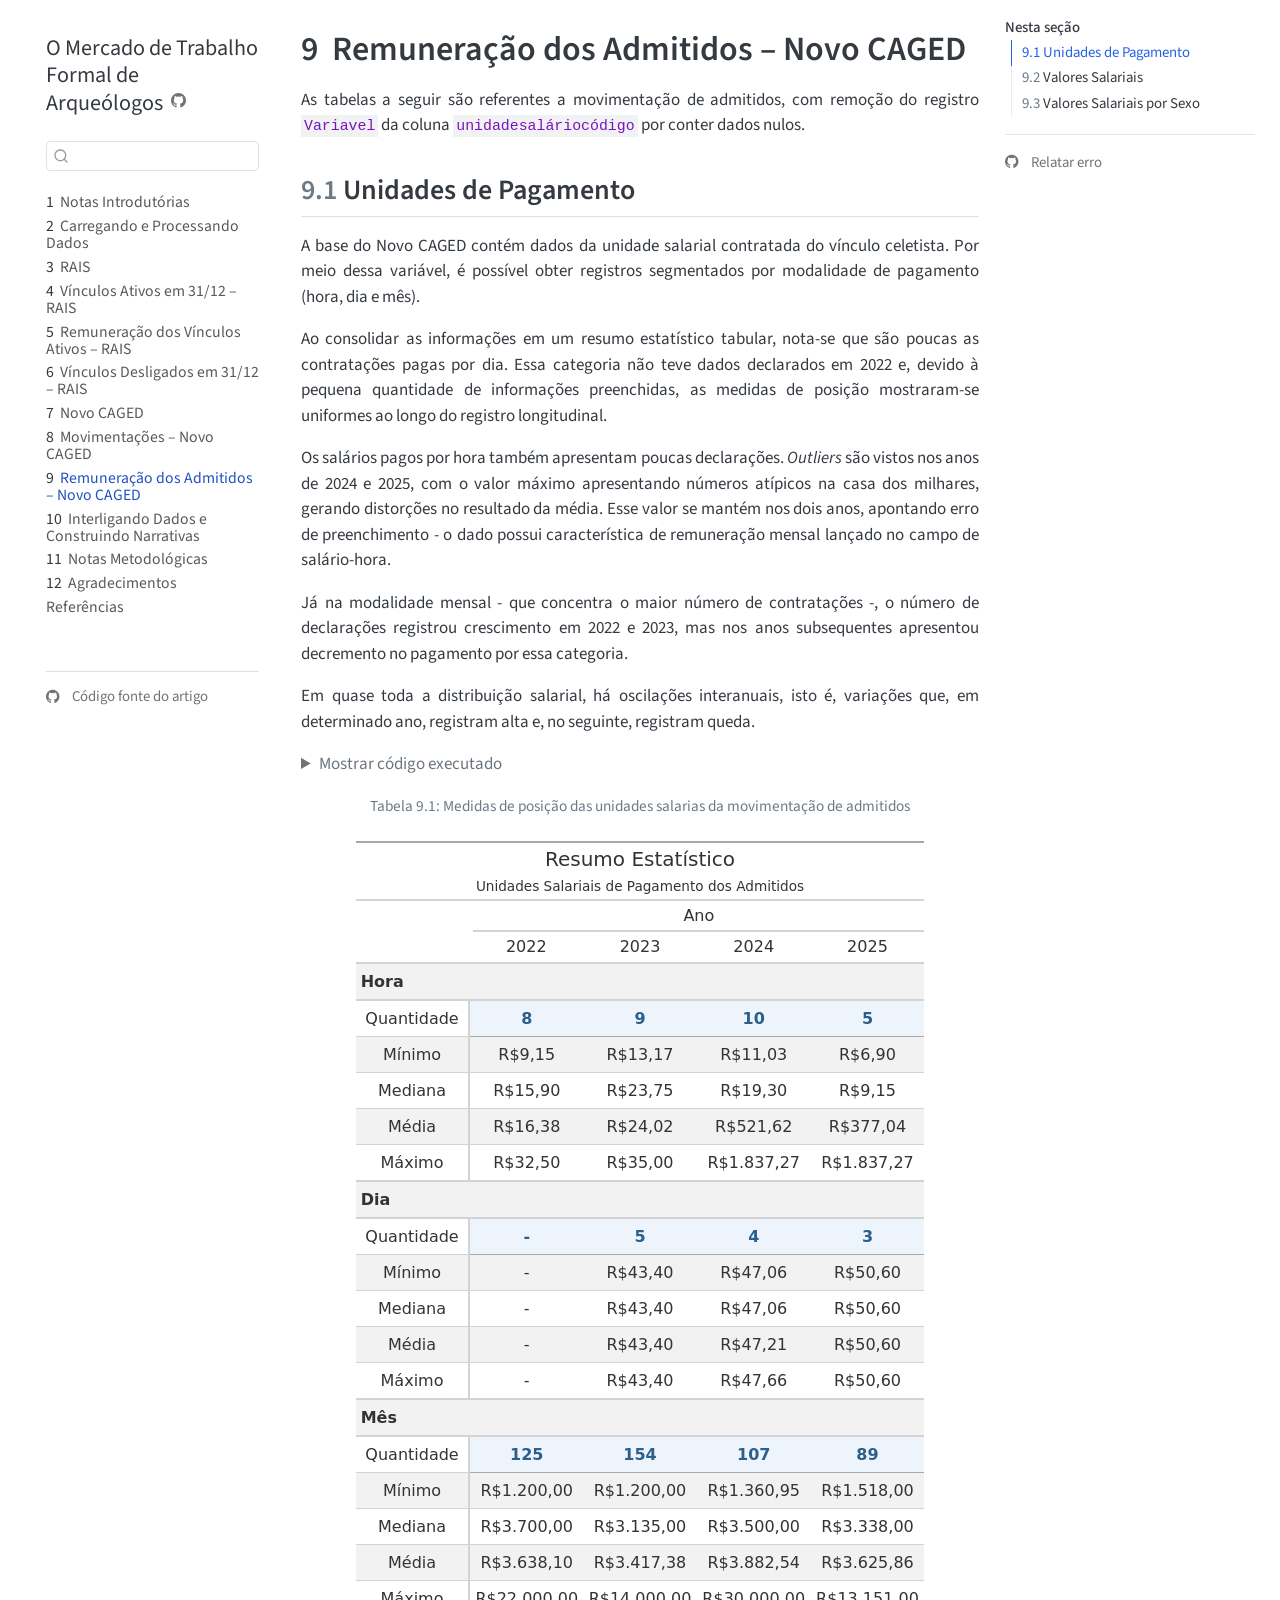
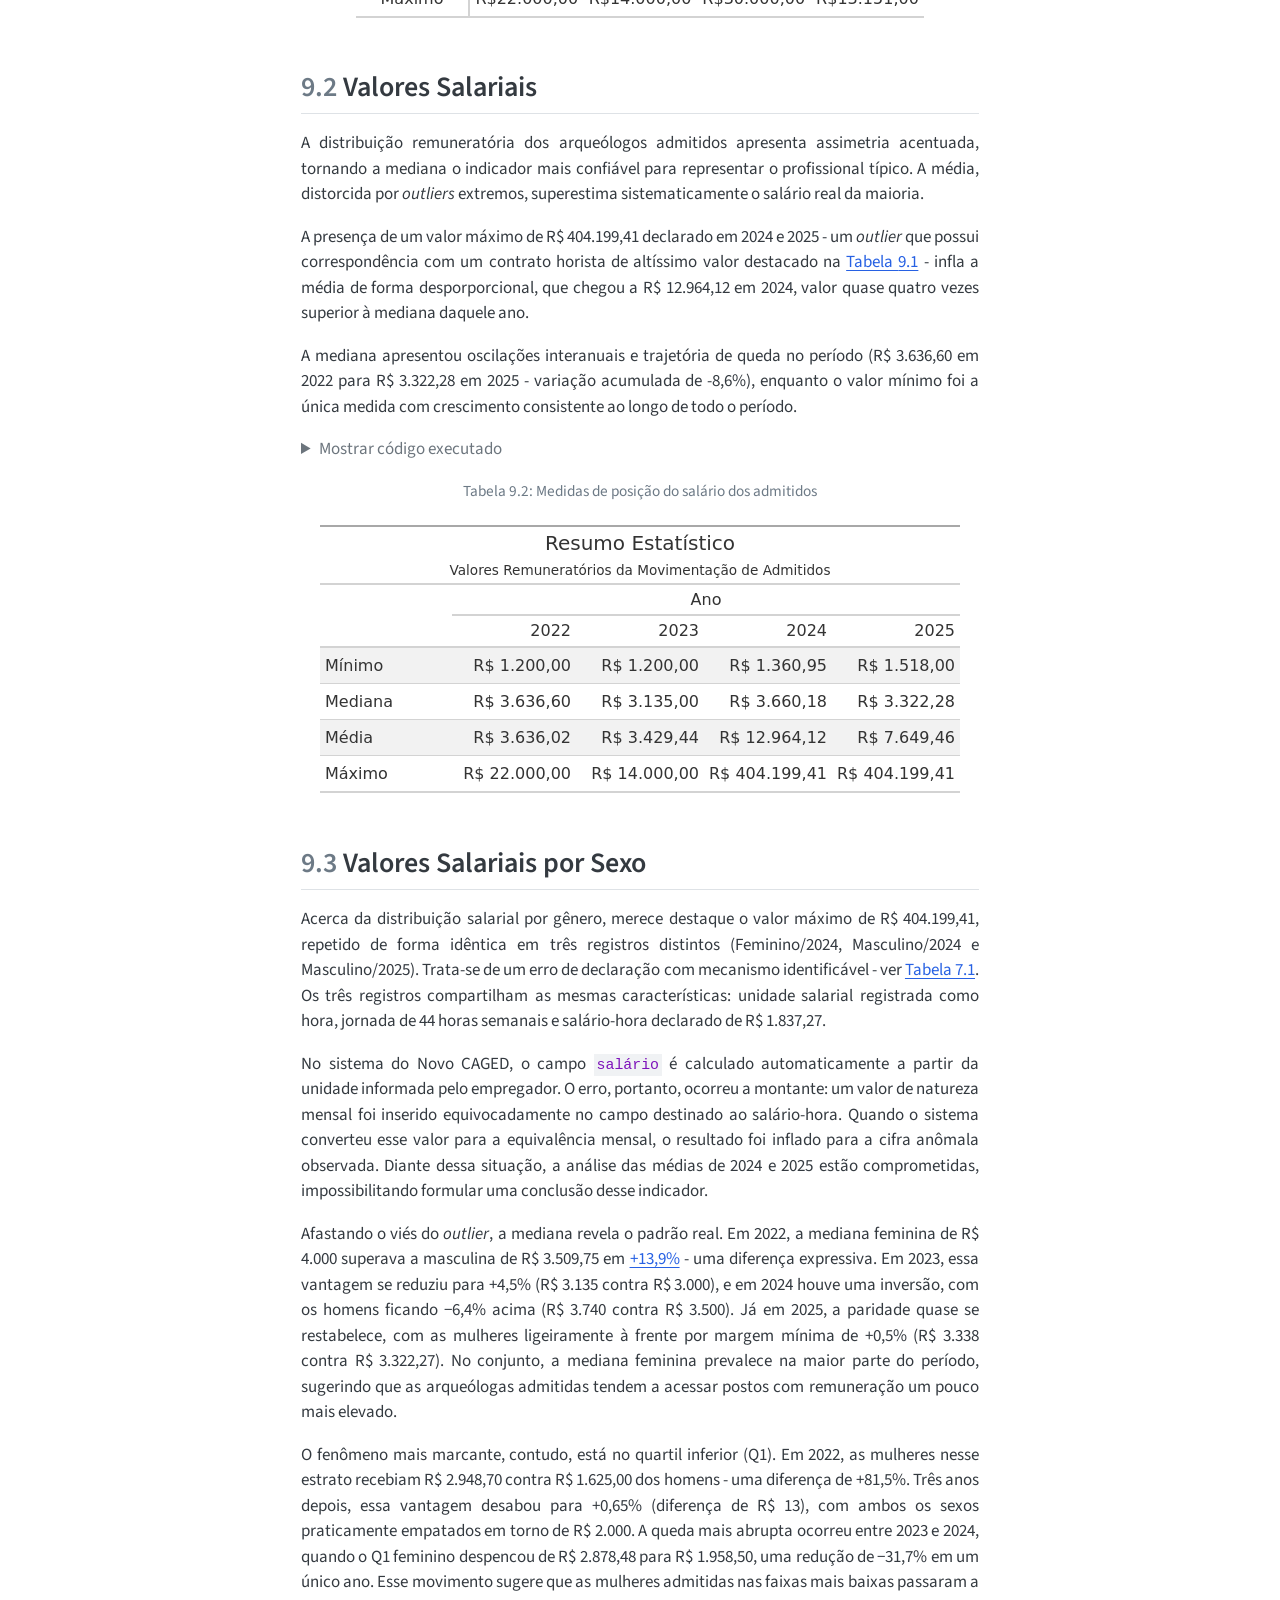
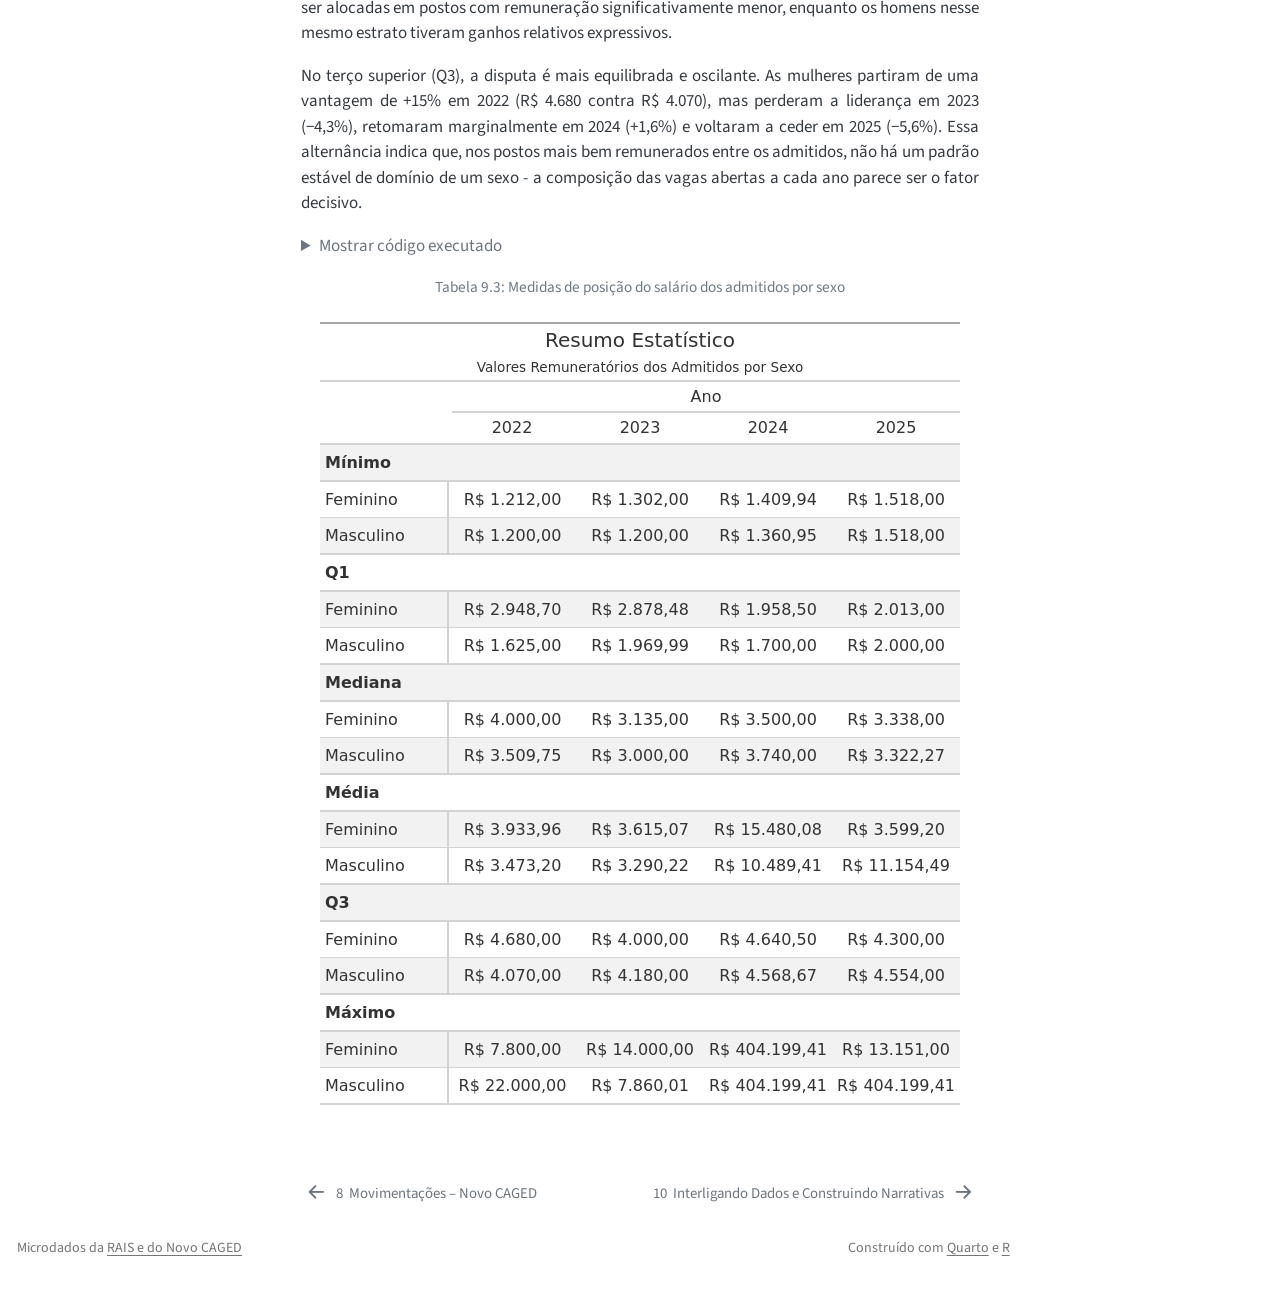
<file: docs/admitidos.html>
<!DOCTYPE html>
<html xmlns="http://www.w3.org/1999/xhtml" lang="pt-BR" xml:lang="pt-BR"><head>

<meta charset="utf-8">
<meta name="generator" content="quarto-1.8.27">

<meta name="viewport" content="width=device-width, initial-scale=1.0, user-scalable=yes">


<title>9&nbsp; Remuneração dos Admitidos – Novo CAGED – O Mercado de Trabalho Formal de Arqueólogos</title>
<style>
code{white-space: pre-wrap;}
span.smallcaps{font-variant: small-caps;}
div.columns{display: flex; gap: min(4vw, 1.5em);}
div.column{flex: auto; overflow-x: auto;}
div.hanging-indent{margin-left: 1.5em; text-indent: -1.5em;}
ul.task-list{list-style: none;}
ul.task-list li input[type="checkbox"] {
  width: 0.8em;
  margin: 0 0.8em 0.2em -1em; /* quarto-specific, see https://github.com/quarto-dev/quarto-cli/issues/4556 */ 
  vertical-align: middle;
}
/* CSS for syntax highlighting */
html { -webkit-text-size-adjust: 100%; }
pre > code.sourceCode { white-space: pre; position: relative; }
pre > code.sourceCode > span { display: inline-block; line-height: 1.25; }
pre > code.sourceCode > span:empty { height: 1.2em; }
.sourceCode { overflow: visible; }
code.sourceCode > span { color: inherit; text-decoration: inherit; }
div.sourceCode { margin: 1em 0; }
pre.sourceCode { margin: 0; }
@media screen {
div.sourceCode { overflow: auto; }
}
@media print {
pre > code.sourceCode { white-space: pre-wrap; }
pre > code.sourceCode > span { text-indent: -5em; padding-left: 5em; }
}
pre.numberSource code
  { counter-reset: source-line 0; }
pre.numberSource code > span
  { position: relative; left: -4em; counter-increment: source-line; }
pre.numberSource code > span > a:first-child::before
  { content: counter(source-line);
    position: relative; left: -1em; text-align: right; vertical-align: baseline;
    border: none; display: inline-block;
    -webkit-touch-callout: none; -webkit-user-select: none;
    -khtml-user-select: none; -moz-user-select: none;
    -ms-user-select: none; user-select: none;
    padding: 0 4px; width: 4em;
  }
pre.numberSource { margin-left: 3em;  padding-left: 4px; }
div.sourceCode
  {   }
@media screen {
pre > code.sourceCode > span > a:first-child::before { text-decoration: underline; }
}
/* CSS for citations */
div.csl-bib-body { }
div.csl-entry {
  clear: both;
  margin-bottom: 1em;
}
.hanging-indent div.csl-entry {
  margin-left:2em;
  text-indent:-2em;
}
div.csl-left-margin {
  min-width:2em;
  float:left;
}
div.csl-right-inline {
  margin-left:2em;
  padding-left:1em;
}
div.csl-indent {
  margin-left: 2em;
}</style>


<script src="site_libs/quarto-nav/quarto-nav.js"></script>
<script src="site_libs/quarto-nav/headroom.min.js"></script>
<script src="site_libs/clipboard/clipboard.min.js"></script>
<script src="site_libs/quarto-search/autocomplete.umd.js"></script>
<script src="site_libs/quarto-search/fuse.min.js"></script>
<script src="site_libs/quarto-search/quarto-search.js"></script>
<meta name="quarto:offset" content="./">
<link href="./narrativas.html" rel="next">
<link href="./movimentacoes.html" rel="prev">
<script src="site_libs/quarto-html/quarto.js" type="module"></script>
<script src="site_libs/quarto-html/tabsets/tabsets.js" type="module"></script>
<script src="site_libs/quarto-html/axe/axe-check.js" type="module"></script>
<script src="site_libs/quarto-html/popper.min.js"></script>
<script src="site_libs/quarto-html/tippy.umd.min.js"></script>
<script src="site_libs/quarto-html/anchor.min.js"></script>
<link href="site_libs/quarto-html/tippy.css" rel="stylesheet">
<link href="site_libs/quarto-html/quarto-syntax-highlighting-8b4baf804e461d9b72633f0de59a0cac.css" rel="stylesheet" id="quarto-text-highlighting-styles">
<script src="site_libs/bootstrap/bootstrap.min.js"></script>
<link href="site_libs/bootstrap/bootstrap-icons.css" rel="stylesheet">
<link href="site_libs/bootstrap/bootstrap-377ea77c6c8207fca55e2638f7d4a50d.min.css" rel="stylesheet" append-hash="true" id="quarto-bootstrap" data-mode="light">
<script id="quarto-search-options" type="application/json">{
  "location": "sidebar",
  "copy-button": false,
  "collapse-after": 3,
  "panel-placement": "start",
  "type": "textbox",
  "limit": 50,
  "keyboard-shortcut": [
    "f",
    "/",
    "s"
  ],
  "show-item-context": false,
  "language": {
    "search-no-results-text": "Nenhum resultado",
    "search-matching-documents-text": "documentos correspondentes",
    "search-copy-link-title": "Copiar link para a busca",
    "search-hide-matches-text": "Esconder correspondências adicionais",
    "search-more-match-text": "mais correspondência neste documento",
    "search-more-matches-text": "mais correspondências neste documento",
    "search-clear-button-title": "Limpar",
    "search-text-placeholder": "",
    "search-detached-cancel-button-title": "Cancelar",
    "search-submit-button-title": "Procurar",
    "search-label": "Procurar"
  }
}</script>


<link rel="stylesheet" href="styles.css">
</head>

<body class="nav-sidebar floating quarto-light">

<div id="quarto-search-results"></div>
  <header id="quarto-header" class="headroom fixed-top">
  <nav class="quarto-secondary-nav">
    <div class="container-fluid d-flex">
      <button type="button" class="quarto-btn-toggle btn" data-bs-toggle="collapse" role="button" data-bs-target=".quarto-sidebar-collapse-item" aria-controls="quarto-sidebar" aria-expanded="false" aria-label="Alternar barra lateral" onclick="if (window.quartoToggleHeadroom) { window.quartoToggleHeadroom(); }">
        <i class="bi bi-layout-text-sidebar-reverse"></i>
      </button>
        <nav class="quarto-page-breadcrumbs" aria-label="breadcrumb"><ol class="breadcrumb"><li class="breadcrumb-item"><a href="./admitidos.html"><span class="chapter-number">9</span>&nbsp; <span class="chapter-title">Remuneração dos Admitidos – Novo CAGED</span></a></li></ol></nav>
        <a class="flex-grow-1" role="navigation" data-bs-toggle="collapse" data-bs-target=".quarto-sidebar-collapse-item" aria-controls="quarto-sidebar" aria-expanded="false" aria-label="Alternar barra lateral" onclick="if (window.quartoToggleHeadroom) { window.quartoToggleHeadroom(); }">      
        </a>
      <button type="button" class="btn quarto-search-button" aria-label="Procurar" onclick="window.quartoOpenSearch();">
        <i class="bi bi-search"></i>
      </button>
    </div>
  </nav>
</header>
<!-- content -->
<div id="quarto-content" class="quarto-container page-columns page-rows-contents page-layout-article">
<!-- sidebar -->
  <nav id="quarto-sidebar" class="sidebar collapse collapse-horizontal quarto-sidebar-collapse-item sidebar-navigation floating overflow-auto">
    <div class="pt-lg-2 mt-2 text-left sidebar-header">
    <div class="sidebar-title mb-0 py-0">
      <a href="./">O Mercado de Trabalho Formal de Arqueólogos</a> 
        <div class="sidebar-tools-main">
    <a href="https://github.com/machadotm/Novos_Dados_MTE_Arqueo" title="Repositório dos dados tratados da RAIS e do Novo CAGED" class="quarto-navigation-tool px-1" aria-label="Repositório dos dados tratados da RAIS e do Novo CAGED"><i class="bi bi-github"></i></a>
    <a href="https://github.com/machadotm/dados_mte_rais_arqueo_22-24" title="Código fonte" class="quarto-navigation-tool px-1" aria-label="Código fonte"><i class="bi bi-github"></i></a>
</div>
    </div>
      </div>
        <div class="mt-2 flex-shrink-0 align-items-center">
        <div class="sidebar-search">
        <div id="quarto-search" class="" title="Procurar"></div>
        </div>
        </div>
    <div class="sidebar-menu-container"> 
    <ul class="list-unstyled mt-1">
        <li class="sidebar-item">
  <div class="sidebar-item-container"> 
  <a href="./index.html" class="sidebar-item-text sidebar-link">
 <span class="menu-text"><span class="chapter-number">1</span>&nbsp; <span class="chapter-title">Notas Introdutórias</span></span></a>
  </div>
</li>
        <li class="sidebar-item">
  <div class="sidebar-item-container"> 
  <a href="./dados.html" class="sidebar-item-text sidebar-link">
 <span class="menu-text"><span class="chapter-number">2</span>&nbsp; <span class="chapter-title">Carregando e Processando Dados</span></span></a>
  </div>
</li>
        <li class="sidebar-item">
  <div class="sidebar-item-container"> 
  <a href="./rais.html" class="sidebar-item-text sidebar-link">
 <span class="menu-text"><span class="chapter-number">3</span>&nbsp; <span class="chapter-title">RAIS</span></span></a>
  </div>
</li>
        <li class="sidebar-item">
  <div class="sidebar-item-container"> 
  <a href="./vinculos.html" class="sidebar-item-text sidebar-link">
 <span class="menu-text"><span class="chapter-number">4</span>&nbsp; <span class="chapter-title">Vínculos Ativos em 31/12 – RAIS</span></span></a>
  </div>
</li>
        <li class="sidebar-item">
  <div class="sidebar-item-container"> 
  <a href="./remuneracao.html" class="sidebar-item-text sidebar-link">
 <span class="menu-text"><span class="chapter-number">5</span>&nbsp; <span class="chapter-title">Remuneração dos Vínculos Ativos – RAIS</span></span></a>
  </div>
</li>
        <li class="sidebar-item">
  <div class="sidebar-item-container"> 
  <a href="./desligamentos.html" class="sidebar-item-text sidebar-link">
 <span class="menu-text"><span class="chapter-number">6</span>&nbsp; <span class="chapter-title">Vínculos Desligados em 31/12 – RAIS</span></span></a>
  </div>
</li>
        <li class="sidebar-item">
  <div class="sidebar-item-container"> 
  <a href="./caged.html" class="sidebar-item-text sidebar-link">
 <span class="menu-text"><span class="chapter-number">7</span>&nbsp; <span class="chapter-title">Novo CAGED</span></span></a>
  </div>
</li>
        <li class="sidebar-item">
  <div class="sidebar-item-container"> 
  <a href="./movimentacoes.html" class="sidebar-item-text sidebar-link">
 <span class="menu-text"><span class="chapter-number">8</span>&nbsp; <span class="chapter-title">Movimentações – Novo CAGED</span></span></a>
  </div>
</li>
        <li class="sidebar-item">
  <div class="sidebar-item-container"> 
  <a href="./admitidos.html" class="sidebar-item-text sidebar-link active">
 <span class="menu-text"><span class="chapter-number">9</span>&nbsp; <span class="chapter-title">Remuneração dos Admitidos – Novo CAGED</span></span></a>
  </div>
</li>
        <li class="sidebar-item">
  <div class="sidebar-item-container"> 
  <a href="./narrativas.html" class="sidebar-item-text sidebar-link">
 <span class="menu-text"><span class="chapter-number">10</span>&nbsp; <span class="chapter-title">Interligando Dados e Construindo Narrativas</span></span></a>
  </div>
</li>
        <li class="sidebar-item">
  <div class="sidebar-item-container"> 
  <a href="./notas.html" class="sidebar-item-text sidebar-link">
 <span class="menu-text"><span class="chapter-number">11</span>&nbsp; <span class="chapter-title">Notas Metodológicas</span></span></a>
  </div>
</li>
        <li class="sidebar-item">
  <div class="sidebar-item-container"> 
  <a href="./agradecimentos.html" class="sidebar-item-text sidebar-link">
 <span class="menu-text"><span class="chapter-number">12</span>&nbsp; <span class="chapter-title">Agradecimentos</span></span></a>
  </div>
</li>
        <li class="sidebar-item">
  <div class="sidebar-item-container"> 
  <a href="./referencias.html" class="sidebar-item-text sidebar-link">
 <span class="menu-text">Referências</span></a>
  </div>
</li>
    </ul>
    </div>
</nav>
<div id="quarto-sidebar-glass" class="quarto-sidebar-collapse-item" data-bs-toggle="collapse" data-bs-target=".quarto-sidebar-collapse-item"></div>
<!-- margin-sidebar -->
    <div id="quarto-margin-sidebar" class="sidebar margin-sidebar">
        <nav id="TOC" role="doc-toc" class="toc-active">
    <h2 id="toc-title">Nesta seção</h2>
   
  <ul>
  <li><a href="#unidades-de-pagamento" id="toc-unidades-de-pagamento" class="nav-link active" data-scroll-target="#unidades-de-pagamento"><span class="header-section-number">9.1</span> Unidades de Pagamento</a></li>
  <li><a href="#valores-salariais" id="toc-valores-salariais" class="nav-link" data-scroll-target="#valores-salariais"><span class="header-section-number">9.2</span> Valores Salariais</a></li>
  <li><a href="#valores-salariais-por-sexo" id="toc-valores-salariais-por-sexo" class="nav-link" data-scroll-target="#valores-salariais-por-sexo"><span class="header-section-number">9.3</span> Valores Salariais por Sexo</a></li>
  </ul>
<div class="toc-actions"><ul><li><a href="https://github.com/machadotm/dados_mte_rais_arqueo_22-24/blob/main/admitidos.qmd" class="toc-action"><i class="bi bi-github"></i>Código fonte do artigo</a></li><li><a href="https://github.com/machadotm/dados_mte_rais_arqueo_22-24/issues/new" class="toc-action"><i class="bi empty"></i>Relatar erro</a></li></ul></div></nav>
    </div>
<!-- main -->
<main class="content" id="quarto-document-content">

<header id="title-block-header" class="quarto-title-block default">
<div class="quarto-title">
<h1 class="title"><span class="chapter-number">9</span>&nbsp; <span class="chapter-title">Remuneração dos Admitidos – Novo CAGED</span></h1>
</div>



<div class="quarto-title-meta">

    
  
    
  </div>
  


</header>


<p>As tabelas a seguir são referentes a movimentação de admitidos, com remoção do registro <code>Variavel</code> da coluna <code>unidadesaláriocódigo</code> por conter dados nulos.</p>
<section id="unidades-de-pagamento" class="level2" data-number="9.1">
<h2 data-number="9.1" class="anchored" data-anchor-id="unidades-de-pagamento"><span class="header-section-number">9.1</span> Unidades de Pagamento</h2>
<p>A base do Novo CAGED contém dados da unidade salarial contratada do vínculo celetista. Por meio dessa variável, é possível obter registros segmentados por modalidade de pagamento (hora, dia e mês).</p>
<p>Ao consolidar as informações em um resumo estatístico tabular, nota-se que são poucas as contratações pagas por dia. Essa categoria não teve dados declarados em 2022 e, devido à pequena quantidade de informações preenchidas, as medidas de posição mostraram-se uniformes ao longo do registro longitudinal.</p>
<p>Os salários pagos por hora também apresentam poucas declarações. <em>Outliers</em> são vistos nos anos de 2024 e 2025, com o valor máximo apresentando números atípicos na casa dos milhares, gerando distorções no resultado da média. Esse valor se mantém nos dois anos, apontando erro de preenchimento - o dado possui característica de remuneração mensal lançado no campo de salário-hora.</p>
<p>Já na modalidade mensal - que concentra o maior número de contratações -, o número de declarações registrou crescimento em 2022 e 2023, mas nos anos subsequentes apresentou decremento no pagamento por essa categoria.</p>
<p>Em quase toda a distribuição salarial, há oscilações interanuais, isto é, variações que, em determinado ano, registram alta e, no seguinte, registram queda.</p>
<div class="cell">
<details class="code-fold">
<summary>Mostrar código executado</summary>
<div class="code-copy-outer-scaffold"><div class="sourceCode cell-code" id="cb1"><pre class="sourceCode r code-with-copy"><code class="sourceCode r"><span id="cb1-1"><a href="#cb1-1" aria-hidden="true" tabindex="-1"></a>resumo_unidades_salariais <span class="ot">&lt;-</span> Arqueo.CAGED<span class="fl">.2022</span>_2025 <span class="sc">%&gt;%</span> </span>
<span id="cb1-2"><a href="#cb1-2" aria-hidden="true" tabindex="-1"></a>  dplyr<span class="sc">::</span><span class="fu">filter</span>(anocompetênciamov <span class="sc">!=</span> <span class="st">"2021"</span>) <span class="sc">%&gt;%</span> </span>
<span id="cb1-3"><a href="#cb1-3" aria-hidden="true" tabindex="-1"></a>  dplyr<span class="sc">::</span><span class="fu">filter</span>(saldomovimentação <span class="sc">==</span> <span class="st">"Admitido"</span> <span class="sc">&amp;</span> unidadesaláriocódigo <span class="sc">!=</span> <span class="st">"Variavel"</span>) <span class="sc">%&gt;%</span> </span>
<span id="cb1-4"><a href="#cb1-4" aria-hidden="true" tabindex="-1"></a>  <span class="fu">mutate</span>(unidadesaláriocódigo <span class="ot">=</span> <span class="fu">factor</span>(unidadesaláriocódigo,</span>
<span id="cb1-5"><a href="#cb1-5" aria-hidden="true" tabindex="-1"></a>                                       <span class="at">levels =</span> <span class="fu">c</span>(<span class="st">"Hora"</span>, <span class="st">"Dia"</span>, <span class="st">"Mês"</span>))) <span class="sc">%&gt;%</span></span>
<span id="cb1-6"><a href="#cb1-6" aria-hidden="true" tabindex="-1"></a>  <span class="fu">group_by</span>(anocompetênciamov, unidadesaláriocódigo) <span class="sc">%&gt;%</span></span>
<span id="cb1-7"><a href="#cb1-7" aria-hidden="true" tabindex="-1"></a>  <span class="fu">summarise</span>(</span>
<span id="cb1-8"><a href="#cb1-8" aria-hidden="true" tabindex="-1"></a>    <span class="at">Quantidade =</span> <span class="fu">n</span>(),</span>
<span id="cb1-9"><a href="#cb1-9" aria-hidden="true" tabindex="-1"></a>    Mínimo     <span class="ot">=</span> <span class="fu">min</span>(valorsaláriofixo,    <span class="at">na.rm =</span> <span class="cn">TRUE</span>),</span>
<span id="cb1-10"><a href="#cb1-10" aria-hidden="true" tabindex="-1"></a>    <span class="at">Mediana    =</span> <span class="fu">median</span>(valorsaláriofixo, <span class="at">na.rm =</span> <span class="cn">TRUE</span>),</span>
<span id="cb1-11"><a href="#cb1-11" aria-hidden="true" tabindex="-1"></a>    Média      <span class="ot">=</span> <span class="fu">mean</span>(valorsaláriofixo,   <span class="at">na.rm =</span> <span class="cn">TRUE</span>),</span>
<span id="cb1-12"><a href="#cb1-12" aria-hidden="true" tabindex="-1"></a>    Máximo     <span class="ot">=</span> <span class="fu">max</span>(valorsaláriofixo,    <span class="at">na.rm =</span> <span class="cn">TRUE</span>),</span>
<span id="cb1-13"><a href="#cb1-13" aria-hidden="true" tabindex="-1"></a>    <span class="at">.groups =</span> <span class="st">"drop"</span>) <span class="sc">%&gt;%</span></span>
<span id="cb1-14"><a href="#cb1-14" aria-hidden="true" tabindex="-1"></a>  <span class="fu">arrange</span>(anocompetênciamov, unidadesaláriocódigo) <span class="sc">%&gt;%</span></span>
<span id="cb1-15"><a href="#cb1-15" aria-hidden="true" tabindex="-1"></a>  <span class="fu">pivot_longer</span>(</span>
<span id="cb1-16"><a href="#cb1-16" aria-hidden="true" tabindex="-1"></a>    <span class="at">cols      =</span> <span class="fu">c</span>(Quantidade, Mínimo, Mediana, Média, Máximo),</span>
<span id="cb1-17"><a href="#cb1-17" aria-hidden="true" tabindex="-1"></a>    <span class="at">names_to  =</span> <span class="st">"Estatística"</span>,</span>
<span id="cb1-18"><a href="#cb1-18" aria-hidden="true" tabindex="-1"></a>    <span class="at">values_to =</span> <span class="st">"Valor"</span>) <span class="sc">%&gt;%</span></span>
<span id="cb1-19"><a href="#cb1-19" aria-hidden="true" tabindex="-1"></a>  <span class="fu">mutate</span>(Estatística <span class="ot">=</span> <span class="fu">factor</span>(Estatística,</span>
<span id="cb1-20"><a href="#cb1-20" aria-hidden="true" tabindex="-1"></a>                              <span class="at">levels =</span> <span class="fu">c</span>(<span class="st">"Quantidade"</span>, <span class="st">"Mínimo"</span>, <span class="st">"Mediana"</span>,</span>
<span id="cb1-21"><a href="#cb1-21" aria-hidden="true" tabindex="-1"></a>                                         <span class="st">"Média"</span>, <span class="st">"Máximo"</span>))) <span class="sc">%&gt;%</span></span>
<span id="cb1-22"><a href="#cb1-22" aria-hidden="true" tabindex="-1"></a>  <span class="fu">pivot_wider</span>(</span>
<span id="cb1-23"><a href="#cb1-23" aria-hidden="true" tabindex="-1"></a>    <span class="at">names_from  =</span> anocompetênciamov,</span>
<span id="cb1-24"><a href="#cb1-24" aria-hidden="true" tabindex="-1"></a>    <span class="at">values_from =</span> Valor) <span class="sc">%&gt;%</span></span>
<span id="cb1-25"><a href="#cb1-25" aria-hidden="true" tabindex="-1"></a>  <span class="fu">arrange</span>(unidadesaláriocódigo, Estatística)</span>
<span id="cb1-26"><a href="#cb1-26" aria-hidden="true" tabindex="-1"></a></span>
<span id="cb1-27"><a href="#cb1-27" aria-hidden="true" tabindex="-1"></a>colunas_anos <span class="ot">&lt;-</span> resumo_unidades_salariais <span class="sc">%&gt;%</span></span>
<span id="cb1-28"><a href="#cb1-28" aria-hidden="true" tabindex="-1"></a>  <span class="fu">select</span>(<span class="fu">where</span>(is.numeric)) <span class="sc">%&gt;%</span></span>
<span id="cb1-29"><a href="#cb1-29" aria-hidden="true" tabindex="-1"></a>  <span class="fu">names</span>()</span>
<span id="cb1-30"><a href="#cb1-30" aria-hidden="true" tabindex="-1"></a></span>
<span id="cb1-31"><a href="#cb1-31" aria-hidden="true" tabindex="-1"></a>linhas_qtd <span class="ot">&lt;-</span> <span class="fu">which</span>(resumo_unidades_salariais<span class="sc">$</span>Estatística <span class="sc">==</span> <span class="st">"Quantidade"</span>)</span>
<span id="cb1-32"><a href="#cb1-32" aria-hidden="true" tabindex="-1"></a></span>
<span id="cb1-33"><a href="#cb1-33" aria-hidden="true" tabindex="-1"></a>linhas_monetario <span class="ot">&lt;-</span> <span class="fu">which</span>(resumo_unidades_salariais<span class="sc">$</span>Estatística <span class="sc">!=</span> <span class="st">"Quantidade"</span>)</span>
<span id="cb1-34"><a href="#cb1-34" aria-hidden="true" tabindex="-1"></a></span>
<span id="cb1-35"><a href="#cb1-35" aria-hidden="true" tabindex="-1"></a>tabela_unidades_salariais <span class="ot">&lt;-</span> resumo_unidades_salariais <span class="sc">%&gt;%</span></span>
<span id="cb1-36"><a href="#cb1-36" aria-hidden="true" tabindex="-1"></a>  <span class="fu">gt</span>(<span class="at">rowname_col   =</span> <span class="st">"Estatística"</span>,</span>
<span id="cb1-37"><a href="#cb1-37" aria-hidden="true" tabindex="-1"></a>     <span class="at">groupname_col =</span> <span class="st">"unidadesaláriocódigo"</span>) <span class="sc">%&gt;%</span></span>
<span id="cb1-38"><a href="#cb1-38" aria-hidden="true" tabindex="-1"></a>  <span class="fu">tab_header</span>(</span>
<span id="cb1-39"><a href="#cb1-39" aria-hidden="true" tabindex="-1"></a>    <span class="at">title    =</span> <span class="st">"Resumo Estatístico"</span>,</span>
<span id="cb1-40"><a href="#cb1-40" aria-hidden="true" tabindex="-1"></a>    <span class="at">subtitle =</span> <span class="st">"Unidades Salariais de Pagamento dos Admitidos"</span>) <span class="sc">%&gt;%</span></span>
<span id="cb1-41"><a href="#cb1-41" aria-hidden="true" tabindex="-1"></a>  <span class="fu">tab_spanner</span>(</span>
<span id="cb1-42"><a href="#cb1-42" aria-hidden="true" tabindex="-1"></a>    <span class="at">label   =</span> <span class="st">"Ano"</span>,</span>
<span id="cb1-43"><a href="#cb1-43" aria-hidden="true" tabindex="-1"></a>    <span class="at">columns =</span> <span class="fu">all_of</span>(colunas_anos)) <span class="sc">%&gt;%</span></span>
<span id="cb1-44"><a href="#cb1-44" aria-hidden="true" tabindex="-1"></a>  </span>
<span id="cb1-45"><a href="#cb1-45" aria-hidden="true" tabindex="-1"></a>  <span class="fu">fmt_number</span>(</span>
<span id="cb1-46"><a href="#cb1-46" aria-hidden="true" tabindex="-1"></a>    <span class="at">columns  =</span> <span class="fu">all_of</span>(colunas_anos),</span>
<span id="cb1-47"><a href="#cb1-47" aria-hidden="true" tabindex="-1"></a>    <span class="at">rows     =</span> Estatística <span class="sc">%in%</span> <span class="fu">c</span>(<span class="st">"Mínimo"</span>, <span class="st">"Mediana"</span>, <span class="st">"Média"</span>, <span class="st">"Máximo"</span>),</span>
<span id="cb1-48"><a href="#cb1-48" aria-hidden="true" tabindex="-1"></a>    <span class="at">decimals =</span> <span class="dv">2</span>,</span>
<span id="cb1-49"><a href="#cb1-49" aria-hidden="true" tabindex="-1"></a>    <span class="at">sep_mark =</span> <span class="st">"."</span>,</span>
<span id="cb1-50"><a href="#cb1-50" aria-hidden="true" tabindex="-1"></a>    <span class="at">dec_mark =</span> <span class="st">","</span>) <span class="sc">%&gt;%</span></span>
<span id="cb1-51"><a href="#cb1-51" aria-hidden="true" tabindex="-1"></a>  <span class="fu">fmt_currency</span>(</span>
<span id="cb1-52"><a href="#cb1-52" aria-hidden="true" tabindex="-1"></a>    <span class="at">columns  =</span> <span class="fu">all_of</span>(colunas_anos),</span>
<span id="cb1-53"><a href="#cb1-53" aria-hidden="true" tabindex="-1"></a>    <span class="at">rows     =</span> Estatística <span class="sc">%in%</span> <span class="fu">c</span>(<span class="st">"Mínimo"</span>, <span class="st">"Mediana"</span>, <span class="st">"Média"</span>, <span class="st">"Máximo"</span>),</span>
<span id="cb1-54"><a href="#cb1-54" aria-hidden="true" tabindex="-1"></a>    <span class="at">currency =</span> <span class="st">"BRL"</span>,</span>
<span id="cb1-55"><a href="#cb1-55" aria-hidden="true" tabindex="-1"></a>    <span class="at">decimals =</span> <span class="dv">2</span>,</span>
<span id="cb1-56"><a href="#cb1-56" aria-hidden="true" tabindex="-1"></a>    <span class="at">sep_mark =</span> <span class="st">"."</span>,</span>
<span id="cb1-57"><a href="#cb1-57" aria-hidden="true" tabindex="-1"></a>    <span class="at">dec_mark =</span> <span class="st">","</span>) <span class="sc">%&gt;%</span></span>
<span id="cb1-58"><a href="#cb1-58" aria-hidden="true" tabindex="-1"></a>  </span>
<span id="cb1-59"><a href="#cb1-59" aria-hidden="true" tabindex="-1"></a>  <span class="fu">fmt_integer</span>(</span>
<span id="cb1-60"><a href="#cb1-60" aria-hidden="true" tabindex="-1"></a>    <span class="at">columns  =</span> <span class="fu">all_of</span>(colunas_anos),</span>
<span id="cb1-61"><a href="#cb1-61" aria-hidden="true" tabindex="-1"></a>    <span class="at">rows     =</span> Estatística <span class="sc">==</span> <span class="st">"Quantidade"</span>,</span>
<span id="cb1-62"><a href="#cb1-62" aria-hidden="true" tabindex="-1"></a>    <span class="at">sep_mark =</span> <span class="st">"."</span>) <span class="sc">%&gt;%</span></span>
<span id="cb1-63"><a href="#cb1-63" aria-hidden="true" tabindex="-1"></a>  <span class="fu">cols_align</span>(<span class="at">align =</span> <span class="st">"center"</span>, <span class="at">columns =</span> <span class="fu">all_of</span>(colunas_anos)) <span class="sc">%&gt;%</span></span>
<span id="cb1-64"><a href="#cb1-64" aria-hidden="true" tabindex="-1"></a>  </span>
<span id="cb1-65"><a href="#cb1-65" aria-hidden="true" tabindex="-1"></a>  <span class="fu">tab_style</span>(</span>
<span id="cb1-66"><a href="#cb1-66" aria-hidden="true" tabindex="-1"></a>    <span class="at">style     =</span> <span class="fu">cell_text</span>(<span class="at">weight =</span> <span class="st">"bold"</span>),</span>
<span id="cb1-67"><a href="#cb1-67" aria-hidden="true" tabindex="-1"></a>    <span class="at">locations =</span> <span class="fu">cells_row_groups</span>()) <span class="sc">%&gt;%</span></span>
<span id="cb1-68"><a href="#cb1-68" aria-hidden="true" tabindex="-1"></a>  </span>
<span id="cb1-69"><a href="#cb1-69" aria-hidden="true" tabindex="-1"></a>  <span class="fu">tab_style</span>(</span>
<span id="cb1-70"><a href="#cb1-70" aria-hidden="true" tabindex="-1"></a>    <span class="at">style =</span> <span class="fu">list</span>(</span>
<span id="cb1-71"><a href="#cb1-71" aria-hidden="true" tabindex="-1"></a>      <span class="fu">cell_text</span>(<span class="at">weight =</span> <span class="st">"bold"</span>, <span class="at">color =</span> <span class="st">"#2c5f8a"</span>),</span>
<span id="cb1-72"><a href="#cb1-72" aria-hidden="true" tabindex="-1"></a>      <span class="fu">cell_fill</span>(<span class="at">color =</span> <span class="st">"#eef4fb"</span>)),</span>
<span id="cb1-73"><a href="#cb1-73" aria-hidden="true" tabindex="-1"></a>    <span class="at">locations =</span> <span class="fu">cells_body</span>(</span>
<span id="cb1-74"><a href="#cb1-74" aria-hidden="true" tabindex="-1"></a>      <span class="at">columns =</span> <span class="fu">all_of</span>(colunas_anos),</span>
<span id="cb1-75"><a href="#cb1-75" aria-hidden="true" tabindex="-1"></a>      <span class="at">rows    =</span> Estatística <span class="sc">==</span> <span class="st">"Quantidade"</span>)) <span class="sc">%&gt;%</span></span>
<span id="cb1-76"><a href="#cb1-76" aria-hidden="true" tabindex="-1"></a>  </span>
<span id="cb1-77"><a href="#cb1-77" aria-hidden="true" tabindex="-1"></a>  <span class="fu">tab_style</span>(</span>
<span id="cb1-78"><a href="#cb1-78" aria-hidden="true" tabindex="-1"></a>    <span class="at">style =</span> <span class="fu">cell_borders</span>(</span>
<span id="cb1-79"><a href="#cb1-79" aria-hidden="true" tabindex="-1"></a>      <span class="at">sides  =</span> <span class="st">"bottom"</span>,</span>
<span id="cb1-80"><a href="#cb1-80" aria-hidden="true" tabindex="-1"></a>      <span class="at">color  =</span> <span class="st">"#aaaaaa"</span>,</span>
<span id="cb1-81"><a href="#cb1-81" aria-hidden="true" tabindex="-1"></a>      <span class="at">weight =</span> <span class="fu">px</span>(<span class="fl">1.5</span>)),</span>
<span id="cb1-82"><a href="#cb1-82" aria-hidden="true" tabindex="-1"></a>    <span class="at">locations =</span> <span class="fu">cells_body</span>(<span class="at">rows =</span> Estatística <span class="sc">==</span> <span class="st">"Quantidade"</span>)) <span class="sc">%&gt;%</span></span>
<span id="cb1-83"><a href="#cb1-83" aria-hidden="true" tabindex="-1"></a>  <span class="fu">sub_missing</span>(</span>
<span id="cb1-84"><a href="#cb1-84" aria-hidden="true" tabindex="-1"></a>    <span class="at">columns      =</span> <span class="fu">all_of</span>(colunas_anos),</span>
<span id="cb1-85"><a href="#cb1-85" aria-hidden="true" tabindex="-1"></a>    <span class="at">missing_text =</span> <span class="st">"-"</span>)</span>
<span id="cb1-86"><a href="#cb1-86" aria-hidden="true" tabindex="-1"></a></span>
<span id="cb1-87"><a href="#cb1-87" aria-hidden="true" tabindex="-1"></a>tabela_unidades_salariais</span></code></pre></div><button title="Copiar para a área de transferência" class="code-copy-button"><i class="bi"></i></button></div>
</details>
<div id="tbl-resumo-estatistico-unidades-salario" class="cell quarto-float quarto-figure quarto-figure-center anchored">
<figure class="quarto-float quarto-float-tbl figure">
<figcaption class="quarto-float-caption-top quarto-float-caption quarto-float-tbl" id="tbl-resumo-estatistico-unidades-salario-caption-0ceaefa1-69ba-4598-a22c-09a6ac19f8ca">
Tabela&nbsp;9.1: Medidas de posição das unidades salarias da movimentação de admitidos
</figcaption>
<div aria-describedby="tbl-resumo-estatistico-unidades-salario-caption-0ceaefa1-69ba-4598-a22c-09a6ac19f8ca">
<div class="cell-output-display">
<div id="rrdclzmmfi" style="padding-left:0px;padding-right:0px;padding-top:10px;padding-bottom:10px;overflow-x:auto;overflow-y:auto;width:auto;height:auto;">
<style>#rrdclzmmfi table {
  font-family: system-ui, 'Segoe UI', Roboto, Helvetica, Arial, sans-serif, 'Apple Color Emoji', 'Segoe UI Emoji', 'Segoe UI Symbol', 'Noto Color Emoji';
  -webkit-font-smoothing: antialiased;
  -moz-osx-font-smoothing: grayscale;
}

#rrdclzmmfi thead, #rrdclzmmfi tbody, #rrdclzmmfi tfoot, #rrdclzmmfi tr, #rrdclzmmfi td, #rrdclzmmfi th {
  border-style: none;
}

#rrdclzmmfi p {
  margin: 0;
  padding: 0;
}

#rrdclzmmfi .gt_table {
  display: table;
  border-collapse: collapse;
  line-height: normal;
  margin-left: auto;
  margin-right: auto;
  color: #333333;
  font-size: 16px;
  font-weight: normal;
  font-style: normal;
  background-color: #FFFFFF;
  width: auto;
  border-top-style: solid;
  border-top-width: 2px;
  border-top-color: #A8A8A8;
  border-right-style: none;
  border-right-width: 2px;
  border-right-color: #D3D3D3;
  border-bottom-style: solid;
  border-bottom-width: 2px;
  border-bottom-color: #A8A8A8;
  border-left-style: none;
  border-left-width: 2px;
  border-left-color: #D3D3D3;
}

#rrdclzmmfi .gt_caption {
  padding-top: 4px;
  padding-bottom: 4px;
}

#rrdclzmmfi .gt_title {
  color: #333333;
  font-size: 125%;
  font-weight: initial;
  padding-top: 4px;
  padding-bottom: 4px;
  padding-left: 5px;
  padding-right: 5px;
  border-bottom-color: #FFFFFF;
  border-bottom-width: 0;
}

#rrdclzmmfi .gt_subtitle {
  color: #333333;
  font-size: 85%;
  font-weight: initial;
  padding-top: 3px;
  padding-bottom: 5px;
  padding-left: 5px;
  padding-right: 5px;
  border-top-color: #FFFFFF;
  border-top-width: 0;
}

#rrdclzmmfi .gt_heading {
  background-color: #FFFFFF;
  text-align: center;
  border-bottom-color: #FFFFFF;
  border-left-style: none;
  border-left-width: 1px;
  border-left-color: #D3D3D3;
  border-right-style: none;
  border-right-width: 1px;
  border-right-color: #D3D3D3;
}

#rrdclzmmfi .gt_bottom_border {
  border-bottom-style: solid;
  border-bottom-width: 2px;
  border-bottom-color: #D3D3D3;
}

#rrdclzmmfi .gt_col_headings {
  border-top-style: solid;
  border-top-width: 2px;
  border-top-color: #D3D3D3;
  border-bottom-style: solid;
  border-bottom-width: 2px;
  border-bottom-color: #D3D3D3;
  border-left-style: none;
  border-left-width: 1px;
  border-left-color: #D3D3D3;
  border-right-style: none;
  border-right-width: 1px;
  border-right-color: #D3D3D3;
}

#rrdclzmmfi .gt_col_heading {
  color: #333333;
  background-color: #FFFFFF;
  font-size: 100%;
  font-weight: normal;
  text-transform: inherit;
  border-left-style: none;
  border-left-width: 1px;
  border-left-color: #D3D3D3;
  border-right-style: none;
  border-right-width: 1px;
  border-right-color: #D3D3D3;
  vertical-align: bottom;
  padding-top: 5px;
  padding-bottom: 6px;
  padding-left: 5px;
  padding-right: 5px;
  overflow-x: hidden;
}

#rrdclzmmfi .gt_column_spanner_outer {
  color: #333333;
  background-color: #FFFFFF;
  font-size: 100%;
  font-weight: normal;
  text-transform: inherit;
  padding-top: 0;
  padding-bottom: 0;
  padding-left: 4px;
  padding-right: 4px;
}

#rrdclzmmfi .gt_column_spanner_outer:first-child {
  padding-left: 0;
}

#rrdclzmmfi .gt_column_spanner_outer:last-child {
  padding-right: 0;
}

#rrdclzmmfi .gt_column_spanner {
  border-bottom-style: solid;
  border-bottom-width: 2px;
  border-bottom-color: #D3D3D3;
  vertical-align: bottom;
  padding-top: 5px;
  padding-bottom: 5px;
  overflow-x: hidden;
  display: inline-block;
  width: 100%;
}

#rrdclzmmfi .gt_spanner_row {
  border-bottom-style: hidden;
}

#rrdclzmmfi .gt_group_heading {
  padding-top: 8px;
  padding-bottom: 8px;
  padding-left: 5px;
  padding-right: 5px;
  color: #333333;
  background-color: #FFFFFF;
  font-size: 100%;
  font-weight: initial;
  text-transform: inherit;
  border-top-style: solid;
  border-top-width: 2px;
  border-top-color: #D3D3D3;
  border-bottom-style: solid;
  border-bottom-width: 2px;
  border-bottom-color: #D3D3D3;
  border-left-style: none;
  border-left-width: 1px;
  border-left-color: #D3D3D3;
  border-right-style: none;
  border-right-width: 1px;
  border-right-color: #D3D3D3;
  vertical-align: middle;
  text-align: left;
}

#rrdclzmmfi .gt_empty_group_heading {
  padding: 0.5px;
  color: #333333;
  background-color: #FFFFFF;
  font-size: 100%;
  font-weight: initial;
  border-top-style: solid;
  border-top-width: 2px;
  border-top-color: #D3D3D3;
  border-bottom-style: solid;
  border-bottom-width: 2px;
  border-bottom-color: #D3D3D3;
  vertical-align: middle;
}

#rrdclzmmfi .gt_from_md > :first-child {
  margin-top: 0;
}

#rrdclzmmfi .gt_from_md > :last-child {
  margin-bottom: 0;
}

#rrdclzmmfi .gt_row {
  padding-top: 8px;
  padding-bottom: 8px;
  padding-left: 5px;
  padding-right: 5px;
  margin: 10px;
  border-top-style: solid;
  border-top-width: 1px;
  border-top-color: #D3D3D3;
  border-left-style: none;
  border-left-width: 1px;
  border-left-color: #D3D3D3;
  border-right-style: none;
  border-right-width: 1px;
  border-right-color: #D3D3D3;
  vertical-align: middle;
  overflow-x: hidden;
}

#rrdclzmmfi .gt_stub {
  color: #333333;
  background-color: #FFFFFF;
  font-size: 100%;
  font-weight: initial;
  text-transform: inherit;
  border-right-style: solid;
  border-right-width: 2px;
  border-right-color: #D3D3D3;
  padding-left: 5px;
  padding-right: 5px;
}

#rrdclzmmfi .gt_stub_row_group {
  color: #333333;
  background-color: #FFFFFF;
  font-size: 100%;
  font-weight: initial;
  text-transform: inherit;
  border-right-style: solid;
  border-right-width: 2px;
  border-right-color: #D3D3D3;
  padding-left: 5px;
  padding-right: 5px;
  vertical-align: top;
}

#rrdclzmmfi .gt_row_group_first td {
  border-top-width: 2px;
}

#rrdclzmmfi .gt_row_group_first th {
  border-top-width: 2px;
}

#rrdclzmmfi .gt_summary_row {
  color: #333333;
  background-color: #FFFFFF;
  text-transform: inherit;
  padding-top: 8px;
  padding-bottom: 8px;
  padding-left: 5px;
  padding-right: 5px;
}

#rrdclzmmfi .gt_first_summary_row {
  border-top-style: solid;
  border-top-color: #D3D3D3;
}

#rrdclzmmfi .gt_first_summary_row.thick {
  border-top-width: 2px;
}

#rrdclzmmfi .gt_last_summary_row {
  padding-top: 8px;
  padding-bottom: 8px;
  padding-left: 5px;
  padding-right: 5px;
  border-bottom-style: solid;
  border-bottom-width: 2px;
  border-bottom-color: #D3D3D3;
}

#rrdclzmmfi .gt_grand_summary_row {
  color: #333333;
  background-color: #FFFFFF;
  text-transform: inherit;
  padding-top: 8px;
  padding-bottom: 8px;
  padding-left: 5px;
  padding-right: 5px;
}

#rrdclzmmfi .gt_first_grand_summary_row {
  padding-top: 8px;
  padding-bottom: 8px;
  padding-left: 5px;
  padding-right: 5px;
  border-top-style: double;
  border-top-width: 6px;
  border-top-color: #D3D3D3;
}

#rrdclzmmfi .gt_last_grand_summary_row_top {
  padding-top: 8px;
  padding-bottom: 8px;
  padding-left: 5px;
  padding-right: 5px;
  border-bottom-style: double;
  border-bottom-width: 6px;
  border-bottom-color: #D3D3D3;
}

#rrdclzmmfi .gt_striped {
  background-color: rgba(128, 128, 128, 0.05);
}

#rrdclzmmfi .gt_table_body {
  border-top-style: solid;
  border-top-width: 2px;
  border-top-color: #D3D3D3;
  border-bottom-style: solid;
  border-bottom-width: 2px;
  border-bottom-color: #D3D3D3;
}

#rrdclzmmfi .gt_footnotes {
  color: #333333;
  background-color: #FFFFFF;
  border-bottom-style: none;
  border-bottom-width: 2px;
  border-bottom-color: #D3D3D3;
  border-left-style: none;
  border-left-width: 2px;
  border-left-color: #D3D3D3;
  border-right-style: none;
  border-right-width: 2px;
  border-right-color: #D3D3D3;
}

#rrdclzmmfi .gt_footnote {
  margin: 0px;
  font-size: 90%;
  padding-top: 4px;
  padding-bottom: 4px;
  padding-left: 5px;
  padding-right: 5px;
}

#rrdclzmmfi .gt_sourcenotes {
  color: #333333;
  background-color: #FFFFFF;
  border-bottom-style: none;
  border-bottom-width: 2px;
  border-bottom-color: #D3D3D3;
  border-left-style: none;
  border-left-width: 2px;
  border-left-color: #D3D3D3;
  border-right-style: none;
  border-right-width: 2px;
  border-right-color: #D3D3D3;
}

#rrdclzmmfi .gt_sourcenote {
  font-size: 90%;
  padding-top: 4px;
  padding-bottom: 4px;
  padding-left: 5px;
  padding-right: 5px;
}

#rrdclzmmfi .gt_left {
  text-align: left;
}

#rrdclzmmfi .gt_center {
  text-align: center;
}

#rrdclzmmfi .gt_right {
  text-align: right;
  font-variant-numeric: tabular-nums;
}

#rrdclzmmfi .gt_font_normal {
  font-weight: normal;
}

#rrdclzmmfi .gt_font_bold {
  font-weight: bold;
}

#rrdclzmmfi .gt_font_italic {
  font-style: italic;
}

#rrdclzmmfi .gt_super {
  font-size: 65%;
}

#rrdclzmmfi .gt_footnote_marks {
  font-size: 75%;
  vertical-align: 0.4em;
  position: initial;
}

#rrdclzmmfi .gt_asterisk {
  font-size: 100%;
  vertical-align: 0;
}

#rrdclzmmfi .gt_indent_1 {
  text-indent: 5px;
}

#rrdclzmmfi .gt_indent_2 {
  text-indent: 10px;
}

#rrdclzmmfi .gt_indent_3 {
  text-indent: 15px;
}

#rrdclzmmfi .gt_indent_4 {
  text-indent: 20px;
}

#rrdclzmmfi .gt_indent_5 {
  text-indent: 25px;
}

#rrdclzmmfi .katex-display {
  display: inline-flex !important;
  margin-bottom: 0.75em !important;
}

#rrdclzmmfi div.Reactable > div.rt-table > div.rt-thead > div.rt-tr.rt-tr-group-header > div.rt-th-group:after {
  height: 0px !important;
}
</style>

<table class="gt_table do-not-create-environment cell caption-top table table-sm table-striped small" data-quarto-bootstrap="false">
<colgroup>
<col style="width: 20%">
<col style="width: 20%">
<col style="width: 20%">
<col style="width: 20%">
<col style="width: 20%">
</colgroup>
<thead>
<tr class="gt_heading header">
<td colspan="5" class="gt_heading gt_title gt_font_normal">Resumo Estatístico</td>
</tr>
<tr class="gt_heading even">
<td colspan="5" class="gt_heading gt_subtitle gt_font_normal gt_bottom_border">Unidades Salariais de Pagamento dos Admitidos</td>
</tr>
<tr class="gt_col_headings gt_spanner_row header">
<th rowspan="2" id="a::stub" class="gt_col_heading gt_columns_bottom_border gt_left" data-quarto-table-cell-role="th" scope="col"></th>
<th colspan="4" id="Ano" class="gt_center gt_columns_top_border gt_column_spanner_outer" data-quarto-table-cell-role="th" scope="colgroup"><div class="gt_column_spanner">
Ano
</div></th>
</tr>
<tr class="gt_col_headings even">
<th id="a2022" class="gt_col_heading gt_columns_bottom_border gt_center" data-quarto-table-cell-role="th" scope="col">2022</th>
<th id="a2023" class="gt_col_heading gt_columns_bottom_border gt_center" data-quarto-table-cell-role="th" scope="col">2023</th>
<th id="a2024" class="gt_col_heading gt_columns_bottom_border gt_center" data-quarto-table-cell-role="th" scope="col">2024</th>
<th id="a2025" class="gt_col_heading gt_columns_bottom_border gt_center" data-quarto-table-cell-role="th" scope="col">2025</th>
</tr>
</thead>
<tbody class="gt_table_body">
<tr class="gt_group_heading_row odd">
<th colspan="5" id="Hora" class="gt_group_heading" data-quarto-table-cell-role="th" style="font-weight: bold" scope="colgroup">Hora</th>
</tr>
<tr class="gt_row_group_first even">
<th id="stub_1_1" class="gt_row gt_center gt_stub" data-quarto-table-cell-role="th" scope="row">Quantidade</th>
<td class="gt_row gt_center" headers="Hora stub_1_1 2022" style="color: #2C5F8A; font-weight: bold; background-color: #EEF4FB; border-bottom-width: 1.5px; border-bottom-style: solid; border-bottom-color: #aaaaaa">8</td>
<td class="gt_row gt_center" headers="Hora stub_1_1 2023" style="color: #2C5F8A; font-weight: bold; background-color: #EEF4FB; border-bottom-width: 1.5px; border-bottom-style: solid; border-bottom-color: #aaaaaa">9</td>
<td class="gt_row gt_center" headers="Hora stub_1_1 2024" style="color: #2C5F8A; font-weight: bold; background-color: #EEF4FB; border-bottom-width: 1.5px; border-bottom-style: solid; border-bottom-color: #aaaaaa">10</td>
<td class="gt_row gt_center" headers="Hora stub_1_1 2025" style="color: #2C5F8A; font-weight: bold; background-color: #EEF4FB; border-bottom-width: 1.5px; border-bottom-style: solid; border-bottom-color: #aaaaaa">5</td>
</tr>
<tr class="odd">
<th id="stub_1_2" class="gt_row gt_center gt_stub" data-quarto-table-cell-role="th" scope="row">Mínimo</th>
<td class="gt_row gt_center" headers="Hora stub_1_2 2022">R$9,15</td>
<td class="gt_row gt_center" headers="Hora stub_1_2 2023">R$13,17</td>
<td class="gt_row gt_center" headers="Hora stub_1_2 2024">R$11,03</td>
<td class="gt_row gt_center" headers="Hora stub_1_2 2025">R$6,90</td>
</tr>
<tr class="even">
<th id="stub_1_3" class="gt_row gt_center gt_stub" data-quarto-table-cell-role="th" scope="row">Mediana</th>
<td class="gt_row gt_center" headers="Hora stub_1_3 2022">R$15,90</td>
<td class="gt_row gt_center" headers="Hora stub_1_3 2023">R$23,75</td>
<td class="gt_row gt_center" headers="Hora stub_1_3 2024">R$19,30</td>
<td class="gt_row gt_center" headers="Hora stub_1_3 2025">R$9,15</td>
</tr>
<tr class="odd">
<th id="stub_1_4" class="gt_row gt_center gt_stub" data-quarto-table-cell-role="th" scope="row">Média</th>
<td class="gt_row gt_center" headers="Hora stub_1_4 2022">R$16,38</td>
<td class="gt_row gt_center" headers="Hora stub_1_4 2023">R$24,02</td>
<td class="gt_row gt_center" headers="Hora stub_1_4 2024">R$521,62</td>
<td class="gt_row gt_center" headers="Hora stub_1_4 2025">R$377,04</td>
</tr>
<tr class="even">
<th id="stub_1_5" class="gt_row gt_center gt_stub" data-quarto-table-cell-role="th" scope="row">Máximo</th>
<td class="gt_row gt_center" headers="Hora stub_1_5 2022">R$32,50</td>
<td class="gt_row gt_center" headers="Hora stub_1_5 2023">R$35,00</td>
<td class="gt_row gt_center" headers="Hora stub_1_5 2024">R$1.837,27</td>
<td class="gt_row gt_center" headers="Hora stub_1_5 2025">R$1.837,27</td>
</tr>
<tr class="gt_group_heading_row odd">
<th colspan="5" id="Dia" class="gt_group_heading" data-quarto-table-cell-role="th" style="font-weight: bold" scope="colgroup">Dia</th>
</tr>
<tr class="gt_row_group_first even">
<th id="stub_1_6" class="gt_row gt_center gt_stub" data-quarto-table-cell-role="th" scope="row">Quantidade</th>
<td class="gt_row gt_center" headers="Dia stub_1_6 2022" style="color: #2C5F8A; font-weight: bold; background-color: #EEF4FB; border-bottom-width: 1.5px; border-bottom-style: solid; border-bottom-color: #aaaaaa">-</td>
<td class="gt_row gt_center" headers="Dia stub_1_6 2023" style="color: #2C5F8A; font-weight: bold; background-color: #EEF4FB; border-bottom-width: 1.5px; border-bottom-style: solid; border-bottom-color: #aaaaaa">5</td>
<td class="gt_row gt_center" headers="Dia stub_1_6 2024" style="color: #2C5F8A; font-weight: bold; background-color: #EEF4FB; border-bottom-width: 1.5px; border-bottom-style: solid; border-bottom-color: #aaaaaa">4</td>
<td class="gt_row gt_center" headers="Dia stub_1_6 2025" style="color: #2C5F8A; font-weight: bold; background-color: #EEF4FB; border-bottom-width: 1.5px; border-bottom-style: solid; border-bottom-color: #aaaaaa">3</td>
</tr>
<tr class="odd">
<th id="stub_1_7" class="gt_row gt_center gt_stub" data-quarto-table-cell-role="th" scope="row">Mínimo</th>
<td class="gt_row gt_center" headers="Dia stub_1_7 2022">-</td>
<td class="gt_row gt_center" headers="Dia stub_1_7 2023">R$43,40</td>
<td class="gt_row gt_center" headers="Dia stub_1_7 2024">R$47,06</td>
<td class="gt_row gt_center" headers="Dia stub_1_7 2025">R$50,60</td>
</tr>
<tr class="even">
<th id="stub_1_8" class="gt_row gt_center gt_stub" data-quarto-table-cell-role="th" scope="row">Mediana</th>
<td class="gt_row gt_center" headers="Dia stub_1_8 2022">-</td>
<td class="gt_row gt_center" headers="Dia stub_1_8 2023">R$43,40</td>
<td class="gt_row gt_center" headers="Dia stub_1_8 2024">R$47,06</td>
<td class="gt_row gt_center" headers="Dia stub_1_8 2025">R$50,60</td>
</tr>
<tr class="odd">
<th id="stub_1_9" class="gt_row gt_center gt_stub" data-quarto-table-cell-role="th" scope="row">Média</th>
<td class="gt_row gt_center" headers="Dia stub_1_9 2022">-</td>
<td class="gt_row gt_center" headers="Dia stub_1_9 2023">R$43,40</td>
<td class="gt_row gt_center" headers="Dia stub_1_9 2024">R$47,21</td>
<td class="gt_row gt_center" headers="Dia stub_1_9 2025">R$50,60</td>
</tr>
<tr class="even">
<th id="stub_1_10" class="gt_row gt_center gt_stub" data-quarto-table-cell-role="th" scope="row">Máximo</th>
<td class="gt_row gt_center" headers="Dia stub_1_10 2022">-</td>
<td class="gt_row gt_center" headers="Dia stub_1_10 2023">R$43,40</td>
<td class="gt_row gt_center" headers="Dia stub_1_10 2024">R$47,66</td>
<td class="gt_row gt_center" headers="Dia stub_1_10 2025">R$50,60</td>
</tr>
<tr class="gt_group_heading_row odd">
<th colspan="5" id="Mês" class="gt_group_heading" data-quarto-table-cell-role="th" style="font-weight: bold" scope="colgroup">Mês</th>
</tr>
<tr class="gt_row_group_first even">
<th id="stub_1_11" class="gt_row gt_center gt_stub" data-quarto-table-cell-role="th" scope="row">Quantidade</th>
<td class="gt_row gt_center" headers="Mês stub_1_11 2022" style="color: #2C5F8A; font-weight: bold; background-color: #EEF4FB; border-bottom-width: 1.5px; border-bottom-style: solid; border-bottom-color: #aaaaaa">125</td>
<td class="gt_row gt_center" headers="Mês stub_1_11 2023" style="color: #2C5F8A; font-weight: bold; background-color: #EEF4FB; border-bottom-width: 1.5px; border-bottom-style: solid; border-bottom-color: #aaaaaa">154</td>
<td class="gt_row gt_center" headers="Mês stub_1_11 2024" style="color: #2C5F8A; font-weight: bold; background-color: #EEF4FB; border-bottom-width: 1.5px; border-bottom-style: solid; border-bottom-color: #aaaaaa">107</td>
<td class="gt_row gt_center" headers="Mês stub_1_11 2025" style="color: #2C5F8A; font-weight: bold; background-color: #EEF4FB; border-bottom-width: 1.5px; border-bottom-style: solid; border-bottom-color: #aaaaaa">89</td>
</tr>
<tr class="odd">
<th id="stub_1_12" class="gt_row gt_center gt_stub" data-quarto-table-cell-role="th" scope="row">Mínimo</th>
<td class="gt_row gt_center" headers="Mês stub_1_12 2022">R$1.200,00</td>
<td class="gt_row gt_center" headers="Mês stub_1_12 2023">R$1.200,00</td>
<td class="gt_row gt_center" headers="Mês stub_1_12 2024">R$1.360,95</td>
<td class="gt_row gt_center" headers="Mês stub_1_12 2025">R$1.518,00</td>
</tr>
<tr class="even">
<th id="stub_1_13" class="gt_row gt_center gt_stub" data-quarto-table-cell-role="th" scope="row">Mediana</th>
<td class="gt_row gt_center" headers="Mês stub_1_13 2022">R$3.700,00</td>
<td class="gt_row gt_center" headers="Mês stub_1_13 2023">R$3.135,00</td>
<td class="gt_row gt_center" headers="Mês stub_1_13 2024">R$3.500,00</td>
<td class="gt_row gt_center" headers="Mês stub_1_13 2025">R$3.338,00</td>
</tr>
<tr class="odd">
<th id="stub_1_14" class="gt_row gt_center gt_stub" data-quarto-table-cell-role="th" scope="row">Média</th>
<td class="gt_row gt_center" headers="Mês stub_1_14 2022">R$3.638,10</td>
<td class="gt_row gt_center" headers="Mês stub_1_14 2023">R$3.417,38</td>
<td class="gt_row gt_center" headers="Mês stub_1_14 2024">R$3.882,54</td>
<td class="gt_row gt_center" headers="Mês stub_1_14 2025">R$3.625,86</td>
</tr>
<tr class="even">
<th id="stub_1_15" class="gt_row gt_center gt_stub" data-quarto-table-cell-role="th" scope="row">Máximo</th>
<td class="gt_row gt_center" headers="Mês stub_1_15 2022">R$22.000,00</td>
<td class="gt_row gt_center" headers="Mês stub_1_15 2023">R$14.000,00</td>
<td class="gt_row gt_center" headers="Mês stub_1_15 2024">R$30.000,00</td>
<td class="gt_row gt_center" headers="Mês stub_1_15 2025">R$13.151,00</td>
</tr>
</tbody>
</table>

</div>
</div>
</div>
</figure>
</div>
</div>
</section>
<section id="valores-salariais" class="level2" data-number="9.2">
<h2 data-number="9.2" class="anchored" data-anchor-id="valores-salariais"><span class="header-section-number">9.2</span> Valores Salariais</h2>
<p>A distribuição remuneratória dos arqueólogos admitidos apresenta assimetria acentuada, tornando a mediana o indicador mais confiável para representar o profissional típico. A média, distorcida por <em>outliers</em> extremos, superestima sistematicamente o salário real da maioria.</p>
<p>A presença de um valor máximo de R$ 404.199,41 declarado em 2024 e 2025 - um <em>outlier</em> que possui correspondência com um contrato horista de altíssimo valor destacado na <a href="#tbl-resumo-estatistico-unidades-salario" class="quarto-xref">Tabela&nbsp;<span>9.1</span></a> - infla a média de forma desporporcional, que chegou a R$ 12.964,12 em 2024, valor quase quatro vezes superior à mediana daquele ano.</p>
<p>A mediana apresentou oscilações interanuais e trajetória de queda no período (R$ 3.636,60 em 2022 para R$ 3.322,28 em 2025 - variação acumulada de -8,6%), enquanto o valor mínimo foi a única medida com crescimento consistente ao longo de todo o período.</p>
<div class="cell">
<details class="code-fold">
<summary>Mostrar código executado</summary>
<div class="code-copy-outer-scaffold"><div class="sourceCode cell-code" id="cb2"><pre class="sourceCode r code-with-copy"><code class="sourceCode r"><span id="cb2-1"><a href="#cb2-1" aria-hidden="true" tabindex="-1"></a>resumo_remunera_caged <span class="ot">&lt;-</span> Arqueo.CAGED<span class="fl">.2022</span>_2025 <span class="sc">%&gt;%</span> </span>
<span id="cb2-2"><a href="#cb2-2" aria-hidden="true" tabindex="-1"></a>     dplyr<span class="sc">::</span><span class="fu">filter</span>(anocompetênciamov <span class="sc">!=</span> <span class="st">"2021"</span>) <span class="sc">%&gt;%</span></span>
<span id="cb2-3"><a href="#cb2-3" aria-hidden="true" tabindex="-1"></a>     dplyr<span class="sc">::</span><span class="fu">filter</span>(saldomovimentação <span class="sc">==</span> <span class="st">"Admitido"</span> <span class="sc">&amp;</span> unidadesaláriocódigo <span class="sc">!=</span> <span class="st">"Variavel"</span>) <span class="sc">%&gt;%</span> </span>
<span id="cb2-4"><a href="#cb2-4" aria-hidden="true" tabindex="-1"></a>     <span class="fu">group_by</span>(anocompetênciamov) <span class="sc">%&gt;%</span></span>
<span id="cb2-5"><a href="#cb2-5" aria-hidden="true" tabindex="-1"></a>     <span class="fu">summarise</span>(</span>
<span id="cb2-6"><a href="#cb2-6" aria-hidden="true" tabindex="-1"></a>       Mínimo <span class="ot">=</span> <span class="fu">min</span>(salário, <span class="at">na.rm =</span> <span class="cn">TRUE</span>),</span>
<span id="cb2-7"><a href="#cb2-7" aria-hidden="true" tabindex="-1"></a>       <span class="at">Mediana =</span> <span class="fu">median</span>(salário, <span class="at">na.rm =</span> <span class="cn">TRUE</span>),</span>
<span id="cb2-8"><a href="#cb2-8" aria-hidden="true" tabindex="-1"></a>       Média <span class="ot">=</span> <span class="fu">mean</span>(salário, <span class="at">na.rm =</span> <span class="cn">TRUE</span>),</span>
<span id="cb2-9"><a href="#cb2-9" aria-hidden="true" tabindex="-1"></a>       Máximo <span class="ot">=</span> <span class="fu">max</span>(salário, <span class="at">na.rm =</span> <span class="cn">TRUE</span>)) <span class="sc">%&gt;%</span></span>
<span id="cb2-10"><a href="#cb2-10" aria-hidden="true" tabindex="-1"></a>      <span class="fu">mutate</span>(<span class="fu">across</span>(<span class="fu">where</span>(is.numeric), <span class="sc">~</span> <span class="fu">round</span>(., <span class="dv">2</span>)))</span>
<span id="cb2-11"><a href="#cb2-11" aria-hidden="true" tabindex="-1"></a></span>
<span id="cb2-12"><a href="#cb2-12" aria-hidden="true" tabindex="-1"></a>tabela_remunera_caged <span class="ot">&lt;-</span> resumo_remunera_caged <span class="sc">%&gt;%</span></span>
<span id="cb2-13"><a href="#cb2-13" aria-hidden="true" tabindex="-1"></a>  <span class="fu">pivot_longer</span>(<span class="sc">-</span>anocompetênciamov, <span class="at">names_to =</span> <span class="st">"Estatística"</span>, <span class="at">values_to =</span> <span class="st">"Valor"</span>) <span class="sc">%&gt;%</span></span>
<span id="cb2-14"><a href="#cb2-14" aria-hidden="true" tabindex="-1"></a>  <span class="fu">pivot_wider</span>(<span class="at">names_from =</span> anocompetênciamov, <span class="at">values_from =</span> Valor)</span>
<span id="cb2-15"><a href="#cb2-15" aria-hidden="true" tabindex="-1"></a></span>
<span id="cb2-16"><a href="#cb2-16" aria-hidden="true" tabindex="-1"></a>tabela_remunera_caged2 <span class="ot">&lt;-</span> tabela_remunera_caged <span class="sc">%&gt;%</span></span>
<span id="cb2-17"><a href="#cb2-17" aria-hidden="true" tabindex="-1"></a>  <span class="fu">gt</span>() <span class="sc">%&gt;%</span></span>
<span id="cb2-18"><a href="#cb2-18" aria-hidden="true" tabindex="-1"></a>  <span class="fu">tab_header</span>(</span>
<span id="cb2-19"><a href="#cb2-19" aria-hidden="true" tabindex="-1"></a>    <span class="at">title =</span> <span class="st">"Resumo Estatístico"</span>,</span>
<span id="cb2-20"><a href="#cb2-20" aria-hidden="true" tabindex="-1"></a>    <span class="at">subtitle =</span> <span class="st">"Valores Remuneratórios da Movimentação de Admitidos"</span></span>
<span id="cb2-21"><a href="#cb2-21" aria-hidden="true" tabindex="-1"></a>  ) <span class="sc">%&gt;%</span></span>
<span id="cb2-22"><a href="#cb2-22" aria-hidden="true" tabindex="-1"></a>  <span class="fu">fmt_number</span>(<span class="at">columns =</span> <span class="fu">where</span>(is.numeric), <span class="at">decimals =</span> <span class="dv">2</span>, </span>
<span id="cb2-23"><a href="#cb2-23" aria-hidden="true" tabindex="-1"></a>             <span class="at">sep_mark =</span> <span class="st">"."</span>, <span class="at">dec_mark =</span> <span class="st">","</span>, <span class="at">pattern =</span> <span class="st">"R$ {x}"</span>) <span class="sc">%&gt;%</span></span>
<span id="cb2-24"><a href="#cb2-24" aria-hidden="true" tabindex="-1"></a>  <span class="fu">cols_label</span>(</span>
<span id="cb2-25"><a href="#cb2-25" aria-hidden="true" tabindex="-1"></a>    Estatística <span class="ot">=</span> <span class="st">""</span></span>
<span id="cb2-26"><a href="#cb2-26" aria-hidden="true" tabindex="-1"></a>  ) <span class="sc">%&gt;%</span></span>
<span id="cb2-27"><a href="#cb2-27" aria-hidden="true" tabindex="-1"></a>  <span class="fu">tab_spanner</span>(</span>
<span id="cb2-28"><a href="#cb2-28" aria-hidden="true" tabindex="-1"></a>    <span class="at">label =</span> <span class="st">"Ano"</span>,</span>
<span id="cb2-29"><a href="#cb2-29" aria-hidden="true" tabindex="-1"></a>    <span class="at">columns =</span> <span class="fu">where</span>(is.numeric))</span>
<span id="cb2-30"><a href="#cb2-30" aria-hidden="true" tabindex="-1"></a></span>
<span id="cb2-31"><a href="#cb2-31" aria-hidden="true" tabindex="-1"></a>tabela_remunera_caged2</span></code></pre></div><button title="Copiar para a área de transferência" class="code-copy-button"><i class="bi"></i></button></div>
</details>
<div id="tbl-resumo-estatistico-remunera-admitidos" class="cell quarto-float quarto-figure quarto-figure-center anchored">
<figure class="quarto-float quarto-float-tbl figure">
<figcaption class="quarto-float-caption-top quarto-float-caption quarto-float-tbl" id="tbl-resumo-estatistico-remunera-admitidos-caption-0ceaefa1-69ba-4598-a22c-09a6ac19f8ca">
Tabela&nbsp;9.2: Medidas de posição do salário dos admitidos
</figcaption>
<div aria-describedby="tbl-resumo-estatistico-remunera-admitidos-caption-0ceaefa1-69ba-4598-a22c-09a6ac19f8ca">
<div class="cell-output-display">
<div id="rxkliffohv" style="padding-left:0px;padding-right:0px;padding-top:10px;padding-bottom:10px;overflow-x:auto;overflow-y:auto;width:auto;height:auto;">
<style>#rxkliffohv table {
  font-family: system-ui, 'Segoe UI', Roboto, Helvetica, Arial, sans-serif, 'Apple Color Emoji', 'Segoe UI Emoji', 'Segoe UI Symbol', 'Noto Color Emoji';
  -webkit-font-smoothing: antialiased;
  -moz-osx-font-smoothing: grayscale;
}

#rxkliffohv thead, #rxkliffohv tbody, #rxkliffohv tfoot, #rxkliffohv tr, #rxkliffohv td, #rxkliffohv th {
  border-style: none;
}

#rxkliffohv p {
  margin: 0;
  padding: 0;
}

#rxkliffohv .gt_table {
  display: table;
  border-collapse: collapse;
  line-height: normal;
  margin-left: auto;
  margin-right: auto;
  color: #333333;
  font-size: 16px;
  font-weight: normal;
  font-style: normal;
  background-color: #FFFFFF;
  width: auto;
  border-top-style: solid;
  border-top-width: 2px;
  border-top-color: #A8A8A8;
  border-right-style: none;
  border-right-width: 2px;
  border-right-color: #D3D3D3;
  border-bottom-style: solid;
  border-bottom-width: 2px;
  border-bottom-color: #A8A8A8;
  border-left-style: none;
  border-left-width: 2px;
  border-left-color: #D3D3D3;
}

#rxkliffohv .gt_caption {
  padding-top: 4px;
  padding-bottom: 4px;
}

#rxkliffohv .gt_title {
  color: #333333;
  font-size: 125%;
  font-weight: initial;
  padding-top: 4px;
  padding-bottom: 4px;
  padding-left: 5px;
  padding-right: 5px;
  border-bottom-color: #FFFFFF;
  border-bottom-width: 0;
}

#rxkliffohv .gt_subtitle {
  color: #333333;
  font-size: 85%;
  font-weight: initial;
  padding-top: 3px;
  padding-bottom: 5px;
  padding-left: 5px;
  padding-right: 5px;
  border-top-color: #FFFFFF;
  border-top-width: 0;
}

#rxkliffohv .gt_heading {
  background-color: #FFFFFF;
  text-align: center;
  border-bottom-color: #FFFFFF;
  border-left-style: none;
  border-left-width: 1px;
  border-left-color: #D3D3D3;
  border-right-style: none;
  border-right-width: 1px;
  border-right-color: #D3D3D3;
}

#rxkliffohv .gt_bottom_border {
  border-bottom-style: solid;
  border-bottom-width: 2px;
  border-bottom-color: #D3D3D3;
}

#rxkliffohv .gt_col_headings {
  border-top-style: solid;
  border-top-width: 2px;
  border-top-color: #D3D3D3;
  border-bottom-style: solid;
  border-bottom-width: 2px;
  border-bottom-color: #D3D3D3;
  border-left-style: none;
  border-left-width: 1px;
  border-left-color: #D3D3D3;
  border-right-style: none;
  border-right-width: 1px;
  border-right-color: #D3D3D3;
}

#rxkliffohv .gt_col_heading {
  color: #333333;
  background-color: #FFFFFF;
  font-size: 100%;
  font-weight: normal;
  text-transform: inherit;
  border-left-style: none;
  border-left-width: 1px;
  border-left-color: #D3D3D3;
  border-right-style: none;
  border-right-width: 1px;
  border-right-color: #D3D3D3;
  vertical-align: bottom;
  padding-top: 5px;
  padding-bottom: 6px;
  padding-left: 5px;
  padding-right: 5px;
  overflow-x: hidden;
}

#rxkliffohv .gt_column_spanner_outer {
  color: #333333;
  background-color: #FFFFFF;
  font-size: 100%;
  font-weight: normal;
  text-transform: inherit;
  padding-top: 0;
  padding-bottom: 0;
  padding-left: 4px;
  padding-right: 4px;
}

#rxkliffohv .gt_column_spanner_outer:first-child {
  padding-left: 0;
}

#rxkliffohv .gt_column_spanner_outer:last-child {
  padding-right: 0;
}

#rxkliffohv .gt_column_spanner {
  border-bottom-style: solid;
  border-bottom-width: 2px;
  border-bottom-color: #D3D3D3;
  vertical-align: bottom;
  padding-top: 5px;
  padding-bottom: 5px;
  overflow-x: hidden;
  display: inline-block;
  width: 100%;
}

#rxkliffohv .gt_spanner_row {
  border-bottom-style: hidden;
}

#rxkliffohv .gt_group_heading {
  padding-top: 8px;
  padding-bottom: 8px;
  padding-left: 5px;
  padding-right: 5px;
  color: #333333;
  background-color: #FFFFFF;
  font-size: 100%;
  font-weight: initial;
  text-transform: inherit;
  border-top-style: solid;
  border-top-width: 2px;
  border-top-color: #D3D3D3;
  border-bottom-style: solid;
  border-bottom-width: 2px;
  border-bottom-color: #D3D3D3;
  border-left-style: none;
  border-left-width: 1px;
  border-left-color: #D3D3D3;
  border-right-style: none;
  border-right-width: 1px;
  border-right-color: #D3D3D3;
  vertical-align: middle;
  text-align: left;
}

#rxkliffohv .gt_empty_group_heading {
  padding: 0.5px;
  color: #333333;
  background-color: #FFFFFF;
  font-size: 100%;
  font-weight: initial;
  border-top-style: solid;
  border-top-width: 2px;
  border-top-color: #D3D3D3;
  border-bottom-style: solid;
  border-bottom-width: 2px;
  border-bottom-color: #D3D3D3;
  vertical-align: middle;
}

#rxkliffohv .gt_from_md > :first-child {
  margin-top: 0;
}

#rxkliffohv .gt_from_md > :last-child {
  margin-bottom: 0;
}

#rxkliffohv .gt_row {
  padding-top: 8px;
  padding-bottom: 8px;
  padding-left: 5px;
  padding-right: 5px;
  margin: 10px;
  border-top-style: solid;
  border-top-width: 1px;
  border-top-color: #D3D3D3;
  border-left-style: none;
  border-left-width: 1px;
  border-left-color: #D3D3D3;
  border-right-style: none;
  border-right-width: 1px;
  border-right-color: #D3D3D3;
  vertical-align: middle;
  overflow-x: hidden;
}

#rxkliffohv .gt_stub {
  color: #333333;
  background-color: #FFFFFF;
  font-size: 100%;
  font-weight: initial;
  text-transform: inherit;
  border-right-style: solid;
  border-right-width: 2px;
  border-right-color: #D3D3D3;
  padding-left: 5px;
  padding-right: 5px;
}

#rxkliffohv .gt_stub_row_group {
  color: #333333;
  background-color: #FFFFFF;
  font-size: 100%;
  font-weight: initial;
  text-transform: inherit;
  border-right-style: solid;
  border-right-width: 2px;
  border-right-color: #D3D3D3;
  padding-left: 5px;
  padding-right: 5px;
  vertical-align: top;
}

#rxkliffohv .gt_row_group_first td {
  border-top-width: 2px;
}

#rxkliffohv .gt_row_group_first th {
  border-top-width: 2px;
}

#rxkliffohv .gt_summary_row {
  color: #333333;
  background-color: #FFFFFF;
  text-transform: inherit;
  padding-top: 8px;
  padding-bottom: 8px;
  padding-left: 5px;
  padding-right: 5px;
}

#rxkliffohv .gt_first_summary_row {
  border-top-style: solid;
  border-top-color: #D3D3D3;
}

#rxkliffohv .gt_first_summary_row.thick {
  border-top-width: 2px;
}

#rxkliffohv .gt_last_summary_row {
  padding-top: 8px;
  padding-bottom: 8px;
  padding-left: 5px;
  padding-right: 5px;
  border-bottom-style: solid;
  border-bottom-width: 2px;
  border-bottom-color: #D3D3D3;
}

#rxkliffohv .gt_grand_summary_row {
  color: #333333;
  background-color: #FFFFFF;
  text-transform: inherit;
  padding-top: 8px;
  padding-bottom: 8px;
  padding-left: 5px;
  padding-right: 5px;
}

#rxkliffohv .gt_first_grand_summary_row {
  padding-top: 8px;
  padding-bottom: 8px;
  padding-left: 5px;
  padding-right: 5px;
  border-top-style: double;
  border-top-width: 6px;
  border-top-color: #D3D3D3;
}

#rxkliffohv .gt_last_grand_summary_row_top {
  padding-top: 8px;
  padding-bottom: 8px;
  padding-left: 5px;
  padding-right: 5px;
  border-bottom-style: double;
  border-bottom-width: 6px;
  border-bottom-color: #D3D3D3;
}

#rxkliffohv .gt_striped {
  background-color: rgba(128, 128, 128, 0.05);
}

#rxkliffohv .gt_table_body {
  border-top-style: solid;
  border-top-width: 2px;
  border-top-color: #D3D3D3;
  border-bottom-style: solid;
  border-bottom-width: 2px;
  border-bottom-color: #D3D3D3;
}

#rxkliffohv .gt_footnotes {
  color: #333333;
  background-color: #FFFFFF;
  border-bottom-style: none;
  border-bottom-width: 2px;
  border-bottom-color: #D3D3D3;
  border-left-style: none;
  border-left-width: 2px;
  border-left-color: #D3D3D3;
  border-right-style: none;
  border-right-width: 2px;
  border-right-color: #D3D3D3;
}

#rxkliffohv .gt_footnote {
  margin: 0px;
  font-size: 90%;
  padding-top: 4px;
  padding-bottom: 4px;
  padding-left: 5px;
  padding-right: 5px;
}

#rxkliffohv .gt_sourcenotes {
  color: #333333;
  background-color: #FFFFFF;
  border-bottom-style: none;
  border-bottom-width: 2px;
  border-bottom-color: #D3D3D3;
  border-left-style: none;
  border-left-width: 2px;
  border-left-color: #D3D3D3;
  border-right-style: none;
  border-right-width: 2px;
  border-right-color: #D3D3D3;
}

#rxkliffohv .gt_sourcenote {
  font-size: 90%;
  padding-top: 4px;
  padding-bottom: 4px;
  padding-left: 5px;
  padding-right: 5px;
}

#rxkliffohv .gt_left {
  text-align: left;
}

#rxkliffohv .gt_center {
  text-align: center;
}

#rxkliffohv .gt_right {
  text-align: right;
  font-variant-numeric: tabular-nums;
}

#rxkliffohv .gt_font_normal {
  font-weight: normal;
}

#rxkliffohv .gt_font_bold {
  font-weight: bold;
}

#rxkliffohv .gt_font_italic {
  font-style: italic;
}

#rxkliffohv .gt_super {
  font-size: 65%;
}

#rxkliffohv .gt_footnote_marks {
  font-size: 75%;
  vertical-align: 0.4em;
  position: initial;
}

#rxkliffohv .gt_asterisk {
  font-size: 100%;
  vertical-align: 0;
}

#rxkliffohv .gt_indent_1 {
  text-indent: 5px;
}

#rxkliffohv .gt_indent_2 {
  text-indent: 10px;
}

#rxkliffohv .gt_indent_3 {
  text-indent: 15px;
}

#rxkliffohv .gt_indent_4 {
  text-indent: 20px;
}

#rxkliffohv .gt_indent_5 {
  text-indent: 25px;
}

#rxkliffohv .katex-display {
  display: inline-flex !important;
  margin-bottom: 0.75em !important;
}

#rxkliffohv div.Reactable > div.rt-table > div.rt-thead > div.rt-tr.rt-tr-group-header > div.rt-th-group:after {
  height: 0px !important;
}
</style>

<table class="gt_table do-not-create-environment cell caption-top table table-sm table-striped small" data-quarto-bootstrap="false">
<colgroup>
<col style="width: 20%">
<col style="width: 20%">
<col style="width: 20%">
<col style="width: 20%">
<col style="width: 20%">
</colgroup>
<thead>
<tr class="gt_heading header">
<td colspan="5" class="gt_heading gt_title gt_font_normal">Resumo Estatístico</td>
</tr>
<tr class="gt_heading even">
<td colspan="5" class="gt_heading gt_subtitle gt_font_normal gt_bottom_border">Valores Remuneratórios da Movimentação de Admitidos</td>
</tr>
<tr class="gt_col_headings gt_spanner_row header">
<th rowspan="2" id="Estatística" class="gt_col_heading gt_columns_bottom_border gt_left" data-quarto-table-cell-role="th" scope="col"></th>
<th colspan="4" id="Ano" class="gt_center gt_columns_top_border gt_column_spanner_outer" data-quarto-table-cell-role="th" scope="colgroup"><div class="gt_column_spanner">
Ano
</div></th>
</tr>
<tr class="gt_col_headings even">
<th id="a2022" class="gt_col_heading gt_columns_bottom_border gt_right" data-quarto-table-cell-role="th" scope="col">2022</th>
<th id="a2023" class="gt_col_heading gt_columns_bottom_border gt_right" data-quarto-table-cell-role="th" scope="col">2023</th>
<th id="a2024" class="gt_col_heading gt_columns_bottom_border gt_right" data-quarto-table-cell-role="th" scope="col">2024</th>
<th id="a2025" class="gt_col_heading gt_columns_bottom_border gt_right" data-quarto-table-cell-role="th" scope="col">2025</th>
</tr>
</thead>
<tbody class="gt_table_body">
<tr class="odd">
<td class="gt_row gt_left" headers="Estatística">Mínimo</td>
<td class="gt_row gt_right" headers="2022">R$ 1.200,00</td>
<td class="gt_row gt_right" headers="2023">R$ 1.200,00</td>
<td class="gt_row gt_right" headers="2024">R$ 1.360,95</td>
<td class="gt_row gt_right" headers="2025">R$ 1.518,00</td>
</tr>
<tr class="even">
<td class="gt_row gt_left" headers="Estatística">Mediana</td>
<td class="gt_row gt_right" headers="2022">R$ 3.636,60</td>
<td class="gt_row gt_right" headers="2023">R$ 3.135,00</td>
<td class="gt_row gt_right" headers="2024">R$ 3.660,18</td>
<td class="gt_row gt_right" headers="2025">R$ 3.322,28</td>
</tr>
<tr class="odd">
<td class="gt_row gt_left" headers="Estatística">Média</td>
<td class="gt_row gt_right" headers="2022">R$ 3.636,02</td>
<td class="gt_row gt_right" headers="2023">R$ 3.429,44</td>
<td class="gt_row gt_right" headers="2024">R$ 12.964,12</td>
<td class="gt_row gt_right" headers="2025">R$ 7.649,46</td>
</tr>
<tr class="even">
<td class="gt_row gt_left" headers="Estatística">Máximo</td>
<td class="gt_row gt_right" headers="2022">R$ 22.000,00</td>
<td class="gt_row gt_right" headers="2023">R$ 14.000,00</td>
<td class="gt_row gt_right" headers="2024">R$ 404.199,41</td>
<td class="gt_row gt_right" headers="2025">R$ 404.199,41</td>
</tr>
</tbody>
</table>

</div>
</div>
</div>
</figure>
</div>
</div>
</section>
<section id="valores-salariais-por-sexo" class="level2" data-number="9.3">
<h2 data-number="9.3" class="anchored" data-anchor-id="valores-salariais-por-sexo"><span class="header-section-number">9.3</span> Valores Salariais por Sexo</h2>
<p>Acerca da distribuição salarial por gênero, merece destaque o valor máximo de R$ 404.199,41, repetido de forma idêntica em três registros distintos (Feminino/2024, Masculino/2024 e Masculino/2025). Trata-se de um erro de declaração com mecanismo identificável - ver <a href="caged.html#tbl-tabela-geral-caged" class="quarto-xref">Tabela&nbsp;<span>7.1</span></a>. Os três registros compartilham as mesmas características: unidade salarial registrada como hora, jornada de 44 horas semanais e salário-hora declarado de R$ 1.837,27.</p>
<p>No sistema do Novo CAGED, o campo <code>salário</code> é calculado automaticamente a partir da unidade informada pelo empregador. O erro, portanto, ocorreu a montante: um valor de natureza mensal foi inserido equivocadamente no campo destinado ao salário-hora. Quando o sistema converteu esse valor para a equivalência mensal, o resultado foi inflado para a cifra anômala observada. Diante dessa situação, a análise das médias de 2024 e 2025 estão comprometidas, impossibilitando formular uma conclusão desse indicador.</p>
<p>Afastando o viés do <em>outlier</em>, a mediana revela o padrão real. Em 2022, a mediana feminina de R$ 4.000 superava a masculina de R$ 3.509,75 em <a href="notas.html#sec-nota-diferenca" title="diferença (%) = (valor do grupo A ÷ valor do grupo B − 1) × 100">+13,9%</a> - uma diferença expressiva. Em 2023, essa vantagem se reduziu para +4,5% (R$ 3.135 contra R$ 3.000), e em 2024 houve uma inversão, com os homens ficando −6,4% acima (R$ 3.740 contra R$ 3.500). Já em 2025, a paridade quase se restabelece, com as mulheres ligeiramente à frente por margem mínima de +0,5% (R$ 3.338 contra R$ 3.322,27). No conjunto, a mediana feminina prevalece na maior parte do período, sugerindo que as arqueólogas admitidas tendem a acessar postos com remuneração um pouco mais elevado.</p>
<p>O fenômeno mais marcante, contudo, está no quartil inferior (Q1). Em 2022, as mulheres nesse estrato recebiam R$ 2.948,70 contra R$ 1.625,00 dos homens - uma diferença de +81,5%. Três anos depois, essa vantagem desabou para +0,65% (diferença de R$ 13), com ambos os sexos praticamente empatados em torno de R$ 2.000. A queda mais abrupta ocorreu entre 2023 e 2024, quando o Q1 feminino despencou de R$ 2.878,48 para R$ 1.958,50, uma redução de −31,7% em um único ano. Esse movimento sugere que as mulheres admitidas nas faixas mais baixas passaram a ser alocadas em postos com remuneração significativamente menor, enquanto os homens nesse mesmo estrato tiveram ganhos relativos expressivos.</p>
<p>No terço superior (Q3), a disputa é mais equilibrada e oscilante. As mulheres partiram de uma vantagem de +15% em 2022 (R$ 4.680 contra R$ 4.070), mas perderam a liderança em 2023 (−4,3%), retomaram marginalmente em 2024 (+1,6%) e voltaram a ceder em 2025 (−5,6%). Essa alternância indica que, nos postos mais bem remunerados entre os admitidos, não há um padrão estável de domínio de um sexo - a composição das vagas abertas a cada ano parece ser o fator decisivo.</p>
<div class="cell">
<details class="code-fold">
<summary>Mostrar código executado</summary>
<div class="code-copy-outer-scaffold"><div class="sourceCode cell-code" id="cb3"><pre class="sourceCode r code-with-copy"><code class="sourceCode r"><span id="cb3-1"><a href="#cb3-1" aria-hidden="true" tabindex="-1"></a>resumo_salario_sexo_caged <span class="ot">&lt;-</span> Arqueo.CAGED<span class="fl">.2022</span>_2025 <span class="sc">%&gt;%</span></span>
<span id="cb3-2"><a href="#cb3-2" aria-hidden="true" tabindex="-1"></a>  dplyr<span class="sc">::</span><span class="fu">filter</span>(anocompetênciamov <span class="sc">!=</span> <span class="st">"2021"</span>) <span class="sc">%&gt;%</span></span>
<span id="cb3-3"><a href="#cb3-3" aria-hidden="true" tabindex="-1"></a>  dplyr<span class="sc">::</span><span class="fu">filter</span>(saldomovimentação <span class="sc">==</span> <span class="st">"Admitido"</span> <span class="sc">&amp;</span> unidadesaláriocódigo <span class="sc">!=</span> <span class="st">"Variavel"</span>) <span class="sc">%&gt;%</span> </span>
<span id="cb3-4"><a href="#cb3-4" aria-hidden="true" tabindex="-1"></a>  <span class="fu">mutate</span>(<span class="at">sexo =</span> <span class="fu">recode</span>(sexo,</span>
<span id="cb3-5"><a href="#cb3-5" aria-hidden="true" tabindex="-1"></a>                       <span class="st">"Mulher"</span> <span class="ot">=</span> <span class="st">"Feminino"</span>,</span>
<span id="cb3-6"><a href="#cb3-6" aria-hidden="true" tabindex="-1"></a>                       <span class="st">"Homem"</span> <span class="ot">=</span> <span class="st">"Masculino"</span>)) <span class="sc">%&gt;%</span> </span>
<span id="cb3-7"><a href="#cb3-7" aria-hidden="true" tabindex="-1"></a>  <span class="fu">group_by</span>(anocompetênciamov, sexo) <span class="sc">%&gt;%</span></span>
<span id="cb3-8"><a href="#cb3-8" aria-hidden="true" tabindex="-1"></a>  <span class="fu">summarise</span>(</span>
<span id="cb3-9"><a href="#cb3-9" aria-hidden="true" tabindex="-1"></a>    Mínimo <span class="ot">=</span> <span class="fu">min</span>(salário, <span class="at">na.rm =</span> <span class="cn">TRUE</span>),</span>
<span id="cb3-10"><a href="#cb3-10" aria-hidden="true" tabindex="-1"></a>    <span class="at">Q1 =</span> <span class="fu">quantile</span>(salário, <span class="fl">0.25</span>, <span class="at">na.rm =</span> <span class="cn">TRUE</span>),</span>
<span id="cb3-11"><a href="#cb3-11" aria-hidden="true" tabindex="-1"></a>    <span class="at">Mediana =</span> <span class="fu">median</span>(salário, <span class="at">na.rm =</span> <span class="cn">TRUE</span>),</span>
<span id="cb3-12"><a href="#cb3-12" aria-hidden="true" tabindex="-1"></a>    Média <span class="ot">=</span> <span class="fu">mean</span>(salário, <span class="at">na.rm =</span> <span class="cn">TRUE</span>),</span>
<span id="cb3-13"><a href="#cb3-13" aria-hidden="true" tabindex="-1"></a>    <span class="at">Q3 =</span> <span class="fu">quantile</span>(salário, <span class="fl">0.75</span>, <span class="at">na.rm =</span> <span class="cn">TRUE</span>),</span>
<span id="cb3-14"><a href="#cb3-14" aria-hidden="true" tabindex="-1"></a>    Máximo <span class="ot">=</span> <span class="fu">max</span>(salário, <span class="at">na.rm =</span> <span class="cn">TRUE</span>),</span>
<span id="cb3-15"><a href="#cb3-15" aria-hidden="true" tabindex="-1"></a>    <span class="at">.groups =</span> <span class="st">"drop"</span></span>
<span id="cb3-16"><a href="#cb3-16" aria-hidden="true" tabindex="-1"></a>  ) <span class="sc">%&gt;%</span></span>
<span id="cb3-17"><a href="#cb3-17" aria-hidden="true" tabindex="-1"></a>  <span class="fu">mutate</span>(<span class="fu">across</span>(<span class="fu">where</span>(is.numeric), <span class="sc">~</span> <span class="fu">round</span>(., <span class="dv">2</span>))) <span class="sc">%&gt;%</span></span>
<span id="cb3-18"><a href="#cb3-18" aria-hidden="true" tabindex="-1"></a>  <span class="fu">pivot_longer</span>(</span>
<span id="cb3-19"><a href="#cb3-19" aria-hidden="true" tabindex="-1"></a>    <span class="at">cols =</span> <span class="fu">c</span>(Mínimo, Q1, Mediana, Média, Q3, Máximo),</span>
<span id="cb3-20"><a href="#cb3-20" aria-hidden="true" tabindex="-1"></a>    <span class="at">names_to =</span> <span class="st">"Estatística"</span>,</span>
<span id="cb3-21"><a href="#cb3-21" aria-hidden="true" tabindex="-1"></a>    <span class="at">values_to =</span> <span class="st">"Valor"</span>) <span class="sc">%&gt;%</span></span>
<span id="cb3-22"><a href="#cb3-22" aria-hidden="true" tabindex="-1"></a>  <span class="fu">pivot_wider</span>(</span>
<span id="cb3-23"><a href="#cb3-23" aria-hidden="true" tabindex="-1"></a>    <span class="at">names_from =</span> anocompetênciamov,</span>
<span id="cb3-24"><a href="#cb3-24" aria-hidden="true" tabindex="-1"></a>    <span class="at">values_from =</span> Valor)</span>
<span id="cb3-25"><a href="#cb3-25" aria-hidden="true" tabindex="-1"></a></span>
<span id="cb3-26"><a href="#cb3-26" aria-hidden="true" tabindex="-1"></a></span>
<span id="cb3-27"><a href="#cb3-27" aria-hidden="true" tabindex="-1"></a>tabela_sexos_salario_caged <span class="ot">&lt;-</span> resumo_salario_sexo_caged <span class="sc">%&gt;%</span></span>
<span id="cb3-28"><a href="#cb3-28" aria-hidden="true" tabindex="-1"></a>  <span class="fu">gt</span>(</span>
<span id="cb3-29"><a href="#cb3-29" aria-hidden="true" tabindex="-1"></a>    <span class="at">rowname_col =</span> <span class="st">"sexo"</span>,</span>
<span id="cb3-30"><a href="#cb3-30" aria-hidden="true" tabindex="-1"></a>    <span class="at">groupname_col =</span> <span class="st">"Estatística"</span>) <span class="sc">%&gt;%</span></span>
<span id="cb3-31"><a href="#cb3-31" aria-hidden="true" tabindex="-1"></a>  <span class="fu">tab_header</span>(</span>
<span id="cb3-32"><a href="#cb3-32" aria-hidden="true" tabindex="-1"></a>    <span class="at">title =</span> <span class="st">"Resumo Estatístico"</span>,</span>
<span id="cb3-33"><a href="#cb3-33" aria-hidden="true" tabindex="-1"></a>    <span class="at">subtitle =</span> <span class="st">"Valores Remuneratórios dos Admitidos por Sexo"</span>) <span class="sc">%&gt;%</span></span>
<span id="cb3-34"><a href="#cb3-34" aria-hidden="true" tabindex="-1"></a>  <span class="fu">fmt_number</span>(</span>
<span id="cb3-35"><a href="#cb3-35" aria-hidden="true" tabindex="-1"></a>    <span class="at">columns =</span> <span class="fu">where</span>(is.numeric),</span>
<span id="cb3-36"><a href="#cb3-36" aria-hidden="true" tabindex="-1"></a>    <span class="at">decimals =</span> <span class="dv">2</span>,</span>
<span id="cb3-37"><a href="#cb3-37" aria-hidden="true" tabindex="-1"></a>    <span class="at">sep_mark =</span> <span class="st">"."</span>,</span>
<span id="cb3-38"><a href="#cb3-38" aria-hidden="true" tabindex="-1"></a>    <span class="at">dec_mark =</span> <span class="st">","</span>,</span>
<span id="cb3-39"><a href="#cb3-39" aria-hidden="true" tabindex="-1"></a>    <span class="at">pattern =</span> <span class="st">"R$ {x}"</span></span>
<span id="cb3-40"><a href="#cb3-40" aria-hidden="true" tabindex="-1"></a>  ) <span class="sc">%&gt;%</span></span>
<span id="cb3-41"><a href="#cb3-41" aria-hidden="true" tabindex="-1"></a>  <span class="fu">tab_spanner</span>(</span>
<span id="cb3-42"><a href="#cb3-42" aria-hidden="true" tabindex="-1"></a>    <span class="at">label =</span> <span class="st">"Ano"</span>,</span>
<span id="cb3-43"><a href="#cb3-43" aria-hidden="true" tabindex="-1"></a>    <span class="at">columns =</span> <span class="fu">where</span>(is.numeric)) <span class="sc">%&gt;%</span></span>
<span id="cb3-44"><a href="#cb3-44" aria-hidden="true" tabindex="-1"></a>  <span class="fu">cols_align</span>(</span>
<span id="cb3-45"><a href="#cb3-45" aria-hidden="true" tabindex="-1"></a>    <span class="at">align =</span> <span class="st">"center"</span>,</span>
<span id="cb3-46"><a href="#cb3-46" aria-hidden="true" tabindex="-1"></a>    <span class="at">columns =</span> <span class="fu">where</span>(is.numeric)) <span class="sc">%&gt;%</span></span>
<span id="cb3-47"><a href="#cb3-47" aria-hidden="true" tabindex="-1"></a>  <span class="fu">tab_style</span>(</span>
<span id="cb3-48"><a href="#cb3-48" aria-hidden="true" tabindex="-1"></a>    <span class="at">style =</span> <span class="fu">cell_text</span>(<span class="at">weight =</span> <span class="st">"bold"</span>),</span>
<span id="cb3-49"><a href="#cb3-49" aria-hidden="true" tabindex="-1"></a>    <span class="at">locations =</span> <span class="fu">cells_row_groups</span>())</span>
<span id="cb3-50"><a href="#cb3-50" aria-hidden="true" tabindex="-1"></a></span>
<span id="cb3-51"><a href="#cb3-51" aria-hidden="true" tabindex="-1"></a>tabela_sexos_salario_caged</span></code></pre></div><button title="Copiar para a área de transferência" class="code-copy-button"><i class="bi"></i></button></div>
</details>
<div id="tbl-resumo-estatistico-remunera-admitidos-sexo" class="cell quarto-float quarto-figure quarto-figure-center anchored">
<figure class="quarto-float quarto-float-tbl figure">
<figcaption class="quarto-float-caption-top quarto-float-caption quarto-float-tbl" id="tbl-resumo-estatistico-remunera-admitidos-sexo-caption-0ceaefa1-69ba-4598-a22c-09a6ac19f8ca">
Tabela&nbsp;9.3: Medidas de posição do salário dos admitidos por sexo
</figcaption>
<div aria-describedby="tbl-resumo-estatistico-remunera-admitidos-sexo-caption-0ceaefa1-69ba-4598-a22c-09a6ac19f8ca">
<div class="cell-output-display">
<div id="jvfetvhzsf" style="padding-left:0px;padding-right:0px;padding-top:10px;padding-bottom:10px;overflow-x:auto;overflow-y:auto;width:auto;height:auto;">
<style>#jvfetvhzsf table {
  font-family: system-ui, 'Segoe UI', Roboto, Helvetica, Arial, sans-serif, 'Apple Color Emoji', 'Segoe UI Emoji', 'Segoe UI Symbol', 'Noto Color Emoji';
  -webkit-font-smoothing: antialiased;
  -moz-osx-font-smoothing: grayscale;
}

#jvfetvhzsf thead, #jvfetvhzsf tbody, #jvfetvhzsf tfoot, #jvfetvhzsf tr, #jvfetvhzsf td, #jvfetvhzsf th {
  border-style: none;
}

#jvfetvhzsf p {
  margin: 0;
  padding: 0;
}

#jvfetvhzsf .gt_table {
  display: table;
  border-collapse: collapse;
  line-height: normal;
  margin-left: auto;
  margin-right: auto;
  color: #333333;
  font-size: 16px;
  font-weight: normal;
  font-style: normal;
  background-color: #FFFFFF;
  width: auto;
  border-top-style: solid;
  border-top-width: 2px;
  border-top-color: #A8A8A8;
  border-right-style: none;
  border-right-width: 2px;
  border-right-color: #D3D3D3;
  border-bottom-style: solid;
  border-bottom-width: 2px;
  border-bottom-color: #A8A8A8;
  border-left-style: none;
  border-left-width: 2px;
  border-left-color: #D3D3D3;
}

#jvfetvhzsf .gt_caption {
  padding-top: 4px;
  padding-bottom: 4px;
}

#jvfetvhzsf .gt_title {
  color: #333333;
  font-size: 125%;
  font-weight: initial;
  padding-top: 4px;
  padding-bottom: 4px;
  padding-left: 5px;
  padding-right: 5px;
  border-bottom-color: #FFFFFF;
  border-bottom-width: 0;
}

#jvfetvhzsf .gt_subtitle {
  color: #333333;
  font-size: 85%;
  font-weight: initial;
  padding-top: 3px;
  padding-bottom: 5px;
  padding-left: 5px;
  padding-right: 5px;
  border-top-color: #FFFFFF;
  border-top-width: 0;
}

#jvfetvhzsf .gt_heading {
  background-color: #FFFFFF;
  text-align: center;
  border-bottom-color: #FFFFFF;
  border-left-style: none;
  border-left-width: 1px;
  border-left-color: #D3D3D3;
  border-right-style: none;
  border-right-width: 1px;
  border-right-color: #D3D3D3;
}

#jvfetvhzsf .gt_bottom_border {
  border-bottom-style: solid;
  border-bottom-width: 2px;
  border-bottom-color: #D3D3D3;
}

#jvfetvhzsf .gt_col_headings {
  border-top-style: solid;
  border-top-width: 2px;
  border-top-color: #D3D3D3;
  border-bottom-style: solid;
  border-bottom-width: 2px;
  border-bottom-color: #D3D3D3;
  border-left-style: none;
  border-left-width: 1px;
  border-left-color: #D3D3D3;
  border-right-style: none;
  border-right-width: 1px;
  border-right-color: #D3D3D3;
}

#jvfetvhzsf .gt_col_heading {
  color: #333333;
  background-color: #FFFFFF;
  font-size: 100%;
  font-weight: normal;
  text-transform: inherit;
  border-left-style: none;
  border-left-width: 1px;
  border-left-color: #D3D3D3;
  border-right-style: none;
  border-right-width: 1px;
  border-right-color: #D3D3D3;
  vertical-align: bottom;
  padding-top: 5px;
  padding-bottom: 6px;
  padding-left: 5px;
  padding-right: 5px;
  overflow-x: hidden;
}

#jvfetvhzsf .gt_column_spanner_outer {
  color: #333333;
  background-color: #FFFFFF;
  font-size: 100%;
  font-weight: normal;
  text-transform: inherit;
  padding-top: 0;
  padding-bottom: 0;
  padding-left: 4px;
  padding-right: 4px;
}

#jvfetvhzsf .gt_column_spanner_outer:first-child {
  padding-left: 0;
}

#jvfetvhzsf .gt_column_spanner_outer:last-child {
  padding-right: 0;
}

#jvfetvhzsf .gt_column_spanner {
  border-bottom-style: solid;
  border-bottom-width: 2px;
  border-bottom-color: #D3D3D3;
  vertical-align: bottom;
  padding-top: 5px;
  padding-bottom: 5px;
  overflow-x: hidden;
  display: inline-block;
  width: 100%;
}

#jvfetvhzsf .gt_spanner_row {
  border-bottom-style: hidden;
}

#jvfetvhzsf .gt_group_heading {
  padding-top: 8px;
  padding-bottom: 8px;
  padding-left: 5px;
  padding-right: 5px;
  color: #333333;
  background-color: #FFFFFF;
  font-size: 100%;
  font-weight: initial;
  text-transform: inherit;
  border-top-style: solid;
  border-top-width: 2px;
  border-top-color: #D3D3D3;
  border-bottom-style: solid;
  border-bottom-width: 2px;
  border-bottom-color: #D3D3D3;
  border-left-style: none;
  border-left-width: 1px;
  border-left-color: #D3D3D3;
  border-right-style: none;
  border-right-width: 1px;
  border-right-color: #D3D3D3;
  vertical-align: middle;
  text-align: left;
}

#jvfetvhzsf .gt_empty_group_heading {
  padding: 0.5px;
  color: #333333;
  background-color: #FFFFFF;
  font-size: 100%;
  font-weight: initial;
  border-top-style: solid;
  border-top-width: 2px;
  border-top-color: #D3D3D3;
  border-bottom-style: solid;
  border-bottom-width: 2px;
  border-bottom-color: #D3D3D3;
  vertical-align: middle;
}

#jvfetvhzsf .gt_from_md > :first-child {
  margin-top: 0;
}

#jvfetvhzsf .gt_from_md > :last-child {
  margin-bottom: 0;
}

#jvfetvhzsf .gt_row {
  padding-top: 8px;
  padding-bottom: 8px;
  padding-left: 5px;
  padding-right: 5px;
  margin: 10px;
  border-top-style: solid;
  border-top-width: 1px;
  border-top-color: #D3D3D3;
  border-left-style: none;
  border-left-width: 1px;
  border-left-color: #D3D3D3;
  border-right-style: none;
  border-right-width: 1px;
  border-right-color: #D3D3D3;
  vertical-align: middle;
  overflow-x: hidden;
}

#jvfetvhzsf .gt_stub {
  color: #333333;
  background-color: #FFFFFF;
  font-size: 100%;
  font-weight: initial;
  text-transform: inherit;
  border-right-style: solid;
  border-right-width: 2px;
  border-right-color: #D3D3D3;
  padding-left: 5px;
  padding-right: 5px;
}

#jvfetvhzsf .gt_stub_row_group {
  color: #333333;
  background-color: #FFFFFF;
  font-size: 100%;
  font-weight: initial;
  text-transform: inherit;
  border-right-style: solid;
  border-right-width: 2px;
  border-right-color: #D3D3D3;
  padding-left: 5px;
  padding-right: 5px;
  vertical-align: top;
}

#jvfetvhzsf .gt_row_group_first td {
  border-top-width: 2px;
}

#jvfetvhzsf .gt_row_group_first th {
  border-top-width: 2px;
}

#jvfetvhzsf .gt_summary_row {
  color: #333333;
  background-color: #FFFFFF;
  text-transform: inherit;
  padding-top: 8px;
  padding-bottom: 8px;
  padding-left: 5px;
  padding-right: 5px;
}

#jvfetvhzsf .gt_first_summary_row {
  border-top-style: solid;
  border-top-color: #D3D3D3;
}

#jvfetvhzsf .gt_first_summary_row.thick {
  border-top-width: 2px;
}

#jvfetvhzsf .gt_last_summary_row {
  padding-top: 8px;
  padding-bottom: 8px;
  padding-left: 5px;
  padding-right: 5px;
  border-bottom-style: solid;
  border-bottom-width: 2px;
  border-bottom-color: #D3D3D3;
}

#jvfetvhzsf .gt_grand_summary_row {
  color: #333333;
  background-color: #FFFFFF;
  text-transform: inherit;
  padding-top: 8px;
  padding-bottom: 8px;
  padding-left: 5px;
  padding-right: 5px;
}

#jvfetvhzsf .gt_first_grand_summary_row {
  padding-top: 8px;
  padding-bottom: 8px;
  padding-left: 5px;
  padding-right: 5px;
  border-top-style: double;
  border-top-width: 6px;
  border-top-color: #D3D3D3;
}

#jvfetvhzsf .gt_last_grand_summary_row_top {
  padding-top: 8px;
  padding-bottom: 8px;
  padding-left: 5px;
  padding-right: 5px;
  border-bottom-style: double;
  border-bottom-width: 6px;
  border-bottom-color: #D3D3D3;
}

#jvfetvhzsf .gt_striped {
  background-color: rgba(128, 128, 128, 0.05);
}

#jvfetvhzsf .gt_table_body {
  border-top-style: solid;
  border-top-width: 2px;
  border-top-color: #D3D3D3;
  border-bottom-style: solid;
  border-bottom-width: 2px;
  border-bottom-color: #D3D3D3;
}

#jvfetvhzsf .gt_footnotes {
  color: #333333;
  background-color: #FFFFFF;
  border-bottom-style: none;
  border-bottom-width: 2px;
  border-bottom-color: #D3D3D3;
  border-left-style: none;
  border-left-width: 2px;
  border-left-color: #D3D3D3;
  border-right-style: none;
  border-right-width: 2px;
  border-right-color: #D3D3D3;
}

#jvfetvhzsf .gt_footnote {
  margin: 0px;
  font-size: 90%;
  padding-top: 4px;
  padding-bottom: 4px;
  padding-left: 5px;
  padding-right: 5px;
}

#jvfetvhzsf .gt_sourcenotes {
  color: #333333;
  background-color: #FFFFFF;
  border-bottom-style: none;
  border-bottom-width: 2px;
  border-bottom-color: #D3D3D3;
  border-left-style: none;
  border-left-width: 2px;
  border-left-color: #D3D3D3;
  border-right-style: none;
  border-right-width: 2px;
  border-right-color: #D3D3D3;
}

#jvfetvhzsf .gt_sourcenote {
  font-size: 90%;
  padding-top: 4px;
  padding-bottom: 4px;
  padding-left: 5px;
  padding-right: 5px;
}

#jvfetvhzsf .gt_left {
  text-align: left;
}

#jvfetvhzsf .gt_center {
  text-align: center;
}

#jvfetvhzsf .gt_right {
  text-align: right;
  font-variant-numeric: tabular-nums;
}

#jvfetvhzsf .gt_font_normal {
  font-weight: normal;
}

#jvfetvhzsf .gt_font_bold {
  font-weight: bold;
}

#jvfetvhzsf .gt_font_italic {
  font-style: italic;
}

#jvfetvhzsf .gt_super {
  font-size: 65%;
}

#jvfetvhzsf .gt_footnote_marks {
  font-size: 75%;
  vertical-align: 0.4em;
  position: initial;
}

#jvfetvhzsf .gt_asterisk {
  font-size: 100%;
  vertical-align: 0;
}

#jvfetvhzsf .gt_indent_1 {
  text-indent: 5px;
}

#jvfetvhzsf .gt_indent_2 {
  text-indent: 10px;
}

#jvfetvhzsf .gt_indent_3 {
  text-indent: 15px;
}

#jvfetvhzsf .gt_indent_4 {
  text-indent: 20px;
}

#jvfetvhzsf .gt_indent_5 {
  text-indent: 25px;
}

#jvfetvhzsf .katex-display {
  display: inline-flex !important;
  margin-bottom: 0.75em !important;
}

#jvfetvhzsf div.Reactable > div.rt-table > div.rt-thead > div.rt-tr.rt-tr-group-header > div.rt-th-group:after {
  height: 0px !important;
}
</style>

<table class="gt_table do-not-create-environment cell caption-top table table-sm table-striped small" data-quarto-bootstrap="false">
<colgroup>
<col style="width: 20%">
<col style="width: 20%">
<col style="width: 20%">
<col style="width: 20%">
<col style="width: 20%">
</colgroup>
<thead>
<tr class="gt_heading header">
<td colspan="5" class="gt_heading gt_title gt_font_normal">Resumo Estatístico</td>
</tr>
<tr class="gt_heading even">
<td colspan="5" class="gt_heading gt_subtitle gt_font_normal gt_bottom_border">Valores Remuneratórios dos Admitidos por Sexo</td>
</tr>
<tr class="gt_col_headings gt_spanner_row header">
<th rowspan="2" id="a::stub" class="gt_col_heading gt_columns_bottom_border gt_left" data-quarto-table-cell-role="th" scope="col"></th>
<th colspan="4" id="Ano" class="gt_center gt_columns_top_border gt_column_spanner_outer" data-quarto-table-cell-role="th" scope="colgroup"><div class="gt_column_spanner">
Ano
</div></th>
</tr>
<tr class="gt_col_headings even">
<th id="a2022" class="gt_col_heading gt_columns_bottom_border gt_center" data-quarto-table-cell-role="th" scope="col">2022</th>
<th id="a2023" class="gt_col_heading gt_columns_bottom_border gt_center" data-quarto-table-cell-role="th" scope="col">2023</th>
<th id="a2024" class="gt_col_heading gt_columns_bottom_border gt_center" data-quarto-table-cell-role="th" scope="col">2024</th>
<th id="a2025" class="gt_col_heading gt_columns_bottom_border gt_center" data-quarto-table-cell-role="th" scope="col">2025</th>
</tr>
</thead>
<tbody class="gt_table_body">
<tr class="gt_group_heading_row odd">
<th colspan="5" id="Mínimo" class="gt_group_heading" data-quarto-table-cell-role="th" style="font-weight: bold" scope="colgroup">Mínimo</th>
</tr>
<tr class="gt_row_group_first even">
<th id="stub_1_1" class="gt_row gt_left gt_stub" data-quarto-table-cell-role="th" scope="row">Feminino</th>
<td class="gt_row gt_center" headers="Mínimo stub_1_1 2022">R$ 1.212,00</td>
<td class="gt_row gt_center" headers="Mínimo stub_1_1 2023">R$ 1.302,00</td>
<td class="gt_row gt_center" headers="Mínimo stub_1_1 2024">R$ 1.409,94</td>
<td class="gt_row gt_center" headers="Mínimo stub_1_1 2025">R$ 1.518,00</td>
</tr>
<tr class="odd">
<th id="stub_1_2" class="gt_row gt_left gt_stub" data-quarto-table-cell-role="th" scope="row">Masculino</th>
<td class="gt_row gt_center" headers="Mínimo stub_1_2 2022">R$ 1.200,00</td>
<td class="gt_row gt_center" headers="Mínimo stub_1_2 2023">R$ 1.200,00</td>
<td class="gt_row gt_center" headers="Mínimo stub_1_2 2024">R$ 1.360,95</td>
<td class="gt_row gt_center" headers="Mínimo stub_1_2 2025">R$ 1.518,00</td>
</tr>
<tr class="gt_group_heading_row even">
<th colspan="5" id="Q1" class="gt_group_heading" data-quarto-table-cell-role="th" style="font-weight: bold" scope="colgroup">Q1</th>
</tr>
<tr class="gt_row_group_first odd">
<th id="stub_1_3" class="gt_row gt_left gt_stub" data-quarto-table-cell-role="th" scope="row">Feminino</th>
<td class="gt_row gt_center" headers="Q1 stub_1_3 2022">R$ 2.948,70</td>
<td class="gt_row gt_center" headers="Q1 stub_1_3 2023">R$ 2.878,48</td>
<td class="gt_row gt_center" headers="Q1 stub_1_3 2024">R$ 1.958,50</td>
<td class="gt_row gt_center" headers="Q1 stub_1_3 2025">R$ 2.013,00</td>
</tr>
<tr class="even">
<th id="stub_1_4" class="gt_row gt_left gt_stub" data-quarto-table-cell-role="th" scope="row">Masculino</th>
<td class="gt_row gt_center" headers="Q1 stub_1_4 2022">R$ 1.625,00</td>
<td class="gt_row gt_center" headers="Q1 stub_1_4 2023">R$ 1.969,99</td>
<td class="gt_row gt_center" headers="Q1 stub_1_4 2024">R$ 1.700,00</td>
<td class="gt_row gt_center" headers="Q1 stub_1_4 2025">R$ 2.000,00</td>
</tr>
<tr class="gt_group_heading_row odd">
<th colspan="5" id="Mediana" class="gt_group_heading" data-quarto-table-cell-role="th" style="font-weight: bold" scope="colgroup">Mediana</th>
</tr>
<tr class="gt_row_group_first even">
<th id="stub_1_5" class="gt_row gt_left gt_stub" data-quarto-table-cell-role="th" scope="row">Feminino</th>
<td class="gt_row gt_center" headers="Mediana stub_1_5 2022">R$ 4.000,00</td>
<td class="gt_row gt_center" headers="Mediana stub_1_5 2023">R$ 3.135,00</td>
<td class="gt_row gt_center" headers="Mediana stub_1_5 2024">R$ 3.500,00</td>
<td class="gt_row gt_center" headers="Mediana stub_1_5 2025">R$ 3.338,00</td>
</tr>
<tr class="odd">
<th id="stub_1_6" class="gt_row gt_left gt_stub" data-quarto-table-cell-role="th" scope="row">Masculino</th>
<td class="gt_row gt_center" headers="Mediana stub_1_6 2022">R$ 3.509,75</td>
<td class="gt_row gt_center" headers="Mediana stub_1_6 2023">R$ 3.000,00</td>
<td class="gt_row gt_center" headers="Mediana stub_1_6 2024">R$ 3.740,00</td>
<td class="gt_row gt_center" headers="Mediana stub_1_6 2025">R$ 3.322,27</td>
</tr>
<tr class="gt_group_heading_row even">
<th colspan="5" id="Média" class="gt_group_heading" data-quarto-table-cell-role="th" style="font-weight: bold" scope="colgroup">Média</th>
</tr>
<tr class="gt_row_group_first odd">
<th id="stub_1_7" class="gt_row gt_left gt_stub" data-quarto-table-cell-role="th" scope="row">Feminino</th>
<td class="gt_row gt_center" headers="Média stub_1_7 2022">R$ 3.933,96</td>
<td class="gt_row gt_center" headers="Média stub_1_7 2023">R$ 3.615,07</td>
<td class="gt_row gt_center" headers="Média stub_1_7 2024">R$ 15.480,08</td>
<td class="gt_row gt_center" headers="Média stub_1_7 2025">R$ 3.599,20</td>
</tr>
<tr class="even">
<th id="stub_1_8" class="gt_row gt_left gt_stub" data-quarto-table-cell-role="th" scope="row">Masculino</th>
<td class="gt_row gt_center" headers="Média stub_1_8 2022">R$ 3.473,20</td>
<td class="gt_row gt_center" headers="Média stub_1_8 2023">R$ 3.290,22</td>
<td class="gt_row gt_center" headers="Média stub_1_8 2024">R$ 10.489,41</td>
<td class="gt_row gt_center" headers="Média stub_1_8 2025">R$ 11.154,49</td>
</tr>
<tr class="gt_group_heading_row odd">
<th colspan="5" id="Q3" class="gt_group_heading" data-quarto-table-cell-role="th" style="font-weight: bold" scope="colgroup">Q3</th>
</tr>
<tr class="gt_row_group_first even">
<th id="stub_1_9" class="gt_row gt_left gt_stub" data-quarto-table-cell-role="th" scope="row">Feminino</th>
<td class="gt_row gt_center" headers="Q3 stub_1_9 2022">R$ 4.680,00</td>
<td class="gt_row gt_center" headers="Q3 stub_1_9 2023">R$ 4.000,00</td>
<td class="gt_row gt_center" headers="Q3 stub_1_9 2024">R$ 4.640,50</td>
<td class="gt_row gt_center" headers="Q3 stub_1_9 2025">R$ 4.300,00</td>
</tr>
<tr class="odd">
<th id="stub_1_10" class="gt_row gt_left gt_stub" data-quarto-table-cell-role="th" scope="row">Masculino</th>
<td class="gt_row gt_center" headers="Q3 stub_1_10 2022">R$ 4.070,00</td>
<td class="gt_row gt_center" headers="Q3 stub_1_10 2023">R$ 4.180,00</td>
<td class="gt_row gt_center" headers="Q3 stub_1_10 2024">R$ 4.568,67</td>
<td class="gt_row gt_center" headers="Q3 stub_1_10 2025">R$ 4.554,00</td>
</tr>
<tr class="gt_group_heading_row even">
<th colspan="5" id="Máximo" class="gt_group_heading" data-quarto-table-cell-role="th" style="font-weight: bold" scope="colgroup">Máximo</th>
</tr>
<tr class="gt_row_group_first odd">
<th id="stub_1_11" class="gt_row gt_left gt_stub" data-quarto-table-cell-role="th" scope="row">Feminino</th>
<td class="gt_row gt_center" headers="Máximo stub_1_11 2022">R$ 7.800,00</td>
<td class="gt_row gt_center" headers="Máximo stub_1_11 2023">R$ 14.000,00</td>
<td class="gt_row gt_center" headers="Máximo stub_1_11 2024">R$ 404.199,41</td>
<td class="gt_row gt_center" headers="Máximo stub_1_11 2025">R$ 13.151,00</td>
</tr>
<tr class="even">
<th id="stub_1_12" class="gt_row gt_left gt_stub" data-quarto-table-cell-role="th" scope="row">Masculino</th>
<td class="gt_row gt_center" headers="Máximo stub_1_12 2022">R$ 22.000,00</td>
<td class="gt_row gt_center" headers="Máximo stub_1_12 2023">R$ 7.860,01</td>
<td class="gt_row gt_center" headers="Máximo stub_1_12 2024">R$ 404.199,41</td>
<td class="gt_row gt_center" headers="Máximo stub_1_12 2025">R$ 404.199,41</td>
</tr>
</tbody>
</table>

</div>
</div>
</div>
</figure>
</div>
</div>


<div id="refs" class="references csl-bib-body" data-entry-spacing="1" role="list" style="display: none">
<div id="ref-allaire2026quarto" class="csl-entry" role="listitem">
ALLAIRE, J. J. <em>et al.</em> <strong>Quarto</strong>. Software de publicação técnica, 2026. Disponível em: &lt;<a href="https://quarto.org/">https://quarto.org/</a>&gt;. Acesso em: 27 ago. 2026
</div>
<div id="ref-nomefantasia" class="csl-entry" role="listitem">
BRASIL. EMPRESAS &amp; NEGÓCIOS. <strong>Posso cadastrar <span>Nome</span> <span>Fantasia</span> no meu <span>CNPJ</span>?</strong> Disponível em: &lt;<a href="https://www.gov.br/empresas-e-negocios/pt-br/empreendedor/perguntas-frequentes/como-e-feita-a-formalizacao-do-mei/posso-cadastrar-no-nome-fantasia">https://www.gov.br/empresas-e-negocios/pt-br/empreendedor/perguntas-frequentes/como-e-feita-a-formalizacao-do-mei/posso-cadastrar-no-nome-fantasia</a>&gt;. Acesso em: 27 ago. 2026.
</div>
<div id="ref-esocial2026" class="csl-entry" role="listitem">
BRASIL. GOVERNO FEDERAL. <strong><span>eSocial</span>: <span>Sistema</span> de <span>Escrituração</span> <span>Digital</span> das <span>Obrigações</span> <span>Previdenciárias</span>, <span>Trabalhistas</span> e <span>Fiscais</span></strong>. Disponível em: &lt;<a href="https://www.gov.br/esocial/pt-br">https://www.gov.br/esocial/pt-br</a>&gt;. Acesso em: 27 ago. 2026.
</div>
<div id="ref-mtemicrodados" class="csl-entry" role="listitem">
BRASIL. MINISTÉRIO DO TRABALHO E EMPREGO. <strong>Microdados <span>RAIS</span> e <span>CAGED</span></strong>. Disponível em: &lt;<a href="https://www.gov.br/trabalho-e-emprego/pt-br/acesso-a-informacao/acoes-e-programas/programas-projetos-acoes-obras-e-atividades/estatisticas-trabalho/microdados-rais-e-caged">https://www.gov.br/trabalho-e-emprego/pt-br/acesso-a-informacao/acoes-e-programas/programas-projetos-acoes-obras-e-atividades/estatisticas-trabalho/microdados-rais-e-caged</a>&gt;. Acesso em: 16 ago. 2026b.
</div>
<div id="ref-mtepdet" class="csl-entry" role="listitem">
BRASIL. MINISTÉRIO DO TRABALHO E EMPREGO. <strong>Programa de Disseminação das Estatísticas do Trabalho — <span>PDET</span></strong>. Disponível em: &lt;<a href="https://www.gov.br/trabalho-e-emprego/pt-br/acesso-a-informacao/acoes-e-programas/programas-projetos-acoes-obras-e-atividades/estatisticas-trabalho">https://www.gov.br/trabalho-e-emprego/pt-br/acesso-a-informacao/acoes-e-programas/programas-projetos-acoes-obras-e-atividades/estatisticas-trabalho</a>&gt;. Acesso em: 27 ago. 2026c.
</div>
<div id="ref-mte2026cbo" class="csl-entry" role="listitem">
BRASIL. MINISTÉRIO DO TRABALHO E EMPREGO. <strong>Classificação <span>Brasileira</span> de <span>Ocupações</span> — (<span>CBO</span>)</strong>. Disponível em: &lt;<a href="https://www.gov.br/trabalho-e-emprego/pt-br/assuntos/cbo">https://www.gov.br/trabalho-e-emprego/pt-br/assuntos/cbo</a>&gt;. Acesso em: 27 ago. 2026a.
</div>
<div id="ref-ibge2026cnae" class="csl-entry" role="listitem">
INSTITUTO BRASILEIRO DE GEOGRAFIA E ESTATÍSTICA (IBGE). <strong>Classificação <span>Nacional</span> de <span>Atividades</span> <span>Econômicas</span> — <span>CNAE</span> 2.0</strong>. Disponível em: &lt;<a href="https://concla.ibge.gov.br/classificacoes/por-tema/atividades-economicas/classificacao-nacional-de-atividades-economicas">https://concla.ibge.gov.br/classificacoes/por-tema/atividades-economicas/classificacao-nacional-de-atividades-economicas</a>&gt;. Acesso em: 27 ago. 2026.
</div>
<div id="ref-iphan2024edital" class="csl-entry" role="listitem">
INSTITUTO DO PATRIMÔNIO HISTÓRICO E ARTÍSTICO NACIONAL (IPHAN). <strong>Edital nº 1, de 3 de dezembro de 2024: Processo Seletivo Simplificado (PSS/IPHAN)</strong>. Diário Oficial da União (DOU), 2024. Disponível em: &lt;<a href="https://www.in.gov.br/web/dou/-/edital-n-1-de-3-de-dezembro-de-2024-599671293">https://www.in.gov.br/web/dou/-/edital-n-1-de-3-de-dezembro-de-2024-599671293</a>&gt;. Acesso em: 27 ago. 2026
</div>
<div id="ref-rcore2026" class="csl-entry" role="listitem">
R CORE TEAM. <strong><a href="https://www.R-project.org/">R: A Language and Environment for Statistical Computing</a></strong>. Vienna, Austria: R Foundation for Statistical Computing, 2026.
</div>
</div>
</section>

</main> <!-- /main -->
<script>
// ───────────────────────────────────────────────────────────────────────────
//  Ações do repositório distribuídas entre as duas colunas:
//
//    esquerda, no pé da lista de capítulos → "Ver o código fonte"
//                                            (encurtado para a raiz do repo)
//    direita, ao fim de "Nesta seção"      → as demais ações (issue, edit…)
//
//  Também: remove do cabeçalho o ícone duplicado gerado por repo-url,
//  dá ícone às ações que o Quarto deixa sem, abre os links externos em nova
//  aba e preserva a cópia do rodapé que serve às telas estreitas.
// ───────────────────────────────────────────────────────────────────────────
(function () {

  var ABRIR_EM_NOVA_ABA = true;   // false para navegar na mesma aba

  function externo(a) {
    return a.protocol && /^https?:$/.test(a.protocol) &&
           a.hostname && a.hostname !== window.location.hostname;
  }
  function novaAba(a) {
    if (!ABRIR_EM_NOVA_ABA || !a || !externo(a)) return;
    a.setAttribute('target', '_blank');
    a.setAttribute('rel', 'noopener');
  }

  function ajustar() {
    var barra  = document.getElementById('quarto-sidebar');
    var margem = document.getElementById('quarto-margin-sidebar');
    var blocos = Array.prototype.slice.call(document.querySelectorAll('.toc-actions'));
    if (!barra || !blocos.length) return;

    // ── 1. encurta o link do código fonte em TODAS as cópias e tira o
    //       ícone duplicado do cabeçalho ─────────────────────────────────
    var base = null;
    blocos.forEach(function (bloco) {
      var f = bloco.querySelector('a[href*="/blob/"]');
      if (!f) return;
      base = base || f.getAttribute('href').split('/blob/')[0];
      f.setAttribute('href', base);
    });
    if (base) {
      var icone = document.querySelector(
        '.sidebar-tools-main a.quarto-navigation-tool[href="' + base + '"]'
      );
      if (icone) icone.remove();
    }

    // ── 2. o Quarto só decora a primeira ação; copia o ícone para as demais
    var modelo = document.querySelector('.toc-actions i.bi:not(.empty)');
    var classe = 'bi-github';
    if (modelo) {
      Array.prototype.forEach.call(modelo.classList, function (c) {
        if (c !== 'bi') classe = c;
      });
    }
    Array.prototype.forEach.call(
      document.querySelectorAll('.toc-actions i.bi.empty'),
      function (i) { i.classList.remove('empty'); i.classList.add(classe); }
    );

    // ── 3. define qual bloco é o da coluna da direita ────────────────────
    var principal = null;
    blocos.forEach(function (b) { if (margem && margem.contains(b)) principal = b; });

    if (!principal && margem) {
      // Capítulos sem subtítulos não têm sumário: o Quarto põe o bloco só no
      // rodapé. Clonamos para a margem e deixamos o original no rodapé,
      // restrito às telas estreitas — que é como o Quarto faz nas demais
      // páginas. Mover em vez de clonar sumiria com as ações no celular.
      var origem = blocos[0];
      principal = origem.cloneNode(true);
      principal.classList.add('toc-actions-soltas');
      origem.classList.add('d-sm-block', 'd-md-none');

      // a margem vazia vem com "zindex-bottom" (z-index: -1): o conteúdo
      // ficaria visível, porém atrás do contêiner da página e sem receber
      // clique. A classe sai junto.
      margem.classList.remove('zindex-bottom');
      margem.appendChild(principal);
    }

    // ── 4. move o item do código fonte para o pé da barra esquerda ───────
    if (principal) {
      var fonte = principal.querySelector('a[href$="' + (base || '###') + '"]');
      if (fonte) {
        var caixa = document.createElement('div');
        caixa.className = 'toc-actions';
        var lista = document.createElement('ul');
        lista.appendChild(fonte.closest('li'));
        caixa.appendChild(lista);

        var rodape = document.createElement('div');
        rodape.className = 'sidebar-fonte';
        rodape.appendChild(document.createElement('hr'));
        rodape.appendChild(caixa);
        barra.appendChild(rodape);
      }
      if (!principal.querySelectorAll('li').length) principal.remove();
    }

    Array.prototype.forEach.call(
      document.querySelectorAll('.sidebar-tools-main a, .toc-actions a, .nav-footer a'),
      novaAba
    );
  }

  if (document.readyState === 'loading') {
    document.addEventListener('DOMContentLoaded', ajustar);
  } else { ajustar(); }
})();
</script>
<script id="quarto-html-after-body" type="application/javascript">
  window.document.addEventListener("DOMContentLoaded", function (event) {
    const icon = "";
    const anchorJS = new window.AnchorJS();
    anchorJS.options = {
      placement: 'right',
      icon: icon
    };
    anchorJS.add('.anchored');
    const isCodeAnnotation = (el) => {
      for (const clz of el.classList) {
        if (clz.startsWith('code-annotation-')) {                     
          return true;
        }
      }
      return false;
    }
    const onCopySuccess = function(e) {
      // button target
      const button = e.trigger;
      // don't keep focus
      button.blur();
      // flash "checked"
      button.classList.add('code-copy-button-checked');
      var currentTitle = button.getAttribute("title");
      button.setAttribute("title", "Copiada");
      let tooltip;
      if (window.bootstrap) {
        button.setAttribute("data-bs-toggle", "tooltip");
        button.setAttribute("data-bs-placement", "left");
        button.setAttribute("data-bs-title", "Copiada");
        tooltip = new bootstrap.Tooltip(button, 
          { trigger: "manual", 
            customClass: "code-copy-button-tooltip",
            offset: [0, -8]});
        tooltip.show();    
      }
      setTimeout(function() {
        if (tooltip) {
          tooltip.hide();
          button.removeAttribute("data-bs-title");
          button.removeAttribute("data-bs-toggle");
          button.removeAttribute("data-bs-placement");
        }
        button.setAttribute("title", currentTitle);
        button.classList.remove('code-copy-button-checked');
      }, 1000);
      // clear code selection
      e.clearSelection();
    }
    const getTextToCopy = function(trigger) {
      const outerScaffold = trigger.parentElement.cloneNode(true);
      const codeEl = outerScaffold.querySelector('code');
      for (const childEl of codeEl.children) {
        if (isCodeAnnotation(childEl)) {
          childEl.remove();
        }
      }
      return codeEl.innerText;
    }
    const clipboard = new window.ClipboardJS('.code-copy-button:not([data-in-quarto-modal])', {
      text: getTextToCopy
    });
    clipboard.on('success', onCopySuccess);
    if (window.document.getElementById('quarto-embedded-source-code-modal')) {
      const clipboardModal = new window.ClipboardJS('.code-copy-button[data-in-quarto-modal]', {
        text: getTextToCopy,
        container: window.document.getElementById('quarto-embedded-source-code-modal')
      });
      clipboardModal.on('success', onCopySuccess);
    }
      var localhostRegex = new RegExp(/^(?:http|https):\/\/localhost\:?[0-9]*\//);
      var mailtoRegex = new RegExp(/^mailto:/);
        var filterRegex = new RegExp('/' + window.location.host + '/');
      var isInternal = (href) => {
          return filterRegex.test(href) || localhostRegex.test(href) || mailtoRegex.test(href);
      }
      // Inspect non-navigation links and adorn them if external
     var links = window.document.querySelectorAll('a[href]:not(.nav-link):not(.navbar-brand):not(.toc-action):not(.sidebar-link):not(.sidebar-item-toggle):not(.pagination-link):not(.no-external):not([aria-hidden]):not(.dropdown-item):not(.quarto-navigation-tool):not(.about-link)');
      for (var i=0; i<links.length; i++) {
        const link = links[i];
        if (!isInternal(link.href)) {
          // undo the damage that might have been done by quarto-nav.js in the case of
          // links that we want to consider external
          if (link.dataset.originalHref !== undefined) {
            link.href = link.dataset.originalHref;
          }
            // target, if specified
            link.setAttribute("target", "_blank");
            if (link.getAttribute("rel") === null) {
              link.setAttribute("rel", "noopener");
            }
        }
      }
    function tippyHover(el, contentFn, onTriggerFn, onUntriggerFn) {
      const config = {
        allowHTML: true,
        maxWidth: 500,
        delay: 100,
        arrow: false,
        appendTo: function(el) {
            return el.parentElement;
        },
        interactive: true,
        interactiveBorder: 10,
        theme: 'quarto',
        placement: 'bottom-start',
      };
      if (contentFn) {
        config.content = contentFn;
      }
      if (onTriggerFn) {
        config.onTrigger = onTriggerFn;
      }
      if (onUntriggerFn) {
        config.onUntrigger = onUntriggerFn;
      }
      window.tippy(el, config); 
    }
    const noterefs = window.document.querySelectorAll('a[role="doc-noteref"]');
    for (var i=0; i<noterefs.length; i++) {
      const ref = noterefs[i];
      tippyHover(ref, function() {
        // use id or data attribute instead here
        let href = ref.getAttribute('data-footnote-href') || ref.getAttribute('href');
        try { href = new URL(href).hash; } catch {}
        const id = href.replace(/^#\/?/, "");
        const note = window.document.getElementById(id);
        if (note) {
          return note.innerHTML;
        } else {
          return "";
        }
      });
    }
    const xrefs = window.document.querySelectorAll('a.quarto-xref');
    const processXRef = (id, note) => {
      // Strip column container classes
      const stripColumnClz = (el) => {
        el.classList.remove("page-full", "page-columns");
        if (el.children) {
          for (const child of el.children) {
            stripColumnClz(child);
          }
        }
      }
      stripColumnClz(note)
      if (id === null || id.startsWith('sec-')) {
        // Special case sections, only their first couple elements
        const container = document.createElement("div");
        if (note.children && note.children.length > 2) {
          container.appendChild(note.children[0].cloneNode(true));
          for (let i = 1; i < note.children.length; i++) {
            const child = note.children[i];
            if (child.tagName === "P" && child.innerText === "") {
              continue;
            } else {
              container.appendChild(child.cloneNode(true));
              break;
            }
          }
          if (window.Quarto?.typesetMath) {
            window.Quarto.typesetMath(container);
          }
          return container.innerHTML
        } else {
          if (window.Quarto?.typesetMath) {
            window.Quarto.typesetMath(note);
          }
          return note.innerHTML;
        }
      } else {
        // Remove any anchor links if they are present
        const anchorLink = note.querySelector('a.anchorjs-link');
        if (anchorLink) {
          anchorLink.remove();
        }
        if (window.Quarto?.typesetMath) {
          window.Quarto.typesetMath(note);
        }
        if (note.classList.contains("callout")) {
          return note.outerHTML;
        } else {
          return note.innerHTML;
        }
      }
    }
    for (var i=0; i<xrefs.length; i++) {
      const xref = xrefs[i];
      tippyHover(xref, undefined, function(instance) {
        instance.disable();
        let url = xref.getAttribute('href');
        let hash = undefined; 
        if (url.startsWith('#')) {
          hash = url;
        } else {
          try { hash = new URL(url).hash; } catch {}
        }
        if (hash) {
          const id = hash.replace(/^#\/?/, "");
          const note = window.document.getElementById(id);
          if (note !== null) {
            try {
              const html = processXRef(id, note.cloneNode(true));
              instance.setContent(html);
            } finally {
              instance.enable();
              instance.show();
            }
          } else {
            // See if we can fetch this
            fetch(url.split('#')[0])
            .then(res => res.text())
            .then(html => {
              const parser = new DOMParser();
              const htmlDoc = parser.parseFromString(html, "text/html");
              const note = htmlDoc.getElementById(id);
              if (note !== null) {
                const html = processXRef(id, note);
                instance.setContent(html);
              } 
            }).finally(() => {
              instance.enable();
              instance.show();
            });
          }
        } else {
          // See if we can fetch a full url (with no hash to target)
          // This is a special case and we should probably do some content thinning / targeting
          fetch(url)
          .then(res => res.text())
          .then(html => {
            const parser = new DOMParser();
            const htmlDoc = parser.parseFromString(html, "text/html");
            const note = htmlDoc.querySelector('main.content');
            if (note !== null) {
              // This should only happen for chapter cross references
              // (since there is no id in the URL)
              // remove the first header
              if (note.children.length > 0 && note.children[0].tagName === "HEADER") {
                note.children[0].remove();
              }
              const html = processXRef(null, note);
              instance.setContent(html);
            } 
          }).finally(() => {
            instance.enable();
            instance.show();
          });
        }
      }, function(instance) {
      });
    }
        let selectedAnnoteEl;
        const selectorForAnnotation = ( cell, annotation) => {
          let cellAttr = 'data-code-cell="' + cell + '"';
          let lineAttr = 'data-code-annotation="' +  annotation + '"';
          const selector = 'span[' + cellAttr + '][' + lineAttr + ']';
          return selector;
        }
        const selectCodeLines = (annoteEl) => {
          const doc = window.document;
          const targetCell = annoteEl.getAttribute("data-target-cell");
          const targetAnnotation = annoteEl.getAttribute("data-target-annotation");
          const annoteSpan = window.document.querySelector(selectorForAnnotation(targetCell, targetAnnotation));
          const lines = annoteSpan.getAttribute("data-code-lines").split(",");
          const lineIds = lines.map((line) => {
            return targetCell + "-" + line;
          })
          let top = null;
          let height = null;
          let parent = null;
          if (lineIds.length > 0) {
              //compute the position of the single el (top and bottom and make a div)
              const el = window.document.getElementById(lineIds[0]);
              top = el.offsetTop;
              height = el.offsetHeight;
              parent = el.parentElement.parentElement;
            if (lineIds.length > 1) {
              const lastEl = window.document.getElementById(lineIds[lineIds.length - 1]);
              const bottom = lastEl.offsetTop + lastEl.offsetHeight;
              height = bottom - top;
            }
            if (top !== null && height !== null && parent !== null) {
              // cook up a div (if necessary) and position it 
              let div = window.document.getElementById("code-annotation-line-highlight");
              if (div === null) {
                div = window.document.createElement("div");
                div.setAttribute("id", "code-annotation-line-highlight");
                div.style.position = 'absolute';
                parent.appendChild(div);
              }
              div.style.top = top - 2 + "px";
              div.style.height = height + 4 + "px";
              div.style.left = 0;
              let gutterDiv = window.document.getElementById("code-annotation-line-highlight-gutter");
              if (gutterDiv === null) {
                gutterDiv = window.document.createElement("div");
                gutterDiv.setAttribute("id", "code-annotation-line-highlight-gutter");
                gutterDiv.style.position = 'absolute';
                const codeCell = window.document.getElementById(targetCell);
                const gutter = codeCell.querySelector('.code-annotation-gutter');
                gutter.appendChild(gutterDiv);
              }
              gutterDiv.style.top = top - 2 + "px";
              gutterDiv.style.height = height + 4 + "px";
            }
            selectedAnnoteEl = annoteEl;
          }
        };
        const unselectCodeLines = () => {
          const elementsIds = ["code-annotation-line-highlight", "code-annotation-line-highlight-gutter"];
          elementsIds.forEach((elId) => {
            const div = window.document.getElementById(elId);
            if (div) {
              div.remove();
            }
          });
          selectedAnnoteEl = undefined;
        };
          // Handle positioning of the toggle
      window.addEventListener(
        "resize",
        throttle(() => {
          elRect = undefined;
          if (selectedAnnoteEl) {
            selectCodeLines(selectedAnnoteEl);
          }
        }, 10)
      );
      function throttle(fn, ms) {
      let throttle = false;
      let timer;
        return (...args) => {
          if(!throttle) { // first call gets through
              fn.apply(this, args);
              throttle = true;
          } else { // all the others get throttled
              if(timer) clearTimeout(timer); // cancel #2
              timer = setTimeout(() => {
                fn.apply(this, args);
                timer = throttle = false;
              }, ms);
          }
        };
      }
        // Attach click handler to the DT
        const annoteDls = window.document.querySelectorAll('dt[data-target-cell]');
        for (const annoteDlNode of annoteDls) {
          annoteDlNode.addEventListener('click', (event) => {
            const clickedEl = event.target;
            if (clickedEl !== selectedAnnoteEl) {
              unselectCodeLines();
              const activeEl = window.document.querySelector('dt[data-target-cell].code-annotation-active');
              if (activeEl) {
                activeEl.classList.remove('code-annotation-active');
              }
              selectCodeLines(clickedEl);
              clickedEl.classList.add('code-annotation-active');
            } else {
              // Unselect the line
              unselectCodeLines();
              clickedEl.classList.remove('code-annotation-active');
            }
          });
        }
    const findCites = (el) => {
      const parentEl = el.parentElement;
      if (parentEl) {
        const cites = parentEl.dataset.cites;
        if (cites) {
          return {
            el,
            cites: cites.split(' ')
          };
        } else {
          return findCites(el.parentElement)
        }
      } else {
        return undefined;
      }
    };
    var bibliorefs = window.document.querySelectorAll('a[role="doc-biblioref"]');
    for (var i=0; i<bibliorefs.length; i++) {
      const ref = bibliorefs[i];
      const citeInfo = findCites(ref);
      if (citeInfo) {
        tippyHover(citeInfo.el, function() {
          var popup = window.document.createElement('div');
          citeInfo.cites.forEach(function(cite) {
            var citeDiv = window.document.createElement('div');
            citeDiv.classList.add('hanging-indent');
            citeDiv.classList.add('csl-entry');
            var biblioDiv = window.document.getElementById('ref-' + cite);
            if (biblioDiv) {
              citeDiv.innerHTML = biblioDiv.innerHTML;
            }
            popup.appendChild(citeDiv);
          });
          return popup.innerHTML;
        });
      }
    }
  });
  </script>
<nav class="page-navigation">
  <div class="nav-page nav-page-previous">
      <a href="./movimentacoes.html" class="pagination-link" aria-label="Movimentações -- Novo CAGED">
        <i class="bi bi-arrow-left-short"></i> <span class="nav-page-text"><span class="chapter-number">8</span>&nbsp; <span class="chapter-title">Movimentações – Novo CAGED</span></span>
      </a>          
  </div>
  <div class="nav-page nav-page-next">
      <a href="./narrativas.html" class="pagination-link" aria-label="Interligando Dados e Construindo Narrativas">
        <span class="nav-page-text"><span class="chapter-number">10</span>&nbsp; <span class="chapter-title">Interligando Dados e Construindo Narrativas</span></span> <i class="bi bi-arrow-right-short"></i>
      </a>
  </div>
</nav>
</div> <!-- /content -->
<footer class="footer">
  <div class="nav-footer">
    <div class="nav-footer-left">
<p>Microdados da <a href="https://www.gov.br/trabalho-e-emprego/pt-br/acesso-a-informacao/acoes-e-programas/programas-projetos-acoes-obras-e-atividades/estatisticas-trabalho/microdados-rais-e-caged">RAIS e do Novo CAGED</a></p>
</div>   
    <div class="nav-footer-center">
      &nbsp;
    <div class="toc-actions d-sm-block d-md-none"><ul><li><a href="https://github.com/machadotm/dados_mte_rais_arqueo_22-24/blob/main/admitidos.qmd" class="toc-action"><i class="bi bi-github"></i>Código fonte do artigo</a></li><li><a href="https://github.com/machadotm/dados_mte_rais_arqueo_22-24/issues/new" class="toc-action"><i class="bi empty"></i>Relatar erro</a></li></ul></div></div>
    <div class="nav-footer-right">
<p>Construído com <a href="https://quarto.org/">Quarto</a> e <a href="https://www.R-project.org/">R</a></p>
</div>
  </div>
</footer>




</body></html>
</file>
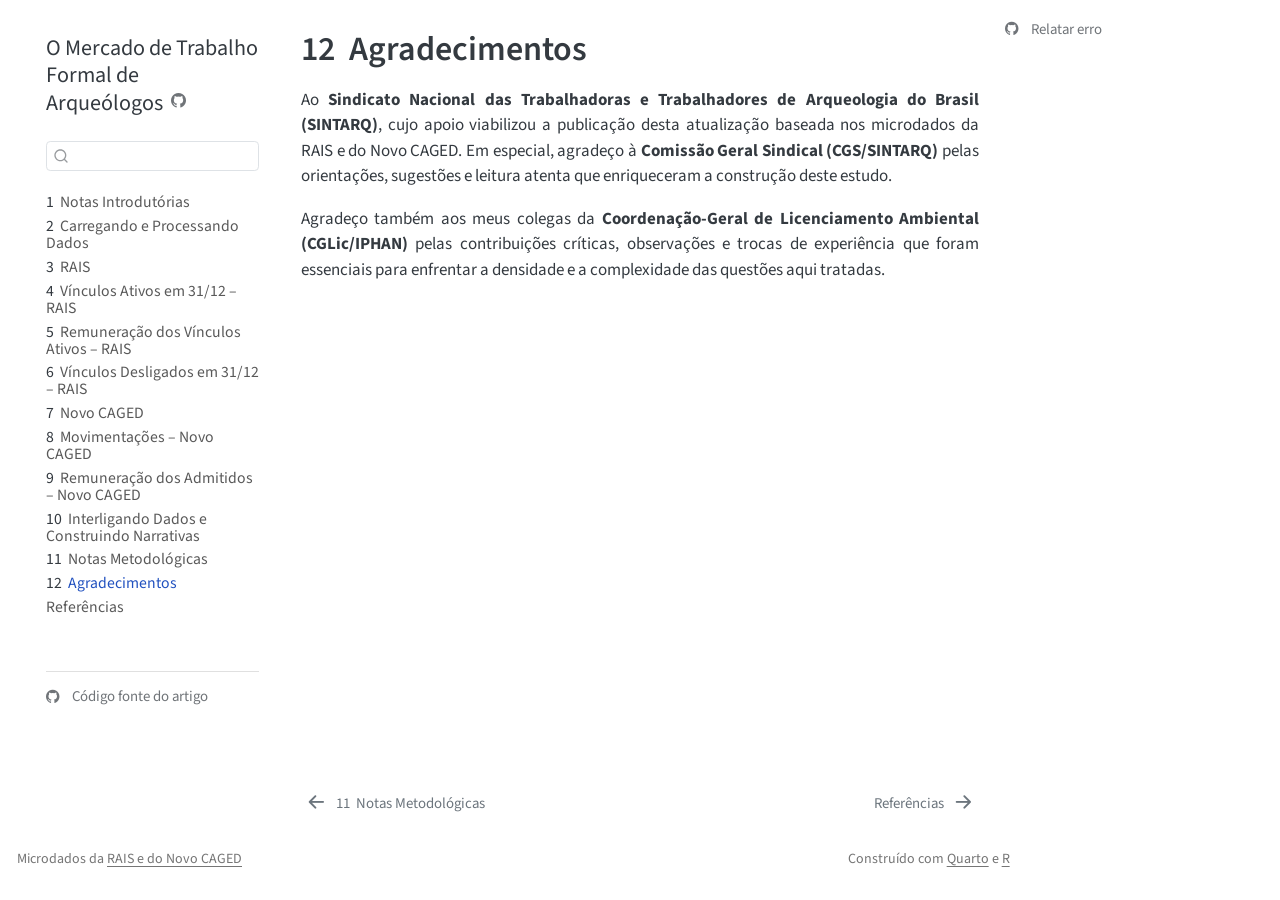
<file: docs/agradecimentos.html>
<!DOCTYPE html>
<html xmlns="http://www.w3.org/1999/xhtml" lang="pt-BR" xml:lang="pt-BR"><head>

<meta charset="utf-8">
<meta name="generator" content="quarto-1.8.27">

<meta name="viewport" content="width=device-width, initial-scale=1.0, user-scalable=yes">


<title>12&nbsp; Agradecimentos – O Mercado de Trabalho Formal de Arqueólogos</title>
<style>
code{white-space: pre-wrap;}
span.smallcaps{font-variant: small-caps;}
div.columns{display: flex; gap: min(4vw, 1.5em);}
div.column{flex: auto; overflow-x: auto;}
div.hanging-indent{margin-left: 1.5em; text-indent: -1.5em;}
ul.task-list{list-style: none;}
ul.task-list li input[type="checkbox"] {
  width: 0.8em;
  margin: 0 0.8em 0.2em -1em; /* quarto-specific, see https://github.com/quarto-dev/quarto-cli/issues/4556 */ 
  vertical-align: middle;
}
/* CSS for citations */
div.csl-bib-body { }
div.csl-entry {
  clear: both;
  margin-bottom: 1em;
}
.hanging-indent div.csl-entry {
  margin-left:2em;
  text-indent:-2em;
}
div.csl-left-margin {
  min-width:2em;
  float:left;
}
div.csl-right-inline {
  margin-left:2em;
  padding-left:1em;
}
div.csl-indent {
  margin-left: 2em;
}</style>


<script src="site_libs/quarto-nav/quarto-nav.js"></script>
<script src="site_libs/quarto-nav/headroom.min.js"></script>
<script src="site_libs/clipboard/clipboard.min.js"></script>
<script src="site_libs/quarto-search/autocomplete.umd.js"></script>
<script src="site_libs/quarto-search/fuse.min.js"></script>
<script src="site_libs/quarto-search/quarto-search.js"></script>
<meta name="quarto:offset" content="./">
<link href="./referencias.html" rel="next">
<link href="./notas.html" rel="prev">
<script src="site_libs/quarto-html/quarto.js" type="module"></script>
<script src="site_libs/quarto-html/tabsets/tabsets.js" type="module"></script>
<script src="site_libs/quarto-html/axe/axe-check.js" type="module"></script>
<script src="site_libs/quarto-html/popper.min.js"></script>
<script src="site_libs/quarto-html/tippy.umd.min.js"></script>
<script src="site_libs/quarto-html/anchor.min.js"></script>
<link href="site_libs/quarto-html/tippy.css" rel="stylesheet">
<link href="site_libs/quarto-html/quarto-syntax-highlighting-8b4baf804e461d9b72633f0de59a0cac.css" rel="stylesheet" id="quarto-text-highlighting-styles">
<script src="site_libs/bootstrap/bootstrap.min.js"></script>
<link href="site_libs/bootstrap/bootstrap-icons.css" rel="stylesheet">
<link href="site_libs/bootstrap/bootstrap-377ea77c6c8207fca55e2638f7d4a50d.min.css" rel="stylesheet" append-hash="true" id="quarto-bootstrap" data-mode="light">
<script id="quarto-search-options" type="application/json">{
  "location": "sidebar",
  "copy-button": false,
  "collapse-after": 3,
  "panel-placement": "start",
  "type": "textbox",
  "limit": 50,
  "keyboard-shortcut": [
    "f",
    "/",
    "s"
  ],
  "show-item-context": false,
  "language": {
    "search-no-results-text": "Nenhum resultado",
    "search-matching-documents-text": "documentos correspondentes",
    "search-copy-link-title": "Copiar link para a busca",
    "search-hide-matches-text": "Esconder correspondências adicionais",
    "search-more-match-text": "mais correspondência neste documento",
    "search-more-matches-text": "mais correspondências neste documento",
    "search-clear-button-title": "Limpar",
    "search-text-placeholder": "",
    "search-detached-cancel-button-title": "Cancelar",
    "search-submit-button-title": "Procurar",
    "search-label": "Procurar"
  }
}</script>


<link rel="stylesheet" href="styles.css">
</head>

<body class="nav-sidebar floating quarto-light">

<div id="quarto-search-results"></div>
  <header id="quarto-header" class="headroom fixed-top">
  <nav class="quarto-secondary-nav">
    <div class="container-fluid d-flex">
      <button type="button" class="quarto-btn-toggle btn" data-bs-toggle="collapse" role="button" data-bs-target=".quarto-sidebar-collapse-item" aria-controls="quarto-sidebar" aria-expanded="false" aria-label="Alternar barra lateral" onclick="if (window.quartoToggleHeadroom) { window.quartoToggleHeadroom(); }">
        <i class="bi bi-layout-text-sidebar-reverse"></i>
      </button>
        <nav class="quarto-page-breadcrumbs" aria-label="breadcrumb"><ol class="breadcrumb"><li class="breadcrumb-item"><a href="./agradecimentos.html"><span class="chapter-number">12</span>&nbsp; <span class="chapter-title">Agradecimentos</span></a></li></ol></nav>
        <a class="flex-grow-1" role="navigation" data-bs-toggle="collapse" data-bs-target=".quarto-sidebar-collapse-item" aria-controls="quarto-sidebar" aria-expanded="false" aria-label="Alternar barra lateral" onclick="if (window.quartoToggleHeadroom) { window.quartoToggleHeadroom(); }">      
        </a>
      <button type="button" class="btn quarto-search-button" aria-label="Procurar" onclick="window.quartoOpenSearch();">
        <i class="bi bi-search"></i>
      </button>
    </div>
  </nav>
</header>
<!-- content -->
<div id="quarto-content" class="quarto-container page-columns page-rows-contents page-layout-article">
<!-- sidebar -->
  <nav id="quarto-sidebar" class="sidebar collapse collapse-horizontal quarto-sidebar-collapse-item sidebar-navigation floating overflow-auto">
    <div class="pt-lg-2 mt-2 text-left sidebar-header">
    <div class="sidebar-title mb-0 py-0">
      <a href="./">O Mercado de Trabalho Formal de Arqueólogos</a> 
        <div class="sidebar-tools-main">
    <a href="https://github.com/machadotm/Novos_Dados_MTE_Arqueo" title="Repositório dos dados tratados da RAIS e do Novo CAGED" class="quarto-navigation-tool px-1" aria-label="Repositório dos dados tratados da RAIS e do Novo CAGED"><i class="bi bi-github"></i></a>
    <a href="https://github.com/machadotm/dados_mte_rais_arqueo_22-24" title="Código fonte" class="quarto-navigation-tool px-1" aria-label="Código fonte"><i class="bi bi-github"></i></a>
</div>
    </div>
      </div>
        <div class="mt-2 flex-shrink-0 align-items-center">
        <div class="sidebar-search">
        <div id="quarto-search" class="" title="Procurar"></div>
        </div>
        </div>
    <div class="sidebar-menu-container"> 
    <ul class="list-unstyled mt-1">
        <li class="sidebar-item">
  <div class="sidebar-item-container"> 
  <a href="./index.html" class="sidebar-item-text sidebar-link">
 <span class="menu-text"><span class="chapter-number">1</span>&nbsp; <span class="chapter-title">Notas Introdutórias</span></span></a>
  </div>
</li>
        <li class="sidebar-item">
  <div class="sidebar-item-container"> 
  <a href="./dados.html" class="sidebar-item-text sidebar-link">
 <span class="menu-text"><span class="chapter-number">2</span>&nbsp; <span class="chapter-title">Carregando e Processando Dados</span></span></a>
  </div>
</li>
        <li class="sidebar-item">
  <div class="sidebar-item-container"> 
  <a href="./rais.html" class="sidebar-item-text sidebar-link">
 <span class="menu-text"><span class="chapter-number">3</span>&nbsp; <span class="chapter-title">RAIS</span></span></a>
  </div>
</li>
        <li class="sidebar-item">
  <div class="sidebar-item-container"> 
  <a href="./vinculos.html" class="sidebar-item-text sidebar-link">
 <span class="menu-text"><span class="chapter-number">4</span>&nbsp; <span class="chapter-title">Vínculos Ativos em 31/12 – RAIS</span></span></a>
  </div>
</li>
        <li class="sidebar-item">
  <div class="sidebar-item-container"> 
  <a href="./remuneracao.html" class="sidebar-item-text sidebar-link">
 <span class="menu-text"><span class="chapter-number">5</span>&nbsp; <span class="chapter-title">Remuneração dos Vínculos Ativos – RAIS</span></span></a>
  </div>
</li>
        <li class="sidebar-item">
  <div class="sidebar-item-container"> 
  <a href="./desligamentos.html" class="sidebar-item-text sidebar-link">
 <span class="menu-text"><span class="chapter-number">6</span>&nbsp; <span class="chapter-title">Vínculos Desligados em 31/12 – RAIS</span></span></a>
  </div>
</li>
        <li class="sidebar-item">
  <div class="sidebar-item-container"> 
  <a href="./caged.html" class="sidebar-item-text sidebar-link">
 <span class="menu-text"><span class="chapter-number">7</span>&nbsp; <span class="chapter-title">Novo CAGED</span></span></a>
  </div>
</li>
        <li class="sidebar-item">
  <div class="sidebar-item-container"> 
  <a href="./movimentacoes.html" class="sidebar-item-text sidebar-link">
 <span class="menu-text"><span class="chapter-number">8</span>&nbsp; <span class="chapter-title">Movimentações – Novo CAGED</span></span></a>
  </div>
</li>
        <li class="sidebar-item">
  <div class="sidebar-item-container"> 
  <a href="./admitidos.html" class="sidebar-item-text sidebar-link">
 <span class="menu-text"><span class="chapter-number">9</span>&nbsp; <span class="chapter-title">Remuneração dos Admitidos – Novo CAGED</span></span></a>
  </div>
</li>
        <li class="sidebar-item">
  <div class="sidebar-item-container"> 
  <a href="./narrativas.html" class="sidebar-item-text sidebar-link">
 <span class="menu-text"><span class="chapter-number">10</span>&nbsp; <span class="chapter-title">Interligando Dados e Construindo Narrativas</span></span></a>
  </div>
</li>
        <li class="sidebar-item">
  <div class="sidebar-item-container"> 
  <a href="./notas.html" class="sidebar-item-text sidebar-link">
 <span class="menu-text"><span class="chapter-number">11</span>&nbsp; <span class="chapter-title">Notas Metodológicas</span></span></a>
  </div>
</li>
        <li class="sidebar-item">
  <div class="sidebar-item-container"> 
  <a href="./agradecimentos.html" class="sidebar-item-text sidebar-link active">
 <span class="menu-text"><span class="chapter-number">12</span>&nbsp; <span class="chapter-title">Agradecimentos</span></span></a>
  </div>
</li>
        <li class="sidebar-item">
  <div class="sidebar-item-container"> 
  <a href="./referencias.html" class="sidebar-item-text sidebar-link">
 <span class="menu-text">Referências</span></a>
  </div>
</li>
    </ul>
    </div>
</nav>
<div id="quarto-sidebar-glass" class="quarto-sidebar-collapse-item" data-bs-toggle="collapse" data-bs-target=".quarto-sidebar-collapse-item"></div>
<!-- margin-sidebar -->
    <div id="quarto-margin-sidebar" class="sidebar margin-sidebar zindex-bottom">
        
    </div>
<!-- main -->
<main class="content" id="quarto-document-content">

<header id="title-block-header" class="quarto-title-block default">
<div class="quarto-title">
<h1 class="title"><span class="chapter-number">12</span>&nbsp; <span class="chapter-title">Agradecimentos</span></h1>
</div>



<div class="quarto-title-meta">

    
  
    
  </div>
  


</header>


<p>Ao <strong>Sindicato Nacional das Trabalhadoras e Trabalhadores de Arqueologia do Brasil (SINTARQ)</strong>, cujo apoio viabilizou a publicação desta atualização baseada nos microdados da RAIS e do Novo CAGED. Em especial, agradeço à <strong>Comissão Geral Sindical (CGS/SINTARQ)</strong> pelas orientações, sugestões e leitura atenta que enriqueceram a construção deste estudo.</p>
<p>Agradeço também aos meus colegas da <strong>Coordenação-Geral de Licenciamento Ambiental (CGLic/IPHAN)</strong> pelas contribuições críticas, observações e trocas de experiência que foram essenciais para enfrentar a densidade e a complexidade das questões aqui tratadas.</p>


<div id="refs" class="references csl-bib-body" data-entry-spacing="1" role="list" style="display: none">
<div id="ref-allaire2026quarto" class="csl-entry" role="listitem">
ALLAIRE, J. J. <em>et al.</em> <strong>Quarto</strong>. Software de publicação técnica, 2026. Disponível em: &lt;<a href="https://quarto.org/">https://quarto.org/</a>&gt;. Acesso em: 27 ago. 2026
</div>
<div id="ref-nomefantasia" class="csl-entry" role="listitem">
BRASIL. EMPRESAS &amp; NEGÓCIOS. <strong>Posso cadastrar <span>Nome</span> <span>Fantasia</span> no meu <span>CNPJ</span>?</strong> Disponível em: &lt;<a href="https://www.gov.br/empresas-e-negocios/pt-br/empreendedor/perguntas-frequentes/como-e-feita-a-formalizacao-do-mei/posso-cadastrar-no-nome-fantasia">https://www.gov.br/empresas-e-negocios/pt-br/empreendedor/perguntas-frequentes/como-e-feita-a-formalizacao-do-mei/posso-cadastrar-no-nome-fantasia</a>&gt;. Acesso em: 27 ago. 2026.
</div>
<div id="ref-esocial2026" class="csl-entry" role="listitem">
BRASIL. GOVERNO FEDERAL. <strong><span>eSocial</span>: <span>Sistema</span> de <span>Escrituração</span> <span>Digital</span> das <span>Obrigações</span> <span>Previdenciárias</span>, <span>Trabalhistas</span> e <span>Fiscais</span></strong>. Disponível em: &lt;<a href="https://www.gov.br/esocial/pt-br">https://www.gov.br/esocial/pt-br</a>&gt;. Acesso em: 27 ago. 2026.
</div>
<div id="ref-mtemicrodados" class="csl-entry" role="listitem">
BRASIL. MINISTÉRIO DO TRABALHO E EMPREGO. <strong>Microdados <span>RAIS</span> e <span>CAGED</span></strong>. Disponível em: &lt;<a href="https://www.gov.br/trabalho-e-emprego/pt-br/acesso-a-informacao/acoes-e-programas/programas-projetos-acoes-obras-e-atividades/estatisticas-trabalho/microdados-rais-e-caged">https://www.gov.br/trabalho-e-emprego/pt-br/acesso-a-informacao/acoes-e-programas/programas-projetos-acoes-obras-e-atividades/estatisticas-trabalho/microdados-rais-e-caged</a>&gt;. Acesso em: 16 ago. 2026b.
</div>
<div id="ref-mtepdet" class="csl-entry" role="listitem">
BRASIL. MINISTÉRIO DO TRABALHO E EMPREGO. <strong>Programa de Disseminação das Estatísticas do Trabalho — <span>PDET</span></strong>. Disponível em: &lt;<a href="https://www.gov.br/trabalho-e-emprego/pt-br/acesso-a-informacao/acoes-e-programas/programas-projetos-acoes-obras-e-atividades/estatisticas-trabalho">https://www.gov.br/trabalho-e-emprego/pt-br/acesso-a-informacao/acoes-e-programas/programas-projetos-acoes-obras-e-atividades/estatisticas-trabalho</a>&gt;. Acesso em: 27 ago. 2026c.
</div>
<div id="ref-mte2026cbo" class="csl-entry" role="listitem">
BRASIL. MINISTÉRIO DO TRABALHO E EMPREGO. <strong>Classificação <span>Brasileira</span> de <span>Ocupações</span> — (<span>CBO</span>)</strong>. Disponível em: &lt;<a href="https://www.gov.br/trabalho-e-emprego/pt-br/assuntos/cbo">https://www.gov.br/trabalho-e-emprego/pt-br/assuntos/cbo</a>&gt;. Acesso em: 27 ago. 2026a.
</div>
<div id="ref-ibge2026cnae" class="csl-entry" role="listitem">
INSTITUTO BRASILEIRO DE GEOGRAFIA E ESTATÍSTICA (IBGE). <strong>Classificação <span>Nacional</span> de <span>Atividades</span> <span>Econômicas</span> — <span>CNAE</span> 2.0</strong>. Disponível em: &lt;<a href="https://concla.ibge.gov.br/classificacoes/por-tema/atividades-economicas/classificacao-nacional-de-atividades-economicas">https://concla.ibge.gov.br/classificacoes/por-tema/atividades-economicas/classificacao-nacional-de-atividades-economicas</a>&gt;. Acesso em: 27 ago. 2026.
</div>
<div id="ref-iphan2024edital" class="csl-entry" role="listitem">
INSTITUTO DO PATRIMÔNIO HISTÓRICO E ARTÍSTICO NACIONAL (IPHAN). <strong>Edital nº 1, de 3 de dezembro de 2024: Processo Seletivo Simplificado (PSS/IPHAN)</strong>. Diário Oficial da União (DOU), 2024. Disponível em: &lt;<a href="https://www.in.gov.br/web/dou/-/edital-n-1-de-3-de-dezembro-de-2024-599671293">https://www.in.gov.br/web/dou/-/edital-n-1-de-3-de-dezembro-de-2024-599671293</a>&gt;. Acesso em: 27 ago. 2026
</div>
<div id="ref-rcore2026" class="csl-entry" role="listitem">
R CORE TEAM. <strong><a href="https://www.R-project.org/">R: A Language and Environment for Statistical Computing</a></strong>. Vienna, Austria: R Foundation for Statistical Computing, 2026.
</div>
</div>

</main> <!-- /main -->
<script>
// ───────────────────────────────────────────────────────────────────────────
//  Ações do repositório distribuídas entre as duas colunas:
//
//    esquerda, no pé da lista de capítulos → "Ver o código fonte"
//                                            (encurtado para a raiz do repo)
//    direita, ao fim de "Nesta seção"      → as demais ações (issue, edit…)
//
//  Também: remove do cabeçalho o ícone duplicado gerado por repo-url,
//  dá ícone às ações que o Quarto deixa sem, abre os links externos em nova
//  aba e preserva a cópia do rodapé que serve às telas estreitas.
// ───────────────────────────────────────────────────────────────────────────
(function () {

  var ABRIR_EM_NOVA_ABA = true;   // false para navegar na mesma aba

  function externo(a) {
    return a.protocol && /^https?:$/.test(a.protocol) &&
           a.hostname && a.hostname !== window.location.hostname;
  }
  function novaAba(a) {
    if (!ABRIR_EM_NOVA_ABA || !a || !externo(a)) return;
    a.setAttribute('target', '_blank');
    a.setAttribute('rel', 'noopener');
  }

  function ajustar() {
    var barra  = document.getElementById('quarto-sidebar');
    var margem = document.getElementById('quarto-margin-sidebar');
    var blocos = Array.prototype.slice.call(document.querySelectorAll('.toc-actions'));
    if (!barra || !blocos.length) return;

    // ── 1. encurta o link do código fonte em TODAS as cópias e tira o
    //       ícone duplicado do cabeçalho ─────────────────────────────────
    var base = null;
    blocos.forEach(function (bloco) {
      var f = bloco.querySelector('a[href*="/blob/"]');
      if (!f) return;
      base = base || f.getAttribute('href').split('/blob/')[0];
      f.setAttribute('href', base);
    });
    if (base) {
      var icone = document.querySelector(
        '.sidebar-tools-main a.quarto-navigation-tool[href="' + base + '"]'
      );
      if (icone) icone.remove();
    }

    // ── 2. o Quarto só decora a primeira ação; copia o ícone para as demais
    var modelo = document.querySelector('.toc-actions i.bi:not(.empty)');
    var classe = 'bi-github';
    if (modelo) {
      Array.prototype.forEach.call(modelo.classList, function (c) {
        if (c !== 'bi') classe = c;
      });
    }
    Array.prototype.forEach.call(
      document.querySelectorAll('.toc-actions i.bi.empty'),
      function (i) { i.classList.remove('empty'); i.classList.add(classe); }
    );

    // ── 3. define qual bloco é o da coluna da direita ────────────────────
    var principal = null;
    blocos.forEach(function (b) { if (margem && margem.contains(b)) principal = b; });

    if (!principal && margem) {
      // Capítulos sem subtítulos não têm sumário: o Quarto põe o bloco só no
      // rodapé. Clonamos para a margem e deixamos o original no rodapé,
      // restrito às telas estreitas — que é como o Quarto faz nas demais
      // páginas. Mover em vez de clonar sumiria com as ações no celular.
      var origem = blocos[0];
      principal = origem.cloneNode(true);
      principal.classList.add('toc-actions-soltas');
      origem.classList.add('d-sm-block', 'd-md-none');

      // a margem vazia vem com "zindex-bottom" (z-index: -1): o conteúdo
      // ficaria visível, porém atrás do contêiner da página e sem receber
      // clique. A classe sai junto.
      margem.classList.remove('zindex-bottom');
      margem.appendChild(principal);
    }

    // ── 4. move o item do código fonte para o pé da barra esquerda ───────
    if (principal) {
      var fonte = principal.querySelector('a[href$="' + (base || '###') + '"]');
      if (fonte) {
        var caixa = document.createElement('div');
        caixa.className = 'toc-actions';
        var lista = document.createElement('ul');
        lista.appendChild(fonte.closest('li'));
        caixa.appendChild(lista);

        var rodape = document.createElement('div');
        rodape.className = 'sidebar-fonte';
        rodape.appendChild(document.createElement('hr'));
        rodape.appendChild(caixa);
        barra.appendChild(rodape);
      }
      if (!principal.querySelectorAll('li').length) principal.remove();
    }

    Array.prototype.forEach.call(
      document.querySelectorAll('.sidebar-tools-main a, .toc-actions a, .nav-footer a'),
      novaAba
    );
  }

  if (document.readyState === 'loading') {
    document.addEventListener('DOMContentLoaded', ajustar);
  } else { ajustar(); }
})();
</script>
<script id="quarto-html-after-body" type="application/javascript">
  window.document.addEventListener("DOMContentLoaded", function (event) {
    const icon = "";
    const anchorJS = new window.AnchorJS();
    anchorJS.options = {
      placement: 'right',
      icon: icon
    };
    anchorJS.add('.anchored');
    const isCodeAnnotation = (el) => {
      for (const clz of el.classList) {
        if (clz.startsWith('code-annotation-')) {                     
          return true;
        }
      }
      return false;
    }
    const onCopySuccess = function(e) {
      // button target
      const button = e.trigger;
      // don't keep focus
      button.blur();
      // flash "checked"
      button.classList.add('code-copy-button-checked');
      var currentTitle = button.getAttribute("title");
      button.setAttribute("title", "Copiada");
      let tooltip;
      if (window.bootstrap) {
        button.setAttribute("data-bs-toggle", "tooltip");
        button.setAttribute("data-bs-placement", "left");
        button.setAttribute("data-bs-title", "Copiada");
        tooltip = new bootstrap.Tooltip(button, 
          { trigger: "manual", 
            customClass: "code-copy-button-tooltip",
            offset: [0, -8]});
        tooltip.show();    
      }
      setTimeout(function() {
        if (tooltip) {
          tooltip.hide();
          button.removeAttribute("data-bs-title");
          button.removeAttribute("data-bs-toggle");
          button.removeAttribute("data-bs-placement");
        }
        button.setAttribute("title", currentTitle);
        button.classList.remove('code-copy-button-checked');
      }, 1000);
      // clear code selection
      e.clearSelection();
    }
    const getTextToCopy = function(trigger) {
      const outerScaffold = trigger.parentElement.cloneNode(true);
      const codeEl = outerScaffold.querySelector('code');
      for (const childEl of codeEl.children) {
        if (isCodeAnnotation(childEl)) {
          childEl.remove();
        }
      }
      return codeEl.innerText;
    }
    const clipboard = new window.ClipboardJS('.code-copy-button:not([data-in-quarto-modal])', {
      text: getTextToCopy
    });
    clipboard.on('success', onCopySuccess);
    if (window.document.getElementById('quarto-embedded-source-code-modal')) {
      const clipboardModal = new window.ClipboardJS('.code-copy-button[data-in-quarto-modal]', {
        text: getTextToCopy,
        container: window.document.getElementById('quarto-embedded-source-code-modal')
      });
      clipboardModal.on('success', onCopySuccess);
    }
      var localhostRegex = new RegExp(/^(?:http|https):\/\/localhost\:?[0-9]*\//);
      var mailtoRegex = new RegExp(/^mailto:/);
        var filterRegex = new RegExp('/' + window.location.host + '/');
      var isInternal = (href) => {
          return filterRegex.test(href) || localhostRegex.test(href) || mailtoRegex.test(href);
      }
      // Inspect non-navigation links and adorn them if external
     var links = window.document.querySelectorAll('a[href]:not(.nav-link):not(.navbar-brand):not(.toc-action):not(.sidebar-link):not(.sidebar-item-toggle):not(.pagination-link):not(.no-external):not([aria-hidden]):not(.dropdown-item):not(.quarto-navigation-tool):not(.about-link)');
      for (var i=0; i<links.length; i++) {
        const link = links[i];
        if (!isInternal(link.href)) {
          // undo the damage that might have been done by quarto-nav.js in the case of
          // links that we want to consider external
          if (link.dataset.originalHref !== undefined) {
            link.href = link.dataset.originalHref;
          }
            // target, if specified
            link.setAttribute("target", "_blank");
            if (link.getAttribute("rel") === null) {
              link.setAttribute("rel", "noopener");
            }
        }
      }
    function tippyHover(el, contentFn, onTriggerFn, onUntriggerFn) {
      const config = {
        allowHTML: true,
        maxWidth: 500,
        delay: 100,
        arrow: false,
        appendTo: function(el) {
            return el.parentElement;
        },
        interactive: true,
        interactiveBorder: 10,
        theme: 'quarto',
        placement: 'bottom-start',
      };
      if (contentFn) {
        config.content = contentFn;
      }
      if (onTriggerFn) {
        config.onTrigger = onTriggerFn;
      }
      if (onUntriggerFn) {
        config.onUntrigger = onUntriggerFn;
      }
      window.tippy(el, config); 
    }
    const noterefs = window.document.querySelectorAll('a[role="doc-noteref"]');
    for (var i=0; i<noterefs.length; i++) {
      const ref = noterefs[i];
      tippyHover(ref, function() {
        // use id or data attribute instead here
        let href = ref.getAttribute('data-footnote-href') || ref.getAttribute('href');
        try { href = new URL(href).hash; } catch {}
        const id = href.replace(/^#\/?/, "");
        const note = window.document.getElementById(id);
        if (note) {
          return note.innerHTML;
        } else {
          return "";
        }
      });
    }
    const xrefs = window.document.querySelectorAll('a.quarto-xref');
    const processXRef = (id, note) => {
      // Strip column container classes
      const stripColumnClz = (el) => {
        el.classList.remove("page-full", "page-columns");
        if (el.children) {
          for (const child of el.children) {
            stripColumnClz(child);
          }
        }
      }
      stripColumnClz(note)
      if (id === null || id.startsWith('sec-')) {
        // Special case sections, only their first couple elements
        const container = document.createElement("div");
        if (note.children && note.children.length > 2) {
          container.appendChild(note.children[0].cloneNode(true));
          for (let i = 1; i < note.children.length; i++) {
            const child = note.children[i];
            if (child.tagName === "P" && child.innerText === "") {
              continue;
            } else {
              container.appendChild(child.cloneNode(true));
              break;
            }
          }
          if (window.Quarto?.typesetMath) {
            window.Quarto.typesetMath(container);
          }
          return container.innerHTML
        } else {
          if (window.Quarto?.typesetMath) {
            window.Quarto.typesetMath(note);
          }
          return note.innerHTML;
        }
      } else {
        // Remove any anchor links if they are present
        const anchorLink = note.querySelector('a.anchorjs-link');
        if (anchorLink) {
          anchorLink.remove();
        }
        if (window.Quarto?.typesetMath) {
          window.Quarto.typesetMath(note);
        }
        if (note.classList.contains("callout")) {
          return note.outerHTML;
        } else {
          return note.innerHTML;
        }
      }
    }
    for (var i=0; i<xrefs.length; i++) {
      const xref = xrefs[i];
      tippyHover(xref, undefined, function(instance) {
        instance.disable();
        let url = xref.getAttribute('href');
        let hash = undefined; 
        if (url.startsWith('#')) {
          hash = url;
        } else {
          try { hash = new URL(url).hash; } catch {}
        }
        if (hash) {
          const id = hash.replace(/^#\/?/, "");
          const note = window.document.getElementById(id);
          if (note !== null) {
            try {
              const html = processXRef(id, note.cloneNode(true));
              instance.setContent(html);
            } finally {
              instance.enable();
              instance.show();
            }
          } else {
            // See if we can fetch this
            fetch(url.split('#')[0])
            .then(res => res.text())
            .then(html => {
              const parser = new DOMParser();
              const htmlDoc = parser.parseFromString(html, "text/html");
              const note = htmlDoc.getElementById(id);
              if (note !== null) {
                const html = processXRef(id, note);
                instance.setContent(html);
              } 
            }).finally(() => {
              instance.enable();
              instance.show();
            });
          }
        } else {
          // See if we can fetch a full url (with no hash to target)
          // This is a special case and we should probably do some content thinning / targeting
          fetch(url)
          .then(res => res.text())
          .then(html => {
            const parser = new DOMParser();
            const htmlDoc = parser.parseFromString(html, "text/html");
            const note = htmlDoc.querySelector('main.content');
            if (note !== null) {
              // This should only happen for chapter cross references
              // (since there is no id in the URL)
              // remove the first header
              if (note.children.length > 0 && note.children[0].tagName === "HEADER") {
                note.children[0].remove();
              }
              const html = processXRef(null, note);
              instance.setContent(html);
            } 
          }).finally(() => {
            instance.enable();
            instance.show();
          });
        }
      }, function(instance) {
      });
    }
        let selectedAnnoteEl;
        const selectorForAnnotation = ( cell, annotation) => {
          let cellAttr = 'data-code-cell="' + cell + '"';
          let lineAttr = 'data-code-annotation="' +  annotation + '"';
          const selector = 'span[' + cellAttr + '][' + lineAttr + ']';
          return selector;
        }
        const selectCodeLines = (annoteEl) => {
          const doc = window.document;
          const targetCell = annoteEl.getAttribute("data-target-cell");
          const targetAnnotation = annoteEl.getAttribute("data-target-annotation");
          const annoteSpan = window.document.querySelector(selectorForAnnotation(targetCell, targetAnnotation));
          const lines = annoteSpan.getAttribute("data-code-lines").split(",");
          const lineIds = lines.map((line) => {
            return targetCell + "-" + line;
          })
          let top = null;
          let height = null;
          let parent = null;
          if (lineIds.length > 0) {
              //compute the position of the single el (top and bottom and make a div)
              const el = window.document.getElementById(lineIds[0]);
              top = el.offsetTop;
              height = el.offsetHeight;
              parent = el.parentElement.parentElement;
            if (lineIds.length > 1) {
              const lastEl = window.document.getElementById(lineIds[lineIds.length - 1]);
              const bottom = lastEl.offsetTop + lastEl.offsetHeight;
              height = bottom - top;
            }
            if (top !== null && height !== null && parent !== null) {
              // cook up a div (if necessary) and position it 
              let div = window.document.getElementById("code-annotation-line-highlight");
              if (div === null) {
                div = window.document.createElement("div");
                div.setAttribute("id", "code-annotation-line-highlight");
                div.style.position = 'absolute';
                parent.appendChild(div);
              }
              div.style.top = top - 2 + "px";
              div.style.height = height + 4 + "px";
              div.style.left = 0;
              let gutterDiv = window.document.getElementById("code-annotation-line-highlight-gutter");
              if (gutterDiv === null) {
                gutterDiv = window.document.createElement("div");
                gutterDiv.setAttribute("id", "code-annotation-line-highlight-gutter");
                gutterDiv.style.position = 'absolute';
                const codeCell = window.document.getElementById(targetCell);
                const gutter = codeCell.querySelector('.code-annotation-gutter');
                gutter.appendChild(gutterDiv);
              }
              gutterDiv.style.top = top - 2 + "px";
              gutterDiv.style.height = height + 4 + "px";
            }
            selectedAnnoteEl = annoteEl;
          }
        };
        const unselectCodeLines = () => {
          const elementsIds = ["code-annotation-line-highlight", "code-annotation-line-highlight-gutter"];
          elementsIds.forEach((elId) => {
            const div = window.document.getElementById(elId);
            if (div) {
              div.remove();
            }
          });
          selectedAnnoteEl = undefined;
        };
          // Handle positioning of the toggle
      window.addEventListener(
        "resize",
        throttle(() => {
          elRect = undefined;
          if (selectedAnnoteEl) {
            selectCodeLines(selectedAnnoteEl);
          }
        }, 10)
      );
      function throttle(fn, ms) {
      let throttle = false;
      let timer;
        return (...args) => {
          if(!throttle) { // first call gets through
              fn.apply(this, args);
              throttle = true;
          } else { // all the others get throttled
              if(timer) clearTimeout(timer); // cancel #2
              timer = setTimeout(() => {
                fn.apply(this, args);
                timer = throttle = false;
              }, ms);
          }
        };
      }
        // Attach click handler to the DT
        const annoteDls = window.document.querySelectorAll('dt[data-target-cell]');
        for (const annoteDlNode of annoteDls) {
          annoteDlNode.addEventListener('click', (event) => {
            const clickedEl = event.target;
            if (clickedEl !== selectedAnnoteEl) {
              unselectCodeLines();
              const activeEl = window.document.querySelector('dt[data-target-cell].code-annotation-active');
              if (activeEl) {
                activeEl.classList.remove('code-annotation-active');
              }
              selectCodeLines(clickedEl);
              clickedEl.classList.add('code-annotation-active');
            } else {
              // Unselect the line
              unselectCodeLines();
              clickedEl.classList.remove('code-annotation-active');
            }
          });
        }
    const findCites = (el) => {
      const parentEl = el.parentElement;
      if (parentEl) {
        const cites = parentEl.dataset.cites;
        if (cites) {
          return {
            el,
            cites: cites.split(' ')
          };
        } else {
          return findCites(el.parentElement)
        }
      } else {
        return undefined;
      }
    };
    var bibliorefs = window.document.querySelectorAll('a[role="doc-biblioref"]');
    for (var i=0; i<bibliorefs.length; i++) {
      const ref = bibliorefs[i];
      const citeInfo = findCites(ref);
      if (citeInfo) {
        tippyHover(citeInfo.el, function() {
          var popup = window.document.createElement('div');
          citeInfo.cites.forEach(function(cite) {
            var citeDiv = window.document.createElement('div');
            citeDiv.classList.add('hanging-indent');
            citeDiv.classList.add('csl-entry');
            var biblioDiv = window.document.getElementById('ref-' + cite);
            if (biblioDiv) {
              citeDiv.innerHTML = biblioDiv.innerHTML;
            }
            popup.appendChild(citeDiv);
          });
          return popup.innerHTML;
        });
      }
    }
  });
  </script>
<nav class="page-navigation">
  <div class="nav-page nav-page-previous">
      <a href="./notas.html" class="pagination-link" aria-label="Notas Metodológicas">
        <i class="bi bi-arrow-left-short"></i> <span class="nav-page-text"><span class="chapter-number">11</span>&nbsp; <span class="chapter-title">Notas Metodológicas</span></span>
      </a>          
  </div>
  <div class="nav-page nav-page-next">
      <a href="./referencias.html" class="pagination-link" aria-label="Referências">
        <span class="nav-page-text">Referências</span> <i class="bi bi-arrow-right-short"></i>
      </a>
  </div>
</nav>
</div> <!-- /content -->
<footer class="footer">
  <div class="nav-footer">
    <div class="nav-footer-left">
<p>Microdados da <a href="https://www.gov.br/trabalho-e-emprego/pt-br/acesso-a-informacao/acoes-e-programas/programas-projetos-acoes-obras-e-atividades/estatisticas-trabalho/microdados-rais-e-caged">RAIS e do Novo CAGED</a></p>
</div>   
    <div class="nav-footer-center">
      &nbsp;
    <div class="toc-actions"><ul><li><a href="https://github.com/machadotm/dados_mte_rais_arqueo_22-24/blob/main/agradecimentos.qmd" class="toc-action"><i class="bi bi-github"></i>Código fonte do artigo</a></li><li><a href="https://github.com/machadotm/dados_mte_rais_arqueo_22-24/issues/new" class="toc-action"><i class="bi empty"></i>Relatar erro</a></li></ul></div></div>
    <div class="nav-footer-right">
<p>Construído com <a href="https://quarto.org/">Quarto</a> e <a href="https://www.R-project.org/">R</a></p>
</div>
  </div>
</footer>




</body></html>
</file>
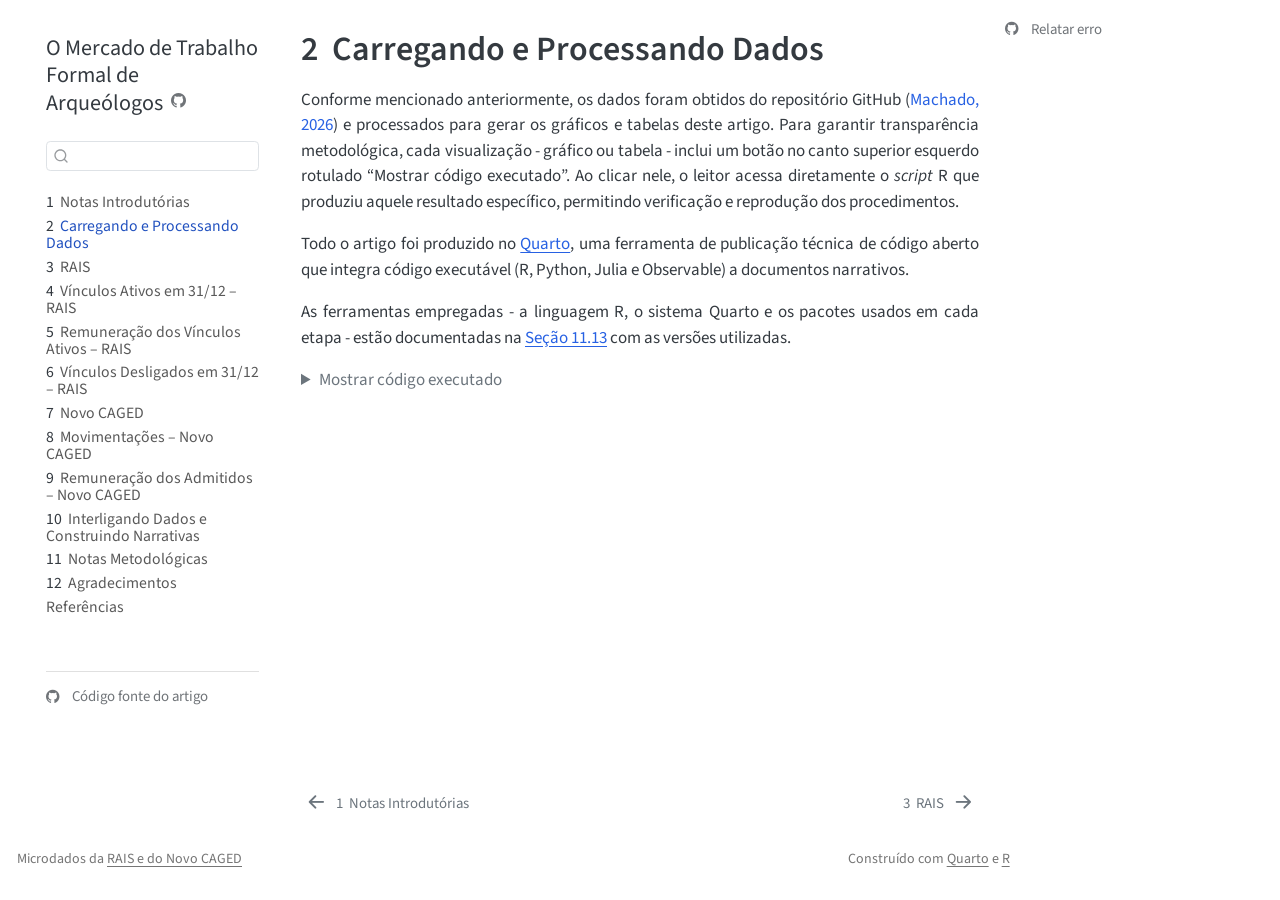
<file: docs/dados.html>
<!DOCTYPE html>
<html xmlns="http://www.w3.org/1999/xhtml" lang="pt-BR" xml:lang="pt-BR"><head>

<meta charset="utf-8">
<meta name="generator" content="quarto-1.8.27">

<meta name="viewport" content="width=device-width, initial-scale=1.0, user-scalable=yes">


<title>2&nbsp; Carregando e Processando Dados – O Mercado de Trabalho Formal de Arqueólogos</title>
<style>
code{white-space: pre-wrap;}
span.smallcaps{font-variant: small-caps;}
div.columns{display: flex; gap: min(4vw, 1.5em);}
div.column{flex: auto; overflow-x: auto;}
div.hanging-indent{margin-left: 1.5em; text-indent: -1.5em;}
ul.task-list{list-style: none;}
ul.task-list li input[type="checkbox"] {
  width: 0.8em;
  margin: 0 0.8em 0.2em -1em; /* quarto-specific, see https://github.com/quarto-dev/quarto-cli/issues/4556 */ 
  vertical-align: middle;
}
/* CSS for syntax highlighting */
html { -webkit-text-size-adjust: 100%; }
pre > code.sourceCode { white-space: pre; position: relative; }
pre > code.sourceCode > span { display: inline-block; line-height: 1.25; }
pre > code.sourceCode > span:empty { height: 1.2em; }
.sourceCode { overflow: visible; }
code.sourceCode > span { color: inherit; text-decoration: inherit; }
div.sourceCode { margin: 1em 0; }
pre.sourceCode { margin: 0; }
@media screen {
div.sourceCode { overflow: auto; }
}
@media print {
pre > code.sourceCode { white-space: pre-wrap; }
pre > code.sourceCode > span { text-indent: -5em; padding-left: 5em; }
}
pre.numberSource code
  { counter-reset: source-line 0; }
pre.numberSource code > span
  { position: relative; left: -4em; counter-increment: source-line; }
pre.numberSource code > span > a:first-child::before
  { content: counter(source-line);
    position: relative; left: -1em; text-align: right; vertical-align: baseline;
    border: none; display: inline-block;
    -webkit-touch-callout: none; -webkit-user-select: none;
    -khtml-user-select: none; -moz-user-select: none;
    -ms-user-select: none; user-select: none;
    padding: 0 4px; width: 4em;
  }
pre.numberSource { margin-left: 3em;  padding-left: 4px; }
div.sourceCode
  {   }
@media screen {
pre > code.sourceCode > span > a:first-child::before { text-decoration: underline; }
}
/* CSS for citations */
div.csl-bib-body { }
div.csl-entry {
  clear: both;
  margin-bottom: 1em;
}
.hanging-indent div.csl-entry {
  margin-left:2em;
  text-indent:-2em;
}
div.csl-left-margin {
  min-width:2em;
  float:left;
}
div.csl-right-inline {
  margin-left:2em;
  padding-left:1em;
}
div.csl-indent {
  margin-left: 2em;
}</style>


<script src="site_libs/quarto-nav/quarto-nav.js"></script>
<script src="site_libs/quarto-nav/headroom.min.js"></script>
<script src="site_libs/clipboard/clipboard.min.js"></script>
<script src="site_libs/quarto-search/autocomplete.umd.js"></script>
<script src="site_libs/quarto-search/fuse.min.js"></script>
<script src="site_libs/quarto-search/quarto-search.js"></script>
<meta name="quarto:offset" content="./">
<link href="./rais.html" rel="next">
<link href="./index.html" rel="prev">
<script src="site_libs/quarto-html/quarto.js" type="module"></script>
<script src="site_libs/quarto-html/tabsets/tabsets.js" type="module"></script>
<script src="site_libs/quarto-html/axe/axe-check.js" type="module"></script>
<script src="site_libs/quarto-html/popper.min.js"></script>
<script src="site_libs/quarto-html/tippy.umd.min.js"></script>
<script src="site_libs/quarto-html/anchor.min.js"></script>
<link href="site_libs/quarto-html/tippy.css" rel="stylesheet">
<link href="site_libs/quarto-html/quarto-syntax-highlighting-8b4baf804e461d9b72633f0de59a0cac.css" rel="stylesheet" id="quarto-text-highlighting-styles">
<script src="site_libs/bootstrap/bootstrap.min.js"></script>
<link href="site_libs/bootstrap/bootstrap-icons.css" rel="stylesheet">
<link href="site_libs/bootstrap/bootstrap-377ea77c6c8207fca55e2638f7d4a50d.min.css" rel="stylesheet" append-hash="true" id="quarto-bootstrap" data-mode="light">
<script id="quarto-search-options" type="application/json">{
  "location": "sidebar",
  "copy-button": false,
  "collapse-after": 3,
  "panel-placement": "start",
  "type": "textbox",
  "limit": 50,
  "keyboard-shortcut": [
    "f",
    "/",
    "s"
  ],
  "show-item-context": false,
  "language": {
    "search-no-results-text": "Nenhum resultado",
    "search-matching-documents-text": "documentos correspondentes",
    "search-copy-link-title": "Copiar link para a busca",
    "search-hide-matches-text": "Esconder correspondências adicionais",
    "search-more-match-text": "mais correspondência neste documento",
    "search-more-matches-text": "mais correspondências neste documento",
    "search-clear-button-title": "Limpar",
    "search-text-placeholder": "",
    "search-detached-cancel-button-title": "Cancelar",
    "search-submit-button-title": "Procurar",
    "search-label": "Procurar"
  }
}</script>


<link rel="stylesheet" href="styles.css">
</head>

<body class="nav-sidebar floating quarto-light">

<div id="quarto-search-results"></div>
  <header id="quarto-header" class="headroom fixed-top">
  <nav class="quarto-secondary-nav">
    <div class="container-fluid d-flex">
      <button type="button" class="quarto-btn-toggle btn" data-bs-toggle="collapse" role="button" data-bs-target=".quarto-sidebar-collapse-item" aria-controls="quarto-sidebar" aria-expanded="false" aria-label="Alternar barra lateral" onclick="if (window.quartoToggleHeadroom) { window.quartoToggleHeadroom(); }">
        <i class="bi bi-layout-text-sidebar-reverse"></i>
      </button>
        <nav class="quarto-page-breadcrumbs" aria-label="breadcrumb"><ol class="breadcrumb"><li class="breadcrumb-item"><a href="./dados.html"><span class="chapter-number">2</span>&nbsp; <span class="chapter-title">Carregando e Processando Dados</span></a></li></ol></nav>
        <a class="flex-grow-1" role="navigation" data-bs-toggle="collapse" data-bs-target=".quarto-sidebar-collapse-item" aria-controls="quarto-sidebar" aria-expanded="false" aria-label="Alternar barra lateral" onclick="if (window.quartoToggleHeadroom) { window.quartoToggleHeadroom(); }">      
        </a>
      <button type="button" class="btn quarto-search-button" aria-label="Procurar" onclick="window.quartoOpenSearch();">
        <i class="bi bi-search"></i>
      </button>
    </div>
  </nav>
</header>
<!-- content -->
<div id="quarto-content" class="quarto-container page-columns page-rows-contents page-layout-article">
<!-- sidebar -->
  <nav id="quarto-sidebar" class="sidebar collapse collapse-horizontal quarto-sidebar-collapse-item sidebar-navigation floating overflow-auto">
    <div class="pt-lg-2 mt-2 text-left sidebar-header">
    <div class="sidebar-title mb-0 py-0">
      <a href="./">O Mercado de Trabalho Formal de Arqueólogos</a> 
        <div class="sidebar-tools-main">
    <a href="https://github.com/machadotm/Novos_Dados_MTE_Arqueo" title="Repositório dos dados tratados da RAIS e do Novo CAGED" class="quarto-navigation-tool px-1" aria-label="Repositório dos dados tratados da RAIS e do Novo CAGED"><i class="bi bi-github"></i></a>
    <a href="https://github.com/machadotm/dados_mte_rais_arqueo_22-24" title="Código fonte" class="quarto-navigation-tool px-1" aria-label="Código fonte"><i class="bi bi-github"></i></a>
</div>
    </div>
      </div>
        <div class="mt-2 flex-shrink-0 align-items-center">
        <div class="sidebar-search">
        <div id="quarto-search" class="" title="Procurar"></div>
        </div>
        </div>
    <div class="sidebar-menu-container"> 
    <ul class="list-unstyled mt-1">
        <li class="sidebar-item">
  <div class="sidebar-item-container"> 
  <a href="./index.html" class="sidebar-item-text sidebar-link">
 <span class="menu-text"><span class="chapter-number">1</span>&nbsp; <span class="chapter-title">Notas Introdutórias</span></span></a>
  </div>
</li>
        <li class="sidebar-item">
  <div class="sidebar-item-container"> 
  <a href="./dados.html" class="sidebar-item-text sidebar-link active">
 <span class="menu-text"><span class="chapter-number">2</span>&nbsp; <span class="chapter-title">Carregando e Processando Dados</span></span></a>
  </div>
</li>
        <li class="sidebar-item">
  <div class="sidebar-item-container"> 
  <a href="./rais.html" class="sidebar-item-text sidebar-link">
 <span class="menu-text"><span class="chapter-number">3</span>&nbsp; <span class="chapter-title">RAIS</span></span></a>
  </div>
</li>
        <li class="sidebar-item">
  <div class="sidebar-item-container"> 
  <a href="./vinculos.html" class="sidebar-item-text sidebar-link">
 <span class="menu-text"><span class="chapter-number">4</span>&nbsp; <span class="chapter-title">Vínculos Ativos em 31/12 – RAIS</span></span></a>
  </div>
</li>
        <li class="sidebar-item">
  <div class="sidebar-item-container"> 
  <a href="./remuneracao.html" class="sidebar-item-text sidebar-link">
 <span class="menu-text"><span class="chapter-number">5</span>&nbsp; <span class="chapter-title">Remuneração dos Vínculos Ativos – RAIS</span></span></a>
  </div>
</li>
        <li class="sidebar-item">
  <div class="sidebar-item-container"> 
  <a href="./desligamentos.html" class="sidebar-item-text sidebar-link">
 <span class="menu-text"><span class="chapter-number">6</span>&nbsp; <span class="chapter-title">Vínculos Desligados em 31/12 – RAIS</span></span></a>
  </div>
</li>
        <li class="sidebar-item">
  <div class="sidebar-item-container"> 
  <a href="./caged.html" class="sidebar-item-text sidebar-link">
 <span class="menu-text"><span class="chapter-number">7</span>&nbsp; <span class="chapter-title">Novo CAGED</span></span></a>
  </div>
</li>
        <li class="sidebar-item">
  <div class="sidebar-item-container"> 
  <a href="./movimentacoes.html" class="sidebar-item-text sidebar-link">
 <span class="menu-text"><span class="chapter-number">8</span>&nbsp; <span class="chapter-title">Movimentações – Novo CAGED</span></span></a>
  </div>
</li>
        <li class="sidebar-item">
  <div class="sidebar-item-container"> 
  <a href="./admitidos.html" class="sidebar-item-text sidebar-link">
 <span class="menu-text"><span class="chapter-number">9</span>&nbsp; <span class="chapter-title">Remuneração dos Admitidos – Novo CAGED</span></span></a>
  </div>
</li>
        <li class="sidebar-item">
  <div class="sidebar-item-container"> 
  <a href="./narrativas.html" class="sidebar-item-text sidebar-link">
 <span class="menu-text"><span class="chapter-number">10</span>&nbsp; <span class="chapter-title">Interligando Dados e Construindo Narrativas</span></span></a>
  </div>
</li>
        <li class="sidebar-item">
  <div class="sidebar-item-container"> 
  <a href="./notas.html" class="sidebar-item-text sidebar-link">
 <span class="menu-text"><span class="chapter-number">11</span>&nbsp; <span class="chapter-title">Notas Metodológicas</span></span></a>
  </div>
</li>
        <li class="sidebar-item">
  <div class="sidebar-item-container"> 
  <a href="./agradecimentos.html" class="sidebar-item-text sidebar-link">
 <span class="menu-text"><span class="chapter-number">12</span>&nbsp; <span class="chapter-title">Agradecimentos</span></span></a>
  </div>
</li>
        <li class="sidebar-item">
  <div class="sidebar-item-container"> 
  <a href="./referencias.html" class="sidebar-item-text sidebar-link">
 <span class="menu-text">Referências</span></a>
  </div>
</li>
    </ul>
    </div>
</nav>
<div id="quarto-sidebar-glass" class="quarto-sidebar-collapse-item" data-bs-toggle="collapse" data-bs-target=".quarto-sidebar-collapse-item"></div>
<!-- margin-sidebar -->
    <div id="quarto-margin-sidebar" class="sidebar margin-sidebar zindex-bottom">
        
    </div>
<!-- main -->
<main class="content" id="quarto-document-content">

<header id="title-block-header" class="quarto-title-block default">
<div class="quarto-title">
<h1 class="title"><span class="chapter-number">2</span>&nbsp; <span class="chapter-title">Carregando e Processando Dados</span></h1>
</div>



<div class="quarto-title-meta">

    
  
    
  </div>
  


</header>


<p>Conforme mencionado anteriormente, os dados foram obtidos do repositório GitHub <span class="citation" data-cites="machado2026dados">(<a href="referencias.html#ref-machado2026dados" role="doc-biblioref">Machado, 2026</a>)</span> e processados para gerar os gráficos e tabelas deste artigo. Para garantir transparência metodológica, cada visualização - gráfico ou tabela - inclui um botão no canto superior esquerdo rotulado “Mostrar código executado”. Ao clicar nele, o leitor acessa diretamente o <em>script</em> R que produziu aquele resultado específico, permitindo verificação e reprodução dos procedimentos.</p>
<p>Todo o artigo foi produzido no <a href="https://quarto.org/" title="Link para acesso ao Quarto">Quarto</a>, uma ferramenta de publicação técnica de código aberto que integra código executável (R, Python, Julia e Observable) a documentos narrativos.</p>
<p>As ferramentas empregadas - a linguagem R, o sistema Quarto e os pacotes usados em cada etapa - estão documentadas na <a href="notas.html#sec-nota-ferramentas" class="quarto-xref"><span>Seção 11.13</span></a> com as versões utilizadas.</p>
<div class="cell">
<details class="code-fold">
<summary>Mostrar código executado</summary>
<div class="code-copy-outer-scaffold"><div class="sourceCode cell-code" id="cb1"><pre class="sourceCode r code-with-copy"><code class="sourceCode r"><span id="cb1-1"><a href="#cb1-1" aria-hidden="true" tabindex="-1"></a><span class="co"># Este bloco e executado uma unica vez em _setup.qmd, com cache.</span></span>
<span id="cb1-2"><a href="#cb1-2" aria-hidden="true" tabindex="-1"></a><span class="co"># Aqui ele e exibido para consulta, sem re-executar.</span></span>
<span id="cb1-3"><a href="#cb1-3" aria-hidden="true" tabindex="-1"></a></span>
<span id="cb1-4"><a href="#cb1-4" aria-hidden="true" tabindex="-1"></a><span class="co">#---------------RAIS---------------</span></span>
<span id="cb1-5"><a href="#cb1-5" aria-hidden="true" tabindex="-1"></a><span class="co"># 2022</span></span>
<span id="cb1-6"><a href="#cb1-6" aria-hidden="true" tabindex="-1"></a>url <span class="ot">&lt;-</span> <span class="st">"https://github.com/machadotm/Novos_Dados_MTE_Arqueo/raw/refs/heads/main/2022/RAIS/Dados_Tratados_RAIS_2022.xlsx"</span></span>
<span id="cb1-7"><a href="#cb1-7" aria-hidden="true" tabindex="-1"></a>tmp <span class="ot">&lt;-</span> <span class="fu">tempfile</span>(<span class="at">fileext =</span> <span class="st">".xlsx"</span>)</span>
<span id="cb1-8"><a href="#cb1-8" aria-hidden="true" tabindex="-1"></a><span class="fu">invisible</span>(<span class="fu">capture.output</span>(</span>
<span id="cb1-9"><a href="#cb1-9" aria-hidden="true" tabindex="-1"></a><span class="fu">GET</span>(url, <span class="fu">write_disk</span>(tmp))))</span>
<span id="cb1-10"><a href="#cb1-10" aria-hidden="true" tabindex="-1"></a>Arqueo.RAIS<span class="fl">.2022</span> <span class="ot">&lt;-</span> <span class="fu">read_excel</span>(tmp)</span>
<span id="cb1-11"><a href="#cb1-11" aria-hidden="true" tabindex="-1"></a></span>
<span id="cb1-12"><a href="#cb1-12" aria-hidden="true" tabindex="-1"></a><span class="co"># 2023</span></span>
<span id="cb1-13"><a href="#cb1-13" aria-hidden="true" tabindex="-1"></a>url2 <span class="ot">&lt;-</span> <span class="st">"https://github.com/machadotm/Novos_Dados_MTE_Arqueo/raw/refs/heads/main/2023/RAIS/Dados_Tratados_RAIS_2023.xlsx"</span></span>
<span id="cb1-14"><a href="#cb1-14" aria-hidden="true" tabindex="-1"></a>tmp2 <span class="ot">&lt;-</span> <span class="fu">tempfile</span>(<span class="at">fileext =</span> <span class="st">".xlsx"</span>)</span>
<span id="cb1-15"><a href="#cb1-15" aria-hidden="true" tabindex="-1"></a><span class="fu">invisible</span>(<span class="fu">capture.output</span>(</span>
<span id="cb1-16"><a href="#cb1-16" aria-hidden="true" tabindex="-1"></a><span class="fu">GET</span>(url2, <span class="fu">write_disk</span>(tmp2))))</span>
<span id="cb1-17"><a href="#cb1-17" aria-hidden="true" tabindex="-1"></a>Arqueo.RAIS<span class="fl">.2023</span> <span class="ot">&lt;-</span> <span class="fu">read_excel</span>(tmp2)</span>
<span id="cb1-18"><a href="#cb1-18" aria-hidden="true" tabindex="-1"></a></span>
<span id="cb1-19"><a href="#cb1-19" aria-hidden="true" tabindex="-1"></a><span class="co"># Ajustes 2023</span></span>
<span id="cb1-20"><a href="#cb1-20" aria-hidden="true" tabindex="-1"></a>Arqueo.RAIS<span class="fl">.2023</span><span class="sc">$</span>Ano <span class="ot">&lt;-</span> <span class="fu">as.numeric</span>(Arqueo.RAIS<span class="fl">.2023</span><span class="sc">$</span>Ano)</span>
<span id="cb1-21"><a href="#cb1-21" aria-hidden="true" tabindex="-1"></a>Arqueo.RAIS<span class="fl">.2023</span><span class="sc">$</span>Mês.Desligamento <span class="ot">&lt;-</span> <span class="fu">as.character</span>(Arqueo.RAIS<span class="fl">.2023</span><span class="sc">$</span>Mês.Desligamento)</span>
<span id="cb1-22"><a href="#cb1-22" aria-hidden="true" tabindex="-1"></a>Arqueo.RAIS<span class="fl">.2023</span><span class="sc">$</span>Vl.Rem.Dezembro..SM <span class="ot">&lt;-</span> <span class="fu">as.numeric</span>(Arqueo.RAIS<span class="fl">.2023</span><span class="sc">$</span>Vl.Rem.Dezembro..SM)</span>
<span id="cb1-23"><a href="#cb1-23" aria-hidden="true" tabindex="-1"></a>Arqueo.RAIS<span class="fl">.2023</span><span class="sc">$</span>Vl.Rem.Média.Nom <span class="ot">&lt;-</span> <span class="fu">as.numeric</span>(Arqueo.RAIS<span class="fl">.2023</span><span class="sc">$</span>Vl.Rem.Média.Nom)</span>
<span id="cb1-24"><a href="#cb1-24" aria-hidden="true" tabindex="-1"></a>Arqueo.RAIS<span class="fl">.2023</span><span class="sc">$</span>Vl.Rem.Média..SM <span class="ot">&lt;-</span> <span class="fu">as.numeric</span>(Arqueo.RAIS<span class="fl">.2023</span><span class="sc">$</span>Vl.Rem.Média..SM)</span>
<span id="cb1-25"><a href="#cb1-25" aria-hidden="true" tabindex="-1"></a>Arqueo.RAIS<span class="fl">.2023</span><span class="sc">$</span>Tempo.Emprego <span class="ot">&lt;-</span> <span class="fu">as.numeric</span>(Arqueo.RAIS<span class="fl">.2023</span><span class="sc">$</span>Tempo.Emprego)</span>
<span id="cb1-26"><a href="#cb1-26" aria-hidden="true" tabindex="-1"></a>Arqueo.RAIS<span class="fl">.2023</span><span class="sc">$</span>Vl.Rem.Junho.SC <span class="ot">&lt;-</span> <span class="fu">as.numeric</span>(Arqueo.RAIS<span class="fl">.2023</span><span class="sc">$</span>Vl.Rem.Junho.SC)</span>
<span id="cb1-27"><a href="#cb1-27" aria-hidden="true" tabindex="-1"></a></span>
<span id="cb1-28"><a href="#cb1-28" aria-hidden="true" tabindex="-1"></a>Causa.Afast.DF1 <span class="ot">&lt;-</span> <span class="fu">data.frame</span>(</span>
<span id="cb1-29"><a href="#cb1-29" aria-hidden="true" tabindex="-1"></a>  <span class="at">categorias =</span> <span class="fu">c</span>(<span class="st">"ACI TRB TIP"</span>, <span class="st">"ACI TRB TJT"</span>, <span class="st">"DOEN REL TR"</span>, <span class="st">"DOEN NREL TR"</span>, <span class="st">"LIC MATERNID"</span>, <span class="st">"SERV MILITAR"</span>, <span class="st">"LIC SEM VENC"</span>,</span>
<span id="cb1-30"><a href="#cb1-30" aria-hidden="true" tabindex="-1"></a>                 <span class="st">"LIC COM VENC"</span>, <span class="st">"SUSP TEMP DE TRAB"</span>, <span class="st">"ACID DOENC TRAB"</span>, <span class="st">"SEM AFASTAMENTOS"</span>, <span class="st">"IGNORADO"</span>),</span>
<span id="cb1-31"><a href="#cb1-31" aria-hidden="true" tabindex="-1"></a>  <span class="at">Causa.Afastamento.1 =</span> <span class="fu">c</span>(<span class="dv">10</span>, <span class="dv">20</span>, <span class="dv">30</span>, <span class="dv">40</span>, <span class="dv">50</span>, <span class="dv">60</span>, <span class="dv">70</span>, <span class="dv">80</span>, <span class="dv">85</span>, <span class="dv">90</span>, <span class="dv">999</span>, <span class="sc">-</span><span class="dv">1</span>)</span>
<span id="cb1-32"><a href="#cb1-32" aria-hidden="true" tabindex="-1"></a>)</span>
<span id="cb1-33"><a href="#cb1-33" aria-hidden="true" tabindex="-1"></a></span>
<span id="cb1-34"><a href="#cb1-34" aria-hidden="true" tabindex="-1"></a>Arqueo.RAIS<span class="fl">.2023</span> <span class="ot">&lt;-</span> <span class="fu">left_join</span>(Arqueo.RAIS<span class="fl">.2023</span>, Causa.Afast.DF1, <span class="at">by =</span> <span class="st">"Causa.Afastamento.1"</span>) <span class="sc">%&gt;%</span></span>
<span id="cb1-35"><a href="#cb1-35" aria-hidden="true" tabindex="-1"></a>  <span class="fu">mutate</span>(<span class="at">Causa.Afastamento.1 =</span> categorias) <span class="sc">%&gt;%</span></span>
<span id="cb1-36"><a href="#cb1-36" aria-hidden="true" tabindex="-1"></a>  <span class="fu">select</span>(<span class="sc">-</span>categorias)</span>
<span id="cb1-37"><a href="#cb1-37" aria-hidden="true" tabindex="-1"></a></span>
<span id="cb1-38"><a href="#cb1-38" aria-hidden="true" tabindex="-1"></a>Causa.Afast.DF2 <span class="ot">&lt;-</span> <span class="fu">data.frame</span>(</span>
<span id="cb1-39"><a href="#cb1-39" aria-hidden="true" tabindex="-1"></a>  <span class="at">categorias =</span> <span class="fu">c</span>(<span class="st">"ACI TRB TIP"</span>, <span class="st">"ACI TRB TJT"</span>, <span class="st">"DOEN REL TR"</span>, <span class="st">"DOEN NREL TR"</span>, <span class="st">"LIC MATERNID"</span>, <span class="st">"SERV MILITAR"</span>, <span class="st">"LIC SEM VENC"</span>,</span>
<span id="cb1-40"><a href="#cb1-40" aria-hidden="true" tabindex="-1"></a>                 <span class="st">"LIC COM VENC"</span>, <span class="st">"SUSP TEMP DE TRAB"</span>, <span class="st">"ACID DOENC TRAB"</span>, <span class="st">"SEM AFASTAMENTOS"</span>, <span class="st">"IGNORADO"</span>),</span>
<span id="cb1-41"><a href="#cb1-41" aria-hidden="true" tabindex="-1"></a>  <span class="at">Causa.Afastamento.2 =</span> <span class="fu">c</span>(<span class="dv">10</span>, <span class="dv">20</span>, <span class="dv">30</span>, <span class="dv">40</span>, <span class="dv">50</span>, <span class="dv">60</span>, <span class="dv">70</span>, <span class="dv">80</span>, <span class="dv">85</span>, <span class="dv">90</span>, <span class="dv">999</span>, <span class="sc">-</span><span class="dv">1</span>)</span>
<span id="cb1-42"><a href="#cb1-42" aria-hidden="true" tabindex="-1"></a>)</span>
<span id="cb1-43"><a href="#cb1-43" aria-hidden="true" tabindex="-1"></a></span>
<span id="cb1-44"><a href="#cb1-44" aria-hidden="true" tabindex="-1"></a>Arqueo.RAIS<span class="fl">.2023</span> <span class="ot">&lt;-</span> <span class="fu">left_join</span>(Arqueo.RAIS<span class="fl">.2023</span>, Causa.Afast.DF2, <span class="at">by =</span> <span class="st">"Causa.Afastamento.2"</span>) <span class="sc">%&gt;%</span></span>
<span id="cb1-45"><a href="#cb1-45" aria-hidden="true" tabindex="-1"></a>  <span class="fu">mutate</span>(<span class="at">Causa.Afastamento.2 =</span> categorias) <span class="sc">%&gt;%</span></span>
<span id="cb1-46"><a href="#cb1-46" aria-hidden="true" tabindex="-1"></a>  <span class="fu">select</span>(<span class="sc">-</span>categorias)</span>
<span id="cb1-47"><a href="#cb1-47" aria-hidden="true" tabindex="-1"></a></span>
<span id="cb1-48"><a href="#cb1-48" aria-hidden="true" tabindex="-1"></a><span class="co"># 2024</span></span>
<span id="cb1-49"><a href="#cb1-49" aria-hidden="true" tabindex="-1"></a>url3 <span class="ot">&lt;-</span> <span class="st">"https://github.com/machadotm/Novos_Dados_MTE_Arqueo/raw/refs/heads/main/2024/RAIS/Dados_Tratados_RAIS_2024.xlsx"</span></span>
<span id="cb1-50"><a href="#cb1-50" aria-hidden="true" tabindex="-1"></a>tmp3 <span class="ot">&lt;-</span> <span class="fu">tempfile</span>(<span class="at">fileext =</span> <span class="st">".xlsx"</span>)</span>
<span id="cb1-51"><a href="#cb1-51" aria-hidden="true" tabindex="-1"></a><span class="fu">invisible</span>(<span class="fu">capture.output</span>(</span>
<span id="cb1-52"><a href="#cb1-52" aria-hidden="true" tabindex="-1"></a><span class="fu">GET</span>(url3, <span class="fu">write_disk</span>(tmp3))))</span>
<span id="cb1-53"><a href="#cb1-53" aria-hidden="true" tabindex="-1"></a>Arqueo.RAIS<span class="fl">.2024</span> <span class="ot">&lt;-</span> <span class="fu">read_excel</span>(tmp3)</span>
<span id="cb1-54"><a href="#cb1-54" aria-hidden="true" tabindex="-1"></a></span>
<span id="cb1-55"><a href="#cb1-55" aria-hidden="true" tabindex="-1"></a>Arqueo.RAIS<span class="fl">.2024</span><span class="sc">$</span>Mês.Desligamento <span class="ot">&lt;-</span> <span class="fu">as.character</span>(Arqueo.RAIS<span class="fl">.2024</span><span class="sc">$</span>Mês.Desligamento)</span>
<span id="cb1-56"><a href="#cb1-56" aria-hidden="true" tabindex="-1"></a>Arqueo.RAIS<span class="fl">.2024</span><span class="sc">$</span>Vl.Rem.Dezembro..SM <span class="ot">&lt;-</span> <span class="fu">as.numeric</span>(Arqueo.RAIS<span class="fl">.2024</span><span class="sc">$</span>Vl.Rem.Dezembro..SM)</span>
<span id="cb1-57"><a href="#cb1-57" aria-hidden="true" tabindex="-1"></a>Arqueo.RAIS<span class="fl">.2024</span><span class="sc">$</span>Vl.Rem.Média.Nom <span class="ot">&lt;-</span> <span class="fu">as.numeric</span>(Arqueo.RAIS<span class="fl">.2024</span><span class="sc">$</span>Vl.Rem.Média.Nom)</span>
<span id="cb1-58"><a href="#cb1-58" aria-hidden="true" tabindex="-1"></a>Arqueo.RAIS<span class="fl">.2024</span><span class="sc">$</span>Vl.Rem.Média..SM <span class="ot">&lt;-</span> <span class="fu">as.numeric</span>(Arqueo.RAIS<span class="fl">.2024</span><span class="sc">$</span>Vl.Rem.Média..SM)</span>
<span id="cb1-59"><a href="#cb1-59" aria-hidden="true" tabindex="-1"></a>Arqueo.RAIS<span class="fl">.2024</span><span class="sc">$</span>Tempo.Emprego <span class="ot">&lt;-</span> <span class="fu">as.numeric</span>(Arqueo.RAIS<span class="fl">.2024</span><span class="sc">$</span>Tempo.Emprego)</span>
<span id="cb1-60"><a href="#cb1-60" aria-hidden="true" tabindex="-1"></a>Arqueo.RAIS<span class="fl">.2024</span><span class="sc">$</span>Vl.Rem.Maio.SC <span class="ot">&lt;-</span> <span class="fu">as.numeric</span>(Arqueo.RAIS<span class="fl">.2024</span><span class="sc">$</span>Vl.Rem.Maio.SC)</span>
<span id="cb1-61"><a href="#cb1-61" aria-hidden="true" tabindex="-1"></a>Arqueo.RAIS<span class="fl">.2024</span><span class="sc">$</span>Vl.Rem.Junho.SC <span class="ot">&lt;-</span> <span class="fu">as.numeric</span>(Arqueo.RAIS<span class="fl">.2024</span><span class="sc">$</span>Vl.Rem.Junho.SC)</span>
<span id="cb1-62"><a href="#cb1-62" aria-hidden="true" tabindex="-1"></a>Arqueo.RAIS<span class="fl">.2024</span><span class="sc">$</span>Vl.Rem.Setembro.SC <span class="ot">&lt;-</span> <span class="fu">as.numeric</span>(Arqueo.RAIS<span class="fl">.2024</span><span class="sc">$</span>Vl.Rem.Setembro.SC)</span>
<span id="cb1-63"><a href="#cb1-63" aria-hidden="true" tabindex="-1"></a>Arqueo.RAIS<span class="fl">.2024</span><span class="sc">$</span>Vl.Rem.Outubro.SC <span class="ot">&lt;-</span> <span class="fu">as.numeric</span>(Arqueo.RAIS<span class="fl">.2024</span><span class="sc">$</span>Vl.Rem.Outubro.SC)</span>
<span id="cb1-64"><a href="#cb1-64" aria-hidden="true" tabindex="-1"></a></span>
<span id="cb1-65"><a href="#cb1-65" aria-hidden="true" tabindex="-1"></a>Arqueo.RAIS<span class="fl">.2024</span> <span class="ot">&lt;-</span> <span class="fu">left_join</span>(Arqueo.RAIS<span class="fl">.2024</span>, Causa.Afast.DF1, <span class="at">by =</span> <span class="st">"Causa.Afastamento.1"</span>) <span class="sc">%&gt;%</span></span>
<span id="cb1-66"><a href="#cb1-66" aria-hidden="true" tabindex="-1"></a>  <span class="fu">mutate</span>(<span class="at">Causa.Afastamento.1 =</span> categorias) <span class="sc">%&gt;%</span></span>
<span id="cb1-67"><a href="#cb1-67" aria-hidden="true" tabindex="-1"></a>  <span class="fu">select</span>(<span class="sc">-</span>categorias)</span>
<span id="cb1-68"><a href="#cb1-68" aria-hidden="true" tabindex="-1"></a></span>
<span id="cb1-69"><a href="#cb1-69" aria-hidden="true" tabindex="-1"></a>Arqueo.RAIS<span class="fl">.2024</span> <span class="ot">&lt;-</span> <span class="fu">left_join</span>(Arqueo.RAIS<span class="fl">.2024</span>, Causa.Afast.DF2, <span class="at">by =</span> <span class="st">"Causa.Afastamento.2"</span>) <span class="sc">%&gt;%</span></span>
<span id="cb1-70"><a href="#cb1-70" aria-hidden="true" tabindex="-1"></a>  <span class="fu">mutate</span>(<span class="at">Causa.Afastamento.2 =</span> categorias) <span class="sc">%&gt;%</span></span>
<span id="cb1-71"><a href="#cb1-71" aria-hidden="true" tabindex="-1"></a>  <span class="fu">select</span>(<span class="sc">-</span>categorias)</span>
<span id="cb1-72"><a href="#cb1-72" aria-hidden="true" tabindex="-1"></a></span>
<span id="cb1-73"><a href="#cb1-73" aria-hidden="true" tabindex="-1"></a><span class="co"># 2025</span></span>
<span id="cb1-74"><a href="#cb1-74" aria-hidden="true" tabindex="-1"></a>url4 <span class="ot">&lt;-</span> <span class="st">"https://github.com/machadotm/Novos_Dados_MTE_Arqueo/raw/refs/heads/main/2025/RAIS/Dados_Tratados_RAIS_2025.xlsx"</span></span>
<span id="cb1-75"><a href="#cb1-75" aria-hidden="true" tabindex="-1"></a>tmp4 <span class="ot">&lt;-</span> <span class="fu">tempfile</span>(<span class="at">fileext =</span> <span class="st">".xlsx"</span>)</span>
<span id="cb1-76"><a href="#cb1-76" aria-hidden="true" tabindex="-1"></a><span class="fu">invisible</span>(<span class="fu">capture.output</span>(</span>
<span id="cb1-77"><a href="#cb1-77" aria-hidden="true" tabindex="-1"></a><span class="fu">GET</span>(url4, <span class="fu">write_disk</span>(tmp4))))</span>
<span id="cb1-78"><a href="#cb1-78" aria-hidden="true" tabindex="-1"></a>Arqueo.RAIS<span class="fl">.2025</span> <span class="ot">&lt;-</span> <span class="fu">read_excel</span>(tmp4)</span>
<span id="cb1-79"><a href="#cb1-79" aria-hidden="true" tabindex="-1"></a></span>
<span id="cb1-80"><a href="#cb1-80" aria-hidden="true" tabindex="-1"></a>Arqueo.RAIS<span class="fl">.2025</span><span class="sc">$</span>Ano <span class="ot">&lt;-</span> <span class="dv">2025</span></span>
<span id="cb1-81"><a href="#cb1-81" aria-hidden="true" tabindex="-1"></a>Arqueo.RAIS<span class="fl">.2025</span> <span class="ot">&lt;-</span> Arqueo.RAIS<span class="fl">.2025</span> <span class="sc">|&gt;</span> </span>
<span id="cb1-82"><a href="#cb1-82" aria-hidden="true" tabindex="-1"></a>  <span class="fu">relocate</span>(Ano, <span class="at">.before =</span> Bairros.SP)</span>
<span id="cb1-83"><a href="#cb1-83" aria-hidden="true" tabindex="-1"></a></span>
<span id="cb1-84"><a href="#cb1-84" aria-hidden="true" tabindex="-1"></a>Arqueo.RAIS<span class="fl">.2025</span><span class="sc">$</span>Mês.Desligamento <span class="ot">&lt;-</span> <span class="fu">as.character</span>(Arqueo.RAIS<span class="fl">.2025</span><span class="sc">$</span>Mês.Desligamento)</span>
<span id="cb1-85"><a href="#cb1-85" aria-hidden="true" tabindex="-1"></a>Arqueo.RAIS<span class="fl">.2025</span><span class="sc">$</span>Vl.Rem.Dezembro..SM <span class="ot">&lt;-</span> <span class="fu">as.numeric</span>(Arqueo.RAIS<span class="fl">.2025</span><span class="sc">$</span>Vl.Rem.Dezembro..SM)</span>
<span id="cb1-86"><a href="#cb1-86" aria-hidden="true" tabindex="-1"></a>Arqueo.RAIS<span class="fl">.2025</span><span class="sc">$</span>Vl.Rem.Média.Nom <span class="ot">&lt;-</span> <span class="fu">as.numeric</span>(Arqueo.RAIS<span class="fl">.2025</span><span class="sc">$</span>Vl.Rem.Média.Nom)</span>
<span id="cb1-87"><a href="#cb1-87" aria-hidden="true" tabindex="-1"></a>Arqueo.RAIS<span class="fl">.2025</span><span class="sc">$</span>Vl.Rem.Média..SM <span class="ot">&lt;-</span> <span class="fu">as.numeric</span>(Arqueo.RAIS<span class="fl">.2025</span><span class="sc">$</span>Vl.Rem.Média..SM)</span>
<span id="cb1-88"><a href="#cb1-88" aria-hidden="true" tabindex="-1"></a>Arqueo.RAIS<span class="fl">.2025</span><span class="sc">$</span>Tempo.Emprego <span class="ot">&lt;-</span> <span class="fu">as.numeric</span>(Arqueo.RAIS<span class="fl">.2025</span><span class="sc">$</span>Tempo.Emprego)</span>
<span id="cb1-89"><a href="#cb1-89" aria-hidden="true" tabindex="-1"></a>Arqueo.RAIS<span class="fl">.2025</span><span class="sc">$</span>Vl.Rem.Maio.SC <span class="ot">&lt;-</span> <span class="fu">as.numeric</span>(Arqueo.RAIS<span class="fl">.2025</span><span class="sc">$</span>Vl.Rem.Maio.SC)</span>
<span id="cb1-90"><a href="#cb1-90" aria-hidden="true" tabindex="-1"></a>Arqueo.RAIS<span class="fl">.2025</span><span class="sc">$</span>Vl.Rem.Junho.SC <span class="ot">&lt;-</span> <span class="fu">as.numeric</span>(Arqueo.RAIS<span class="fl">.2025</span><span class="sc">$</span>Vl.Rem.Junho.SC)</span>
<span id="cb1-91"><a href="#cb1-91" aria-hidden="true" tabindex="-1"></a>Arqueo.RAIS<span class="fl">.2025</span><span class="sc">$</span>Vl.Rem.Setembro.SC <span class="ot">&lt;-</span> <span class="fu">as.numeric</span>(Arqueo.RAIS<span class="fl">.2025</span><span class="sc">$</span>Vl.Rem.Setembro.SC)</span>
<span id="cb1-92"><a href="#cb1-92" aria-hidden="true" tabindex="-1"></a>Arqueo.RAIS<span class="fl">.2025</span><span class="sc">$</span>Vl.Rem.Outubro.SC <span class="ot">&lt;-</span> <span class="fu">as.numeric</span>(Arqueo.RAIS<span class="fl">.2025</span><span class="sc">$</span>Vl.Rem.Outubro.SC)</span>
<span id="cb1-93"><a href="#cb1-93" aria-hidden="true" tabindex="-1"></a></span>
<span id="cb1-94"><a href="#cb1-94" aria-hidden="true" tabindex="-1"></a>Arqueo.RAIS<span class="fl">.2025</span> <span class="ot">&lt;-</span> <span class="fu">left_join</span>(Arqueo.RAIS<span class="fl">.2025</span>, Causa.Afast.DF1, <span class="at">by =</span> <span class="st">"Causa.Afastamento.1"</span>) <span class="sc">%&gt;%</span></span>
<span id="cb1-95"><a href="#cb1-95" aria-hidden="true" tabindex="-1"></a>  <span class="fu">mutate</span>(<span class="at">Causa.Afastamento.1 =</span> categorias) <span class="sc">%&gt;%</span></span>
<span id="cb1-96"><a href="#cb1-96" aria-hidden="true" tabindex="-1"></a>  <span class="fu">select</span>(<span class="sc">-</span>categorias)</span>
<span id="cb1-97"><a href="#cb1-97" aria-hidden="true" tabindex="-1"></a></span>
<span id="cb1-98"><a href="#cb1-98" aria-hidden="true" tabindex="-1"></a>Arqueo.RAIS<span class="fl">.2025</span> <span class="ot">&lt;-</span> <span class="fu">left_join</span>(Arqueo.RAIS<span class="fl">.2025</span>, Causa.Afast.DF2, <span class="at">by =</span> <span class="st">"Causa.Afastamento.2"</span>) <span class="sc">%&gt;%</span></span>
<span id="cb1-99"><a href="#cb1-99" aria-hidden="true" tabindex="-1"></a>  <span class="fu">mutate</span>(<span class="at">Causa.Afastamento.2 =</span> categorias) <span class="sc">%&gt;%</span></span>
<span id="cb1-100"><a href="#cb1-100" aria-hidden="true" tabindex="-1"></a>  <span class="fu">select</span>(<span class="sc">-</span>categorias)</span>
<span id="cb1-101"><a href="#cb1-101" aria-hidden="true" tabindex="-1"></a></span>
<span id="cb1-102"><a href="#cb1-102" aria-hidden="true" tabindex="-1"></a>Arqueo.RAIS<span class="fl">.2025</span> <span class="ot">&lt;-</span> Arqueo.RAIS<span class="fl">.2025</span> <span class="sc">|&gt;</span> </span>
<span id="cb1-103"><a href="#cb1-103" aria-hidden="true" tabindex="-1"></a>  <span class="fu">mutate</span>(<span class="at">CNAE.2.0.Subclasse=</span> <span class="fu">case_when</span>(</span>
<span id="cb1-104"><a href="#cb1-104" aria-hidden="true" tabindex="-1"></a>    CNAE.<span class="dv">2</span>.<span class="fl">0.</span>Classe <span class="sc">==</span> <span class="st">'Edição de jornais'</span> <span class="sc">~</span> <span class="st">'Edição de Jornais Diarios'</span>,</span>
<span id="cb1-105"><a href="#cb1-105" aria-hidden="true" tabindex="-1"></a>    <span class="cn">TRUE</span> <span class="sc">~</span> CNAE.<span class="dv">2</span>.<span class="fl">0.</span>Subclasse</span>
<span id="cb1-106"><a href="#cb1-106" aria-hidden="true" tabindex="-1"></a>  ))</span>
<span id="cb1-107"><a href="#cb1-107" aria-hidden="true" tabindex="-1"></a></span>
<span id="cb1-108"><a href="#cb1-108" aria-hidden="true" tabindex="-1"></a><span class="co"># Juntar todos os anos</span></span>
<span id="cb1-109"><a href="#cb1-109" aria-hidden="true" tabindex="-1"></a>junta <span class="ot">&lt;-</span> <span class="fu">full_join</span>(Arqueo.RAIS<span class="fl">.2022</span>, Arqueo.RAIS<span class="fl">.2023</span>, <span class="at">by =</span> <span class="cn">NULL</span>)</span>
<span id="cb1-110"><a href="#cb1-110" aria-hidden="true" tabindex="-1"></a>junta2 <span class="ot">&lt;-</span> <span class="fu">full_join</span>(junta, Arqueo.RAIS<span class="fl">.2024</span>, <span class="at">by=</span> <span class="cn">NULL</span>)</span>
<span id="cb1-111"><a href="#cb1-111" aria-hidden="true" tabindex="-1"></a>Arqueo.RAIS<span class="fl">.2022</span>_2025 <span class="ot">&lt;-</span> <span class="fu">full_join</span>(junta2, Arqueo.RAIS<span class="fl">.2025</span>, <span class="at">by =</span> <span class="cn">NULL</span>)</span>
<span id="cb1-112"><a href="#cb1-112" aria-hidden="true" tabindex="-1"></a></span>
<span id="cb1-113"><a href="#cb1-113" aria-hidden="true" tabindex="-1"></a><span class="co"># Remover objetos temporários</span></span>
<span id="cb1-114"><a href="#cb1-114" aria-hidden="true" tabindex="-1"></a><span class="fu">rm</span>(tmp, tmp2, tmp3, tmp4, junta, junta2, url, url2, url3, url4, Causa.Afast.DF1, Causa.Afast.DF2)</span>
<span id="cb1-115"><a href="#cb1-115" aria-hidden="true" tabindex="-1"></a></span>
<span id="cb1-116"><a href="#cb1-116" aria-hidden="true" tabindex="-1"></a><span class="co">#---------------------------Novo CAGED-------------------------------</span></span>
<span id="cb1-117"><a href="#cb1-117" aria-hidden="true" tabindex="-1"></a></span>
<span id="cb1-118"><a href="#cb1-118" aria-hidden="true" tabindex="-1"></a>url5 <span class="ot">&lt;-</span> <span class="st">"https://github.com/machadotm/Novos_Dados_MTE_Arqueo/raw/refs/heads/main/2022/Novo_CAGED/Dados_Tratados_Novo%20CAGED_2022.xlsx"</span></span>
<span id="cb1-119"><a href="#cb1-119" aria-hidden="true" tabindex="-1"></a>tmp5 <span class="ot">&lt;-</span> <span class="fu">tempfile</span>(<span class="at">fileext =</span> <span class="st">".xlsx"</span>)  <span class="co"># Cria arquivo temporário</span></span>
<span id="cb1-120"><a href="#cb1-120" aria-hidden="true" tabindex="-1"></a><span class="fu">invisible</span>(<span class="fu">capture.output</span>(</span>
<span id="cb1-121"><a href="#cb1-121" aria-hidden="true" tabindex="-1"></a><span class="fu">GET</span>(url5, <span class="fu">write_disk</span>(tmp5))))  <span class="co"># Baixa o arquivo</span></span>
<span id="cb1-122"><a href="#cb1-122" aria-hidden="true" tabindex="-1"></a></span>
<span id="cb1-123"><a href="#cb1-123" aria-hidden="true" tabindex="-1"></a>Arqueo.CAGED<span class="fl">.2022</span> <span class="ot">&lt;-</span> <span class="fu">read_excel</span>(tmp5)</span>
<span id="cb1-124"><a href="#cb1-124" aria-hidden="true" tabindex="-1"></a></span>
<span id="cb1-125"><a href="#cb1-125" aria-hidden="true" tabindex="-1"></a>url6 <span class="ot">&lt;-</span> <span class="st">"https://github.com/machadotm/Novos_Dados_MTE_Arqueo/raw/refs/heads/main/2023/Novo_CAGED/Dados_Tratados_Novo%20CAGED_2023.xlsx"</span></span>
<span id="cb1-126"><a href="#cb1-126" aria-hidden="true" tabindex="-1"></a>tmp6 <span class="ot">&lt;-</span> <span class="fu">tempfile</span>(<span class="at">fileext =</span> <span class="st">".xlsx"</span>) </span>
<span id="cb1-127"><a href="#cb1-127" aria-hidden="true" tabindex="-1"></a><span class="fu">invisible</span>(<span class="fu">capture.output</span>(</span>
<span id="cb1-128"><a href="#cb1-128" aria-hidden="true" tabindex="-1"></a><span class="fu">GET</span>(url6, <span class="fu">write_disk</span>(tmp6))))  </span>
<span id="cb1-129"><a href="#cb1-129" aria-hidden="true" tabindex="-1"></a></span>
<span id="cb1-130"><a href="#cb1-130" aria-hidden="true" tabindex="-1"></a>Arqueo.CAGED<span class="fl">.2023</span> <span class="ot">&lt;-</span> <span class="fu">read_excel</span>(tmp6)</span>
<span id="cb1-131"><a href="#cb1-131" aria-hidden="true" tabindex="-1"></a></span>
<span id="cb1-132"><a href="#cb1-132" aria-hidden="true" tabindex="-1"></a>url7 <span class="ot">&lt;-</span> <span class="st">"https://github.com/machadotm/Novos_Dados_MTE_Arqueo/raw/refs/heads/main/2024/Novo_CAGED/Dados_Tratados_Novo%20CAGED_2024.xlsx"</span></span>
<span id="cb1-133"><a href="#cb1-133" aria-hidden="true" tabindex="-1"></a>tmp7 <span class="ot">&lt;-</span> <span class="fu">tempfile</span>(<span class="at">fileext =</span> <span class="st">".xlsx"</span>)</span>
<span id="cb1-134"><a href="#cb1-134" aria-hidden="true" tabindex="-1"></a><span class="fu">invisible</span>(<span class="fu">capture.output</span>(</span>
<span id="cb1-135"><a href="#cb1-135" aria-hidden="true" tabindex="-1"></a><span class="fu">GET</span>(url7, <span class="fu">write_disk</span>(tmp7)))) </span>
<span id="cb1-136"><a href="#cb1-136" aria-hidden="true" tabindex="-1"></a></span>
<span id="cb1-137"><a href="#cb1-137" aria-hidden="true" tabindex="-1"></a>Arqueo.CAGED<span class="fl">.2024</span> <span class="ot">&lt;-</span> <span class="fu">read_excel</span>(tmp7)</span>
<span id="cb1-138"><a href="#cb1-138" aria-hidden="true" tabindex="-1"></a></span>
<span id="cb1-139"><a href="#cb1-139" aria-hidden="true" tabindex="-1"></a>url8 <span class="ot">&lt;-</span> <span class="st">"https://github.com/machadotm/Novos_Dados_MTE_Arqueo/raw/refs/heads/main/2025/Novo_CAGED/Dados_Tratados_Novo%20CAGED_2025.xlsx"</span></span>
<span id="cb1-140"><a href="#cb1-140" aria-hidden="true" tabindex="-1"></a>tmp8 <span class="ot">&lt;-</span> <span class="fu">tempfile</span>(<span class="at">fileext =</span> <span class="st">".xlsx"</span>)</span>
<span id="cb1-141"><a href="#cb1-141" aria-hidden="true" tabindex="-1"></a><span class="fu">invisible</span>(<span class="fu">capture.output</span>(</span>
<span id="cb1-142"><a href="#cb1-142" aria-hidden="true" tabindex="-1"></a><span class="fu">GET</span>(url8, <span class="fu">write_disk</span>(tmp8))))  </span>
<span id="cb1-143"><a href="#cb1-143" aria-hidden="true" tabindex="-1"></a></span>
<span id="cb1-144"><a href="#cb1-144" aria-hidden="true" tabindex="-1"></a>Arqueo.CAGED<span class="fl">.2025</span> <span class="ot">&lt;-</span> <span class="fu">read_excel</span>(tmp8)</span>
<span id="cb1-145"><a href="#cb1-145" aria-hidden="true" tabindex="-1"></a></span>
<span id="cb1-146"><a href="#cb1-146" aria-hidden="true" tabindex="-1"></a>junta3 <span class="ot">&lt;-</span> <span class="fu">full_join</span>(Arqueo.CAGED<span class="fl">.2022</span>, Arqueo.CAGED<span class="fl">.2023</span>, <span class="at">by=</span> <span class="cn">NULL</span>)</span>
<span id="cb1-147"><a href="#cb1-147" aria-hidden="true" tabindex="-1"></a></span>
<span id="cb1-148"><a href="#cb1-148" aria-hidden="true" tabindex="-1"></a>Arqueo.CAGED<span class="fl">.2024</span><span class="sc">$</span>horascontratuais <span class="ot">&lt;-</span> <span class="fu">gsub</span>(<span class="st">","</span>, <span class="st">"."</span>, </span>
<span id="cb1-149"><a href="#cb1-149" aria-hidden="true" tabindex="-1"></a>                                           Arqueo.CAGED<span class="fl">.2024</span><span class="sc">$</span>horascontratuais)</span>
<span id="cb1-150"><a href="#cb1-150" aria-hidden="true" tabindex="-1"></a></span>
<span id="cb1-151"><a href="#cb1-151" aria-hidden="true" tabindex="-1"></a>Arqueo.CAGED<span class="fl">.2024</span><span class="sc">$</span>horascontratuais <span class="ot">&lt;-</span> <span class="fu">as.numeric</span>(Arqueo.CAGED<span class="fl">.2024</span><span class="sc">$</span>horascontratuais)</span>
<span id="cb1-152"><a href="#cb1-152" aria-hidden="true" tabindex="-1"></a></span>
<span id="cb1-153"><a href="#cb1-153" aria-hidden="true" tabindex="-1"></a>Arqueo.CAGED<span class="fl">.2024</span><span class="sc">$</span>salário <span class="ot">&lt;-</span> <span class="fu">gsub</span>(<span class="st">","</span>, <span class="st">"."</span>, </span>
<span id="cb1-154"><a href="#cb1-154" aria-hidden="true" tabindex="-1"></a>                                           Arqueo.CAGED<span class="fl">.2024</span><span class="sc">$</span>salário)</span>
<span id="cb1-155"><a href="#cb1-155" aria-hidden="true" tabindex="-1"></a></span>
<span id="cb1-156"><a href="#cb1-156" aria-hidden="true" tabindex="-1"></a>Arqueo.CAGED<span class="fl">.2024</span><span class="sc">$</span>salário <span class="ot">&lt;-</span> <span class="fu">as.numeric</span>(Arqueo.CAGED<span class="fl">.2024</span><span class="sc">$</span>salário)</span>
<span id="cb1-157"><a href="#cb1-157" aria-hidden="true" tabindex="-1"></a></span>
<span id="cb1-158"><a href="#cb1-158" aria-hidden="true" tabindex="-1"></a>Arqueo.CAGED<span class="fl">.2024</span><span class="sc">$</span>valorsaláriofixo <span class="ot">&lt;-</span> <span class="fu">gsub</span>(<span class="st">","</span>, <span class="st">"."</span>, </span>
<span id="cb1-159"><a href="#cb1-159" aria-hidden="true" tabindex="-1"></a>                                  Arqueo.CAGED<span class="fl">.2024</span><span class="sc">$</span>valorsaláriofixo)</span>
<span id="cb1-160"><a href="#cb1-160" aria-hidden="true" tabindex="-1"></a></span>
<span id="cb1-161"><a href="#cb1-161" aria-hidden="true" tabindex="-1"></a>Arqueo.CAGED<span class="fl">.2024</span><span class="sc">$</span>valorsaláriofixo <span class="ot">&lt;-</span> <span class="fu">as.numeric</span>(Arqueo.CAGED<span class="fl">.2024</span><span class="sc">$</span>valorsaláriofixo)</span>
<span id="cb1-162"><a href="#cb1-162" aria-hidden="true" tabindex="-1"></a></span>
<span id="cb1-163"><a href="#cb1-163" aria-hidden="true" tabindex="-1"></a>junta4 <span class="ot">&lt;-</span> <span class="fu">full_join</span>(junta3, Arqueo.CAGED<span class="fl">.2024</span>, <span class="at">by=</span> <span class="cn">NULL</span>)</span>
<span id="cb1-164"><a href="#cb1-164" aria-hidden="true" tabindex="-1"></a></span>
<span id="cb1-165"><a href="#cb1-165" aria-hidden="true" tabindex="-1"></a>Arqueo.CAGED<span class="fl">.2022</span>_2025 <span class="ot">&lt;-</span> <span class="fu">full_join</span>(junta4, Arqueo.CAGED<span class="fl">.2025</span>, <span class="at">by=</span> <span class="cn">NULL</span>)</span>
<span id="cb1-166"><a href="#cb1-166" aria-hidden="true" tabindex="-1"></a></span>
<span id="cb1-167"><a href="#cb1-167" aria-hidden="true" tabindex="-1"></a><span class="co"># Remover objetos temporários</span></span>
<span id="cb1-168"><a href="#cb1-168" aria-hidden="true" tabindex="-1"></a><span class="fu">rm</span>(tmp5, tmp6, tmp7, tmp8, junta3, junta4, url5, url6, url7, url8)</span></code></pre></div><button title="Copiar para a área de transferência" class="code-copy-button"><i class="bi"></i></button></div>
</details>
</div>


<div id="refs" class="references csl-bib-body" data-entry-spacing="1" role="list" style="display: none">
<div id="ref-allaire2026quarto" class="csl-entry" role="listitem">
ALLAIRE, J. J. <em>et al.</em> <strong>Quarto</strong>. Software de publicação técnica, 2026. Disponível em: &lt;<a href="https://quarto.org/">https://quarto.org/</a>&gt;. Acesso em: 27 ago. 2026
</div>
<div id="ref-nomefantasia" class="csl-entry" role="listitem">
BRASIL. EMPRESAS &amp; NEGÓCIOS. <strong>Posso cadastrar <span>Nome</span> <span>Fantasia</span> no meu <span>CNPJ</span>?</strong> Disponível em: &lt;<a href="https://www.gov.br/empresas-e-negocios/pt-br/empreendedor/perguntas-frequentes/como-e-feita-a-formalizacao-do-mei/posso-cadastrar-no-nome-fantasia">https://www.gov.br/empresas-e-negocios/pt-br/empreendedor/perguntas-frequentes/como-e-feita-a-formalizacao-do-mei/posso-cadastrar-no-nome-fantasia</a>&gt;. Acesso em: 27 ago. 2026.
</div>
<div id="ref-esocial2026" class="csl-entry" role="listitem">
BRASIL. GOVERNO FEDERAL. <strong><span>eSocial</span>: <span>Sistema</span> de <span>Escrituração</span> <span>Digital</span> das <span>Obrigações</span> <span>Previdenciárias</span>, <span>Trabalhistas</span> e <span>Fiscais</span></strong>. Disponível em: &lt;<a href="https://www.gov.br/esocial/pt-br">https://www.gov.br/esocial/pt-br</a>&gt;. Acesso em: 27 ago. 2026.
</div>
<div id="ref-mtemicrodados" class="csl-entry" role="listitem">
BRASIL. MINISTÉRIO DO TRABALHO E EMPREGO. <strong>Microdados <span>RAIS</span> e <span>CAGED</span></strong>. Disponível em: &lt;<a href="https://www.gov.br/trabalho-e-emprego/pt-br/acesso-a-informacao/acoes-e-programas/programas-projetos-acoes-obras-e-atividades/estatisticas-trabalho/microdados-rais-e-caged">https://www.gov.br/trabalho-e-emprego/pt-br/acesso-a-informacao/acoes-e-programas/programas-projetos-acoes-obras-e-atividades/estatisticas-trabalho/microdados-rais-e-caged</a>&gt;. Acesso em: 16 ago. 2026b.
</div>
<div id="ref-mtepdet" class="csl-entry" role="listitem">
BRASIL. MINISTÉRIO DO TRABALHO E EMPREGO. <strong>Programa de Disseminação das Estatísticas do Trabalho — <span>PDET</span></strong>. Disponível em: &lt;<a href="https://www.gov.br/trabalho-e-emprego/pt-br/acesso-a-informacao/acoes-e-programas/programas-projetos-acoes-obras-e-atividades/estatisticas-trabalho">https://www.gov.br/trabalho-e-emprego/pt-br/acesso-a-informacao/acoes-e-programas/programas-projetos-acoes-obras-e-atividades/estatisticas-trabalho</a>&gt;. Acesso em: 27 ago. 2026c.
</div>
<div id="ref-mte2026cbo" class="csl-entry" role="listitem">
BRASIL. MINISTÉRIO DO TRABALHO E EMPREGO. <strong>Classificação <span>Brasileira</span> de <span>Ocupações</span> — (<span>CBO</span>)</strong>. Disponível em: &lt;<a href="https://www.gov.br/trabalho-e-emprego/pt-br/assuntos/cbo">https://www.gov.br/trabalho-e-emprego/pt-br/assuntos/cbo</a>&gt;. Acesso em: 27 ago. 2026a.
</div>
<div id="ref-ibge2026cnae" class="csl-entry" role="listitem">
INSTITUTO BRASILEIRO DE GEOGRAFIA E ESTATÍSTICA (IBGE). <strong>Classificação <span>Nacional</span> de <span>Atividades</span> <span>Econômicas</span> — <span>CNAE</span> 2.0</strong>. Disponível em: &lt;<a href="https://concla.ibge.gov.br/classificacoes/por-tema/atividades-economicas/classificacao-nacional-de-atividades-economicas">https://concla.ibge.gov.br/classificacoes/por-tema/atividades-economicas/classificacao-nacional-de-atividades-economicas</a>&gt;. Acesso em: 27 ago. 2026.
</div>
<div id="ref-iphan2024edital" class="csl-entry" role="listitem">
INSTITUTO DO PATRIMÔNIO HISTÓRICO E ARTÍSTICO NACIONAL (IPHAN). <strong>Edital nº 1, de 3 de dezembro de 2024: Processo Seletivo Simplificado (PSS/IPHAN)</strong>. Diário Oficial da União (DOU), 2024. Disponível em: &lt;<a href="https://www.in.gov.br/web/dou/-/edital-n-1-de-3-de-dezembro-de-2024-599671293">https://www.in.gov.br/web/dou/-/edital-n-1-de-3-de-dezembro-de-2024-599671293</a>&gt;. Acesso em: 27 ago. 2026
</div>
<div id="ref-machado2026dados" class="csl-entry" role="listitem">
MACHADO, Tacio. <strong>Novos dados relativos aos vínculos trabalhistas da ocupação de arqueólogo (2022 e anos subsequentes)</strong>. Repositório <span>GitHub</span>, 2026. Disponível em: &lt;<a href="https://github.com/machadotm/Novos_Dados_MTE_Arqueo">https://github.com/machadotm/Novos_Dados_MTE_Arqueo</a>&gt;. Acesso em: 27 ago. 2026
</div>
<div id="ref-rcore2026" class="csl-entry" role="listitem">
R CORE TEAM. <strong><a href="https://www.R-project.org/">R: A Language and Environment for Statistical Computing</a></strong>. Vienna, Austria: R Foundation for Statistical Computing, 2026.
</div>
</div>

</main> <!-- /main -->
<script>
// ───────────────────────────────────────────────────────────────────────────
//  Ações do repositório distribuídas entre as duas colunas:
//
//    esquerda, no pé da lista de capítulos → "Ver o código fonte"
//                                            (encurtado para a raiz do repo)
//    direita, ao fim de "Nesta seção"      → as demais ações (issue, edit…)
//
//  Também: remove do cabeçalho o ícone duplicado gerado por repo-url,
//  dá ícone às ações que o Quarto deixa sem, abre os links externos em nova
//  aba e preserva a cópia do rodapé que serve às telas estreitas.
// ───────────────────────────────────────────────────────────────────────────
(function () {

  var ABRIR_EM_NOVA_ABA = true;   // false para navegar na mesma aba

  function externo(a) {
    return a.protocol && /^https?:$/.test(a.protocol) &&
           a.hostname && a.hostname !== window.location.hostname;
  }
  function novaAba(a) {
    if (!ABRIR_EM_NOVA_ABA || !a || !externo(a)) return;
    a.setAttribute('target', '_blank');
    a.setAttribute('rel', 'noopener');
  }

  function ajustar() {
    var barra  = document.getElementById('quarto-sidebar');
    var margem = document.getElementById('quarto-margin-sidebar');
    var blocos = Array.prototype.slice.call(document.querySelectorAll('.toc-actions'));
    if (!barra || !blocos.length) return;

    // ── 1. encurta o link do código fonte em TODAS as cópias e tira o
    //       ícone duplicado do cabeçalho ─────────────────────────────────
    var base = null;
    blocos.forEach(function (bloco) {
      var f = bloco.querySelector('a[href*="/blob/"]');
      if (!f) return;
      base = base || f.getAttribute('href').split('/blob/')[0];
      f.setAttribute('href', base);
    });
    if (base) {
      var icone = document.querySelector(
        '.sidebar-tools-main a.quarto-navigation-tool[href="' + base + '"]'
      );
      if (icone) icone.remove();
    }

    // ── 2. o Quarto só decora a primeira ação; copia o ícone para as demais
    var modelo = document.querySelector('.toc-actions i.bi:not(.empty)');
    var classe = 'bi-github';
    if (modelo) {
      Array.prototype.forEach.call(modelo.classList, function (c) {
        if (c !== 'bi') classe = c;
      });
    }
    Array.prototype.forEach.call(
      document.querySelectorAll('.toc-actions i.bi.empty'),
      function (i) { i.classList.remove('empty'); i.classList.add(classe); }
    );

    // ── 3. define qual bloco é o da coluna da direita ────────────────────
    var principal = null;
    blocos.forEach(function (b) { if (margem && margem.contains(b)) principal = b; });

    if (!principal && margem) {
      // Capítulos sem subtítulos não têm sumário: o Quarto põe o bloco só no
      // rodapé. Clonamos para a margem e deixamos o original no rodapé,
      // restrito às telas estreitas — que é como o Quarto faz nas demais
      // páginas. Mover em vez de clonar sumiria com as ações no celular.
      var origem = blocos[0];
      principal = origem.cloneNode(true);
      principal.classList.add('toc-actions-soltas');
      origem.classList.add('d-sm-block', 'd-md-none');

      // a margem vazia vem com "zindex-bottom" (z-index: -1): o conteúdo
      // ficaria visível, porém atrás do contêiner da página e sem receber
      // clique. A classe sai junto.
      margem.classList.remove('zindex-bottom');
      margem.appendChild(principal);
    }

    // ── 4. move o item do código fonte para o pé da barra esquerda ───────
    if (principal) {
      var fonte = principal.querySelector('a[href$="' + (base || '###') + '"]');
      if (fonte) {
        var caixa = document.createElement('div');
        caixa.className = 'toc-actions';
        var lista = document.createElement('ul');
        lista.appendChild(fonte.closest('li'));
        caixa.appendChild(lista);

        var rodape = document.createElement('div');
        rodape.className = 'sidebar-fonte';
        rodape.appendChild(document.createElement('hr'));
        rodape.appendChild(caixa);
        barra.appendChild(rodape);
      }
      if (!principal.querySelectorAll('li').length) principal.remove();
    }

    Array.prototype.forEach.call(
      document.querySelectorAll('.sidebar-tools-main a, .toc-actions a, .nav-footer a'),
      novaAba
    );
  }

  if (document.readyState === 'loading') {
    document.addEventListener('DOMContentLoaded', ajustar);
  } else { ajustar(); }
})();
</script>
<script id="quarto-html-after-body" type="application/javascript">
  window.document.addEventListener("DOMContentLoaded", function (event) {
    const icon = "";
    const anchorJS = new window.AnchorJS();
    anchorJS.options = {
      placement: 'right',
      icon: icon
    };
    anchorJS.add('.anchored');
    const isCodeAnnotation = (el) => {
      for (const clz of el.classList) {
        if (clz.startsWith('code-annotation-')) {                     
          return true;
        }
      }
      return false;
    }
    const onCopySuccess = function(e) {
      // button target
      const button = e.trigger;
      // don't keep focus
      button.blur();
      // flash "checked"
      button.classList.add('code-copy-button-checked');
      var currentTitle = button.getAttribute("title");
      button.setAttribute("title", "Copiada");
      let tooltip;
      if (window.bootstrap) {
        button.setAttribute("data-bs-toggle", "tooltip");
        button.setAttribute("data-bs-placement", "left");
        button.setAttribute("data-bs-title", "Copiada");
        tooltip = new bootstrap.Tooltip(button, 
          { trigger: "manual", 
            customClass: "code-copy-button-tooltip",
            offset: [0, -8]});
        tooltip.show();    
      }
      setTimeout(function() {
        if (tooltip) {
          tooltip.hide();
          button.removeAttribute("data-bs-title");
          button.removeAttribute("data-bs-toggle");
          button.removeAttribute("data-bs-placement");
        }
        button.setAttribute("title", currentTitle);
        button.classList.remove('code-copy-button-checked');
      }, 1000);
      // clear code selection
      e.clearSelection();
    }
    const getTextToCopy = function(trigger) {
      const outerScaffold = trigger.parentElement.cloneNode(true);
      const codeEl = outerScaffold.querySelector('code');
      for (const childEl of codeEl.children) {
        if (isCodeAnnotation(childEl)) {
          childEl.remove();
        }
      }
      return codeEl.innerText;
    }
    const clipboard = new window.ClipboardJS('.code-copy-button:not([data-in-quarto-modal])', {
      text: getTextToCopy
    });
    clipboard.on('success', onCopySuccess);
    if (window.document.getElementById('quarto-embedded-source-code-modal')) {
      const clipboardModal = new window.ClipboardJS('.code-copy-button[data-in-quarto-modal]', {
        text: getTextToCopy,
        container: window.document.getElementById('quarto-embedded-source-code-modal')
      });
      clipboardModal.on('success', onCopySuccess);
    }
      var localhostRegex = new RegExp(/^(?:http|https):\/\/localhost\:?[0-9]*\//);
      var mailtoRegex = new RegExp(/^mailto:/);
        var filterRegex = new RegExp('/' + window.location.host + '/');
      var isInternal = (href) => {
          return filterRegex.test(href) || localhostRegex.test(href) || mailtoRegex.test(href);
      }
      // Inspect non-navigation links and adorn them if external
     var links = window.document.querySelectorAll('a[href]:not(.nav-link):not(.navbar-brand):not(.toc-action):not(.sidebar-link):not(.sidebar-item-toggle):not(.pagination-link):not(.no-external):not([aria-hidden]):not(.dropdown-item):not(.quarto-navigation-tool):not(.about-link)');
      for (var i=0; i<links.length; i++) {
        const link = links[i];
        if (!isInternal(link.href)) {
          // undo the damage that might have been done by quarto-nav.js in the case of
          // links that we want to consider external
          if (link.dataset.originalHref !== undefined) {
            link.href = link.dataset.originalHref;
          }
            // target, if specified
            link.setAttribute("target", "_blank");
            if (link.getAttribute("rel") === null) {
              link.setAttribute("rel", "noopener");
            }
        }
      }
    function tippyHover(el, contentFn, onTriggerFn, onUntriggerFn) {
      const config = {
        allowHTML: true,
        maxWidth: 500,
        delay: 100,
        arrow: false,
        appendTo: function(el) {
            return el.parentElement;
        },
        interactive: true,
        interactiveBorder: 10,
        theme: 'quarto',
        placement: 'bottom-start',
      };
      if (contentFn) {
        config.content = contentFn;
      }
      if (onTriggerFn) {
        config.onTrigger = onTriggerFn;
      }
      if (onUntriggerFn) {
        config.onUntrigger = onUntriggerFn;
      }
      window.tippy(el, config); 
    }
    const noterefs = window.document.querySelectorAll('a[role="doc-noteref"]');
    for (var i=0; i<noterefs.length; i++) {
      const ref = noterefs[i];
      tippyHover(ref, function() {
        // use id or data attribute instead here
        let href = ref.getAttribute('data-footnote-href') || ref.getAttribute('href');
        try { href = new URL(href).hash; } catch {}
        const id = href.replace(/^#\/?/, "");
        const note = window.document.getElementById(id);
        if (note) {
          return note.innerHTML;
        } else {
          return "";
        }
      });
    }
    const xrefs = window.document.querySelectorAll('a.quarto-xref');
    const processXRef = (id, note) => {
      // Strip column container classes
      const stripColumnClz = (el) => {
        el.classList.remove("page-full", "page-columns");
        if (el.children) {
          for (const child of el.children) {
            stripColumnClz(child);
          }
        }
      }
      stripColumnClz(note)
      if (id === null || id.startsWith('sec-')) {
        // Special case sections, only their first couple elements
        const container = document.createElement("div");
        if (note.children && note.children.length > 2) {
          container.appendChild(note.children[0].cloneNode(true));
          for (let i = 1; i < note.children.length; i++) {
            const child = note.children[i];
            if (child.tagName === "P" && child.innerText === "") {
              continue;
            } else {
              container.appendChild(child.cloneNode(true));
              break;
            }
          }
          if (window.Quarto?.typesetMath) {
            window.Quarto.typesetMath(container);
          }
          return container.innerHTML
        } else {
          if (window.Quarto?.typesetMath) {
            window.Quarto.typesetMath(note);
          }
          return note.innerHTML;
        }
      } else {
        // Remove any anchor links if they are present
        const anchorLink = note.querySelector('a.anchorjs-link');
        if (anchorLink) {
          anchorLink.remove();
        }
        if (window.Quarto?.typesetMath) {
          window.Quarto.typesetMath(note);
        }
        if (note.classList.contains("callout")) {
          return note.outerHTML;
        } else {
          return note.innerHTML;
        }
      }
    }
    for (var i=0; i<xrefs.length; i++) {
      const xref = xrefs[i];
      tippyHover(xref, undefined, function(instance) {
        instance.disable();
        let url = xref.getAttribute('href');
        let hash = undefined; 
        if (url.startsWith('#')) {
          hash = url;
        } else {
          try { hash = new URL(url).hash; } catch {}
        }
        if (hash) {
          const id = hash.replace(/^#\/?/, "");
          const note = window.document.getElementById(id);
          if (note !== null) {
            try {
              const html = processXRef(id, note.cloneNode(true));
              instance.setContent(html);
            } finally {
              instance.enable();
              instance.show();
            }
          } else {
            // See if we can fetch this
            fetch(url.split('#')[0])
            .then(res => res.text())
            .then(html => {
              const parser = new DOMParser();
              const htmlDoc = parser.parseFromString(html, "text/html");
              const note = htmlDoc.getElementById(id);
              if (note !== null) {
                const html = processXRef(id, note);
                instance.setContent(html);
              } 
            }).finally(() => {
              instance.enable();
              instance.show();
            });
          }
        } else {
          // See if we can fetch a full url (with no hash to target)
          // This is a special case and we should probably do some content thinning / targeting
          fetch(url)
          .then(res => res.text())
          .then(html => {
            const parser = new DOMParser();
            const htmlDoc = parser.parseFromString(html, "text/html");
            const note = htmlDoc.querySelector('main.content');
            if (note !== null) {
              // This should only happen for chapter cross references
              // (since there is no id in the URL)
              // remove the first header
              if (note.children.length > 0 && note.children[0].tagName === "HEADER") {
                note.children[0].remove();
              }
              const html = processXRef(null, note);
              instance.setContent(html);
            } 
          }).finally(() => {
            instance.enable();
            instance.show();
          });
        }
      }, function(instance) {
      });
    }
        let selectedAnnoteEl;
        const selectorForAnnotation = ( cell, annotation) => {
          let cellAttr = 'data-code-cell="' + cell + '"';
          let lineAttr = 'data-code-annotation="' +  annotation + '"';
          const selector = 'span[' + cellAttr + '][' + lineAttr + ']';
          return selector;
        }
        const selectCodeLines = (annoteEl) => {
          const doc = window.document;
          const targetCell = annoteEl.getAttribute("data-target-cell");
          const targetAnnotation = annoteEl.getAttribute("data-target-annotation");
          const annoteSpan = window.document.querySelector(selectorForAnnotation(targetCell, targetAnnotation));
          const lines = annoteSpan.getAttribute("data-code-lines").split(",");
          const lineIds = lines.map((line) => {
            return targetCell + "-" + line;
          })
          let top = null;
          let height = null;
          let parent = null;
          if (lineIds.length > 0) {
              //compute the position of the single el (top and bottom and make a div)
              const el = window.document.getElementById(lineIds[0]);
              top = el.offsetTop;
              height = el.offsetHeight;
              parent = el.parentElement.parentElement;
            if (lineIds.length > 1) {
              const lastEl = window.document.getElementById(lineIds[lineIds.length - 1]);
              const bottom = lastEl.offsetTop + lastEl.offsetHeight;
              height = bottom - top;
            }
            if (top !== null && height !== null && parent !== null) {
              // cook up a div (if necessary) and position it 
              let div = window.document.getElementById("code-annotation-line-highlight");
              if (div === null) {
                div = window.document.createElement("div");
                div.setAttribute("id", "code-annotation-line-highlight");
                div.style.position = 'absolute';
                parent.appendChild(div);
              }
              div.style.top = top - 2 + "px";
              div.style.height = height + 4 + "px";
              div.style.left = 0;
              let gutterDiv = window.document.getElementById("code-annotation-line-highlight-gutter");
              if (gutterDiv === null) {
                gutterDiv = window.document.createElement("div");
                gutterDiv.setAttribute("id", "code-annotation-line-highlight-gutter");
                gutterDiv.style.position = 'absolute';
                const codeCell = window.document.getElementById(targetCell);
                const gutter = codeCell.querySelector('.code-annotation-gutter');
                gutter.appendChild(gutterDiv);
              }
              gutterDiv.style.top = top - 2 + "px";
              gutterDiv.style.height = height + 4 + "px";
            }
            selectedAnnoteEl = annoteEl;
          }
        };
        const unselectCodeLines = () => {
          const elementsIds = ["code-annotation-line-highlight", "code-annotation-line-highlight-gutter"];
          elementsIds.forEach((elId) => {
            const div = window.document.getElementById(elId);
            if (div) {
              div.remove();
            }
          });
          selectedAnnoteEl = undefined;
        };
          // Handle positioning of the toggle
      window.addEventListener(
        "resize",
        throttle(() => {
          elRect = undefined;
          if (selectedAnnoteEl) {
            selectCodeLines(selectedAnnoteEl);
          }
        }, 10)
      );
      function throttle(fn, ms) {
      let throttle = false;
      let timer;
        return (...args) => {
          if(!throttle) { // first call gets through
              fn.apply(this, args);
              throttle = true;
          } else { // all the others get throttled
              if(timer) clearTimeout(timer); // cancel #2
              timer = setTimeout(() => {
                fn.apply(this, args);
                timer = throttle = false;
              }, ms);
          }
        };
      }
        // Attach click handler to the DT
        const annoteDls = window.document.querySelectorAll('dt[data-target-cell]');
        for (const annoteDlNode of annoteDls) {
          annoteDlNode.addEventListener('click', (event) => {
            const clickedEl = event.target;
            if (clickedEl !== selectedAnnoteEl) {
              unselectCodeLines();
              const activeEl = window.document.querySelector('dt[data-target-cell].code-annotation-active');
              if (activeEl) {
                activeEl.classList.remove('code-annotation-active');
              }
              selectCodeLines(clickedEl);
              clickedEl.classList.add('code-annotation-active');
            } else {
              // Unselect the line
              unselectCodeLines();
              clickedEl.classList.remove('code-annotation-active');
            }
          });
        }
    const findCites = (el) => {
      const parentEl = el.parentElement;
      if (parentEl) {
        const cites = parentEl.dataset.cites;
        if (cites) {
          return {
            el,
            cites: cites.split(' ')
          };
        } else {
          return findCites(el.parentElement)
        }
      } else {
        return undefined;
      }
    };
    var bibliorefs = window.document.querySelectorAll('a[role="doc-biblioref"]');
    for (var i=0; i<bibliorefs.length; i++) {
      const ref = bibliorefs[i];
      const citeInfo = findCites(ref);
      if (citeInfo) {
        tippyHover(citeInfo.el, function() {
          var popup = window.document.createElement('div');
          citeInfo.cites.forEach(function(cite) {
            var citeDiv = window.document.createElement('div');
            citeDiv.classList.add('hanging-indent');
            citeDiv.classList.add('csl-entry');
            var biblioDiv = window.document.getElementById('ref-' + cite);
            if (biblioDiv) {
              citeDiv.innerHTML = biblioDiv.innerHTML;
            }
            popup.appendChild(citeDiv);
          });
          return popup.innerHTML;
        });
      }
    }
  });
  </script>
<nav class="page-navigation">
  <div class="nav-page nav-page-previous">
      <a href="./index.html" class="pagination-link" aria-label="Notas Introdutórias">
        <i class="bi bi-arrow-left-short"></i> <span class="nav-page-text"><span class="chapter-number">1</span>&nbsp; <span class="chapter-title">Notas Introdutórias</span></span>
      </a>          
  </div>
  <div class="nav-page nav-page-next">
      <a href="./rais.html" class="pagination-link" aria-label="RAIS">
        <span class="nav-page-text"><span class="chapter-number">3</span>&nbsp; <span class="chapter-title">RAIS</span></span> <i class="bi bi-arrow-right-short"></i>
      </a>
  </div>
</nav>
</div> <!-- /content -->
<footer class="footer">
  <div class="nav-footer">
    <div class="nav-footer-left">
<p>Microdados da <a href="https://www.gov.br/trabalho-e-emprego/pt-br/acesso-a-informacao/acoes-e-programas/programas-projetos-acoes-obras-e-atividades/estatisticas-trabalho/microdados-rais-e-caged">RAIS e do Novo CAGED</a></p>
</div>   
    <div class="nav-footer-center">
      &nbsp;
    <div class="toc-actions"><ul><li><a href="https://github.com/machadotm/dados_mte_rais_arqueo_22-24/blob/main/dados.qmd" class="toc-action"><i class="bi bi-github"></i>Código fonte do artigo</a></li><li><a href="https://github.com/machadotm/dados_mte_rais_arqueo_22-24/issues/new" class="toc-action"><i class="bi empty"></i>Relatar erro</a></li></ul></div></div>
    <div class="nav-footer-right">
<p>Construído com <a href="https://quarto.org/">Quarto</a> e <a href="https://www.R-project.org/">R</a></p>
</div>
  </div>
</footer>




</body></html>
</file>
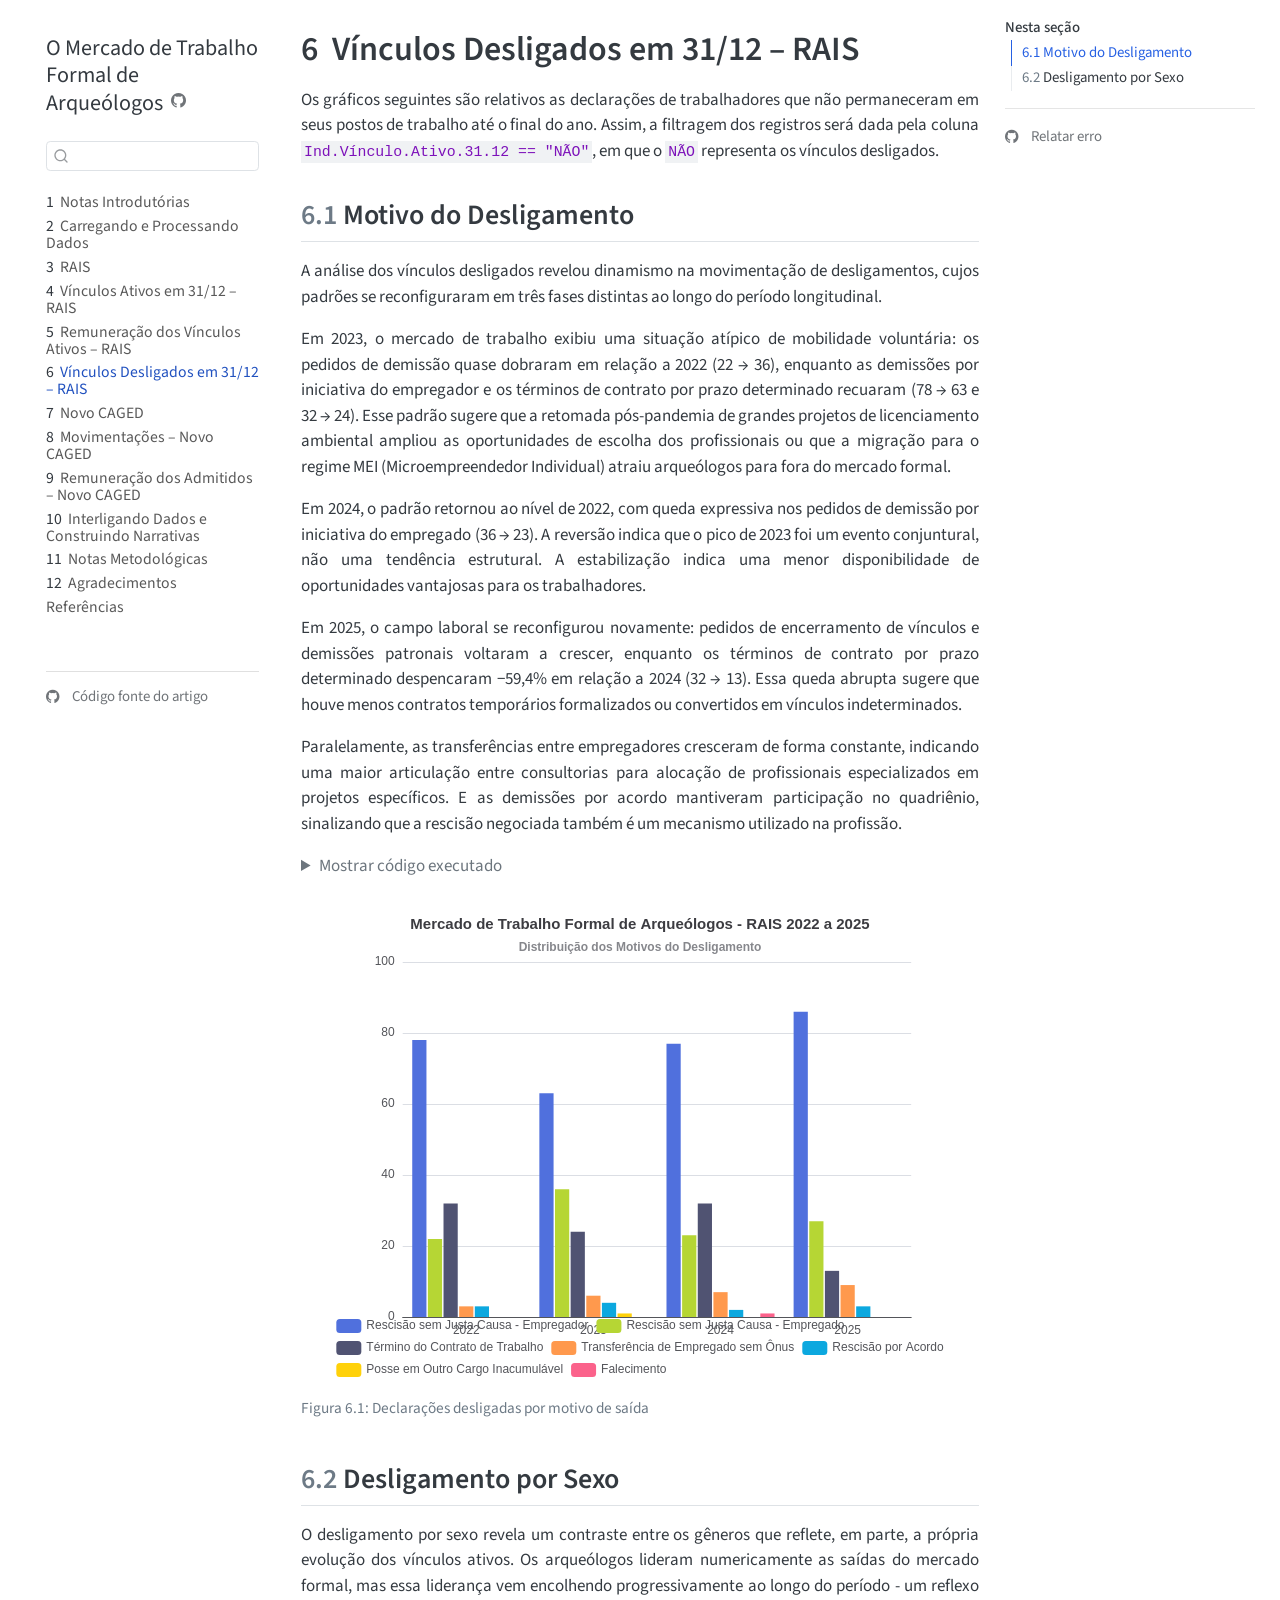
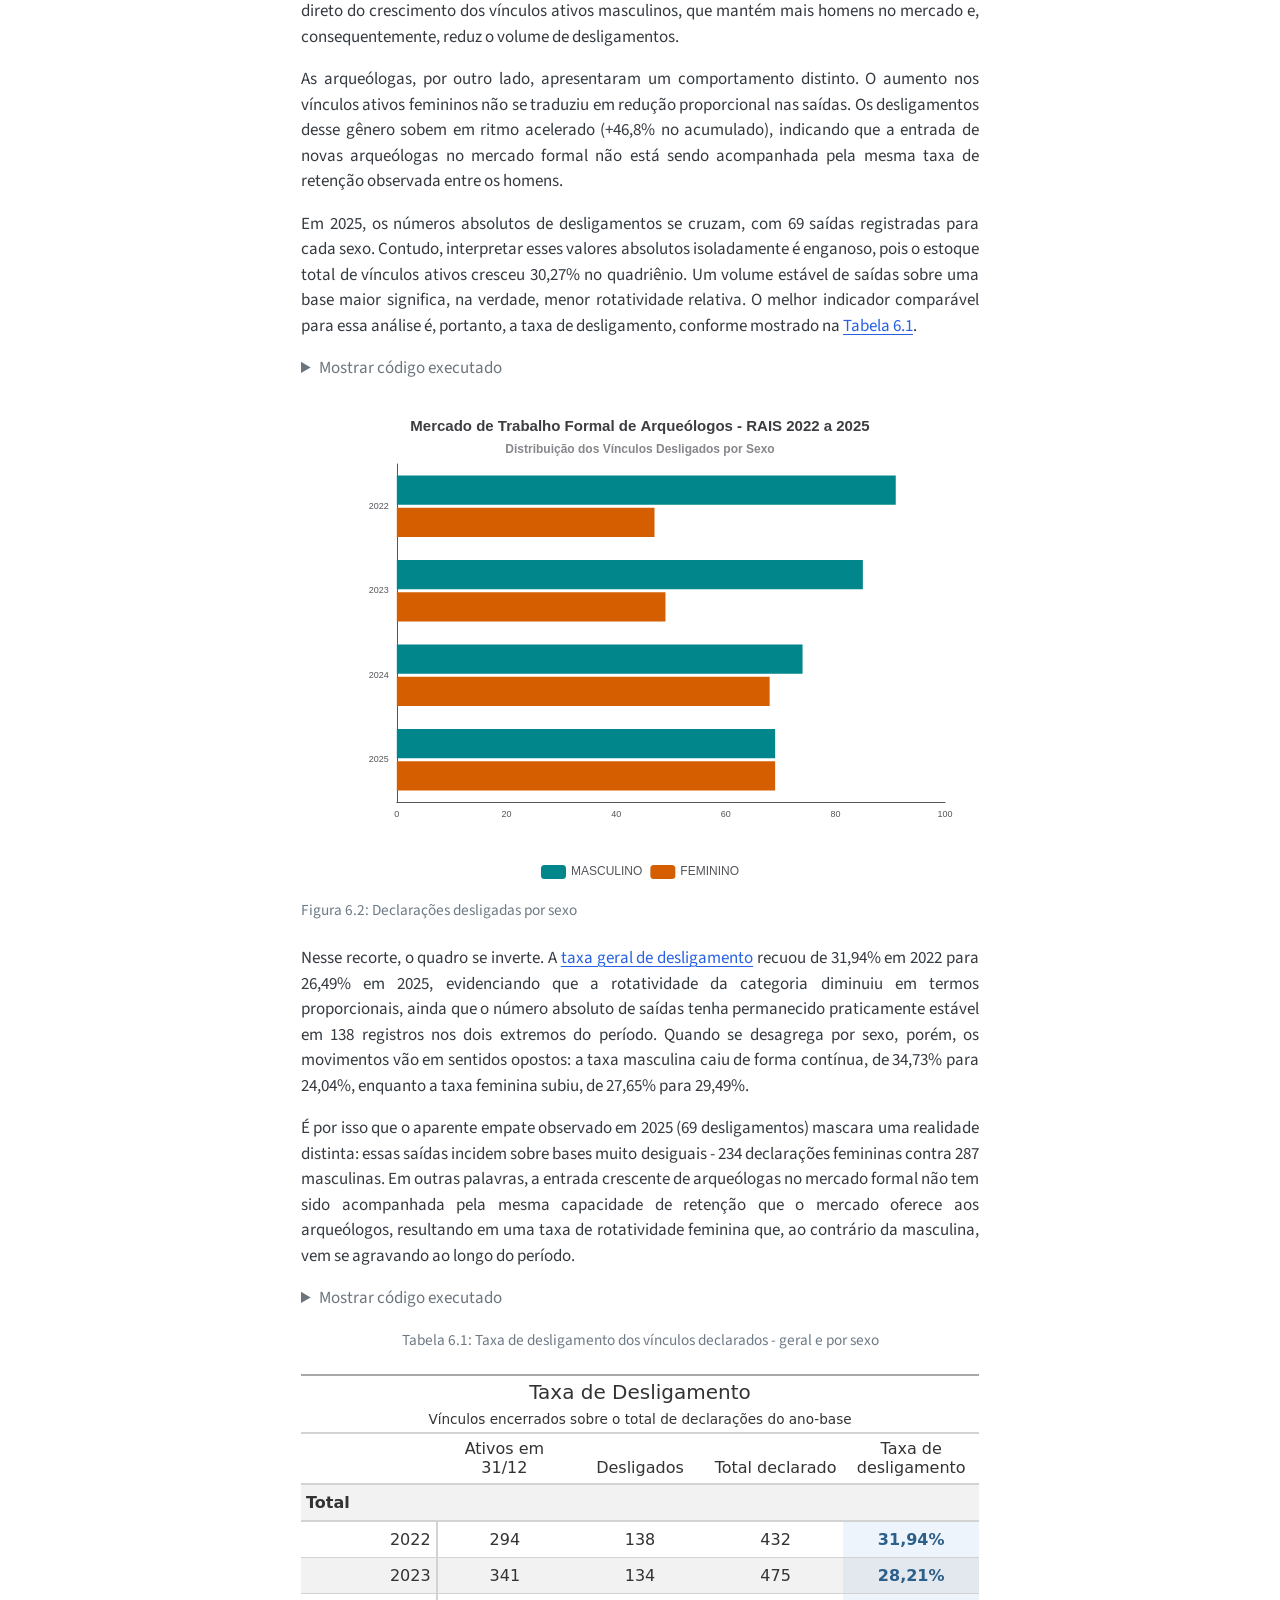
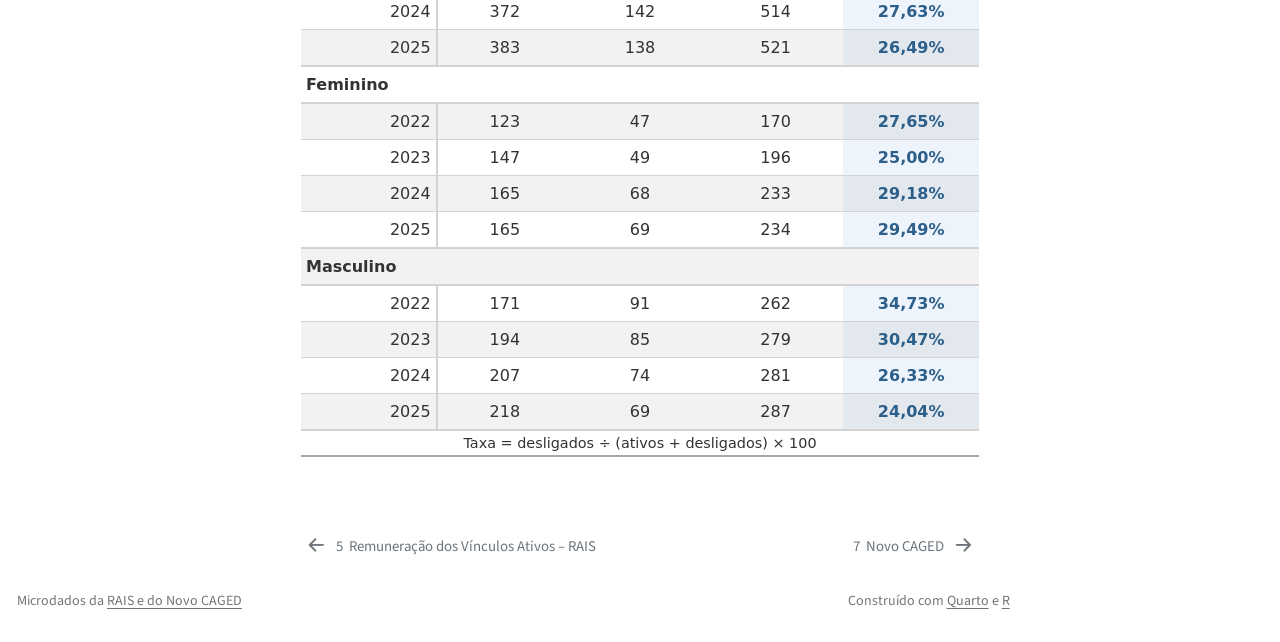
<file: docs/desligamentos.html>
<!DOCTYPE html>
<html xmlns="http://www.w3.org/1999/xhtml" lang="pt-BR" xml:lang="pt-BR"><head>

<meta charset="utf-8">
<meta name="generator" content="quarto-1.8.27">

<meta name="viewport" content="width=device-width, initial-scale=1.0, user-scalable=yes">


<title>6&nbsp; Vínculos Desligados em 31/12 – RAIS – O Mercado de Trabalho Formal de Arqueólogos</title>
<style>
code{white-space: pre-wrap;}
span.smallcaps{font-variant: small-caps;}
div.columns{display: flex; gap: min(4vw, 1.5em);}
div.column{flex: auto; overflow-x: auto;}
div.hanging-indent{margin-left: 1.5em; text-indent: -1.5em;}
ul.task-list{list-style: none;}
ul.task-list li input[type="checkbox"] {
  width: 0.8em;
  margin: 0 0.8em 0.2em -1em; /* quarto-specific, see https://github.com/quarto-dev/quarto-cli/issues/4556 */ 
  vertical-align: middle;
}
/* CSS for syntax highlighting */
html { -webkit-text-size-adjust: 100%; }
pre > code.sourceCode { white-space: pre; position: relative; }
pre > code.sourceCode > span { display: inline-block; line-height: 1.25; }
pre > code.sourceCode > span:empty { height: 1.2em; }
.sourceCode { overflow: visible; }
code.sourceCode > span { color: inherit; text-decoration: inherit; }
div.sourceCode { margin: 1em 0; }
pre.sourceCode { margin: 0; }
@media screen {
div.sourceCode { overflow: auto; }
}
@media print {
pre > code.sourceCode { white-space: pre-wrap; }
pre > code.sourceCode > span { text-indent: -5em; padding-left: 5em; }
}
pre.numberSource code
  { counter-reset: source-line 0; }
pre.numberSource code > span
  { position: relative; left: -4em; counter-increment: source-line; }
pre.numberSource code > span > a:first-child::before
  { content: counter(source-line);
    position: relative; left: -1em; text-align: right; vertical-align: baseline;
    border: none; display: inline-block;
    -webkit-touch-callout: none; -webkit-user-select: none;
    -khtml-user-select: none; -moz-user-select: none;
    -ms-user-select: none; user-select: none;
    padding: 0 4px; width: 4em;
  }
pre.numberSource { margin-left: 3em;  padding-left: 4px; }
div.sourceCode
  {   }
@media screen {
pre > code.sourceCode > span > a:first-child::before { text-decoration: underline; }
}
/* CSS for citations */
div.csl-bib-body { }
div.csl-entry {
  clear: both;
  margin-bottom: 1em;
}
.hanging-indent div.csl-entry {
  margin-left:2em;
  text-indent:-2em;
}
div.csl-left-margin {
  min-width:2em;
  float:left;
}
div.csl-right-inline {
  margin-left:2em;
  padding-left:1em;
}
div.csl-indent {
  margin-left: 2em;
}</style>


<script src="site_libs/quarto-nav/quarto-nav.js"></script>
<script src="site_libs/quarto-nav/headroom.min.js"></script>
<script src="site_libs/clipboard/clipboard.min.js"></script>
<script src="site_libs/quarto-search/autocomplete.umd.js"></script>
<script src="site_libs/quarto-search/fuse.min.js"></script>
<script src="site_libs/quarto-search/quarto-search.js"></script>
<meta name="quarto:offset" content="./">
<link href="./caged.html" rel="next">
<link href="./remuneracao.html" rel="prev">
<script src="site_libs/quarto-html/quarto.js" type="module"></script>
<script src="site_libs/quarto-html/tabsets/tabsets.js" type="module"></script>
<script src="site_libs/quarto-html/axe/axe-check.js" type="module"></script>
<script src="site_libs/quarto-html/popper.min.js"></script>
<script src="site_libs/quarto-html/tippy.umd.min.js"></script>
<script src="site_libs/quarto-html/anchor.min.js"></script>
<link href="site_libs/quarto-html/tippy.css" rel="stylesheet">
<link href="site_libs/quarto-html/quarto-syntax-highlighting-8b4baf804e461d9b72633f0de59a0cac.css" rel="stylesheet" id="quarto-text-highlighting-styles">
<script src="site_libs/bootstrap/bootstrap.min.js"></script>
<link href="site_libs/bootstrap/bootstrap-icons.css" rel="stylesheet">
<link href="site_libs/bootstrap/bootstrap-377ea77c6c8207fca55e2638f7d4a50d.min.css" rel="stylesheet" append-hash="true" id="quarto-bootstrap" data-mode="light">
<script id="quarto-search-options" type="application/json">{
  "location": "sidebar",
  "copy-button": false,
  "collapse-after": 3,
  "panel-placement": "start",
  "type": "textbox",
  "limit": 50,
  "keyboard-shortcut": [
    "f",
    "/",
    "s"
  ],
  "show-item-context": false,
  "language": {
    "search-no-results-text": "Nenhum resultado",
    "search-matching-documents-text": "documentos correspondentes",
    "search-copy-link-title": "Copiar link para a busca",
    "search-hide-matches-text": "Esconder correspondências adicionais",
    "search-more-match-text": "mais correspondência neste documento",
    "search-more-matches-text": "mais correspondências neste documento",
    "search-clear-button-title": "Limpar",
    "search-text-placeholder": "",
    "search-detached-cancel-button-title": "Cancelar",
    "search-submit-button-title": "Procurar",
    "search-label": "Procurar"
  }
}</script>
<link href="site_libs/htmltools-fill-0.5.9/fill.css" rel="stylesheet">

<script src="site_libs/htmlwidgets-1.6.4/htmlwidgets.js"></script>

<script src="site_libs/echarts4r-6.0.0/echarts.min.js"></script>

<script src="site_libs/echarts4r-6.0.0/ecStat.min.js"></script>

<script src="site_libs/echarts4r-6.0.0/dataTool.min.js"></script>

<script src="site_libs/echarts4r-binding-0.5.0/echarts4r.js"></script>



<link rel="stylesheet" href="styles.css">
</head>

<body class="nav-sidebar floating quarto-light">

<div id="quarto-search-results"></div>
  <header id="quarto-header" class="headroom fixed-top">
  <nav class="quarto-secondary-nav">
    <div class="container-fluid d-flex">
      <button type="button" class="quarto-btn-toggle btn" data-bs-toggle="collapse" role="button" data-bs-target=".quarto-sidebar-collapse-item" aria-controls="quarto-sidebar" aria-expanded="false" aria-label="Alternar barra lateral" onclick="if (window.quartoToggleHeadroom) { window.quartoToggleHeadroom(); }">
        <i class="bi bi-layout-text-sidebar-reverse"></i>
      </button>
        <nav class="quarto-page-breadcrumbs" aria-label="breadcrumb"><ol class="breadcrumb"><li class="breadcrumb-item"><a href="./desligamentos.html"><span class="chapter-number">6</span>&nbsp; <span class="chapter-title">Vínculos Desligados em 31/12 – RAIS</span></a></li></ol></nav>
        <a class="flex-grow-1" role="navigation" data-bs-toggle="collapse" data-bs-target=".quarto-sidebar-collapse-item" aria-controls="quarto-sidebar" aria-expanded="false" aria-label="Alternar barra lateral" onclick="if (window.quartoToggleHeadroom) { window.quartoToggleHeadroom(); }">      
        </a>
      <button type="button" class="btn quarto-search-button" aria-label="Procurar" onclick="window.quartoOpenSearch();">
        <i class="bi bi-search"></i>
      </button>
    </div>
  </nav>
</header>
<!-- content -->
<div id="quarto-content" class="quarto-container page-columns page-rows-contents page-layout-article">
<!-- sidebar -->
  <nav id="quarto-sidebar" class="sidebar collapse collapse-horizontal quarto-sidebar-collapse-item sidebar-navigation floating overflow-auto">
    <div class="pt-lg-2 mt-2 text-left sidebar-header">
    <div class="sidebar-title mb-0 py-0">
      <a href="./">O Mercado de Trabalho Formal de Arqueólogos</a> 
        <div class="sidebar-tools-main">
    <a href="https://github.com/machadotm/Novos_Dados_MTE_Arqueo" title="Repositório dos dados tratados da RAIS e do Novo CAGED" class="quarto-navigation-tool px-1" aria-label="Repositório dos dados tratados da RAIS e do Novo CAGED"><i class="bi bi-github"></i></a>
    <a href="https://github.com/machadotm/dados_mte_rais_arqueo_22-24" title="Código fonte" class="quarto-navigation-tool px-1" aria-label="Código fonte"><i class="bi bi-github"></i></a>
</div>
    </div>
      </div>
        <div class="mt-2 flex-shrink-0 align-items-center">
        <div class="sidebar-search">
        <div id="quarto-search" class="" title="Procurar"></div>
        </div>
        </div>
    <div class="sidebar-menu-container"> 
    <ul class="list-unstyled mt-1">
        <li class="sidebar-item">
  <div class="sidebar-item-container"> 
  <a href="./index.html" class="sidebar-item-text sidebar-link">
 <span class="menu-text"><span class="chapter-number">1</span>&nbsp; <span class="chapter-title">Notas Introdutórias</span></span></a>
  </div>
</li>
        <li class="sidebar-item">
  <div class="sidebar-item-container"> 
  <a href="./dados.html" class="sidebar-item-text sidebar-link">
 <span class="menu-text"><span class="chapter-number">2</span>&nbsp; <span class="chapter-title">Carregando e Processando Dados</span></span></a>
  </div>
</li>
        <li class="sidebar-item">
  <div class="sidebar-item-container"> 
  <a href="./rais.html" class="sidebar-item-text sidebar-link">
 <span class="menu-text"><span class="chapter-number">3</span>&nbsp; <span class="chapter-title">RAIS</span></span></a>
  </div>
</li>
        <li class="sidebar-item">
  <div class="sidebar-item-container"> 
  <a href="./vinculos.html" class="sidebar-item-text sidebar-link">
 <span class="menu-text"><span class="chapter-number">4</span>&nbsp; <span class="chapter-title">Vínculos Ativos em 31/12 – RAIS</span></span></a>
  </div>
</li>
        <li class="sidebar-item">
  <div class="sidebar-item-container"> 
  <a href="./remuneracao.html" class="sidebar-item-text sidebar-link">
 <span class="menu-text"><span class="chapter-number">5</span>&nbsp; <span class="chapter-title">Remuneração dos Vínculos Ativos – RAIS</span></span></a>
  </div>
</li>
        <li class="sidebar-item">
  <div class="sidebar-item-container"> 
  <a href="./desligamentos.html" class="sidebar-item-text sidebar-link active">
 <span class="menu-text"><span class="chapter-number">6</span>&nbsp; <span class="chapter-title">Vínculos Desligados em 31/12 – RAIS</span></span></a>
  </div>
</li>
        <li class="sidebar-item">
  <div class="sidebar-item-container"> 
  <a href="./caged.html" class="sidebar-item-text sidebar-link">
 <span class="menu-text"><span class="chapter-number">7</span>&nbsp; <span class="chapter-title">Novo CAGED</span></span></a>
  </div>
</li>
        <li class="sidebar-item">
  <div class="sidebar-item-container"> 
  <a href="./movimentacoes.html" class="sidebar-item-text sidebar-link">
 <span class="menu-text"><span class="chapter-number">8</span>&nbsp; <span class="chapter-title">Movimentações – Novo CAGED</span></span></a>
  </div>
</li>
        <li class="sidebar-item">
  <div class="sidebar-item-container"> 
  <a href="./admitidos.html" class="sidebar-item-text sidebar-link">
 <span class="menu-text"><span class="chapter-number">9</span>&nbsp; <span class="chapter-title">Remuneração dos Admitidos – Novo CAGED</span></span></a>
  </div>
</li>
        <li class="sidebar-item">
  <div class="sidebar-item-container"> 
  <a href="./narrativas.html" class="sidebar-item-text sidebar-link">
 <span class="menu-text"><span class="chapter-number">10</span>&nbsp; <span class="chapter-title">Interligando Dados e Construindo Narrativas</span></span></a>
  </div>
</li>
        <li class="sidebar-item">
  <div class="sidebar-item-container"> 
  <a href="./notas.html" class="sidebar-item-text sidebar-link">
 <span class="menu-text"><span class="chapter-number">11</span>&nbsp; <span class="chapter-title">Notas Metodológicas</span></span></a>
  </div>
</li>
        <li class="sidebar-item">
  <div class="sidebar-item-container"> 
  <a href="./agradecimentos.html" class="sidebar-item-text sidebar-link">
 <span class="menu-text"><span class="chapter-number">12</span>&nbsp; <span class="chapter-title">Agradecimentos</span></span></a>
  </div>
</li>
        <li class="sidebar-item">
  <div class="sidebar-item-container"> 
  <a href="./referencias.html" class="sidebar-item-text sidebar-link">
 <span class="menu-text">Referências</span></a>
  </div>
</li>
    </ul>
    </div>
</nav>
<div id="quarto-sidebar-glass" class="quarto-sidebar-collapse-item" data-bs-toggle="collapse" data-bs-target=".quarto-sidebar-collapse-item"></div>
<!-- margin-sidebar -->
    <div id="quarto-margin-sidebar" class="sidebar margin-sidebar">
        <nav id="TOC" role="doc-toc" class="toc-active">
    <h2 id="toc-title">Nesta seção</h2>
   
  <ul>
  <li><a href="#sec-desligamento" id="toc-sec-desligamento" class="nav-link active" data-scroll-target="#sec-desligamento"><span class="header-section-number">6.1</span> Motivo do Desligamento</a></li>
  <li><a href="#desligamento-por-sexo" id="toc-desligamento-por-sexo" class="nav-link" data-scroll-target="#desligamento-por-sexo"><span class="header-section-number">6.2</span> Desligamento por Sexo</a></li>
  </ul>
<div class="toc-actions"><ul><li><a href="https://github.com/machadotm/dados_mte_rais_arqueo_22-24/blob/main/desligamentos.qmd" class="toc-action"><i class="bi bi-github"></i>Código fonte do artigo</a></li><li><a href="https://github.com/machadotm/dados_mte_rais_arqueo_22-24/issues/new" class="toc-action"><i class="bi empty"></i>Relatar erro</a></li></ul></div></nav>
    </div>
<!-- main -->
<main class="content" id="quarto-document-content">

<header id="title-block-header" class="quarto-title-block default">
<div class="quarto-title">
<h1 class="title"><span class="chapter-number">6</span>&nbsp; <span class="chapter-title">Vínculos Desligados em 31/12 – RAIS</span></h1>
</div>



<div class="quarto-title-meta">

    
  
    
  </div>
  


</header>


<p>Os gráficos seguintes são relativos as declarações de trabalhadores que não permaneceram em seus postos de trabalho até o final do ano. Assim, a filtragem dos registros será dada pela coluna <code>Ind.Vínculo.Ativo.31.12 == "NÃO"</code>, em que o <code>NÃO</code> representa os vínculos desligados.</p>
<section id="sec-desligamento" class="level2" data-number="6.1">
<h2 data-number="6.1" class="anchored" data-anchor-id="sec-desligamento"><span class="header-section-number">6.1</span> Motivo do Desligamento</h2>
<p>A análise dos vínculos desligados revelou dinamismo na movimentação de desligamentos, cujos padrões se reconfiguraram em três fases distintas ao longo do período longitudinal.</p>
<p>Em 2023, o mercado de trabalho exibiu uma situação atípico de mobilidade voluntária: os pedidos de demissão quase dobraram em relação a 2022 (22 → 36), enquanto as demissões por iniciativa do empregador e os términos de contrato por prazo determinado recuaram (78 → 63 e 32 → 24). Esse padrão sugere que a retomada pós-pandemia de grandes projetos de licenciamento ambiental ampliou as oportunidades de escolha dos profissionais ou que a migração para o regime MEI (Microempreendedor Individual) atraiu arqueólogos para fora do mercado formal.</p>
<p>Em 2024, o padrão retornou ao nível de 2022, com queda expressiva nos pedidos de demissão por iniciativa do empregado (36 → 23). A reversão indica que o pico de 2023 foi um evento conjuntural, não uma tendência estrutural. A estabilização indica uma menor disponibilidade de oportunidades vantajosas para os trabalhadores.</p>
<p>Em 2025, o campo laboral se reconfigurou novamente: pedidos de encerramento de vínculos e demissões patronais voltaram a crescer, enquanto os términos de contrato por prazo determinado despencaram −59,4% em relação a 2024 (32 → 13). Essa queda abrupta sugere que houve menos contratos temporários formalizados ou convertidos em vínculos indeterminados.</p>
<p>Paralelamente, as transferências entre empregadores cresceram de forma constante, indicando uma maior articulação entre consultorias para alocação de profissionais especializados em projetos específicos. E as demissões por acordo mantiveram participação no quadriênio, sinalizando que a rescisão negociada também é um mecanismo utilizado na profissão.</p>
<div class="cell">
<details class="code-fold">
<summary>Mostrar código executado</summary>
<div class="code-copy-outer-scaffold"><div class="sourceCode cell-code" id="cb1"><pre class="sourceCode r code-with-copy"><code class="sourceCode r"><span id="cb1-1"><a href="#cb1-1" aria-hidden="true" tabindex="-1"></a>desligados <span class="ot">&lt;-</span> Arqueo.RAIS<span class="fl">.2022</span>_2025 <span class="sc">%&gt;%</span> </span>
<span id="cb1-2"><a href="#cb1-2" aria-hidden="true" tabindex="-1"></a>  dplyr<span class="sc">::</span><span class="fu">filter</span>(Ind.Vínculo.Ativo.<span class="fl">31.12</span><span class="sc">==</span><span class="st">'NÃO'</span>) <span class="sc">%&gt;%</span> </span>
<span id="cb1-3"><a href="#cb1-3" aria-hidden="true" tabindex="-1"></a>  <span class="fu">mutate</span>(<span class="at">Motivo.Desligamento =</span> <span class="fu">recode</span>(Motivo.Desligamento,</span>
<span id="cb1-4"><a href="#cb1-4" aria-hidden="true" tabindex="-1"></a>                           <span class="st">"DEM SEM JC"</span> <span class="ot">=</span> <span class="st">"Rescisão sem Justa Causa - Empregador"</span>,</span>
<span id="cb1-5"><a href="#cb1-5" aria-hidden="true" tabindex="-1"></a>                           <span class="st">"DESL POR ACORDO"</span> <span class="ot">=</span> <span class="st">"Rescisão por Acordo"</span>,</span>
<span id="cb1-6"><a href="#cb1-6" aria-hidden="true" tabindex="-1"></a>                           <span class="st">"DESL SEM JC"</span> <span class="ot">=</span> <span class="st">"Rescisão sem Justa Causa - Empregado"</span>,</span>
<span id="cb1-7"><a href="#cb1-7" aria-hidden="true" tabindex="-1"></a>                           <span class="st">"FALECIMENTO"</span> <span class="ot">=</span> <span class="st">"Falecimento"</span>,</span>
<span id="cb1-8"><a href="#cb1-8" aria-hidden="true" tabindex="-1"></a>                           <span class="st">"POSS OUT CAR"</span> <span class="ot">=</span> <span class="st">"Posse em Outro Cargo Inacumulável"</span>,</span>
<span id="cb1-9"><a href="#cb1-9" aria-hidden="true" tabindex="-1"></a>                           <span class="st">"TERM CONTR"</span> <span class="ot">=</span> <span class="st">"Término do Contrato de Trabalho"</span>,</span>
<span id="cb1-10"><a href="#cb1-10" aria-hidden="true" tabindex="-1"></a>                           <span class="st">"TRANS S/ONUS"</span> <span class="ot">=</span> <span class="st">"Transferência de Empregado sem Ônus"</span>)) <span class="sc">%&gt;%</span> </span>
<span id="cb1-11"><a href="#cb1-11" aria-hidden="true" tabindex="-1"></a>  <span class="fu">group_by</span>(Ano, Motivo.Desligamento) <span class="sc">%&gt;%</span> </span>
<span id="cb1-12"><a href="#cb1-12" aria-hidden="true" tabindex="-1"></a>  <span class="fu">summarise</span>(<span class="at">quantidade=</span> <span class="fu">n</span>()) <span class="sc">%&gt;%</span> </span>
<span id="cb1-13"><a href="#cb1-13" aria-hidden="true" tabindex="-1"></a>  dplyr<span class="sc">::</span><span class="fu">select</span>(Ano, Motivo.Desligamento, quantidade) <span class="sc">%&gt;%</span> </span>
<span id="cb1-14"><a href="#cb1-14" aria-hidden="true" tabindex="-1"></a>  <span class="fu">mutate</span>(<span class="at">Motivo.Desligamento =</span> <span class="fu">factor</span>(Motivo.Desligamento, </span>
<span id="cb1-15"><a href="#cb1-15" aria-hidden="true" tabindex="-1"></a>                           <span class="at">levels =</span> <span class="fu">c</span>(<span class="st">"Rescisão sem Justa Causa - Empregador"</span>, </span>
<span id="cb1-16"><a href="#cb1-16" aria-hidden="true" tabindex="-1"></a>                                      <span class="st">"Rescisão sem Justa Causa - Empregado"</span>,</span>
<span id="cb1-17"><a href="#cb1-17" aria-hidden="true" tabindex="-1"></a>                                      <span class="st">"Término do Contrato de Trabalho"</span>, </span>
<span id="cb1-18"><a href="#cb1-18" aria-hidden="true" tabindex="-1"></a>                                      <span class="st">"Transferência de Empregado sem Ônus"</span>,</span>
<span id="cb1-19"><a href="#cb1-19" aria-hidden="true" tabindex="-1"></a>                                      <span class="st">"Rescisão por Acordo"</span>, </span>
<span id="cb1-20"><a href="#cb1-20" aria-hidden="true" tabindex="-1"></a>                                      <span class="st">"Posse em Outro Cargo Inacumulável"</span>, <span class="st">"Falecimento"</span>))) <span class="sc">|&gt;</span> </span>
<span id="cb1-21"><a href="#cb1-21" aria-hidden="true" tabindex="-1"></a>  <span class="fu">mutate</span>(<span class="at">Ano =</span> <span class="fu">as.factor</span>(Ano))</span>
<span id="cb1-22"><a href="#cb1-22" aria-hidden="true" tabindex="-1"></a></span>
<span id="cb1-23"><a href="#cb1-23" aria-hidden="true" tabindex="-1"></a>desligados <span class="sc">|&gt;</span></span>
<span id="cb1-24"><a href="#cb1-24" aria-hidden="true" tabindex="-1"></a>  <span class="fu">group_by</span>(Motivo.Desligamento) <span class="sc">|&gt;</span></span>
<span id="cb1-25"><a href="#cb1-25" aria-hidden="true" tabindex="-1"></a>  <span class="fu">e_charts</span>(Ano) <span class="sc">|&gt;</span></span>
<span id="cb1-26"><a href="#cb1-26" aria-hidden="true" tabindex="-1"></a>  <span class="fu">e_bar</span>(quantidade) <span class="sc">|&gt;</span></span>
<span id="cb1-27"><a href="#cb1-27" aria-hidden="true" tabindex="-1"></a>  <span class="fu">e_title</span>(</span>
<span id="cb1-28"><a href="#cb1-28" aria-hidden="true" tabindex="-1"></a>    <span class="at">text =</span> <span class="st">"Mercado de Trabalho Formal de Arqueólogos - RAIS 2022 a 2025"</span>,</span>
<span id="cb1-29"><a href="#cb1-29" aria-hidden="true" tabindex="-1"></a>    <span class="at">subtext =</span> <span class="st">"Distribuição dos Motivos do Desligamento"</span>,</span>
<span id="cb1-30"><a href="#cb1-30" aria-hidden="true" tabindex="-1"></a>    <span class="at">left =</span> <span class="st">"center"</span>,</span>
<span id="cb1-31"><a href="#cb1-31" aria-hidden="true" tabindex="-1"></a>    <span class="at">textStyle =</span> <span class="fu">list</span>(<span class="at">fontSize =</span> <span class="dv">15</span>, <span class="at">fontWeight =</span> <span class="st">"bold"</span>),</span>
<span id="cb1-32"><a href="#cb1-32" aria-hidden="true" tabindex="-1"></a>    <span class="at">subtextStyle =</span> <span class="fu">list</span>(<span class="at">fontSize =</span> <span class="dv">12</span>, <span class="at">fontWeight =</span> <span class="st">"bold"</span>)</span>
<span id="cb1-33"><a href="#cb1-33" aria-hidden="true" tabindex="-1"></a>  ) <span class="sc">%&gt;%</span></span>
<span id="cb1-34"><a href="#cb1-34" aria-hidden="true" tabindex="-1"></a>  <span class="fu">e_tooltip</span>(</span>
<span id="cb1-35"><a href="#cb1-35" aria-hidden="true" tabindex="-1"></a>    <span class="at">extraCssText =</span> <span class="st">"text-align: left;"</span>,</span>
<span id="cb1-36"><a href="#cb1-36" aria-hidden="true" tabindex="-1"></a>    <span class="at">trigger =</span> <span class="st">"item"</span>,</span>
<span id="cb1-37"><a href="#cb1-37" aria-hidden="true" tabindex="-1"></a>    <span class="at">formatter =</span> htmlwidgets<span class="sc">::</span><span class="fu">JS</span>(<span class="st">"</span></span>
<span id="cb1-38"><a href="#cb1-38" aria-hidden="true" tabindex="-1"></a><span class="st">      function(params) {</span></span>
<span id="cb1-39"><a href="#cb1-39" aria-hidden="true" tabindex="-1"></a><span class="st">        return 'Ano: ' + params.name + '&lt;br/&gt;' +</span></span>
<span id="cb1-40"><a href="#cb1-40" aria-hidden="true" tabindex="-1"></a><span class="st">               params.marker + ' ' + params.seriesName + ': ' + params.value[1];</span></span>
<span id="cb1-41"><a href="#cb1-41" aria-hidden="true" tabindex="-1"></a><span class="st">      }</span></span>
<span id="cb1-42"><a href="#cb1-42" aria-hidden="true" tabindex="-1"></a><span class="st">    "</span>)</span>
<span id="cb1-43"><a href="#cb1-43" aria-hidden="true" tabindex="-1"></a>  )</span></code></pre></div><button title="Copiar para a área de transferência" class="code-copy-button"><i class="bi"></i></button></div>
</details>
<div id="fig-motivo-desliga" class="cell-output-display quarto-float quarto-figure quarto-figure-center anchored">
<figure class="quarto-float quarto-float-fig figure">
<div aria-describedby="fig-motivo-desliga-caption-0ceaefa1-69ba-4598-a22c-09a6ac19f8ca">
<div class="echarts4r html-widget html-fill-item" id="htmlwidget-0b161c422e7c44086231" style="width:100%;height:500px;"></div>
<script type="application/json" data-for="htmlwidget-0b161c422e7c44086231">{"x":{"theme":"","tl":false,"draw":true,"renderer":"canvas","events":[],"buttons":[],"opts":{"yAxis":[{"show":true}],"xAxis":[{"data":["2022","2023","2024","2025"],"type":"category","boundaryGap":true}],"legend":{"data":["Rescisão sem Justa Causa - Empregador","Rescisão sem Justa Causa - Empregado","Término do Contrato de Trabalho","Transferência de Empregado sem Ônus","Rescisão por Acordo","Posse em Outro Cargo Inacumulável","Falecimento"]},"series":[{"data":[{"value":["2022","78"]},{"value":["2023","63"]},{"value":["2024","77"]},{"value":["2025","86"]}],"name":"Rescisão sem Justa Causa - Empregador","type":"bar","yAxisIndex":0,"xAxisIndex":0,"coordinateSystem":"cartesian2d"},{"data":[{"value":["2022","22"]},{"value":["2023","36"]},{"value":["2024","23"]},{"value":["2025","27"]}],"name":"Rescisão sem Justa Causa - Empregado","type":"bar","yAxisIndex":0,"xAxisIndex":0,"coordinateSystem":"cartesian2d"},{"data":[{"value":["2022","32"]},{"value":["2023","24"]},{"value":["2024","32"]},{"value":["2025","13"]}],"name":"Término do Contrato de Trabalho","type":"bar","yAxisIndex":0,"xAxisIndex":0,"coordinateSystem":"cartesian2d"},{"data":[{"value":["2022","3"]},{"value":["2023","6"]},{"value":["2024","7"]},{"value":["2025","9"]}],"name":"Transferência de Empregado sem Ônus","type":"bar","yAxisIndex":0,"xAxisIndex":0,"coordinateSystem":"cartesian2d"},{"data":[{"value":["2022","3"]},{"value":["2023","4"]},{"value":["2024","2"]},{"value":["2025","3"]}],"name":"Rescisão por Acordo","type":"bar","yAxisIndex":0,"xAxisIndex":0,"coordinateSystem":"cartesian2d"},{"data":[{"value":["2023","1"]}],"name":"Posse em Outro Cargo Inacumulável","type":"bar","yAxisIndex":0,"xAxisIndex":0,"coordinateSystem":"cartesian2d"},{"data":[{"value":["2024","1"]}],"name":"Falecimento","type":"bar","yAxisIndex":0,"xAxisIndex":0,"coordinateSystem":"cartesian2d"}],"title":[{"left":"center","textStyle":{"fontSize":15,"fontWeight":"bold"},"subtextStyle":{"fontSize":12,"fontWeight":"bold"},"text":"Mercado de Trabalho Formal de Arqueólogos - RAIS 2022 a 2025","subtext":"Distribuição dos Motivos do Desligamento"}],"tooltip":{"trigger":"item","extraCssText":"text-align: left;","formatter":"\n      function(params) {\n        return 'Ano: ' + params.name + '<br/>' +\n               params.marker + ' ' + params.seriesName + ': ' + params.value[1];\n      }\n    "}},"dispose":true},"evals":["opts.tooltip.formatter"],"jsHooks":[]}</script>
</div>
<figcaption class="quarto-float-caption-bottom quarto-float-caption quarto-float-fig" id="fig-motivo-desliga-caption-0ceaefa1-69ba-4598-a22c-09a6ac19f8ca">
Figura&nbsp;6.1: Declarações desligadas por motivo de saída
</figcaption>
</figure>
</div>
</div>
</section>
<section id="desligamento-por-sexo" class="level2" data-number="6.2">
<h2 data-number="6.2" class="anchored" data-anchor-id="desligamento-por-sexo"><span class="header-section-number">6.2</span> Desligamento por Sexo</h2>
<p>O desligamento por sexo revela um contraste entre os gêneros que reflete, em parte, a própria evolução dos vínculos ativos. Os arqueólogos lideram numericamente as saídas do mercado formal, mas essa liderança vem encolhendo progressivamente ao longo do período - um reflexo direto do crescimento dos vínculos ativos masculinos, que mantém mais homens no mercado e, consequentemente, reduz o volume de desligamentos.</p>
<p>As arqueólogas, por outro lado, apresentaram um comportamento distinto. O aumento nos vínculos ativos femininos não se traduziu em redução proporcional nas saídas. Os desligamentos desse gênero sobem em ritmo acelerado (+46,8% no acumulado), indicando que a entrada de novas arqueólogas no mercado formal não está sendo acompanhada pela mesma taxa de retenção observada entre os homens.</p>
<p>Em 2025, os números absolutos de desligamentos se cruzam, com 69 saídas registradas para cada sexo. Contudo, interpretar esses valores absolutos isoladamente é enganoso, pois o estoque total de vínculos ativos cresceu 30,27% no quadriênio. Um volume estável de saídas sobre uma base maior significa, na verdade, menor rotatividade relativa. O melhor indicador comparável para essa análise é, portanto, a taxa de desligamento, conforme mostrado na <a href="#tbl-taxa-desligamento" class="quarto-xref">Tabela&nbsp;<span>6.1</span></a>.</p>
<div class="cell">
<details class="code-fold">
<summary>Mostrar código executado</summary>
<div class="code-copy-outer-scaffold"><div class="sourceCode cell-code" id="cb2"><pre class="sourceCode r code-with-copy"><code class="sourceCode r"><span id="cb2-1"><a href="#cb2-1" aria-hidden="true" tabindex="-1"></a>sexo.desligado <span class="ot">&lt;-</span> Arqueo.RAIS<span class="fl">.2022</span>_2025 <span class="sc">%&gt;%</span></span>
<span id="cb2-2"><a href="#cb2-2" aria-hidden="true" tabindex="-1"></a>  dplyr<span class="sc">::</span><span class="fu">filter</span>(Ind.Vínculo.Ativo.<span class="fl">31.12</span><span class="sc">==</span><span class="st">'NÃO'</span>) <span class="sc">%&gt;%</span> </span>
<span id="cb2-3"><a href="#cb2-3" aria-hidden="true" tabindex="-1"></a>  <span class="fu">group_by</span>(Ano, Sexo) <span class="sc">%&gt;%</span></span>
<span id="cb2-4"><a href="#cb2-4" aria-hidden="true" tabindex="-1"></a>  <span class="fu">summarise</span>(<span class="at">quant.sexo=</span> <span class="fu">n</span>()) <span class="sc">%&gt;%</span> </span>
<span id="cb2-5"><a href="#cb2-5" aria-hidden="true" tabindex="-1"></a>  <span class="fu">ungroup</span>() <span class="sc">%&gt;%</span> </span>
<span id="cb2-6"><a href="#cb2-6" aria-hidden="true" tabindex="-1"></a>  dplyr<span class="sc">::</span><span class="fu">select</span>(Ano, Sexo, quant.sexo) <span class="sc">|&gt;</span> </span>
<span id="cb2-7"><a href="#cb2-7" aria-hidden="true" tabindex="-1"></a>  <span class="fu">mutate</span>(<span class="at">Ano =</span> <span class="fu">as.factor</span>(Ano),</span>
<span id="cb2-8"><a href="#cb2-8" aria-hidden="true" tabindex="-1"></a>  <span class="at">Sexo =</span> <span class="fu">factor</span>(Sexo, </span>
<span id="cb2-9"><a href="#cb2-9" aria-hidden="true" tabindex="-1"></a>                           <span class="at">levels =</span> <span class="fu">c</span>(<span class="st">"MASCULINO"</span>, <span class="st">"FEMININO"</span>)))</span>
<span id="cb2-10"><a href="#cb2-10" aria-hidden="true" tabindex="-1"></a></span>
<span id="cb2-11"><a href="#cb2-11" aria-hidden="true" tabindex="-1"></a>sexo.desligado <span class="sc">%&gt;%</span></span>
<span id="cb2-12"><a href="#cb2-12" aria-hidden="true" tabindex="-1"></a>  <span class="fu">group_by</span>(Sexo) <span class="sc">%&gt;%</span></span>
<span id="cb2-13"><a href="#cb2-13" aria-hidden="true" tabindex="-1"></a>  <span class="fu">e_charts</span>(Ano, <span class="at">timeline =</span> <span class="cn">FALSE</span>) <span class="sc">%&gt;%</span></span>
<span id="cb2-14"><a href="#cb2-14" aria-hidden="true" tabindex="-1"></a>  <span class="fu">e_bar</span>(quant.sexo, <span class="at">stack =</span> <span class="cn">FALSE</span>) <span class="sc">%&gt;%</span></span>
<span id="cb2-15"><a href="#cb2-15" aria-hidden="true" tabindex="-1"></a>  <span class="fu">e_flip_coords</span>() <span class="sc">%&gt;%</span></span>
<span id="cb2-16"><a href="#cb2-16" aria-hidden="true" tabindex="-1"></a>  <span class="fu">e_y_axis</span>(<span class="at">inverse =</span> <span class="cn">TRUE</span>, <span class="at">axisLabel =</span> <span class="fu">list</span>(<span class="at">fontSize =</span> <span class="dv">9</span>)) <span class="sc">%&gt;%</span></span>
<span id="cb2-17"><a href="#cb2-17" aria-hidden="true" tabindex="-1"></a>  <span class="fu">e_x_axis</span>(    </span>
<span id="cb2-18"><a href="#cb2-18" aria-hidden="true" tabindex="-1"></a>    <span class="at">axisLabel =</span> <span class="fu">list</span>(<span class="at">fontSize =</span> <span class="dv">9</span>),</span>
<span id="cb2-19"><a href="#cb2-19" aria-hidden="true" tabindex="-1"></a>    <span class="at">splitLine =</span> <span class="fu">list</span>(<span class="at">show =</span> <span class="cn">FALSE</span>), <span class="at">axisLine =</span> <span class="fu">list</span>(<span class="at">show =</span> <span class="cn">TRUE</span>)</span>
<span id="cb2-20"><a href="#cb2-20" aria-hidden="true" tabindex="-1"></a>  ) <span class="sc">%&gt;%</span></span>
<span id="cb2-21"><a href="#cb2-21" aria-hidden="true" tabindex="-1"></a>  <span class="fu">e_title</span>(</span>
<span id="cb2-22"><a href="#cb2-22" aria-hidden="true" tabindex="-1"></a>    <span class="at">text =</span> <span class="st">"Mercado de Trabalho Formal de Arqueólogos - RAIS 2022 a 2025"</span>,</span>
<span id="cb2-23"><a href="#cb2-23" aria-hidden="true" tabindex="-1"></a>    <span class="at">subtext =</span> <span class="st">"Distribuição dos Vínculos Desligados por Sexo"</span>,</span>
<span id="cb2-24"><a href="#cb2-24" aria-hidden="true" tabindex="-1"></a>    <span class="at">left =</span> <span class="st">"center"</span>,</span>
<span id="cb2-25"><a href="#cb2-25" aria-hidden="true" tabindex="-1"></a>    <span class="at">textStyle =</span> <span class="fu">list</span>(<span class="at">fontSize =</span> <span class="dv">15</span>, <span class="at">fontWeight =</span> <span class="st">"bold"</span>),</span>
<span id="cb2-26"><a href="#cb2-26" aria-hidden="true" tabindex="-1"></a>    <span class="at">subtextStyle =</span> <span class="fu">list</span>(<span class="at">fontSize =</span> <span class="dv">12</span>, <span class="at">fontWeight =</span> <span class="st">"bold"</span>)</span>
<span id="cb2-27"><a href="#cb2-27" aria-hidden="true" tabindex="-1"></a>  ) <span class="sc">%&gt;%</span></span>
<span id="cb2-28"><a href="#cb2-28" aria-hidden="true" tabindex="-1"></a>  <span class="fu">e_color</span>(<span class="fu">c</span>(<span class="st">"#00868B"</span>, <span class="st">"#D55E00"</span>)) <span class="sc">%&gt;%</span></span>
<span id="cb2-29"><a href="#cb2-29" aria-hidden="true" tabindex="-1"></a>  <span class="fu">e_grid</span>(<span class="at">containLabel =</span> <span class="cn">TRUE</span>, <span class="at">left =</span> <span class="st">"10%"</span>, <span class="at">right =</span> <span class="st">"5%"</span>) <span class="sc">%&gt;%</span></span>
<span id="cb2-30"><a href="#cb2-30" aria-hidden="true" tabindex="-1"></a>  <span class="fu">e_tooltip</span>(</span>
<span id="cb2-31"><a href="#cb2-31" aria-hidden="true" tabindex="-1"></a>    <span class="at">extraCssText =</span> <span class="st">"text-align: left;"</span>,</span>
<span id="cb2-32"><a href="#cb2-32" aria-hidden="true" tabindex="-1"></a>    <span class="at">trigger =</span> <span class="st">"axis"</span>,</span>
<span id="cb2-33"><a href="#cb2-33" aria-hidden="true" tabindex="-1"></a>    <span class="at">formatter =</span> htmlwidgets<span class="sc">::</span><span class="fu">JS</span>(<span class="st">"</span></span>
<span id="cb2-34"><a href="#cb2-34" aria-hidden="true" tabindex="-1"></a><span class="st">      function(params) {</span></span>
<span id="cb2-35"><a href="#cb2-35" aria-hidden="true" tabindex="-1"></a><span class="st">        var ano = params[0].axisValue;</span></span>
<span id="cb2-36"><a href="#cb2-36" aria-hidden="true" tabindex="-1"></a><span class="st">        var result = 'Ano: ' + ano + '&lt;br/&gt;';</span></span>
<span id="cb2-37"><a href="#cb2-37" aria-hidden="true" tabindex="-1"></a><span class="st">        params.forEach(function(p) {</span></span>
<span id="cb2-38"><a href="#cb2-38" aria-hidden="true" tabindex="-1"></a><span class="st">          result += p.marker + ' ' + p.seriesName + ': ' + p.value[0] + '&lt;br/&gt;';</span></span>
<span id="cb2-39"><a href="#cb2-39" aria-hidden="true" tabindex="-1"></a><span class="st">        });</span></span>
<span id="cb2-40"><a href="#cb2-40" aria-hidden="true" tabindex="-1"></a><span class="st">        return result;</span></span>
<span id="cb2-41"><a href="#cb2-41" aria-hidden="true" tabindex="-1"></a><span class="st">      }</span></span>
<span id="cb2-42"><a href="#cb2-42" aria-hidden="true" tabindex="-1"></a><span class="st">    "</span>)</span>
<span id="cb2-43"><a href="#cb2-43" aria-hidden="true" tabindex="-1"></a>  )</span></code></pre></div><button title="Copiar para a área de transferência" class="code-copy-button"><i class="bi"></i></button></div>
</details>
<div id="fig-desliga-sexo" class="cell-output-display quarto-float quarto-figure quarto-figure-center anchored">
<figure class="quarto-float quarto-float-fig figure">
<div aria-describedby="fig-desliga-sexo-caption-0ceaefa1-69ba-4598-a22c-09a6ac19f8ca">
<div class="echarts4r html-widget html-fill-item" id="htmlwidget-ed1828430c40b4390c29" style="width:100%;height:500px;"></div>
<script type="application/json" data-for="htmlwidget-ed1828430c40b4390c29">{"x":{"theme":"","tl":false,"draw":true,"renderer":"canvas","events":[],"buttons":[],"opts":{"xAxis":[{"show":true,"axisLabel":{"fontSize":9},"splitLine":{"show":false},"axisLine":{"show":true}}],"yAxis":[{"data":["2022","2023","2024","2025"],"type":"category","boundaryGap":true,"inverse":true,"axisLabel":{"fontSize":9}}],"legend":{"data":["MASCULINO","FEMININO"]},"series":[{"data":[{"value":["91","2022"]},{"value":["85","2023"]},{"value":["74","2024"]},{"value":["69","2025"]}],"name":"MASCULINO","type":"bar","yAxisIndex":0,"xAxisIndex":0,"coordinateSystem":"cartesian2d","stack":false},{"data":[{"value":["47","2022"]},{"value":["49","2023"]},{"value":["68","2024"]},{"value":["69","2025"]}],"name":"FEMININO","type":"bar","yAxisIndex":0,"xAxisIndex":0,"coordinateSystem":"cartesian2d","stack":false}],"title":[{"left":"center","textStyle":{"fontSize":15,"fontWeight":"bold"},"subtextStyle":{"fontSize":12,"fontWeight":"bold"},"text":"Mercado de Trabalho Formal de Arqueólogos - RAIS 2022 a 2025","subtext":"Distribuição dos Vínculos Desligados por Sexo"}],"color":["#00868B","#D55E00"],"grid":[{"containLabel":true,"left":"10%","right":"5%"}],"tooltip":{"trigger":"axis","extraCssText":"text-align: left;","formatter":"\n      function(params) {\n        var ano = params[0].axisValue;\n        var result = 'Ano: ' + ano + '<br/>';\n        params.forEach(function(p) {\n          result += p.marker + ' ' + p.seriesName + ': ' + p.value[0] + '<br/>';\n        });\n        return result;\n      }\n    "}},"dispose":true},"evals":["opts.tooltip.formatter"],"jsHooks":[]}</script>
</div>
<figcaption class="quarto-float-caption-bottom quarto-float-caption quarto-float-fig" id="fig-desliga-sexo-caption-0ceaefa1-69ba-4598-a22c-09a6ac19f8ca">
Figura&nbsp;6.2: Declarações desligadas por sexo
</figcaption>
</figure>
</div>
</div>
<p>Nesse recorte, o quadro se inverte. A <a href="notas.html#sec-nota-taxa" title="taxa de desligamento (%) = desligados ÷ (ativos + desligados) × 100">taxa geral de desligamento</a> recuou de 31,94% em 2022 para 26,49% em 2025, evidenciando que a rotatividade da categoria diminuiu em termos proporcionais, ainda que o número absoluto de saídas tenha permanecido praticamente estável em 138 registros nos dois extremos do período. Quando se desagrega por sexo, porém, os movimentos vão em sentidos opostos: a taxa masculina caiu de forma contínua, de 34,73% para 24,04%, enquanto a taxa feminina subiu, de 27,65% para 29,49%.</p>
<p>É por isso que o aparente empate observado em 2025 (69 desligamentos) mascara uma realidade distinta: essas saídas incidem sobre bases muito desiguais - 234 declarações femininas contra 287 masculinas. Em outras palavras, a entrada crescente de arqueólogas no mercado formal não tem sido acompanhada pela mesma capacidade de retenção que o mercado oferece aos arqueólogos, resultando em uma taxa de rotatividade feminina que, ao contrário da masculina, vem se agravando ao longo do período.</p>
<div class="cell">
<details class="code-fold">
<summary>Mostrar código executado</summary>
<div class="code-copy-outer-scaffold"><div class="sourceCode cell-code" id="cb3"><pre class="sourceCode r code-with-copy"><code class="sourceCode r"><span id="cb3-1"><a href="#cb3-1" aria-hidden="true" tabindex="-1"></a>taxa_geral <span class="ot">&lt;-</span> Arqueo.RAIS<span class="fl">.2022</span>_2025 <span class="sc">%&gt;%</span></span>
<span id="cb3-2"><a href="#cb3-2" aria-hidden="true" tabindex="-1"></a>  <span class="fu">group_by</span>(Ano) <span class="sc">%&gt;%</span></span>
<span id="cb3-3"><a href="#cb3-3" aria-hidden="true" tabindex="-1"></a>  <span class="fu">summarise</span>(</span>
<span id="cb3-4"><a href="#cb3-4" aria-hidden="true" tabindex="-1"></a>    <span class="at">Ativos     =</span> <span class="fu">sum</span>(Ind.Vínculo.Ativo.<span class="fl">31.12</span> <span class="sc">==</span> <span class="st">"SIM"</span>),</span>
<span id="cb3-5"><a href="#cb3-5" aria-hidden="true" tabindex="-1"></a>    <span class="at">Desligados =</span> <span class="fu">sum</span>(Ind.Vínculo.Ativo.<span class="fl">31.12</span> <span class="sc">==</span> <span class="st">"NÃO"</span>),</span>
<span id="cb3-6"><a href="#cb3-6" aria-hidden="true" tabindex="-1"></a>    <span class="at">.groups =</span> <span class="st">"drop"</span></span>
<span id="cb3-7"><a href="#cb3-7" aria-hidden="true" tabindex="-1"></a>  ) <span class="sc">%&gt;%</span></span>
<span id="cb3-8"><a href="#cb3-8" aria-hidden="true" tabindex="-1"></a>  <span class="fu">mutate</span>(</span>
<span id="cb3-9"><a href="#cb3-9" aria-hidden="true" tabindex="-1"></a>    <span class="at">Total =</span> Ativos <span class="sc">+</span> Desligados,</span>
<span id="cb3-10"><a href="#cb3-10" aria-hidden="true" tabindex="-1"></a>    <span class="at">Taxa  =</span> <span class="fu">round</span>(Desligados <span class="sc">/</span> Total <span class="sc">*</span> <span class="dv">100</span>, <span class="dv">2</span>),</span>
<span id="cb3-11"><a href="#cb3-11" aria-hidden="true" tabindex="-1"></a>    <span class="at">Grupo =</span> <span class="st">"Total"</span></span>
<span id="cb3-12"><a href="#cb3-12" aria-hidden="true" tabindex="-1"></a>  )</span>
<span id="cb3-13"><a href="#cb3-13" aria-hidden="true" tabindex="-1"></a> </span>
<span id="cb3-14"><a href="#cb3-14" aria-hidden="true" tabindex="-1"></a>taxa_sexo <span class="ot">&lt;-</span> Arqueo.RAIS<span class="fl">.2022</span>_2025 <span class="sc">%&gt;%</span></span>
<span id="cb3-15"><a href="#cb3-15" aria-hidden="true" tabindex="-1"></a>  <span class="fu">group_by</span>(Ano, Sexo) <span class="sc">%&gt;%</span></span>
<span id="cb3-16"><a href="#cb3-16" aria-hidden="true" tabindex="-1"></a>  <span class="fu">summarise</span>(</span>
<span id="cb3-17"><a href="#cb3-17" aria-hidden="true" tabindex="-1"></a>    <span class="at">Ativos     =</span> <span class="fu">sum</span>(Ind.Vínculo.Ativo.<span class="fl">31.12</span> <span class="sc">==</span> <span class="st">"SIM"</span>),</span>
<span id="cb3-18"><a href="#cb3-18" aria-hidden="true" tabindex="-1"></a>    <span class="at">Desligados =</span> <span class="fu">sum</span>(Ind.Vínculo.Ativo.<span class="fl">31.12</span> <span class="sc">==</span> <span class="st">"NÃO"</span>),</span>
<span id="cb3-19"><a href="#cb3-19" aria-hidden="true" tabindex="-1"></a>    <span class="at">.groups =</span> <span class="st">"drop"</span></span>
<span id="cb3-20"><a href="#cb3-20" aria-hidden="true" tabindex="-1"></a>  ) <span class="sc">%&gt;%</span></span>
<span id="cb3-21"><a href="#cb3-21" aria-hidden="true" tabindex="-1"></a>  <span class="fu">mutate</span>(</span>
<span id="cb3-22"><a href="#cb3-22" aria-hidden="true" tabindex="-1"></a>    <span class="at">Total =</span> Ativos <span class="sc">+</span> Desligados,</span>
<span id="cb3-23"><a href="#cb3-23" aria-hidden="true" tabindex="-1"></a>    <span class="at">Taxa  =</span> <span class="fu">round</span>(Desligados <span class="sc">/</span> Total <span class="sc">*</span> <span class="dv">100</span>, <span class="dv">2</span>),</span>
<span id="cb3-24"><a href="#cb3-24" aria-hidden="true" tabindex="-1"></a>    <span class="at">Grupo =</span> dplyr<span class="sc">::</span><span class="fu">recode</span>(Sexo, <span class="st">"FEMININO"</span> <span class="ot">=</span> <span class="st">"Feminino"</span>, <span class="st">"MASCULINO"</span> <span class="ot">=</span> <span class="st">"Masculino"</span>)</span>
<span id="cb3-25"><a href="#cb3-25" aria-hidden="true" tabindex="-1"></a>  ) <span class="sc">%&gt;%</span></span>
<span id="cb3-26"><a href="#cb3-26" aria-hidden="true" tabindex="-1"></a>  dplyr<span class="sc">::</span><span class="fu">select</span>(<span class="sc">-</span>Sexo)</span>
<span id="cb3-27"><a href="#cb3-27" aria-hidden="true" tabindex="-1"></a> </span>
<span id="cb3-28"><a href="#cb3-28" aria-hidden="true" tabindex="-1"></a>tabela_taxa <span class="ot">&lt;-</span> <span class="fu">bind_rows</span>(taxa_geral, taxa_sexo) <span class="sc">%&gt;%</span></span>
<span id="cb3-29"><a href="#cb3-29" aria-hidden="true" tabindex="-1"></a>  <span class="fu">mutate</span>(<span class="at">Grupo =</span> <span class="fu">factor</span>(Grupo, <span class="at">levels =</span> <span class="fu">c</span>(<span class="st">"Total"</span>, <span class="st">"Feminino"</span>, <span class="st">"Masculino"</span>))) <span class="sc">%&gt;%</span></span>
<span id="cb3-30"><a href="#cb3-30" aria-hidden="true" tabindex="-1"></a>  dplyr<span class="sc">::</span><span class="fu">select</span>(Grupo, Ano, Ativos, Desligados, Total, Taxa) <span class="sc">%&gt;%</span></span>
<span id="cb3-31"><a href="#cb3-31" aria-hidden="true" tabindex="-1"></a>  <span class="fu">arrange</span>(Grupo, Ano) <span class="sc">%&gt;%</span></span>
<span id="cb3-32"><a href="#cb3-32" aria-hidden="true" tabindex="-1"></a>  <span class="fu">gt</span>(<span class="at">rowname_col =</span> <span class="st">"Ano"</span>, <span class="at">groupname_col =</span> <span class="st">"Grupo"</span>) <span class="sc">%&gt;%</span></span>
<span id="cb3-33"><a href="#cb3-33" aria-hidden="true" tabindex="-1"></a>  <span class="fu">tab_header</span>(</span>
<span id="cb3-34"><a href="#cb3-34" aria-hidden="true" tabindex="-1"></a>    <span class="at">title    =</span> <span class="st">"Taxa de Desligamento"</span>,</span>
<span id="cb3-35"><a href="#cb3-35" aria-hidden="true" tabindex="-1"></a>    <span class="at">subtitle =</span> <span class="st">"Vínculos encerrados sobre o total de declarações do ano-base"</span></span>
<span id="cb3-36"><a href="#cb3-36" aria-hidden="true" tabindex="-1"></a>  ) <span class="sc">%&gt;%</span></span>
<span id="cb3-37"><a href="#cb3-37" aria-hidden="true" tabindex="-1"></a>  <span class="fu">cols_label</span>(</span>
<span id="cb3-38"><a href="#cb3-38" aria-hidden="true" tabindex="-1"></a>    <span class="at">Ativos     =</span> <span class="st">"Ativos em 31/12"</span>,</span>
<span id="cb3-39"><a href="#cb3-39" aria-hidden="true" tabindex="-1"></a>    <span class="at">Desligados =</span> <span class="st">"Desligados"</span>,</span>
<span id="cb3-40"><a href="#cb3-40" aria-hidden="true" tabindex="-1"></a>    <span class="at">Total      =</span> <span class="st">"Total declarado"</span>,</span>
<span id="cb3-41"><a href="#cb3-41" aria-hidden="true" tabindex="-1"></a>    <span class="at">Taxa       =</span> gt<span class="sc">::</span><span class="fu">html</span>(<span class="st">"Taxa de&lt;br&gt;desligamento"</span>)</span>
<span id="cb3-42"><a href="#cb3-42" aria-hidden="true" tabindex="-1"></a>  ) <span class="sc">%&gt;%</span></span>
<span id="cb3-43"><a href="#cb3-43" aria-hidden="true" tabindex="-1"></a>  <span class="fu">fmt_integer</span>(<span class="at">columns =</span> <span class="fu">c</span>(Ativos, Desligados, Total), <span class="at">sep_mark =</span> <span class="st">"."</span>) <span class="sc">%&gt;%</span></span>
<span id="cb3-44"><a href="#cb3-44" aria-hidden="true" tabindex="-1"></a>  <span class="fu">fmt_number</span>(<span class="at">columns =</span> Taxa, <span class="at">decimals =</span> <span class="dv">2</span>, <span class="at">dec_mark =</span> <span class="st">","</span>, <span class="at">pattern =</span> <span class="st">"{x}%"</span>) <span class="sc">%&gt;%</span></span>
<span id="cb3-45"><a href="#cb3-45" aria-hidden="true" tabindex="-1"></a>  <span class="fu">cols_align</span>(<span class="at">align =</span> <span class="st">"center"</span>, <span class="at">columns =</span> <span class="fu">c</span>(Ativos, Desligados, Total, Taxa)) <span class="sc">%&gt;%</span></span>
<span id="cb3-46"><a href="#cb3-46" aria-hidden="true" tabindex="-1"></a>  <span class="fu">tab_style</span>(<span class="at">style =</span> <span class="fu">cell_text</span>(<span class="at">weight =</span> <span class="st">"bold"</span>), <span class="at">locations =</span> <span class="fu">cells_row_groups</span>()) <span class="sc">%&gt;%</span></span>
<span id="cb3-47"><a href="#cb3-47" aria-hidden="true" tabindex="-1"></a>  <span class="fu">tab_style</span>(</span>
<span id="cb3-48"><a href="#cb3-48" aria-hidden="true" tabindex="-1"></a>    <span class="at">style     =</span> <span class="fu">list</span>(<span class="fu">cell_text</span>(<span class="at">weight =</span> <span class="st">"bold"</span>, <span class="at">color =</span> <span class="st">"#2c5f8a"</span>),</span>
<span id="cb3-49"><a href="#cb3-49" aria-hidden="true" tabindex="-1"></a>                     <span class="fu">cell_fill</span>(<span class="at">color =</span> <span class="st">"#eef4fb"</span>)),</span>
<span id="cb3-50"><a href="#cb3-50" aria-hidden="true" tabindex="-1"></a>    <span class="at">locations =</span> <span class="fu">cells_body</span>(<span class="at">columns =</span> Taxa)</span>
<span id="cb3-51"><a href="#cb3-51" aria-hidden="true" tabindex="-1"></a>  ) <span class="sc">%&gt;%</span></span>
<span id="cb3-52"><a href="#cb3-52" aria-hidden="true" tabindex="-1"></a>  <span class="fu">tab_source_note</span>(</span>
<span id="cb3-53"><a href="#cb3-53" aria-hidden="true" tabindex="-1"></a>    <span class="at">source_note =</span> gt<span class="sc">::</span><span class="fu">md</span>(<span class="st">"Taxa = desligados ÷ (ativos + desligados) × 100"</span>)</span>
<span id="cb3-54"><a href="#cb3-54" aria-hidden="true" tabindex="-1"></a>  )</span>
<span id="cb3-55"><a href="#cb3-55" aria-hidden="true" tabindex="-1"></a> </span>
<span id="cb3-56"><a href="#cb3-56" aria-hidden="true" tabindex="-1"></a>tabela_taxa</span></code></pre></div><button title="Copiar para a área de transferência" class="code-copy-button"><i class="bi"></i></button></div>
</details>
<div id="tbl-taxa-desligamento" class="cell quarto-float quarto-figure quarto-figure-center anchored">
<figure class="quarto-float quarto-float-tbl figure">
<figcaption class="quarto-float-caption-top quarto-float-caption quarto-float-tbl" id="tbl-taxa-desligamento-caption-0ceaefa1-69ba-4598-a22c-09a6ac19f8ca">
Tabela&nbsp;6.1: Taxa de desligamento dos vínculos declarados - geral e por sexo
</figcaption>
<div aria-describedby="tbl-taxa-desligamento-caption-0ceaefa1-69ba-4598-a22c-09a6ac19f8ca">
<div class="cell-output-display">
<div id="shhrgectgg" style="padding-left:0px;padding-right:0px;padding-top:10px;padding-bottom:10px;overflow-x:auto;overflow-y:auto;width:auto;height:auto;">
<style>#shhrgectgg table {
  font-family: system-ui, 'Segoe UI', Roboto, Helvetica, Arial, sans-serif, 'Apple Color Emoji', 'Segoe UI Emoji', 'Segoe UI Symbol', 'Noto Color Emoji';
  -webkit-font-smoothing: antialiased;
  -moz-osx-font-smoothing: grayscale;
}

#shhrgectgg thead, #shhrgectgg tbody, #shhrgectgg tfoot, #shhrgectgg tr, #shhrgectgg td, #shhrgectgg th {
  border-style: none;
}

#shhrgectgg p {
  margin: 0;
  padding: 0;
}

#shhrgectgg .gt_table {
  display: table;
  border-collapse: collapse;
  line-height: normal;
  margin-left: auto;
  margin-right: auto;
  color: #333333;
  font-size: 16px;
  font-weight: normal;
  font-style: normal;
  background-color: #FFFFFF;
  width: auto;
  border-top-style: solid;
  border-top-width: 2px;
  border-top-color: #A8A8A8;
  border-right-style: none;
  border-right-width: 2px;
  border-right-color: #D3D3D3;
  border-bottom-style: solid;
  border-bottom-width: 2px;
  border-bottom-color: #A8A8A8;
  border-left-style: none;
  border-left-width: 2px;
  border-left-color: #D3D3D3;
}

#shhrgectgg .gt_caption {
  padding-top: 4px;
  padding-bottom: 4px;
}

#shhrgectgg .gt_title {
  color: #333333;
  font-size: 125%;
  font-weight: initial;
  padding-top: 4px;
  padding-bottom: 4px;
  padding-left: 5px;
  padding-right: 5px;
  border-bottom-color: #FFFFFF;
  border-bottom-width: 0;
}

#shhrgectgg .gt_subtitle {
  color: #333333;
  font-size: 85%;
  font-weight: initial;
  padding-top: 3px;
  padding-bottom: 5px;
  padding-left: 5px;
  padding-right: 5px;
  border-top-color: #FFFFFF;
  border-top-width: 0;
}

#shhrgectgg .gt_heading {
  background-color: #FFFFFF;
  text-align: center;
  border-bottom-color: #FFFFFF;
  border-left-style: none;
  border-left-width: 1px;
  border-left-color: #D3D3D3;
  border-right-style: none;
  border-right-width: 1px;
  border-right-color: #D3D3D3;
}

#shhrgectgg .gt_bottom_border {
  border-bottom-style: solid;
  border-bottom-width: 2px;
  border-bottom-color: #D3D3D3;
}

#shhrgectgg .gt_col_headings {
  border-top-style: solid;
  border-top-width: 2px;
  border-top-color: #D3D3D3;
  border-bottom-style: solid;
  border-bottom-width: 2px;
  border-bottom-color: #D3D3D3;
  border-left-style: none;
  border-left-width: 1px;
  border-left-color: #D3D3D3;
  border-right-style: none;
  border-right-width: 1px;
  border-right-color: #D3D3D3;
}

#shhrgectgg .gt_col_heading {
  color: #333333;
  background-color: #FFFFFF;
  font-size: 100%;
  font-weight: normal;
  text-transform: inherit;
  border-left-style: none;
  border-left-width: 1px;
  border-left-color: #D3D3D3;
  border-right-style: none;
  border-right-width: 1px;
  border-right-color: #D3D3D3;
  vertical-align: bottom;
  padding-top: 5px;
  padding-bottom: 6px;
  padding-left: 5px;
  padding-right: 5px;
  overflow-x: hidden;
}

#shhrgectgg .gt_column_spanner_outer {
  color: #333333;
  background-color: #FFFFFF;
  font-size: 100%;
  font-weight: normal;
  text-transform: inherit;
  padding-top: 0;
  padding-bottom: 0;
  padding-left: 4px;
  padding-right: 4px;
}

#shhrgectgg .gt_column_spanner_outer:first-child {
  padding-left: 0;
}

#shhrgectgg .gt_column_spanner_outer:last-child {
  padding-right: 0;
}

#shhrgectgg .gt_column_spanner {
  border-bottom-style: solid;
  border-bottom-width: 2px;
  border-bottom-color: #D3D3D3;
  vertical-align: bottom;
  padding-top: 5px;
  padding-bottom: 5px;
  overflow-x: hidden;
  display: inline-block;
  width: 100%;
}

#shhrgectgg .gt_spanner_row {
  border-bottom-style: hidden;
}

#shhrgectgg .gt_group_heading {
  padding-top: 8px;
  padding-bottom: 8px;
  padding-left: 5px;
  padding-right: 5px;
  color: #333333;
  background-color: #FFFFFF;
  font-size: 100%;
  font-weight: initial;
  text-transform: inherit;
  border-top-style: solid;
  border-top-width: 2px;
  border-top-color: #D3D3D3;
  border-bottom-style: solid;
  border-bottom-width: 2px;
  border-bottom-color: #D3D3D3;
  border-left-style: none;
  border-left-width: 1px;
  border-left-color: #D3D3D3;
  border-right-style: none;
  border-right-width: 1px;
  border-right-color: #D3D3D3;
  vertical-align: middle;
  text-align: left;
}

#shhrgectgg .gt_empty_group_heading {
  padding: 0.5px;
  color: #333333;
  background-color: #FFFFFF;
  font-size: 100%;
  font-weight: initial;
  border-top-style: solid;
  border-top-width: 2px;
  border-top-color: #D3D3D3;
  border-bottom-style: solid;
  border-bottom-width: 2px;
  border-bottom-color: #D3D3D3;
  vertical-align: middle;
}

#shhrgectgg .gt_from_md > :first-child {
  margin-top: 0;
}

#shhrgectgg .gt_from_md > :last-child {
  margin-bottom: 0;
}

#shhrgectgg .gt_row {
  padding-top: 8px;
  padding-bottom: 8px;
  padding-left: 5px;
  padding-right: 5px;
  margin: 10px;
  border-top-style: solid;
  border-top-width: 1px;
  border-top-color: #D3D3D3;
  border-left-style: none;
  border-left-width: 1px;
  border-left-color: #D3D3D3;
  border-right-style: none;
  border-right-width: 1px;
  border-right-color: #D3D3D3;
  vertical-align: middle;
  overflow-x: hidden;
}

#shhrgectgg .gt_stub {
  color: #333333;
  background-color: #FFFFFF;
  font-size: 100%;
  font-weight: initial;
  text-transform: inherit;
  border-right-style: solid;
  border-right-width: 2px;
  border-right-color: #D3D3D3;
  padding-left: 5px;
  padding-right: 5px;
}

#shhrgectgg .gt_stub_row_group {
  color: #333333;
  background-color: #FFFFFF;
  font-size: 100%;
  font-weight: initial;
  text-transform: inherit;
  border-right-style: solid;
  border-right-width: 2px;
  border-right-color: #D3D3D3;
  padding-left: 5px;
  padding-right: 5px;
  vertical-align: top;
}

#shhrgectgg .gt_row_group_first td {
  border-top-width: 2px;
}

#shhrgectgg .gt_row_group_first th {
  border-top-width: 2px;
}

#shhrgectgg .gt_summary_row {
  color: #333333;
  background-color: #FFFFFF;
  text-transform: inherit;
  padding-top: 8px;
  padding-bottom: 8px;
  padding-left: 5px;
  padding-right: 5px;
}

#shhrgectgg .gt_first_summary_row {
  border-top-style: solid;
  border-top-color: #D3D3D3;
}

#shhrgectgg .gt_first_summary_row.thick {
  border-top-width: 2px;
}

#shhrgectgg .gt_last_summary_row {
  padding-top: 8px;
  padding-bottom: 8px;
  padding-left: 5px;
  padding-right: 5px;
  border-bottom-style: solid;
  border-bottom-width: 2px;
  border-bottom-color: #D3D3D3;
}

#shhrgectgg .gt_grand_summary_row {
  color: #333333;
  background-color: #FFFFFF;
  text-transform: inherit;
  padding-top: 8px;
  padding-bottom: 8px;
  padding-left: 5px;
  padding-right: 5px;
}

#shhrgectgg .gt_first_grand_summary_row {
  padding-top: 8px;
  padding-bottom: 8px;
  padding-left: 5px;
  padding-right: 5px;
  border-top-style: double;
  border-top-width: 6px;
  border-top-color: #D3D3D3;
}

#shhrgectgg .gt_last_grand_summary_row_top {
  padding-top: 8px;
  padding-bottom: 8px;
  padding-left: 5px;
  padding-right: 5px;
  border-bottom-style: double;
  border-bottom-width: 6px;
  border-bottom-color: #D3D3D3;
}

#shhrgectgg .gt_striped {
  background-color: rgba(128, 128, 128, 0.05);
}

#shhrgectgg .gt_table_body {
  border-top-style: solid;
  border-top-width: 2px;
  border-top-color: #D3D3D3;
  border-bottom-style: solid;
  border-bottom-width: 2px;
  border-bottom-color: #D3D3D3;
}

#shhrgectgg .gt_footnotes {
  color: #333333;
  background-color: #FFFFFF;
  border-bottom-style: none;
  border-bottom-width: 2px;
  border-bottom-color: #D3D3D3;
  border-left-style: none;
  border-left-width: 2px;
  border-left-color: #D3D3D3;
  border-right-style: none;
  border-right-width: 2px;
  border-right-color: #D3D3D3;
}

#shhrgectgg .gt_footnote {
  margin: 0px;
  font-size: 90%;
  padding-top: 4px;
  padding-bottom: 4px;
  padding-left: 5px;
  padding-right: 5px;
}

#shhrgectgg .gt_sourcenotes {
  color: #333333;
  background-color: #FFFFFF;
  border-bottom-style: none;
  border-bottom-width: 2px;
  border-bottom-color: #D3D3D3;
  border-left-style: none;
  border-left-width: 2px;
  border-left-color: #D3D3D3;
  border-right-style: none;
  border-right-width: 2px;
  border-right-color: #D3D3D3;
}

#shhrgectgg .gt_sourcenote {
  font-size: 90%;
  padding-top: 4px;
  padding-bottom: 4px;
  padding-left: 5px;
  padding-right: 5px;
}

#shhrgectgg .gt_left {
  text-align: left;
}

#shhrgectgg .gt_center {
  text-align: center;
}

#shhrgectgg .gt_right {
  text-align: right;
  font-variant-numeric: tabular-nums;
}

#shhrgectgg .gt_font_normal {
  font-weight: normal;
}

#shhrgectgg .gt_font_bold {
  font-weight: bold;
}

#shhrgectgg .gt_font_italic {
  font-style: italic;
}

#shhrgectgg .gt_super {
  font-size: 65%;
}

#shhrgectgg .gt_footnote_marks {
  font-size: 75%;
  vertical-align: 0.4em;
  position: initial;
}

#shhrgectgg .gt_asterisk {
  font-size: 100%;
  vertical-align: 0;
}

#shhrgectgg .gt_indent_1 {
  text-indent: 5px;
}

#shhrgectgg .gt_indent_2 {
  text-indent: 10px;
}

#shhrgectgg .gt_indent_3 {
  text-indent: 15px;
}

#shhrgectgg .gt_indent_4 {
  text-indent: 20px;
}

#shhrgectgg .gt_indent_5 {
  text-indent: 25px;
}

#shhrgectgg .katex-display {
  display: inline-flex !important;
  margin-bottom: 0.75em !important;
}

#shhrgectgg div.Reactable > div.rt-table > div.rt-thead > div.rt-tr.rt-tr-group-header > div.rt-th-group:after {
  height: 0px !important;
}
</style>

<table class="gt_table do-not-create-environment cell caption-top table table-sm table-striped small" data-quarto-bootstrap="false">
<colgroup>
<col style="width: 20%">
<col style="width: 20%">
<col style="width: 20%">
<col style="width: 20%">
<col style="width: 20%">
</colgroup>
<thead>
<tr class="gt_heading header">
<td colspan="5" class="gt_heading gt_title gt_font_normal">Taxa de Desligamento</td>
</tr>
<tr class="gt_heading even">
<td colspan="5" class="gt_heading gt_subtitle gt_font_normal gt_bottom_border">Vínculos encerrados sobre o total de declarações do ano-base</td>
</tr>
<tr class="gt_col_headings header">
<th id="a::stub" class="gt_col_heading gt_columns_bottom_border gt_left" data-quarto-table-cell-role="th" scope="col"></th>
<th id="Ativos" class="gt_col_heading gt_columns_bottom_border gt_center" data-quarto-table-cell-role="th" scope="col">Ativos em 31/12</th>
<th id="Desligados" class="gt_col_heading gt_columns_bottom_border gt_center" data-quarto-table-cell-role="th" scope="col">Desligados</th>
<th id="Total" class="gt_col_heading gt_columns_bottom_border gt_center" data-quarto-table-cell-role="th" scope="col">Total declarado</th>
<th id="Taxa" class="gt_col_heading gt_columns_bottom_border gt_center" data-quarto-table-cell-role="th" scope="col">Taxa de<br>
desligamento</th>
</tr>
</thead>
<tbody class="gt_table_body">
<tr class="gt_group_heading_row odd">
<th colspan="5" id="Total" class="gt_group_heading" data-quarto-table-cell-role="th" style="font-weight: bold" scope="colgroup">Total</th>
</tr>
<tr class="gt_row_group_first even">
<th id="stub_1_1" class="gt_row gt_right gt_stub" data-quarto-table-cell-role="th" scope="row">2022</th>
<td class="gt_row gt_center" headers="Total stub_1_1 Ativos">294</td>
<td class="gt_row gt_center" headers="Total stub_1_1 Desligados">138</td>
<td class="gt_row gt_center" headers="Total stub_1_1 Total">432</td>
<td class="gt_row gt_center" headers="Total stub_1_1 Taxa" style="color: #2C5F8A; font-weight: bold; background-color: #EEF4FB">31,94%</td>
</tr>
<tr class="odd">
<th id="stub_1_2" class="gt_row gt_right gt_stub" data-quarto-table-cell-role="th" scope="row">2023</th>
<td class="gt_row gt_center" headers="Total stub_1_2 Ativos">341</td>
<td class="gt_row gt_center" headers="Total stub_1_2 Desligados">134</td>
<td class="gt_row gt_center" headers="Total stub_1_2 Total">475</td>
<td class="gt_row gt_center" headers="Total stub_1_2 Taxa" style="color: #2C5F8A; font-weight: bold; background-color: #EEF4FB">28,21%</td>
</tr>
<tr class="even">
<th id="stub_1_3" class="gt_row gt_right gt_stub" data-quarto-table-cell-role="th" scope="row">2024</th>
<td class="gt_row gt_center" headers="Total stub_1_3 Ativos">372</td>
<td class="gt_row gt_center" headers="Total stub_1_3 Desligados">142</td>
<td class="gt_row gt_center" headers="Total stub_1_3 Total">514</td>
<td class="gt_row gt_center" headers="Total stub_1_3 Taxa" style="color: #2C5F8A; font-weight: bold; background-color: #EEF4FB">27,63%</td>
</tr>
<tr class="odd">
<th id="stub_1_4" class="gt_row gt_right gt_stub" data-quarto-table-cell-role="th" scope="row">2025</th>
<td class="gt_row gt_center" headers="Total stub_1_4 Ativos">383</td>
<td class="gt_row gt_center" headers="Total stub_1_4 Desligados">138</td>
<td class="gt_row gt_center" headers="Total stub_1_4 Total">521</td>
<td class="gt_row gt_center" headers="Total stub_1_4 Taxa" style="color: #2C5F8A; font-weight: bold; background-color: #EEF4FB">26,49%</td>
</tr>
<tr class="gt_group_heading_row even">
<th colspan="5" id="Feminino" class="gt_group_heading" data-quarto-table-cell-role="th" style="font-weight: bold" scope="colgroup">Feminino</th>
</tr>
<tr class="gt_row_group_first odd">
<th id="stub_1_5" class="gt_row gt_right gt_stub" data-quarto-table-cell-role="th" scope="row">2022</th>
<td class="gt_row gt_center" headers="Feminino stub_1_5 Ativos">123</td>
<td class="gt_row gt_center" headers="Feminino stub_1_5 Desligados">47</td>
<td class="gt_row gt_center" headers="Feminino stub_1_5 Total">170</td>
<td class="gt_row gt_center" headers="Feminino stub_1_5 Taxa" style="color: #2C5F8A; font-weight: bold; background-color: #EEF4FB">27,65%</td>
</tr>
<tr class="even">
<th id="stub_1_6" class="gt_row gt_right gt_stub" data-quarto-table-cell-role="th" scope="row">2023</th>
<td class="gt_row gt_center" headers="Feminino stub_1_6 Ativos">147</td>
<td class="gt_row gt_center" headers="Feminino stub_1_6 Desligados">49</td>
<td class="gt_row gt_center" headers="Feminino stub_1_6 Total">196</td>
<td class="gt_row gt_center" headers="Feminino stub_1_6 Taxa" style="color: #2C5F8A; font-weight: bold; background-color: #EEF4FB">25,00%</td>
</tr>
<tr class="odd">
<th id="stub_1_7" class="gt_row gt_right gt_stub" data-quarto-table-cell-role="th" scope="row">2024</th>
<td class="gt_row gt_center" headers="Feminino stub_1_7 Ativos">165</td>
<td class="gt_row gt_center" headers="Feminino stub_1_7 Desligados">68</td>
<td class="gt_row gt_center" headers="Feminino stub_1_7 Total">233</td>
<td class="gt_row gt_center" headers="Feminino stub_1_7 Taxa" style="color: #2C5F8A; font-weight: bold; background-color: #EEF4FB">29,18%</td>
</tr>
<tr class="even">
<th id="stub_1_8" class="gt_row gt_right gt_stub" data-quarto-table-cell-role="th" scope="row">2025</th>
<td class="gt_row gt_center" headers="Feminino stub_1_8 Ativos">165</td>
<td class="gt_row gt_center" headers="Feminino stub_1_8 Desligados">69</td>
<td class="gt_row gt_center" headers="Feminino stub_1_8 Total">234</td>
<td class="gt_row gt_center" headers="Feminino stub_1_8 Taxa" style="color: #2C5F8A; font-weight: bold; background-color: #EEF4FB">29,49%</td>
</tr>
<tr class="gt_group_heading_row odd">
<th colspan="5" id="Masculino" class="gt_group_heading" data-quarto-table-cell-role="th" style="font-weight: bold" scope="colgroup">Masculino</th>
</tr>
<tr class="gt_row_group_first even">
<th id="stub_1_9" class="gt_row gt_right gt_stub" data-quarto-table-cell-role="th" scope="row">2022</th>
<td class="gt_row gt_center" headers="Masculino stub_1_9 Ativos">171</td>
<td class="gt_row gt_center" headers="Masculino stub_1_9 Desligados">91</td>
<td class="gt_row gt_center" headers="Masculino stub_1_9 Total">262</td>
<td class="gt_row gt_center" headers="Masculino stub_1_9 Taxa" style="color: #2C5F8A; font-weight: bold; background-color: #EEF4FB">34,73%</td>
</tr>
<tr class="odd">
<th id="stub_1_10" class="gt_row gt_right gt_stub" data-quarto-table-cell-role="th" scope="row">2023</th>
<td class="gt_row gt_center" headers="Masculino stub_1_10 Ativos">194</td>
<td class="gt_row gt_center" headers="Masculino stub_1_10 Desligados">85</td>
<td class="gt_row gt_center" headers="Masculino stub_1_10 Total">279</td>
<td class="gt_row gt_center" headers="Masculino stub_1_10 Taxa" style="color: #2C5F8A; font-weight: bold; background-color: #EEF4FB">30,47%</td>
</tr>
<tr class="even">
<th id="stub_1_11" class="gt_row gt_right gt_stub" data-quarto-table-cell-role="th" scope="row">2024</th>
<td class="gt_row gt_center" headers="Masculino stub_1_11 Ativos">207</td>
<td class="gt_row gt_center" headers="Masculino stub_1_11 Desligados">74</td>
<td class="gt_row gt_center" headers="Masculino stub_1_11 Total">281</td>
<td class="gt_row gt_center" headers="Masculino stub_1_11 Taxa" style="color: #2C5F8A; font-weight: bold; background-color: #EEF4FB">26,33%</td>
</tr>
<tr class="odd">
<th id="stub_1_12" class="gt_row gt_right gt_stub" data-quarto-table-cell-role="th" scope="row">2025</th>
<td class="gt_row gt_center" headers="Masculino stub_1_12 Ativos">218</td>
<td class="gt_row gt_center" headers="Masculino stub_1_12 Desligados">69</td>
<td class="gt_row gt_center" headers="Masculino stub_1_12 Total">287</td>
<td class="gt_row gt_center" headers="Masculino stub_1_12 Taxa" style="color: #2C5F8A; font-weight: bold; background-color: #EEF4FB">24,04%</td>
</tr>
</tbody><tfoot>
<tr class="gt_sourcenotes odd">
<td colspan="5" class="gt_sourcenote">Taxa = desligados ÷ (ativos + desligados) × 100</td>
</tr>
</tfoot>

</table>

</div>
</div>
</div>
</figure>
</div>
</div>


<div id="refs" class="references csl-bib-body" data-entry-spacing="1" role="list" style="display: none">
<div id="ref-allaire2026quarto" class="csl-entry" role="listitem">
ALLAIRE, J. J. <em>et al.</em> <strong>Quarto</strong>. Software de publicação técnica, 2026. Disponível em: &lt;<a href="https://quarto.org/">https://quarto.org/</a>&gt;. Acesso em: 27 ago. 2026
</div>
<div id="ref-nomefantasia" class="csl-entry" role="listitem">
BRASIL. EMPRESAS &amp; NEGÓCIOS. <strong>Posso cadastrar <span>Nome</span> <span>Fantasia</span> no meu <span>CNPJ</span>?</strong> Disponível em: &lt;<a href="https://www.gov.br/empresas-e-negocios/pt-br/empreendedor/perguntas-frequentes/como-e-feita-a-formalizacao-do-mei/posso-cadastrar-no-nome-fantasia">https://www.gov.br/empresas-e-negocios/pt-br/empreendedor/perguntas-frequentes/como-e-feita-a-formalizacao-do-mei/posso-cadastrar-no-nome-fantasia</a>&gt;. Acesso em: 27 ago. 2026.
</div>
<div id="ref-esocial2026" class="csl-entry" role="listitem">
BRASIL. GOVERNO FEDERAL. <strong><span>eSocial</span>: <span>Sistema</span> de <span>Escrituração</span> <span>Digital</span> das <span>Obrigações</span> <span>Previdenciárias</span>, <span>Trabalhistas</span> e <span>Fiscais</span></strong>. Disponível em: &lt;<a href="https://www.gov.br/esocial/pt-br">https://www.gov.br/esocial/pt-br</a>&gt;. Acesso em: 27 ago. 2026.
</div>
<div id="ref-mtemicrodados" class="csl-entry" role="listitem">
BRASIL. MINISTÉRIO DO TRABALHO E EMPREGO. <strong>Microdados <span>RAIS</span> e <span>CAGED</span></strong>. Disponível em: &lt;<a href="https://www.gov.br/trabalho-e-emprego/pt-br/acesso-a-informacao/acoes-e-programas/programas-projetos-acoes-obras-e-atividades/estatisticas-trabalho/microdados-rais-e-caged">https://www.gov.br/trabalho-e-emprego/pt-br/acesso-a-informacao/acoes-e-programas/programas-projetos-acoes-obras-e-atividades/estatisticas-trabalho/microdados-rais-e-caged</a>&gt;. Acesso em: 16 ago. 2026b.
</div>
<div id="ref-mtepdet" class="csl-entry" role="listitem">
BRASIL. MINISTÉRIO DO TRABALHO E EMPREGO. <strong>Programa de Disseminação das Estatísticas do Trabalho — <span>PDET</span></strong>. Disponível em: &lt;<a href="https://www.gov.br/trabalho-e-emprego/pt-br/acesso-a-informacao/acoes-e-programas/programas-projetos-acoes-obras-e-atividades/estatisticas-trabalho">https://www.gov.br/trabalho-e-emprego/pt-br/acesso-a-informacao/acoes-e-programas/programas-projetos-acoes-obras-e-atividades/estatisticas-trabalho</a>&gt;. Acesso em: 27 ago. 2026c.
</div>
<div id="ref-mte2026cbo" class="csl-entry" role="listitem">
BRASIL. MINISTÉRIO DO TRABALHO E EMPREGO. <strong>Classificação <span>Brasileira</span> de <span>Ocupações</span> — (<span>CBO</span>)</strong>. Disponível em: &lt;<a href="https://www.gov.br/trabalho-e-emprego/pt-br/assuntos/cbo">https://www.gov.br/trabalho-e-emprego/pt-br/assuntos/cbo</a>&gt;. Acesso em: 27 ago. 2026a.
</div>
<div id="ref-ibge2026cnae" class="csl-entry" role="listitem">
INSTITUTO BRASILEIRO DE GEOGRAFIA E ESTATÍSTICA (IBGE). <strong>Classificação <span>Nacional</span> de <span>Atividades</span> <span>Econômicas</span> — <span>CNAE</span> 2.0</strong>. Disponível em: &lt;<a href="https://concla.ibge.gov.br/classificacoes/por-tema/atividades-economicas/classificacao-nacional-de-atividades-economicas">https://concla.ibge.gov.br/classificacoes/por-tema/atividades-economicas/classificacao-nacional-de-atividades-economicas</a>&gt;. Acesso em: 27 ago. 2026.
</div>
<div id="ref-iphan2024edital" class="csl-entry" role="listitem">
INSTITUTO DO PATRIMÔNIO HISTÓRICO E ARTÍSTICO NACIONAL (IPHAN). <strong>Edital nº 1, de 3 de dezembro de 2024: Processo Seletivo Simplificado (PSS/IPHAN)</strong>. Diário Oficial da União (DOU), 2024. Disponível em: &lt;<a href="https://www.in.gov.br/web/dou/-/edital-n-1-de-3-de-dezembro-de-2024-599671293">https://www.in.gov.br/web/dou/-/edital-n-1-de-3-de-dezembro-de-2024-599671293</a>&gt;. Acesso em: 27 ago. 2026
</div>
<div id="ref-rcore2026" class="csl-entry" role="listitem">
R CORE TEAM. <strong><a href="https://www.R-project.org/">R: A Language and Environment for Statistical Computing</a></strong>. Vienna, Austria: R Foundation for Statistical Computing, 2026.
</div>
</div>
</section>

</main> <!-- /main -->
<script>
// ───────────────────────────────────────────────────────────────────────────
//  Ações do repositório distribuídas entre as duas colunas:
//
//    esquerda, no pé da lista de capítulos → "Ver o código fonte"
//                                            (encurtado para a raiz do repo)
//    direita, ao fim de "Nesta seção"      → as demais ações (issue, edit…)
//
//  Também: remove do cabeçalho o ícone duplicado gerado por repo-url,
//  dá ícone às ações que o Quarto deixa sem, abre os links externos em nova
//  aba e preserva a cópia do rodapé que serve às telas estreitas.
// ───────────────────────────────────────────────────────────────────────────
(function () {

  var ABRIR_EM_NOVA_ABA = true;   // false para navegar na mesma aba

  function externo(a) {
    return a.protocol && /^https?:$/.test(a.protocol) &&
           a.hostname && a.hostname !== window.location.hostname;
  }
  function novaAba(a) {
    if (!ABRIR_EM_NOVA_ABA || !a || !externo(a)) return;
    a.setAttribute('target', '_blank');
    a.setAttribute('rel', 'noopener');
  }

  function ajustar() {
    var barra  = document.getElementById('quarto-sidebar');
    var margem = document.getElementById('quarto-margin-sidebar');
    var blocos = Array.prototype.slice.call(document.querySelectorAll('.toc-actions'));
    if (!barra || !blocos.length) return;

    // ── 1. encurta o link do código fonte em TODAS as cópias e tira o
    //       ícone duplicado do cabeçalho ─────────────────────────────────
    var base = null;
    blocos.forEach(function (bloco) {
      var f = bloco.querySelector('a[href*="/blob/"]');
      if (!f) return;
      base = base || f.getAttribute('href').split('/blob/')[0];
      f.setAttribute('href', base);
    });
    if (base) {
      var icone = document.querySelector(
        '.sidebar-tools-main a.quarto-navigation-tool[href="' + base + '"]'
      );
      if (icone) icone.remove();
    }

    // ── 2. o Quarto só decora a primeira ação; copia o ícone para as demais
    var modelo = document.querySelector('.toc-actions i.bi:not(.empty)');
    var classe = 'bi-github';
    if (modelo) {
      Array.prototype.forEach.call(modelo.classList, function (c) {
        if (c !== 'bi') classe = c;
      });
    }
    Array.prototype.forEach.call(
      document.querySelectorAll('.toc-actions i.bi.empty'),
      function (i) { i.classList.remove('empty'); i.classList.add(classe); }
    );

    // ── 3. define qual bloco é o da coluna da direita ────────────────────
    var principal = null;
    blocos.forEach(function (b) { if (margem && margem.contains(b)) principal = b; });

    if (!principal && margem) {
      // Capítulos sem subtítulos não têm sumário: o Quarto põe o bloco só no
      // rodapé. Clonamos para a margem e deixamos o original no rodapé,
      // restrito às telas estreitas — que é como o Quarto faz nas demais
      // páginas. Mover em vez de clonar sumiria com as ações no celular.
      var origem = blocos[0];
      principal = origem.cloneNode(true);
      principal.classList.add('toc-actions-soltas');
      origem.classList.add('d-sm-block', 'd-md-none');

      // a margem vazia vem com "zindex-bottom" (z-index: -1): o conteúdo
      // ficaria visível, porém atrás do contêiner da página e sem receber
      // clique. A classe sai junto.
      margem.classList.remove('zindex-bottom');
      margem.appendChild(principal);
    }

    // ── 4. move o item do código fonte para o pé da barra esquerda ───────
    if (principal) {
      var fonte = principal.querySelector('a[href$="' + (base || '###') + '"]');
      if (fonte) {
        var caixa = document.createElement('div');
        caixa.className = 'toc-actions';
        var lista = document.createElement('ul');
        lista.appendChild(fonte.closest('li'));
        caixa.appendChild(lista);

        var rodape = document.createElement('div');
        rodape.className = 'sidebar-fonte';
        rodape.appendChild(document.createElement('hr'));
        rodape.appendChild(caixa);
        barra.appendChild(rodape);
      }
      if (!principal.querySelectorAll('li').length) principal.remove();
    }

    Array.prototype.forEach.call(
      document.querySelectorAll('.sidebar-tools-main a, .toc-actions a, .nav-footer a'),
      novaAba
    );
  }

  if (document.readyState === 'loading') {
    document.addEventListener('DOMContentLoaded', ajustar);
  } else { ajustar(); }
})();
</script>
<script id="quarto-html-after-body" type="application/javascript">
  window.document.addEventListener("DOMContentLoaded", function (event) {
    const icon = "";
    const anchorJS = new window.AnchorJS();
    anchorJS.options = {
      placement: 'right',
      icon: icon
    };
    anchorJS.add('.anchored');
    const isCodeAnnotation = (el) => {
      for (const clz of el.classList) {
        if (clz.startsWith('code-annotation-')) {                     
          return true;
        }
      }
      return false;
    }
    const onCopySuccess = function(e) {
      // button target
      const button = e.trigger;
      // don't keep focus
      button.blur();
      // flash "checked"
      button.classList.add('code-copy-button-checked');
      var currentTitle = button.getAttribute("title");
      button.setAttribute("title", "Copiada");
      let tooltip;
      if (window.bootstrap) {
        button.setAttribute("data-bs-toggle", "tooltip");
        button.setAttribute("data-bs-placement", "left");
        button.setAttribute("data-bs-title", "Copiada");
        tooltip = new bootstrap.Tooltip(button, 
          { trigger: "manual", 
            customClass: "code-copy-button-tooltip",
            offset: [0, -8]});
        tooltip.show();    
      }
      setTimeout(function() {
        if (tooltip) {
          tooltip.hide();
          button.removeAttribute("data-bs-title");
          button.removeAttribute("data-bs-toggle");
          button.removeAttribute("data-bs-placement");
        }
        button.setAttribute("title", currentTitle);
        button.classList.remove('code-copy-button-checked');
      }, 1000);
      // clear code selection
      e.clearSelection();
    }
    const getTextToCopy = function(trigger) {
      const outerScaffold = trigger.parentElement.cloneNode(true);
      const codeEl = outerScaffold.querySelector('code');
      for (const childEl of codeEl.children) {
        if (isCodeAnnotation(childEl)) {
          childEl.remove();
        }
      }
      return codeEl.innerText;
    }
    const clipboard = new window.ClipboardJS('.code-copy-button:not([data-in-quarto-modal])', {
      text: getTextToCopy
    });
    clipboard.on('success', onCopySuccess);
    if (window.document.getElementById('quarto-embedded-source-code-modal')) {
      const clipboardModal = new window.ClipboardJS('.code-copy-button[data-in-quarto-modal]', {
        text: getTextToCopy,
        container: window.document.getElementById('quarto-embedded-source-code-modal')
      });
      clipboardModal.on('success', onCopySuccess);
    }
      var localhostRegex = new RegExp(/^(?:http|https):\/\/localhost\:?[0-9]*\//);
      var mailtoRegex = new RegExp(/^mailto:/);
        var filterRegex = new RegExp('/' + window.location.host + '/');
      var isInternal = (href) => {
          return filterRegex.test(href) || localhostRegex.test(href) || mailtoRegex.test(href);
      }
      // Inspect non-navigation links and adorn them if external
     var links = window.document.querySelectorAll('a[href]:not(.nav-link):not(.navbar-brand):not(.toc-action):not(.sidebar-link):not(.sidebar-item-toggle):not(.pagination-link):not(.no-external):not([aria-hidden]):not(.dropdown-item):not(.quarto-navigation-tool):not(.about-link)');
      for (var i=0; i<links.length; i++) {
        const link = links[i];
        if (!isInternal(link.href)) {
          // undo the damage that might have been done by quarto-nav.js in the case of
          // links that we want to consider external
          if (link.dataset.originalHref !== undefined) {
            link.href = link.dataset.originalHref;
          }
            // target, if specified
            link.setAttribute("target", "_blank");
            if (link.getAttribute("rel") === null) {
              link.setAttribute("rel", "noopener");
            }
        }
      }
    function tippyHover(el, contentFn, onTriggerFn, onUntriggerFn) {
      const config = {
        allowHTML: true,
        maxWidth: 500,
        delay: 100,
        arrow: false,
        appendTo: function(el) {
            return el.parentElement;
        },
        interactive: true,
        interactiveBorder: 10,
        theme: 'quarto',
        placement: 'bottom-start',
      };
      if (contentFn) {
        config.content = contentFn;
      }
      if (onTriggerFn) {
        config.onTrigger = onTriggerFn;
      }
      if (onUntriggerFn) {
        config.onUntrigger = onUntriggerFn;
      }
      window.tippy(el, config); 
    }
    const noterefs = window.document.querySelectorAll('a[role="doc-noteref"]');
    for (var i=0; i<noterefs.length; i++) {
      const ref = noterefs[i];
      tippyHover(ref, function() {
        // use id or data attribute instead here
        let href = ref.getAttribute('data-footnote-href') || ref.getAttribute('href');
        try { href = new URL(href).hash; } catch {}
        const id = href.replace(/^#\/?/, "");
        const note = window.document.getElementById(id);
        if (note) {
          return note.innerHTML;
        } else {
          return "";
        }
      });
    }
    const xrefs = window.document.querySelectorAll('a.quarto-xref');
    const processXRef = (id, note) => {
      // Strip column container classes
      const stripColumnClz = (el) => {
        el.classList.remove("page-full", "page-columns");
        if (el.children) {
          for (const child of el.children) {
            stripColumnClz(child);
          }
        }
      }
      stripColumnClz(note)
      if (id === null || id.startsWith('sec-')) {
        // Special case sections, only their first couple elements
        const container = document.createElement("div");
        if (note.children && note.children.length > 2) {
          container.appendChild(note.children[0].cloneNode(true));
          for (let i = 1; i < note.children.length; i++) {
            const child = note.children[i];
            if (child.tagName === "P" && child.innerText === "") {
              continue;
            } else {
              container.appendChild(child.cloneNode(true));
              break;
            }
          }
          if (window.Quarto?.typesetMath) {
            window.Quarto.typesetMath(container);
          }
          return container.innerHTML
        } else {
          if (window.Quarto?.typesetMath) {
            window.Quarto.typesetMath(note);
          }
          return note.innerHTML;
        }
      } else {
        // Remove any anchor links if they are present
        const anchorLink = note.querySelector('a.anchorjs-link');
        if (anchorLink) {
          anchorLink.remove();
        }
        if (window.Quarto?.typesetMath) {
          window.Quarto.typesetMath(note);
        }
        if (note.classList.contains("callout")) {
          return note.outerHTML;
        } else {
          return note.innerHTML;
        }
      }
    }
    for (var i=0; i<xrefs.length; i++) {
      const xref = xrefs[i];
      tippyHover(xref, undefined, function(instance) {
        instance.disable();
        let url = xref.getAttribute('href');
        let hash = undefined; 
        if (url.startsWith('#')) {
          hash = url;
        } else {
          try { hash = new URL(url).hash; } catch {}
        }
        if (hash) {
          const id = hash.replace(/^#\/?/, "");
          const note = window.document.getElementById(id);
          if (note !== null) {
            try {
              const html = processXRef(id, note.cloneNode(true));
              instance.setContent(html);
            } finally {
              instance.enable();
              instance.show();
            }
          } else {
            // See if we can fetch this
            fetch(url.split('#')[0])
            .then(res => res.text())
            .then(html => {
              const parser = new DOMParser();
              const htmlDoc = parser.parseFromString(html, "text/html");
              const note = htmlDoc.getElementById(id);
              if (note !== null) {
                const html = processXRef(id, note);
                instance.setContent(html);
              } 
            }).finally(() => {
              instance.enable();
              instance.show();
            });
          }
        } else {
          // See if we can fetch a full url (with no hash to target)
          // This is a special case and we should probably do some content thinning / targeting
          fetch(url)
          .then(res => res.text())
          .then(html => {
            const parser = new DOMParser();
            const htmlDoc = parser.parseFromString(html, "text/html");
            const note = htmlDoc.querySelector('main.content');
            if (note !== null) {
              // This should only happen for chapter cross references
              // (since there is no id in the URL)
              // remove the first header
              if (note.children.length > 0 && note.children[0].tagName === "HEADER") {
                note.children[0].remove();
              }
              const html = processXRef(null, note);
              instance.setContent(html);
            } 
          }).finally(() => {
            instance.enable();
            instance.show();
          });
        }
      }, function(instance) {
      });
    }
        let selectedAnnoteEl;
        const selectorForAnnotation = ( cell, annotation) => {
          let cellAttr = 'data-code-cell="' + cell + '"';
          let lineAttr = 'data-code-annotation="' +  annotation + '"';
          const selector = 'span[' + cellAttr + '][' + lineAttr + ']';
          return selector;
        }
        const selectCodeLines = (annoteEl) => {
          const doc = window.document;
          const targetCell = annoteEl.getAttribute("data-target-cell");
          const targetAnnotation = annoteEl.getAttribute("data-target-annotation");
          const annoteSpan = window.document.querySelector(selectorForAnnotation(targetCell, targetAnnotation));
          const lines = annoteSpan.getAttribute("data-code-lines").split(",");
          const lineIds = lines.map((line) => {
            return targetCell + "-" + line;
          })
          let top = null;
          let height = null;
          let parent = null;
          if (lineIds.length > 0) {
              //compute the position of the single el (top and bottom and make a div)
              const el = window.document.getElementById(lineIds[0]);
              top = el.offsetTop;
              height = el.offsetHeight;
              parent = el.parentElement.parentElement;
            if (lineIds.length > 1) {
              const lastEl = window.document.getElementById(lineIds[lineIds.length - 1]);
              const bottom = lastEl.offsetTop + lastEl.offsetHeight;
              height = bottom - top;
            }
            if (top !== null && height !== null && parent !== null) {
              // cook up a div (if necessary) and position it 
              let div = window.document.getElementById("code-annotation-line-highlight");
              if (div === null) {
                div = window.document.createElement("div");
                div.setAttribute("id", "code-annotation-line-highlight");
                div.style.position = 'absolute';
                parent.appendChild(div);
              }
              div.style.top = top - 2 + "px";
              div.style.height = height + 4 + "px";
              div.style.left = 0;
              let gutterDiv = window.document.getElementById("code-annotation-line-highlight-gutter");
              if (gutterDiv === null) {
                gutterDiv = window.document.createElement("div");
                gutterDiv.setAttribute("id", "code-annotation-line-highlight-gutter");
                gutterDiv.style.position = 'absolute';
                const codeCell = window.document.getElementById(targetCell);
                const gutter = codeCell.querySelector('.code-annotation-gutter');
                gutter.appendChild(gutterDiv);
              }
              gutterDiv.style.top = top - 2 + "px";
              gutterDiv.style.height = height + 4 + "px";
            }
            selectedAnnoteEl = annoteEl;
          }
        };
        const unselectCodeLines = () => {
          const elementsIds = ["code-annotation-line-highlight", "code-annotation-line-highlight-gutter"];
          elementsIds.forEach((elId) => {
            const div = window.document.getElementById(elId);
            if (div) {
              div.remove();
            }
          });
          selectedAnnoteEl = undefined;
        };
          // Handle positioning of the toggle
      window.addEventListener(
        "resize",
        throttle(() => {
          elRect = undefined;
          if (selectedAnnoteEl) {
            selectCodeLines(selectedAnnoteEl);
          }
        }, 10)
      );
      function throttle(fn, ms) {
      let throttle = false;
      let timer;
        return (...args) => {
          if(!throttle) { // first call gets through
              fn.apply(this, args);
              throttle = true;
          } else { // all the others get throttled
              if(timer) clearTimeout(timer); // cancel #2
              timer = setTimeout(() => {
                fn.apply(this, args);
                timer = throttle = false;
              }, ms);
          }
        };
      }
        // Attach click handler to the DT
        const annoteDls = window.document.querySelectorAll('dt[data-target-cell]');
        for (const annoteDlNode of annoteDls) {
          annoteDlNode.addEventListener('click', (event) => {
            const clickedEl = event.target;
            if (clickedEl !== selectedAnnoteEl) {
              unselectCodeLines();
              const activeEl = window.document.querySelector('dt[data-target-cell].code-annotation-active');
              if (activeEl) {
                activeEl.classList.remove('code-annotation-active');
              }
              selectCodeLines(clickedEl);
              clickedEl.classList.add('code-annotation-active');
            } else {
              // Unselect the line
              unselectCodeLines();
              clickedEl.classList.remove('code-annotation-active');
            }
          });
        }
    const findCites = (el) => {
      const parentEl = el.parentElement;
      if (parentEl) {
        const cites = parentEl.dataset.cites;
        if (cites) {
          return {
            el,
            cites: cites.split(' ')
          };
        } else {
          return findCites(el.parentElement)
        }
      } else {
        return undefined;
      }
    };
    var bibliorefs = window.document.querySelectorAll('a[role="doc-biblioref"]');
    for (var i=0; i<bibliorefs.length; i++) {
      const ref = bibliorefs[i];
      const citeInfo = findCites(ref);
      if (citeInfo) {
        tippyHover(citeInfo.el, function() {
          var popup = window.document.createElement('div');
          citeInfo.cites.forEach(function(cite) {
            var citeDiv = window.document.createElement('div');
            citeDiv.classList.add('hanging-indent');
            citeDiv.classList.add('csl-entry');
            var biblioDiv = window.document.getElementById('ref-' + cite);
            if (biblioDiv) {
              citeDiv.innerHTML = biblioDiv.innerHTML;
            }
            popup.appendChild(citeDiv);
          });
          return popup.innerHTML;
        });
      }
    }
  });
  </script>
<nav class="page-navigation">
  <div class="nav-page nav-page-previous">
      <a href="./remuneracao.html" class="pagination-link" aria-label="Remuneração dos Vínculos Ativos -- RAIS">
        <i class="bi bi-arrow-left-short"></i> <span class="nav-page-text"><span class="chapter-number">5</span>&nbsp; <span class="chapter-title">Remuneração dos Vínculos Ativos – RAIS</span></span>
      </a>          
  </div>
  <div class="nav-page nav-page-next">
      <a href="./caged.html" class="pagination-link" aria-label="Novo CAGED">
        <span class="nav-page-text"><span class="chapter-number">7</span>&nbsp; <span class="chapter-title">Novo CAGED</span></span> <i class="bi bi-arrow-right-short"></i>
      </a>
  </div>
</nav>
</div> <!-- /content -->
<footer class="footer">
  <div class="nav-footer">
    <div class="nav-footer-left">
<p>Microdados da <a href="https://www.gov.br/trabalho-e-emprego/pt-br/acesso-a-informacao/acoes-e-programas/programas-projetos-acoes-obras-e-atividades/estatisticas-trabalho/microdados-rais-e-caged">RAIS e do Novo CAGED</a></p>
</div>   
    <div class="nav-footer-center">
      &nbsp;
    <div class="toc-actions d-sm-block d-md-none"><ul><li><a href="https://github.com/machadotm/dados_mte_rais_arqueo_22-24/blob/main/desligamentos.qmd" class="toc-action"><i class="bi bi-github"></i>Código fonte do artigo</a></li><li><a href="https://github.com/machadotm/dados_mte_rais_arqueo_22-24/issues/new" class="toc-action"><i class="bi empty"></i>Relatar erro</a></li></ul></div></div>
    <div class="nav-footer-right">
<p>Construído com <a href="https://quarto.org/">Quarto</a> e <a href="https://www.R-project.org/">R</a></p>
</div>
  </div>
</footer>




</body></html>
</file>
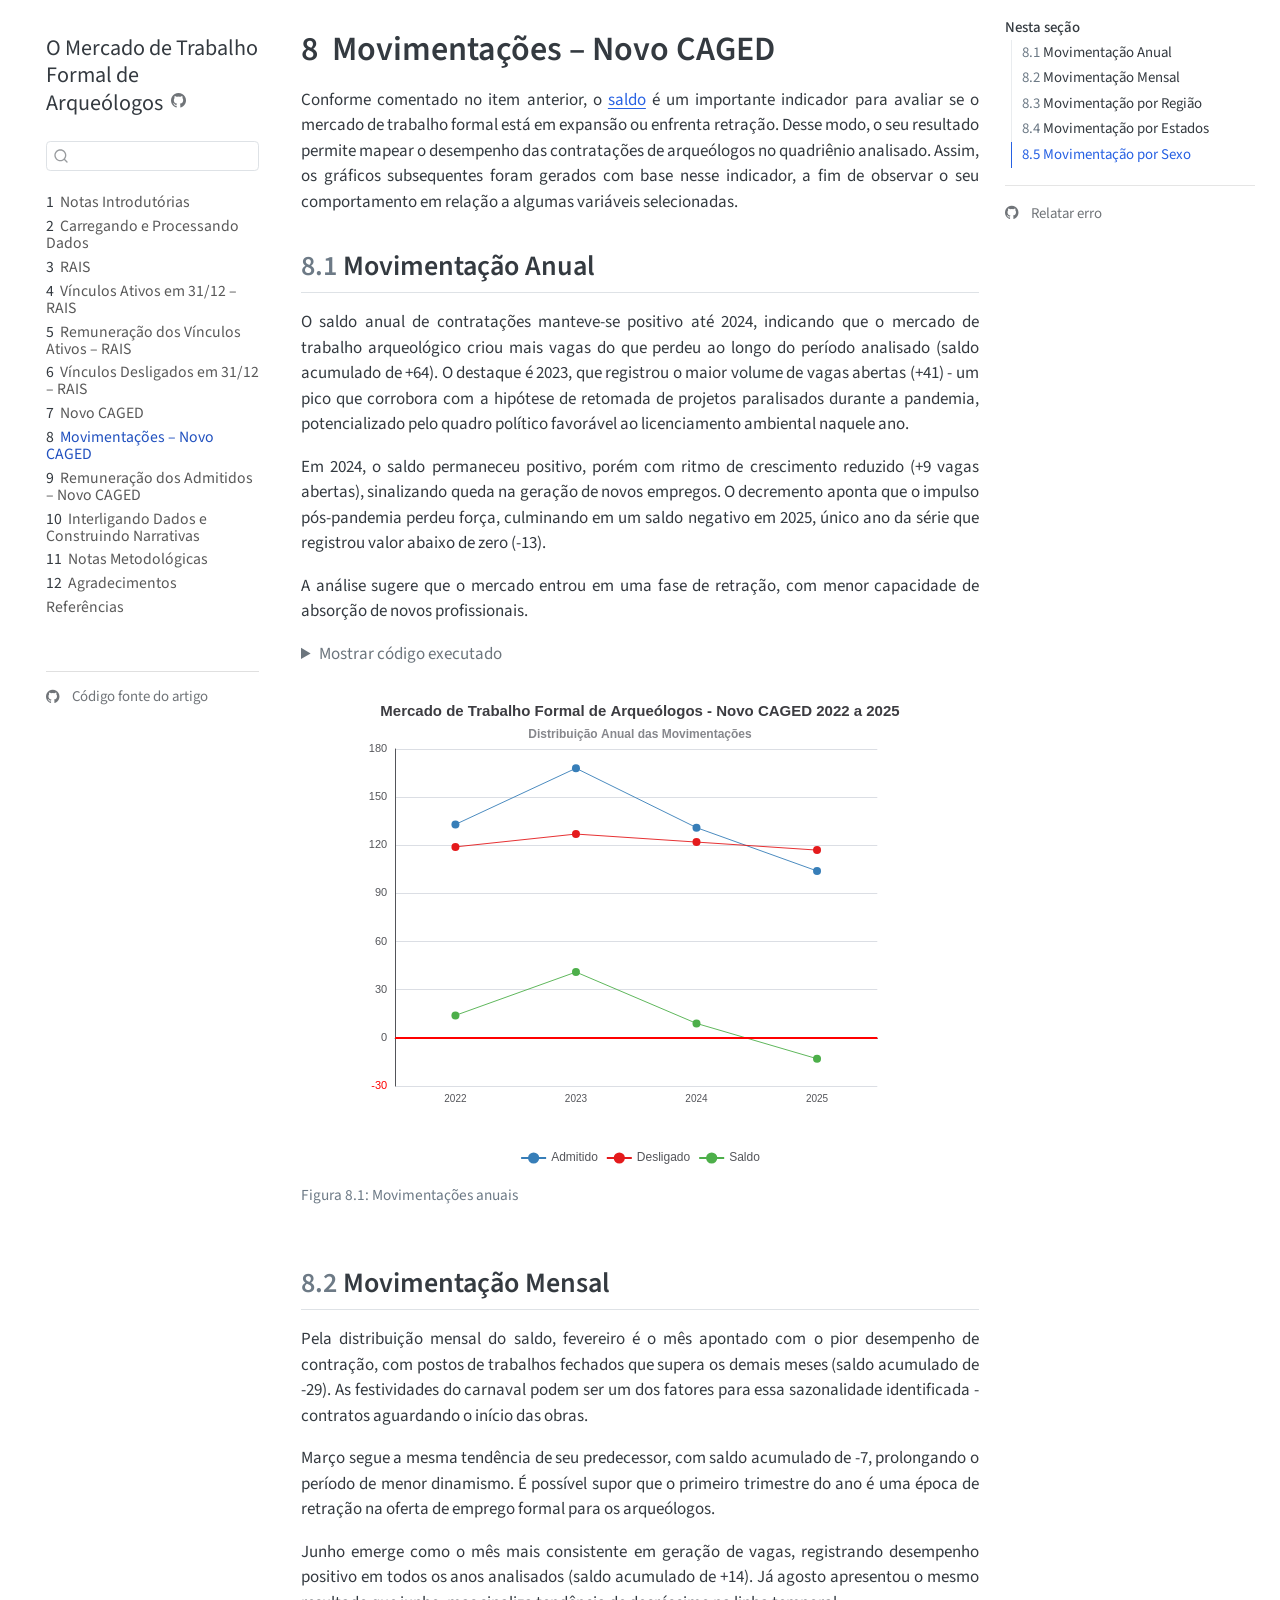
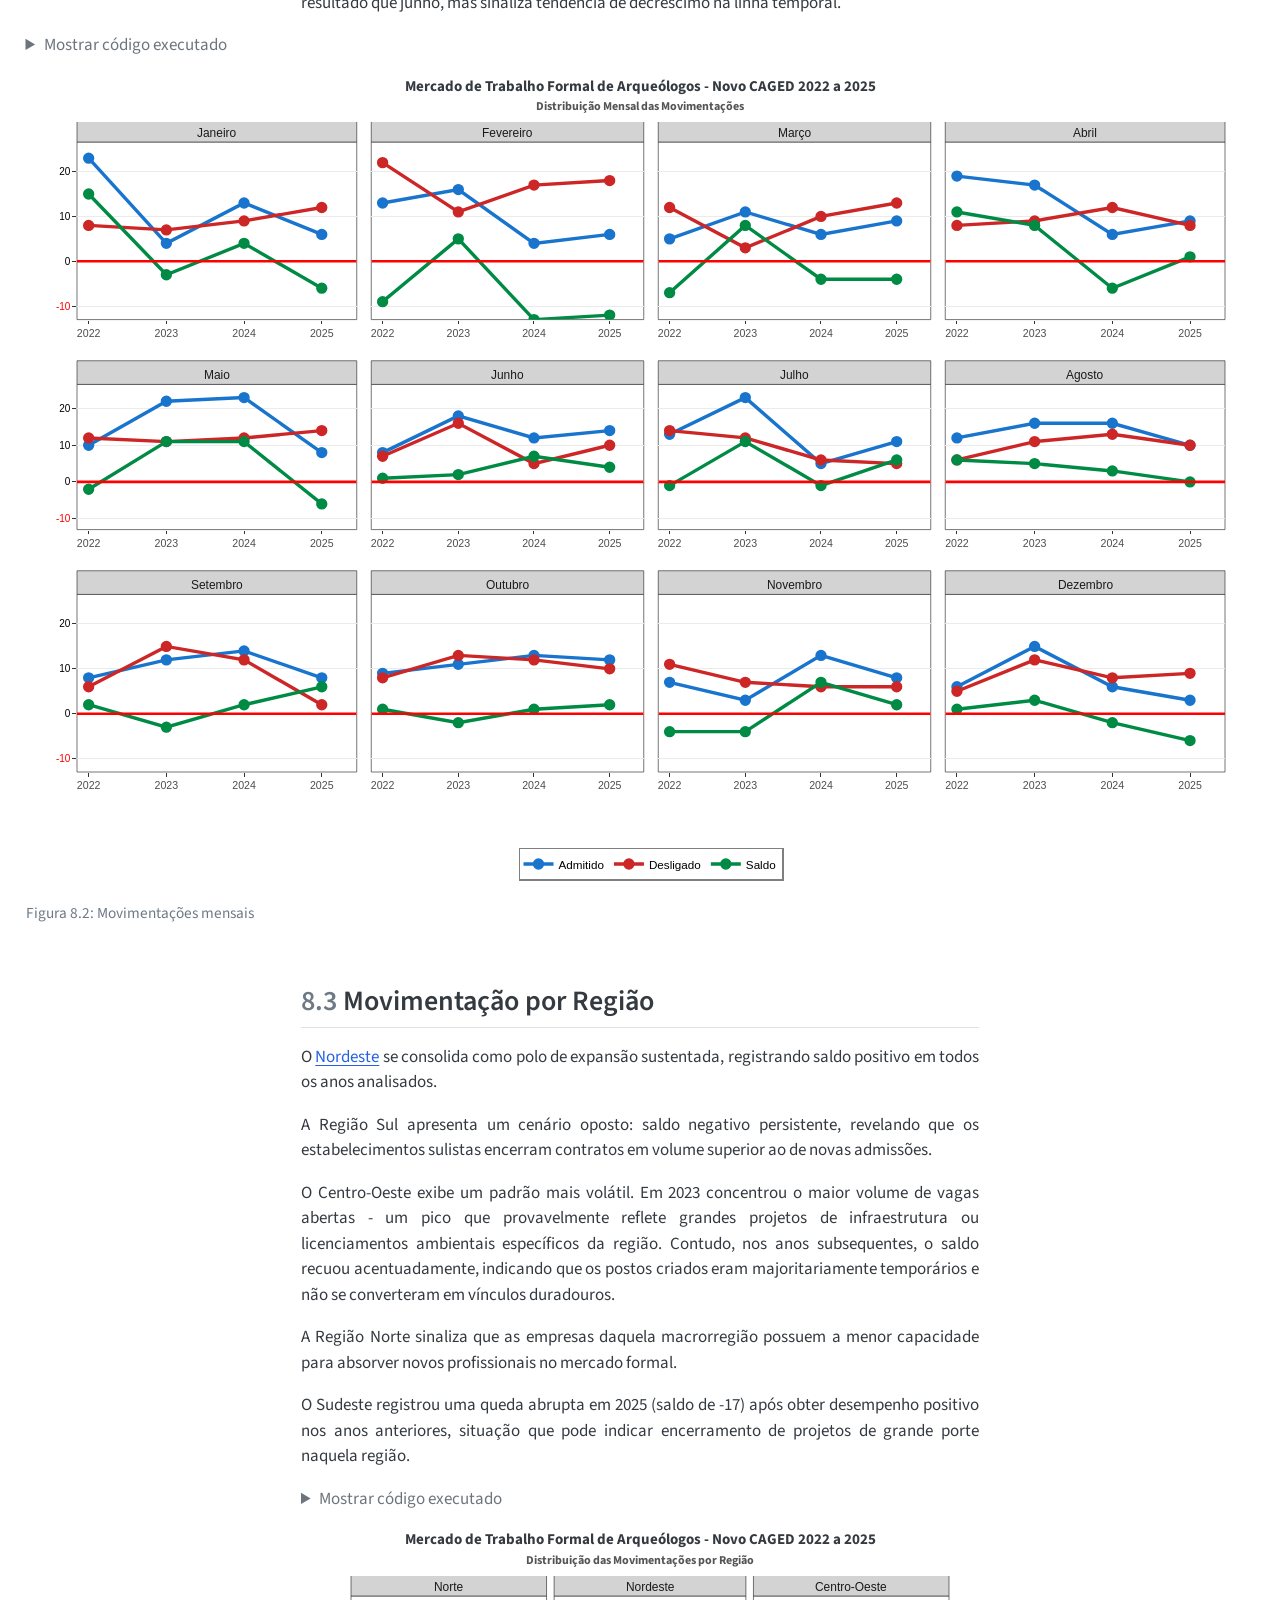
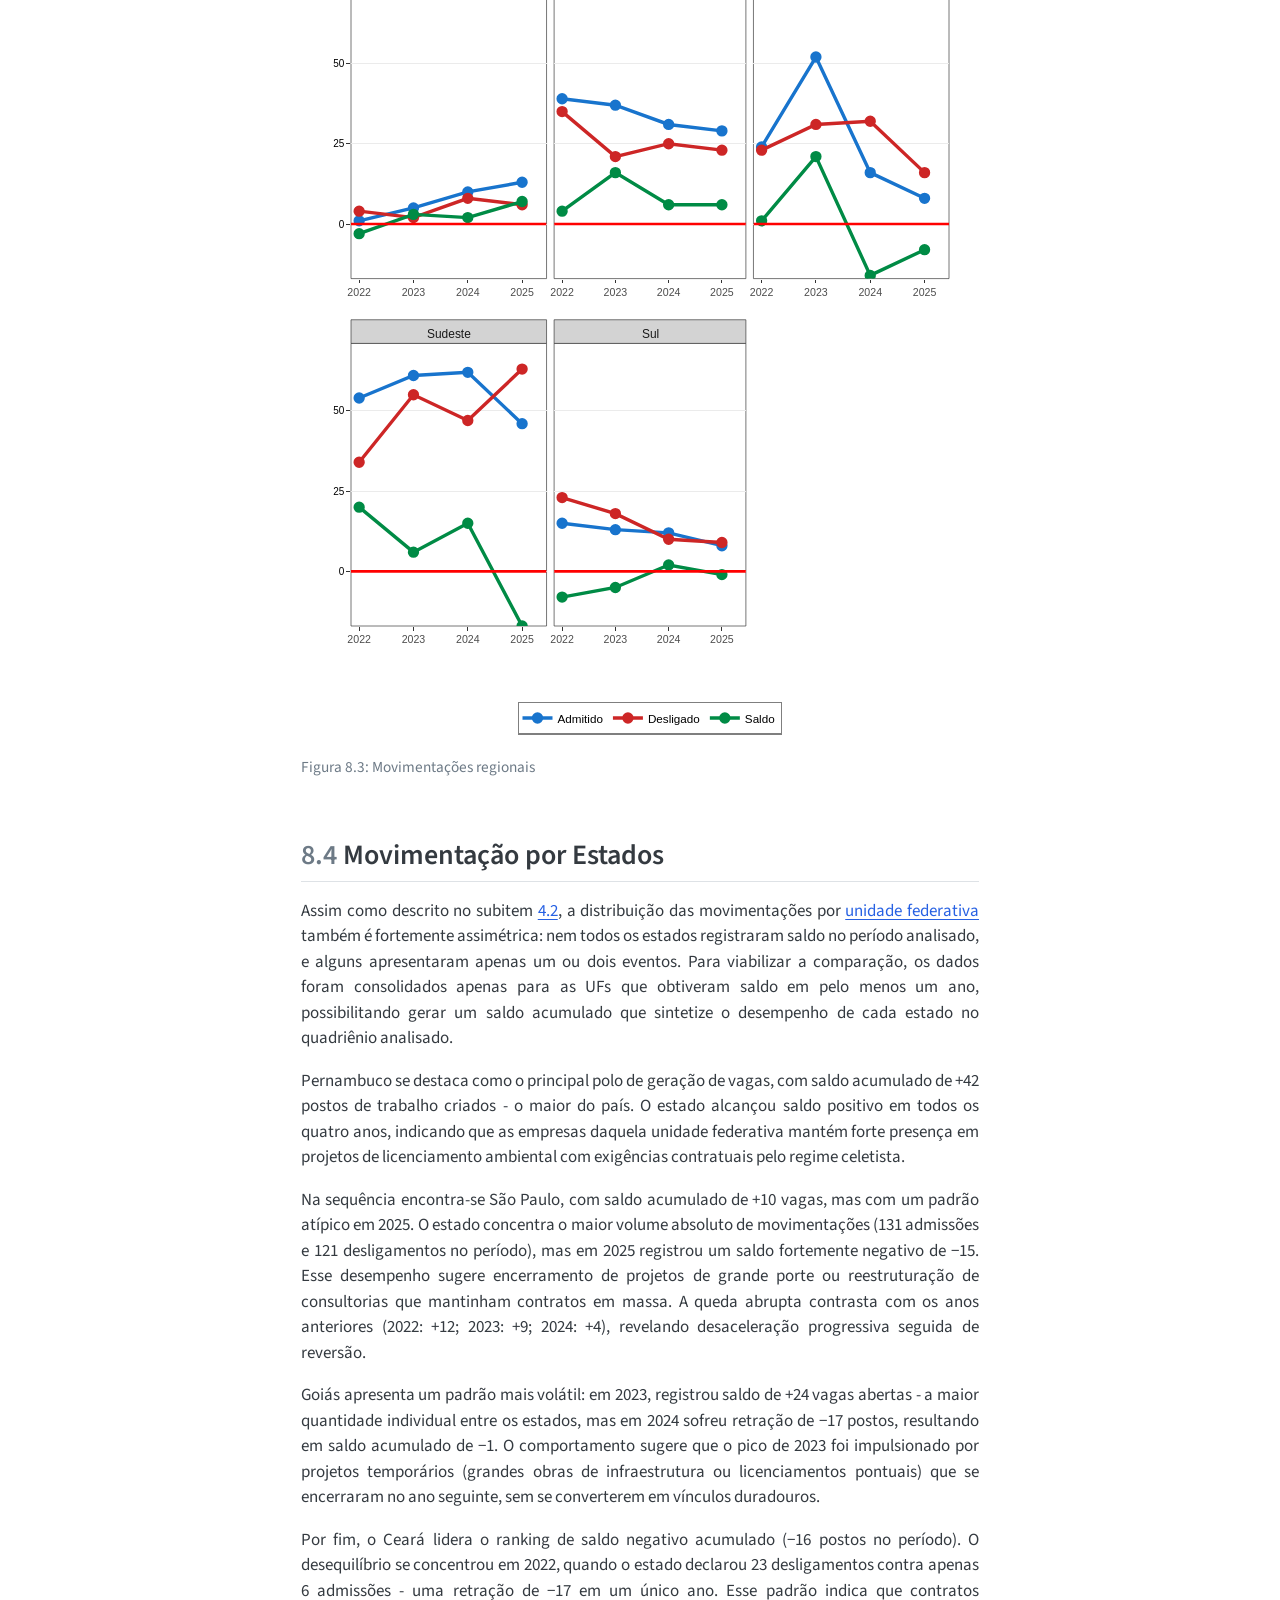
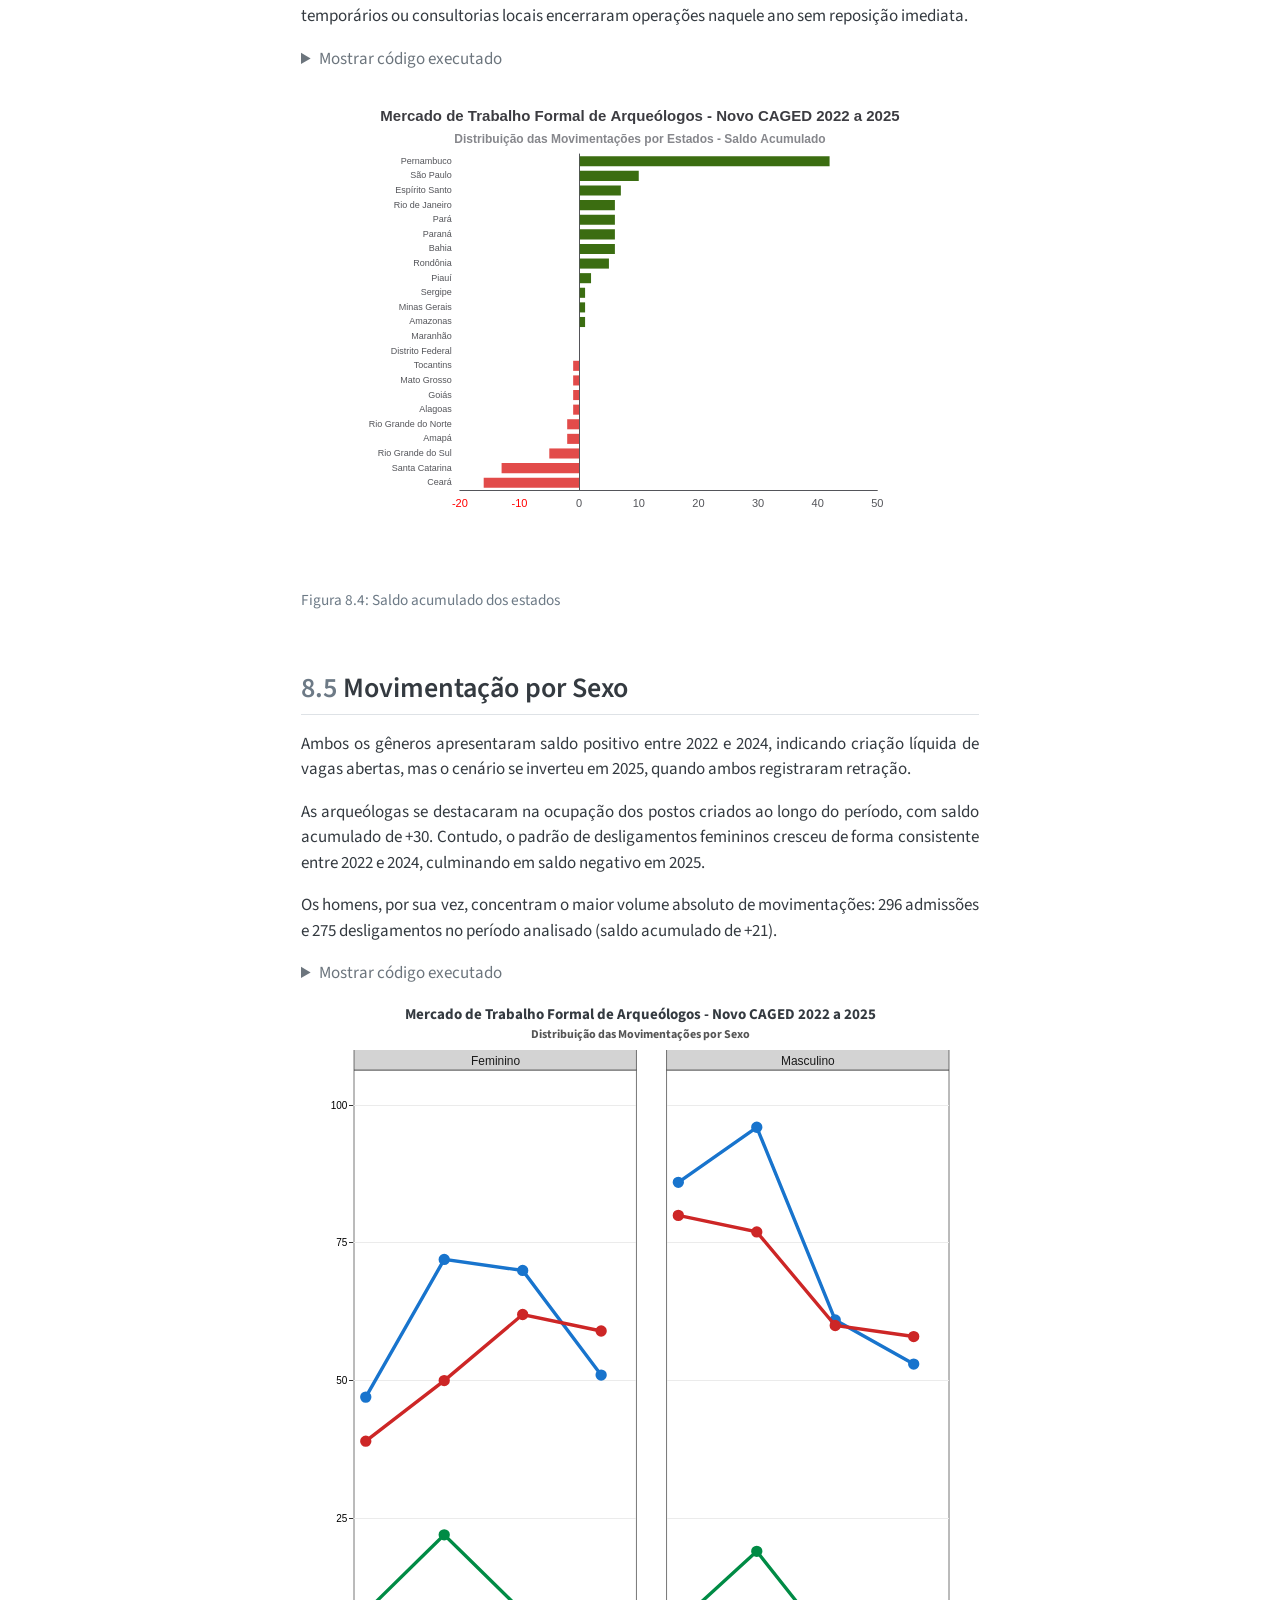
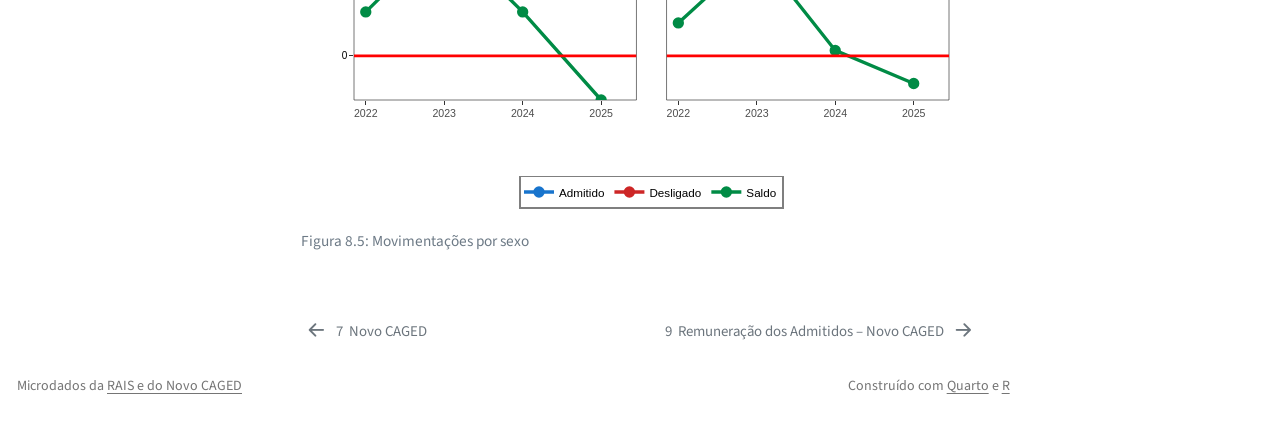
<file: docs/movimentacoes.html>
<!DOCTYPE html>
<html xmlns="http://www.w3.org/1999/xhtml" lang="pt-BR" xml:lang="pt-BR"><head>

<meta charset="utf-8">
<meta name="generator" content="quarto-1.8.27">

<meta name="viewport" content="width=device-width, initial-scale=1.0, user-scalable=yes">


<title>8&nbsp; Movimentações – Novo CAGED – O Mercado de Trabalho Formal de Arqueólogos</title>
<style>
code{white-space: pre-wrap;}
span.smallcaps{font-variant: small-caps;}
div.columns{display: flex; gap: min(4vw, 1.5em);}
div.column{flex: auto; overflow-x: auto;}
div.hanging-indent{margin-left: 1.5em; text-indent: -1.5em;}
ul.task-list{list-style: none;}
ul.task-list li input[type="checkbox"] {
  width: 0.8em;
  margin: 0 0.8em 0.2em -1em; /* quarto-specific, see https://github.com/quarto-dev/quarto-cli/issues/4556 */ 
  vertical-align: middle;
}
/* CSS for syntax highlighting */
html { -webkit-text-size-adjust: 100%; }
pre > code.sourceCode { white-space: pre; position: relative; }
pre > code.sourceCode > span { display: inline-block; line-height: 1.25; }
pre > code.sourceCode > span:empty { height: 1.2em; }
.sourceCode { overflow: visible; }
code.sourceCode > span { color: inherit; text-decoration: inherit; }
div.sourceCode { margin: 1em 0; }
pre.sourceCode { margin: 0; }
@media screen {
div.sourceCode { overflow: auto; }
}
@media print {
pre > code.sourceCode { white-space: pre-wrap; }
pre > code.sourceCode > span { text-indent: -5em; padding-left: 5em; }
}
pre.numberSource code
  { counter-reset: source-line 0; }
pre.numberSource code > span
  { position: relative; left: -4em; counter-increment: source-line; }
pre.numberSource code > span > a:first-child::before
  { content: counter(source-line);
    position: relative; left: -1em; text-align: right; vertical-align: baseline;
    border: none; display: inline-block;
    -webkit-touch-callout: none; -webkit-user-select: none;
    -khtml-user-select: none; -moz-user-select: none;
    -ms-user-select: none; user-select: none;
    padding: 0 4px; width: 4em;
  }
pre.numberSource { margin-left: 3em;  padding-left: 4px; }
div.sourceCode
  {   }
@media screen {
pre > code.sourceCode > span > a:first-child::before { text-decoration: underline; }
}
/* CSS for citations */
div.csl-bib-body { }
div.csl-entry {
  clear: both;
  margin-bottom: 1em;
}
.hanging-indent div.csl-entry {
  margin-left:2em;
  text-indent:-2em;
}
div.csl-left-margin {
  min-width:2em;
  float:left;
}
div.csl-right-inline {
  margin-left:2em;
  padding-left:1em;
}
div.csl-indent {
  margin-left: 2em;
}</style>


<script src="site_libs/quarto-nav/quarto-nav.js"></script>
<script src="site_libs/quarto-nav/headroom.min.js"></script>
<script src="site_libs/clipboard/clipboard.min.js"></script>
<script src="site_libs/quarto-search/autocomplete.umd.js"></script>
<script src="site_libs/quarto-search/fuse.min.js"></script>
<script src="site_libs/quarto-search/quarto-search.js"></script>
<meta name="quarto:offset" content="./">
<link href="./admitidos.html" rel="next">
<link href="./caged.html" rel="prev">
<script src="site_libs/quarto-html/quarto.js" type="module"></script>
<script src="site_libs/quarto-html/tabsets/tabsets.js" type="module"></script>
<script src="site_libs/quarto-html/axe/axe-check.js" type="module"></script>
<script src="site_libs/quarto-html/popper.min.js"></script>
<script src="site_libs/quarto-html/tippy.umd.min.js"></script>
<script src="site_libs/quarto-html/anchor.min.js"></script>
<link href="site_libs/quarto-html/tippy.css" rel="stylesheet">
<link href="site_libs/quarto-html/quarto-syntax-highlighting-8b4baf804e461d9b72633f0de59a0cac.css" rel="stylesheet" id="quarto-text-highlighting-styles">
<script src="site_libs/bootstrap/bootstrap.min.js"></script>
<link href="site_libs/bootstrap/bootstrap-icons.css" rel="stylesheet">
<link href="site_libs/bootstrap/bootstrap-377ea77c6c8207fca55e2638f7d4a50d.min.css" rel="stylesheet" append-hash="true" id="quarto-bootstrap" data-mode="light">
<script id="quarto-search-options" type="application/json">{
  "location": "sidebar",
  "copy-button": false,
  "collapse-after": 3,
  "panel-placement": "start",
  "type": "textbox",
  "limit": 50,
  "keyboard-shortcut": [
    "f",
    "/",
    "s"
  ],
  "show-item-context": false,
  "language": {
    "search-no-results-text": "Nenhum resultado",
    "search-matching-documents-text": "documentos correspondentes",
    "search-copy-link-title": "Copiar link para a busca",
    "search-hide-matches-text": "Esconder correspondências adicionais",
    "search-more-match-text": "mais correspondência neste documento",
    "search-more-matches-text": "mais correspondências neste documento",
    "search-clear-button-title": "Limpar",
    "search-text-placeholder": "",
    "search-detached-cancel-button-title": "Cancelar",
    "search-submit-button-title": "Procurar",
    "search-label": "Procurar"
  }
}</script>
<link href="site_libs/htmltools-fill-0.5.9/fill.css" rel="stylesheet">

<script src="site_libs/htmlwidgets-1.6.4/htmlwidgets.js"></script>

<script src="site_libs/echarts4r-6.0.0/echarts.min.js"></script>

<script src="site_libs/echarts4r-6.0.0/ecStat.min.js"></script>

<script src="site_libs/echarts4r-6.0.0/dataTool.min.js"></script>

<script src="site_libs/echarts4r-binding-0.5.0/echarts4r.js"></script>

<script src="site_libs/plotly-binding-4.12.1/plotly.js"></script>

<script src="site_libs/typedarray-0.1/typedarray.min.js"></script>

<script src="site_libs/jquery-3.5.1/jquery.min.js"></script>

<link href="site_libs/crosstalk-1.2.2/css/crosstalk.min.css" rel="stylesheet">

<script src="site_libs/crosstalk-1.2.2/js/crosstalk.min.js"></script>

<link href="site_libs/plotly-htmlwidgets-css-2.25.2/plotly-htmlwidgets.css" rel="stylesheet">

<script src="site_libs/plotly-main-2.25.2/plotly-latest.min.js"></script>



<link rel="stylesheet" href="styles.css">
</head>

<body class="nav-sidebar floating quarto-light">

<div id="quarto-search-results"></div>
  <header id="quarto-header" class="headroom fixed-top">
  <nav class="quarto-secondary-nav">
    <div class="container-fluid d-flex">
      <button type="button" class="quarto-btn-toggle btn" data-bs-toggle="collapse" role="button" data-bs-target=".quarto-sidebar-collapse-item" aria-controls="quarto-sidebar" aria-expanded="false" aria-label="Alternar barra lateral" onclick="if (window.quartoToggleHeadroom) { window.quartoToggleHeadroom(); }">
        <i class="bi bi-layout-text-sidebar-reverse"></i>
      </button>
        <nav class="quarto-page-breadcrumbs" aria-label="breadcrumb"><ol class="breadcrumb"><li class="breadcrumb-item"><a href="./movimentacoes.html"><span class="chapter-number">8</span>&nbsp; <span class="chapter-title">Movimentações – Novo CAGED</span></a></li></ol></nav>
        <a class="flex-grow-1" role="navigation" data-bs-toggle="collapse" data-bs-target=".quarto-sidebar-collapse-item" aria-controls="quarto-sidebar" aria-expanded="false" aria-label="Alternar barra lateral" onclick="if (window.quartoToggleHeadroom) { window.quartoToggleHeadroom(); }">      
        </a>
      <button type="button" class="btn quarto-search-button" aria-label="Procurar" onclick="window.quartoOpenSearch();">
        <i class="bi bi-search"></i>
      </button>
    </div>
  </nav>
</header>
<!-- content -->
<div id="quarto-content" class="quarto-container page-columns page-rows-contents page-layout-article">
<!-- sidebar -->
  <nav id="quarto-sidebar" class="sidebar collapse collapse-horizontal quarto-sidebar-collapse-item sidebar-navigation floating overflow-auto">
    <div class="pt-lg-2 mt-2 text-left sidebar-header">
    <div class="sidebar-title mb-0 py-0">
      <a href="./">O Mercado de Trabalho Formal de Arqueólogos</a> 
        <div class="sidebar-tools-main">
    <a href="https://github.com/machadotm/Novos_Dados_MTE_Arqueo" title="Repositório dos dados tratados da RAIS e do Novo CAGED" class="quarto-navigation-tool px-1" aria-label="Repositório dos dados tratados da RAIS e do Novo CAGED"><i class="bi bi-github"></i></a>
    <a href="https://github.com/machadotm/dados_mte_rais_arqueo_22-24" title="Código fonte" class="quarto-navigation-tool px-1" aria-label="Código fonte"><i class="bi bi-github"></i></a>
</div>
    </div>
      </div>
        <div class="mt-2 flex-shrink-0 align-items-center">
        <div class="sidebar-search">
        <div id="quarto-search" class="" title="Procurar"></div>
        </div>
        </div>
    <div class="sidebar-menu-container"> 
    <ul class="list-unstyled mt-1">
        <li class="sidebar-item">
  <div class="sidebar-item-container"> 
  <a href="./index.html" class="sidebar-item-text sidebar-link">
 <span class="menu-text"><span class="chapter-number">1</span>&nbsp; <span class="chapter-title">Notas Introdutórias</span></span></a>
  </div>
</li>
        <li class="sidebar-item">
  <div class="sidebar-item-container"> 
  <a href="./dados.html" class="sidebar-item-text sidebar-link">
 <span class="menu-text"><span class="chapter-number">2</span>&nbsp; <span class="chapter-title">Carregando e Processando Dados</span></span></a>
  </div>
</li>
        <li class="sidebar-item">
  <div class="sidebar-item-container"> 
  <a href="./rais.html" class="sidebar-item-text sidebar-link">
 <span class="menu-text"><span class="chapter-number">3</span>&nbsp; <span class="chapter-title">RAIS</span></span></a>
  </div>
</li>
        <li class="sidebar-item">
  <div class="sidebar-item-container"> 
  <a href="./vinculos.html" class="sidebar-item-text sidebar-link">
 <span class="menu-text"><span class="chapter-number">4</span>&nbsp; <span class="chapter-title">Vínculos Ativos em 31/12 – RAIS</span></span></a>
  </div>
</li>
        <li class="sidebar-item">
  <div class="sidebar-item-container"> 
  <a href="./remuneracao.html" class="sidebar-item-text sidebar-link">
 <span class="menu-text"><span class="chapter-number">5</span>&nbsp; <span class="chapter-title">Remuneração dos Vínculos Ativos – RAIS</span></span></a>
  </div>
</li>
        <li class="sidebar-item">
  <div class="sidebar-item-container"> 
  <a href="./desligamentos.html" class="sidebar-item-text sidebar-link">
 <span class="menu-text"><span class="chapter-number">6</span>&nbsp; <span class="chapter-title">Vínculos Desligados em 31/12 – RAIS</span></span></a>
  </div>
</li>
        <li class="sidebar-item">
  <div class="sidebar-item-container"> 
  <a href="./caged.html" class="sidebar-item-text sidebar-link">
 <span class="menu-text"><span class="chapter-number">7</span>&nbsp; <span class="chapter-title">Novo CAGED</span></span></a>
  </div>
</li>
        <li class="sidebar-item">
  <div class="sidebar-item-container"> 
  <a href="./movimentacoes.html" class="sidebar-item-text sidebar-link active">
 <span class="menu-text"><span class="chapter-number">8</span>&nbsp; <span class="chapter-title">Movimentações – Novo CAGED</span></span></a>
  </div>
</li>
        <li class="sidebar-item">
  <div class="sidebar-item-container"> 
  <a href="./admitidos.html" class="sidebar-item-text sidebar-link">
 <span class="menu-text"><span class="chapter-number">9</span>&nbsp; <span class="chapter-title">Remuneração dos Admitidos – Novo CAGED</span></span></a>
  </div>
</li>
        <li class="sidebar-item">
  <div class="sidebar-item-container"> 
  <a href="./narrativas.html" class="sidebar-item-text sidebar-link">
 <span class="menu-text"><span class="chapter-number">10</span>&nbsp; <span class="chapter-title">Interligando Dados e Construindo Narrativas</span></span></a>
  </div>
</li>
        <li class="sidebar-item">
  <div class="sidebar-item-container"> 
  <a href="./notas.html" class="sidebar-item-text sidebar-link">
 <span class="menu-text"><span class="chapter-number">11</span>&nbsp; <span class="chapter-title">Notas Metodológicas</span></span></a>
  </div>
</li>
        <li class="sidebar-item">
  <div class="sidebar-item-container"> 
  <a href="./agradecimentos.html" class="sidebar-item-text sidebar-link">
 <span class="menu-text"><span class="chapter-number">12</span>&nbsp; <span class="chapter-title">Agradecimentos</span></span></a>
  </div>
</li>
        <li class="sidebar-item">
  <div class="sidebar-item-container"> 
  <a href="./referencias.html" class="sidebar-item-text sidebar-link">
 <span class="menu-text">Referências</span></a>
  </div>
</li>
    </ul>
    </div>
</nav>
<div id="quarto-sidebar-glass" class="quarto-sidebar-collapse-item" data-bs-toggle="collapse" data-bs-target=".quarto-sidebar-collapse-item"></div>
<!-- margin-sidebar -->
    <div id="quarto-margin-sidebar" class="sidebar margin-sidebar">
        <nav id="TOC" role="doc-toc" class="toc-active">
    <h2 id="toc-title">Nesta seção</h2>
   
  <ul>
  <li><a href="#movimentação-anual" id="toc-movimentação-anual" class="nav-link active" data-scroll-target="#movimentação-anual"><span class="header-section-number">8.1</span> Movimentação Anual</a></li>
  <li><a href="#movimentação-mensal" id="toc-movimentação-mensal" class="nav-link" data-scroll-target="#movimentação-mensal"><span class="header-section-number">8.2</span> Movimentação Mensal</a></li>
  <li><a href="#movimentação-por-região" id="toc-movimentação-por-região" class="nav-link" data-scroll-target="#movimentação-por-região"><span class="header-section-number">8.3</span> Movimentação por Região</a></li>
  <li><a href="#movimentação-por-estados" id="toc-movimentação-por-estados" class="nav-link" data-scroll-target="#movimentação-por-estados"><span class="header-section-number">8.4</span> Movimentação por Estados</a></li>
  <li><a href="#movimentação-por-sexo" id="toc-movimentação-por-sexo" class="nav-link" data-scroll-target="#movimentação-por-sexo"><span class="header-section-number">8.5</span> Movimentação por Sexo</a></li>
  </ul>
<div class="toc-actions"><ul><li><a href="https://github.com/machadotm/dados_mte_rais_arqueo_22-24/blob/main/movimentacoes.qmd" class="toc-action"><i class="bi bi-github"></i>Código fonte do artigo</a></li><li><a href="https://github.com/machadotm/dados_mte_rais_arqueo_22-24/issues/new" class="toc-action"><i class="bi empty"></i>Relatar erro</a></li></ul></div></nav>
    </div>
<!-- main -->
<main class="content page-columns page-full" id="quarto-document-content">

<header id="title-block-header" class="quarto-title-block default">
<div class="quarto-title">
<h1 class="title"><span class="chapter-number">8</span>&nbsp; <span class="chapter-title">Movimentações – Novo CAGED</span></h1>
</div>



<div class="quarto-title-meta">

    
  
    
  </div>
  


</header>


<p>Conforme comentado no item anterior, o <a href="notas.html#sec-nota-saldo" title="saldo = admissões − desligamentos">saldo</a> é um importante indicador para avaliar se o mercado de trabalho formal está em expansão ou enfrenta retração. Desse modo, o seu resultado permite mapear o desempenho das contratações de arqueólogos no quadriênio analisado. Assim, os gráficos subsequentes foram gerados com base nesse indicador, a fim de observar o seu comportamento em relação a algumas variáveis selecionadas.</p>
<section id="movimentação-anual" class="level2" data-number="8.1">
<h2 data-number="8.1" class="anchored" data-anchor-id="movimentação-anual"><span class="header-section-number">8.1</span> Movimentação Anual</h2>
<p>O saldo anual de contratações manteve-se positivo até 2024, indicando que o mercado de trabalho arqueológico criou mais vagas do que perdeu ao longo do período analisado (saldo acumulado de +64). O destaque é 2023, que registrou o maior volume de vagas abertas (+41) - um pico que corrobora com a hipótese de retomada de projetos paralisados durante a pandemia, potencializado pelo quadro político favorável ao licenciamento ambiental naquele ano.</p>
<p>Em 2024, o saldo permaneceu positivo, porém com ritmo de crescimento reduzido (+9 vagas abertas), sinalizando queda na geração de novos empregos. O decremento aponta que o impulso pós-pandemia perdeu força, culminando em um saldo negativo em 2025, único ano da série que registrou valor abaixo de zero (-13).</p>
<p>A análise sugere que o mercado entrou em uma fase de retração, com menor capacidade de absorção de novos profissionais.</p>
<div class="cell">
<details class="code-fold">
<summary>Mostrar código executado</summary>
<div class="code-copy-outer-scaffold"><div class="sourceCode cell-code" id="cb1"><pre class="sourceCode r code-with-copy"><code class="sourceCode r"><span id="cb1-1"><a href="#cb1-1" aria-hidden="true" tabindex="-1"></a>saldo_anual <span class="ot">&lt;-</span> Arqueo.CAGED<span class="fl">.2022</span>_2025 <span class="sc">%&gt;%</span> </span>
<span id="cb1-2"><a href="#cb1-2" aria-hidden="true" tabindex="-1"></a>  dplyr<span class="sc">::</span><span class="fu">filter</span>(anocompetênciamov <span class="sc">!=</span> <span class="st">"2021"</span>) <span class="sc">%&gt;%</span> </span>
<span id="cb1-3"><a href="#cb1-3" aria-hidden="true" tabindex="-1"></a>  <span class="fu">group_by</span>(anocompetênciamov, saldomovimentação) <span class="sc">%&gt;%</span> </span>
<span id="cb1-4"><a href="#cb1-4" aria-hidden="true" tabindex="-1"></a>  <span class="fu">summarise</span>(<span class="at">quantidade=</span> <span class="fu">n</span>()) <span class="sc">%&gt;%</span> </span>
<span id="cb1-5"><a href="#cb1-5" aria-hidden="true" tabindex="-1"></a>  <span class="fu">pivot_wider</span>(<span class="at">names_from =</span> saldomovimentação, <span class="at">values_from =</span> quantidade, <span class="at">values_fill =</span> <span class="dv">0</span>) <span class="sc">%&gt;%</span> </span>
<span id="cb1-6"><a href="#cb1-6" aria-hidden="true" tabindex="-1"></a>  <span class="fu">mutate</span>(<span class="at">Saldo =</span> Admitido <span class="sc">-</span> Desligado) <span class="sc">%&gt;%</span> </span>
<span id="cb1-7"><a href="#cb1-7" aria-hidden="true" tabindex="-1"></a>  <span class="fu">pivot_longer</span>(<span class="at">cols =</span> <span class="fu">c</span>(Admitido, Desligado, Saldo),</span>
<span id="cb1-8"><a href="#cb1-8" aria-hidden="true" tabindex="-1"></a>               <span class="at">names_to =</span> <span class="st">"saldomovimentação"</span>,</span>
<span id="cb1-9"><a href="#cb1-9" aria-hidden="true" tabindex="-1"></a>               <span class="at">values_to =</span> <span class="st">"quantidade"</span>) <span class="sc">%&gt;%</span> </span>
<span id="cb1-10"><a href="#cb1-10" aria-hidden="true" tabindex="-1"></a>  <span class="fu">mutate</span>(<span class="at">Ano_num =</span> <span class="fu">as.numeric</span>(<span class="fu">factor</span>(anocompetênciamov, </span>
<span id="cb1-11"><a href="#cb1-11" aria-hidden="true" tabindex="-1"></a>                                     <span class="at">levels =</span> <span class="fu">c</span>(<span class="dv">2022</span>, <span class="dv">2023</span>, <span class="dv">2024</span>, <span class="dv">2025</span>))))</span>
<span id="cb1-12"><a href="#cb1-12" aria-hidden="true" tabindex="-1"></a></span>
<span id="cb1-13"><a href="#cb1-13" aria-hidden="true" tabindex="-1"></a>rotulos_finais <span class="ot">&lt;-</span> saldo_anual <span class="sc">%&gt;%</span></span>
<span id="cb1-14"><a href="#cb1-14" aria-hidden="true" tabindex="-1"></a>  <span class="fu">group_by</span>(saldomovimentação) <span class="sc">%&gt;%</span></span>
<span id="cb1-15"><a href="#cb1-15" aria-hidden="true" tabindex="-1"></a>  <span class="fu">slice_max</span>(Ano_num, <span class="at">n =</span> <span class="dv">1</span>, <span class="at">with_ties =</span> <span class="cn">FALSE</span>) <span class="sc">%&gt;%</span></span>
<span id="cb1-16"><a href="#cb1-16" aria-hidden="true" tabindex="-1"></a>  <span class="fu">ungroup</span>() <span class="sc">%&gt;%</span></span>
<span id="cb1-17"><a href="#cb1-17" aria-hidden="true" tabindex="-1"></a>  <span class="fu">mutate</span>(<span class="at">x_fim =</span> Ano_num,</span>
<span id="cb1-18"><a href="#cb1-18" aria-hidden="true" tabindex="-1"></a>         <span class="at">y_fim =</span> quantidade)</span>
<span id="cb1-19"><a href="#cb1-19" aria-hidden="true" tabindex="-1"></a></span>
<span id="cb1-20"><a href="#cb1-20" aria-hidden="true" tabindex="-1"></a>saldo_anual <span class="sc">%&gt;%</span></span>
<span id="cb1-21"><a href="#cb1-21" aria-hidden="true" tabindex="-1"></a>  <span class="fu">group_by</span>(saldomovimentação) <span class="sc">%&gt;%</span></span>
<span id="cb1-22"><a href="#cb1-22" aria-hidden="true" tabindex="-1"></a>  <span class="fu">e_charts</span>(anocompetênciamov) <span class="sc">%&gt;%</span></span>
<span id="cb1-23"><a href="#cb1-23" aria-hidden="true" tabindex="-1"></a>  <span class="fu">e_line</span>(quantidade, </span>
<span id="cb1-24"><a href="#cb1-24" aria-hidden="true" tabindex="-1"></a>         <span class="at">smooth =</span> <span class="cn">FALSE</span>, </span>
<span id="cb1-25"><a href="#cb1-25" aria-hidden="true" tabindex="-1"></a>         <span class="at">symbol =</span> <span class="st">"circle"</span>, </span>
<span id="cb1-26"><a href="#cb1-26" aria-hidden="true" tabindex="-1"></a>         <span class="at">symbolSize =</span> <span class="dv">8</span>,</span>
<span id="cb1-27"><a href="#cb1-27" aria-hidden="true" tabindex="-1"></a>         <span class="at">lineStyle =</span> <span class="fu">list</span>(<span class="at">width =</span> <span class="fl">0.9</span>)) <span class="sc">%&gt;%</span></span>
<span id="cb1-28"><a href="#cb1-28" aria-hidden="true" tabindex="-1"></a>  <span class="fu">e_x_axis</span>(</span>
<span id="cb1-29"><a href="#cb1-29" aria-hidden="true" tabindex="-1"></a>    <span class="at">type =</span> <span class="st">"category"</span>, </span>
<span id="cb1-30"><a href="#cb1-30" aria-hidden="true" tabindex="-1"></a>    <span class="at">axisLabel =</span> <span class="fu">list</span>(<span class="at">fontSize =</span> <span class="dv">10</span>),</span>
<span id="cb1-31"><a href="#cb1-31" aria-hidden="true" tabindex="-1"></a>    <span class="at">axisTick =</span> <span class="fu">list</span>(<span class="at">alignWithLabel =</span> <span class="cn">TRUE</span>)</span>
<span id="cb1-32"><a href="#cb1-32" aria-hidden="true" tabindex="-1"></a>  ) <span class="sc">%&gt;%</span></span>
<span id="cb1-33"><a href="#cb1-33" aria-hidden="true" tabindex="-1"></a>  <span class="fu">e_y_axis</span>(</span>
<span id="cb1-34"><a href="#cb1-34" aria-hidden="true" tabindex="-1"></a>  <span class="at">axisLabel =</span> <span class="fu">list</span>(</span>
<span id="cb1-35"><a href="#cb1-35" aria-hidden="true" tabindex="-1"></a>    <span class="at">fontSize =</span> <span class="dv">11</span>,</span>
<span id="cb1-36"><a href="#cb1-36" aria-hidden="true" tabindex="-1"></a>    <span class="at">rich =</span> <span class="fu">list</span>(</span>
<span id="cb1-37"><a href="#cb1-37" aria-hidden="true" tabindex="-1"></a>      <span class="at">red =</span> <span class="fu">list</span>(<span class="at">color =</span> <span class="st">"red"</span>)</span>
<span id="cb1-38"><a href="#cb1-38" aria-hidden="true" tabindex="-1"></a>    ),</span>
<span id="cb1-39"><a href="#cb1-39" aria-hidden="true" tabindex="-1"></a>    <span class="at">formatter =</span> htmlwidgets<span class="sc">::</span><span class="fu">JS</span>(<span class="st">"</span></span>
<span id="cb1-40"><a href="#cb1-40" aria-hidden="true" tabindex="-1"></a><span class="st">      function(value) {</span></span>
<span id="cb1-41"><a href="#cb1-41" aria-hidden="true" tabindex="-1"></a><span class="st">        var formatted = Math.abs(value).toLocaleString('pt-BR');</span></span>
<span id="cb1-42"><a href="#cb1-42" aria-hidden="true" tabindex="-1"></a><span class="st">        if (value &lt; 0) {</span></span>
<span id="cb1-43"><a href="#cb1-43" aria-hidden="true" tabindex="-1"></a><span class="st">          return '{red|-' + formatted + '}';</span></span>
<span id="cb1-44"><a href="#cb1-44" aria-hidden="true" tabindex="-1"></a><span class="st">        } else {</span></span>
<span id="cb1-45"><a href="#cb1-45" aria-hidden="true" tabindex="-1"></a><span class="st">          return formatted;</span></span>
<span id="cb1-46"><a href="#cb1-46" aria-hidden="true" tabindex="-1"></a><span class="st">        }</span></span>
<span id="cb1-47"><a href="#cb1-47" aria-hidden="true" tabindex="-1"></a><span class="st">      }</span></span>
<span id="cb1-48"><a href="#cb1-48" aria-hidden="true" tabindex="-1"></a><span class="st">    "</span>)</span>
<span id="cb1-49"><a href="#cb1-49" aria-hidden="true" tabindex="-1"></a>  ),</span>
<span id="cb1-50"><a href="#cb1-50" aria-hidden="true" tabindex="-1"></a>  <span class="at">splitLine =</span> <span class="fu">list</span>(<span class="at">show =</span> <span class="cn">TRUE</span>),</span>
<span id="cb1-51"><a href="#cb1-51" aria-hidden="true" tabindex="-1"></a>  <span class="at">axisLine =</span> <span class="fu">list</span>(<span class="at">show =</span> <span class="cn">TRUE</span>)</span>
<span id="cb1-52"><a href="#cb1-52" aria-hidden="true" tabindex="-1"></a>  ) <span class="sc">|&gt;</span> </span>
<span id="cb1-53"><a href="#cb1-53" aria-hidden="true" tabindex="-1"></a>  <span class="fu">e_title</span>(</span>
<span id="cb1-54"><a href="#cb1-54" aria-hidden="true" tabindex="-1"></a>    <span class="at">text =</span> <span class="st">"Mercado de Trabalho Formal de Arqueólogos - Novo CAGED 2022 a 2025"</span>,</span>
<span id="cb1-55"><a href="#cb1-55" aria-hidden="true" tabindex="-1"></a>    <span class="at">subtext =</span> <span class="st">"Distribuição Anual das Movimentações"</span>,</span>
<span id="cb1-56"><a href="#cb1-56" aria-hidden="true" tabindex="-1"></a>    <span class="at">left =</span> <span class="st">"center"</span>,</span>
<span id="cb1-57"><a href="#cb1-57" aria-hidden="true" tabindex="-1"></a>    <span class="at">textStyle =</span> <span class="fu">list</span>(<span class="at">fontSize =</span> <span class="dv">15</span>, <span class="at">fontWeight =</span> <span class="st">"bold"</span>),</span>
<span id="cb1-58"><a href="#cb1-58" aria-hidden="true" tabindex="-1"></a>    <span class="at">subtextStyle =</span> <span class="fu">list</span>(<span class="at">fontSize =</span> <span class="dv">12</span>, <span class="at">fontWeight =</span> <span class="st">"bold"</span>)</span>
<span id="cb1-59"><a href="#cb1-59" aria-hidden="true" tabindex="-1"></a>  ) <span class="sc">%&gt;%</span></span>
<span id="cb1-60"><a href="#cb1-60" aria-hidden="true" tabindex="-1"></a>  <span class="fu">e_color</span>(<span class="fu">c</span>(<span class="st">"#377EB8"</span>, <span class="st">"#E41A1C"</span>, <span class="st">"#4DAF4A"</span>)) <span class="sc">%&gt;%</span>  </span>
<span id="cb1-61"><a href="#cb1-61" aria-hidden="true" tabindex="-1"></a>  <span class="fu">e_mark_line</span>(</span>
<span id="cb1-62"><a href="#cb1-62" aria-hidden="true" tabindex="-1"></a>    <span class="at">serie =</span> <span class="st">"Saldo"</span>,                </span>
<span id="cb1-63"><a href="#cb1-63" aria-hidden="true" tabindex="-1"></a>    <span class="at">data =</span> <span class="fu">list</span>(<span class="at">yAxis =</span> <span class="sc">-</span><span class="dv">0</span>),         </span>
<span id="cb1-64"><a href="#cb1-64" aria-hidden="true" tabindex="-1"></a>    <span class="at">lineStyle =</span> <span class="fu">list</span>(<span class="at">color =</span> <span class="st">"red"</span>, <span class="at">width =</span> <span class="dv">2</span>, <span class="at">type =</span> <span class="st">"solid"</span>),</span>
<span id="cb1-65"><a href="#cb1-65" aria-hidden="true" tabindex="-1"></a>    <span class="at">symbol =</span> <span class="st">"none"</span>,</span>
<span id="cb1-66"><a href="#cb1-66" aria-hidden="true" tabindex="-1"></a>    <span class="at">label =</span> <span class="fu">list</span>(<span class="at">show =</span> <span class="cn">FALSE</span>),</span>
<span id="cb1-67"><a href="#cb1-67" aria-hidden="true" tabindex="-1"></a>    <span class="at">tooltip =</span> <span class="fu">list</span>(<span class="at">show =</span> <span class="cn">FALSE</span>)</span>
<span id="cb1-68"><a href="#cb1-68" aria-hidden="true" tabindex="-1"></a>  ) <span class="sc">%&gt;%</span></span>
<span id="cb1-69"><a href="#cb1-69" aria-hidden="true" tabindex="-1"></a>  <span class="fu">e_grid</span>(<span class="at">containLabel =</span> <span class="cn">TRUE</span>, <span class="at">left =</span> <span class="st">"10%"</span>, <span class="at">right =</span> <span class="st">"15%"</span>) <span class="sc">%&gt;%</span>  </span>
<span id="cb1-70"><a href="#cb1-70" aria-hidden="true" tabindex="-1"></a>  <span class="fu">e_tooltip</span>(</span>
<span id="cb1-71"><a href="#cb1-71" aria-hidden="true" tabindex="-1"></a>    <span class="at">extraCssText =</span> <span class="st">"text-align: left;"</span>,</span>
<span id="cb1-72"><a href="#cb1-72" aria-hidden="true" tabindex="-1"></a>    <span class="at">trigger =</span> <span class="st">"item"</span>,</span>
<span id="cb1-73"><a href="#cb1-73" aria-hidden="true" tabindex="-1"></a>    <span class="at">formatter =</span> htmlwidgets<span class="sc">::</span><span class="fu">JS</span>(<span class="st">"</span></span>
<span id="cb1-74"><a href="#cb1-74" aria-hidden="true" tabindex="-1"></a><span class="st">      function(params) {</span></span>
<span id="cb1-75"><a href="#cb1-75" aria-hidden="true" tabindex="-1"></a><span class="st">        return 'Ano: ' + params.name + '&lt;br/&gt;' +</span></span>
<span id="cb1-76"><a href="#cb1-76" aria-hidden="true" tabindex="-1"></a><span class="st">               params.marker + ' ' + params.seriesName + ': ' + params.value[1];</span></span>
<span id="cb1-77"><a href="#cb1-77" aria-hidden="true" tabindex="-1"></a><span class="st">      }</span></span>
<span id="cb1-78"><a href="#cb1-78" aria-hidden="true" tabindex="-1"></a><span class="st">    "</span>),</span>
<span id="cb1-79"><a href="#cb1-79" aria-hidden="true" tabindex="-1"></a>    <span class="at">axisPointer =</span> <span class="fu">list</span>(<span class="at">type =</span> <span class="st">"cross"</span>)</span>
<span id="cb1-80"><a href="#cb1-80" aria-hidden="true" tabindex="-1"></a>  )</span></code></pre></div><button title="Copiar para a área de transferência" class="code-copy-button"><i class="bi"></i></button></div>
</details>
<div id="fig-movimenta-anual" class="cell-output-display quarto-float quarto-figure quarto-figure-center anchored">
<figure class="quarto-float quarto-float-fig figure">
<div aria-describedby="fig-movimenta-anual-caption-0ceaefa1-69ba-4598-a22c-09a6ac19f8ca">
<div class="echarts4r html-widget html-fill-item" id="htmlwidget-6005259d9bc2c39e7b5f" style="width:100%;height:500px;"></div>
<script type="application/json" data-for="htmlwidget-6005259d9bc2c39e7b5f">{"x":{"theme":"","tl":false,"draw":true,"renderer":"canvas","events":[],"buttons":[],"opts":{"yAxis":[{"show":true,"axisLabel":{"fontSize":11,"rich":{"red":{"color":"red"}},"formatter":"\n      function(value) {\n        var formatted = Math.abs(value).toLocaleString('pt-BR');\n        if (value < 0) {\n          return '{red|-' + formatted + '}';\n        } else {\n          return formatted;\n        }\n      }\n    "},"splitLine":{"show":true},"axisLine":{"show":true}}],"xAxis":[{"data":["2022","2023","2024","2025"],"type":"category","boundaryGap":true,"axisLabel":{"fontSize":10},"axisTick":{"alignWithLabel":true}}],"legend":{"data":["Admitido","Desligado","Saldo"]},"series":[{"data":[{"value":["2022","133"]},{"value":["2023","168"]},{"value":["2024","131"]},{"value":["2025","104"]}],"yAxisIndex":0,"xAxisIndex":0,"name":"Admitido","type":"line","coordinateSystem":"cartesian2d","smooth":false,"symbol":"circle","symbolSize":8,"lineStyle":{"width":0.9}},{"data":[{"value":["2022","119"]},{"value":["2023","127"]},{"value":["2024","122"]},{"value":["2025","117"]}],"yAxisIndex":0,"xAxisIndex":0,"name":"Desligado","type":"line","coordinateSystem":"cartesian2d","smooth":false,"symbol":"circle","symbolSize":8,"lineStyle":{"width":0.9}},{"data":[{"value":["2022"," 14"]},{"value":["2023"," 41"]},{"value":["2024","  9"]},{"value":["2025","-13"]}],"yAxisIndex":0,"xAxisIndex":0,"name":"Saldo","type":"line","coordinateSystem":"cartesian2d","smooth":false,"symbol":"circle","symbolSize":8,"lineStyle":{"width":0.9},"markLine":{"lineStyle":{"color":"red","width":2,"type":"solid"},"symbol":"none","label":{"show":false},"tooltip":{"show":false},"data":[{"yAxis":-0}]}}],"title":[{"left":"center","textStyle":{"fontSize":15,"fontWeight":"bold"},"subtextStyle":{"fontSize":12,"fontWeight":"bold"},"text":"Mercado de Trabalho Formal de Arqueólogos - Novo CAGED 2022 a 2025","subtext":"Distribuição Anual das Movimentações"}],"color":["#377EB8","#E41A1C","#4DAF4A"],"grid":[{"containLabel":true,"left":"10%","right":"15%"}],"tooltip":{"trigger":"item","extraCssText":"text-align: left;","axisPointer":{"type":"cross"},"formatter":"\n      function(params) {\n        return 'Ano: ' + params.name + '<br/>' +\n               params.marker + ' ' + params.seriesName + ': ' + params.value[1];\n      }\n    "}},"dispose":true},"evals":["opts.yAxis.0.axisLabel.formatter","opts.tooltip.formatter"],"jsHooks":[]}</script>
</div>
<figcaption class="quarto-float-caption-bottom quarto-float-caption quarto-float-fig" id="fig-movimenta-anual-caption-0ceaefa1-69ba-4598-a22c-09a6ac19f8ca">
Figura&nbsp;8.1: Movimentações anuais
</figcaption>
</figure>
</div>
</div>
</section>
<section id="movimentação-mensal" class="level2 page-columns page-full" data-number="8.2">
<h2 data-number="8.2" class="anchored" data-anchor-id="movimentação-mensal"><span class="header-section-number">8.2</span> Movimentação Mensal</h2>
<p>Pela distribuição mensal do saldo, fevereiro é o mês apontado com o pior desempenho de contração, com postos de trabalhos fechados que supera os demais meses (saldo acumulado de -29). As festividades do carnaval podem ser um dos fatores para essa sazonalidade identificada - contratos aguardando o início das obras.</p>
<p>Março segue a mesma tendência de seu predecessor, com saldo acumulado de -7, prolongando o período de menor dinamismo. É possível supor que o primeiro trimestre do ano é uma época de retração na oferta de emprego formal para os arqueólogos.</p>
<p>Junho emerge como o mês mais consistente em geração de vagas, registrando desempenho positivo em todos os anos analisados (saldo acumulado de +14). Já agosto apresentou o mesmo resultado que junho, mas sinaliza tendência de decréscimo na linha temporal.</p>
<div class="cell column-page" data-layout-align="center">
<details class="code-fold">
<summary>Mostrar código executado</summary>
<div class="code-copy-outer-scaffold"><div class="sourceCode cell-code" id="cb2"><pre class="sourceCode r code-with-copy"><code class="sourceCode r"><span id="cb2-1"><a href="#cb2-1" aria-hidden="true" tabindex="-1"></a>saldo_mensal <span class="ot">&lt;-</span> Arqueo.CAGED<span class="fl">.2022</span>_2025 <span class="sc">%&gt;%</span> </span>
<span id="cb2-2"><a href="#cb2-2" aria-hidden="true" tabindex="-1"></a>  dplyr<span class="sc">::</span><span class="fu">filter</span>(anocompetênciamov <span class="sc">!=</span> <span class="st">"2021"</span>) <span class="sc">%&gt;%</span> </span>
<span id="cb2-3"><a href="#cb2-3" aria-hidden="true" tabindex="-1"></a>  <span class="fu">group_by</span>(anocompetênciamov, mêscompetênciamov, saldomovimentação) <span class="sc">%&gt;%</span> </span>
<span id="cb2-4"><a href="#cb2-4" aria-hidden="true" tabindex="-1"></a>  <span class="fu">summarise</span>(<span class="at">quantidade =</span> <span class="fu">n</span>(), <span class="at">.groups =</span> <span class="st">"drop"</span>) <span class="sc">%&gt;%</span> </span>
<span id="cb2-5"><a href="#cb2-5" aria-hidden="true" tabindex="-1"></a>  <span class="fu">pivot_wider</span>(<span class="at">names_from =</span> saldomovimentação, <span class="at">values_from =</span> quantidade, <span class="at">values_fill =</span> <span class="dv">0</span>) <span class="sc">%&gt;%</span> </span>
<span id="cb2-6"><a href="#cb2-6" aria-hidden="true" tabindex="-1"></a>  <span class="fu">mutate</span>(<span class="at">Saldo =</span> Admitido <span class="sc">-</span> Desligado) <span class="sc">%&gt;%</span> </span>
<span id="cb2-7"><a href="#cb2-7" aria-hidden="true" tabindex="-1"></a>  <span class="fu">pivot_longer</span>(<span class="at">cols =</span> <span class="fu">c</span>(Admitido, Desligado, Saldo),</span>
<span id="cb2-8"><a href="#cb2-8" aria-hidden="true" tabindex="-1"></a>               <span class="at">names_to =</span> <span class="st">"saldomovimentação"</span>,</span>
<span id="cb2-9"><a href="#cb2-9" aria-hidden="true" tabindex="-1"></a>               <span class="at">values_to =</span> <span class="st">"quantidade"</span>) <span class="sc">%&gt;%</span> </span>
<span id="cb2-10"><a href="#cb2-10" aria-hidden="true" tabindex="-1"></a>  <span class="fu">mutate</span>(<span class="at">Ano_num =</span> <span class="fu">as.numeric</span>(<span class="fu">factor</span>(anocompetênciamov, </span>
<span id="cb2-11"><a href="#cb2-11" aria-hidden="true" tabindex="-1"></a>                                     <span class="at">levels =</span> <span class="fu">c</span>(<span class="dv">2022</span>, <span class="dv">2023</span>, <span class="dv">2024</span>, <span class="dv">2025</span>)))) <span class="sc">%&gt;%</span> </span>
<span id="cb2-12"><a href="#cb2-12" aria-hidden="true" tabindex="-1"></a>  <span class="fu">mutate</span>(mêscompetênciamov <span class="ot">=</span> <span class="fu">factor</span>(mêscompetênciamov, </span>
<span id="cb2-13"><a href="#cb2-13" aria-hidden="true" tabindex="-1"></a>                         <span class="at">levels =</span> <span class="fu">c</span>(<span class="st">"Janeiro"</span>, <span class="st">"Fevereiro"</span>, <span class="st">"Março"</span>, <span class="st">"Abril"</span>, <span class="st">"Maio"</span>,</span>
<span id="cb2-14"><a href="#cb2-14" aria-hidden="true" tabindex="-1"></a>                                    <span class="st">"Junho"</span>, <span class="st">"Julho"</span>, <span class="st">"Agosto"</span>, <span class="st">"Setembro"</span>,</span>
<span id="cb2-15"><a href="#cb2-15" aria-hidden="true" tabindex="-1"></a>                                    <span class="st">"Outubro"</span>, <span class="st">"Novembro"</span>, <span class="st">"Dezembro"</span>)))</span>
<span id="cb2-16"><a href="#cb2-16" aria-hidden="true" tabindex="-1"></a></span>
<span id="cb2-17"><a href="#cb2-17" aria-hidden="true" tabindex="-1"></a>p_mensal <span class="ot">&lt;-</span> saldo_mensal <span class="sc">%&gt;%</span></span>
<span id="cb2-18"><a href="#cb2-18" aria-hidden="true" tabindex="-1"></a>  <span class="fu">mutate</span>(saldomovimentação <span class="ot">=</span> <span class="fu">factor</span>(saldomovimentação,</span>
<span id="cb2-19"><a href="#cb2-19" aria-hidden="true" tabindex="-1"></a>                                    <span class="at">levels =</span> <span class="fu">c</span>(<span class="st">"Admitido"</span>, <span class="st">"Desligado"</span>, <span class="st">"Saldo"</span>))) <span class="sc">%&gt;%</span></span>
<span id="cb2-20"><a href="#cb2-20" aria-hidden="true" tabindex="-1"></a>  <span class="fu">ggplot</span>(<span class="fu">aes</span>(<span class="at">x =</span> Ano_num, <span class="at">y =</span> quantidade,</span>
<span id="cb2-21"><a href="#cb2-21" aria-hidden="true" tabindex="-1"></a>             <span class="at">group =</span> saldomovimentação, <span class="at">color =</span> saldomovimentação,</span>
<span id="cb2-22"><a href="#cb2-22" aria-hidden="true" tabindex="-1"></a>             <span class="at">text =</span> <span class="fu">paste0</span>(</span>
<span id="cb2-23"><a href="#cb2-23" aria-hidden="true" tabindex="-1"></a>               <span class="st">"Ano: "</span>, <span class="fu">c</span>(<span class="dv">2022</span>, <span class="dv">2023</span>, <span class="dv">2024</span>, <span class="dv">2025</span>)[Ano_num], <span class="st">"&lt;br&gt;"</span>,</span>
<span id="cb2-24"><a href="#cb2-24" aria-hidden="true" tabindex="-1"></a>               saldomovimentação, <span class="st">": "</span>, quantidade</span>
<span id="cb2-25"><a href="#cb2-25" aria-hidden="true" tabindex="-1"></a>             ))) <span class="sc">+</span></span>
<span id="cb2-26"><a href="#cb2-26" aria-hidden="true" tabindex="-1"></a>  <span class="fu">geom_line</span>(<span class="at">linewidth =</span> <span class="fl">0.9</span>) <span class="sc">+</span></span>
<span id="cb2-27"><a href="#cb2-27" aria-hidden="true" tabindex="-1"></a>  <span class="fu">geom_point</span>(<span class="at">size =</span> <span class="fl">2.5</span>) <span class="sc">+</span></span>
<span id="cb2-28"><a href="#cb2-28" aria-hidden="true" tabindex="-1"></a>  <span class="fu">geom_hline</span>(<span class="at">yintercept =</span> <span class="dv">0</span>, <span class="at">color =</span> <span class="st">"red"</span>, <span class="at">linewidth =</span> <span class="fl">0.7</span>) <span class="sc">+</span></span>
<span id="cb2-29"><a href="#cb2-29" aria-hidden="true" tabindex="-1"></a>  <span class="fu">facet_wrap</span>(<span class="sc">~</span> mêscompetênciamov, <span class="at">ncol =</span> <span class="dv">4</span>, <span class="at">nrow =</span> <span class="dv">3</span>, <span class="at">scales =</span> <span class="st">"free_x"</span>) <span class="sc">+</span> <span class="co"># ← só x livre</span></span>
<span id="cb2-30"><a href="#cb2-30" aria-hidden="true" tabindex="-1"></a>  <span class="fu">scale_x_continuous</span>(</span>
<span id="cb2-31"><a href="#cb2-31" aria-hidden="true" tabindex="-1"></a>    <span class="at">breaks =</span> <span class="dv">1</span><span class="sc">:</span><span class="dv">4</span>, <span class="at">labels =</span> <span class="fu">c</span>(<span class="dv">2022</span>, <span class="dv">2023</span>, <span class="dv">2024</span>, <span class="dv">2025</span>),</span>
<span id="cb2-32"><a href="#cb2-32" aria-hidden="true" tabindex="-1"></a>    <span class="at">expand =</span> <span class="fu">expansion</span>(<span class="at">mult =</span> <span class="fu">c</span>(<span class="fl">0.05</span>, <span class="fl">0.15</span>))</span>
<span id="cb2-33"><a href="#cb2-33" aria-hidden="true" tabindex="-1"></a>  ) <span class="sc">+</span></span>
<span id="cb2-34"><a href="#cb2-34" aria-hidden="true" tabindex="-1"></a>  <span class="fu">scale_y_continuous</span>(<span class="at">expand =</span> <span class="fu">expansion</span>(<span class="at">mult =</span> <span class="fu">c</span>(<span class="dv">0</span>, <span class="fl">0.1</span>))) <span class="sc">+</span></span>
<span id="cb2-35"><a href="#cb2-35" aria-hidden="true" tabindex="-1"></a>  <span class="fu">scale_color_manual</span>(</span>
<span id="cb2-36"><a href="#cb2-36" aria-hidden="true" tabindex="-1"></a>    <span class="at">values =</span> <span class="fu">c</span>(<span class="st">"Admitido"</span> <span class="ot">=</span> <span class="st">"#1874CD"</span>, <span class="st">"Desligado"</span> <span class="ot">=</span> <span class="st">"#CD2626"</span>, <span class="st">"Saldo"</span> <span class="ot">=</span> <span class="st">"#008B45"</span>),</span>
<span id="cb2-37"><a href="#cb2-37" aria-hidden="true" tabindex="-1"></a>    <span class="at">name =</span> <span class="cn">NULL</span></span>
<span id="cb2-38"><a href="#cb2-38" aria-hidden="true" tabindex="-1"></a>  ) <span class="sc">+</span></span>
<span id="cb2-39"><a href="#cb2-39" aria-hidden="true" tabindex="-1"></a>  <span class="fu">labs</span>(<span class="at">x =</span> <span class="st">""</span>, <span class="at">y =</span> <span class="st">""</span>) <span class="sc">+</span></span>
<span id="cb2-40"><a href="#cb2-40" aria-hidden="true" tabindex="-1"></a>  <span class="fu">theme_bw</span>() <span class="sc">+</span></span>
<span id="cb2-41"><a href="#cb2-41" aria-hidden="true" tabindex="-1"></a>  <span class="fu">theme</span>(</span>
<span id="cb2-42"><a href="#cb2-42" aria-hidden="true" tabindex="-1"></a>    <span class="at">axis.text.x        =</span> <span class="fu">element_text</span>(<span class="at">angle =</span> <span class="dv">0</span>, <span class="at">hjust =</span> <span class="fl">0.5</span>, <span class="at">size =</span> <span class="dv">8</span>),</span>
<span id="cb2-43"><a href="#cb2-43" aria-hidden="true" tabindex="-1"></a>    <span class="at">axis.text.y        =</span> <span class="fu">element_text</span>(<span class="at">size =</span> <span class="dv">8</span>),</span>
<span id="cb2-44"><a href="#cb2-44" aria-hidden="true" tabindex="-1"></a>    <span class="at">panel.grid.major.x =</span> <span class="fu">element_blank</span>(),</span>
<span id="cb2-45"><a href="#cb2-45" aria-hidden="true" tabindex="-1"></a>    <span class="at">panel.grid.minor   =</span> <span class="fu">element_blank</span>(),</span>
<span id="cb2-46"><a href="#cb2-46" aria-hidden="true" tabindex="-1"></a>    <span class="at">strip.background   =</span> <span class="fu">element_rect</span>(<span class="at">fill =</span> <span class="st">"lightgray"</span>),</span>
<span id="cb2-47"><a href="#cb2-47" aria-hidden="true" tabindex="-1"></a>    <span class="at">strip.text         =</span> <span class="fu">element_text</span>(<span class="at">face =</span> <span class="st">"bold"</span>, <span class="at">size =</span> <span class="dv">9</span>),</span>
<span id="cb2-48"><a href="#cb2-48" aria-hidden="true" tabindex="-1"></a>    <span class="at">legend.position    =</span> <span class="st">"bottom"</span>,  </span>
<span id="cb2-49"><a href="#cb2-49" aria-hidden="true" tabindex="-1"></a>    <span class="at">legend.background  =</span> <span class="fu">element_rect</span>(<span class="at">fill =</span> <span class="st">"white"</span>, <span class="at">color =</span> <span class="st">"gray50"</span>),</span>
<span id="cb2-50"><a href="#cb2-50" aria-hidden="true" tabindex="-1"></a>    <span class="at">plot.title         =</span> <span class="fu">element_blank</span>(),</span>
<span id="cb2-51"><a href="#cb2-51" aria-hidden="true" tabindex="-1"></a>    <span class="at">plot.subtitle      =</span> <span class="fu">element_blank</span>(),</span>
<span id="cb2-52"><a href="#cb2-52" aria-hidden="true" tabindex="-1"></a>    <span class="at">panel.spacing.x    =</span> <span class="fu">unit</span>(<span class="fl">0.3</span>, <span class="st">"cm"</span>),</span>
<span id="cb2-53"><a href="#cb2-53" aria-hidden="true" tabindex="-1"></a>    <span class="at">panel.spacing.y    =</span> <span class="fu">unit</span>(<span class="fl">0.8</span>, <span class="st">"cm"</span>),</span>
<span id="cb2-54"><a href="#cb2-54" aria-hidden="true" tabindex="-1"></a>    <span class="at">plot.margin        =</span> <span class="fu">margin</span>(<span class="at">t =</span> <span class="dv">5</span>, <span class="at">r =</span> <span class="dv">10</span>, <span class="at">b =</span> <span class="dv">5</span>, <span class="at">l =</span> <span class="dv">10</span>, <span class="at">unit =</span> <span class="st">"pt"</span>)</span>
<span id="cb2-55"><a href="#cb2-55" aria-hidden="true" tabindex="-1"></a>  )</span>
<span id="cb2-56"><a href="#cb2-56" aria-hidden="true" tabindex="-1"></a></span>
<span id="cb2-57"><a href="#cb2-57" aria-hidden="true" tabindex="-1"></a>fig <span class="ot">&lt;-</span> <span class="fu">ggplotly</span>(p_mensal, <span class="at">tooltip =</span> <span class="st">"text"</span>, <span class="at">height =</span> <span class="dv">780</span>) <span class="sc">%&gt;%</span> </span>
<span id="cb2-58"><a href="#cb2-58" aria-hidden="true" tabindex="-1"></a>  <span class="fu">layout</span>(</span>
<span id="cb2-59"><a href="#cb2-59" aria-hidden="true" tabindex="-1"></a>    <span class="at">legend =</span> <span class="fu">list</span>(</span>
<span id="cb2-60"><a href="#cb2-60" aria-hidden="true" tabindex="-1"></a>      <span class="at">title       =</span> <span class="fu">list</span>(<span class="at">text =</span> <span class="st">""</span>),</span>
<span id="cb2-61"><a href="#cb2-61" aria-hidden="true" tabindex="-1"></a>      <span class="at">orientation =</span> <span class="st">"h"</span>,</span>
<span id="cb2-62"><a href="#cb2-62" aria-hidden="true" tabindex="-1"></a>      <span class="at">x           =</span> <span class="fl">0.5</span>,</span>
<span id="cb2-63"><a href="#cb2-63" aria-hidden="true" tabindex="-1"></a>      <span class="at">xanchor     =</span> <span class="st">"center"</span>,</span>
<span id="cb2-64"><a href="#cb2-64" aria-hidden="true" tabindex="-1"></a>      <span class="at">y           =</span> <span class="sc">-</span><span class="fl">0.12</span>,</span>
<span id="cb2-65"><a href="#cb2-65" aria-hidden="true" tabindex="-1"></a>      <span class="at">yanchor     =</span> <span class="st">"top"</span></span>
<span id="cb2-66"><a href="#cb2-66" aria-hidden="true" tabindex="-1"></a>    ),</span>
<span id="cb2-67"><a href="#cb2-67" aria-hidden="true" tabindex="-1"></a>    <span class="at">margin =</span> <span class="fu">list</span>(<span class="at">t =</span> <span class="dv">20</span>, <span class="at">l =</span> <span class="dv">50</span>, <span class="at">r =</span> <span class="dv">30</span>, <span class="at">b =</span> <span class="dv">130</span>),</span>
<span id="cb2-68"><a href="#cb2-68" aria-hidden="true" tabindex="-1"></a>    <span class="at">hoverlabel =</span> <span class="fu">list</span>(</span>
<span id="cb2-69"><a href="#cb2-69" aria-hidden="true" tabindex="-1"></a>      <span class="at">bgcolor     =</span> <span class="st">"rgba(255,255,255,0.9)"</span>,</span>
<span id="cb2-70"><a href="#cb2-70" aria-hidden="true" tabindex="-1"></a>      <span class="at">bordercolor =</span> <span class="st">"rgba(0,0,0,0)"</span>,</span>
<span id="cb2-71"><a href="#cb2-71" aria-hidden="true" tabindex="-1"></a>      <span class="at">font        =</span> <span class="fu">list</span>(<span class="at">color =</span> <span class="st">"black"</span>)</span>
<span id="cb2-72"><a href="#cb2-72" aria-hidden="true" tabindex="-1"></a>    )</span>
<span id="cb2-73"><a href="#cb2-73" aria-hidden="true" tabindex="-1"></a>  ) <span class="sc">%&gt;%</span></span>
<span id="cb2-74"><a href="#cb2-74" aria-hidden="true" tabindex="-1"></a>  <span class="fu">config</span>(</span>
<span id="cb2-75"><a href="#cb2-75" aria-hidden="true" tabindex="-1"></a>    <span class="at">responsive      =</span> <span class="cn">TRUE</span>,   </span>
<span id="cb2-76"><a href="#cb2-76" aria-hidden="true" tabindex="-1"></a>    <span class="at">displayModeBar  =</span> <span class="cn">FALSE</span>  </span>
<span id="cb2-77"><a href="#cb2-77" aria-hidden="true" tabindex="-1"></a>  )</span>
<span id="cb2-78"><a href="#cb2-78" aria-hidden="true" tabindex="-1"></a></span>
<span id="cb2-79"><a href="#cb2-79" aria-hidden="true" tabindex="-1"></a>series_colors <span class="ot">&lt;-</span> <span class="fu">c</span>(<span class="st">"Admitido"</span> <span class="ot">=</span> <span class="st">"#1874CD"</span>, <span class="st">"Desligado"</span> <span class="ot">=</span> <span class="st">"#CD2626"</span>, <span class="st">"Saldo"</span> <span class="ot">=</span> <span class="st">"#008B45"</span>)</span>
<span id="cb2-80"><a href="#cb2-80" aria-hidden="true" tabindex="-1"></a><span class="cf">for</span> (i <span class="cf">in</span> <span class="fu">seq_along</span>(fig<span class="sc">$</span>x<span class="sc">$</span>data)) {</span>
<span id="cb2-81"><a href="#cb2-81" aria-hidden="true" tabindex="-1"></a>  trace_name <span class="ot">&lt;-</span> fig<span class="sc">$</span>x<span class="sc">$</span>data[[i]]<span class="sc">$</span>name</span>
<span id="cb2-82"><a href="#cb2-82" aria-hidden="true" tabindex="-1"></a>  <span class="cf">if</span> (<span class="sc">!</span><span class="fu">is.null</span>(trace_name) <span class="sc">&amp;&amp;</span> trace_name <span class="sc">%in%</span> <span class="fu">names</span>(series_colors)) {</span>
<span id="cb2-83"><a href="#cb2-83" aria-hidden="true" tabindex="-1"></a>    fig<span class="sc">$</span>x<span class="sc">$</span>data[[i]]<span class="sc">$</span>hoverlabel <span class="ot">&lt;-</span> <span class="fu">list</span>(</span>
<span id="cb2-84"><a href="#cb2-84" aria-hidden="true" tabindex="-1"></a>      <span class="at">bgcolor     =</span> <span class="st">"rgba(255,255,255,0.9)"</span>,</span>
<span id="cb2-85"><a href="#cb2-85" aria-hidden="true" tabindex="-1"></a>      <span class="at">bordercolor =</span> series_colors[trace_name],</span>
<span id="cb2-86"><a href="#cb2-86" aria-hidden="true" tabindex="-1"></a>      <span class="at">font        =</span> <span class="fu">list</span>(<span class="at">color =</span> <span class="st">"black"</span>, <span class="at">size =</span> <span class="dv">12</span>)</span>
<span id="cb2-87"><a href="#cb2-87" aria-hidden="true" tabindex="-1"></a>    )</span>
<span id="cb2-88"><a href="#cb2-88" aria-hidden="true" tabindex="-1"></a>  }</span>
<span id="cb2-89"><a href="#cb2-89" aria-hidden="true" tabindex="-1"></a>}</span>
<span id="cb2-90"><a href="#cb2-90" aria-hidden="true" tabindex="-1"></a></span>
<span id="cb2-91"><a href="#cb2-91" aria-hidden="true" tabindex="-1"></a>y_axes <span class="ot">&lt;-</span> <span class="fu">grep</span>(<span class="st">"^yaxis"</span>, <span class="fu">names</span>(fig<span class="sc">$</span>x<span class="sc">$</span>layout), <span class="at">value =</span> <span class="cn">TRUE</span>)</span>
<span id="cb2-92"><a href="#cb2-92" aria-hidden="true" tabindex="-1"></a><span class="cf">for</span> (ax <span class="cf">in</span> y_axes) {</span>
<span id="cb2-93"><a href="#cb2-93" aria-hidden="true" tabindex="-1"></a>  ticks <span class="ot">&lt;-</span> fig<span class="sc">$</span>x<span class="sc">$</span>layout[[ax]]<span class="sc">$</span>tickvals</span>
<span id="cb2-94"><a href="#cb2-94" aria-hidden="true" tabindex="-1"></a>  <span class="cf">if</span> (<span class="sc">!</span><span class="fu">is.null</span>(ticks)) {</span>
<span id="cb2-95"><a href="#cb2-95" aria-hidden="true" tabindex="-1"></a>    colored <span class="ot">&lt;-</span> <span class="fu">sapply</span>(ticks, <span class="cf">function</span>(v) {</span>
<span id="cb2-96"><a href="#cb2-96" aria-hidden="true" tabindex="-1"></a>      <span class="cf">if</span> (v <span class="sc">&lt;</span> <span class="dv">0</span>) <span class="fu">paste0</span>(<span class="st">'&lt;span style="color:red"&gt;'</span>, v, <span class="st">'&lt;/span&gt;'</span>) <span class="cf">else</span> <span class="fu">as.character</span>(v)</span>
<span id="cb2-97"><a href="#cb2-97" aria-hidden="true" tabindex="-1"></a>    })</span>
<span id="cb2-98"><a href="#cb2-98" aria-hidden="true" tabindex="-1"></a>    fig<span class="sc">$</span>x<span class="sc">$</span>layout[[ax]]<span class="sc">$</span>ticktext <span class="ot">&lt;-</span> colored</span>
<span id="cb2-99"><a href="#cb2-99" aria-hidden="true" tabindex="-1"></a>    fig<span class="sc">$</span>x<span class="sc">$</span>layout[[ax]]<span class="sc">$</span>tickfont <span class="ot">&lt;-</span> <span class="fu">list</span>(<span class="at">size =</span> <span class="dv">10</span>)</span>
<span id="cb2-100"><a href="#cb2-100" aria-hidden="true" tabindex="-1"></a>  }</span>
<span id="cb2-101"><a href="#cb2-101" aria-hidden="true" tabindex="-1"></a>}</span>
<span id="cb2-102"><a href="#cb2-102" aria-hidden="true" tabindex="-1"></a></span>
<span id="cb2-103"><a href="#cb2-103" aria-hidden="true" tabindex="-1"></a>titulo_html <span class="ot">&lt;-</span> tags<span class="sc">$</span><span class="fu">div</span>(</span>
<span id="cb2-104"><a href="#cb2-104" aria-hidden="true" tabindex="-1"></a>  <span class="at">class =</span> <span class="st">"titulo-grafico"</span>,</span>
<span id="cb2-105"><a href="#cb2-105" aria-hidden="true" tabindex="-1"></a>  <span class="at">style =</span> <span class="st">"text-align: center; margin-bottom: 6px; width: 100%;"</span>,</span>
<span id="cb2-106"><a href="#cb2-106" aria-hidden="true" tabindex="-1"></a>  tags<span class="sc">$</span><span class="fu">p</span>(</span>
<span id="cb2-107"><a href="#cb2-107" aria-hidden="true" tabindex="-1"></a>    <span class="st">"Mercado de Trabalho Formal de Arqueólogos - Novo CAGED 2022 a 2025"</span>,</span>
<span id="cb2-108"><a href="#cb2-108" aria-hidden="true" tabindex="-1"></a>    <span class="at">style =</span> <span class="st">"font-size: 15px; font-weight: bold; margin: 0; text-align: center;"</span></span>
<span id="cb2-109"><a href="#cb2-109" aria-hidden="true" tabindex="-1"></a>  ),</span>
<span id="cb2-110"><a href="#cb2-110" aria-hidden="true" tabindex="-1"></a>  tags<span class="sc">$</span><span class="fu">p</span>(</span>
<span id="cb2-111"><a href="#cb2-111" aria-hidden="true" tabindex="-1"></a>    <span class="st">"Distribuição Mensal das Movimentações"</span>,</span>
<span id="cb2-112"><a href="#cb2-112" aria-hidden="true" tabindex="-1"></a>    <span class="at">style =</span> <span class="st">"font-size: 12px; font-weight: bold; margin: 0; color: #555; text-align: center;"</span></span>
<span id="cb2-113"><a href="#cb2-113" aria-hidden="true" tabindex="-1"></a>  )</span>
<span id="cb2-114"><a href="#cb2-114" aria-hidden="true" tabindex="-1"></a>)</span>
<span id="cb2-115"><a href="#cb2-115" aria-hidden="true" tabindex="-1"></a></span>
<span id="cb2-116"><a href="#cb2-116" aria-hidden="true" tabindex="-1"></a><span class="fu">browsable</span>(<span class="fu">tagList</span>(titulo_html, fig))</span></code></pre></div><button title="Copiar para a área de transferência" class="code-copy-button"><i class="bi"></i></button></div>
</details>
<div id="fig-movimenta-mes" class="cell-output-display quarto-float quarto-figure quarto-figure-center anchored">
<figure class="quarto-float quarto-float-fig figure">
<div aria-describedby="fig-movimenta-mes-caption-0ceaefa1-69ba-4598-a22c-09a6ac19f8ca">
<div class="titulo-grafico" style="text-align: center; margin-bottom: 6px; width: 100%;">
<p style="font-size: 15px; font-weight: bold; margin: 0; text-align: center;">Mercado de Trabalho Formal de Arqueólogos - Novo CAGED 2022 a 2025</p>
<p style="font-size: 12px; font-weight: bold; margin: 0; color: #555; text-align: center;">Distribuição Mensal das Movimentações</p>
</div>
<div id="htmlwidget-eccdcea4626a303c3feb" style="width:100%;height:780px;" class="plotly html-widget"></div>
<script type="application/json" data-for="htmlwidget-eccdcea4626a303c3feb">{"x":{"data":[{"x":[1,2,3,4],"y":[23,4,13,6],"text":["Ano: 2022<br>Admitido: 23","Ano: 2023<br>Admitido: 4","Ano: 2024<br>Admitido: 13","Ano: 2025<br>Admitido: 6"],"type":"scatter","mode":"lines+markers","line":{"width":3.4015748031496069,"color":"rgba(24,116,205,1)","dash":"solid"},"hoveron":"points","name":"Admitido","legendgroup":"Admitido","showlegend":true,"xaxis":"x","yaxis":"y","hoverinfo":"text","marker":{"autocolorscale":false,"color":"rgba(24,116,205,1)","opacity":1,"size":9.4488188976377963,"symbol":"circle","line":{"width":1.8897637795275593,"color":"rgba(24,116,205,1)"}},"hoverlabel":{"bgcolor":"rgba(255,255,255,0.9)","bordercolor":"#1874CD","font":{"color":"black","size":12}},"frame":null},{"x":[1,2,3,4],"y":[13,16,4,6],"text":["Ano: 2022<br>Admitido: 13","Ano: 2023<br>Admitido: 16","Ano: 2024<br>Admitido: 4","Ano: 2025<br>Admitido: 6"],"type":"scatter","mode":"lines+markers","line":{"width":3.4015748031496069,"color":"rgba(24,116,205,1)","dash":"solid"},"hoveron":"points","name":"Admitido","legendgroup":"Admitido","showlegend":false,"xaxis":"x2","yaxis":"y","hoverinfo":"text","marker":{"autocolorscale":false,"color":"rgba(24,116,205,1)","opacity":1,"size":9.4488188976377963,"symbol":"circle","line":{"width":1.8897637795275593,"color":"rgba(24,116,205,1)"}},"hoverlabel":{"bgcolor":"rgba(255,255,255,0.9)","bordercolor":"#1874CD","font":{"color":"black","size":12}},"frame":null},{"x":[1,2,3,4],"y":[5,11,6,9],"text":["Ano: 2022<br>Admitido: 5","Ano: 2023<br>Admitido: 11","Ano: 2024<br>Admitido: 6","Ano: 2025<br>Admitido: 9"],"type":"scatter","mode":"lines+markers","line":{"width":3.4015748031496069,"color":"rgba(24,116,205,1)","dash":"solid"},"hoveron":"points","name":"Admitido","legendgroup":"Admitido","showlegend":false,"xaxis":"x3","yaxis":"y","hoverinfo":"text","marker":{"autocolorscale":false,"color":"rgba(24,116,205,1)","opacity":1,"size":9.4488188976377963,"symbol":"circle","line":{"width":1.8897637795275593,"color":"rgba(24,116,205,1)"}},"hoverlabel":{"bgcolor":"rgba(255,255,255,0.9)","bordercolor":"#1874CD","font":{"color":"black","size":12}},"frame":null},{"x":[1,2,3,4],"y":[19,17,6,9],"text":["Ano: 2022<br>Admitido: 19","Ano: 2023<br>Admitido: 17","Ano: 2024<br>Admitido: 6","Ano: 2025<br>Admitido: 9"],"type":"scatter","mode":"lines+markers","line":{"width":3.4015748031496069,"color":"rgba(24,116,205,1)","dash":"solid"},"hoveron":"points","name":"Admitido","legendgroup":"Admitido","showlegend":false,"xaxis":"x4","yaxis":"y","hoverinfo":"text","marker":{"autocolorscale":false,"color":"rgba(24,116,205,1)","opacity":1,"size":9.4488188976377963,"symbol":"circle","line":{"width":1.8897637795275593,"color":"rgba(24,116,205,1)"}},"hoverlabel":{"bgcolor":"rgba(255,255,255,0.9)","bordercolor":"#1874CD","font":{"color":"black","size":12}},"frame":null},{"x":[1,2,3,4],"y":[10,22,23,8],"text":["Ano: 2022<br>Admitido: 10","Ano: 2023<br>Admitido: 22","Ano: 2024<br>Admitido: 23","Ano: 2025<br>Admitido: 8"],"type":"scatter","mode":"lines+markers","line":{"width":3.4015748031496069,"color":"rgba(24,116,205,1)","dash":"solid"},"hoveron":"points","name":"Admitido","legendgroup":"Admitido","showlegend":false,"xaxis":"x5","yaxis":"y2","hoverinfo":"text","marker":{"autocolorscale":false,"color":"rgba(24,116,205,1)","opacity":1,"size":9.4488188976377963,"symbol":"circle","line":{"width":1.8897637795275593,"color":"rgba(24,116,205,1)"}},"hoverlabel":{"bgcolor":"rgba(255,255,255,0.9)","bordercolor":"#1874CD","font":{"color":"black","size":12}},"frame":null},{"x":[1,2,3,4],"y":[8,18,12,14],"text":["Ano: 2022<br>Admitido: 8","Ano: 2023<br>Admitido: 18","Ano: 2024<br>Admitido: 12","Ano: 2025<br>Admitido: 14"],"type":"scatter","mode":"lines+markers","line":{"width":3.4015748031496069,"color":"rgba(24,116,205,1)","dash":"solid"},"hoveron":"points","name":"Admitido","legendgroup":"Admitido","showlegend":false,"xaxis":"x6","yaxis":"y2","hoverinfo":"text","marker":{"autocolorscale":false,"color":"rgba(24,116,205,1)","opacity":1,"size":9.4488188976377963,"symbol":"circle","line":{"width":1.8897637795275593,"color":"rgba(24,116,205,1)"}},"hoverlabel":{"bgcolor":"rgba(255,255,255,0.9)","bordercolor":"#1874CD","font":{"color":"black","size":12}},"frame":null},{"x":[1,2,3,4],"y":[13,23,5,11],"text":["Ano: 2022<br>Admitido: 13","Ano: 2023<br>Admitido: 23","Ano: 2024<br>Admitido: 5","Ano: 2025<br>Admitido: 11"],"type":"scatter","mode":"lines+markers","line":{"width":3.4015748031496069,"color":"rgba(24,116,205,1)","dash":"solid"},"hoveron":"points","name":"Admitido","legendgroup":"Admitido","showlegend":false,"xaxis":"x7","yaxis":"y2","hoverinfo":"text","marker":{"autocolorscale":false,"color":"rgba(24,116,205,1)","opacity":1,"size":9.4488188976377963,"symbol":"circle","line":{"width":1.8897637795275593,"color":"rgba(24,116,205,1)"}},"hoverlabel":{"bgcolor":"rgba(255,255,255,0.9)","bordercolor":"#1874CD","font":{"color":"black","size":12}},"frame":null},{"x":[1,2,3,4],"y":[12,16,16,10],"text":["Ano: 2022<br>Admitido: 12","Ano: 2023<br>Admitido: 16","Ano: 2024<br>Admitido: 16","Ano: 2025<br>Admitido: 10"],"type":"scatter","mode":"lines+markers","line":{"width":3.4015748031496069,"color":"rgba(24,116,205,1)","dash":"solid"},"hoveron":"points","name":"Admitido","legendgroup":"Admitido","showlegend":false,"xaxis":"x8","yaxis":"y2","hoverinfo":"text","marker":{"autocolorscale":false,"color":"rgba(24,116,205,1)","opacity":1,"size":9.4488188976377963,"symbol":"circle","line":{"width":1.8897637795275593,"color":"rgba(24,116,205,1)"}},"hoverlabel":{"bgcolor":"rgba(255,255,255,0.9)","bordercolor":"#1874CD","font":{"color":"black","size":12}},"frame":null},{"x":[1,2,3,4],"y":[8,12,14,8],"text":["Ano: 2022<br>Admitido: 8","Ano: 2023<br>Admitido: 12","Ano: 2024<br>Admitido: 14","Ano: 2025<br>Admitido: 8"],"type":"scatter","mode":"lines+markers","line":{"width":3.4015748031496069,"color":"rgba(24,116,205,1)","dash":"solid"},"hoveron":"points","name":"Admitido","legendgroup":"Admitido","showlegend":false,"xaxis":"x9","yaxis":"y3","hoverinfo":"text","marker":{"autocolorscale":false,"color":"rgba(24,116,205,1)","opacity":1,"size":9.4488188976377963,"symbol":"circle","line":{"width":1.8897637795275593,"color":"rgba(24,116,205,1)"}},"hoverlabel":{"bgcolor":"rgba(255,255,255,0.9)","bordercolor":"#1874CD","font":{"color":"black","size":12}},"frame":null},{"x":[1,2,3,4],"y":[9,11,13,12],"text":["Ano: 2022<br>Admitido: 9","Ano: 2023<br>Admitido: 11","Ano: 2024<br>Admitido: 13","Ano: 2025<br>Admitido: 12"],"type":"scatter","mode":"lines+markers","line":{"width":3.4015748031496069,"color":"rgba(24,116,205,1)","dash":"solid"},"hoveron":"points","name":"Admitido","legendgroup":"Admitido","showlegend":false,"xaxis":"x10","yaxis":"y3","hoverinfo":"text","marker":{"autocolorscale":false,"color":"rgba(24,116,205,1)","opacity":1,"size":9.4488188976377963,"symbol":"circle","line":{"width":1.8897637795275593,"color":"rgba(24,116,205,1)"}},"hoverlabel":{"bgcolor":"rgba(255,255,255,0.9)","bordercolor":"#1874CD","font":{"color":"black","size":12}},"frame":null},{"x":[1,2,3,4],"y":[7,3,13,8],"text":["Ano: 2022<br>Admitido: 7","Ano: 2023<br>Admitido: 3","Ano: 2024<br>Admitido: 13","Ano: 2025<br>Admitido: 8"],"type":"scatter","mode":"lines+markers","line":{"width":3.4015748031496069,"color":"rgba(24,116,205,1)","dash":"solid"},"hoveron":"points","name":"Admitido","legendgroup":"Admitido","showlegend":false,"xaxis":"x11","yaxis":"y3","hoverinfo":"text","marker":{"autocolorscale":false,"color":"rgba(24,116,205,1)","opacity":1,"size":9.4488188976377963,"symbol":"circle","line":{"width":1.8897637795275593,"color":"rgba(24,116,205,1)"}},"hoverlabel":{"bgcolor":"rgba(255,255,255,0.9)","bordercolor":"#1874CD","font":{"color":"black","size":12}},"frame":null},{"x":[1,2,3,4],"y":[6,15,6,3],"text":["Ano: 2022<br>Admitido: 6","Ano: 2023<br>Admitido: 15","Ano: 2024<br>Admitido: 6","Ano: 2025<br>Admitido: 3"],"type":"scatter","mode":"lines+markers","line":{"width":3.4015748031496069,"color":"rgba(24,116,205,1)","dash":"solid"},"hoveron":"points","name":"Admitido","legendgroup":"Admitido","showlegend":false,"xaxis":"x12","yaxis":"y3","hoverinfo":"text","marker":{"autocolorscale":false,"color":"rgba(24,116,205,1)","opacity":1,"size":9.4488188976377963,"symbol":"circle","line":{"width":1.8897637795275593,"color":"rgba(24,116,205,1)"}},"hoverlabel":{"bgcolor":"rgba(255,255,255,0.9)","bordercolor":"#1874CD","font":{"color":"black","size":12}},"frame":null},{"x":[1,2,3,4],"y":[8,7,9,12],"text":["Ano: 2022<br>Desligado: 8","Ano: 2023<br>Desligado: 7","Ano: 2024<br>Desligado: 9","Ano: 2025<br>Desligado: 12"],"type":"scatter","mode":"lines+markers","line":{"width":3.4015748031496069,"color":"rgba(205,38,38,1)","dash":"solid"},"hoveron":"points","name":"Desligado","legendgroup":"Desligado","showlegend":true,"xaxis":"x","yaxis":"y","hoverinfo":"text","marker":{"autocolorscale":false,"color":"rgba(205,38,38,1)","opacity":1,"size":9.4488188976377963,"symbol":"circle","line":{"width":1.8897637795275593,"color":"rgba(205,38,38,1)"}},"hoverlabel":{"bgcolor":"rgba(255,255,255,0.9)","bordercolor":"#CD2626","font":{"color":"black","size":12}},"frame":null},{"x":[1,2,3,4],"y":[22,11,17,18],"text":["Ano: 2022<br>Desligado: 22","Ano: 2023<br>Desligado: 11","Ano: 2024<br>Desligado: 17","Ano: 2025<br>Desligado: 18"],"type":"scatter","mode":"lines+markers","line":{"width":3.4015748031496069,"color":"rgba(205,38,38,1)","dash":"solid"},"hoveron":"points","name":"Desligado","legendgroup":"Desligado","showlegend":false,"xaxis":"x2","yaxis":"y","hoverinfo":"text","marker":{"autocolorscale":false,"color":"rgba(205,38,38,1)","opacity":1,"size":9.4488188976377963,"symbol":"circle","line":{"width":1.8897637795275593,"color":"rgba(205,38,38,1)"}},"hoverlabel":{"bgcolor":"rgba(255,255,255,0.9)","bordercolor":"#CD2626","font":{"color":"black","size":12}},"frame":null},{"x":[1,2,3,4],"y":[12,3,10,13],"text":["Ano: 2022<br>Desligado: 12","Ano: 2023<br>Desligado: 3","Ano: 2024<br>Desligado: 10","Ano: 2025<br>Desligado: 13"],"type":"scatter","mode":"lines+markers","line":{"width":3.4015748031496069,"color":"rgba(205,38,38,1)","dash":"solid"},"hoveron":"points","name":"Desligado","legendgroup":"Desligado","showlegend":false,"xaxis":"x3","yaxis":"y","hoverinfo":"text","marker":{"autocolorscale":false,"color":"rgba(205,38,38,1)","opacity":1,"size":9.4488188976377963,"symbol":"circle","line":{"width":1.8897637795275593,"color":"rgba(205,38,38,1)"}},"hoverlabel":{"bgcolor":"rgba(255,255,255,0.9)","bordercolor":"#CD2626","font":{"color":"black","size":12}},"frame":null},{"x":[1,2,3,4],"y":[8,9,12,8],"text":["Ano: 2022<br>Desligado: 8","Ano: 2023<br>Desligado: 9","Ano: 2024<br>Desligado: 12","Ano: 2025<br>Desligado: 8"],"type":"scatter","mode":"lines+markers","line":{"width":3.4015748031496069,"color":"rgba(205,38,38,1)","dash":"solid"},"hoveron":"points","name":"Desligado","legendgroup":"Desligado","showlegend":false,"xaxis":"x4","yaxis":"y","hoverinfo":"text","marker":{"autocolorscale":false,"color":"rgba(205,38,38,1)","opacity":1,"size":9.4488188976377963,"symbol":"circle","line":{"width":1.8897637795275593,"color":"rgba(205,38,38,1)"}},"hoverlabel":{"bgcolor":"rgba(255,255,255,0.9)","bordercolor":"#CD2626","font":{"color":"black","size":12}},"frame":null},{"x":[1,2,3,4],"y":[12,11,12,14],"text":["Ano: 2022<br>Desligado: 12","Ano: 2023<br>Desligado: 11","Ano: 2024<br>Desligado: 12","Ano: 2025<br>Desligado: 14"],"type":"scatter","mode":"lines+markers","line":{"width":3.4015748031496069,"color":"rgba(205,38,38,1)","dash":"solid"},"hoveron":"points","name":"Desligado","legendgroup":"Desligado","showlegend":false,"xaxis":"x5","yaxis":"y2","hoverinfo":"text","marker":{"autocolorscale":false,"color":"rgba(205,38,38,1)","opacity":1,"size":9.4488188976377963,"symbol":"circle","line":{"width":1.8897637795275593,"color":"rgba(205,38,38,1)"}},"hoverlabel":{"bgcolor":"rgba(255,255,255,0.9)","bordercolor":"#CD2626","font":{"color":"black","size":12}},"frame":null},{"x":[1,2,3,4],"y":[7,16,5,10],"text":["Ano: 2022<br>Desligado: 7","Ano: 2023<br>Desligado: 16","Ano: 2024<br>Desligado: 5","Ano: 2025<br>Desligado: 10"],"type":"scatter","mode":"lines+markers","line":{"width":3.4015748031496069,"color":"rgba(205,38,38,1)","dash":"solid"},"hoveron":"points","name":"Desligado","legendgroup":"Desligado","showlegend":false,"xaxis":"x6","yaxis":"y2","hoverinfo":"text","marker":{"autocolorscale":false,"color":"rgba(205,38,38,1)","opacity":1,"size":9.4488188976377963,"symbol":"circle","line":{"width":1.8897637795275593,"color":"rgba(205,38,38,1)"}},"hoverlabel":{"bgcolor":"rgba(255,255,255,0.9)","bordercolor":"#CD2626","font":{"color":"black","size":12}},"frame":null},{"x":[1,2,3,4],"y":[14,12,6,5],"text":["Ano: 2022<br>Desligado: 14","Ano: 2023<br>Desligado: 12","Ano: 2024<br>Desligado: 6","Ano: 2025<br>Desligado: 5"],"type":"scatter","mode":"lines+markers","line":{"width":3.4015748031496069,"color":"rgba(205,38,38,1)","dash":"solid"},"hoveron":"points","name":"Desligado","legendgroup":"Desligado","showlegend":false,"xaxis":"x7","yaxis":"y2","hoverinfo":"text","marker":{"autocolorscale":false,"color":"rgba(205,38,38,1)","opacity":1,"size":9.4488188976377963,"symbol":"circle","line":{"width":1.8897637795275593,"color":"rgba(205,38,38,1)"}},"hoverlabel":{"bgcolor":"rgba(255,255,255,0.9)","bordercolor":"#CD2626","font":{"color":"black","size":12}},"frame":null},{"x":[1,2,3,4],"y":[6,11,13,10],"text":["Ano: 2022<br>Desligado: 6","Ano: 2023<br>Desligado: 11","Ano: 2024<br>Desligado: 13","Ano: 2025<br>Desligado: 10"],"type":"scatter","mode":"lines+markers","line":{"width":3.4015748031496069,"color":"rgba(205,38,38,1)","dash":"solid"},"hoveron":"points","name":"Desligado","legendgroup":"Desligado","showlegend":false,"xaxis":"x8","yaxis":"y2","hoverinfo":"text","marker":{"autocolorscale":false,"color":"rgba(205,38,38,1)","opacity":1,"size":9.4488188976377963,"symbol":"circle","line":{"width":1.8897637795275593,"color":"rgba(205,38,38,1)"}},"hoverlabel":{"bgcolor":"rgba(255,255,255,0.9)","bordercolor":"#CD2626","font":{"color":"black","size":12}},"frame":null},{"x":[1,2,3,4],"y":[6,15,12,2],"text":["Ano: 2022<br>Desligado: 6","Ano: 2023<br>Desligado: 15","Ano: 2024<br>Desligado: 12","Ano: 2025<br>Desligado: 2"],"type":"scatter","mode":"lines+markers","line":{"width":3.4015748031496069,"color":"rgba(205,38,38,1)","dash":"solid"},"hoveron":"points","name":"Desligado","legendgroup":"Desligado","showlegend":false,"xaxis":"x9","yaxis":"y3","hoverinfo":"text","marker":{"autocolorscale":false,"color":"rgba(205,38,38,1)","opacity":1,"size":9.4488188976377963,"symbol":"circle","line":{"width":1.8897637795275593,"color":"rgba(205,38,38,1)"}},"hoverlabel":{"bgcolor":"rgba(255,255,255,0.9)","bordercolor":"#CD2626","font":{"color":"black","size":12}},"frame":null},{"x":[1,2,3,4],"y":[8,13,12,10],"text":["Ano: 2022<br>Desligado: 8","Ano: 2023<br>Desligado: 13","Ano: 2024<br>Desligado: 12","Ano: 2025<br>Desligado: 10"],"type":"scatter","mode":"lines+markers","line":{"width":3.4015748031496069,"color":"rgba(205,38,38,1)","dash":"solid"},"hoveron":"points","name":"Desligado","legendgroup":"Desligado","showlegend":false,"xaxis":"x10","yaxis":"y3","hoverinfo":"text","marker":{"autocolorscale":false,"color":"rgba(205,38,38,1)","opacity":1,"size":9.4488188976377963,"symbol":"circle","line":{"width":1.8897637795275593,"color":"rgba(205,38,38,1)"}},"hoverlabel":{"bgcolor":"rgba(255,255,255,0.9)","bordercolor":"#CD2626","font":{"color":"black","size":12}},"frame":null},{"x":[1,2,3,4],"y":[11,7,6,6],"text":["Ano: 2022<br>Desligado: 11","Ano: 2023<br>Desligado: 7","Ano: 2024<br>Desligado: 6","Ano: 2025<br>Desligado: 6"],"type":"scatter","mode":"lines+markers","line":{"width":3.4015748031496069,"color":"rgba(205,38,38,1)","dash":"solid"},"hoveron":"points","name":"Desligado","legendgroup":"Desligado","showlegend":false,"xaxis":"x11","yaxis":"y3","hoverinfo":"text","marker":{"autocolorscale":false,"color":"rgba(205,38,38,1)","opacity":1,"size":9.4488188976377963,"symbol":"circle","line":{"width":1.8897637795275593,"color":"rgba(205,38,38,1)"}},"hoverlabel":{"bgcolor":"rgba(255,255,255,0.9)","bordercolor":"#CD2626","font":{"color":"black","size":12}},"frame":null},{"x":[1,2,3,4],"y":[5,12,8,9],"text":["Ano: 2022<br>Desligado: 5","Ano: 2023<br>Desligado: 12","Ano: 2024<br>Desligado: 8","Ano: 2025<br>Desligado: 9"],"type":"scatter","mode":"lines+markers","line":{"width":3.4015748031496069,"color":"rgba(205,38,38,1)","dash":"solid"},"hoveron":"points","name":"Desligado","legendgroup":"Desligado","showlegend":false,"xaxis":"x12","yaxis":"y3","hoverinfo":"text","marker":{"autocolorscale":false,"color":"rgba(205,38,38,1)","opacity":1,"size":9.4488188976377963,"symbol":"circle","line":{"width":1.8897637795275593,"color":"rgba(205,38,38,1)"}},"hoverlabel":{"bgcolor":"rgba(255,255,255,0.9)","bordercolor":"#CD2626","font":{"color":"black","size":12}},"frame":null},{"x":[1,2,3,4],"y":[15,-3,4,-6],"text":["Ano: 2022<br>Saldo: 15","Ano: 2023<br>Saldo: -3","Ano: 2024<br>Saldo: 4","Ano: 2025<br>Saldo: -6"],"type":"scatter","mode":"lines+markers","line":{"width":3.4015748031496069,"color":"rgba(0,139,69,1)","dash":"solid"},"hoveron":"points","name":"Saldo","legendgroup":"Saldo","showlegend":true,"xaxis":"x","yaxis":"y","hoverinfo":"text","marker":{"autocolorscale":false,"color":"rgba(0,139,69,1)","opacity":1,"size":9.4488188976377963,"symbol":"circle","line":{"width":1.8897637795275593,"color":"rgba(0,139,69,1)"}},"hoverlabel":{"bgcolor":"rgba(255,255,255,0.9)","bordercolor":"#008B45","font":{"color":"black","size":12}},"frame":null},{"x":[1,2,3,4],"y":[-9,5,-13,-12],"text":["Ano: 2022<br>Saldo: -9","Ano: 2023<br>Saldo: 5","Ano: 2024<br>Saldo: -13","Ano: 2025<br>Saldo: -12"],"type":"scatter","mode":"lines+markers","line":{"width":3.4015748031496069,"color":"rgba(0,139,69,1)","dash":"solid"},"hoveron":"points","name":"Saldo","legendgroup":"Saldo","showlegend":false,"xaxis":"x2","yaxis":"y","hoverinfo":"text","marker":{"autocolorscale":false,"color":"rgba(0,139,69,1)","opacity":1,"size":9.4488188976377963,"symbol":"circle","line":{"width":1.8897637795275593,"color":"rgba(0,139,69,1)"}},"hoverlabel":{"bgcolor":"rgba(255,255,255,0.9)","bordercolor":"#008B45","font":{"color":"black","size":12}},"frame":null},{"x":[1,2,3,4],"y":[-7,8,-4,-4],"text":["Ano: 2022<br>Saldo: -7","Ano: 2023<br>Saldo: 8","Ano: 2024<br>Saldo: -4","Ano: 2025<br>Saldo: -4"],"type":"scatter","mode":"lines+markers","line":{"width":3.4015748031496069,"color":"rgba(0,139,69,1)","dash":"solid"},"hoveron":"points","name":"Saldo","legendgroup":"Saldo","showlegend":false,"xaxis":"x3","yaxis":"y","hoverinfo":"text","marker":{"autocolorscale":false,"color":"rgba(0,139,69,1)","opacity":1,"size":9.4488188976377963,"symbol":"circle","line":{"width":1.8897637795275593,"color":"rgba(0,139,69,1)"}},"hoverlabel":{"bgcolor":"rgba(255,255,255,0.9)","bordercolor":"#008B45","font":{"color":"black","size":12}},"frame":null},{"x":[1,2,3,4],"y":[11,8,-6,1],"text":["Ano: 2022<br>Saldo: 11","Ano: 2023<br>Saldo: 8","Ano: 2024<br>Saldo: -6","Ano: 2025<br>Saldo: 1"],"type":"scatter","mode":"lines+markers","line":{"width":3.4015748031496069,"color":"rgba(0,139,69,1)","dash":"solid"},"hoveron":"points","name":"Saldo","legendgroup":"Saldo","showlegend":false,"xaxis":"x4","yaxis":"y","hoverinfo":"text","marker":{"autocolorscale":false,"color":"rgba(0,139,69,1)","opacity":1,"size":9.4488188976377963,"symbol":"circle","line":{"width":1.8897637795275593,"color":"rgba(0,139,69,1)"}},"hoverlabel":{"bgcolor":"rgba(255,255,255,0.9)","bordercolor":"#008B45","font":{"color":"black","size":12}},"frame":null},{"x":[1,2,3,4],"y":[-2,11,11,-6],"text":["Ano: 2022<br>Saldo: -2","Ano: 2023<br>Saldo: 11","Ano: 2024<br>Saldo: 11","Ano: 2025<br>Saldo: -6"],"type":"scatter","mode":"lines+markers","line":{"width":3.4015748031496069,"color":"rgba(0,139,69,1)","dash":"solid"},"hoveron":"points","name":"Saldo","legendgroup":"Saldo","showlegend":false,"xaxis":"x5","yaxis":"y2","hoverinfo":"text","marker":{"autocolorscale":false,"color":"rgba(0,139,69,1)","opacity":1,"size":9.4488188976377963,"symbol":"circle","line":{"width":1.8897637795275593,"color":"rgba(0,139,69,1)"}},"hoverlabel":{"bgcolor":"rgba(255,255,255,0.9)","bordercolor":"#008B45","font":{"color":"black","size":12}},"frame":null},{"x":[1,2,3,4],"y":[1,2,7,4],"text":["Ano: 2022<br>Saldo: 1","Ano: 2023<br>Saldo: 2","Ano: 2024<br>Saldo: 7","Ano: 2025<br>Saldo: 4"],"type":"scatter","mode":"lines+markers","line":{"width":3.4015748031496069,"color":"rgba(0,139,69,1)","dash":"solid"},"hoveron":"points","name":"Saldo","legendgroup":"Saldo","showlegend":false,"xaxis":"x6","yaxis":"y2","hoverinfo":"text","marker":{"autocolorscale":false,"color":"rgba(0,139,69,1)","opacity":1,"size":9.4488188976377963,"symbol":"circle","line":{"width":1.8897637795275593,"color":"rgba(0,139,69,1)"}},"hoverlabel":{"bgcolor":"rgba(255,255,255,0.9)","bordercolor":"#008B45","font":{"color":"black","size":12}},"frame":null},{"x":[1,2,3,4],"y":[-1,11,-1,6],"text":["Ano: 2022<br>Saldo: -1","Ano: 2023<br>Saldo: 11","Ano: 2024<br>Saldo: -1","Ano: 2025<br>Saldo: 6"],"type":"scatter","mode":"lines+markers","line":{"width":3.4015748031496069,"color":"rgba(0,139,69,1)","dash":"solid"},"hoveron":"points","name":"Saldo","legendgroup":"Saldo","showlegend":false,"xaxis":"x7","yaxis":"y2","hoverinfo":"text","marker":{"autocolorscale":false,"color":"rgba(0,139,69,1)","opacity":1,"size":9.4488188976377963,"symbol":"circle","line":{"width":1.8897637795275593,"color":"rgba(0,139,69,1)"}},"hoverlabel":{"bgcolor":"rgba(255,255,255,0.9)","bordercolor":"#008B45","font":{"color":"black","size":12}},"frame":null},{"x":[1,2,3,4],"y":[6,5,3,0],"text":["Ano: 2022<br>Saldo: 6","Ano: 2023<br>Saldo: 5","Ano: 2024<br>Saldo: 3","Ano: 2025<br>Saldo: 0"],"type":"scatter","mode":"lines+markers","line":{"width":3.4015748031496069,"color":"rgba(0,139,69,1)","dash":"solid"},"hoveron":"points","name":"Saldo","legendgroup":"Saldo","showlegend":false,"xaxis":"x8","yaxis":"y2","hoverinfo":"text","marker":{"autocolorscale":false,"color":"rgba(0,139,69,1)","opacity":1,"size":9.4488188976377963,"symbol":"circle","line":{"width":1.8897637795275593,"color":"rgba(0,139,69,1)"}},"hoverlabel":{"bgcolor":"rgba(255,255,255,0.9)","bordercolor":"#008B45","font":{"color":"black","size":12}},"frame":null},{"x":[1,2,3,4],"y":[2,-3,2,6],"text":["Ano: 2022<br>Saldo: 2","Ano: 2023<br>Saldo: -3","Ano: 2024<br>Saldo: 2","Ano: 2025<br>Saldo: 6"],"type":"scatter","mode":"lines+markers","line":{"width":3.4015748031496069,"color":"rgba(0,139,69,1)","dash":"solid"},"hoveron":"points","name":"Saldo","legendgroup":"Saldo","showlegend":false,"xaxis":"x9","yaxis":"y3","hoverinfo":"text","marker":{"autocolorscale":false,"color":"rgba(0,139,69,1)","opacity":1,"size":9.4488188976377963,"symbol":"circle","line":{"width":1.8897637795275593,"color":"rgba(0,139,69,1)"}},"hoverlabel":{"bgcolor":"rgba(255,255,255,0.9)","bordercolor":"#008B45","font":{"color":"black","size":12}},"frame":null},{"x":[1,2,3,4],"y":[1,-2,1,2],"text":["Ano: 2022<br>Saldo: 1","Ano: 2023<br>Saldo: -2","Ano: 2024<br>Saldo: 1","Ano: 2025<br>Saldo: 2"],"type":"scatter","mode":"lines+markers","line":{"width":3.4015748031496069,"color":"rgba(0,139,69,1)","dash":"solid"},"hoveron":"points","name":"Saldo","legendgroup":"Saldo","showlegend":false,"xaxis":"x10","yaxis":"y3","hoverinfo":"text","marker":{"autocolorscale":false,"color":"rgba(0,139,69,1)","opacity":1,"size":9.4488188976377963,"symbol":"circle","line":{"width":1.8897637795275593,"color":"rgba(0,139,69,1)"}},"hoverlabel":{"bgcolor":"rgba(255,255,255,0.9)","bordercolor":"#008B45","font":{"color":"black","size":12}},"frame":null},{"x":[1,2,3,4],"y":[-4,-4,7,2],"text":["Ano: 2022<br>Saldo: -4","Ano: 2023<br>Saldo: -4","Ano: 2024<br>Saldo: 7","Ano: 2025<br>Saldo: 2"],"type":"scatter","mode":"lines+markers","line":{"width":3.4015748031496069,"color":"rgba(0,139,69,1)","dash":"solid"},"hoveron":"points","name":"Saldo","legendgroup":"Saldo","showlegend":false,"xaxis":"x11","yaxis":"y3","hoverinfo":"text","marker":{"autocolorscale":false,"color":"rgba(0,139,69,1)","opacity":1,"size":9.4488188976377963,"symbol":"circle","line":{"width":1.8897637795275593,"color":"rgba(0,139,69,1)"}},"hoverlabel":{"bgcolor":"rgba(255,255,255,0.9)","bordercolor":"#008B45","font":{"color":"black","size":12}},"frame":null},{"x":[1,2,3,4],"y":[1,3,-2,-6],"text":["Ano: 2022<br>Saldo: 1","Ano: 2023<br>Saldo: 3","Ano: 2024<br>Saldo: -2","Ano: 2025<br>Saldo: -6"],"type":"scatter","mode":"lines+markers","line":{"width":3.4015748031496069,"color":"rgba(0,139,69,1)","dash":"solid"},"hoveron":"points","name":"Saldo","legendgroup":"Saldo","showlegend":false,"xaxis":"x12","yaxis":"y3","hoverinfo":"text","marker":{"autocolorscale":false,"color":"rgba(0,139,69,1)","opacity":1,"size":9.4488188976377963,"symbol":"circle","line":{"width":1.8897637795275593,"color":"rgba(0,139,69,1)"}},"hoverlabel":{"bgcolor":"rgba(255,255,255,0.9)","bordercolor":"#008B45","font":{"color":"black","size":12}},"frame":null},{"x":[0.84999999999999998,4.4500000000000002],"y":[0,0],"text":"","type":"scatter","mode":"lines","line":{"width":2.6456692913385824,"color":"rgba(255,0,0,1)","dash":"solid"},"hoveron":"points","showlegend":false,"xaxis":"x","yaxis":"y","hoverinfo":"text","frame":null},{"x":[0.84999999999999998,4.4500000000000002],"y":[0,0],"text":"","type":"scatter","mode":"lines","line":{"width":2.6456692913385824,"color":"rgba(255,0,0,1)","dash":"solid"},"hoveron":"points","showlegend":false,"xaxis":"x2","yaxis":"y","hoverinfo":"text","frame":null},{"x":[0.84999999999999998,4.4500000000000002],"y":[0,0],"text":"","type":"scatter","mode":"lines","line":{"width":2.6456692913385824,"color":"rgba(255,0,0,1)","dash":"solid"},"hoveron":"points","showlegend":false,"xaxis":"x3","yaxis":"y","hoverinfo":"text","frame":null},{"x":[0.84999999999999998,4.4500000000000002],"y":[0,0],"text":"","type":"scatter","mode":"lines","line":{"width":2.6456692913385824,"color":"rgba(255,0,0,1)","dash":"solid"},"hoveron":"points","showlegend":false,"xaxis":"x4","yaxis":"y","hoverinfo":"text","frame":null},{"x":[0.84999999999999998,4.4500000000000002],"y":[0,0],"text":"","type":"scatter","mode":"lines","line":{"width":2.6456692913385824,"color":"rgba(255,0,0,1)","dash":"solid"},"hoveron":"points","showlegend":false,"xaxis":"x5","yaxis":"y2","hoverinfo":"text","frame":null},{"x":[0.84999999999999998,4.4500000000000002],"y":[0,0],"text":"","type":"scatter","mode":"lines","line":{"width":2.6456692913385824,"color":"rgba(255,0,0,1)","dash":"solid"},"hoveron":"points","showlegend":false,"xaxis":"x6","yaxis":"y2","hoverinfo":"text","frame":null},{"x":[0.84999999999999998,4.4500000000000002],"y":[0,0],"text":"","type":"scatter","mode":"lines","line":{"width":2.6456692913385824,"color":"rgba(255,0,0,1)","dash":"solid"},"hoveron":"points","showlegend":false,"xaxis":"x7","yaxis":"y2","hoverinfo":"text","frame":null},{"x":[0.84999999999999998,4.4500000000000002],"y":[0,0],"text":"","type":"scatter","mode":"lines","line":{"width":2.6456692913385824,"color":"rgba(255,0,0,1)","dash":"solid"},"hoveron":"points","showlegend":false,"xaxis":"x8","yaxis":"y2","hoverinfo":"text","frame":null},{"x":[0.84999999999999998,4.4500000000000002],"y":[0,0],"text":"","type":"scatter","mode":"lines","line":{"width":2.6456692913385824,"color":"rgba(255,0,0,1)","dash":"solid"},"hoveron":"points","showlegend":false,"xaxis":"x9","yaxis":"y3","hoverinfo":"text","frame":null},{"x":[0.84999999999999998,4.4500000000000002],"y":[0,0],"text":"","type":"scatter","mode":"lines","line":{"width":2.6456692913385824,"color":"rgba(255,0,0,1)","dash":"solid"},"hoveron":"points","showlegend":false,"xaxis":"x10","yaxis":"y3","hoverinfo":"text","frame":null},{"x":[0.84999999999999998,4.4500000000000002],"y":[0,0],"text":"","type":"scatter","mode":"lines","line":{"width":2.6456692913385824,"color":"rgba(255,0,0,1)","dash":"solid"},"hoveron":"points","showlegend":false,"xaxis":"x11","yaxis":"y3","hoverinfo":"text","frame":null},{"x":[0.84999999999999998,4.4500000000000002],"y":[0,0],"text":"","type":"scatter","mode":"lines","line":{"width":2.6456692913385824,"color":"rgba(255,0,0,1)","dash":"solid"},"hoveron":"points","showlegend":false,"xaxis":"x12","yaxis":"y3","hoverinfo":"text","frame":null}],"layout":{"margin":{"t":20,"r":30,"b":130,"l":50},"plot_bgcolor":"rgba(255,255,255,1)","paper_bgcolor":"rgba(255,255,255,1)","font":{"color":"rgba(0,0,0,1)","family":"","size":14.611872146118724},"xaxis":{"domain":[0,0.2436726659167604],"automargin":true,"type":"linear","autorange":false,"range":[0.84999999999999998,4.4500000000000002],"tickmode":"array","ticktext":["2022","2023","2024","2025"],"tickvals":[1,2,3,4],"categoryorder":"array","categoryarray":["2022","2023","2024","2025"],"nticks":null,"ticks":"outside","tickcolor":"rgba(51,51,51,1)","ticklen":3.6529680365296811,"tickwidth":0.66417600664176002,"showticklabels":true,"tickfont":{"color":"rgba(77,77,77,1)","family":"","size":10.62681610626816},"tickangle":-0,"showline":false,"linecolor":null,"linewidth":0,"showgrid":false,"gridcolor":null,"gridwidth":0,"zeroline":false,"anchor":"y","title":"","hoverformat":".2f"},"yaxis":{"domain":[0.71809203272907307,1],"automargin":true,"type":"linear","autorange":false,"range":[-13,26.600000000000001],"tickmode":"array","ticktext":["<span style=\"color:red\">-10<\/span>","0","10","20"],"tickvals":[-10,0,10,20],"categoryorder":"array","categoryarray":["-10","0","10","20"],"nticks":null,"ticks":"outside","tickcolor":"rgba(51,51,51,1)","ticklen":3.6529680365296811,"tickwidth":0.66417600664176002,"showticklabels":true,"tickfont":{"size":10},"tickangle":-0,"showline":false,"linecolor":null,"linewidth":0,"showgrid":true,"gridcolor":"rgba(235,235,235,1)","gridwidth":0.66417600664176002,"zeroline":false,"anchor":"x","title":"","hoverformat":".2f"},"shapes":[{"type":"rect","fillcolor":"rgba(255,255,255,1)","line":{"color":"rgba(51,51,51,1)","width":0.66417600664176002,"linetype":"solid"},"yref":"paper","xref":"paper","layer":"below","x0":0,"x1":0.2436726659167604,"y0":0.71809203272907307,"y1":1},{"type":"rect","fillcolor":"rgba(211,211,211,1)","line":{"color":"rgba(51,51,51,1)","width":0.66417600664176002,"linetype":"solid"},"yref":"paper","xref":"paper","layer":"below","x0":0,"x1":0.2436726659167604,"y0":0,"y1":23.644665836446663,"yanchor":1,"ysizemode":"pixel"},{"type":"rect","fillcolor":"rgba(255,255,255,1)","line":{"color":"rgba(51,51,51,1)","width":0.66417600664176002,"linetype":"solid"},"yref":"paper","xref":"paper","layer":"below","x0":0.2563273340832396,"x1":0.4936726659167604,"y0":0.71809203272907307,"y1":1},{"type":"rect","fillcolor":"rgba(211,211,211,1)","line":{"color":"rgba(51,51,51,1)","width":0.66417600664176002,"linetype":"solid"},"yref":"paper","xref":"paper","layer":"below","x0":0.2563273340832396,"x1":0.4936726659167604,"y0":0,"y1":23.644665836446663,"yanchor":1,"ysizemode":"pixel"},{"type":"rect","fillcolor":"rgba(255,255,255,1)","line":{"color":"rgba(51,51,51,1)","width":0.66417600664176002,"linetype":"solid"},"yref":"paper","xref":"paper","layer":"below","x0":0.5063273340832396,"x1":0.7436726659167604,"y0":0.71809203272907307,"y1":1},{"type":"rect","fillcolor":"rgba(211,211,211,1)","line":{"color":"rgba(51,51,51,1)","width":0.66417600664176002,"linetype":"solid"},"yref":"paper","xref":"paper","layer":"below","x0":0.5063273340832396,"x1":0.7436726659167604,"y0":0,"y1":23.644665836446663,"yanchor":1,"ysizemode":"pixel"},{"type":"rect","fillcolor":"rgba(255,255,255,1)","line":{"color":"rgba(51,51,51,1)","width":0.66417600664176002,"linetype":"solid"},"yref":"paper","xref":"paper","layer":"below","x0":0.7563273340832396,"x1":1,"y0":0.71809203272907307,"y1":1},{"type":"rect","fillcolor":"rgba(211,211,211,1)","line":{"color":"rgba(51,51,51,1)","width":0.66417600664176002,"linetype":"solid"},"yref":"paper","xref":"paper","layer":"below","x0":0.7563273340832396,"x1":1,"y0":0,"y1":23.644665836446663,"yanchor":1,"ysizemode":"pixel"},{"type":"rect","fillcolor":"rgba(255,255,255,1)","line":{"color":"rgba(51,51,51,1)","width":0.66417600664176002,"linetype":"solid"},"yref":"paper","xref":"paper","layer":"below","x0":0,"x1":0.2436726659167604,"y0":0.3847586993957397,"y1":0.61524130060426041},{"type":"rect","fillcolor":"rgba(211,211,211,1)","line":{"color":"rgba(51,51,51,1)","width":0.66417600664176002,"linetype":"solid"},"yref":"paper","xref":"paper","layer":"below","x0":0,"x1":0.2436726659167604,"y0":0,"y1":23.644665836446663,"yanchor":0.61524130060426041,"ysizemode":"pixel"},{"type":"rect","fillcolor":"rgba(255,255,255,1)","line":{"color":"rgba(51,51,51,1)","width":0.66417600664176002,"linetype":"solid"},"yref":"paper","xref":"paper","layer":"below","x0":0.2563273340832396,"x1":0.4936726659167604,"y0":0.3847586993957397,"y1":0.61524130060426041},{"type":"rect","fillcolor":"rgba(211,211,211,1)","line":{"color":"rgba(51,51,51,1)","width":0.66417600664176002,"linetype":"solid"},"yref":"paper","xref":"paper","layer":"below","x0":0.2563273340832396,"x1":0.4936726659167604,"y0":0,"y1":23.644665836446663,"yanchor":0.61524130060426041,"ysizemode":"pixel"},{"type":"rect","fillcolor":"rgba(255,255,255,1)","line":{"color":"rgba(51,51,51,1)","width":0.66417600664176002,"linetype":"solid"},"yref":"paper","xref":"paper","layer":"below","x0":0.5063273340832396,"x1":0.7436726659167604,"y0":0.3847586993957397,"y1":0.61524130060426041},{"type":"rect","fillcolor":"rgba(211,211,211,1)","line":{"color":"rgba(51,51,51,1)","width":0.66417600664176002,"linetype":"solid"},"yref":"paper","xref":"paper","layer":"below","x0":0.5063273340832396,"x1":0.7436726659167604,"y0":0,"y1":23.644665836446663,"yanchor":0.61524130060426041,"ysizemode":"pixel"},{"type":"rect","fillcolor":"rgba(255,255,255,1)","line":{"color":"rgba(51,51,51,1)","width":0.66417600664176002,"linetype":"solid"},"yref":"paper","xref":"paper","layer":"below","x0":0.7563273340832396,"x1":1,"y0":0.3847586993957397,"y1":0.61524130060426041},{"type":"rect","fillcolor":"rgba(211,211,211,1)","line":{"color":"rgba(51,51,51,1)","width":0.66417600664176002,"linetype":"solid"},"yref":"paper","xref":"paper","layer":"below","x0":0.7563273340832396,"x1":1,"y0":0,"y1":23.644665836446663,"yanchor":0.61524130060426041,"ysizemode":"pixel"},{"type":"rect","fillcolor":"rgba(255,255,255,1)","line":{"color":"rgba(51,51,51,1)","width":0.66417600664176002,"linetype":"solid"},"yref":"paper","xref":"paper","layer":"below","x0":0,"x1":0.2436726659167604,"y0":0,"y1":0.28190796727092704},{"type":"rect","fillcolor":"rgba(211,211,211,1)","line":{"color":"rgba(51,51,51,1)","width":0.66417600664176002,"linetype":"solid"},"yref":"paper","xref":"paper","layer":"below","x0":0,"x1":0.2436726659167604,"y0":0,"y1":23.644665836446663,"yanchor":0.28190796727092704,"ysizemode":"pixel"},{"type":"rect","fillcolor":"rgba(255,255,255,1)","line":{"color":"rgba(51,51,51,1)","width":0.66417600664176002,"linetype":"solid"},"yref":"paper","xref":"paper","layer":"below","x0":0.2563273340832396,"x1":0.4936726659167604,"y0":0,"y1":0.28190796727092704},{"type":"rect","fillcolor":"rgba(211,211,211,1)","line":{"color":"rgba(51,51,51,1)","width":0.66417600664176002,"linetype":"solid"},"yref":"paper","xref":"paper","layer":"below","x0":0.2563273340832396,"x1":0.4936726659167604,"y0":0,"y1":23.644665836446663,"yanchor":0.28190796727092704,"ysizemode":"pixel"},{"type":"rect","fillcolor":"rgba(255,255,255,1)","line":{"color":"rgba(51,51,51,1)","width":0.66417600664176002,"linetype":"solid"},"yref":"paper","xref":"paper","layer":"below","x0":0.5063273340832396,"x1":0.7436726659167604,"y0":0,"y1":0.28190796727092704},{"type":"rect","fillcolor":"rgba(211,211,211,1)","line":{"color":"rgba(51,51,51,1)","width":0.66417600664176002,"linetype":"solid"},"yref":"paper","xref":"paper","layer":"below","x0":0.5063273340832396,"x1":0.7436726659167604,"y0":0,"y1":23.644665836446663,"yanchor":0.28190796727092704,"ysizemode":"pixel"},{"type":"rect","fillcolor":"rgba(255,255,255,1)","line":{"color":"rgba(51,51,51,1)","width":0.66417600664176002,"linetype":"solid"},"yref":"paper","xref":"paper","layer":"below","x0":0.7563273340832396,"x1":1,"y0":0,"y1":0.28190796727092704},{"type":"rect","fillcolor":"rgba(211,211,211,1)","line":{"color":"rgba(51,51,51,1)","width":0.66417600664176002,"linetype":"solid"},"yref":"paper","xref":"paper","layer":"below","x0":0.7563273340832396,"x1":1,"y0":0,"y1":23.644665836446663,"yanchor":0.28190796727092704,"ysizemode":"pixel"}],"annotations":[{"text":"Janeiro","x":0.1218363329583802,"y":1,"showarrow":false,"ax":0,"ay":0,"font":{"color":"rgba(26,26,26,1)","family":"","size":11.955168119551683},"xref":"paper","yref":"paper","textangle":-0,"xanchor":"center","yanchor":"bottom"},{"text":"Fevereiro","x":0.375,"y":1,"showarrow":false,"ax":0,"ay":0,"font":{"color":"rgba(26,26,26,1)","family":"","size":11.955168119551683},"xref":"paper","yref":"paper","textangle":-0,"xanchor":"center","yanchor":"bottom"},{"text":"Março","x":0.625,"y":1,"showarrow":false,"ax":0,"ay":0,"font":{"color":"rgba(26,26,26,1)","family":"","size":11.955168119551683},"xref":"paper","yref":"paper","textangle":-0,"xanchor":"center","yanchor":"bottom"},{"text":"Abril","x":0.87816366704161974,"y":1,"showarrow":false,"ax":0,"ay":0,"font":{"color":"rgba(26,26,26,1)","family":"","size":11.955168119551683},"xref":"paper","yref":"paper","textangle":-0,"xanchor":"center","yanchor":"bottom"},{"text":"Maio","x":0.1218363329583802,"y":0.61524130060426041,"showarrow":false,"ax":0,"ay":0,"font":{"color":"rgba(26,26,26,1)","family":"","size":11.955168119551683},"xref":"paper","yref":"paper","textangle":-0,"xanchor":"center","yanchor":"bottom"},{"text":"Junho","x":0.375,"y":0.61524130060426041,"showarrow":false,"ax":0,"ay":0,"font":{"color":"rgba(26,26,26,1)","family":"","size":11.955168119551683},"xref":"paper","yref":"paper","textangle":-0,"xanchor":"center","yanchor":"bottom"},{"text":"Julho","x":0.625,"y":0.61524130060426041,"showarrow":false,"ax":0,"ay":0,"font":{"color":"rgba(26,26,26,1)","family":"","size":11.955168119551683},"xref":"paper","yref":"paper","textangle":-0,"xanchor":"center","yanchor":"bottom"},{"text":"Agosto","x":0.87816366704161974,"y":0.61524130060426041,"showarrow":false,"ax":0,"ay":0,"font":{"color":"rgba(26,26,26,1)","family":"","size":11.955168119551683},"xref":"paper","yref":"paper","textangle":-0,"xanchor":"center","yanchor":"bottom"},{"text":"Setembro","x":0.1218363329583802,"y":0.28190796727092704,"showarrow":false,"ax":0,"ay":0,"font":{"color":"rgba(26,26,26,1)","family":"","size":11.955168119551683},"xref":"paper","yref":"paper","textangle":-0,"xanchor":"center","yanchor":"bottom"},{"text":"Outubro","x":0.375,"y":0.28190796727092704,"showarrow":false,"ax":0,"ay":0,"font":{"color":"rgba(26,26,26,1)","family":"","size":11.955168119551683},"xref":"paper","yref":"paper","textangle":-0,"xanchor":"center","yanchor":"bottom"},{"text":"Novembro","x":0.625,"y":0.28190796727092704,"showarrow":false,"ax":0,"ay":0,"font":{"color":"rgba(26,26,26,1)","family":"","size":11.955168119551683},"xref":"paper","yref":"paper","textangle":-0,"xanchor":"center","yanchor":"bottom"},{"text":"Dezembro","x":0.87816366704161974,"y":0.28190796727092704,"showarrow":false,"ax":0,"ay":0,"font":{"color":"rgba(26,26,26,1)","family":"","size":11.955168119551683},"xref":"paper","yref":"paper","textangle":-0,"xanchor":"center","yanchor":"bottom"}],"xaxis2":{"type":"linear","autorange":false,"range":[0.84999999999999998,4.4500000000000002],"tickmode":"array","ticktext":["2022","2023","2024","2025"],"tickvals":[1,2,3,4],"categoryorder":"array","categoryarray":["2022","2023","2024","2025"],"nticks":null,"ticks":"outside","tickcolor":"rgba(51,51,51,1)","ticklen":3.6529680365296811,"tickwidth":0.66417600664176002,"showticklabels":true,"tickfont":{"color":"rgba(77,77,77,1)","family":"","size":10.62681610626816},"tickangle":-0,"showline":false,"linecolor":null,"linewidth":0,"showgrid":false,"domain":[0.2563273340832396,0.4936726659167604],"gridcolor":null,"gridwidth":0,"zeroline":false,"anchor":"y","title":"","hoverformat":".2f"},"xaxis3":{"type":"linear","autorange":false,"range":[0.84999999999999998,4.4500000000000002],"tickmode":"array","ticktext":["2022","2023","2024","2025"],"tickvals":[1,2,3,4],"categoryorder":"array","categoryarray":["2022","2023","2024","2025"],"nticks":null,"ticks":"outside","tickcolor":"rgba(51,51,51,1)","ticklen":3.6529680365296811,"tickwidth":0.66417600664176002,"showticklabels":true,"tickfont":{"color":"rgba(77,77,77,1)","family":"","size":10.62681610626816},"tickangle":-0,"showline":false,"linecolor":null,"linewidth":0,"showgrid":false,"domain":[0.5063273340832396,0.7436726659167604],"gridcolor":null,"gridwidth":0,"zeroline":false,"anchor":"y","title":"","hoverformat":".2f"},"xaxis4":{"type":"linear","autorange":false,"range":[0.84999999999999998,4.4500000000000002],"tickmode":"array","ticktext":["2022","2023","2024","2025"],"tickvals":[1,2,3,4],"categoryorder":"array","categoryarray":["2022","2023","2024","2025"],"nticks":null,"ticks":"outside","tickcolor":"rgba(51,51,51,1)","ticklen":3.6529680365296811,"tickwidth":0.66417600664176002,"showticklabels":true,"tickfont":{"color":"rgba(77,77,77,1)","family":"","size":10.62681610626816},"tickangle":-0,"showline":false,"linecolor":null,"linewidth":0,"showgrid":false,"domain":[0.7563273340832396,1],"gridcolor":null,"gridwidth":0,"zeroline":false,"anchor":"y","title":"","hoverformat":".2f"},"xaxis5":{"type":"linear","autorange":false,"range":[0.84999999999999998,4.4500000000000002],"tickmode":"array","ticktext":["2022","2023","2024","2025"],"tickvals":[1,2,3,4],"categoryorder":"array","categoryarray":["2022","2023","2024","2025"],"nticks":null,"ticks":"outside","tickcolor":"rgba(51,51,51,1)","ticklen":3.6529680365296811,"tickwidth":0.66417600664176002,"showticklabels":true,"tickfont":{"color":"rgba(77,77,77,1)","family":"","size":10.62681610626816},"tickangle":-0,"showline":false,"linecolor":null,"linewidth":0,"showgrid":false,"domain":[0,0.2436726659167604],"gridcolor":null,"gridwidth":0,"zeroline":false,"anchor":"y2","title":"","hoverformat":".2f"},"yaxis2":{"type":"linear","autorange":false,"range":[-13,26.600000000000001],"tickmode":"array","ticktext":["<span style=\"color:red\">-10<\/span>","0","10","20"],"tickvals":[-10,0,10,20],"categoryorder":"array","categoryarray":["-10","0","10","20"],"nticks":null,"ticks":"outside","tickcolor":"rgba(51,51,51,1)","ticklen":3.6529680365296811,"tickwidth":0.66417600664176002,"showticklabels":true,"tickfont":{"size":10},"tickangle":-0,"showline":false,"linecolor":null,"linewidth":0,"showgrid":true,"domain":[0.3847586993957397,0.61524130060426041],"gridcolor":"rgba(235,235,235,1)","gridwidth":0.66417600664176002,"zeroline":false,"anchor":"x","title":"","hoverformat":".2f"},"xaxis6":{"type":"linear","autorange":false,"range":[0.84999999999999998,4.4500000000000002],"tickmode":"array","ticktext":["2022","2023","2024","2025"],"tickvals":[1,2,3,4],"categoryorder":"array","categoryarray":["2022","2023","2024","2025"],"nticks":null,"ticks":"outside","tickcolor":"rgba(51,51,51,1)","ticklen":3.6529680365296811,"tickwidth":0.66417600664176002,"showticklabels":true,"tickfont":{"color":"rgba(77,77,77,1)","family":"","size":10.62681610626816},"tickangle":-0,"showline":false,"linecolor":null,"linewidth":0,"showgrid":false,"domain":[0.2563273340832396,0.4936726659167604],"gridcolor":null,"gridwidth":0,"zeroline":false,"anchor":"y2","title":"","hoverformat":".2f"},"xaxis7":{"type":"linear","autorange":false,"range":[0.84999999999999998,4.4500000000000002],"tickmode":"array","ticktext":["2022","2023","2024","2025"],"tickvals":[1,2,3,4],"categoryorder":"array","categoryarray":["2022","2023","2024","2025"],"nticks":null,"ticks":"outside","tickcolor":"rgba(51,51,51,1)","ticklen":3.6529680365296811,"tickwidth":0.66417600664176002,"showticklabels":true,"tickfont":{"color":"rgba(77,77,77,1)","family":"","size":10.62681610626816},"tickangle":-0,"showline":false,"linecolor":null,"linewidth":0,"showgrid":false,"domain":[0.5063273340832396,0.7436726659167604],"gridcolor":null,"gridwidth":0,"zeroline":false,"anchor":"y2","title":"","hoverformat":".2f"},"xaxis8":{"type":"linear","autorange":false,"range":[0.84999999999999998,4.4500000000000002],"tickmode":"array","ticktext":["2022","2023","2024","2025"],"tickvals":[1,2,3,4],"categoryorder":"array","categoryarray":["2022","2023","2024","2025"],"nticks":null,"ticks":"outside","tickcolor":"rgba(51,51,51,1)","ticklen":3.6529680365296811,"tickwidth":0.66417600664176002,"showticklabels":true,"tickfont":{"color":"rgba(77,77,77,1)","family":"","size":10.62681610626816},"tickangle":-0,"showline":false,"linecolor":null,"linewidth":0,"showgrid":false,"domain":[0.7563273340832396,1],"gridcolor":null,"gridwidth":0,"zeroline":false,"anchor":"y2","title":"","hoverformat":".2f"},"xaxis9":{"type":"linear","autorange":false,"range":[0.84999999999999998,4.4500000000000002],"tickmode":"array","ticktext":["2022","2023","2024","2025"],"tickvals":[1,2,3,4],"categoryorder":"array","categoryarray":["2022","2023","2024","2025"],"nticks":null,"ticks":"outside","tickcolor":"rgba(51,51,51,1)","ticklen":3.6529680365296811,"tickwidth":0.66417600664176002,"showticklabels":true,"tickfont":{"color":"rgba(77,77,77,1)","family":"","size":10.62681610626816},"tickangle":-0,"showline":false,"linecolor":null,"linewidth":0,"showgrid":false,"domain":[0,0.2436726659167604],"gridcolor":null,"gridwidth":0,"zeroline":false,"anchor":"y3","title":"","hoverformat":".2f"},"yaxis3":{"type":"linear","autorange":false,"range":[-13,26.600000000000001],"tickmode":"array","ticktext":["<span style=\"color:red\">-10<\/span>","0","10","20"],"tickvals":[-10,0,10,20],"categoryorder":"array","categoryarray":["-10","0","10","20"],"nticks":null,"ticks":"outside","tickcolor":"rgba(51,51,51,1)","ticklen":3.6529680365296811,"tickwidth":0.66417600664176002,"showticklabels":true,"tickfont":{"size":10},"tickangle":-0,"showline":false,"linecolor":null,"linewidth":0,"showgrid":true,"domain":[0,0.28190796727092704],"gridcolor":"rgba(235,235,235,1)","gridwidth":0.66417600664176002,"zeroline":false,"anchor":"x","title":"","hoverformat":".2f"},"xaxis10":{"type":"linear","autorange":false,"range":[0.84999999999999998,4.4500000000000002],"tickmode":"array","ticktext":["2022","2023","2024","2025"],"tickvals":[1,2,3,4],"categoryorder":"array","categoryarray":["2022","2023","2024","2025"],"nticks":null,"ticks":"outside","tickcolor":"rgba(51,51,51,1)","ticklen":3.6529680365296811,"tickwidth":0.66417600664176002,"showticklabels":true,"tickfont":{"color":"rgba(77,77,77,1)","family":"","size":10.62681610626816},"tickangle":-0,"showline":false,"linecolor":null,"linewidth":0,"showgrid":false,"domain":[0.2563273340832396,0.4936726659167604],"gridcolor":null,"gridwidth":0,"zeroline":false,"anchor":"y3","title":"","hoverformat":".2f"},"xaxis11":{"type":"linear","autorange":false,"range":[0.84999999999999998,4.4500000000000002],"tickmode":"array","ticktext":["2022","2023","2024","2025"],"tickvals":[1,2,3,4],"categoryorder":"array","categoryarray":["2022","2023","2024","2025"],"nticks":null,"ticks":"outside","tickcolor":"rgba(51,51,51,1)","ticklen":3.6529680365296811,"tickwidth":0.66417600664176002,"showticklabels":true,"tickfont":{"color":"rgba(77,77,77,1)","family":"","size":10.62681610626816},"tickangle":-0,"showline":false,"linecolor":null,"linewidth":0,"showgrid":false,"domain":[0.5063273340832396,0.7436726659167604],"gridcolor":null,"gridwidth":0,"zeroline":false,"anchor":"y3","title":"","hoverformat":".2f"},"xaxis12":{"type":"linear","autorange":false,"range":[0.84999999999999998,4.4500000000000002],"tickmode":"array","ticktext":["2022","2023","2024","2025"],"tickvals":[1,2,3,4],"categoryorder":"array","categoryarray":["2022","2023","2024","2025"],"nticks":null,"ticks":"outside","tickcolor":"rgba(51,51,51,1)","ticklen":3.6529680365296811,"tickwidth":0.66417600664176002,"showticklabels":true,"tickfont":{"color":"rgba(77,77,77,1)","family":"","size":10.62681610626816},"tickangle":-0,"showline":false,"linecolor":null,"linewidth":0,"showgrid":false,"domain":[0.7563273340832396,1],"gridcolor":null,"gridwidth":0,"zeroline":false,"anchor":"y3","title":"","hoverformat":".2f"},"showlegend":true,"legend":{"bgcolor":"rgba(255,255,255,1)","bordercolor":"rgba(127,127,127,1)","borderwidth":1.8897637795275593,"font":{"color":"rgba(0,0,0,1)","family":"","size":11.689497716894984},"orientation":"h","x":0.5,"y":-0.12,"xanchor":"center","yanchor":"top","title":{"text":"","font":{"color":"rgba(0,0,0,1)","family":"","size":14.611872146118724}}},"hovermode":"closest","height":780,"barmode":"relative","hoverlabel":{"bgcolor":"rgba(255,255,255,0.9)","bordercolor":"rgba(0,0,0,0)","font":{"color":"black"}}},"config":{"doubleClick":"reset","modeBarButtonsToAdd":["hoverclosest","hovercompare"],"showSendToCloud":false,"responsive":true,"displayModeBar":false},"source":"A","attrs":{"7af425a11e73":{"x":{},"y":{},"colour":{},"text":{},"type":"scatter"},"7af419c95018":{"x":{},"y":{},"colour":{},"text":{}},"7af4672a1b25":{"yintercept":{}}},"cur_data":"7af425a11e73","visdat":{"7af425a11e73":["function (y) ","x"],"7af419c95018":["function (y) ","x"],"7af4672a1b25":["function (y) ","x"]},"highlight":{"on":"plotly_click","persistent":false,"dynamic":false,"selectize":false,"opacityDim":0.20000000000000001,"selected":{"opacity":1},"debounce":0},"shinyEvents":["plotly_hover","plotly_click","plotly_selected","plotly_relayout","plotly_brushed","plotly_brushing","plotly_clickannotation","plotly_doubleclick","plotly_deselect","plotly_afterplot","plotly_sunburstclick"],"base_url":"https://plot.ly"},"evals":[],"jsHooks":[]}</script>
</div>
<figcaption class="quarto-float-caption-bottom quarto-float-caption quarto-float-fig" id="fig-movimenta-mes-caption-0ceaefa1-69ba-4598-a22c-09a6ac19f8ca">
Figura&nbsp;8.2: Movimentações mensais
</figcaption>
</figure>
</div>
</div>
</section>
<section id="movimentação-por-região" class="level2" data-number="8.3">
<h2 data-number="8.3" class="anchored" data-anchor-id="movimentação-por-região"><span class="header-section-number">8.3</span> Movimentação por Região</h2>
<p>O <a href="notas.html#sec-nota-territorio" title="A localização do vínculo é determinada pelo endereço do contratante, e não onde a pesquisa arqueológica é executada">Nordeste</a> se consolida como polo de expansão sustentada, registrando saldo positivo em todos os anos analisados.</p>
<p>A Região Sul apresenta um cenário oposto: saldo negativo persistente, revelando que os estabelecimentos sulistas encerram contratos em volume superior ao de novas admissões.</p>
<p>O Centro-Oeste exibe um padrão mais volátil. Em 2023 concentrou o maior volume de vagas abertas - um pico que provavelmente reflete grandes projetos de infraestrutura ou licenciamentos ambientais específicos da região. Contudo, nos anos subsequentes, o saldo recuou acentuadamente, indicando que os postos criados eram majoritariamente temporários e não se converteram em vínculos duradouros.</p>
<p>A Região Norte sinaliza que as empresas daquela macrorregião possuem a menor capacidade para absorver novos profissionais no mercado formal.</p>
<p>O Sudeste registrou uma queda abrupta em 2025 (saldo de -17) após obter desempenho positivo nos anos anteriores, situação que pode indicar encerramento de projetos de grande porte naquela região.</p>
<div class="cell" data-layout-align="center">
<details class="code-fold">
<summary>Mostrar código executado</summary>
<div class="code-copy-outer-scaffold"><div class="sourceCode cell-code" id="cb3"><pre class="sourceCode r code-with-copy"><code class="sourceCode r"><span id="cb3-1"><a href="#cb3-1" aria-hidden="true" tabindex="-1"></a>saldo_região <span class="ot">&lt;-</span> Arqueo.CAGED<span class="fl">.2022</span>_2025 <span class="sc">%&gt;%</span> </span>
<span id="cb3-2"><a href="#cb3-2" aria-hidden="true" tabindex="-1"></a>  dplyr<span class="sc">::</span><span class="fu">filter</span>(anocompetênciamov <span class="sc">!=</span> <span class="st">"2021"</span>) <span class="sc">%&gt;%</span> </span>
<span id="cb3-3"><a href="#cb3-3" aria-hidden="true" tabindex="-1"></a>  <span class="fu">group_by</span>(anocompetênciamov, região, saldomovimentação) <span class="sc">%&gt;%</span> </span>
<span id="cb3-4"><a href="#cb3-4" aria-hidden="true" tabindex="-1"></a>  <span class="fu">summarise</span>(<span class="at">quantidade =</span> <span class="fu">n</span>()) <span class="sc">%&gt;%</span> </span>
<span id="cb3-5"><a href="#cb3-5" aria-hidden="true" tabindex="-1"></a>  <span class="fu">pivot_wider</span>(<span class="at">names_from =</span> saldomovimentação, <span class="at">values_from =</span> quantidade, <span class="at">values_fill =</span> <span class="dv">0</span>) <span class="sc">%&gt;%</span> </span>
<span id="cb3-6"><a href="#cb3-6" aria-hidden="true" tabindex="-1"></a>  <span class="fu">mutate</span>(<span class="at">Saldo =</span> Admitido <span class="sc">-</span> Desligado) <span class="sc">%&gt;%</span> </span>
<span id="cb3-7"><a href="#cb3-7" aria-hidden="true" tabindex="-1"></a>  <span class="fu">pivot_longer</span>(<span class="at">cols =</span> <span class="fu">c</span>(Admitido, Desligado, Saldo),</span>
<span id="cb3-8"><a href="#cb3-8" aria-hidden="true" tabindex="-1"></a>               <span class="at">names_to =</span> <span class="st">"saldomovimentação"</span>,</span>
<span id="cb3-9"><a href="#cb3-9" aria-hidden="true" tabindex="-1"></a>               <span class="at">values_to =</span> <span class="st">"quantidade"</span>) <span class="sc">%&gt;%</span> </span>
<span id="cb3-10"><a href="#cb3-10" aria-hidden="true" tabindex="-1"></a>  <span class="fu">mutate</span>(<span class="at">Ano_num =</span> <span class="fu">as.numeric</span>(<span class="fu">factor</span>(anocompetênciamov, </span>
<span id="cb3-11"><a href="#cb3-11" aria-hidden="true" tabindex="-1"></a>                                     <span class="at">levels =</span> <span class="fu">c</span>(<span class="dv">2022</span>, <span class="dv">2023</span>, <span class="dv">2024</span>, <span class="dv">2025</span>)))) <span class="sc">%&gt;%</span> </span>
<span id="cb3-12"><a href="#cb3-12" aria-hidden="true" tabindex="-1"></a>  <span class="fu">mutate</span>(região <span class="ot">=</span> <span class="fu">factor</span>(região, </span>
<span id="cb3-13"><a href="#cb3-13" aria-hidden="true" tabindex="-1"></a>                         <span class="at">levels =</span> <span class="fu">c</span>(<span class="st">"Norte"</span>, <span class="st">"Nordeste"</span>, <span class="st">"Centro-Oeste"</span>,</span>
<span id="cb3-14"><a href="#cb3-14" aria-hidden="true" tabindex="-1"></a>                                    <span class="st">"Sudeste"</span>, <span class="st">"Sul"</span>)))</span>
<span id="cb3-15"><a href="#cb3-15" aria-hidden="true" tabindex="-1"></a></span>
<span id="cb3-16"><a href="#cb3-16" aria-hidden="true" tabindex="-1"></a>p_regiao <span class="ot">&lt;-</span> saldo_região <span class="sc">%&gt;%</span></span>
<span id="cb3-17"><a href="#cb3-17" aria-hidden="true" tabindex="-1"></a>  <span class="fu">mutate</span>(saldomovimentação <span class="ot">=</span> <span class="fu">factor</span>(saldomovimentação,</span>
<span id="cb3-18"><a href="#cb3-18" aria-hidden="true" tabindex="-1"></a>                                    <span class="at">levels =</span> <span class="fu">c</span>(<span class="st">"Admitido"</span>, <span class="st">"Desligado"</span>, <span class="st">"Saldo"</span>))) <span class="sc">%&gt;%</span></span>
<span id="cb3-19"><a href="#cb3-19" aria-hidden="true" tabindex="-1"></a>  <span class="fu">ggplot</span>(<span class="fu">aes</span>(<span class="at">x =</span> Ano_num, <span class="at">y =</span> quantidade,</span>
<span id="cb3-20"><a href="#cb3-20" aria-hidden="true" tabindex="-1"></a>             <span class="at">group =</span> saldomovimentação, <span class="at">color =</span> saldomovimentação,</span>
<span id="cb3-21"><a href="#cb3-21" aria-hidden="true" tabindex="-1"></a>             <span class="at">text =</span> <span class="fu">paste0</span>(</span>
<span id="cb3-22"><a href="#cb3-22" aria-hidden="true" tabindex="-1"></a>               <span class="st">"Ano: "</span>, <span class="fu">c</span>(<span class="dv">2022</span>, <span class="dv">2023</span>, <span class="dv">2024</span>, <span class="dv">2025</span>)[Ano_num], <span class="st">"&lt;br&gt;"</span>,</span>
<span id="cb3-23"><a href="#cb3-23" aria-hidden="true" tabindex="-1"></a>               saldomovimentação, <span class="st">": "</span>, quantidade</span>
<span id="cb3-24"><a href="#cb3-24" aria-hidden="true" tabindex="-1"></a>             ))) <span class="sc">+</span></span>
<span id="cb3-25"><a href="#cb3-25" aria-hidden="true" tabindex="-1"></a>  <span class="fu">geom_line</span>(<span class="at">linewidth =</span> <span class="fl">0.9</span>) <span class="sc">+</span></span>
<span id="cb3-26"><a href="#cb3-26" aria-hidden="true" tabindex="-1"></a>  <span class="fu">geom_point</span>(<span class="at">size =</span> <span class="fl">2.5</span>) <span class="sc">+</span></span>
<span id="cb3-27"><a href="#cb3-27" aria-hidden="true" tabindex="-1"></a>  <span class="fu">geom_hline</span>(<span class="at">yintercept =</span> <span class="dv">0</span>, <span class="at">color =</span> <span class="st">"red"</span>, <span class="at">linewidth =</span> <span class="fl">0.7</span>) <span class="sc">+</span></span>
<span id="cb3-28"><a href="#cb3-28" aria-hidden="true" tabindex="-1"></a>  <span class="fu">facet_wrap</span>(<span class="sc">~</span> região, <span class="at">ncol =</span> <span class="dv">3</span>, <span class="at">nrow =</span> <span class="dv">2</span>, <span class="at">scales =</span> <span class="st">"free_x"</span>) <span class="sc">+</span> </span>
<span id="cb3-29"><a href="#cb3-29" aria-hidden="true" tabindex="-1"></a>  <span class="fu">scale_x_continuous</span>(</span>
<span id="cb3-30"><a href="#cb3-30" aria-hidden="true" tabindex="-1"></a>    <span class="at">breaks =</span> <span class="dv">1</span><span class="sc">:</span><span class="dv">4</span>, <span class="at">labels =</span> <span class="fu">c</span>(<span class="dv">2022</span>, <span class="dv">2023</span>, <span class="dv">2024</span>, <span class="dv">2025</span>),</span>
<span id="cb3-31"><a href="#cb3-31" aria-hidden="true" tabindex="-1"></a>    <span class="at">expand =</span> <span class="fu">expansion</span>(<span class="at">mult =</span> <span class="fu">c</span>(<span class="fl">0.05</span>, <span class="fl">0.15</span>))</span>
<span id="cb3-32"><a href="#cb3-32" aria-hidden="true" tabindex="-1"></a>  ) <span class="sc">+</span></span>
<span id="cb3-33"><a href="#cb3-33" aria-hidden="true" tabindex="-1"></a>  <span class="fu">scale_y_continuous</span>(</span>
<span id="cb3-34"><a href="#cb3-34" aria-hidden="true" tabindex="-1"></a>    <span class="at">expand =</span> <span class="fu">expansion</span>(<span class="at">mult =</span> <span class="fu">c</span>(<span class="dv">0</span>, <span class="fl">0.1</span>))) <span class="sc">+</span></span>
<span id="cb3-35"><a href="#cb3-35" aria-hidden="true" tabindex="-1"></a>  <span class="fu">scale_color_manual</span>(</span>
<span id="cb3-36"><a href="#cb3-36" aria-hidden="true" tabindex="-1"></a>    <span class="at">values =</span> <span class="fu">c</span>(<span class="st">"Admitido"</span> <span class="ot">=</span> <span class="st">"#1874CD"</span>, <span class="st">"Desligado"</span> <span class="ot">=</span> <span class="st">"#CD2626"</span>, <span class="st">"Saldo"</span> <span class="ot">=</span> <span class="st">"#008B45"</span>),</span>
<span id="cb3-37"><a href="#cb3-37" aria-hidden="true" tabindex="-1"></a>    <span class="at">name =</span> <span class="cn">NULL</span></span>
<span id="cb3-38"><a href="#cb3-38" aria-hidden="true" tabindex="-1"></a>  ) <span class="sc">+</span></span>
<span id="cb3-39"><a href="#cb3-39" aria-hidden="true" tabindex="-1"></a>  <span class="fu">labs</span>(<span class="at">x =</span> <span class="st">""</span>, <span class="at">y =</span> <span class="st">""</span>) <span class="sc">+</span></span>
<span id="cb3-40"><a href="#cb3-40" aria-hidden="true" tabindex="-1"></a>  <span class="fu">theme_bw</span>() <span class="sc">+</span></span>
<span id="cb3-41"><a href="#cb3-41" aria-hidden="true" tabindex="-1"></a>  <span class="fu">theme</span>(</span>
<span id="cb3-42"><a href="#cb3-42" aria-hidden="true" tabindex="-1"></a>    <span class="at">axis.text.x        =</span> <span class="fu">element_text</span>(<span class="at">angle =</span> <span class="dv">0</span>, <span class="at">hjust =</span> <span class="fl">0.5</span>, <span class="at">size =</span> <span class="dv">8</span>),</span>
<span id="cb3-43"><a href="#cb3-43" aria-hidden="true" tabindex="-1"></a>    <span class="at">axis.text.y        =</span> <span class="fu">element_text</span>(<span class="at">size =</span> <span class="dv">8</span>),</span>
<span id="cb3-44"><a href="#cb3-44" aria-hidden="true" tabindex="-1"></a>    <span class="at">panel.grid.major.x =</span> <span class="fu">element_blank</span>(),</span>
<span id="cb3-45"><a href="#cb3-45" aria-hidden="true" tabindex="-1"></a>    <span class="at">panel.grid.minor   =</span> <span class="fu">element_blank</span>(),</span>
<span id="cb3-46"><a href="#cb3-46" aria-hidden="true" tabindex="-1"></a>    <span class="at">strip.background   =</span> <span class="fu">element_rect</span>(<span class="at">fill =</span> <span class="st">"lightgray"</span>),</span>
<span id="cb3-47"><a href="#cb3-47" aria-hidden="true" tabindex="-1"></a>    <span class="at">strip.text         =</span> <span class="fu">element_text</span>(<span class="at">face =</span> <span class="st">"bold"</span>, <span class="at">size =</span> <span class="dv">9</span>),</span>
<span id="cb3-48"><a href="#cb3-48" aria-hidden="true" tabindex="-1"></a>    <span class="at">legend.position    =</span> <span class="st">"bottom"</span>,  </span>
<span id="cb3-49"><a href="#cb3-49" aria-hidden="true" tabindex="-1"></a>    <span class="at">legend.background  =</span> <span class="fu">element_rect</span>(<span class="at">fill =</span> <span class="st">"white"</span>, <span class="at">color =</span> <span class="st">"gray50"</span>),</span>
<span id="cb3-50"><a href="#cb3-50" aria-hidden="true" tabindex="-1"></a>    <span class="at">plot.title         =</span> <span class="fu">element_blank</span>(),</span>
<span id="cb3-51"><a href="#cb3-51" aria-hidden="true" tabindex="-1"></a>    <span class="at">plot.subtitle      =</span> <span class="fu">element_blank</span>(),</span>
<span id="cb3-52"><a href="#cb3-52" aria-hidden="true" tabindex="-1"></a>    <span class="at">panel.spacing.x    =</span> <span class="fu">unit</span>(<span class="fl">0.3</span>, <span class="st">"cm"</span>),</span>
<span id="cb3-53"><a href="#cb3-53" aria-hidden="true" tabindex="-1"></a>    <span class="at">panel.spacing.y    =</span> <span class="fu">unit</span>(<span class="fl">0.8</span>, <span class="st">"cm"</span>),</span>
<span id="cb3-54"><a href="#cb3-54" aria-hidden="true" tabindex="-1"></a>    <span class="at">plot.margin        =</span> <span class="fu">margin</span>(<span class="at">t =</span> <span class="dv">5</span>, <span class="at">r =</span> <span class="dv">10</span>, <span class="at">b =</span> <span class="dv">5</span>, <span class="at">l =</span> <span class="dv">10</span>, <span class="at">unit =</span> <span class="st">"pt"</span>)</span>
<span id="cb3-55"><a href="#cb3-55" aria-hidden="true" tabindex="-1"></a>  )</span>
<span id="cb3-56"><a href="#cb3-56" aria-hidden="true" tabindex="-1"></a></span>
<span id="cb3-57"><a href="#cb3-57" aria-hidden="true" tabindex="-1"></a>fig <span class="ot">&lt;-</span> <span class="fu">ggplotly</span>(p_regiao, <span class="at">tooltip =</span> <span class="st">"text"</span>, <span class="at">height =</span> <span class="dv">780</span>) <span class="sc">%&gt;%</span> </span>
<span id="cb3-58"><a href="#cb3-58" aria-hidden="true" tabindex="-1"></a>  <span class="fu">layout</span>(</span>
<span id="cb3-59"><a href="#cb3-59" aria-hidden="true" tabindex="-1"></a>    <span class="at">legend =</span> <span class="fu">list</span>(</span>
<span id="cb3-60"><a href="#cb3-60" aria-hidden="true" tabindex="-1"></a>      <span class="at">title       =</span> <span class="fu">list</span>(<span class="at">text =</span> <span class="st">""</span>),</span>
<span id="cb3-61"><a href="#cb3-61" aria-hidden="true" tabindex="-1"></a>      <span class="at">orientation =</span> <span class="st">"h"</span>,</span>
<span id="cb3-62"><a href="#cb3-62" aria-hidden="true" tabindex="-1"></a>      <span class="at">x           =</span> <span class="fl">0.5</span>,</span>
<span id="cb3-63"><a href="#cb3-63" aria-hidden="true" tabindex="-1"></a>      <span class="at">xanchor     =</span> <span class="st">"center"</span>,</span>
<span id="cb3-64"><a href="#cb3-64" aria-hidden="true" tabindex="-1"></a>      <span class="at">y           =</span> <span class="sc">-</span><span class="fl">0.12</span>,</span>
<span id="cb3-65"><a href="#cb3-65" aria-hidden="true" tabindex="-1"></a>      <span class="at">yanchor     =</span> <span class="st">"top"</span></span>
<span id="cb3-66"><a href="#cb3-66" aria-hidden="true" tabindex="-1"></a>    ),</span>
<span id="cb3-67"><a href="#cb3-67" aria-hidden="true" tabindex="-1"></a>    <span class="at">margin =</span> <span class="fu">list</span>(<span class="at">t =</span> <span class="dv">20</span>, <span class="at">l =</span> <span class="dv">50</span>, <span class="at">r =</span> <span class="dv">30</span>, <span class="at">b =</span> <span class="dv">130</span>),</span>
<span id="cb3-68"><a href="#cb3-68" aria-hidden="true" tabindex="-1"></a>    <span class="at">hoverlabel =</span> <span class="fu">list</span>(</span>
<span id="cb3-69"><a href="#cb3-69" aria-hidden="true" tabindex="-1"></a>      <span class="at">bgcolor     =</span> <span class="st">"rgba(255,255,255,0.9)"</span>,</span>
<span id="cb3-70"><a href="#cb3-70" aria-hidden="true" tabindex="-1"></a>      <span class="at">bordercolor =</span> <span class="st">"rgba(0,0,0,0)"</span>,</span>
<span id="cb3-71"><a href="#cb3-71" aria-hidden="true" tabindex="-1"></a>      <span class="at">font        =</span> <span class="fu">list</span>(<span class="at">color =</span> <span class="st">"black"</span>)</span>
<span id="cb3-72"><a href="#cb3-72" aria-hidden="true" tabindex="-1"></a>    )</span>
<span id="cb3-73"><a href="#cb3-73" aria-hidden="true" tabindex="-1"></a>  ) <span class="sc">%&gt;%</span></span>
<span id="cb3-74"><a href="#cb3-74" aria-hidden="true" tabindex="-1"></a>  <span class="fu">config</span>(</span>
<span id="cb3-75"><a href="#cb3-75" aria-hidden="true" tabindex="-1"></a>    <span class="at">responsive      =</span> <span class="cn">TRUE</span>, </span>
<span id="cb3-76"><a href="#cb3-76" aria-hidden="true" tabindex="-1"></a>    <span class="at">displayModeBar  =</span> <span class="cn">FALSE</span> </span>
<span id="cb3-77"><a href="#cb3-77" aria-hidden="true" tabindex="-1"></a>  )</span>
<span id="cb3-78"><a href="#cb3-78" aria-hidden="true" tabindex="-1"></a></span>
<span id="cb3-79"><a href="#cb3-79" aria-hidden="true" tabindex="-1"></a>series_colors <span class="ot">&lt;-</span> <span class="fu">c</span>(<span class="st">"Admitido"</span> <span class="ot">=</span> <span class="st">"#1874CD"</span>, <span class="st">"Desligado"</span> <span class="ot">=</span> <span class="st">"#CD2626"</span>, <span class="st">"Saldo"</span> <span class="ot">=</span> <span class="st">"#008B45"</span>)</span>
<span id="cb3-80"><a href="#cb3-80" aria-hidden="true" tabindex="-1"></a><span class="cf">for</span> (i <span class="cf">in</span> <span class="fu">seq_along</span>(fig<span class="sc">$</span>x<span class="sc">$</span>data)) {</span>
<span id="cb3-81"><a href="#cb3-81" aria-hidden="true" tabindex="-1"></a>  trace_name <span class="ot">&lt;-</span> fig<span class="sc">$</span>x<span class="sc">$</span>data[[i]]<span class="sc">$</span>name</span>
<span id="cb3-82"><a href="#cb3-82" aria-hidden="true" tabindex="-1"></a>  <span class="cf">if</span> (<span class="sc">!</span><span class="fu">is.null</span>(trace_name) <span class="sc">&amp;&amp;</span> trace_name <span class="sc">%in%</span> <span class="fu">names</span>(series_colors)) {</span>
<span id="cb3-83"><a href="#cb3-83" aria-hidden="true" tabindex="-1"></a>    fig<span class="sc">$</span>x<span class="sc">$</span>data[[i]]<span class="sc">$</span>hoverlabel <span class="ot">&lt;-</span> <span class="fu">list</span>(</span>
<span id="cb3-84"><a href="#cb3-84" aria-hidden="true" tabindex="-1"></a>      <span class="at">bgcolor     =</span> <span class="st">"rgba(255,255,255,0.9)"</span>,</span>
<span id="cb3-85"><a href="#cb3-85" aria-hidden="true" tabindex="-1"></a>      <span class="at">bordercolor =</span> series_colors[trace_name],</span>
<span id="cb3-86"><a href="#cb3-86" aria-hidden="true" tabindex="-1"></a>      <span class="at">font        =</span> <span class="fu">list</span>(<span class="at">color =</span> <span class="st">"black"</span>, <span class="at">size =</span> <span class="dv">12</span>)</span>
<span id="cb3-87"><a href="#cb3-87" aria-hidden="true" tabindex="-1"></a>    )</span>
<span id="cb3-88"><a href="#cb3-88" aria-hidden="true" tabindex="-1"></a>  }</span>
<span id="cb3-89"><a href="#cb3-89" aria-hidden="true" tabindex="-1"></a>}</span>
<span id="cb3-90"><a href="#cb3-90" aria-hidden="true" tabindex="-1"></a></span>
<span id="cb3-91"><a href="#cb3-91" aria-hidden="true" tabindex="-1"></a>y_axes <span class="ot">&lt;-</span> <span class="fu">grep</span>(<span class="st">"^yaxis"</span>, <span class="fu">names</span>(fig<span class="sc">$</span>x<span class="sc">$</span>layout), <span class="at">value =</span> <span class="cn">TRUE</span>)</span>
<span id="cb3-92"><a href="#cb3-92" aria-hidden="true" tabindex="-1"></a><span class="cf">for</span> (ax <span class="cf">in</span> y_axes) {</span>
<span id="cb3-93"><a href="#cb3-93" aria-hidden="true" tabindex="-1"></a>  ticks <span class="ot">&lt;-</span> fig<span class="sc">$</span>x<span class="sc">$</span>layout[[ax]]<span class="sc">$</span>tickvals</span>
<span id="cb3-94"><a href="#cb3-94" aria-hidden="true" tabindex="-1"></a>  <span class="cf">if</span> (<span class="sc">!</span><span class="fu">is.null</span>(ticks)) {</span>
<span id="cb3-95"><a href="#cb3-95" aria-hidden="true" tabindex="-1"></a>    colored <span class="ot">&lt;-</span> <span class="fu">sapply</span>(ticks, <span class="cf">function</span>(v) {</span>
<span id="cb3-96"><a href="#cb3-96" aria-hidden="true" tabindex="-1"></a>      <span class="cf">if</span> (v <span class="sc">&lt;</span> <span class="dv">0</span>) <span class="fu">paste0</span>(<span class="st">'&lt;span style="color:red"&gt;'</span>, v, <span class="st">'&lt;/span&gt;'</span>) <span class="cf">else</span> <span class="fu">as.character</span>(v)</span>
<span id="cb3-97"><a href="#cb3-97" aria-hidden="true" tabindex="-1"></a>    })</span>
<span id="cb3-98"><a href="#cb3-98" aria-hidden="true" tabindex="-1"></a>    fig<span class="sc">$</span>x<span class="sc">$</span>layout[[ax]]<span class="sc">$</span>ticktext <span class="ot">&lt;-</span> colored</span>
<span id="cb3-99"><a href="#cb3-99" aria-hidden="true" tabindex="-1"></a>    fig<span class="sc">$</span>x<span class="sc">$</span>layout[[ax]]<span class="sc">$</span>tickfont <span class="ot">&lt;-</span> <span class="fu">list</span>(<span class="at">size =</span> <span class="dv">10</span>)</span>
<span id="cb3-100"><a href="#cb3-100" aria-hidden="true" tabindex="-1"></a>  }</span>
<span id="cb3-101"><a href="#cb3-101" aria-hidden="true" tabindex="-1"></a>}</span>
<span id="cb3-102"><a href="#cb3-102" aria-hidden="true" tabindex="-1"></a></span>
<span id="cb3-103"><a href="#cb3-103" aria-hidden="true" tabindex="-1"></a>titulo_html <span class="ot">&lt;-</span> tags<span class="sc">$</span><span class="fu">div</span>(</span>
<span id="cb3-104"><a href="#cb3-104" aria-hidden="true" tabindex="-1"></a>  <span class="at">class =</span> <span class="st">"titulo-grafico"</span>,</span>
<span id="cb3-105"><a href="#cb3-105" aria-hidden="true" tabindex="-1"></a>  <span class="at">style =</span> <span class="st">"text-align: center; margin-bottom: 6px; width: 100%;"</span>,</span>
<span id="cb3-106"><a href="#cb3-106" aria-hidden="true" tabindex="-1"></a>  tags<span class="sc">$</span><span class="fu">p</span>(</span>
<span id="cb3-107"><a href="#cb3-107" aria-hidden="true" tabindex="-1"></a>    <span class="st">"Mercado de Trabalho Formal de Arqueólogos - Novo CAGED 2022 a 2025"</span>,</span>
<span id="cb3-108"><a href="#cb3-108" aria-hidden="true" tabindex="-1"></a>    <span class="at">style =</span> <span class="st">"font-size: 15px; font-weight: bold; margin: 0; text-align: center;"</span></span>
<span id="cb3-109"><a href="#cb3-109" aria-hidden="true" tabindex="-1"></a>  ),</span>
<span id="cb3-110"><a href="#cb3-110" aria-hidden="true" tabindex="-1"></a>  tags<span class="sc">$</span><span class="fu">p</span>(</span>
<span id="cb3-111"><a href="#cb3-111" aria-hidden="true" tabindex="-1"></a>    <span class="st">"Distribuição das Movimentações por Região"</span>,</span>
<span id="cb3-112"><a href="#cb3-112" aria-hidden="true" tabindex="-1"></a>    <span class="at">style =</span> <span class="st">"font-size: 12px; font-weight: bold; margin: 0; color: #555; text-align: center;"</span></span>
<span id="cb3-113"><a href="#cb3-113" aria-hidden="true" tabindex="-1"></a>  )</span>
<span id="cb3-114"><a href="#cb3-114" aria-hidden="true" tabindex="-1"></a>)</span>
<span id="cb3-115"><a href="#cb3-115" aria-hidden="true" tabindex="-1"></a></span>
<span id="cb3-116"><a href="#cb3-116" aria-hidden="true" tabindex="-1"></a><span class="fu">browsable</span>(<span class="fu">tagList</span>(titulo_html, fig))</span></code></pre></div><button title="Copiar para a área de transferência" class="code-copy-button"><i class="bi"></i></button></div>
</details>
<div id="fig-movimenta-regiao" class="cell-output-display quarto-float quarto-figure quarto-figure-center anchored">
<figure class="quarto-float quarto-float-fig figure">
<div aria-describedby="fig-movimenta-regiao-caption-0ceaefa1-69ba-4598-a22c-09a6ac19f8ca">
<div class="titulo-grafico" style="text-align: center; margin-bottom: 6px; width: 100%;">
<p style="font-size: 15px; font-weight: bold; margin: 0; text-align: center;">Mercado de Trabalho Formal de Arqueólogos - Novo CAGED 2022 a 2025</p>
<p style="font-size: 12px; font-weight: bold; margin: 0; color: #555; text-align: center;">Distribuição das Movimentações por Região</p>
</div>
<div id="htmlwidget-053bc627875b7bfa4c93" style="width:100%;height:780px;" class="plotly html-widget"></div>
<script type="application/json" data-for="htmlwidget-053bc627875b7bfa4c93">{"x":{"data":[{"x":[1,2,3,4],"y":[1,5,10,13],"text":["Ano: 2022<br>Admitido: 1","Ano: 2023<br>Admitido: 5","Ano: 2024<br>Admitido: 10","Ano: 2025<br>Admitido: 13"],"type":"scatter","mode":"lines+markers","line":{"width":3.4015748031496069,"color":"rgba(24,116,205,1)","dash":"solid"},"hoveron":"points","name":"Admitido","legendgroup":"Admitido","showlegend":true,"xaxis":"x","yaxis":"y","hoverinfo":"text","marker":{"autocolorscale":false,"color":"rgba(24,116,205,1)","opacity":1,"size":9.4488188976377963,"symbol":"circle","line":{"width":1.8897637795275593,"color":"rgba(24,116,205,1)"}},"hoverlabel":{"bgcolor":"rgba(255,255,255,0.9)","bordercolor":"#1874CD","font":{"color":"black","size":12}},"frame":null},{"x":[1,2,3,4],"y":[39,37,31,29],"text":["Ano: 2022<br>Admitido: 39","Ano: 2023<br>Admitido: 37","Ano: 2024<br>Admitido: 31","Ano: 2025<br>Admitido: 29"],"type":"scatter","mode":"lines+markers","line":{"width":3.4015748031496069,"color":"rgba(24,116,205,1)","dash":"solid"},"hoveron":"points","name":"Admitido","legendgroup":"Admitido","showlegend":false,"xaxis":"x2","yaxis":"y","hoverinfo":"text","marker":{"autocolorscale":false,"color":"rgba(24,116,205,1)","opacity":1,"size":9.4488188976377963,"symbol":"circle","line":{"width":1.8897637795275593,"color":"rgba(24,116,205,1)"}},"hoverlabel":{"bgcolor":"rgba(255,255,255,0.9)","bordercolor":"#1874CD","font":{"color":"black","size":12}},"frame":null},{"x":[1,2,3,4],"y":[24,52,16,8],"text":["Ano: 2022<br>Admitido: 24","Ano: 2023<br>Admitido: 52","Ano: 2024<br>Admitido: 16","Ano: 2025<br>Admitido: 8"],"type":"scatter","mode":"lines+markers","line":{"width":3.4015748031496069,"color":"rgba(24,116,205,1)","dash":"solid"},"hoveron":"points","name":"Admitido","legendgroup":"Admitido","showlegend":false,"xaxis":"x3","yaxis":"y","hoverinfo":"text","marker":{"autocolorscale":false,"color":"rgba(24,116,205,1)","opacity":1,"size":9.4488188976377963,"symbol":"circle","line":{"width":1.8897637795275593,"color":"rgba(24,116,205,1)"}},"hoverlabel":{"bgcolor":"rgba(255,255,255,0.9)","bordercolor":"#1874CD","font":{"color":"black","size":12}},"frame":null},{"x":[1,2,3,4],"y":[54,61,62,46],"text":["Ano: 2022<br>Admitido: 54","Ano: 2023<br>Admitido: 61","Ano: 2024<br>Admitido: 62","Ano: 2025<br>Admitido: 46"],"type":"scatter","mode":"lines+markers","line":{"width":3.4015748031496069,"color":"rgba(24,116,205,1)","dash":"solid"},"hoveron":"points","name":"Admitido","legendgroup":"Admitido","showlegend":false,"xaxis":"x4","yaxis":"y2","hoverinfo":"text","marker":{"autocolorscale":false,"color":"rgba(24,116,205,1)","opacity":1,"size":9.4488188976377963,"symbol":"circle","line":{"width":1.8897637795275593,"color":"rgba(24,116,205,1)"}},"hoverlabel":{"bgcolor":"rgba(255,255,255,0.9)","bordercolor":"#1874CD","font":{"color":"black","size":12}},"frame":null},{"x":[1,2,3,4],"y":[15,13,12,8],"text":["Ano: 2022<br>Admitido: 15","Ano: 2023<br>Admitido: 13","Ano: 2024<br>Admitido: 12","Ano: 2025<br>Admitido: 8"],"type":"scatter","mode":"lines+markers","line":{"width":3.4015748031496069,"color":"rgba(24,116,205,1)","dash":"solid"},"hoveron":"points","name":"Admitido","legendgroup":"Admitido","showlegend":false,"xaxis":"x5","yaxis":"y2","hoverinfo":"text","marker":{"autocolorscale":false,"color":"rgba(24,116,205,1)","opacity":1,"size":9.4488188976377963,"symbol":"circle","line":{"width":1.8897637795275593,"color":"rgba(24,116,205,1)"}},"hoverlabel":{"bgcolor":"rgba(255,255,255,0.9)","bordercolor":"#1874CD","font":{"color":"black","size":12}},"frame":null},{"x":[1,2,3,4],"y":[4,2,8,6],"text":["Ano: 2022<br>Desligado: 4","Ano: 2023<br>Desligado: 2","Ano: 2024<br>Desligado: 8","Ano: 2025<br>Desligado: 6"],"type":"scatter","mode":"lines+markers","line":{"width":3.4015748031496069,"color":"rgba(205,38,38,1)","dash":"solid"},"hoveron":"points","name":"Desligado","legendgroup":"Desligado","showlegend":true,"xaxis":"x","yaxis":"y","hoverinfo":"text","marker":{"autocolorscale":false,"color":"rgba(205,38,38,1)","opacity":1,"size":9.4488188976377963,"symbol":"circle","line":{"width":1.8897637795275593,"color":"rgba(205,38,38,1)"}},"hoverlabel":{"bgcolor":"rgba(255,255,255,0.9)","bordercolor":"#CD2626","font":{"color":"black","size":12}},"frame":null},{"x":[1,2,3,4],"y":[35,21,25,23],"text":["Ano: 2022<br>Desligado: 35","Ano: 2023<br>Desligado: 21","Ano: 2024<br>Desligado: 25","Ano: 2025<br>Desligado: 23"],"type":"scatter","mode":"lines+markers","line":{"width":3.4015748031496069,"color":"rgba(205,38,38,1)","dash":"solid"},"hoveron":"points","name":"Desligado","legendgroup":"Desligado","showlegend":false,"xaxis":"x2","yaxis":"y","hoverinfo":"text","marker":{"autocolorscale":false,"color":"rgba(205,38,38,1)","opacity":1,"size":9.4488188976377963,"symbol":"circle","line":{"width":1.8897637795275593,"color":"rgba(205,38,38,1)"}},"hoverlabel":{"bgcolor":"rgba(255,255,255,0.9)","bordercolor":"#CD2626","font":{"color":"black","size":12}},"frame":null},{"x":[1,2,3,4],"y":[23,31,32,16],"text":["Ano: 2022<br>Desligado: 23","Ano: 2023<br>Desligado: 31","Ano: 2024<br>Desligado: 32","Ano: 2025<br>Desligado: 16"],"type":"scatter","mode":"lines+markers","line":{"width":3.4015748031496069,"color":"rgba(205,38,38,1)","dash":"solid"},"hoveron":"points","name":"Desligado","legendgroup":"Desligado","showlegend":false,"xaxis":"x3","yaxis":"y","hoverinfo":"text","marker":{"autocolorscale":false,"color":"rgba(205,38,38,1)","opacity":1,"size":9.4488188976377963,"symbol":"circle","line":{"width":1.8897637795275593,"color":"rgba(205,38,38,1)"}},"hoverlabel":{"bgcolor":"rgba(255,255,255,0.9)","bordercolor":"#CD2626","font":{"color":"black","size":12}},"frame":null},{"x":[1,2,3,4],"y":[34,55,47,63],"text":["Ano: 2022<br>Desligado: 34","Ano: 2023<br>Desligado: 55","Ano: 2024<br>Desligado: 47","Ano: 2025<br>Desligado: 63"],"type":"scatter","mode":"lines+markers","line":{"width":3.4015748031496069,"color":"rgba(205,38,38,1)","dash":"solid"},"hoveron":"points","name":"Desligado","legendgroup":"Desligado","showlegend":false,"xaxis":"x4","yaxis":"y2","hoverinfo":"text","marker":{"autocolorscale":false,"color":"rgba(205,38,38,1)","opacity":1,"size":9.4488188976377963,"symbol":"circle","line":{"width":1.8897637795275593,"color":"rgba(205,38,38,1)"}},"hoverlabel":{"bgcolor":"rgba(255,255,255,0.9)","bordercolor":"#CD2626","font":{"color":"black","size":12}},"frame":null},{"x":[1,2,3,4],"y":[23,18,10,9],"text":["Ano: 2022<br>Desligado: 23","Ano: 2023<br>Desligado: 18","Ano: 2024<br>Desligado: 10","Ano: 2025<br>Desligado: 9"],"type":"scatter","mode":"lines+markers","line":{"width":3.4015748031496069,"color":"rgba(205,38,38,1)","dash":"solid"},"hoveron":"points","name":"Desligado","legendgroup":"Desligado","showlegend":false,"xaxis":"x5","yaxis":"y2","hoverinfo":"text","marker":{"autocolorscale":false,"color":"rgba(205,38,38,1)","opacity":1,"size":9.4488188976377963,"symbol":"circle","line":{"width":1.8897637795275593,"color":"rgba(205,38,38,1)"}},"hoverlabel":{"bgcolor":"rgba(255,255,255,0.9)","bordercolor":"#CD2626","font":{"color":"black","size":12}},"frame":null},{"x":[1,2,3,4],"y":[-3,3,2,7],"text":["Ano: 2022<br>Saldo: -3","Ano: 2023<br>Saldo: 3","Ano: 2024<br>Saldo: 2","Ano: 2025<br>Saldo: 7"],"type":"scatter","mode":"lines+markers","line":{"width":3.4015748031496069,"color":"rgba(0,139,69,1)","dash":"solid"},"hoveron":"points","name":"Saldo","legendgroup":"Saldo","showlegend":true,"xaxis":"x","yaxis":"y","hoverinfo":"text","marker":{"autocolorscale":false,"color":"rgba(0,139,69,1)","opacity":1,"size":9.4488188976377963,"symbol":"circle","line":{"width":1.8897637795275593,"color":"rgba(0,139,69,1)"}},"hoverlabel":{"bgcolor":"rgba(255,255,255,0.9)","bordercolor":"#008B45","font":{"color":"black","size":12}},"frame":null},{"x":[1,2,3,4],"y":[4,16,6,6],"text":["Ano: 2022<br>Saldo: 4","Ano: 2023<br>Saldo: 16","Ano: 2024<br>Saldo: 6","Ano: 2025<br>Saldo: 6"],"type":"scatter","mode":"lines+markers","line":{"width":3.4015748031496069,"color":"rgba(0,139,69,1)","dash":"solid"},"hoveron":"points","name":"Saldo","legendgroup":"Saldo","showlegend":false,"xaxis":"x2","yaxis":"y","hoverinfo":"text","marker":{"autocolorscale":false,"color":"rgba(0,139,69,1)","opacity":1,"size":9.4488188976377963,"symbol":"circle","line":{"width":1.8897637795275593,"color":"rgba(0,139,69,1)"}},"hoverlabel":{"bgcolor":"rgba(255,255,255,0.9)","bordercolor":"#008B45","font":{"color":"black","size":12}},"frame":null},{"x":[1,2,3,4],"y":[1,21,-16,-8],"text":["Ano: 2022<br>Saldo: 1","Ano: 2023<br>Saldo: 21","Ano: 2024<br>Saldo: -16","Ano: 2025<br>Saldo: -8"],"type":"scatter","mode":"lines+markers","line":{"width":3.4015748031496069,"color":"rgba(0,139,69,1)","dash":"solid"},"hoveron":"points","name":"Saldo","legendgroup":"Saldo","showlegend":false,"xaxis":"x3","yaxis":"y","hoverinfo":"text","marker":{"autocolorscale":false,"color":"rgba(0,139,69,1)","opacity":1,"size":9.4488188976377963,"symbol":"circle","line":{"width":1.8897637795275593,"color":"rgba(0,139,69,1)"}},"hoverlabel":{"bgcolor":"rgba(255,255,255,0.9)","bordercolor":"#008B45","font":{"color":"black","size":12}},"frame":null},{"x":[1,2,3,4],"y":[20,6,15,-17],"text":["Ano: 2022<br>Saldo: 20","Ano: 2023<br>Saldo: 6","Ano: 2024<br>Saldo: 15","Ano: 2025<br>Saldo: -17"],"type":"scatter","mode":"lines+markers","line":{"width":3.4015748031496069,"color":"rgba(0,139,69,1)","dash":"solid"},"hoveron":"points","name":"Saldo","legendgroup":"Saldo","showlegend":false,"xaxis":"x4","yaxis":"y2","hoverinfo":"text","marker":{"autocolorscale":false,"color":"rgba(0,139,69,1)","opacity":1,"size":9.4488188976377963,"symbol":"circle","line":{"width":1.8897637795275593,"color":"rgba(0,139,69,1)"}},"hoverlabel":{"bgcolor":"rgba(255,255,255,0.9)","bordercolor":"#008B45","font":{"color":"black","size":12}},"frame":null},{"x":[1,2,3,4],"y":[-8,-5,2,-1],"text":["Ano: 2022<br>Saldo: -8","Ano: 2023<br>Saldo: -5","Ano: 2024<br>Saldo: 2","Ano: 2025<br>Saldo: -1"],"type":"scatter","mode":"lines+markers","line":{"width":3.4015748031496069,"color":"rgba(0,139,69,1)","dash":"solid"},"hoveron":"points","name":"Saldo","legendgroup":"Saldo","showlegend":false,"xaxis":"x5","yaxis":"y2","hoverinfo":"text","marker":{"autocolorscale":false,"color":"rgba(0,139,69,1)","opacity":1,"size":9.4488188976377963,"symbol":"circle","line":{"width":1.8897637795275593,"color":"rgba(0,139,69,1)"}},"hoverlabel":{"bgcolor":"rgba(255,255,255,0.9)","bordercolor":"#008B45","font":{"color":"black","size":12}},"frame":null},{"x":[0.84999999999999998,4.4500000000000002],"y":[0,0],"text":"","type":"scatter","mode":"lines","line":{"width":2.6456692913385824,"color":"rgba(255,0,0,1)","dash":"solid"},"hoveron":"points","showlegend":false,"xaxis":"x","yaxis":"y","hoverinfo":"text","frame":null},{"x":[0.84999999999999998,4.4500000000000002],"y":[0,0],"text":"","type":"scatter","mode":"lines","line":{"width":2.6456692913385824,"color":"rgba(255,0,0,1)","dash":"solid"},"hoveron":"points","showlegend":false,"xaxis":"x2","yaxis":"y","hoverinfo":"text","frame":null},{"x":[0.84999999999999998,4.4500000000000002],"y":[0,0],"text":"","type":"scatter","mode":"lines","line":{"width":2.6456692913385824,"color":"rgba(255,0,0,1)","dash":"solid"},"hoveron":"points","showlegend":false,"xaxis":"x3","yaxis":"y","hoverinfo":"text","frame":null},{"x":[0.84999999999999998,4.4500000000000002],"y":[0,0],"text":"","type":"scatter","mode":"lines","line":{"width":2.6456692913385824,"color":"rgba(255,0,0,1)","dash":"solid"},"hoveron":"points","showlegend":false,"xaxis":"x4","yaxis":"y2","hoverinfo":"text","frame":null},{"x":[0.84999999999999998,4.4500000000000002],"y":[0,0],"text":"","type":"scatter","mode":"lines","line":{"width":2.6456692913385824,"color":"rgba(255,0,0,1)","dash":"solid"},"hoveron":"points","showlegend":false,"xaxis":"x5","yaxis":"y2","hoverinfo":"text","frame":null}],"layout":{"margin":{"t":20,"r":30,"b":130,"l":50},"plot_bgcolor":"rgba(255,255,255,1)","paper_bgcolor":"rgba(255,255,255,1)","font":{"color":"rgba(0,0,0,1)","family":"","size":14.611872146118724},"xaxis":{"domain":[0,0.32700599925009372],"automargin":true,"type":"linear","autorange":false,"range":[0.84999999999999998,4.4500000000000002],"tickmode":"array","ticktext":["2022","2023","2024","2025"],"tickvals":[1,2,3,4],"categoryorder":"array","categoryarray":["2022","2023","2024","2025"],"nticks":null,"ticks":"outside","tickcolor":"rgba(51,51,51,1)","ticklen":3.6529680365296811,"tickwidth":0.66417600664176002,"showticklabels":true,"tickfont":{"color":"rgba(77,77,77,1)","family":"","size":10.62681610626816},"tickangle":-0,"showline":false,"linecolor":null,"linewidth":0,"showgrid":false,"gridcolor":null,"gridwidth":0,"zeroline":false,"anchor":"y","title":"","hoverformat":".2f"},"yaxis":{"domain":[0.55142536606240633,1],"automargin":true,"type":"linear","autorange":false,"range":[-17,71],"tickmode":"array","ticktext":["0","25","50"],"tickvals":[0,25,50],"categoryorder":"array","categoryarray":["0","25","50"],"nticks":null,"ticks":"outside","tickcolor":"rgba(51,51,51,1)","ticklen":3.6529680365296811,"tickwidth":0.66417600664176002,"showticklabels":true,"tickfont":{"size":10},"tickangle":-0,"showline":false,"linecolor":null,"linewidth":0,"showgrid":true,"gridcolor":"rgba(235,235,235,1)","gridwidth":0.66417600664176002,"zeroline":false,"anchor":"x","title":"","hoverformat":".2f"},"shapes":[{"type":"rect","fillcolor":"rgba(255,255,255,1)","line":{"color":"rgba(51,51,51,1)","width":0.66417600664176002,"linetype":"solid"},"yref":"paper","xref":"paper","layer":"below","x0":0,"x1":0.32700599925009372,"y0":0.55142536606240633,"y1":1},{"type":"rect","fillcolor":"rgba(211,211,211,1)","line":{"color":"rgba(51,51,51,1)","width":0.66417600664176002,"linetype":"solid"},"yref":"paper","xref":"paper","layer":"below","x0":0,"x1":0.32700599925009372,"y0":0,"y1":23.644665836446663,"yanchor":1,"ysizemode":"pixel"},{"type":"rect","fillcolor":"rgba(255,255,255,1)","line":{"color":"rgba(51,51,51,1)","width":0.66417600664176002,"linetype":"solid"},"yref":"paper","xref":"paper","layer":"below","x0":0.33966066741657291,"x1":0.66033933258342703,"y0":0.55142536606240633,"y1":1},{"type":"rect","fillcolor":"rgba(211,211,211,1)","line":{"color":"rgba(51,51,51,1)","width":0.66417600664176002,"linetype":"solid"},"yref":"paper","xref":"paper","layer":"below","x0":0.33966066741657291,"x1":0.66033933258342703,"y0":0,"y1":23.644665836446663,"yanchor":1,"ysizemode":"pixel"},{"type":"rect","fillcolor":"rgba(255,255,255,1)","line":{"color":"rgba(51,51,51,1)","width":0.66417600664176002,"linetype":"solid"},"yref":"paper","xref":"paper","layer":"below","x0":0.67299400074990623,"x1":1,"y0":0.55142536606240633,"y1":1},{"type":"rect","fillcolor":"rgba(211,211,211,1)","line":{"color":"rgba(51,51,51,1)","width":0.66417600664176002,"linetype":"solid"},"yref":"paper","xref":"paper","layer":"below","x0":0.67299400074990623,"x1":1,"y0":0,"y1":23.644665836446663,"yanchor":1,"ysizemode":"pixel"},{"type":"rect","fillcolor":"rgba(255,255,255,1)","line":{"color":"rgba(51,51,51,1)","width":0.66417600664176002,"linetype":"solid"},"yref":"paper","xref":"paper","layer":"below","x0":0,"x1":0.32700599925009372,"y0":0,"y1":0.44857463393759367},{"type":"rect","fillcolor":"rgba(211,211,211,1)","line":{"color":"rgba(51,51,51,1)","width":0.66417600664176002,"linetype":"solid"},"yref":"paper","xref":"paper","layer":"below","x0":0,"x1":0.32700599925009372,"y0":0,"y1":23.644665836446663,"yanchor":0.44857463393759367,"ysizemode":"pixel"},{"type":"rect","fillcolor":"rgba(255,255,255,1)","line":{"color":"rgba(51,51,51,1)","width":0.66417600664176002,"linetype":"solid"},"yref":"paper","xref":"paper","layer":"below","x0":0.33966066741657291,"x1":0.66033933258342703,"y0":0,"y1":0.44857463393759367},{"type":"rect","fillcolor":"rgba(211,211,211,1)","line":{"color":"rgba(51,51,51,1)","width":0.66417600664176002,"linetype":"solid"},"yref":"paper","xref":"paper","layer":"below","x0":0.33966066741657291,"x1":0.66033933258342703,"y0":0,"y1":23.644665836446663,"yanchor":0.44857463393759367,"ysizemode":"pixel"}],"annotations":[{"text":"Norte","x":0.16350299962504686,"y":1,"showarrow":false,"ax":0,"ay":0,"font":{"color":"rgba(26,26,26,1)","family":"","size":11.955168119551683},"xref":"paper","yref":"paper","textangle":-0,"xanchor":"center","yanchor":"bottom"},{"text":"Nordeste","x":0.5,"y":1,"showarrow":false,"ax":0,"ay":0,"font":{"color":"rgba(26,26,26,1)","family":"","size":11.955168119551683},"xref":"paper","yref":"paper","textangle":-0,"xanchor":"center","yanchor":"bottom"},{"text":"Centro-Oeste","x":0.83649700037495311,"y":1,"showarrow":false,"ax":0,"ay":0,"font":{"color":"rgba(26,26,26,1)","family":"","size":11.955168119551683},"xref":"paper","yref":"paper","textangle":-0,"xanchor":"center","yanchor":"bottom"},{"text":"Sudeste","x":0.16350299962504686,"y":0.44857463393759367,"showarrow":false,"ax":0,"ay":0,"font":{"color":"rgba(26,26,26,1)","family":"","size":11.955168119551683},"xref":"paper","yref":"paper","textangle":-0,"xanchor":"center","yanchor":"bottom"},{"text":"Sul","x":0.5,"y":0.44857463393759367,"showarrow":false,"ax":0,"ay":0,"font":{"color":"rgba(26,26,26,1)","family":"","size":11.955168119551683},"xref":"paper","yref":"paper","textangle":-0,"xanchor":"center","yanchor":"bottom"}],"xaxis2":{"type":"linear","autorange":false,"range":[0.84999999999999998,4.4500000000000002],"tickmode":"array","ticktext":["2022","2023","2024","2025"],"tickvals":[1,2,3,4],"categoryorder":"array","categoryarray":["2022","2023","2024","2025"],"nticks":null,"ticks":"outside","tickcolor":"rgba(51,51,51,1)","ticklen":3.6529680365296811,"tickwidth":0.66417600664176002,"showticklabels":true,"tickfont":{"color":"rgba(77,77,77,1)","family":"","size":10.62681610626816},"tickangle":-0,"showline":false,"linecolor":null,"linewidth":0,"showgrid":false,"domain":[0.33966066741657291,0.66033933258342703],"gridcolor":null,"gridwidth":0,"zeroline":false,"anchor":"y","title":"","hoverformat":".2f"},"xaxis3":{"type":"linear","autorange":false,"range":[0.84999999999999998,4.4500000000000002],"tickmode":"array","ticktext":["2022","2023","2024","2025"],"tickvals":[1,2,3,4],"categoryorder":"array","categoryarray":["2022","2023","2024","2025"],"nticks":null,"ticks":"outside","tickcolor":"rgba(51,51,51,1)","ticklen":3.6529680365296811,"tickwidth":0.66417600664176002,"showticklabels":true,"tickfont":{"color":"rgba(77,77,77,1)","family":"","size":10.62681610626816},"tickangle":-0,"showline":false,"linecolor":null,"linewidth":0,"showgrid":false,"domain":[0.67299400074990623,1],"gridcolor":null,"gridwidth":0,"zeroline":false,"anchor":"y","title":"","hoverformat":".2f"},"xaxis4":{"type":"linear","autorange":false,"range":[0.84999999999999998,4.4500000000000002],"tickmode":"array","ticktext":["2022","2023","2024","2025"],"tickvals":[1,2,3,4],"categoryorder":"array","categoryarray":["2022","2023","2024","2025"],"nticks":null,"ticks":"outside","tickcolor":"rgba(51,51,51,1)","ticklen":3.6529680365296811,"tickwidth":0.66417600664176002,"showticklabels":true,"tickfont":{"color":"rgba(77,77,77,1)","family":"","size":10.62681610626816},"tickangle":-0,"showline":false,"linecolor":null,"linewidth":0,"showgrid":false,"domain":[0,0.32700599925009372],"gridcolor":null,"gridwidth":0,"zeroline":false,"anchor":"y2","title":"","hoverformat":".2f"},"yaxis2":{"type":"linear","autorange":false,"range":[-17,71],"tickmode":"array","ticktext":["0","25","50"],"tickvals":[0,25,50],"categoryorder":"array","categoryarray":["0","25","50"],"nticks":null,"ticks":"outside","tickcolor":"rgba(51,51,51,1)","ticklen":3.6529680365296811,"tickwidth":0.66417600664176002,"showticklabels":true,"tickfont":{"size":10},"tickangle":-0,"showline":false,"linecolor":null,"linewidth":0,"showgrid":true,"domain":[0,0.44857463393759367],"gridcolor":"rgba(235,235,235,1)","gridwidth":0.66417600664176002,"zeroline":false,"anchor":"x","title":"","hoverformat":".2f"},"xaxis5":{"type":"linear","autorange":false,"range":[0.84999999999999998,4.4500000000000002],"tickmode":"array","ticktext":["2022","2023","2024","2025"],"tickvals":[1,2,3,4],"categoryorder":"array","categoryarray":["2022","2023","2024","2025"],"nticks":null,"ticks":"outside","tickcolor":"rgba(51,51,51,1)","ticklen":3.6529680365296811,"tickwidth":0.66417600664176002,"showticklabels":true,"tickfont":{"color":"rgba(77,77,77,1)","family":"","size":10.62681610626816},"tickangle":-0,"showline":false,"linecolor":null,"linewidth":0,"showgrid":false,"domain":[0.33966066741657291,0.66033933258342703],"gridcolor":null,"gridwidth":0,"zeroline":false,"anchor":"y2","title":"","hoverformat":".2f"},"showlegend":true,"legend":{"bgcolor":"rgba(255,255,255,1)","bordercolor":"rgba(127,127,127,1)","borderwidth":1.8897637795275593,"font":{"color":"rgba(0,0,0,1)","family":"","size":11.689497716894984},"orientation":"h","x":0.5,"y":-0.12,"xanchor":"center","yanchor":"top","title":{"text":"","font":{"color":"rgba(0,0,0,1)","family":"","size":14.611872146118724}}},"hovermode":"closest","height":780,"barmode":"relative","hoverlabel":{"bgcolor":"rgba(255,255,255,0.9)","bordercolor":"rgba(0,0,0,0)","font":{"color":"black"}}},"config":{"doubleClick":"reset","modeBarButtonsToAdd":["hoverclosest","hovercompare"],"showSendToCloud":false,"responsive":true,"displayModeBar":false},"source":"A","attrs":{"7af43e8a61cf":{"x":{},"y":{},"colour":{},"text":{},"type":"scatter"},"7af46b173929":{"x":{},"y":{},"colour":{},"text":{}},"7af47a34ed6":{"yintercept":{}}},"cur_data":"7af43e8a61cf","visdat":{"7af43e8a61cf":["function (y) ","x"],"7af46b173929":["function (y) ","x"],"7af47a34ed6":["function (y) ","x"]},"highlight":{"on":"plotly_click","persistent":false,"dynamic":false,"selectize":false,"opacityDim":0.20000000000000001,"selected":{"opacity":1},"debounce":0},"shinyEvents":["plotly_hover","plotly_click","plotly_selected","plotly_relayout","plotly_brushed","plotly_brushing","plotly_clickannotation","plotly_doubleclick","plotly_deselect","plotly_afterplot","plotly_sunburstclick"],"base_url":"https://plot.ly"},"evals":[],"jsHooks":[]}</script>
</div>
<figcaption class="quarto-float-caption-bottom quarto-float-caption quarto-float-fig" id="fig-movimenta-regiao-caption-0ceaefa1-69ba-4598-a22c-09a6ac19f8ca">
Figura&nbsp;8.3: Movimentações regionais
</figcaption>
</figure>
</div>
</div>
</section>
<section id="movimentação-por-estados" class="level2" data-number="8.4">
<h2 data-number="8.4" class="anchored" data-anchor-id="movimentação-por-estados"><span class="header-section-number">8.4</span> Movimentação por Estados</h2>
<p>Assim como descrito no subitem <a href="vinculos.html#sec-ativos-estados" class="quarto-xref"><span>4.2</span></a>, a distribuição das movimentações por <a href="notas.html#sec-nota-territorio" title="A localização do vínculo é determinada pelo endereço do contratante, e não onde a pesquisa arqueológica é executada">unidade federativa</a> também é fortemente assimétrica: nem todos os estados registraram saldo no período analisado, e alguns apresentaram apenas um ou dois eventos. Para viabilizar a comparação, os dados foram consolidados apenas para as UFs que obtiveram saldo em pelo menos um ano, possibilitando gerar um saldo acumulado que sintetize o desempenho de cada estado no quadriênio analisado.</p>
<p>Pernambuco se destaca como o principal polo de geração de vagas, com saldo acumulado de +42 postos de trabalho criados - o maior do país. O estado alcançou saldo positivo em todos os quatro anos, indicando que as empresas daquela unidade federativa mantém forte presença em projetos de licenciamento ambiental com exigências contratuais pelo regime celetista.</p>
<p>Na sequência encontra-se São Paulo, com saldo acumulado de +10 vagas, mas com um padrão atípico em 2025. O estado concentra o maior volume absoluto de movimentações (131 admissões e 121 desligamentos no período), mas em 2025 registrou um saldo fortemente negativo de −15. Esse desempenho sugere encerramento de projetos de grande porte ou reestruturação de consultorias que mantinham contratos em massa. A queda abrupta contrasta com os anos anteriores (2022: +12; 2023: +9; 2024: +4), revelando desaceleração progressiva seguida de reversão.</p>
<p>Goiás apresenta um padrão mais volátil: em 2023, registrou saldo de +24 vagas abertas - a maior quantidade individual entre os estados, mas em 2024 sofreu retração de −17 postos, resultando em saldo acumulado de −1. O comportamento sugere que o pico de 2023 foi impulsionado por projetos temporários (grandes obras de infraestrutura ou licenciamentos pontuais) que se encerraram no ano seguinte, sem se converterem em vínculos duradouros.</p>
<p>Por fim, o Ceará lidera o ranking de saldo negativo acumulado (−16 postos no período). O desequilíbrio se concentrou em 2022, quando o estado declarou 23 desligamentos contra apenas 6 admissões - uma retração de −17 em um único ano. Esse padrão indica que contratos temporários ou consultorias locais encerraram operações naquele ano sem reposição imediata.</p>
<div class="cell" data-layout-align="center">
<details class="code-fold">
<summary>Mostrar código executado</summary>
<div class="code-copy-outer-scaffold"><div class="sourceCode cell-code" id="cb4"><pre class="sourceCode r code-with-copy"><code class="sourceCode r"><span id="cb4-1"><a href="#cb4-1" aria-hidden="true" tabindex="-1"></a>saldo_estados <span class="ot">&lt;-</span> Arqueo.CAGED<span class="fl">.2022</span>_2025 <span class="sc">%&gt;%</span> </span>
<span id="cb4-2"><a href="#cb4-2" aria-hidden="true" tabindex="-1"></a>  dplyr<span class="sc">::</span><span class="fu">filter</span>(anocompetênciamov <span class="sc">!=</span> <span class="st">"2021"</span>) <span class="sc">%&gt;%</span></span>
<span id="cb4-3"><a href="#cb4-3" aria-hidden="true" tabindex="-1"></a>  <span class="fu">mutate</span>(<span class="at">uf=</span> <span class="fu">recode</span>(uf, <span class="st">"Minas gerais"</span> <span class="ot">=</span> <span class="st">"Minas Gerais"</span>)) <span class="sc">|&gt;</span> </span>
<span id="cb4-4"><a href="#cb4-4" aria-hidden="true" tabindex="-1"></a>  <span class="fu">group_by</span>(anocompetênciamov, uf, saldomovimentação) <span class="sc">%&gt;%</span> </span>
<span id="cb4-5"><a href="#cb4-5" aria-hidden="true" tabindex="-1"></a>  <span class="fu">summarise</span>(<span class="at">quantidade =</span> <span class="fu">n</span>(), <span class="at">.groups =</span> <span class="st">"drop"</span>) <span class="sc">%&gt;%</span> </span>
<span id="cb4-6"><a href="#cb4-6" aria-hidden="true" tabindex="-1"></a>  <span class="fu">pivot_wider</span>(<span class="at">names_from =</span> saldomovimentação, <span class="at">values_from =</span> quantidade, <span class="at">values_fill =</span> <span class="dv">0</span>) <span class="sc">%&gt;%</span> </span>
<span id="cb4-7"><a href="#cb4-7" aria-hidden="true" tabindex="-1"></a>  <span class="fu">mutate</span>(<span class="at">Saldo =</span> Admitido <span class="sc">-</span> Desligado) <span class="sc">%&gt;%</span> </span>
<span id="cb4-8"><a href="#cb4-8" aria-hidden="true" tabindex="-1"></a>  <span class="fu">pivot_longer</span>(<span class="at">cols =</span> <span class="fu">c</span>(Admitido, Desligado, Saldo),</span>
<span id="cb4-9"><a href="#cb4-9" aria-hidden="true" tabindex="-1"></a>               <span class="at">names_to =</span> <span class="st">"saldomovimentação"</span>,</span>
<span id="cb4-10"><a href="#cb4-10" aria-hidden="true" tabindex="-1"></a>               <span class="at">values_to =</span> <span class="st">"quantidade"</span>) <span class="sc">%&gt;%</span> </span>
<span id="cb4-11"><a href="#cb4-11" aria-hidden="true" tabindex="-1"></a>  <span class="fu">pivot_wider</span>(</span>
<span id="cb4-12"><a href="#cb4-12" aria-hidden="true" tabindex="-1"></a>    <span class="at">names_from =</span> anocompetênciamov,</span>
<span id="cb4-13"><a href="#cb4-13" aria-hidden="true" tabindex="-1"></a>    <span class="at">values_from =</span> quantidade) <span class="sc">%&gt;%</span> </span>
<span id="cb4-14"><a href="#cb4-14" aria-hidden="true" tabindex="-1"></a>  <span class="fu">arrange</span>(uf)</span>
<span id="cb4-15"><a href="#cb4-15" aria-hidden="true" tabindex="-1"></a></span>
<span id="cb4-16"><a href="#cb4-16" aria-hidden="true" tabindex="-1"></a>saldo_acumulado_estados <span class="ot">&lt;-</span> saldo_estados <span class="sc">%&gt;%</span> </span>
<span id="cb4-17"><a href="#cb4-17" aria-hidden="true" tabindex="-1"></a>  dplyr<span class="sc">::</span><span class="fu">filter</span>(saldomovimentação<span class="sc">==</span> <span class="st">"Saldo"</span>) <span class="sc">%&gt;%</span> </span>
<span id="cb4-18"><a href="#cb4-18" aria-hidden="true" tabindex="-1"></a>  dplyr<span class="sc">::</span><span class="fu">filter</span>(<span class="sc">!</span><span class="fu">if_all</span>(<span class="fu">c</span>(<span class="st">`</span><span class="at">2022</span><span class="st">`</span>, <span class="st">`</span><span class="at">2023</span><span class="st">`</span>, <span class="st">`</span><span class="at">2024</span><span class="st">`</span>, <span class="st">`</span><span class="at">2025</span><span class="st">`</span>), is.na)) <span class="sc">%&gt;%</span></span>
<span id="cb4-19"><a href="#cb4-19" aria-hidden="true" tabindex="-1"></a>  <span class="fu">rowwise</span>() <span class="sc">%&gt;%</span> </span>
<span id="cb4-20"><a href="#cb4-20" aria-hidden="true" tabindex="-1"></a>  <span class="fu">mutate</span>(<span class="at">saldo_acumulado=</span> <span class="fu">sum</span>(<span class="fu">c</span>(<span class="st">`</span><span class="at">2022</span><span class="st">`</span>, <span class="st">`</span><span class="at">2023</span><span class="st">`</span>, <span class="st">`</span><span class="at">2024</span><span class="st">`</span>, <span class="st">`</span><span class="at">2025</span><span class="st">`</span>), <span class="at">na.rm =</span> <span class="cn">TRUE</span>)) <span class="sc">%&gt;%</span> </span>
<span id="cb4-21"><a href="#cb4-21" aria-hidden="true" tabindex="-1"></a>  <span class="fu">ungroup</span>() <span class="sc">%&gt;%</span> </span>
<span id="cb4-22"><a href="#cb4-22" aria-hidden="true" tabindex="-1"></a>  <span class="fu">arrange</span>(saldo_acumulado) <span class="sc">|&gt;</span> </span>
<span id="cb4-23"><a href="#cb4-23" aria-hidden="true" tabindex="-1"></a>  <span class="fu">mutate</span>(<span class="at">status=</span> <span class="fu">if_else</span>(saldo_acumulado <span class="sc">&gt;=</span><span class="dv">0</span>, <span class="st">'positivo'</span>, <span class="st">'negativo'</span>))</span>
<span id="cb4-24"><a href="#cb4-24" aria-hidden="true" tabindex="-1"></a></span>
<span id="cb4-25"><a href="#cb4-25" aria-hidden="true" tabindex="-1"></a>saldo_acumulado_estados <span class="sc">%&gt;%</span></span>
<span id="cb4-26"><a href="#cb4-26" aria-hidden="true" tabindex="-1"></a>  <span class="fu">arrange</span>(saldo_acumulado) <span class="sc">%&gt;%</span></span>
<span id="cb4-27"><a href="#cb4-27" aria-hidden="true" tabindex="-1"></a>  <span class="fu">e_charts</span>(uf) <span class="sc">%&gt;%</span></span>
<span id="cb4-28"><a href="#cb4-28" aria-hidden="true" tabindex="-1"></a>  <span class="fu">e_bar</span>(</span>
<span id="cb4-29"><a href="#cb4-29" aria-hidden="true" tabindex="-1"></a>    saldo_acumulado,</span>
<span id="cb4-30"><a href="#cb4-30" aria-hidden="true" tabindex="-1"></a>    <span class="at">name      =</span> <span class="st">"Saldo"</span>,</span>
<span id="cb4-31"><a href="#cb4-31" aria-hidden="true" tabindex="-1"></a>    <span class="at">legend    =</span> <span class="cn">FALSE</span>,</span>
<span id="cb4-32"><a href="#cb4-32" aria-hidden="true" tabindex="-1"></a>    <span class="at">itemStyle =</span> <span class="fu">list</span>(</span>
<span id="cb4-33"><a href="#cb4-33" aria-hidden="true" tabindex="-1"></a>      <span class="at">color =</span> htmlwidgets<span class="sc">::</span><span class="fu">JS</span>(</span>
<span id="cb4-34"><a href="#cb4-34" aria-hidden="true" tabindex="-1"></a>        <span class="st">"function(params) {</span></span>
<span id="cb4-35"><a href="#cb4-35" aria-hidden="true" tabindex="-1"></a><span class="st">          return params.value[0] &gt;= 0 ? '#3B6D11' : '#E24B4A';</span></span>
<span id="cb4-36"><a href="#cb4-36" aria-hidden="true" tabindex="-1"></a><span class="st">        }"</span></span>
<span id="cb4-37"><a href="#cb4-37" aria-hidden="true" tabindex="-1"></a>      )</span>
<span id="cb4-38"><a href="#cb4-38" aria-hidden="true" tabindex="-1"></a>    )</span>
<span id="cb4-39"><a href="#cb4-39" aria-hidden="true" tabindex="-1"></a>  ) <span class="sc">%&gt;%</span></span>
<span id="cb4-40"><a href="#cb4-40" aria-hidden="true" tabindex="-1"></a>  <span class="fu">e_flip_coords</span>() <span class="sc">%&gt;%</span></span>
<span id="cb4-41"><a href="#cb4-41" aria-hidden="true" tabindex="-1"></a>  <span class="fu">e_x_axis</span>(</span>
<span id="cb4-42"><a href="#cb4-42" aria-hidden="true" tabindex="-1"></a>  <span class="at">axisLabel =</span> <span class="fu">list</span>(</span>
<span id="cb4-43"><a href="#cb4-43" aria-hidden="true" tabindex="-1"></a>    <span class="at">fontSize =</span> <span class="dv">11</span>,</span>
<span id="cb4-44"><a href="#cb4-44" aria-hidden="true" tabindex="-1"></a>    <span class="at">rich =</span> <span class="fu">list</span>(</span>
<span id="cb4-45"><a href="#cb4-45" aria-hidden="true" tabindex="-1"></a>      <span class="at">red =</span> <span class="fu">list</span>(<span class="at">color =</span> <span class="st">"red"</span>)</span>
<span id="cb4-46"><a href="#cb4-46" aria-hidden="true" tabindex="-1"></a>    ),</span>
<span id="cb4-47"><a href="#cb4-47" aria-hidden="true" tabindex="-1"></a>    <span class="at">formatter =</span> htmlwidgets<span class="sc">::</span><span class="fu">JS</span>(<span class="st">"</span></span>
<span id="cb4-48"><a href="#cb4-48" aria-hidden="true" tabindex="-1"></a><span class="st">      function(value) {</span></span>
<span id="cb4-49"><a href="#cb4-49" aria-hidden="true" tabindex="-1"></a><span class="st">        var formatted = Math.abs(value).toLocaleString('pt-BR');</span></span>
<span id="cb4-50"><a href="#cb4-50" aria-hidden="true" tabindex="-1"></a><span class="st">        if (value &lt; 0) {</span></span>
<span id="cb4-51"><a href="#cb4-51" aria-hidden="true" tabindex="-1"></a><span class="st">          return '{red|-' + formatted + '}';</span></span>
<span id="cb4-52"><a href="#cb4-52" aria-hidden="true" tabindex="-1"></a><span class="st">        } else {</span></span>
<span id="cb4-53"><a href="#cb4-53" aria-hidden="true" tabindex="-1"></a><span class="st">          return formatted;</span></span>
<span id="cb4-54"><a href="#cb4-54" aria-hidden="true" tabindex="-1"></a><span class="st">        }</span></span>
<span id="cb4-55"><a href="#cb4-55" aria-hidden="true" tabindex="-1"></a><span class="st">      }</span></span>
<span id="cb4-56"><a href="#cb4-56" aria-hidden="true" tabindex="-1"></a><span class="st">    "</span>)</span>
<span id="cb4-57"><a href="#cb4-57" aria-hidden="true" tabindex="-1"></a>  ),  </span>
<span id="cb4-58"><a href="#cb4-58" aria-hidden="true" tabindex="-1"></a>    <span class="at">splitLine =</span> <span class="fu">list</span>(<span class="at">show =</span> <span class="cn">FALSE</span>),</span>
<span id="cb4-59"><a href="#cb4-59" aria-hidden="true" tabindex="-1"></a>    <span class="at">axisLine  =</span> <span class="fu">list</span>(<span class="at">show =</span> <span class="cn">TRUE</span>)</span>
<span id="cb4-60"><a href="#cb4-60" aria-hidden="true" tabindex="-1"></a>  ) <span class="sc">%&gt;%</span></span>
<span id="cb4-61"><a href="#cb4-61" aria-hidden="true" tabindex="-1"></a>  <span class="fu">e_y_axis</span>(</span>
<span id="cb4-62"><a href="#cb4-62" aria-hidden="true" tabindex="-1"></a>    <span class="at">axisLabel =</span> <span class="fu">list</span>(<span class="at">fontSize =</span> <span class="dv">9</span>)</span>
<span id="cb4-63"><a href="#cb4-63" aria-hidden="true" tabindex="-1"></a>  ) <span class="sc">%&gt;%</span></span>
<span id="cb4-64"><a href="#cb4-64" aria-hidden="true" tabindex="-1"></a>  <span class="fu">e_mark_line</span>(</span>
<span id="cb4-65"><a href="#cb4-65" aria-hidden="true" tabindex="-1"></a>    <span class="at">data      =</span> <span class="fu">list</span>(<span class="at">xAxis =</span> <span class="dv">0</span>),</span>
<span id="cb4-66"><a href="#cb4-66" aria-hidden="true" tabindex="-1"></a>    <span class="at">lineStyle =</span> <span class="fu">list</span>(<span class="at">color =</span> <span class="st">"grey50"</span>, <span class="at">width =</span> <span class="fl">0.8</span>, <span class="at">type =</span> <span class="st">"solid"</span>),</span>
<span id="cb4-67"><a href="#cb4-67" aria-hidden="true" tabindex="-1"></a>    <span class="at">symbol    =</span> <span class="st">"none"</span>,</span>
<span id="cb4-68"><a href="#cb4-68" aria-hidden="true" tabindex="-1"></a>    <span class="at">label     =</span> <span class="fu">list</span>(<span class="at">show =</span> <span class="cn">FALSE</span>),</span>
<span id="cb4-69"><a href="#cb4-69" aria-hidden="true" tabindex="-1"></a>    <span class="at">silent    =</span> <span class="cn">TRUE</span></span>
<span id="cb4-70"><a href="#cb4-70" aria-hidden="true" tabindex="-1"></a>  ) <span class="sc">%&gt;%</span></span>
<span id="cb4-71"><a href="#cb4-71" aria-hidden="true" tabindex="-1"></a>  <span class="fu">e_grid</span>(</span>
<span id="cb4-72"><a href="#cb4-72" aria-hidden="true" tabindex="-1"></a>    <span class="at">containLabel =</span> <span class="cn">TRUE</span>,</span>
<span id="cb4-73"><a href="#cb4-73" aria-hidden="true" tabindex="-1"></a>    <span class="at">left         =</span> <span class="st">"10%"</span>,</span>
<span id="cb4-74"><a href="#cb4-74" aria-hidden="true" tabindex="-1"></a>    <span class="at">right        =</span> <span class="st">"15%"</span></span>
<span id="cb4-75"><a href="#cb4-75" aria-hidden="true" tabindex="-1"></a>  ) <span class="sc">%&gt;%</span></span>
<span id="cb4-76"><a href="#cb4-76" aria-hidden="true" tabindex="-1"></a>  <span class="fu">e_title</span>(</span>
<span id="cb4-77"><a href="#cb4-77" aria-hidden="true" tabindex="-1"></a>    <span class="at">text         =</span> <span class="st">"Mercado de Trabalho Formal de Arqueólogos - Novo CAGED 2022 a 2025"</span>,</span>
<span id="cb4-78"><a href="#cb4-78" aria-hidden="true" tabindex="-1"></a>    <span class="at">subtext      =</span> <span class="st">"Distribuição das Movimentações por Estados - Saldo Acumulado"</span>,</span>
<span id="cb4-79"><a href="#cb4-79" aria-hidden="true" tabindex="-1"></a>    <span class="at">textStyle    =</span> <span class="fu">list</span>(<span class="at">fontSize =</span> <span class="dv">15</span>, <span class="at">fontWeight =</span> <span class="st">"bold"</span>),</span>
<span id="cb4-80"><a href="#cb4-80" aria-hidden="true" tabindex="-1"></a>    <span class="at">subtextStyle =</span> <span class="fu">list</span>(<span class="at">fontSize =</span> <span class="dv">12</span>, <span class="at">fontWeight =</span> <span class="st">"bold"</span>)</span>
<span id="cb4-81"><a href="#cb4-81" aria-hidden="true" tabindex="-1"></a>  ) <span class="sc">%&gt;%</span></span>
<span id="cb4-82"><a href="#cb4-82" aria-hidden="true" tabindex="-1"></a>  <span class="fu">e_tooltip</span>(</span>
<span id="cb4-83"><a href="#cb4-83" aria-hidden="true" tabindex="-1"></a>    <span class="at">extraCssText =</span> <span class="st">"text-align: left;"</span>,</span>
<span id="cb4-84"><a href="#cb4-84" aria-hidden="true" tabindex="-1"></a>    <span class="at">trigger =</span> <span class="st">"item"</span>,</span>
<span id="cb4-85"><a href="#cb4-85" aria-hidden="true" tabindex="-1"></a>    <span class="at">formatter =</span> htmlwidgets<span class="sc">::</span><span class="fu">JS</span>(<span class="st">"</span></span>
<span id="cb4-86"><a href="#cb4-86" aria-hidden="true" tabindex="-1"></a><span class="st">      function(params) {</span></span>
<span id="cb4-87"><a href="#cb4-87" aria-hidden="true" tabindex="-1"></a><span class="st">        return 'Estado: ' + params.name + '&lt;br/&gt;' +</span></span>
<span id="cb4-88"><a href="#cb4-88" aria-hidden="true" tabindex="-1"></a><span class="st">               params.marker + ' ' + params.seriesName + ': ' + params.value[0];</span></span>
<span id="cb4-89"><a href="#cb4-89" aria-hidden="true" tabindex="-1"></a><span class="st">      }</span></span>
<span id="cb4-90"><a href="#cb4-90" aria-hidden="true" tabindex="-1"></a><span class="st">    "</span>),</span>
<span id="cb4-91"><a href="#cb4-91" aria-hidden="true" tabindex="-1"></a>    <span class="at">axisPointer =</span> <span class="fu">list</span>(<span class="at">type =</span> <span class="st">"cross"</span>)</span>
<span id="cb4-92"><a href="#cb4-92" aria-hidden="true" tabindex="-1"></a>  )</span></code></pre></div><button title="Copiar para a área de transferência" class="code-copy-button"><i class="bi"></i></button></div>
</details>
<div id="fig-movimenta-estados" class="cell-output-display quarto-float quarto-figure quarto-figure-center anchored">
<figure class="quarto-float quarto-float-fig figure">
<div aria-describedby="fig-movimenta-estados-caption-0ceaefa1-69ba-4598-a22c-09a6ac19f8ca">
<div class="echarts4r html-widget html-fill-item" id="htmlwidget-8dbb8bae7080f98a547f" style="width:100%;height:500px;"></div>
<script type="application/json" data-for="htmlwidget-8dbb8bae7080f98a547f">{"x":{"theme":"","tl":false,"draw":true,"renderer":"canvas","events":[],"buttons":[],"opts":{"xAxis":[{"show":true,"axisLabel":{"fontSize":11,"rich":{"red":{"color":"red"}},"formatter":"\n      function(value) {\n        var formatted = Math.abs(value).toLocaleString('pt-BR');\n        if (value < 0) {\n          return '{red|-' + formatted + '}';\n        } else {\n          return formatted;\n        }\n      }\n    "},"splitLine":{"show":false},"axisLine":{"show":true}}],"yAxis":[{"data":["Ceará","Santa Catarina","Rio Grande do Sul","Amapá","Rio Grande do Norte","Alagoas","Goiás","Mato Grosso","Tocantins","Distrito Federal","Maranhão","Amazonas","Minas Gerais","Sergipe","Piauí","Rondônia","Bahia","Paraná","Pará","Rio de Janeiro","Espírito Santo","São Paulo","Pernambuco"],"type":"category","boundaryGap":true,"axisLabel":{"fontSize":9}}],"series":[{"data":[{"value":["-16","Ceará"]},{"value":["-13","Santa Catarina"]},{"value":[" -5","Rio Grande do Sul"]},{"value":[" -2","Amapá"]},{"value":[" -2","Rio Grande do Norte"]},{"value":[" -1","Alagoas"]},{"value":[" -1","Goiás"]},{"value":[" -1","Mato Grosso"]},{"value":[" -1","Tocantins"]},{"value":["  0","Distrito Federal"]},{"value":["  0","Maranhão"]},{"value":["  1","Amazonas"]},{"value":["  1","Minas Gerais"]},{"value":["  1","Sergipe"]},{"value":["  2","Piauí"]},{"value":["  5","Rondônia"]},{"value":["  6","Bahia"]},{"value":["  6","Paraná"]},{"value":["  6","Pará"]},{"value":["  6","Rio de Janeiro"]},{"value":["  7","Espírito Santo"]},{"value":[" 10","São Paulo"]},{"value":[" 42","Pernambuco"]}],"name":"Saldo","type":"bar","yAxisIndex":0,"xAxisIndex":0,"coordinateSystem":"cartesian2d","itemStyle":{"color":"function(params) {\n          return params.value[0] >= 0 ? '#3B6D11' : '#E24B4A';\n        }"},"markLine":{"lineStyle":{"color":"grey50","width":0.8,"type":"solid"},"symbol":"none","label":{"show":false},"silent":true,"data":[{"xAxis":0}]}}],"grid":[{"containLabel":true,"left":"10%","right":"15%"}],"title":[{"textStyle":{"fontSize":15,"fontWeight":"bold"},"subtextStyle":{"fontSize":12,"fontWeight":"bold"},"text":"Mercado de Trabalho Formal de Arqueólogos - Novo CAGED 2022 a 2025","subtext":"Distribuição das Movimentações por Estados - Saldo Acumulado"}],"tooltip":{"trigger":"item","extraCssText":"text-align: left;","axisPointer":{"type":"cross"},"formatter":"\n      function(params) {\n        return 'Estado: ' + params.name + '<br/>' +\n               params.marker + ' ' + params.seriesName + ': ' + params.value[0];\n      }\n    "}},"dispose":true},"evals":["opts.xAxis.0.axisLabel.formatter","opts.series.0.itemStyle.color","opts.tooltip.formatter"],"jsHooks":[]}</script>
</div>
<figcaption class="quarto-float-caption-bottom quarto-float-caption quarto-float-fig" id="fig-movimenta-estados-caption-0ceaefa1-69ba-4598-a22c-09a6ac19f8ca">
Figura&nbsp;8.4: Saldo acumulado dos estados
</figcaption>
</figure>
</div>
</div>
</section>
<section id="movimentação-por-sexo" class="level2" data-number="8.5">
<h2 data-number="8.5" class="anchored" data-anchor-id="movimentação-por-sexo"><span class="header-section-number">8.5</span> Movimentação por Sexo</h2>
<p>Ambos os gêneros apresentaram saldo positivo entre 2022 e 2024, indicando criação líquida de vagas abertas, mas o cenário se inverteu em 2025, quando ambos registraram retração.</p>
<p>As arqueólogas se destacaram na ocupação dos postos criados ao longo do período, com saldo acumulado de +30. Contudo, o padrão de desligamentos femininos cresceu de forma consistente entre 2022 e 2024, culminando em saldo negativo em 2025.</p>
<p>Os homens, por sua vez, concentram o maior volume absoluto de movimentações: 296 admissões e 275 desligamentos no período analisado (saldo acumulado de +21).</p>
<div class="cell" data-layout-align="center">
<details class="code-fold">
<summary>Mostrar código executado</summary>
<div class="code-copy-outer-scaffold"><div class="sourceCode cell-code" id="cb5"><pre class="sourceCode r code-with-copy"><code class="sourceCode r"><span id="cb5-1"><a href="#cb5-1" aria-hidden="true" tabindex="-1"></a>saldo_sexo <span class="ot">&lt;-</span> Arqueo.CAGED<span class="fl">.2022</span>_2025 <span class="sc">%&gt;%</span> </span>
<span id="cb5-2"><a href="#cb5-2" aria-hidden="true" tabindex="-1"></a>  dplyr<span class="sc">::</span><span class="fu">filter</span>(anocompetênciamov <span class="sc">!=</span> <span class="st">"2021"</span>) <span class="sc">%&gt;%</span> </span>
<span id="cb5-3"><a href="#cb5-3" aria-hidden="true" tabindex="-1"></a>  <span class="fu">group_by</span>(anocompetênciamov, sexo, saldomovimentação) <span class="sc">%&gt;%</span> </span>
<span id="cb5-4"><a href="#cb5-4" aria-hidden="true" tabindex="-1"></a>  <span class="fu">summarise</span>(<span class="at">quantidade =</span> <span class="fu">n</span>(), <span class="at">.groups =</span> <span class="st">"drop"</span>) <span class="sc">%&gt;%</span> </span>
<span id="cb5-5"><a href="#cb5-5" aria-hidden="true" tabindex="-1"></a>  <span class="fu">pivot_wider</span>(<span class="at">names_from =</span> saldomovimentação, <span class="at">values_from =</span> quantidade, <span class="at">values_fill =</span> <span class="dv">0</span>) <span class="sc">%&gt;%</span> </span>
<span id="cb5-6"><a href="#cb5-6" aria-hidden="true" tabindex="-1"></a>  <span class="fu">mutate</span>(<span class="at">Saldo =</span> Admitido <span class="sc">-</span> Desligado) <span class="sc">%&gt;%</span> </span>
<span id="cb5-7"><a href="#cb5-7" aria-hidden="true" tabindex="-1"></a>  <span class="fu">pivot_longer</span>(<span class="at">cols =</span> <span class="fu">c</span>(Admitido, Desligado, Saldo),</span>
<span id="cb5-8"><a href="#cb5-8" aria-hidden="true" tabindex="-1"></a>               <span class="at">names_to =</span> <span class="st">"saldomovimentação"</span>,</span>
<span id="cb5-9"><a href="#cb5-9" aria-hidden="true" tabindex="-1"></a>               <span class="at">values_to =</span> <span class="st">"quantidade"</span>) <span class="sc">%&gt;%</span> </span>
<span id="cb5-10"><a href="#cb5-10" aria-hidden="true" tabindex="-1"></a>  <span class="fu">mutate</span>(<span class="at">Ano_num =</span> <span class="fu">as.numeric</span>(<span class="fu">factor</span>(anocompetênciamov, </span>
<span id="cb5-11"><a href="#cb5-11" aria-hidden="true" tabindex="-1"></a>                                     <span class="at">levels =</span> <span class="fu">c</span>(<span class="dv">2022</span>, <span class="dv">2023</span>, <span class="dv">2024</span>, <span class="dv">2025</span>)))) <span class="sc">%&gt;%</span> </span>
<span id="cb5-12"><a href="#cb5-12" aria-hidden="true" tabindex="-1"></a>  <span class="fu">mutate</span>(<span class="at">sexo =</span> <span class="fu">recode</span>(sexo, </span>
<span id="cb5-13"><a href="#cb5-13" aria-hidden="true" tabindex="-1"></a>                            <span class="st">"Homem"</span><span class="ot">=</span> <span class="st">"Masculino"</span>,</span>
<span id="cb5-14"><a href="#cb5-14" aria-hidden="true" tabindex="-1"></a>                            <span class="st">"Mulher"</span><span class="ot">=</span> <span class="st">"Feminino"</span>))</span>
<span id="cb5-15"><a href="#cb5-15" aria-hidden="true" tabindex="-1"></a></span>
<span id="cb5-16"><a href="#cb5-16" aria-hidden="true" tabindex="-1"></a>p_sexo <span class="ot">&lt;-</span> saldo_sexo <span class="sc">%&gt;%</span></span>
<span id="cb5-17"><a href="#cb5-17" aria-hidden="true" tabindex="-1"></a>  <span class="fu">mutate</span>(saldomovimentação <span class="ot">=</span> <span class="fu">factor</span>(saldomovimentação,</span>
<span id="cb5-18"><a href="#cb5-18" aria-hidden="true" tabindex="-1"></a>                                    <span class="at">levels =</span> <span class="fu">c</span>(<span class="st">"Admitido"</span>, <span class="st">"Desligado"</span>, <span class="st">"Saldo"</span>))) <span class="sc">%&gt;%</span></span>
<span id="cb5-19"><a href="#cb5-19" aria-hidden="true" tabindex="-1"></a>  <span class="fu">ggplot</span>(<span class="fu">aes</span>(<span class="at">x =</span> Ano_num, <span class="at">y =</span> quantidade,</span>
<span id="cb5-20"><a href="#cb5-20" aria-hidden="true" tabindex="-1"></a>             <span class="at">group =</span> saldomovimentação, <span class="at">color =</span> saldomovimentação,</span>
<span id="cb5-21"><a href="#cb5-21" aria-hidden="true" tabindex="-1"></a>             <span class="at">text =</span> <span class="fu">paste0</span>(</span>
<span id="cb5-22"><a href="#cb5-22" aria-hidden="true" tabindex="-1"></a>               <span class="st">"Ano: "</span>, <span class="fu">c</span>(<span class="dv">2022</span>, <span class="dv">2023</span>, <span class="dv">2024</span>, <span class="dv">2025</span>)[Ano_num], <span class="st">"&lt;br&gt;"</span>,</span>
<span id="cb5-23"><a href="#cb5-23" aria-hidden="true" tabindex="-1"></a>               saldomovimentação, <span class="st">": "</span>, quantidade</span>
<span id="cb5-24"><a href="#cb5-24" aria-hidden="true" tabindex="-1"></a>             ))) <span class="sc">+</span></span>
<span id="cb5-25"><a href="#cb5-25" aria-hidden="true" tabindex="-1"></a>  <span class="fu">geom_line</span>(<span class="at">linewidth =</span> <span class="fl">0.9</span>) <span class="sc">+</span></span>
<span id="cb5-26"><a href="#cb5-26" aria-hidden="true" tabindex="-1"></a>  <span class="fu">geom_point</span>(<span class="at">size =</span> <span class="fl">2.5</span>) <span class="sc">+</span></span>
<span id="cb5-27"><a href="#cb5-27" aria-hidden="true" tabindex="-1"></a>  <span class="fu">geom_hline</span>(<span class="at">yintercept =</span> <span class="dv">0</span>, <span class="at">color =</span> <span class="st">"red"</span>, <span class="at">linewidth =</span> <span class="fl">0.7</span>) <span class="sc">+</span></span>
<span id="cb5-28"><a href="#cb5-28" aria-hidden="true" tabindex="-1"></a>  <span class="fu">facet_grid</span>(<span class="at">cols =</span> <span class="fu">vars</span>(sexo)) <span class="sc">+</span></span>
<span id="cb5-29"><a href="#cb5-29" aria-hidden="true" tabindex="-1"></a>  <span class="fu">scale_x_continuous</span>(</span>
<span id="cb5-30"><a href="#cb5-30" aria-hidden="true" tabindex="-1"></a>    <span class="at">breaks =</span> <span class="dv">1</span><span class="sc">:</span><span class="dv">4</span>, <span class="at">labels =</span> <span class="fu">c</span>(<span class="dv">2022</span>, <span class="dv">2023</span>, <span class="dv">2024</span>, <span class="dv">2025</span>),</span>
<span id="cb5-31"><a href="#cb5-31" aria-hidden="true" tabindex="-1"></a>    <span class="at">expand =</span> <span class="fu">expansion</span>(<span class="at">mult =</span> <span class="fu">c</span>(<span class="fl">0.05</span>, <span class="fl">0.15</span>))</span>
<span id="cb5-32"><a href="#cb5-32" aria-hidden="true" tabindex="-1"></a>  ) <span class="sc">+</span></span>
<span id="cb5-33"><a href="#cb5-33" aria-hidden="true" tabindex="-1"></a>  <span class="fu">scale_y_continuous</span>(</span>
<span id="cb5-34"><a href="#cb5-34" aria-hidden="true" tabindex="-1"></a>    <span class="at">expand =</span> <span class="fu">expansion</span>(<span class="at">mult =</span> <span class="fu">c</span>(<span class="dv">0</span>, <span class="fl">0.1</span>))) <span class="sc">+</span></span>
<span id="cb5-35"><a href="#cb5-35" aria-hidden="true" tabindex="-1"></a>  <span class="fu">scale_color_manual</span>(</span>
<span id="cb5-36"><a href="#cb5-36" aria-hidden="true" tabindex="-1"></a>    <span class="at">values =</span> <span class="fu">c</span>(<span class="st">"Admitido"</span> <span class="ot">=</span> <span class="st">"#1874CD"</span>, <span class="st">"Desligado"</span> <span class="ot">=</span> <span class="st">"#CD2626"</span>, <span class="st">"Saldo"</span> <span class="ot">=</span> <span class="st">"#008B45"</span>),</span>
<span id="cb5-37"><a href="#cb5-37" aria-hidden="true" tabindex="-1"></a>    <span class="at">name =</span> <span class="cn">NULL</span></span>
<span id="cb5-38"><a href="#cb5-38" aria-hidden="true" tabindex="-1"></a>  ) <span class="sc">+</span></span>
<span id="cb5-39"><a href="#cb5-39" aria-hidden="true" tabindex="-1"></a>  <span class="fu">labs</span>(<span class="at">x =</span> <span class="st">""</span>, <span class="at">y =</span> <span class="st">""</span>) <span class="sc">+</span></span>
<span id="cb5-40"><a href="#cb5-40" aria-hidden="true" tabindex="-1"></a>  <span class="fu">theme_bw</span>() <span class="sc">+</span></span>
<span id="cb5-41"><a href="#cb5-41" aria-hidden="true" tabindex="-1"></a>  <span class="fu">theme</span>(</span>
<span id="cb5-42"><a href="#cb5-42" aria-hidden="true" tabindex="-1"></a>    <span class="at">axis.text.x        =</span> <span class="fu">element_text</span>(<span class="at">angle =</span> <span class="dv">0</span>, <span class="at">hjust =</span> <span class="fl">0.5</span>, <span class="at">size =</span> <span class="dv">8</span>),</span>
<span id="cb5-43"><a href="#cb5-43" aria-hidden="true" tabindex="-1"></a>    <span class="at">axis.text.y        =</span> <span class="fu">element_text</span>(<span class="at">size =</span> <span class="dv">8</span>),</span>
<span id="cb5-44"><a href="#cb5-44" aria-hidden="true" tabindex="-1"></a>    <span class="at">panel.grid.major.x =</span> <span class="fu">element_blank</span>(),</span>
<span id="cb5-45"><a href="#cb5-45" aria-hidden="true" tabindex="-1"></a>    <span class="at">panel.grid.minor   =</span> <span class="fu">element_blank</span>(),</span>
<span id="cb5-46"><a href="#cb5-46" aria-hidden="true" tabindex="-1"></a>    <span class="at">strip.background   =</span> <span class="fu">element_rect</span>(<span class="at">fill =</span> <span class="st">"lightgray"</span>),</span>
<span id="cb5-47"><a href="#cb5-47" aria-hidden="true" tabindex="-1"></a>    <span class="at">strip.text         =</span> <span class="fu">element_text</span>(<span class="at">face =</span> <span class="st">"bold"</span>, <span class="at">size =</span> <span class="dv">9</span>),</span>
<span id="cb5-48"><a href="#cb5-48" aria-hidden="true" tabindex="-1"></a>    <span class="at">legend.position    =</span> <span class="st">"bottom"</span>,  </span>
<span id="cb5-49"><a href="#cb5-49" aria-hidden="true" tabindex="-1"></a>    <span class="at">legend.background  =</span> <span class="fu">element_rect</span>(<span class="at">fill =</span> <span class="st">"white"</span>, <span class="at">color =</span> <span class="st">"gray50"</span>),</span>
<span id="cb5-50"><a href="#cb5-50" aria-hidden="true" tabindex="-1"></a>    <span class="at">plot.title         =</span> <span class="fu">element_blank</span>(),</span>
<span id="cb5-51"><a href="#cb5-51" aria-hidden="true" tabindex="-1"></a>    <span class="at">plot.subtitle      =</span> <span class="fu">element_blank</span>(),</span>
<span id="cb5-52"><a href="#cb5-52" aria-hidden="true" tabindex="-1"></a>    <span class="at">panel.spacing.x    =</span> <span class="fu">unit</span>(<span class="fl">1.2</span>, <span class="st">"cm"</span>),</span>
<span id="cb5-53"><a href="#cb5-53" aria-hidden="true" tabindex="-1"></a>    <span class="at">panel.spacing.y    =</span> <span class="fu">unit</span>(<span class="fl">0.8</span>, <span class="st">"cm"</span>),</span>
<span id="cb5-54"><a href="#cb5-54" aria-hidden="true" tabindex="-1"></a>    <span class="at">plot.margin        =</span> <span class="fu">margin</span>(<span class="at">t =</span> <span class="dv">5</span>, <span class="at">r =</span> <span class="dv">10</span>, <span class="at">b =</span> <span class="dv">5</span>, <span class="at">l =</span> <span class="dv">10</span>, <span class="at">unit =</span> <span class="st">"pt"</span>)</span>
<span id="cb5-55"><a href="#cb5-55" aria-hidden="true" tabindex="-1"></a>  )</span>
<span id="cb5-56"><a href="#cb5-56" aria-hidden="true" tabindex="-1"></a></span>
<span id="cb5-57"><a href="#cb5-57" aria-hidden="true" tabindex="-1"></a>fig <span class="ot">&lt;-</span> <span class="fu">ggplotly</span>(p_sexo, <span class="at">tooltip =</span> <span class="st">"text"</span>, <span class="at">height =</span> <span class="dv">780</span>) <span class="sc">%&gt;%</span> </span>
<span id="cb5-58"><a href="#cb5-58" aria-hidden="true" tabindex="-1"></a>  <span class="fu">layout</span>(</span>
<span id="cb5-59"><a href="#cb5-59" aria-hidden="true" tabindex="-1"></a>    <span class="at">legend =</span> <span class="fu">list</span>(</span>
<span id="cb5-60"><a href="#cb5-60" aria-hidden="true" tabindex="-1"></a>      <span class="at">title       =</span> <span class="fu">list</span>(<span class="at">text =</span> <span class="st">""</span>),</span>
<span id="cb5-61"><a href="#cb5-61" aria-hidden="true" tabindex="-1"></a>      <span class="at">orientation =</span> <span class="st">"h"</span>,</span>
<span id="cb5-62"><a href="#cb5-62" aria-hidden="true" tabindex="-1"></a>      <span class="at">x           =</span> <span class="fl">0.5</span>,</span>
<span id="cb5-63"><a href="#cb5-63" aria-hidden="true" tabindex="-1"></a>      <span class="at">xanchor     =</span> <span class="st">"center"</span>,</span>
<span id="cb5-64"><a href="#cb5-64" aria-hidden="true" tabindex="-1"></a>      <span class="at">y           =</span> <span class="sc">-</span><span class="fl">0.12</span>,</span>
<span id="cb5-65"><a href="#cb5-65" aria-hidden="true" tabindex="-1"></a>      <span class="at">yanchor     =</span> <span class="st">"top"</span></span>
<span id="cb5-66"><a href="#cb5-66" aria-hidden="true" tabindex="-1"></a>    ),</span>
<span id="cb5-67"><a href="#cb5-67" aria-hidden="true" tabindex="-1"></a>    <span class="at">margin =</span> <span class="fu">list</span>(<span class="at">t =</span> <span class="dv">20</span>, <span class="at">l =</span> <span class="dv">50</span>, <span class="at">r =</span> <span class="dv">30</span>, <span class="at">b =</span> <span class="dv">130</span>),</span>
<span id="cb5-68"><a href="#cb5-68" aria-hidden="true" tabindex="-1"></a>    <span class="at">hoverlabel =</span> <span class="fu">list</span>(</span>
<span id="cb5-69"><a href="#cb5-69" aria-hidden="true" tabindex="-1"></a>      <span class="at">bgcolor     =</span> <span class="st">"rgba(255,255,255,0.9)"</span>,</span>
<span id="cb5-70"><a href="#cb5-70" aria-hidden="true" tabindex="-1"></a>      <span class="at">bordercolor =</span> <span class="st">"rgba(0,0,0,0)"</span>,</span>
<span id="cb5-71"><a href="#cb5-71" aria-hidden="true" tabindex="-1"></a>      <span class="at">font        =</span> <span class="fu">list</span>(<span class="at">color =</span> <span class="st">"black"</span>)</span>
<span id="cb5-72"><a href="#cb5-72" aria-hidden="true" tabindex="-1"></a>    )</span>
<span id="cb5-73"><a href="#cb5-73" aria-hidden="true" tabindex="-1"></a>  ) <span class="sc">%&gt;%</span></span>
<span id="cb5-74"><a href="#cb5-74" aria-hidden="true" tabindex="-1"></a>  <span class="fu">config</span>(</span>
<span id="cb5-75"><a href="#cb5-75" aria-hidden="true" tabindex="-1"></a>    <span class="at">responsive      =</span> <span class="cn">TRUE</span>, </span>
<span id="cb5-76"><a href="#cb5-76" aria-hidden="true" tabindex="-1"></a>    <span class="at">displayModeBar  =</span> <span class="cn">FALSE</span> </span>
<span id="cb5-77"><a href="#cb5-77" aria-hidden="true" tabindex="-1"></a>  )</span>
<span id="cb5-78"><a href="#cb5-78" aria-hidden="true" tabindex="-1"></a></span>
<span id="cb5-79"><a href="#cb5-79" aria-hidden="true" tabindex="-1"></a>series_colors <span class="ot">&lt;-</span> <span class="fu">c</span>(<span class="st">"Admitido"</span> <span class="ot">=</span> <span class="st">"#1874CD"</span>, <span class="st">"Desligado"</span> <span class="ot">=</span> <span class="st">"#CD2626"</span>, <span class="st">"Saldo"</span> <span class="ot">=</span> <span class="st">"#008B45"</span>)</span>
<span id="cb5-80"><a href="#cb5-80" aria-hidden="true" tabindex="-1"></a><span class="cf">for</span> (i <span class="cf">in</span> <span class="fu">seq_along</span>(fig<span class="sc">$</span>x<span class="sc">$</span>data)) {</span>
<span id="cb5-81"><a href="#cb5-81" aria-hidden="true" tabindex="-1"></a>  trace_name <span class="ot">&lt;-</span> fig<span class="sc">$</span>x<span class="sc">$</span>data[[i]]<span class="sc">$</span>name</span>
<span id="cb5-82"><a href="#cb5-82" aria-hidden="true" tabindex="-1"></a>  <span class="cf">if</span> (<span class="sc">!</span><span class="fu">is.null</span>(trace_name) <span class="sc">&amp;&amp;</span> trace_name <span class="sc">%in%</span> <span class="fu">names</span>(series_colors)) {</span>
<span id="cb5-83"><a href="#cb5-83" aria-hidden="true" tabindex="-1"></a>    fig<span class="sc">$</span>x<span class="sc">$</span>data[[i]]<span class="sc">$</span>hoverlabel <span class="ot">&lt;-</span> <span class="fu">list</span>(</span>
<span id="cb5-84"><a href="#cb5-84" aria-hidden="true" tabindex="-1"></a>      <span class="at">bgcolor     =</span> <span class="st">"rgba(255,255,255,0.9)"</span>,</span>
<span id="cb5-85"><a href="#cb5-85" aria-hidden="true" tabindex="-1"></a>      <span class="at">bordercolor =</span> series_colors[trace_name],</span>
<span id="cb5-86"><a href="#cb5-86" aria-hidden="true" tabindex="-1"></a>      <span class="at">font        =</span> <span class="fu">list</span>(<span class="at">color =</span> <span class="st">"black"</span>, <span class="at">size =</span> <span class="dv">12</span>)</span>
<span id="cb5-87"><a href="#cb5-87" aria-hidden="true" tabindex="-1"></a>    )</span>
<span id="cb5-88"><a href="#cb5-88" aria-hidden="true" tabindex="-1"></a>  }</span>
<span id="cb5-89"><a href="#cb5-89" aria-hidden="true" tabindex="-1"></a>}</span>
<span id="cb5-90"><a href="#cb5-90" aria-hidden="true" tabindex="-1"></a></span>
<span id="cb5-91"><a href="#cb5-91" aria-hidden="true" tabindex="-1"></a>y_axes <span class="ot">&lt;-</span> <span class="fu">grep</span>(<span class="st">"^yaxis"</span>, <span class="fu">names</span>(fig<span class="sc">$</span>x<span class="sc">$</span>layout), <span class="at">value =</span> <span class="cn">TRUE</span>)</span>
<span id="cb5-92"><a href="#cb5-92" aria-hidden="true" tabindex="-1"></a><span class="cf">for</span> (ax <span class="cf">in</span> y_axes) {</span>
<span id="cb5-93"><a href="#cb5-93" aria-hidden="true" tabindex="-1"></a>  ticks <span class="ot">&lt;-</span> fig<span class="sc">$</span>x<span class="sc">$</span>layout[[ax]]<span class="sc">$</span>tickvals</span>
<span id="cb5-94"><a href="#cb5-94" aria-hidden="true" tabindex="-1"></a>  <span class="cf">if</span> (<span class="sc">!</span><span class="fu">is.null</span>(ticks)) {</span>
<span id="cb5-95"><a href="#cb5-95" aria-hidden="true" tabindex="-1"></a>    ticks <span class="ot">&lt;-</span> <span class="fu">sapply</span>(ticks, <span class="cf">function</span>(v) <span class="cf">if</span> (<span class="fu">abs</span>(v) <span class="sc">&lt;</span> <span class="fl">1e-9</span>) <span class="dv">0</span> <span class="cf">else</span> v)</span>
<span id="cb5-96"><a href="#cb5-96" aria-hidden="true" tabindex="-1"></a>    fig<span class="sc">$</span>x<span class="sc">$</span>layout[[ax]]<span class="sc">$</span>tickvals <span class="ot">&lt;-</span> ticks</span>
<span id="cb5-97"><a href="#cb5-97" aria-hidden="true" tabindex="-1"></a>    colored <span class="ot">&lt;-</span> <span class="fu">sapply</span>(ticks, <span class="cf">function</span>(v) {</span>
<span id="cb5-98"><a href="#cb5-98" aria-hidden="true" tabindex="-1"></a>      <span class="cf">if</span> (v <span class="sc">&lt;</span> <span class="dv">0</span>) <span class="fu">paste0</span>(<span class="st">'&lt;span style="color:red"&gt;'</span>, v, <span class="st">'&lt;/span&gt;'</span>) <span class="cf">else</span> <span class="fu">as.character</span>(v)</span>
<span id="cb5-99"><a href="#cb5-99" aria-hidden="true" tabindex="-1"></a>    })</span>
<span id="cb5-100"><a href="#cb5-100" aria-hidden="true" tabindex="-1"></a>    fig<span class="sc">$</span>x<span class="sc">$</span>layout[[ax]]<span class="sc">$</span>ticktext <span class="ot">&lt;-</span> colored</span>
<span id="cb5-101"><a href="#cb5-101" aria-hidden="true" tabindex="-1"></a>    fig<span class="sc">$</span>x<span class="sc">$</span>layout[[ax]]<span class="sc">$</span>tickfont <span class="ot">&lt;-</span> <span class="fu">list</span>(<span class="at">size =</span> <span class="dv">10</span>)</span>
<span id="cb5-102"><a href="#cb5-102" aria-hidden="true" tabindex="-1"></a>  }</span>
<span id="cb5-103"><a href="#cb5-103" aria-hidden="true" tabindex="-1"></a>}</span>
<span id="cb5-104"><a href="#cb5-104" aria-hidden="true" tabindex="-1"></a></span>
<span id="cb5-105"><a href="#cb5-105" aria-hidden="true" tabindex="-1"></a>titulo_html <span class="ot">&lt;-</span> tags<span class="sc">$</span><span class="fu">div</span>(</span>
<span id="cb5-106"><a href="#cb5-106" aria-hidden="true" tabindex="-1"></a>  <span class="at">class =</span> <span class="st">"titulo-grafico"</span>,</span>
<span id="cb5-107"><a href="#cb5-107" aria-hidden="true" tabindex="-1"></a>  <span class="at">style =</span> <span class="st">"text-align: center; margin-bottom: 6px; width: 100%;"</span>,</span>
<span id="cb5-108"><a href="#cb5-108" aria-hidden="true" tabindex="-1"></a>  tags<span class="sc">$</span><span class="fu">p</span>(</span>
<span id="cb5-109"><a href="#cb5-109" aria-hidden="true" tabindex="-1"></a>    <span class="st">"Mercado de Trabalho Formal de Arqueólogos - Novo CAGED 2022 a 2025"</span>,</span>
<span id="cb5-110"><a href="#cb5-110" aria-hidden="true" tabindex="-1"></a>    <span class="at">style =</span> <span class="st">"font-size: 15px; font-weight: bold; margin: 0; text-align: center;"</span></span>
<span id="cb5-111"><a href="#cb5-111" aria-hidden="true" tabindex="-1"></a>  ),</span>
<span id="cb5-112"><a href="#cb5-112" aria-hidden="true" tabindex="-1"></a>  tags<span class="sc">$</span><span class="fu">p</span>(</span>
<span id="cb5-113"><a href="#cb5-113" aria-hidden="true" tabindex="-1"></a>    <span class="st">"Distribuição das Movimentações por Sexo"</span>,</span>
<span id="cb5-114"><a href="#cb5-114" aria-hidden="true" tabindex="-1"></a>    <span class="at">style =</span> <span class="st">"font-size: 12px; font-weight: bold; margin: 0; color: #555; text-align: center;"</span></span>
<span id="cb5-115"><a href="#cb5-115" aria-hidden="true" tabindex="-1"></a>  )</span>
<span id="cb5-116"><a href="#cb5-116" aria-hidden="true" tabindex="-1"></a>)</span>
<span id="cb5-117"><a href="#cb5-117" aria-hidden="true" tabindex="-1"></a></span>
<span id="cb5-118"><a href="#cb5-118" aria-hidden="true" tabindex="-1"></a><span class="fu">browsable</span>(<span class="fu">tagList</span>(titulo_html, fig))</span></code></pre></div><button title="Copiar para a área de transferência" class="code-copy-button"><i class="bi"></i></button></div>
</details>
<div id="fig-movimenta-sexo" class="cell-output-display quarto-float quarto-figure quarto-figure-center anchored">
<figure class="quarto-float quarto-float-fig figure">
<div aria-describedby="fig-movimenta-sexo-caption-0ceaefa1-69ba-4598-a22c-09a6ac19f8ca">
<div class="titulo-grafico" style="text-align: center; margin-bottom: 6px; width: 100%;">
<p style="font-size: 15px; font-weight: bold; margin: 0; text-align: center;">Mercado de Trabalho Formal de Arqueólogos - Novo CAGED 2022 a 2025</p>
<p style="font-size: 12px; font-weight: bold; margin: 0; color: #555; text-align: center;">Distribuição das Movimentações por Sexo</p>
</div>
<div id="htmlwidget-ae626e650be556bd4dca" style="width:100%;height:780px;" class="plotly html-widget"></div>
<script type="application/json" data-for="htmlwidget-ae626e650be556bd4dca">{"x":{"data":[{"x":[1,2,3,4],"y":[47,72,70,51],"text":["Ano: 2022<br>Admitido: 47","Ano: 2023<br>Admitido: 72","Ano: 2024<br>Admitido: 70","Ano: 2025<br>Admitido: 51"],"type":"scatter","mode":"lines+markers","line":{"width":3.4015748031496069,"color":"rgba(24,116,205,1)","dash":"solid"},"hoveron":"points","name":"Admitido","legendgroup":"Admitido","showlegend":true,"xaxis":"x","yaxis":"y","hoverinfo":"text","marker":{"autocolorscale":false,"color":"rgba(24,116,205,1)","opacity":1,"size":9.4488188976377963,"symbol":"circle","line":{"width":1.8897637795275593,"color":"rgba(24,116,205,1)"}},"hoverlabel":{"bgcolor":"rgba(255,255,255,0.9)","bordercolor":"#1874CD","font":{"color":"black","size":12}},"frame":null},{"x":[1,2,3,4],"y":[86,96,61,53],"text":["Ano: 2022<br>Admitido: 86","Ano: 2023<br>Admitido: 96","Ano: 2024<br>Admitido: 61","Ano: 2025<br>Admitido: 53"],"type":"scatter","mode":"lines+markers","line":{"width":3.4015748031496069,"color":"rgba(24,116,205,1)","dash":"solid"},"hoveron":"points","name":"Admitido","legendgroup":"Admitido","showlegend":false,"xaxis":"x2","yaxis":"y","hoverinfo":"text","marker":{"autocolorscale":false,"color":"rgba(24,116,205,1)","opacity":1,"size":9.4488188976377963,"symbol":"circle","line":{"width":1.8897637795275593,"color":"rgba(24,116,205,1)"}},"hoverlabel":{"bgcolor":"rgba(255,255,255,0.9)","bordercolor":"#1874CD","font":{"color":"black","size":12}},"frame":null},{"x":[1,2,3,4],"y":[39,50,62,59],"text":["Ano: 2022<br>Desligado: 39","Ano: 2023<br>Desligado: 50","Ano: 2024<br>Desligado: 62","Ano: 2025<br>Desligado: 59"],"type":"scatter","mode":"lines+markers","line":{"width":3.4015748031496069,"color":"rgba(205,38,38,1)","dash":"solid"},"hoveron":"points","name":"Desligado","legendgroup":"Desligado","showlegend":true,"xaxis":"x","yaxis":"y","hoverinfo":"text","marker":{"autocolorscale":false,"color":"rgba(205,38,38,1)","opacity":1,"size":9.4488188976377963,"symbol":"circle","line":{"width":1.8897637795275593,"color":"rgba(205,38,38,1)"}},"hoverlabel":{"bgcolor":"rgba(255,255,255,0.9)","bordercolor":"#CD2626","font":{"color":"black","size":12}},"frame":null},{"x":[1,2,3,4],"y":[80,77,60,58],"text":["Ano: 2022<br>Desligado: 80","Ano: 2023<br>Desligado: 77","Ano: 2024<br>Desligado: 60","Ano: 2025<br>Desligado: 58"],"type":"scatter","mode":"lines+markers","line":{"width":3.4015748031496069,"color":"rgba(205,38,38,1)","dash":"solid"},"hoveron":"points","name":"Desligado","legendgroup":"Desligado","showlegend":false,"xaxis":"x2","yaxis":"y","hoverinfo":"text","marker":{"autocolorscale":false,"color":"rgba(205,38,38,1)","opacity":1,"size":9.4488188976377963,"symbol":"circle","line":{"width":1.8897637795275593,"color":"rgba(205,38,38,1)"}},"hoverlabel":{"bgcolor":"rgba(255,255,255,0.9)","bordercolor":"#CD2626","font":{"color":"black","size":12}},"frame":null},{"x":[1,2,3,4],"y":[8,22,8,-8],"text":["Ano: 2022<br>Saldo: 8","Ano: 2023<br>Saldo: 22","Ano: 2024<br>Saldo: 8","Ano: 2025<br>Saldo: -8"],"type":"scatter","mode":"lines+markers","line":{"width":3.4015748031496069,"color":"rgba(0,139,69,1)","dash":"solid"},"hoveron":"points","name":"Saldo","legendgroup":"Saldo","showlegend":true,"xaxis":"x","yaxis":"y","hoverinfo":"text","marker":{"autocolorscale":false,"color":"rgba(0,139,69,1)","opacity":1,"size":9.4488188976377963,"symbol":"circle","line":{"width":1.8897637795275593,"color":"rgba(0,139,69,1)"}},"hoverlabel":{"bgcolor":"rgba(255,255,255,0.9)","bordercolor":"#008B45","font":{"color":"black","size":12}},"frame":null},{"x":[1,2,3,4],"y":[6,19,1,-5],"text":["Ano: 2022<br>Saldo: 6","Ano: 2023<br>Saldo: 19","Ano: 2024<br>Saldo: 1","Ano: 2025<br>Saldo: -5"],"type":"scatter","mode":"lines+markers","line":{"width":3.4015748031496069,"color":"rgba(0,139,69,1)","dash":"solid"},"hoveron":"points","name":"Saldo","legendgroup":"Saldo","showlegend":false,"xaxis":"x2","yaxis":"y","hoverinfo":"text","marker":{"autocolorscale":false,"color":"rgba(0,139,69,1)","opacity":1,"size":9.4488188976377963,"symbol":"circle","line":{"width":1.8897637795275593,"color":"rgba(0,139,69,1)"}},"hoverlabel":{"bgcolor":"rgba(255,255,255,0.9)","bordercolor":"#008B45","font":{"color":"black","size":12}},"frame":null},{"x":[0.84999999999999998,4.4500000000000002],"y":[0,0],"text":"","type":"scatter","mode":"lines","line":{"width":2.6456692913385824,"color":"rgba(255,0,0,1)","dash":"solid"},"hoveron":"points","showlegend":false,"xaxis":"x","yaxis":"y","hoverinfo":"text","frame":null},{"x":[0.84999999999999998,4.4500000000000002],"y":[0,0],"text":"","type":"scatter","mode":"lines","line":{"width":2.6456692913385824,"color":"rgba(255,0,0,1)","dash":"solid"},"hoveron":"points","showlegend":false,"xaxis":"x2","yaxis":"y","hoverinfo":"text","frame":null}],"layout":{"margin":{"t":20,"r":30,"b":130,"l":50},"plot_bgcolor":"rgba(255,255,255,1)","paper_bgcolor":"rgba(255,255,255,1)","font":{"color":"rgba(0,0,0,1)","family":"","size":14.611872146118724},"xaxis":{"domain":[0,0.4746906636670416],"automargin":true,"type":"linear","autorange":false,"range":[0.84999999999999998,4.4500000000000002],"tickmode":"array","ticktext":["2022","2023","2024","2025"],"tickvals":[1,2,3,4],"categoryorder":"array","categoryarray":["2022","2023","2024","2025"],"nticks":null,"ticks":"outside","tickcolor":"rgba(51,51,51,1)","ticklen":3.6529680365296811,"tickwidth":0.66417600664176002,"showticklabels":true,"tickfont":{"color":"rgba(77,77,77,1)","family":"","size":10.62681610626816},"tickangle":-0,"showline":false,"linecolor":null,"linewidth":0,"showgrid":false,"gridcolor":null,"gridwidth":0,"zeroline":false,"anchor":"y","title":"","hoverformat":".2f"},"yaxis":{"domain":[0,1],"automargin":true,"type":"linear","autorange":false,"range":[-8,106.40000000000001],"tickmode":"array","ticktext":["0","25","50","75","100"],"tickvals":[0,25,50,75,100],"categoryorder":"array","categoryarray":["0","25","50","75","100"],"nticks":null,"ticks":"outside","tickcolor":"rgba(51,51,51,1)","ticklen":3.6529680365296811,"tickwidth":0.66417600664176002,"showticklabels":true,"tickfont":{"size":10},"tickangle":-0,"showline":false,"linecolor":null,"linewidth":0,"showgrid":true,"gridcolor":"rgba(235,235,235,1)","gridwidth":0.66417600664176002,"zeroline":false,"anchor":"x","title":"","hoverformat":".2f"},"shapes":[{"type":"rect","fillcolor":"rgba(255,255,255,1)","line":{"color":"rgba(51,51,51,1)","width":0.66417600664176002,"linetype":"solid"},"yref":"paper","xref":"paper","layer":"below","x0":0,"x1":0.4746906636670416,"y0":0,"y1":1},{"type":"rect","fillcolor":"rgba(211,211,211,1)","line":{"color":"rgba(51,51,51,1)","width":0.66417600664176002,"linetype":"solid"},"yref":"paper","xref":"paper","layer":"below","x0":0,"x1":0.4746906636670416,"y0":0,"y1":23.644665836446663,"yanchor":1,"ysizemode":"pixel"},{"type":"rect","fillcolor":"rgba(255,255,255,1)","line":{"color":"rgba(51,51,51,1)","width":0.66417600664176002,"linetype":"solid"},"yref":"paper","xref":"paper","layer":"below","x0":0.5253093363329584,"x1":1,"y0":0,"y1":1},{"type":"rect","fillcolor":"rgba(211,211,211,1)","line":{"color":"rgba(51,51,51,1)","width":0.66417600664176002,"linetype":"solid"},"yref":"paper","xref":"paper","layer":"below","x0":0.5253093363329584,"x1":1,"y0":0,"y1":23.644665836446663,"yanchor":1,"ysizemode":"pixel"}],"annotations":[{"text":"Feminino","x":0.2373453318335208,"y":1,"showarrow":false,"ax":0,"ay":0,"font":{"color":"rgba(26,26,26,1)","family":"","size":11.955168119551683},"xref":"paper","yref":"paper","textangle":-0,"xanchor":"center","yanchor":"bottom"},{"text":"Masculino","x":0.7626546681664792,"y":1,"showarrow":false,"ax":0,"ay":0,"font":{"color":"rgba(26,26,26,1)","family":"","size":11.955168119551683},"xref":"paper","yref":"paper","textangle":-0,"xanchor":"center","yanchor":"bottom"}],"xaxis2":{"type":"linear","autorange":false,"range":[0.84999999999999998,4.4500000000000002],"tickmode":"array","ticktext":["2022","2023","2024","2025"],"tickvals":[1,2,3,4],"categoryorder":"array","categoryarray":["2022","2023","2024","2025"],"nticks":null,"ticks":"outside","tickcolor":"rgba(51,51,51,1)","ticklen":3.6529680365296811,"tickwidth":0.66417600664176002,"showticklabels":true,"tickfont":{"color":"rgba(77,77,77,1)","family":"","size":10.62681610626816},"tickangle":-0,"showline":false,"linecolor":null,"linewidth":0,"showgrid":false,"domain":[0.5253093363329584,1],"gridcolor":null,"gridwidth":0,"zeroline":false,"anchor":"y","title":"","hoverformat":".2f"},"showlegend":true,"legend":{"bgcolor":"rgba(255,255,255,1)","bordercolor":"rgba(127,127,127,1)","borderwidth":1.8897637795275593,"font":{"color":"rgba(0,0,0,1)","family":"","size":11.689497716894984},"orientation":"h","x":0.5,"y":-0.12,"xanchor":"center","yanchor":"top","title":{"text":"","font":{"color":"rgba(0,0,0,1)","family":"","size":14.611872146118724}}},"hovermode":"closest","height":780,"barmode":"relative","hoverlabel":{"bgcolor":"rgba(255,255,255,0.9)","bordercolor":"rgba(0,0,0,0)","font":{"color":"black"}}},"config":{"doubleClick":"reset","modeBarButtonsToAdd":["hoverclosest","hovercompare"],"showSendToCloud":false,"responsive":true,"displayModeBar":false},"source":"A","attrs":{"7af439e146e":{"x":{},"y":{},"colour":{},"text":{},"type":"scatter"},"7af45a7f2e7d":{"x":{},"y":{},"colour":{},"text":{}},"7af450e41bba":{"yintercept":{}}},"cur_data":"7af439e146e","visdat":{"7af439e146e":["function (y) ","x"],"7af45a7f2e7d":["function (y) ","x"],"7af450e41bba":["function (y) ","x"]},"highlight":{"on":"plotly_click","persistent":false,"dynamic":false,"selectize":false,"opacityDim":0.20000000000000001,"selected":{"opacity":1},"debounce":0},"shinyEvents":["plotly_hover","plotly_click","plotly_selected","plotly_relayout","plotly_brushed","plotly_brushing","plotly_clickannotation","plotly_doubleclick","plotly_deselect","plotly_afterplot","plotly_sunburstclick"],"base_url":"https://plot.ly"},"evals":[],"jsHooks":[]}</script>
</div>
<figcaption class="quarto-float-caption-bottom quarto-float-caption quarto-float-fig" id="fig-movimenta-sexo-caption-0ceaefa1-69ba-4598-a22c-09a6ac19f8ca">
Figura&nbsp;8.5: Movimentações por sexo
</figcaption>
</figure>
</div>
</div>


<div id="refs" class="references csl-bib-body" data-entry-spacing="1" role="list" style="display: none">
<div id="ref-allaire2026quarto" class="csl-entry" role="listitem">
ALLAIRE, J. J. <em>et al.</em> <strong>Quarto</strong>. Software de publicação técnica, 2026. Disponível em: &lt;<a href="https://quarto.org/">https://quarto.org/</a>&gt;. Acesso em: 27 ago. 2026
</div>
<div id="ref-nomefantasia" class="csl-entry" role="listitem">
BRASIL. EMPRESAS &amp; NEGÓCIOS. <strong>Posso cadastrar <span>Nome</span> <span>Fantasia</span> no meu <span>CNPJ</span>?</strong> Disponível em: &lt;<a href="https://www.gov.br/empresas-e-negocios/pt-br/empreendedor/perguntas-frequentes/como-e-feita-a-formalizacao-do-mei/posso-cadastrar-no-nome-fantasia">https://www.gov.br/empresas-e-negocios/pt-br/empreendedor/perguntas-frequentes/como-e-feita-a-formalizacao-do-mei/posso-cadastrar-no-nome-fantasia</a>&gt;. Acesso em: 27 ago. 2026.
</div>
<div id="ref-esocial2026" class="csl-entry" role="listitem">
BRASIL. GOVERNO FEDERAL. <strong><span>eSocial</span>: <span>Sistema</span> de <span>Escrituração</span> <span>Digital</span> das <span>Obrigações</span> <span>Previdenciárias</span>, <span>Trabalhistas</span> e <span>Fiscais</span></strong>. Disponível em: &lt;<a href="https://www.gov.br/esocial/pt-br">https://www.gov.br/esocial/pt-br</a>&gt;. Acesso em: 27 ago. 2026.
</div>
<div id="ref-mtemicrodados" class="csl-entry" role="listitem">
BRASIL. MINISTÉRIO DO TRABALHO E EMPREGO. <strong>Microdados <span>RAIS</span> e <span>CAGED</span></strong>. Disponível em: &lt;<a href="https://www.gov.br/trabalho-e-emprego/pt-br/acesso-a-informacao/acoes-e-programas/programas-projetos-acoes-obras-e-atividades/estatisticas-trabalho/microdados-rais-e-caged">https://www.gov.br/trabalho-e-emprego/pt-br/acesso-a-informacao/acoes-e-programas/programas-projetos-acoes-obras-e-atividades/estatisticas-trabalho/microdados-rais-e-caged</a>&gt;. Acesso em: 16 ago. 2026b.
</div>
<div id="ref-mtepdet" class="csl-entry" role="listitem">
BRASIL. MINISTÉRIO DO TRABALHO E EMPREGO. <strong>Programa de Disseminação das Estatísticas do Trabalho — <span>PDET</span></strong>. Disponível em: &lt;<a href="https://www.gov.br/trabalho-e-emprego/pt-br/acesso-a-informacao/acoes-e-programas/programas-projetos-acoes-obras-e-atividades/estatisticas-trabalho">https://www.gov.br/trabalho-e-emprego/pt-br/acesso-a-informacao/acoes-e-programas/programas-projetos-acoes-obras-e-atividades/estatisticas-trabalho</a>&gt;. Acesso em: 27 ago. 2026c.
</div>
<div id="ref-mte2026cbo" class="csl-entry" role="listitem">
BRASIL. MINISTÉRIO DO TRABALHO E EMPREGO. <strong>Classificação <span>Brasileira</span> de <span>Ocupações</span> — (<span>CBO</span>)</strong>. Disponível em: &lt;<a href="https://www.gov.br/trabalho-e-emprego/pt-br/assuntos/cbo">https://www.gov.br/trabalho-e-emprego/pt-br/assuntos/cbo</a>&gt;. Acesso em: 27 ago. 2026a.
</div>
<div id="ref-ibge2026cnae" class="csl-entry" role="listitem">
INSTITUTO BRASILEIRO DE GEOGRAFIA E ESTATÍSTICA (IBGE). <strong>Classificação <span>Nacional</span> de <span>Atividades</span> <span>Econômicas</span> — <span>CNAE</span> 2.0</strong>. Disponível em: &lt;<a href="https://concla.ibge.gov.br/classificacoes/por-tema/atividades-economicas/classificacao-nacional-de-atividades-economicas">https://concla.ibge.gov.br/classificacoes/por-tema/atividades-economicas/classificacao-nacional-de-atividades-economicas</a>&gt;. Acesso em: 27 ago. 2026.
</div>
<div id="ref-iphan2024edital" class="csl-entry" role="listitem">
INSTITUTO DO PATRIMÔNIO HISTÓRICO E ARTÍSTICO NACIONAL (IPHAN). <strong>Edital nº 1, de 3 de dezembro de 2024: Processo Seletivo Simplificado (PSS/IPHAN)</strong>. Diário Oficial da União (DOU), 2024. Disponível em: &lt;<a href="https://www.in.gov.br/web/dou/-/edital-n-1-de-3-de-dezembro-de-2024-599671293">https://www.in.gov.br/web/dou/-/edital-n-1-de-3-de-dezembro-de-2024-599671293</a>&gt;. Acesso em: 27 ago. 2026
</div>
<div id="ref-rcore2026" class="csl-entry" role="listitem">
R CORE TEAM. <strong><a href="https://www.R-project.org/">R: A Language and Environment for Statistical Computing</a></strong>. Vienna, Austria: R Foundation for Statistical Computing, 2026.
</div>
</div>
</section>

</main> <!-- /main -->
<script>
// ───────────────────────────────────────────────────────────────────────────
//  Ações do repositório distribuídas entre as duas colunas:
//
//    esquerda, no pé da lista de capítulos → "Ver o código fonte"
//                                            (encurtado para a raiz do repo)
//    direita, ao fim de "Nesta seção"      → as demais ações (issue, edit…)
//
//  Também: remove do cabeçalho o ícone duplicado gerado por repo-url,
//  dá ícone às ações que o Quarto deixa sem, abre os links externos em nova
//  aba e preserva a cópia do rodapé que serve às telas estreitas.
// ───────────────────────────────────────────────────────────────────────────
(function () {

  var ABRIR_EM_NOVA_ABA = true;   // false para navegar na mesma aba

  function externo(a) {
    return a.protocol && /^https?:$/.test(a.protocol) &&
           a.hostname && a.hostname !== window.location.hostname;
  }
  function novaAba(a) {
    if (!ABRIR_EM_NOVA_ABA || !a || !externo(a)) return;
    a.setAttribute('target', '_blank');
    a.setAttribute('rel', 'noopener');
  }

  function ajustar() {
    var barra  = document.getElementById('quarto-sidebar');
    var margem = document.getElementById('quarto-margin-sidebar');
    var blocos = Array.prototype.slice.call(document.querySelectorAll('.toc-actions'));
    if (!barra || !blocos.length) return;

    // ── 1. encurta o link do código fonte em TODAS as cópias e tira o
    //       ícone duplicado do cabeçalho ─────────────────────────────────
    var base = null;
    blocos.forEach(function (bloco) {
      var f = bloco.querySelector('a[href*="/blob/"]');
      if (!f) return;
      base = base || f.getAttribute('href').split('/blob/')[0];
      f.setAttribute('href', base);
    });
    if (base) {
      var icone = document.querySelector(
        '.sidebar-tools-main a.quarto-navigation-tool[href="' + base + '"]'
      );
      if (icone) icone.remove();
    }

    // ── 2. o Quarto só decora a primeira ação; copia o ícone para as demais
    var modelo = document.querySelector('.toc-actions i.bi:not(.empty)');
    var classe = 'bi-github';
    if (modelo) {
      Array.prototype.forEach.call(modelo.classList, function (c) {
        if (c !== 'bi') classe = c;
      });
    }
    Array.prototype.forEach.call(
      document.querySelectorAll('.toc-actions i.bi.empty'),
      function (i) { i.classList.remove('empty'); i.classList.add(classe); }
    );

    // ── 3. define qual bloco é o da coluna da direita ────────────────────
    var principal = null;
    blocos.forEach(function (b) { if (margem && margem.contains(b)) principal = b; });

    if (!principal && margem) {
      // Capítulos sem subtítulos não têm sumário: o Quarto põe o bloco só no
      // rodapé. Clonamos para a margem e deixamos o original no rodapé,
      // restrito às telas estreitas — que é como o Quarto faz nas demais
      // páginas. Mover em vez de clonar sumiria com as ações no celular.
      var origem = blocos[0];
      principal = origem.cloneNode(true);
      principal.classList.add('toc-actions-soltas');
      origem.classList.add('d-sm-block', 'd-md-none');

      // a margem vazia vem com "zindex-bottom" (z-index: -1): o conteúdo
      // ficaria visível, porém atrás do contêiner da página e sem receber
      // clique. A classe sai junto.
      margem.classList.remove('zindex-bottom');
      margem.appendChild(principal);
    }

    // ── 4. move o item do código fonte para o pé da barra esquerda ───────
    if (principal) {
      var fonte = principal.querySelector('a[href$="' + (base || '###') + '"]');
      if (fonte) {
        var caixa = document.createElement('div');
        caixa.className = 'toc-actions';
        var lista = document.createElement('ul');
        lista.appendChild(fonte.closest('li'));
        caixa.appendChild(lista);

        var rodape = document.createElement('div');
        rodape.className = 'sidebar-fonte';
        rodape.appendChild(document.createElement('hr'));
        rodape.appendChild(caixa);
        barra.appendChild(rodape);
      }
      if (!principal.querySelectorAll('li').length) principal.remove();
    }

    Array.prototype.forEach.call(
      document.querySelectorAll('.sidebar-tools-main a, .toc-actions a, .nav-footer a'),
      novaAba
    );
  }

  if (document.readyState === 'loading') {
    document.addEventListener('DOMContentLoaded', ajustar);
  } else { ajustar(); }
})();
</script>
<script id="quarto-html-after-body" type="application/javascript">
  window.document.addEventListener("DOMContentLoaded", function (event) {
    const icon = "";
    const anchorJS = new window.AnchorJS();
    anchorJS.options = {
      placement: 'right',
      icon: icon
    };
    anchorJS.add('.anchored');
    const isCodeAnnotation = (el) => {
      for (const clz of el.classList) {
        if (clz.startsWith('code-annotation-')) {                     
          return true;
        }
      }
      return false;
    }
    const onCopySuccess = function(e) {
      // button target
      const button = e.trigger;
      // don't keep focus
      button.blur();
      // flash "checked"
      button.classList.add('code-copy-button-checked');
      var currentTitle = button.getAttribute("title");
      button.setAttribute("title", "Copiada");
      let tooltip;
      if (window.bootstrap) {
        button.setAttribute("data-bs-toggle", "tooltip");
        button.setAttribute("data-bs-placement", "left");
        button.setAttribute("data-bs-title", "Copiada");
        tooltip = new bootstrap.Tooltip(button, 
          { trigger: "manual", 
            customClass: "code-copy-button-tooltip",
            offset: [0, -8]});
        tooltip.show();    
      }
      setTimeout(function() {
        if (tooltip) {
          tooltip.hide();
          button.removeAttribute("data-bs-title");
          button.removeAttribute("data-bs-toggle");
          button.removeAttribute("data-bs-placement");
        }
        button.setAttribute("title", currentTitle);
        button.classList.remove('code-copy-button-checked');
      }, 1000);
      // clear code selection
      e.clearSelection();
    }
    const getTextToCopy = function(trigger) {
      const outerScaffold = trigger.parentElement.cloneNode(true);
      const codeEl = outerScaffold.querySelector('code');
      for (const childEl of codeEl.children) {
        if (isCodeAnnotation(childEl)) {
          childEl.remove();
        }
      }
      return codeEl.innerText;
    }
    const clipboard = new window.ClipboardJS('.code-copy-button:not([data-in-quarto-modal])', {
      text: getTextToCopy
    });
    clipboard.on('success', onCopySuccess);
    if (window.document.getElementById('quarto-embedded-source-code-modal')) {
      const clipboardModal = new window.ClipboardJS('.code-copy-button[data-in-quarto-modal]', {
        text: getTextToCopy,
        container: window.document.getElementById('quarto-embedded-source-code-modal')
      });
      clipboardModal.on('success', onCopySuccess);
    }
      var localhostRegex = new RegExp(/^(?:http|https):\/\/localhost\:?[0-9]*\//);
      var mailtoRegex = new RegExp(/^mailto:/);
        var filterRegex = new RegExp('/' + window.location.host + '/');
      var isInternal = (href) => {
          return filterRegex.test(href) || localhostRegex.test(href) || mailtoRegex.test(href);
      }
      // Inspect non-navigation links and adorn them if external
     var links = window.document.querySelectorAll('a[href]:not(.nav-link):not(.navbar-brand):not(.toc-action):not(.sidebar-link):not(.sidebar-item-toggle):not(.pagination-link):not(.no-external):not([aria-hidden]):not(.dropdown-item):not(.quarto-navigation-tool):not(.about-link)');
      for (var i=0; i<links.length; i++) {
        const link = links[i];
        if (!isInternal(link.href)) {
          // undo the damage that might have been done by quarto-nav.js in the case of
          // links that we want to consider external
          if (link.dataset.originalHref !== undefined) {
            link.href = link.dataset.originalHref;
          }
            // target, if specified
            link.setAttribute("target", "_blank");
            if (link.getAttribute("rel") === null) {
              link.setAttribute("rel", "noopener");
            }
        }
      }
    function tippyHover(el, contentFn, onTriggerFn, onUntriggerFn) {
      const config = {
        allowHTML: true,
        maxWidth: 500,
        delay: 100,
        arrow: false,
        appendTo: function(el) {
            return el.parentElement;
        },
        interactive: true,
        interactiveBorder: 10,
        theme: 'quarto',
        placement: 'bottom-start',
      };
      if (contentFn) {
        config.content = contentFn;
      }
      if (onTriggerFn) {
        config.onTrigger = onTriggerFn;
      }
      if (onUntriggerFn) {
        config.onUntrigger = onUntriggerFn;
      }
      window.tippy(el, config); 
    }
    const noterefs = window.document.querySelectorAll('a[role="doc-noteref"]');
    for (var i=0; i<noterefs.length; i++) {
      const ref = noterefs[i];
      tippyHover(ref, function() {
        // use id or data attribute instead here
        let href = ref.getAttribute('data-footnote-href') || ref.getAttribute('href');
        try { href = new URL(href).hash; } catch {}
        const id = href.replace(/^#\/?/, "");
        const note = window.document.getElementById(id);
        if (note) {
          return note.innerHTML;
        } else {
          return "";
        }
      });
    }
    const xrefs = window.document.querySelectorAll('a.quarto-xref');
    const processXRef = (id, note) => {
      // Strip column container classes
      const stripColumnClz = (el) => {
        el.classList.remove("page-full", "page-columns");
        if (el.children) {
          for (const child of el.children) {
            stripColumnClz(child);
          }
        }
      }
      stripColumnClz(note)
      if (id === null || id.startsWith('sec-')) {
        // Special case sections, only their first couple elements
        const container = document.createElement("div");
        if (note.children && note.children.length > 2) {
          container.appendChild(note.children[0].cloneNode(true));
          for (let i = 1; i < note.children.length; i++) {
            const child = note.children[i];
            if (child.tagName === "P" && child.innerText === "") {
              continue;
            } else {
              container.appendChild(child.cloneNode(true));
              break;
            }
          }
          if (window.Quarto?.typesetMath) {
            window.Quarto.typesetMath(container);
          }
          return container.innerHTML
        } else {
          if (window.Quarto?.typesetMath) {
            window.Quarto.typesetMath(note);
          }
          return note.innerHTML;
        }
      } else {
        // Remove any anchor links if they are present
        const anchorLink = note.querySelector('a.anchorjs-link');
        if (anchorLink) {
          anchorLink.remove();
        }
        if (window.Quarto?.typesetMath) {
          window.Quarto.typesetMath(note);
        }
        if (note.classList.contains("callout")) {
          return note.outerHTML;
        } else {
          return note.innerHTML;
        }
      }
    }
    for (var i=0; i<xrefs.length; i++) {
      const xref = xrefs[i];
      tippyHover(xref, undefined, function(instance) {
        instance.disable();
        let url = xref.getAttribute('href');
        let hash = undefined; 
        if (url.startsWith('#')) {
          hash = url;
        } else {
          try { hash = new URL(url).hash; } catch {}
        }
        if (hash) {
          const id = hash.replace(/^#\/?/, "");
          const note = window.document.getElementById(id);
          if (note !== null) {
            try {
              const html = processXRef(id, note.cloneNode(true));
              instance.setContent(html);
            } finally {
              instance.enable();
              instance.show();
            }
          } else {
            // See if we can fetch this
            fetch(url.split('#')[0])
            .then(res => res.text())
            .then(html => {
              const parser = new DOMParser();
              const htmlDoc = parser.parseFromString(html, "text/html");
              const note = htmlDoc.getElementById(id);
              if (note !== null) {
                const html = processXRef(id, note);
                instance.setContent(html);
              } 
            }).finally(() => {
              instance.enable();
              instance.show();
            });
          }
        } else {
          // See if we can fetch a full url (with no hash to target)
          // This is a special case and we should probably do some content thinning / targeting
          fetch(url)
          .then(res => res.text())
          .then(html => {
            const parser = new DOMParser();
            const htmlDoc = parser.parseFromString(html, "text/html");
            const note = htmlDoc.querySelector('main.content');
            if (note !== null) {
              // This should only happen for chapter cross references
              // (since there is no id in the URL)
              // remove the first header
              if (note.children.length > 0 && note.children[0].tagName === "HEADER") {
                note.children[0].remove();
              }
              const html = processXRef(null, note);
              instance.setContent(html);
            } 
          }).finally(() => {
            instance.enable();
            instance.show();
          });
        }
      }, function(instance) {
      });
    }
        let selectedAnnoteEl;
        const selectorForAnnotation = ( cell, annotation) => {
          let cellAttr = 'data-code-cell="' + cell + '"';
          let lineAttr = 'data-code-annotation="' +  annotation + '"';
          const selector = 'span[' + cellAttr + '][' + lineAttr + ']';
          return selector;
        }
        const selectCodeLines = (annoteEl) => {
          const doc = window.document;
          const targetCell = annoteEl.getAttribute("data-target-cell");
          const targetAnnotation = annoteEl.getAttribute("data-target-annotation");
          const annoteSpan = window.document.querySelector(selectorForAnnotation(targetCell, targetAnnotation));
          const lines = annoteSpan.getAttribute("data-code-lines").split(",");
          const lineIds = lines.map((line) => {
            return targetCell + "-" + line;
          })
          let top = null;
          let height = null;
          let parent = null;
          if (lineIds.length > 0) {
              //compute the position of the single el (top and bottom and make a div)
              const el = window.document.getElementById(lineIds[0]);
              top = el.offsetTop;
              height = el.offsetHeight;
              parent = el.parentElement.parentElement;
            if (lineIds.length > 1) {
              const lastEl = window.document.getElementById(lineIds[lineIds.length - 1]);
              const bottom = lastEl.offsetTop + lastEl.offsetHeight;
              height = bottom - top;
            }
            if (top !== null && height !== null && parent !== null) {
              // cook up a div (if necessary) and position it 
              let div = window.document.getElementById("code-annotation-line-highlight");
              if (div === null) {
                div = window.document.createElement("div");
                div.setAttribute("id", "code-annotation-line-highlight");
                div.style.position = 'absolute';
                parent.appendChild(div);
              }
              div.style.top = top - 2 + "px";
              div.style.height = height + 4 + "px";
              div.style.left = 0;
              let gutterDiv = window.document.getElementById("code-annotation-line-highlight-gutter");
              if (gutterDiv === null) {
                gutterDiv = window.document.createElement("div");
                gutterDiv.setAttribute("id", "code-annotation-line-highlight-gutter");
                gutterDiv.style.position = 'absolute';
                const codeCell = window.document.getElementById(targetCell);
                const gutter = codeCell.querySelector('.code-annotation-gutter');
                gutter.appendChild(gutterDiv);
              }
              gutterDiv.style.top = top - 2 + "px";
              gutterDiv.style.height = height + 4 + "px";
            }
            selectedAnnoteEl = annoteEl;
          }
        };
        const unselectCodeLines = () => {
          const elementsIds = ["code-annotation-line-highlight", "code-annotation-line-highlight-gutter"];
          elementsIds.forEach((elId) => {
            const div = window.document.getElementById(elId);
            if (div) {
              div.remove();
            }
          });
          selectedAnnoteEl = undefined;
        };
          // Handle positioning of the toggle
      window.addEventListener(
        "resize",
        throttle(() => {
          elRect = undefined;
          if (selectedAnnoteEl) {
            selectCodeLines(selectedAnnoteEl);
          }
        }, 10)
      );
      function throttle(fn, ms) {
      let throttle = false;
      let timer;
        return (...args) => {
          if(!throttle) { // first call gets through
              fn.apply(this, args);
              throttle = true;
          } else { // all the others get throttled
              if(timer) clearTimeout(timer); // cancel #2
              timer = setTimeout(() => {
                fn.apply(this, args);
                timer = throttle = false;
              }, ms);
          }
        };
      }
        // Attach click handler to the DT
        const annoteDls = window.document.querySelectorAll('dt[data-target-cell]');
        for (const annoteDlNode of annoteDls) {
          annoteDlNode.addEventListener('click', (event) => {
            const clickedEl = event.target;
            if (clickedEl !== selectedAnnoteEl) {
              unselectCodeLines();
              const activeEl = window.document.querySelector('dt[data-target-cell].code-annotation-active');
              if (activeEl) {
                activeEl.classList.remove('code-annotation-active');
              }
              selectCodeLines(clickedEl);
              clickedEl.classList.add('code-annotation-active');
            } else {
              // Unselect the line
              unselectCodeLines();
              clickedEl.classList.remove('code-annotation-active');
            }
          });
        }
    const findCites = (el) => {
      const parentEl = el.parentElement;
      if (parentEl) {
        const cites = parentEl.dataset.cites;
        if (cites) {
          return {
            el,
            cites: cites.split(' ')
          };
        } else {
          return findCites(el.parentElement)
        }
      } else {
        return undefined;
      }
    };
    var bibliorefs = window.document.querySelectorAll('a[role="doc-biblioref"]');
    for (var i=0; i<bibliorefs.length; i++) {
      const ref = bibliorefs[i];
      const citeInfo = findCites(ref);
      if (citeInfo) {
        tippyHover(citeInfo.el, function() {
          var popup = window.document.createElement('div');
          citeInfo.cites.forEach(function(cite) {
            var citeDiv = window.document.createElement('div');
            citeDiv.classList.add('hanging-indent');
            citeDiv.classList.add('csl-entry');
            var biblioDiv = window.document.getElementById('ref-' + cite);
            if (biblioDiv) {
              citeDiv.innerHTML = biblioDiv.innerHTML;
            }
            popup.appendChild(citeDiv);
          });
          return popup.innerHTML;
        });
      }
    }
  });
  </script>
<nav class="page-navigation">
  <div class="nav-page nav-page-previous">
      <a href="./caged.html" class="pagination-link" aria-label="Novo CAGED">
        <i class="bi bi-arrow-left-short"></i> <span class="nav-page-text"><span class="chapter-number">7</span>&nbsp; <span class="chapter-title">Novo CAGED</span></span>
      </a>          
  </div>
  <div class="nav-page nav-page-next">
      <a href="./admitidos.html" class="pagination-link" aria-label="Remuneração dos Admitidos – Novo CAGED">
        <span class="nav-page-text"><span class="chapter-number">9</span>&nbsp; <span class="chapter-title">Remuneração dos Admitidos – Novo CAGED</span></span> <i class="bi bi-arrow-right-short"></i>
      </a>
  </div>
</nav>
</div> <!-- /content -->
<footer class="footer">
  <div class="nav-footer">
    <div class="nav-footer-left">
<p>Microdados da <a href="https://www.gov.br/trabalho-e-emprego/pt-br/acesso-a-informacao/acoes-e-programas/programas-projetos-acoes-obras-e-atividades/estatisticas-trabalho/microdados-rais-e-caged">RAIS e do Novo CAGED</a></p>
</div>   
    <div class="nav-footer-center">
      &nbsp;
    <div class="toc-actions d-sm-block d-md-none"><ul><li><a href="https://github.com/machadotm/dados_mte_rais_arqueo_22-24/blob/main/movimentacoes.qmd" class="toc-action"><i class="bi bi-github"></i>Código fonte do artigo</a></li><li><a href="https://github.com/machadotm/dados_mte_rais_arqueo_22-24/issues/new" class="toc-action"><i class="bi empty"></i>Relatar erro</a></li></ul></div></div>
    <div class="nav-footer-right">
<p>Construído com <a href="https://quarto.org/">Quarto</a> e <a href="https://www.R-project.org/">R</a></p>
</div>
  </div>
</footer>




</body></html>
</file>
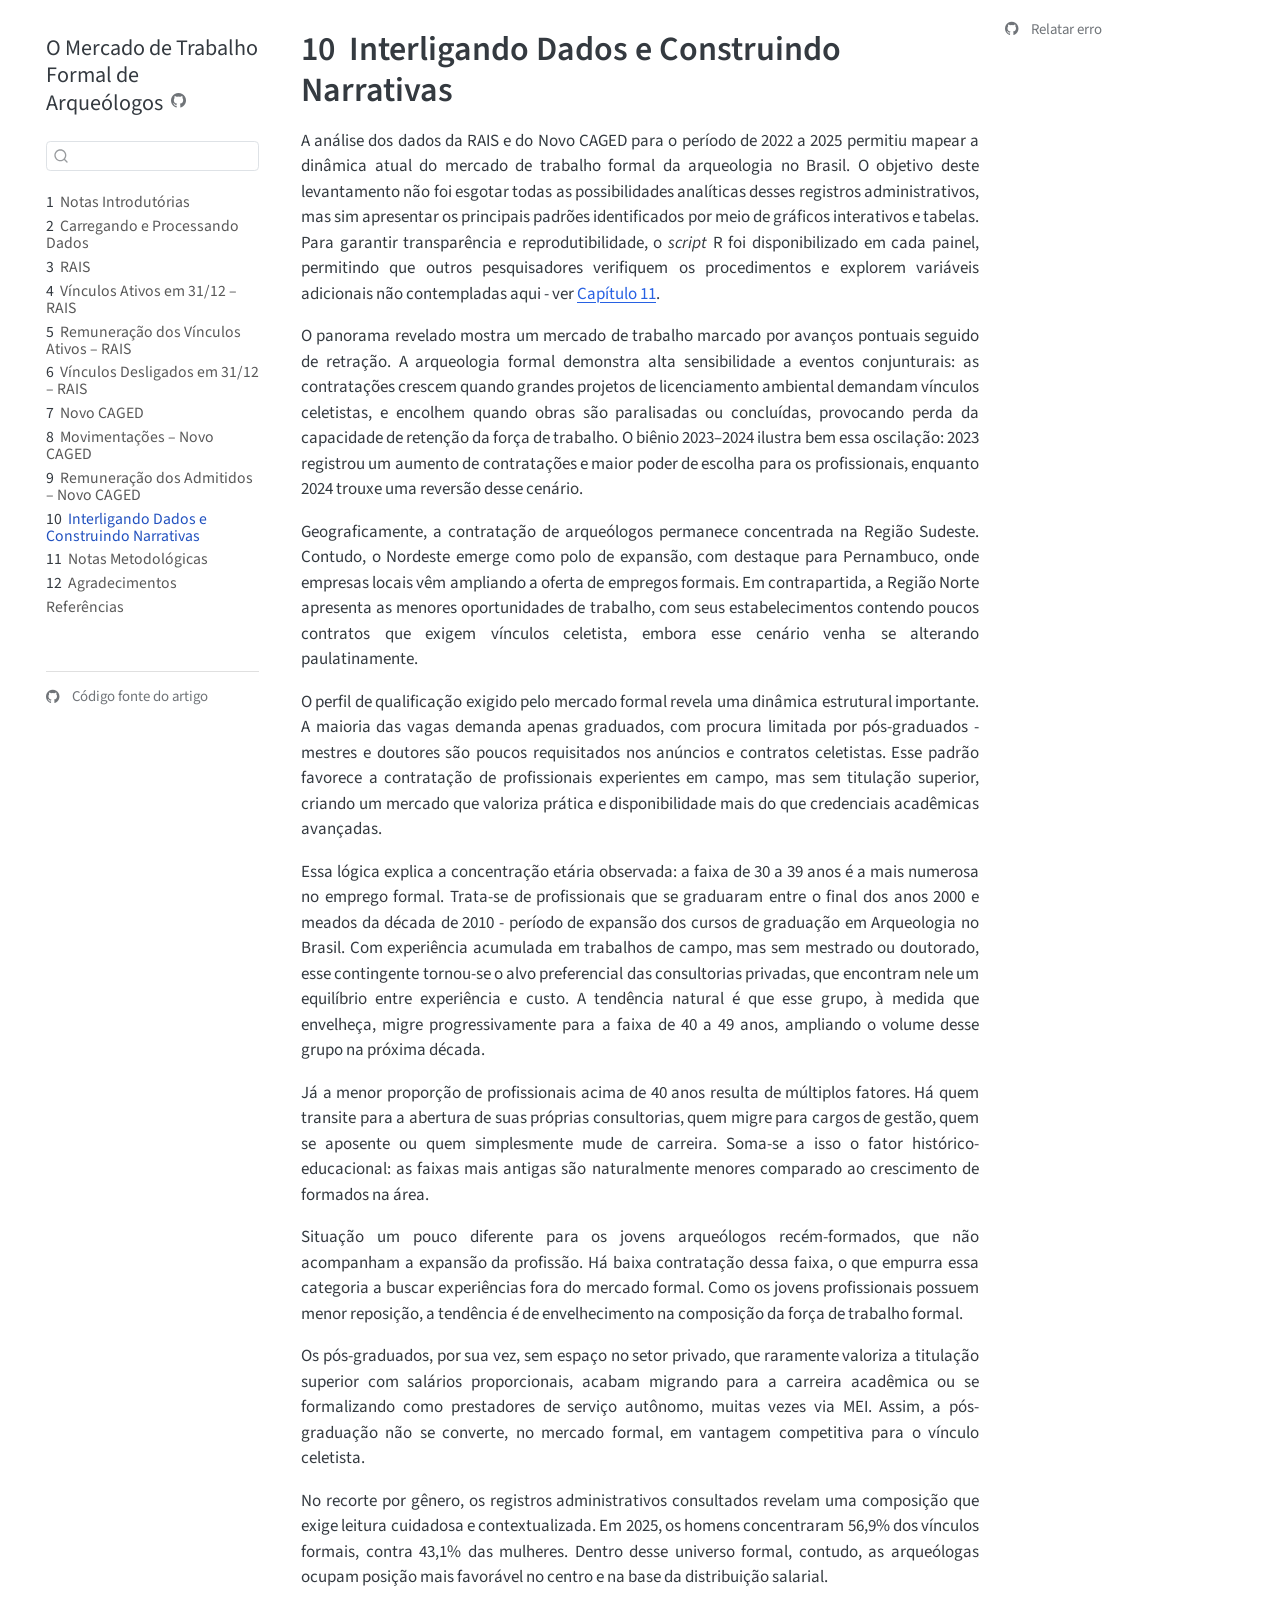
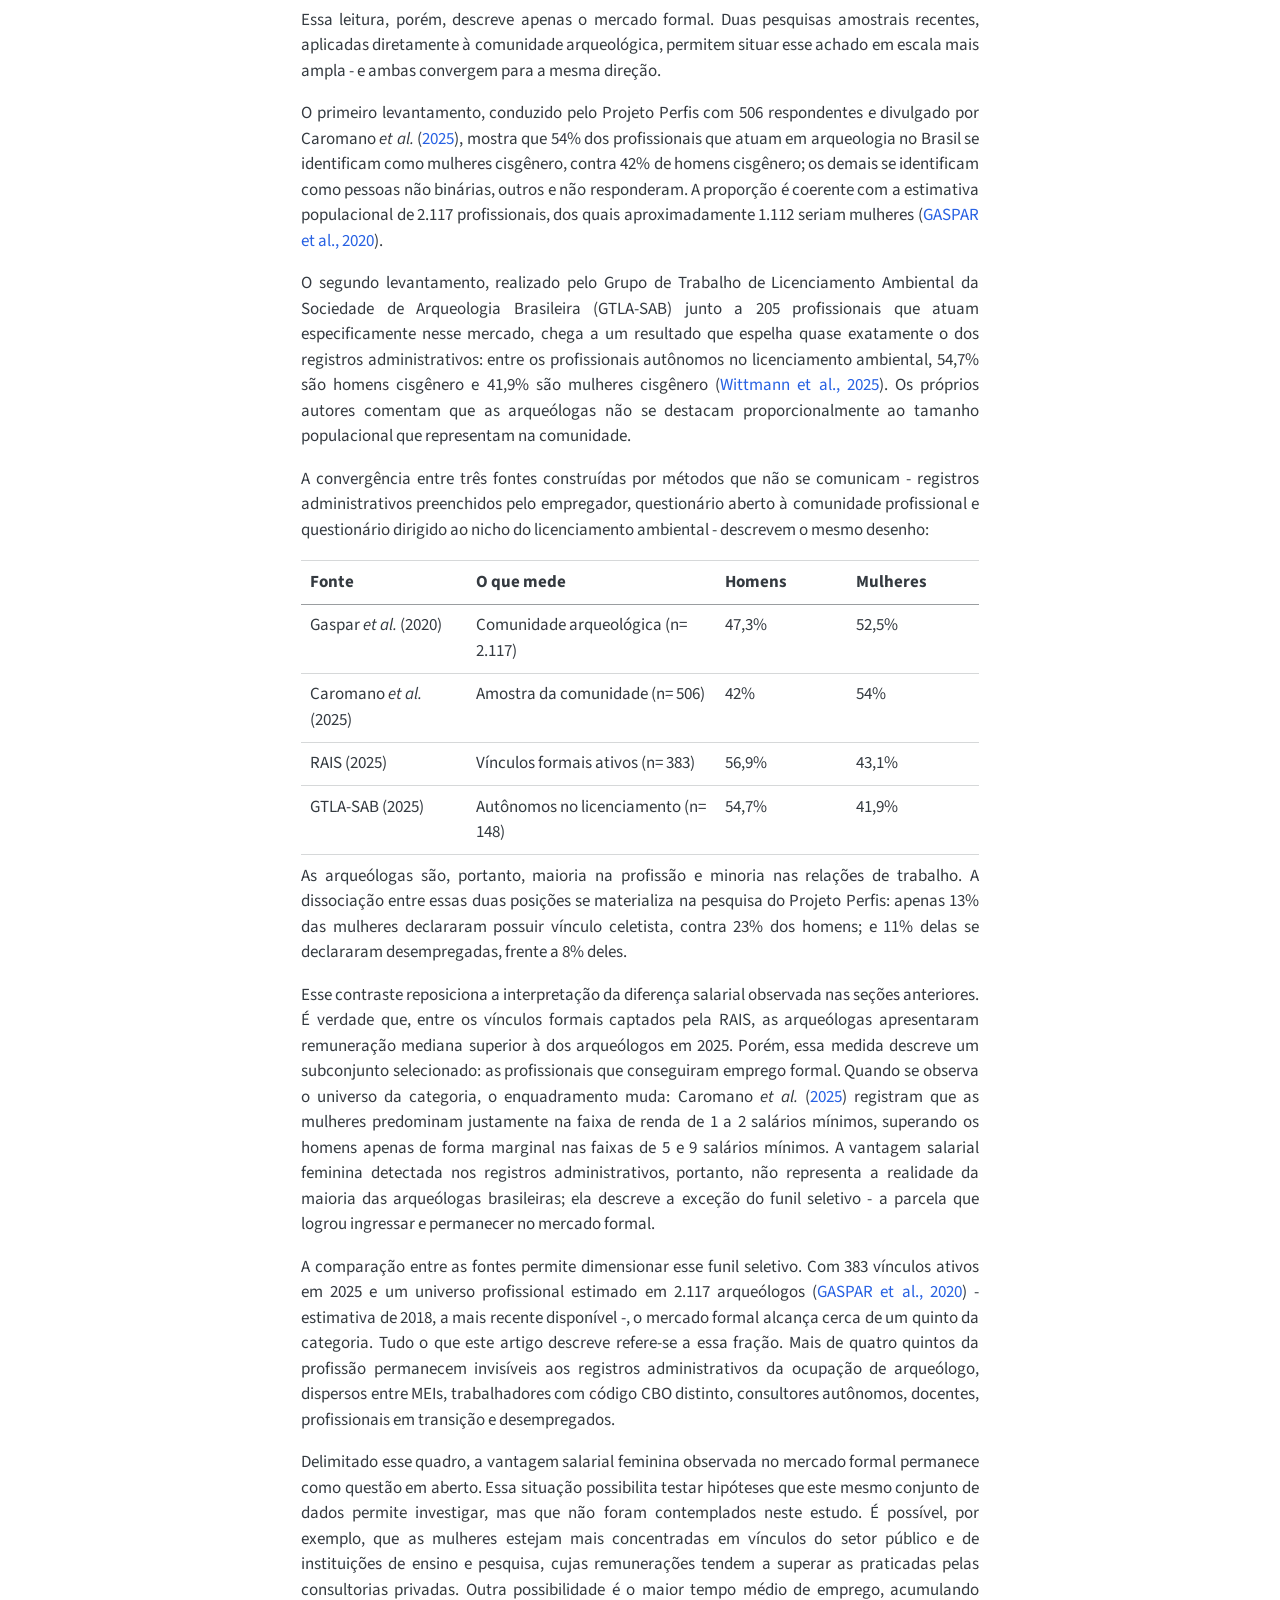
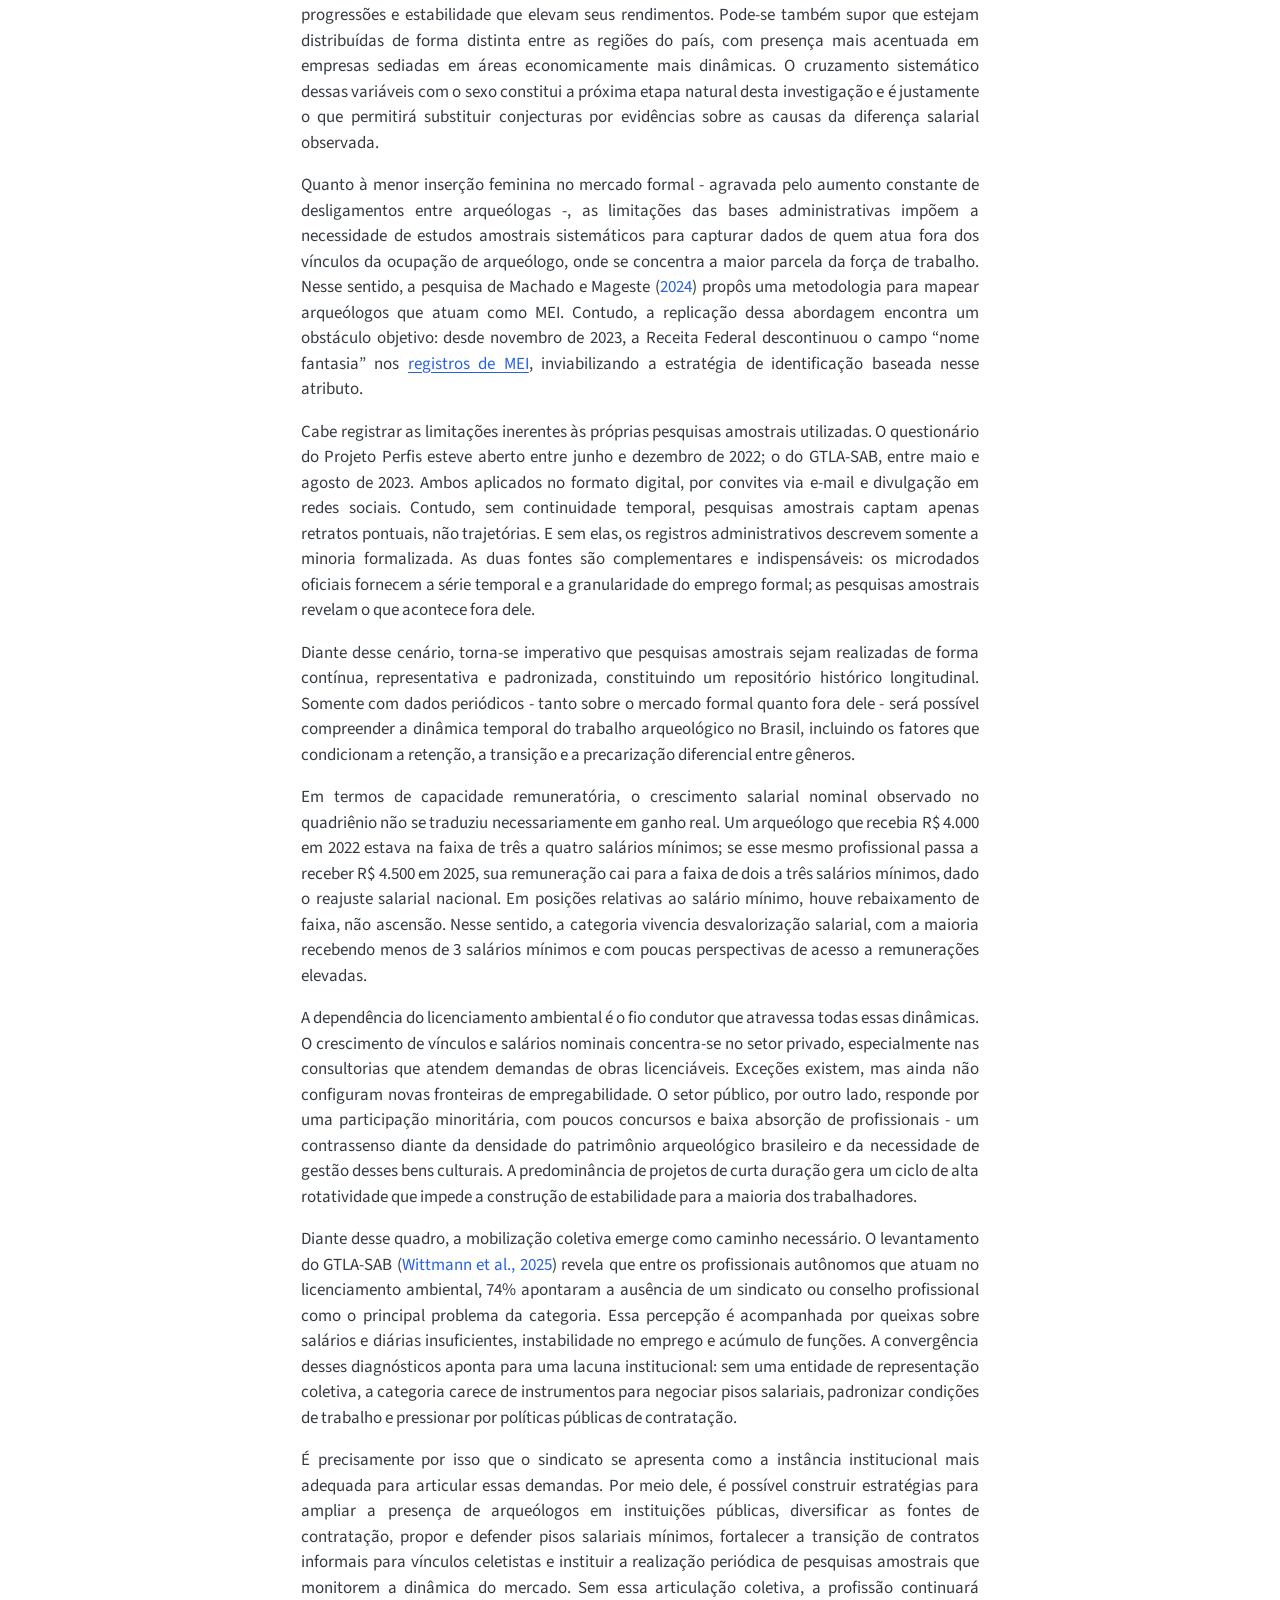
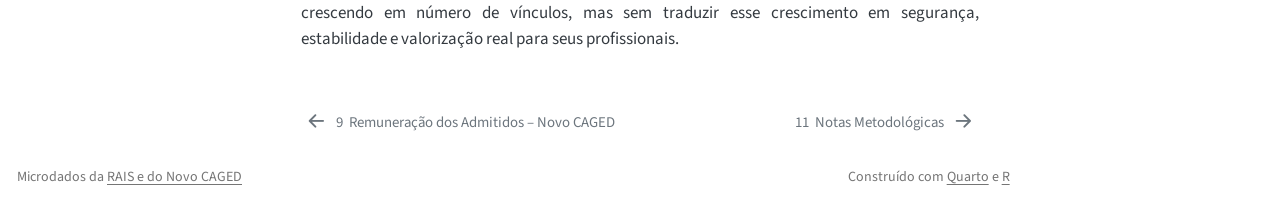
<file: docs/narrativas.html>
<!DOCTYPE html>
<html xmlns="http://www.w3.org/1999/xhtml" lang="pt-BR" xml:lang="pt-BR"><head>

<meta charset="utf-8">
<meta name="generator" content="quarto-1.8.27">

<meta name="viewport" content="width=device-width, initial-scale=1.0, user-scalable=yes">


<title>10&nbsp; Interligando Dados e Construindo Narrativas – O Mercado de Trabalho Formal de Arqueólogos</title>
<style>
code{white-space: pre-wrap;}
span.smallcaps{font-variant: small-caps;}
div.columns{display: flex; gap: min(4vw, 1.5em);}
div.column{flex: auto; overflow-x: auto;}
div.hanging-indent{margin-left: 1.5em; text-indent: -1.5em;}
ul.task-list{list-style: none;}
ul.task-list li input[type="checkbox"] {
  width: 0.8em;
  margin: 0 0.8em 0.2em -1em; /* quarto-specific, see https://github.com/quarto-dev/quarto-cli/issues/4556 */ 
  vertical-align: middle;
}
/* CSS for citations */
div.csl-bib-body { }
div.csl-entry {
  clear: both;
  margin-bottom: 1em;
}
.hanging-indent div.csl-entry {
  margin-left:2em;
  text-indent:-2em;
}
div.csl-left-margin {
  min-width:2em;
  float:left;
}
div.csl-right-inline {
  margin-left:2em;
  padding-left:1em;
}
div.csl-indent {
  margin-left: 2em;
}</style>


<script src="site_libs/quarto-nav/quarto-nav.js"></script>
<script src="site_libs/quarto-nav/headroom.min.js"></script>
<script src="site_libs/clipboard/clipboard.min.js"></script>
<script src="site_libs/quarto-search/autocomplete.umd.js"></script>
<script src="site_libs/quarto-search/fuse.min.js"></script>
<script src="site_libs/quarto-search/quarto-search.js"></script>
<meta name="quarto:offset" content="./">
<link href="./notas.html" rel="next">
<link href="./admitidos.html" rel="prev">
<script src="site_libs/quarto-html/quarto.js" type="module"></script>
<script src="site_libs/quarto-html/tabsets/tabsets.js" type="module"></script>
<script src="site_libs/quarto-html/axe/axe-check.js" type="module"></script>
<script src="site_libs/quarto-html/popper.min.js"></script>
<script src="site_libs/quarto-html/tippy.umd.min.js"></script>
<script src="site_libs/quarto-html/anchor.min.js"></script>
<link href="site_libs/quarto-html/tippy.css" rel="stylesheet">
<link href="site_libs/quarto-html/quarto-syntax-highlighting-8b4baf804e461d9b72633f0de59a0cac.css" rel="stylesheet" id="quarto-text-highlighting-styles">
<script src="site_libs/bootstrap/bootstrap.min.js"></script>
<link href="site_libs/bootstrap/bootstrap-icons.css" rel="stylesheet">
<link href="site_libs/bootstrap/bootstrap-377ea77c6c8207fca55e2638f7d4a50d.min.css" rel="stylesheet" append-hash="true" id="quarto-bootstrap" data-mode="light">
<script id="quarto-search-options" type="application/json">{
  "location": "sidebar",
  "copy-button": false,
  "collapse-after": 3,
  "panel-placement": "start",
  "type": "textbox",
  "limit": 50,
  "keyboard-shortcut": [
    "f",
    "/",
    "s"
  ],
  "show-item-context": false,
  "language": {
    "search-no-results-text": "Nenhum resultado",
    "search-matching-documents-text": "documentos correspondentes",
    "search-copy-link-title": "Copiar link para a busca",
    "search-hide-matches-text": "Esconder correspondências adicionais",
    "search-more-match-text": "mais correspondência neste documento",
    "search-more-matches-text": "mais correspondências neste documento",
    "search-clear-button-title": "Limpar",
    "search-text-placeholder": "",
    "search-detached-cancel-button-title": "Cancelar",
    "search-submit-button-title": "Procurar",
    "search-label": "Procurar"
  }
}</script>


<link rel="stylesheet" href="styles.css">
</head>

<body class="nav-sidebar floating quarto-light">

<div id="quarto-search-results"></div>
  <header id="quarto-header" class="headroom fixed-top">
  <nav class="quarto-secondary-nav">
    <div class="container-fluid d-flex">
      <button type="button" class="quarto-btn-toggle btn" data-bs-toggle="collapse" role="button" data-bs-target=".quarto-sidebar-collapse-item" aria-controls="quarto-sidebar" aria-expanded="false" aria-label="Alternar barra lateral" onclick="if (window.quartoToggleHeadroom) { window.quartoToggleHeadroom(); }">
        <i class="bi bi-layout-text-sidebar-reverse"></i>
      </button>
        <nav class="quarto-page-breadcrumbs" aria-label="breadcrumb"><ol class="breadcrumb"><li class="breadcrumb-item"><a href="./narrativas.html"><span class="chapter-number">10</span>&nbsp; <span class="chapter-title">Interligando Dados e Construindo Narrativas</span></a></li></ol></nav>
        <a class="flex-grow-1" role="navigation" data-bs-toggle="collapse" data-bs-target=".quarto-sidebar-collapse-item" aria-controls="quarto-sidebar" aria-expanded="false" aria-label="Alternar barra lateral" onclick="if (window.quartoToggleHeadroom) { window.quartoToggleHeadroom(); }">      
        </a>
      <button type="button" class="btn quarto-search-button" aria-label="Procurar" onclick="window.quartoOpenSearch();">
        <i class="bi bi-search"></i>
      </button>
    </div>
  </nav>
</header>
<!-- content -->
<div id="quarto-content" class="quarto-container page-columns page-rows-contents page-layout-article">
<!-- sidebar -->
  <nav id="quarto-sidebar" class="sidebar collapse collapse-horizontal quarto-sidebar-collapse-item sidebar-navigation floating overflow-auto">
    <div class="pt-lg-2 mt-2 text-left sidebar-header">
    <div class="sidebar-title mb-0 py-0">
      <a href="./">O Mercado de Trabalho Formal de Arqueólogos</a> 
        <div class="sidebar-tools-main">
    <a href="https://github.com/machadotm/Novos_Dados_MTE_Arqueo" title="Repositório dos dados tratados da RAIS e do Novo CAGED" class="quarto-navigation-tool px-1" aria-label="Repositório dos dados tratados da RAIS e do Novo CAGED"><i class="bi bi-github"></i></a>
    <a href="https://github.com/machadotm/dados_mte_rais_arqueo_22-24" title="Código fonte" class="quarto-navigation-tool px-1" aria-label="Código fonte"><i class="bi bi-github"></i></a>
</div>
    </div>
      </div>
        <div class="mt-2 flex-shrink-0 align-items-center">
        <div class="sidebar-search">
        <div id="quarto-search" class="" title="Procurar"></div>
        </div>
        </div>
    <div class="sidebar-menu-container"> 
    <ul class="list-unstyled mt-1">
        <li class="sidebar-item">
  <div class="sidebar-item-container"> 
  <a href="./index.html" class="sidebar-item-text sidebar-link">
 <span class="menu-text"><span class="chapter-number">1</span>&nbsp; <span class="chapter-title">Notas Introdutórias</span></span></a>
  </div>
</li>
        <li class="sidebar-item">
  <div class="sidebar-item-container"> 
  <a href="./dados.html" class="sidebar-item-text sidebar-link">
 <span class="menu-text"><span class="chapter-number">2</span>&nbsp; <span class="chapter-title">Carregando e Processando Dados</span></span></a>
  </div>
</li>
        <li class="sidebar-item">
  <div class="sidebar-item-container"> 
  <a href="./rais.html" class="sidebar-item-text sidebar-link">
 <span class="menu-text"><span class="chapter-number">3</span>&nbsp; <span class="chapter-title">RAIS</span></span></a>
  </div>
</li>
        <li class="sidebar-item">
  <div class="sidebar-item-container"> 
  <a href="./vinculos.html" class="sidebar-item-text sidebar-link">
 <span class="menu-text"><span class="chapter-number">4</span>&nbsp; <span class="chapter-title">Vínculos Ativos em 31/12 – RAIS</span></span></a>
  </div>
</li>
        <li class="sidebar-item">
  <div class="sidebar-item-container"> 
  <a href="./remuneracao.html" class="sidebar-item-text sidebar-link">
 <span class="menu-text"><span class="chapter-number">5</span>&nbsp; <span class="chapter-title">Remuneração dos Vínculos Ativos – RAIS</span></span></a>
  </div>
</li>
        <li class="sidebar-item">
  <div class="sidebar-item-container"> 
  <a href="./desligamentos.html" class="sidebar-item-text sidebar-link">
 <span class="menu-text"><span class="chapter-number">6</span>&nbsp; <span class="chapter-title">Vínculos Desligados em 31/12 – RAIS</span></span></a>
  </div>
</li>
        <li class="sidebar-item">
  <div class="sidebar-item-container"> 
  <a href="./caged.html" class="sidebar-item-text sidebar-link">
 <span class="menu-text"><span class="chapter-number">7</span>&nbsp; <span class="chapter-title">Novo CAGED</span></span></a>
  </div>
</li>
        <li class="sidebar-item">
  <div class="sidebar-item-container"> 
  <a href="./movimentacoes.html" class="sidebar-item-text sidebar-link">
 <span class="menu-text"><span class="chapter-number">8</span>&nbsp; <span class="chapter-title">Movimentações – Novo CAGED</span></span></a>
  </div>
</li>
        <li class="sidebar-item">
  <div class="sidebar-item-container"> 
  <a href="./admitidos.html" class="sidebar-item-text sidebar-link">
 <span class="menu-text"><span class="chapter-number">9</span>&nbsp; <span class="chapter-title">Remuneração dos Admitidos – Novo CAGED</span></span></a>
  </div>
</li>
        <li class="sidebar-item">
  <div class="sidebar-item-container"> 
  <a href="./narrativas.html" class="sidebar-item-text sidebar-link active">
 <span class="menu-text"><span class="chapter-number">10</span>&nbsp; <span class="chapter-title">Interligando Dados e Construindo Narrativas</span></span></a>
  </div>
</li>
        <li class="sidebar-item">
  <div class="sidebar-item-container"> 
  <a href="./notas.html" class="sidebar-item-text sidebar-link">
 <span class="menu-text"><span class="chapter-number">11</span>&nbsp; <span class="chapter-title">Notas Metodológicas</span></span></a>
  </div>
</li>
        <li class="sidebar-item">
  <div class="sidebar-item-container"> 
  <a href="./agradecimentos.html" class="sidebar-item-text sidebar-link">
 <span class="menu-text"><span class="chapter-number">12</span>&nbsp; <span class="chapter-title">Agradecimentos</span></span></a>
  </div>
</li>
        <li class="sidebar-item">
  <div class="sidebar-item-container"> 
  <a href="./referencias.html" class="sidebar-item-text sidebar-link">
 <span class="menu-text">Referências</span></a>
  </div>
</li>
    </ul>
    </div>
</nav>
<div id="quarto-sidebar-glass" class="quarto-sidebar-collapse-item" data-bs-toggle="collapse" data-bs-target=".quarto-sidebar-collapse-item"></div>
<!-- margin-sidebar -->
    <div id="quarto-margin-sidebar" class="sidebar margin-sidebar zindex-bottom">
        
    </div>
<!-- main -->
<main class="content" id="quarto-document-content">

<header id="title-block-header" class="quarto-title-block default">
<div class="quarto-title">
<h1 class="title"><span class="chapter-number">10</span>&nbsp; <span class="chapter-title">Interligando Dados e Construindo Narrativas</span></h1>
</div>



<div class="quarto-title-meta">

    
  
    
  </div>
  


</header>


<p>A análise dos dados da RAIS e do Novo CAGED para o período de 2022 a 2025 permitiu mapear a dinâmica atual do mercado de trabalho formal da arqueologia no Brasil. O objetivo deste levantamento não foi esgotar todas as possibilidades analíticas desses registros administrativos, mas sim apresentar os principais padrões identificados por meio de gráficos interativos e tabelas. Para garantir transparência e reprodutibilidade, o <em>script</em> R foi disponibilizado em cada painel, permitindo que outros pesquisadores verifiquem os procedimentos e explorem variáveis adicionais não contempladas aqui - ver <a href="notas.html" class="quarto-xref"><span>Capítulo 11</span></a>.</p>
<p>O panorama revelado mostra um mercado de trabalho marcado por avanços pontuais seguido de retração. A arqueologia formal demonstra alta sensibilidade a eventos conjunturais: as contratações crescem quando grandes projetos de licenciamento ambiental demandam vínculos celetistas, e encolhem quando obras são paralisadas ou concluídas, provocando perda da capacidade de retenção da força de trabalho. O biênio 2023–2024 ilustra bem essa oscilação: 2023 registrou um aumento de contratações e maior poder de escolha para os profissionais, enquanto 2024 trouxe uma reversão desse cenário.</p>
<p>Geograficamente, a contratação de arqueólogos permanece concentrada na Região Sudeste. Contudo, o Nordeste emerge como polo de expansão, com destaque para Pernambuco, onde empresas locais vêm ampliando a oferta de empregos formais. Em contrapartida, a Região Norte apresenta as menores oportunidades de trabalho, com seus estabelecimentos contendo poucos contratos que exigem vínculos celetista, embora esse cenário venha se alterando paulatinamente.</p>
<p>O perfil de qualificação exigido pelo mercado formal revela uma dinâmica estrutural importante. A maioria das vagas demanda apenas graduados, com procura limitada por pós-graduados - mestres e doutores são poucos requisitados nos anúncios e contratos celetistas. Esse padrão favorece a contratação de profissionais experientes em campo, mas sem titulação superior, criando um mercado que valoriza prática e disponibilidade mais do que credenciais acadêmicas avançadas.</p>
<p>Essa lógica explica a concentração etária observada: a faixa de 30 a 39 anos é a mais numerosa no emprego formal. Trata-se de profissionais que se graduaram entre o final dos anos 2000 e meados da década de 2010 - período de expansão dos cursos de graduação em Arqueologia no Brasil. Com experiência acumulada em trabalhos de campo, mas sem mestrado ou doutorado, esse contingente tornou-se o alvo preferencial das consultorias privadas, que encontram nele um equilíbrio entre experiência e custo. A tendência natural é que esse grupo, à medida que envelheça, migre progressivamente para a faixa de 40 a 49 anos, ampliando o volume desse grupo na próxima década.</p>
<p>Já a menor proporção de profissionais acima de 40 anos resulta de múltiplos fatores. Há quem transite para a abertura de suas próprias consultorias, quem migre para cargos de gestão, quem se aposente ou quem simplesmente mude de carreira. Soma-se a isso o fator histórico-educacional: as faixas mais antigas são naturalmente menores comparado ao crescimento de formados na área.</p>
<p>Situação um pouco diferente para os jovens arqueólogos recém-formados, que não acompanham a expansão da profissão. Há baixa contratação dessa faixa, o que empurra essa categoria a buscar experiências fora do mercado formal. Como os jovens profissionais possuem menor reposição, a tendência é de envelhecimento na composição da força de trabalho formal.</p>
<p>Os pós-graduados, por sua vez, sem espaço no setor privado, que raramente valoriza a titulação superior com salários proporcionais, acabam migrando para a carreira acadêmica ou se formalizando como prestadores de serviço autônomo, muitas vezes via MEI. Assim, a pós-graduação não se converte, no mercado formal, em vantagem competitiva para o vínculo celetista.</p>
<p>No recorte por gênero, os registros administrativos consultados revelam uma composição que exige leitura cuidadosa e contextualizada. Em 2025, os homens concentraram 56,9% dos vínculos formais, contra 43,1% das mulheres. Dentro desse universo formal, contudo, as arqueólogas ocupam posição mais favorável no centro e na base da distribuição salarial.</p>
<p>Essa leitura, porém, descreve apenas o mercado formal. Duas pesquisas amostrais recentes, aplicadas diretamente à comunidade arqueológica, permitem situar esse achado em escala mais ampla - e ambas convergem para a mesma direção.</p>
<p>O primeiro levantamento, conduzido pelo Projeto Perfis com 506 respondentes e divulgado por Caromano <em>et al.</em> <span class="citation" data-cites="caromano2025panorama">(<a href="referencias.html#ref-caromano2025panorama" role="doc-biblioref">2025</a>)</span>, mostra que 54% dos profissionais que atuam em arqueologia no Brasil se identificam como mulheres cisgênero, contra 42% de homens cisgênero; os demais se identificam como pessoas não binárias, outros e não responderam. A proporção é coerente com a estimativa populacional de 2.117 profissionais, dos quais aproximadamente 1.112 seriam mulheres <span class="citation" data-cites="gaspar2020arqueologia">(<a href="referencias.html#ref-gaspar2020arqueologia" role="doc-biblioref">GASPAR et al., 2020</a>)</span>.</p>
<p>O segundo levantamento, realizado pelo Grupo de Trabalho de Licenciamento Ambiental da Sociedade de Arqueologia Brasileira (GTLA‑SAB) junto a 205 profissionais que atuam especificamente nesse mercado, chega a um resultado que espelha quase exatamente o dos registros administrativos: entre os profissionais autônomos no licenciamento ambiental, 54,7% são homens cisgênero e 41,9% são mulheres cisgênero <span class="citation" data-cites="gtla2025licenciamento">(<a href="referencias.html#ref-gtla2025licenciamento" role="doc-biblioref">Wittmann et al., 2025</a>)</span>. Os próprios autores comentam que as arqueólogas não se destacam proporcionalmente ao tamanho populacional que representam na comunidade.</p>
<p>A convergência entre três fontes construídas por métodos que não se comunicam - registros administrativos preenchidos pelo empregador, questionário aberto à comunidade profissional e questionário dirigido ao nicho do licenciamento ambiental - descrevem o mesmo desenho:</p>
<table class="caption-top table">
<colgroup>
<col style="width: 24%">
<col style="width: 36%">
<col style="width: 19%">
<col style="width: 19%">
</colgroup>
<thead>
<tr class="header">
<th>Fonte</th>
<th>O que mede</th>
<th>Homens</th>
<th>Mulheres</th>
</tr>
</thead>
<tbody>
<tr class="odd">
<td>Gaspar <em>et al.</em> (2020)</td>
<td>Comunidade arqueológica (n= 2.117)</td>
<td>47,3%</td>
<td>52,5%</td>
</tr>
<tr class="even">
<td>Caromano <em>et al.</em> (2025)</td>
<td>Amostra da comunidade (n= 506)</td>
<td>42%</td>
<td>54%</td>
</tr>
<tr class="odd">
<td>RAIS (2025)</td>
<td>Vínculos formais ativos (n= 383)</td>
<td>56,9%</td>
<td>43,1%</td>
</tr>
<tr class="even">
<td>GTLA-SAB (2025)</td>
<td>Autônomos no licenciamento (n= 148)</td>
<td>54,7%</td>
<td>41,9%</td>
</tr>
</tbody>
</table>
<p>As arqueólogas são, portanto, maioria na profissão e minoria nas relações de trabalho. A dissociação entre essas duas posições se materializa na pesquisa do Projeto Perfis: apenas 13% das mulheres declararam possuir vínculo celetista, contra 23% dos homens; e 11% delas se declararam desempregadas, frente a 8% deles.</p>
<p>Esse contraste reposiciona a interpretação da diferença salarial observada nas seções anteriores. É verdade que, entre os vínculos formais captados pela RAIS, as arqueólogas apresentaram remuneração mediana superior à dos arqueólogos em 2025. Porém, essa medida descreve um subconjunto selecionado: as profissionais que conseguiram emprego formal. Quando se observa o universo da categoria, o enquadramento muda: Caromano <em>et al.</em> <span class="citation" data-cites="caromano2025panorama">(<a href="referencias.html#ref-caromano2025panorama" role="doc-biblioref">2025</a>)</span> registram que as mulheres predominam justamente na faixa de renda de 1 a 2 salários mínimos, superando os homens apenas de forma marginal nas faixas de 5 e 9 salários mínimos. A vantagem salarial feminina detectada nos registros administrativos, portanto, não representa a realidade da maioria das arqueólogas brasileiras; ela descreve a exceção do funil seletivo - a parcela que logrou ingressar e permanecer no mercado formal.</p>
<p>A comparação entre as fontes permite dimensionar esse funil seletivo. Com 383 vínculos ativos em 2025 e um universo profissional estimado em 2.117 arqueólogos <span class="citation" data-cites="gaspar2020arqueologia">(<a href="referencias.html#ref-gaspar2020arqueologia" role="doc-biblioref">GASPAR et al., 2020</a>)</span> - estimativa de 2018, a mais recente disponível -, o mercado formal alcança cerca de um quinto da categoria. Tudo o que este artigo descreve refere-se a essa fração. Mais de quatro quintos da profissão permanecem invisíveis aos registros administrativos da ocupação de arqueólogo, dispersos entre MEIs, trabalhadores com código CBO distinto, consultores autônomos, docentes, profissionais em transição e desempregados.</p>
<p>Delimitado esse quadro, a vantagem salarial feminina observada no mercado formal permanece como questão em aberto. Essa situação possibilita testar hipóteses que este mesmo conjunto de dados permite investigar, mas que não foram contemplados neste estudo. É possível, por exemplo, que as mulheres estejam mais concentradas em vínculos do setor público e de instituições de ensino e pesquisa, cujas remunerações tendem a superar as praticadas pelas consultorias privadas. Outra possibilidade é o maior tempo médio de emprego, acumulando progressões e estabilidade que elevam seus rendimentos. Pode-se também supor que estejam distribuídas de forma distinta entre as regiões do país, com presença mais acentuada em empresas sediadas em áreas economicamente mais dinâmicas. O cruzamento sistemático dessas variáveis com o sexo constitui a próxima etapa natural desta investigação e é justamente o que permitirá substituir conjecturas por evidências sobre as causas da diferença salarial observada.</p>
<p>Quanto à menor inserção feminina no mercado formal - agravada pelo aumento constante de desligamentos entre arqueólogas -, as limitações das bases administrativas impõem a necessidade de estudos amostrais sistemáticos para capturar dados de quem atua fora dos vínculos da ocupação de arqueólogo, onde se concentra a maior parcela da força de trabalho. Nesse sentido, a pesquisa de Machado e Mageste <span class="citation" data-cites="machado2024arqueologos">(<a href="referencias.html#ref-machado2024arqueologos" role="doc-biblioref">2024</a>)</span> propôs uma metodologia para mapear arqueólogos que atuam como MEI. Contudo, a replicação dessa abordagem encontra um obstáculo objetivo: desde novembro de 2023, a Receita Federal descontinuou o campo “nome fantasia” nos <a href="https://www.gov.br/empresas-e-negocios/pt-br/empreendedor/perguntas-frequentes/como-e-feita-a-formalizacao-do-mei/posso-cadastrar-no-nome-fantasia" title="link de acesso ao conteúdo">registros de MEI</a>, inviabilizando a estratégia de identificação baseada nesse atributo.</p>
<p>Cabe registrar as limitações inerentes às próprias pesquisas amostrais utilizadas. O questionário do Projeto Perfis esteve aberto entre junho e dezembro de 2022; o do GTLA‑SAB, entre maio e agosto de 2023. Ambos aplicados no formato digital, por convites via e-mail e divulgação em redes sociais. Contudo, sem continuidade temporal, pesquisas amostrais captam apenas retratos pontuais, não trajetórias. E sem elas, os registros administrativos descrevem somente a minoria formalizada. As duas fontes são complementares e indispensáveis: os microdados oficiais fornecem a série temporal e a granularidade do emprego formal; as pesquisas amostrais revelam o que acontece fora dele.</p>
<p>Diante desse cenário, torna-se imperativo que pesquisas amostrais sejam realizadas de forma contínua, representativa e padronizada, constituindo um repositório histórico longitudinal. Somente com dados periódicos - tanto sobre o mercado formal quanto fora dele - será possível compreender a dinâmica temporal do trabalho arqueológico no Brasil, incluindo os fatores que condicionam a retenção, a transição e a precarização diferencial entre gêneros.</p>
<p>Em termos de capacidade remuneratória, o crescimento salarial nominal observado no quadriênio não se traduziu necessariamente em ganho real. Um arqueólogo que recebia R$ 4.000 em 2022 estava na faixa de três a quatro salários mínimos; se esse mesmo profissional passa a receber R$ 4.500 em 2025, sua remuneração cai para a faixa de dois a três salários mínimos, dado o reajuste salarial nacional. Em posições relativas ao salário mínimo, houve rebaixamento de faixa, não ascensão. Nesse sentido, a categoria vivencia desvalorização salarial, com a maioria recebendo menos de 3 salários mínimos e com poucas perspectivas de acesso a remunerações elevadas.</p>
<p>A dependência do licenciamento ambiental é o fio condutor que atravessa todas essas dinâmicas. O crescimento de vínculos e salários nominais concentra-se no setor privado, especialmente nas consultorias que atendem demandas de obras licenciáveis. Exceções existem, mas ainda não configuram novas fronteiras de empregabilidade. O setor público, por outro lado, responde por uma participação minoritária, com poucos concursos e baixa absorção de profissionais - um contrassenso diante da densidade do patrimônio arqueológico brasileiro e da necessidade de gestão desses bens culturais. A predominância de projetos de curta duração gera um ciclo de alta rotatividade que impede a construção de estabilidade para a maioria dos trabalhadores.</p>
<p>Diante desse quadro, a mobilização coletiva emerge como caminho necessário. O levantamento do GTLA‑SAB <span class="citation" data-cites="gtla2025licenciamento">(<a href="referencias.html#ref-gtla2025licenciamento" role="doc-biblioref">Wittmann et al., 2025</a>)</span> revela que entre os profissionais autônomos que atuam no licenciamento ambiental, 74% apontaram a ausência de um sindicato ou conselho profissional como o principal problema da categoria. Essa percepção é acompanhada por queixas sobre salários e diárias insuficientes, instabilidade no emprego e acúmulo de funções. A convergência desses diagnósticos aponta para uma lacuna institucional: sem uma entidade de representação coletiva, a categoria carece de instrumentos para negociar pisos salariais, padronizar condições de trabalho e pressionar por políticas públicas de contratação.</p>
<p>É precisamente por isso que o sindicato se apresenta como a instância institucional mais adequada para articular essas demandas. Por meio dele, é possível construir estratégias para ampliar a presença de arqueólogos em instituições públicas, diversificar as fontes de contratação, propor e defender pisos salariais mínimos, fortalecer a transição de contratos informais para vínculos celetistas e instituir a realização periódica de pesquisas amostrais que monitorem a dinâmica do mercado. Sem essa articulação coletiva, a profissão continuará crescendo em número de vínculos, mas sem traduzir esse crescimento em segurança, estabilidade e valorização real para seus profissionais.</p>


<div id="refs" class="references csl-bib-body" data-entry-spacing="1" role="list" style="display: none">
<div id="ref-allaire2026quarto" class="csl-entry" role="listitem">
ALLAIRE, J. J. <em>et al.</em> <strong>Quarto</strong>. Software de publicação técnica, 2026. Disponível em: &lt;<a href="https://quarto.org/">https://quarto.org/</a>&gt;. Acesso em: 27 ago. 2026
</div>
<div id="ref-nomefantasia" class="csl-entry" role="listitem">
BRASIL. EMPRESAS &amp; NEGÓCIOS. <strong>Posso cadastrar <span>Nome</span> <span>Fantasia</span> no meu <span>CNPJ</span>?</strong> Disponível em: &lt;<a href="https://www.gov.br/empresas-e-negocios/pt-br/empreendedor/perguntas-frequentes/como-e-feita-a-formalizacao-do-mei/posso-cadastrar-no-nome-fantasia">https://www.gov.br/empresas-e-negocios/pt-br/empreendedor/perguntas-frequentes/como-e-feita-a-formalizacao-do-mei/posso-cadastrar-no-nome-fantasia</a>&gt;. Acesso em: 27 ago. 2026.
</div>
<div id="ref-esocial2026" class="csl-entry" role="listitem">
BRASIL. GOVERNO FEDERAL. <strong><span>eSocial</span>: <span>Sistema</span> de <span>Escrituração</span> <span>Digital</span> das <span>Obrigações</span> <span>Previdenciárias</span>, <span>Trabalhistas</span> e <span>Fiscais</span></strong>. Disponível em: &lt;<a href="https://www.gov.br/esocial/pt-br">https://www.gov.br/esocial/pt-br</a>&gt;. Acesso em: 27 ago. 2026.
</div>
<div id="ref-mtemicrodados" class="csl-entry" role="listitem">
BRASIL. MINISTÉRIO DO TRABALHO E EMPREGO. <strong>Microdados <span>RAIS</span> e <span>CAGED</span></strong>. Disponível em: &lt;<a href="https://www.gov.br/trabalho-e-emprego/pt-br/acesso-a-informacao/acoes-e-programas/programas-projetos-acoes-obras-e-atividades/estatisticas-trabalho/microdados-rais-e-caged">https://www.gov.br/trabalho-e-emprego/pt-br/acesso-a-informacao/acoes-e-programas/programas-projetos-acoes-obras-e-atividades/estatisticas-trabalho/microdados-rais-e-caged</a>&gt;. Acesso em: 16 ago. 2026b.
</div>
<div id="ref-mtepdet" class="csl-entry" role="listitem">
BRASIL. MINISTÉRIO DO TRABALHO E EMPREGO. <strong>Programa de Disseminação das Estatísticas do Trabalho — <span>PDET</span></strong>. Disponível em: &lt;<a href="https://www.gov.br/trabalho-e-emprego/pt-br/acesso-a-informacao/acoes-e-programas/programas-projetos-acoes-obras-e-atividades/estatisticas-trabalho">https://www.gov.br/trabalho-e-emprego/pt-br/acesso-a-informacao/acoes-e-programas/programas-projetos-acoes-obras-e-atividades/estatisticas-trabalho</a>&gt;. Acesso em: 27 ago. 2026c.
</div>
<div id="ref-mte2026cbo" class="csl-entry" role="listitem">
BRASIL. MINISTÉRIO DO TRABALHO E EMPREGO. <strong>Classificação <span>Brasileira</span> de <span>Ocupações</span> — (<span>CBO</span>)</strong>. Disponível em: &lt;<a href="https://www.gov.br/trabalho-e-emprego/pt-br/assuntos/cbo">https://www.gov.br/trabalho-e-emprego/pt-br/assuntos/cbo</a>&gt;. Acesso em: 27 ago. 2026a.
</div>
<div id="ref-caromano2025panorama" class="csl-entry" role="listitem">
CAROMANO, Caroline Fernandes <em>et al.</em> <a href="https://doi.org/10.31048/c4gfep32">Panorama actual de las Arqueólogas en Brasil: desafíos y perspectivas</a>. <strong>Revista del Museo De Antropología</strong>, v. 18, n. 1, p. 457–470, 2025.
</div>
<div id="ref-gaspar2020arqueologia" class="csl-entry" role="listitem">
GASPAR, Meliam Viganó <em>et al.</em> <a href="https://doi.org/10.18224/hab.v18i1.8104">Quem somos nós? ou perfis da comunidade profissional arqueológica no Brasil: primeiras aproximações</a>. <strong>Revista Habitus - Revista do Instituto Goiano de Pré-História e Antropologia</strong>, v. 18, n. 1, p. 146–178, 2020.
</div>
<div id="ref-ibge2026cnae" class="csl-entry" role="listitem">
INSTITUTO BRASILEIRO DE GEOGRAFIA E ESTATÍSTICA (IBGE). <strong>Classificação <span>Nacional</span> de <span>Atividades</span> <span>Econômicas</span> — <span>CNAE</span> 2.0</strong>. Disponível em: &lt;<a href="https://concla.ibge.gov.br/classificacoes/por-tema/atividades-economicas/classificacao-nacional-de-atividades-economicas">https://concla.ibge.gov.br/classificacoes/por-tema/atividades-economicas/classificacao-nacional-de-atividades-economicas</a>&gt;. Acesso em: 27 ago. 2026.
</div>
<div id="ref-iphan2024edital" class="csl-entry" role="listitem">
INSTITUTO DO PATRIMÔNIO HISTÓRICO E ARTÍSTICO NACIONAL (IPHAN). <strong>Edital nº 1, de 3 de dezembro de 2024: Processo Seletivo Simplificado (PSS/IPHAN)</strong>. Diário Oficial da União (DOU), 2024. Disponível em: &lt;<a href="https://www.in.gov.br/web/dou/-/edital-n-1-de-3-de-dezembro-de-2024-599671293">https://www.in.gov.br/web/dou/-/edital-n-1-de-3-de-dezembro-de-2024-599671293</a>&gt;. Acesso em: 27 ago. 2026
</div>
<div id="ref-machado2024arqueologos" class="csl-entry" role="listitem">
MACHADO, Tacio Vieira; MAGESTE, Leandro Elias Canaan. <a href="https://doi.org/10.24885/sab.v37i1.1108">Os arqueólogos no mercado de trabalho e a realidade profissional no <span>Brasil</span></a>. <strong>Revista de Arqueologia</strong>, v. 37, n. 1, p. 202–226, 2024.
</div>
<div id="ref-rcore2026" class="csl-entry" role="listitem">
R CORE TEAM. <strong><a href="https://www.R-project.org/">R: A Language and Environment for Statistical Computing</a></strong>. Vienna, Austria: R Foundation for Statistical Computing, 2026.
</div>
<div id="ref-gtla2025licenciamento" class="csl-entry" role="listitem">
WITTMANN, Marcus A. S. <em>et al.</em> <a href="https://www.sabnet.org/download/download?ID_DOWNLOAD=835">Arqueologia em ação: o panorama atual das múltiplas perspectivas do trabalho arqueológico no licenciamento ambiental</a>. <em>In</em>: WITTMANN, Marcus A. S. <em>et al.</em> (Orgs.). <strong>Arqueologia no licenciamento ambiental: diagnósticos e perspectivas regionais</strong>. São Paulo: Tiki Books; SAB, 2025. p. 266–294.
</div>
</div>

</main> <!-- /main -->
<script>
// ───────────────────────────────────────────────────────────────────────────
//  Ações do repositório distribuídas entre as duas colunas:
//
//    esquerda, no pé da lista de capítulos → "Ver o código fonte"
//                                            (encurtado para a raiz do repo)
//    direita, ao fim de "Nesta seção"      → as demais ações (issue, edit…)
//
//  Também: remove do cabeçalho o ícone duplicado gerado por repo-url,
//  dá ícone às ações que o Quarto deixa sem, abre os links externos em nova
//  aba e preserva a cópia do rodapé que serve às telas estreitas.
// ───────────────────────────────────────────────────────────────────────────
(function () {

  var ABRIR_EM_NOVA_ABA = true;   // false para navegar na mesma aba

  function externo(a) {
    return a.protocol && /^https?:$/.test(a.protocol) &&
           a.hostname && a.hostname !== window.location.hostname;
  }
  function novaAba(a) {
    if (!ABRIR_EM_NOVA_ABA || !a || !externo(a)) return;
    a.setAttribute('target', '_blank');
    a.setAttribute('rel', 'noopener');
  }

  function ajustar() {
    var barra  = document.getElementById('quarto-sidebar');
    var margem = document.getElementById('quarto-margin-sidebar');
    var blocos = Array.prototype.slice.call(document.querySelectorAll('.toc-actions'));
    if (!barra || !blocos.length) return;

    // ── 1. encurta o link do código fonte em TODAS as cópias e tira o
    //       ícone duplicado do cabeçalho ─────────────────────────────────
    var base = null;
    blocos.forEach(function (bloco) {
      var f = bloco.querySelector('a[href*="/blob/"]');
      if (!f) return;
      base = base || f.getAttribute('href').split('/blob/')[0];
      f.setAttribute('href', base);
    });
    if (base) {
      var icone = document.querySelector(
        '.sidebar-tools-main a.quarto-navigation-tool[href="' + base + '"]'
      );
      if (icone) icone.remove();
    }

    // ── 2. o Quarto só decora a primeira ação; copia o ícone para as demais
    var modelo = document.querySelector('.toc-actions i.bi:not(.empty)');
    var classe = 'bi-github';
    if (modelo) {
      Array.prototype.forEach.call(modelo.classList, function (c) {
        if (c !== 'bi') classe = c;
      });
    }
    Array.prototype.forEach.call(
      document.querySelectorAll('.toc-actions i.bi.empty'),
      function (i) { i.classList.remove('empty'); i.classList.add(classe); }
    );

    // ── 3. define qual bloco é o da coluna da direita ────────────────────
    var principal = null;
    blocos.forEach(function (b) { if (margem && margem.contains(b)) principal = b; });

    if (!principal && margem) {
      // Capítulos sem subtítulos não têm sumário: o Quarto põe o bloco só no
      // rodapé. Clonamos para a margem e deixamos o original no rodapé,
      // restrito às telas estreitas — que é como o Quarto faz nas demais
      // páginas. Mover em vez de clonar sumiria com as ações no celular.
      var origem = blocos[0];
      principal = origem.cloneNode(true);
      principal.classList.add('toc-actions-soltas');
      origem.classList.add('d-sm-block', 'd-md-none');

      // a margem vazia vem com "zindex-bottom" (z-index: -1): o conteúdo
      // ficaria visível, porém atrás do contêiner da página e sem receber
      // clique. A classe sai junto.
      margem.classList.remove('zindex-bottom');
      margem.appendChild(principal);
    }

    // ── 4. move o item do código fonte para o pé da barra esquerda ───────
    if (principal) {
      var fonte = principal.querySelector('a[href$="' + (base || '###') + '"]');
      if (fonte) {
        var caixa = document.createElement('div');
        caixa.className = 'toc-actions';
        var lista = document.createElement('ul');
        lista.appendChild(fonte.closest('li'));
        caixa.appendChild(lista);

        var rodape = document.createElement('div');
        rodape.className = 'sidebar-fonte';
        rodape.appendChild(document.createElement('hr'));
        rodape.appendChild(caixa);
        barra.appendChild(rodape);
      }
      if (!principal.querySelectorAll('li').length) principal.remove();
    }

    Array.prototype.forEach.call(
      document.querySelectorAll('.sidebar-tools-main a, .toc-actions a, .nav-footer a'),
      novaAba
    );
  }

  if (document.readyState === 'loading') {
    document.addEventListener('DOMContentLoaded', ajustar);
  } else { ajustar(); }
})();
</script>
<script id="quarto-html-after-body" type="application/javascript">
  window.document.addEventListener("DOMContentLoaded", function (event) {
    const icon = "";
    const anchorJS = new window.AnchorJS();
    anchorJS.options = {
      placement: 'right',
      icon: icon
    };
    anchorJS.add('.anchored');
    const isCodeAnnotation = (el) => {
      for (const clz of el.classList) {
        if (clz.startsWith('code-annotation-')) {                     
          return true;
        }
      }
      return false;
    }
    const onCopySuccess = function(e) {
      // button target
      const button = e.trigger;
      // don't keep focus
      button.blur();
      // flash "checked"
      button.classList.add('code-copy-button-checked');
      var currentTitle = button.getAttribute("title");
      button.setAttribute("title", "Copiada");
      let tooltip;
      if (window.bootstrap) {
        button.setAttribute("data-bs-toggle", "tooltip");
        button.setAttribute("data-bs-placement", "left");
        button.setAttribute("data-bs-title", "Copiada");
        tooltip = new bootstrap.Tooltip(button, 
          { trigger: "manual", 
            customClass: "code-copy-button-tooltip",
            offset: [0, -8]});
        tooltip.show();    
      }
      setTimeout(function() {
        if (tooltip) {
          tooltip.hide();
          button.removeAttribute("data-bs-title");
          button.removeAttribute("data-bs-toggle");
          button.removeAttribute("data-bs-placement");
        }
        button.setAttribute("title", currentTitle);
        button.classList.remove('code-copy-button-checked');
      }, 1000);
      // clear code selection
      e.clearSelection();
    }
    const getTextToCopy = function(trigger) {
      const outerScaffold = trigger.parentElement.cloneNode(true);
      const codeEl = outerScaffold.querySelector('code');
      for (const childEl of codeEl.children) {
        if (isCodeAnnotation(childEl)) {
          childEl.remove();
        }
      }
      return codeEl.innerText;
    }
    const clipboard = new window.ClipboardJS('.code-copy-button:not([data-in-quarto-modal])', {
      text: getTextToCopy
    });
    clipboard.on('success', onCopySuccess);
    if (window.document.getElementById('quarto-embedded-source-code-modal')) {
      const clipboardModal = new window.ClipboardJS('.code-copy-button[data-in-quarto-modal]', {
        text: getTextToCopy,
        container: window.document.getElementById('quarto-embedded-source-code-modal')
      });
      clipboardModal.on('success', onCopySuccess);
    }
      var localhostRegex = new RegExp(/^(?:http|https):\/\/localhost\:?[0-9]*\//);
      var mailtoRegex = new RegExp(/^mailto:/);
        var filterRegex = new RegExp('/' + window.location.host + '/');
      var isInternal = (href) => {
          return filterRegex.test(href) || localhostRegex.test(href) || mailtoRegex.test(href);
      }
      // Inspect non-navigation links and adorn them if external
     var links = window.document.querySelectorAll('a[href]:not(.nav-link):not(.navbar-brand):not(.toc-action):not(.sidebar-link):not(.sidebar-item-toggle):not(.pagination-link):not(.no-external):not([aria-hidden]):not(.dropdown-item):not(.quarto-navigation-tool):not(.about-link)');
      for (var i=0; i<links.length; i++) {
        const link = links[i];
        if (!isInternal(link.href)) {
          // undo the damage that might have been done by quarto-nav.js in the case of
          // links that we want to consider external
          if (link.dataset.originalHref !== undefined) {
            link.href = link.dataset.originalHref;
          }
            // target, if specified
            link.setAttribute("target", "_blank");
            if (link.getAttribute("rel") === null) {
              link.setAttribute("rel", "noopener");
            }
        }
      }
    function tippyHover(el, contentFn, onTriggerFn, onUntriggerFn) {
      const config = {
        allowHTML: true,
        maxWidth: 500,
        delay: 100,
        arrow: false,
        appendTo: function(el) {
            return el.parentElement;
        },
        interactive: true,
        interactiveBorder: 10,
        theme: 'quarto',
        placement: 'bottom-start',
      };
      if (contentFn) {
        config.content = contentFn;
      }
      if (onTriggerFn) {
        config.onTrigger = onTriggerFn;
      }
      if (onUntriggerFn) {
        config.onUntrigger = onUntriggerFn;
      }
      window.tippy(el, config); 
    }
    const noterefs = window.document.querySelectorAll('a[role="doc-noteref"]');
    for (var i=0; i<noterefs.length; i++) {
      const ref = noterefs[i];
      tippyHover(ref, function() {
        // use id or data attribute instead here
        let href = ref.getAttribute('data-footnote-href') || ref.getAttribute('href');
        try { href = new URL(href).hash; } catch {}
        const id = href.replace(/^#\/?/, "");
        const note = window.document.getElementById(id);
        if (note) {
          return note.innerHTML;
        } else {
          return "";
        }
      });
    }
    const xrefs = window.document.querySelectorAll('a.quarto-xref');
    const processXRef = (id, note) => {
      // Strip column container classes
      const stripColumnClz = (el) => {
        el.classList.remove("page-full", "page-columns");
        if (el.children) {
          for (const child of el.children) {
            stripColumnClz(child);
          }
        }
      }
      stripColumnClz(note)
      if (id === null || id.startsWith('sec-')) {
        // Special case sections, only their first couple elements
        const container = document.createElement("div");
        if (note.children && note.children.length > 2) {
          container.appendChild(note.children[0].cloneNode(true));
          for (let i = 1; i < note.children.length; i++) {
            const child = note.children[i];
            if (child.tagName === "P" && child.innerText === "") {
              continue;
            } else {
              container.appendChild(child.cloneNode(true));
              break;
            }
          }
          if (window.Quarto?.typesetMath) {
            window.Quarto.typesetMath(container);
          }
          return container.innerHTML
        } else {
          if (window.Quarto?.typesetMath) {
            window.Quarto.typesetMath(note);
          }
          return note.innerHTML;
        }
      } else {
        // Remove any anchor links if they are present
        const anchorLink = note.querySelector('a.anchorjs-link');
        if (anchorLink) {
          anchorLink.remove();
        }
        if (window.Quarto?.typesetMath) {
          window.Quarto.typesetMath(note);
        }
        if (note.classList.contains("callout")) {
          return note.outerHTML;
        } else {
          return note.innerHTML;
        }
      }
    }
    for (var i=0; i<xrefs.length; i++) {
      const xref = xrefs[i];
      tippyHover(xref, undefined, function(instance) {
        instance.disable();
        let url = xref.getAttribute('href');
        let hash = undefined; 
        if (url.startsWith('#')) {
          hash = url;
        } else {
          try { hash = new URL(url).hash; } catch {}
        }
        if (hash) {
          const id = hash.replace(/^#\/?/, "");
          const note = window.document.getElementById(id);
          if (note !== null) {
            try {
              const html = processXRef(id, note.cloneNode(true));
              instance.setContent(html);
            } finally {
              instance.enable();
              instance.show();
            }
          } else {
            // See if we can fetch this
            fetch(url.split('#')[0])
            .then(res => res.text())
            .then(html => {
              const parser = new DOMParser();
              const htmlDoc = parser.parseFromString(html, "text/html");
              const note = htmlDoc.getElementById(id);
              if (note !== null) {
                const html = processXRef(id, note);
                instance.setContent(html);
              } 
            }).finally(() => {
              instance.enable();
              instance.show();
            });
          }
        } else {
          // See if we can fetch a full url (with no hash to target)
          // This is a special case and we should probably do some content thinning / targeting
          fetch(url)
          .then(res => res.text())
          .then(html => {
            const parser = new DOMParser();
            const htmlDoc = parser.parseFromString(html, "text/html");
            const note = htmlDoc.querySelector('main.content');
            if (note !== null) {
              // This should only happen for chapter cross references
              // (since there is no id in the URL)
              // remove the first header
              if (note.children.length > 0 && note.children[0].tagName === "HEADER") {
                note.children[0].remove();
              }
              const html = processXRef(null, note);
              instance.setContent(html);
            } 
          }).finally(() => {
            instance.enable();
            instance.show();
          });
        }
      }, function(instance) {
      });
    }
        let selectedAnnoteEl;
        const selectorForAnnotation = ( cell, annotation) => {
          let cellAttr = 'data-code-cell="' + cell + '"';
          let lineAttr = 'data-code-annotation="' +  annotation + '"';
          const selector = 'span[' + cellAttr + '][' + lineAttr + ']';
          return selector;
        }
        const selectCodeLines = (annoteEl) => {
          const doc = window.document;
          const targetCell = annoteEl.getAttribute("data-target-cell");
          const targetAnnotation = annoteEl.getAttribute("data-target-annotation");
          const annoteSpan = window.document.querySelector(selectorForAnnotation(targetCell, targetAnnotation));
          const lines = annoteSpan.getAttribute("data-code-lines").split(",");
          const lineIds = lines.map((line) => {
            return targetCell + "-" + line;
          })
          let top = null;
          let height = null;
          let parent = null;
          if (lineIds.length > 0) {
              //compute the position of the single el (top and bottom and make a div)
              const el = window.document.getElementById(lineIds[0]);
              top = el.offsetTop;
              height = el.offsetHeight;
              parent = el.parentElement.parentElement;
            if (lineIds.length > 1) {
              const lastEl = window.document.getElementById(lineIds[lineIds.length - 1]);
              const bottom = lastEl.offsetTop + lastEl.offsetHeight;
              height = bottom - top;
            }
            if (top !== null && height !== null && parent !== null) {
              // cook up a div (if necessary) and position it 
              let div = window.document.getElementById("code-annotation-line-highlight");
              if (div === null) {
                div = window.document.createElement("div");
                div.setAttribute("id", "code-annotation-line-highlight");
                div.style.position = 'absolute';
                parent.appendChild(div);
              }
              div.style.top = top - 2 + "px";
              div.style.height = height + 4 + "px";
              div.style.left = 0;
              let gutterDiv = window.document.getElementById("code-annotation-line-highlight-gutter");
              if (gutterDiv === null) {
                gutterDiv = window.document.createElement("div");
                gutterDiv.setAttribute("id", "code-annotation-line-highlight-gutter");
                gutterDiv.style.position = 'absolute';
                const codeCell = window.document.getElementById(targetCell);
                const gutter = codeCell.querySelector('.code-annotation-gutter');
                gutter.appendChild(gutterDiv);
              }
              gutterDiv.style.top = top - 2 + "px";
              gutterDiv.style.height = height + 4 + "px";
            }
            selectedAnnoteEl = annoteEl;
          }
        };
        const unselectCodeLines = () => {
          const elementsIds = ["code-annotation-line-highlight", "code-annotation-line-highlight-gutter"];
          elementsIds.forEach((elId) => {
            const div = window.document.getElementById(elId);
            if (div) {
              div.remove();
            }
          });
          selectedAnnoteEl = undefined;
        };
          // Handle positioning of the toggle
      window.addEventListener(
        "resize",
        throttle(() => {
          elRect = undefined;
          if (selectedAnnoteEl) {
            selectCodeLines(selectedAnnoteEl);
          }
        }, 10)
      );
      function throttle(fn, ms) {
      let throttle = false;
      let timer;
        return (...args) => {
          if(!throttle) { // first call gets through
              fn.apply(this, args);
              throttle = true;
          } else { // all the others get throttled
              if(timer) clearTimeout(timer); // cancel #2
              timer = setTimeout(() => {
                fn.apply(this, args);
                timer = throttle = false;
              }, ms);
          }
        };
      }
        // Attach click handler to the DT
        const annoteDls = window.document.querySelectorAll('dt[data-target-cell]');
        for (const annoteDlNode of annoteDls) {
          annoteDlNode.addEventListener('click', (event) => {
            const clickedEl = event.target;
            if (clickedEl !== selectedAnnoteEl) {
              unselectCodeLines();
              const activeEl = window.document.querySelector('dt[data-target-cell].code-annotation-active');
              if (activeEl) {
                activeEl.classList.remove('code-annotation-active');
              }
              selectCodeLines(clickedEl);
              clickedEl.classList.add('code-annotation-active');
            } else {
              // Unselect the line
              unselectCodeLines();
              clickedEl.classList.remove('code-annotation-active');
            }
          });
        }
    const findCites = (el) => {
      const parentEl = el.parentElement;
      if (parentEl) {
        const cites = parentEl.dataset.cites;
        if (cites) {
          return {
            el,
            cites: cites.split(' ')
          };
        } else {
          return findCites(el.parentElement)
        }
      } else {
        return undefined;
      }
    };
    var bibliorefs = window.document.querySelectorAll('a[role="doc-biblioref"]');
    for (var i=0; i<bibliorefs.length; i++) {
      const ref = bibliorefs[i];
      const citeInfo = findCites(ref);
      if (citeInfo) {
        tippyHover(citeInfo.el, function() {
          var popup = window.document.createElement('div');
          citeInfo.cites.forEach(function(cite) {
            var citeDiv = window.document.createElement('div');
            citeDiv.classList.add('hanging-indent');
            citeDiv.classList.add('csl-entry');
            var biblioDiv = window.document.getElementById('ref-' + cite);
            if (biblioDiv) {
              citeDiv.innerHTML = biblioDiv.innerHTML;
            }
            popup.appendChild(citeDiv);
          });
          return popup.innerHTML;
        });
      }
    }
  });
  </script>
<nav class="page-navigation">
  <div class="nav-page nav-page-previous">
      <a href="./admitidos.html" class="pagination-link" aria-label="Remuneração dos Admitidos – Novo CAGED">
        <i class="bi bi-arrow-left-short"></i> <span class="nav-page-text"><span class="chapter-number">9</span>&nbsp; <span class="chapter-title">Remuneração dos Admitidos – Novo CAGED</span></span>
      </a>          
  </div>
  <div class="nav-page nav-page-next">
      <a href="./notas.html" class="pagination-link" aria-label="Notas Metodológicas">
        <span class="nav-page-text"><span class="chapter-number">11</span>&nbsp; <span class="chapter-title">Notas Metodológicas</span></span> <i class="bi bi-arrow-right-short"></i>
      </a>
  </div>
</nav>
</div> <!-- /content -->
<footer class="footer">
  <div class="nav-footer">
    <div class="nav-footer-left">
<p>Microdados da <a href="https://www.gov.br/trabalho-e-emprego/pt-br/acesso-a-informacao/acoes-e-programas/programas-projetos-acoes-obras-e-atividades/estatisticas-trabalho/microdados-rais-e-caged">RAIS e do Novo CAGED</a></p>
</div>   
    <div class="nav-footer-center">
      &nbsp;
    <div class="toc-actions"><ul><li><a href="https://github.com/machadotm/dados_mte_rais_arqueo_22-24/blob/main/narrativas.qmd" class="toc-action"><i class="bi bi-github"></i>Código fonte do artigo</a></li><li><a href="https://github.com/machadotm/dados_mte_rais_arqueo_22-24/issues/new" class="toc-action"><i class="bi empty"></i>Relatar erro</a></li></ul></div></div>
    <div class="nav-footer-right">
<p>Construído com <a href="https://quarto.org/">Quarto</a> e <a href="https://www.R-project.org/">R</a></p>
</div>
  </div>
</footer>




</body></html>
</file>
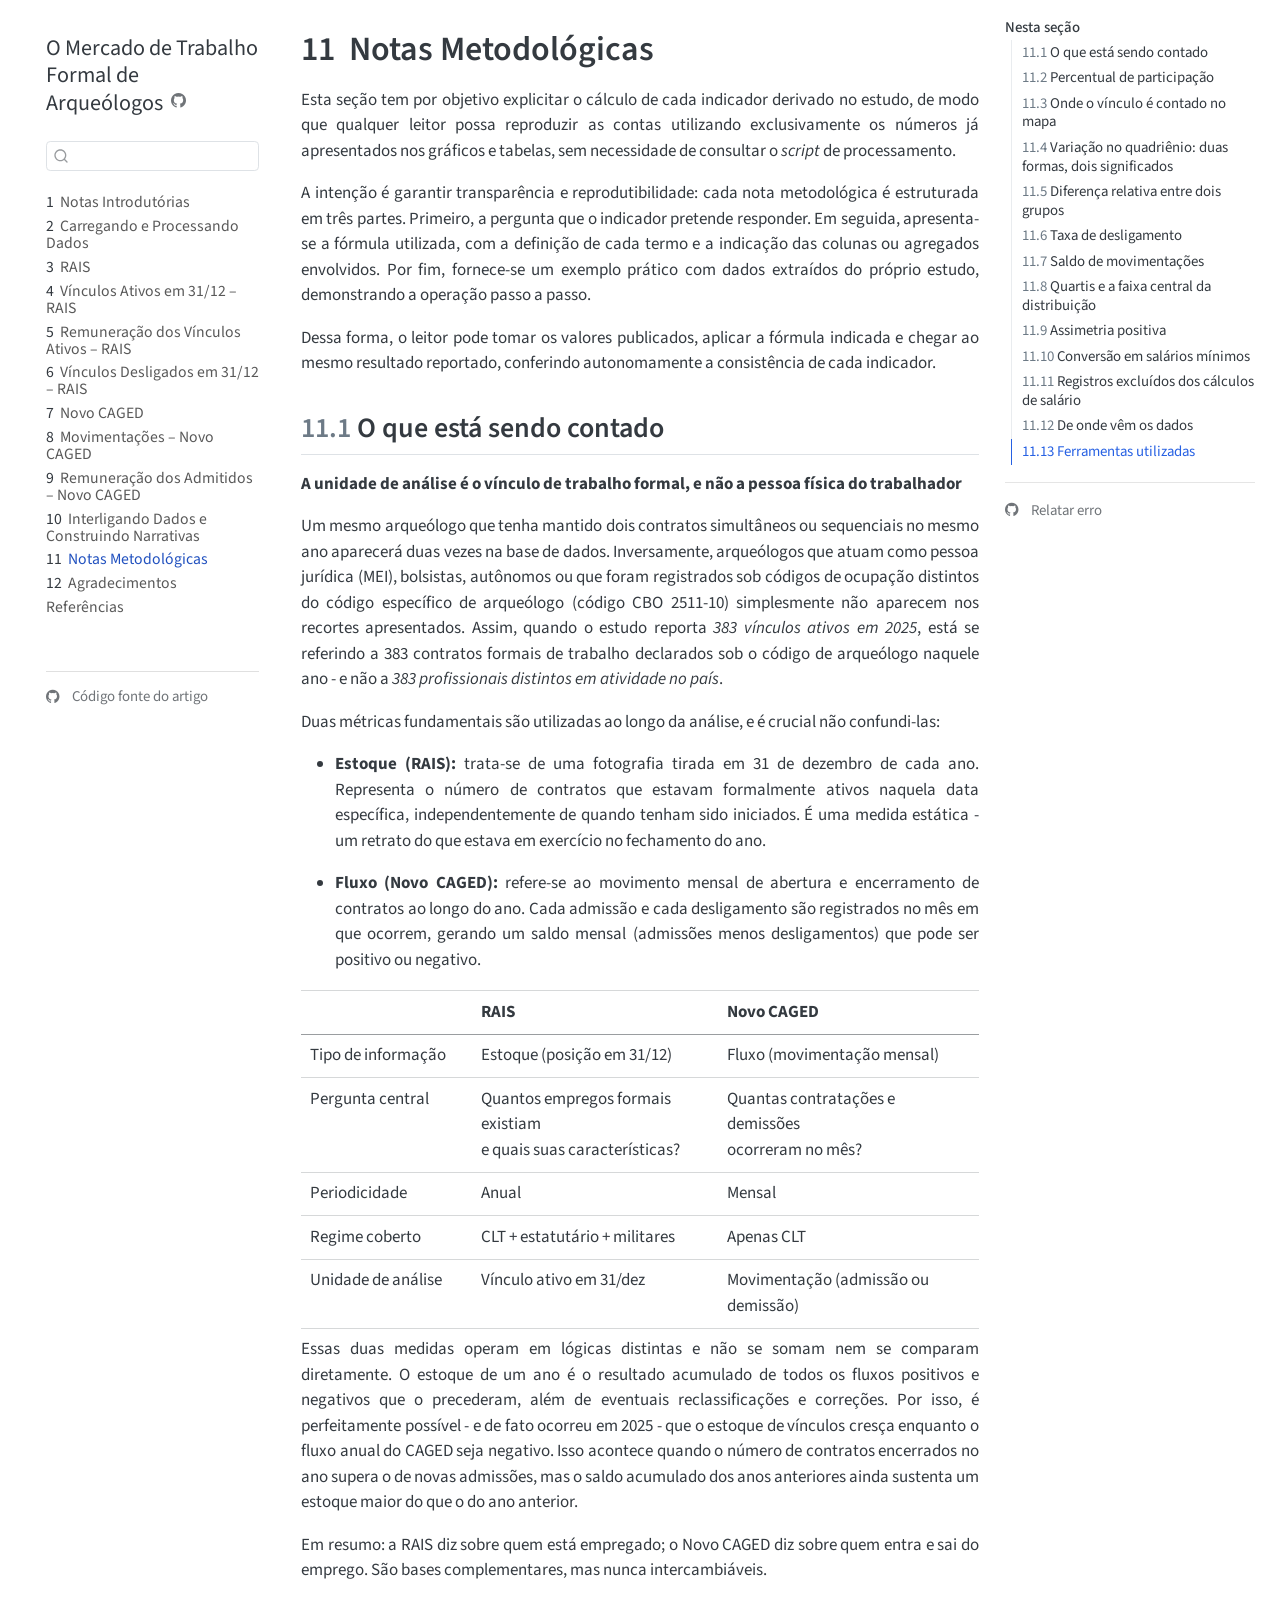
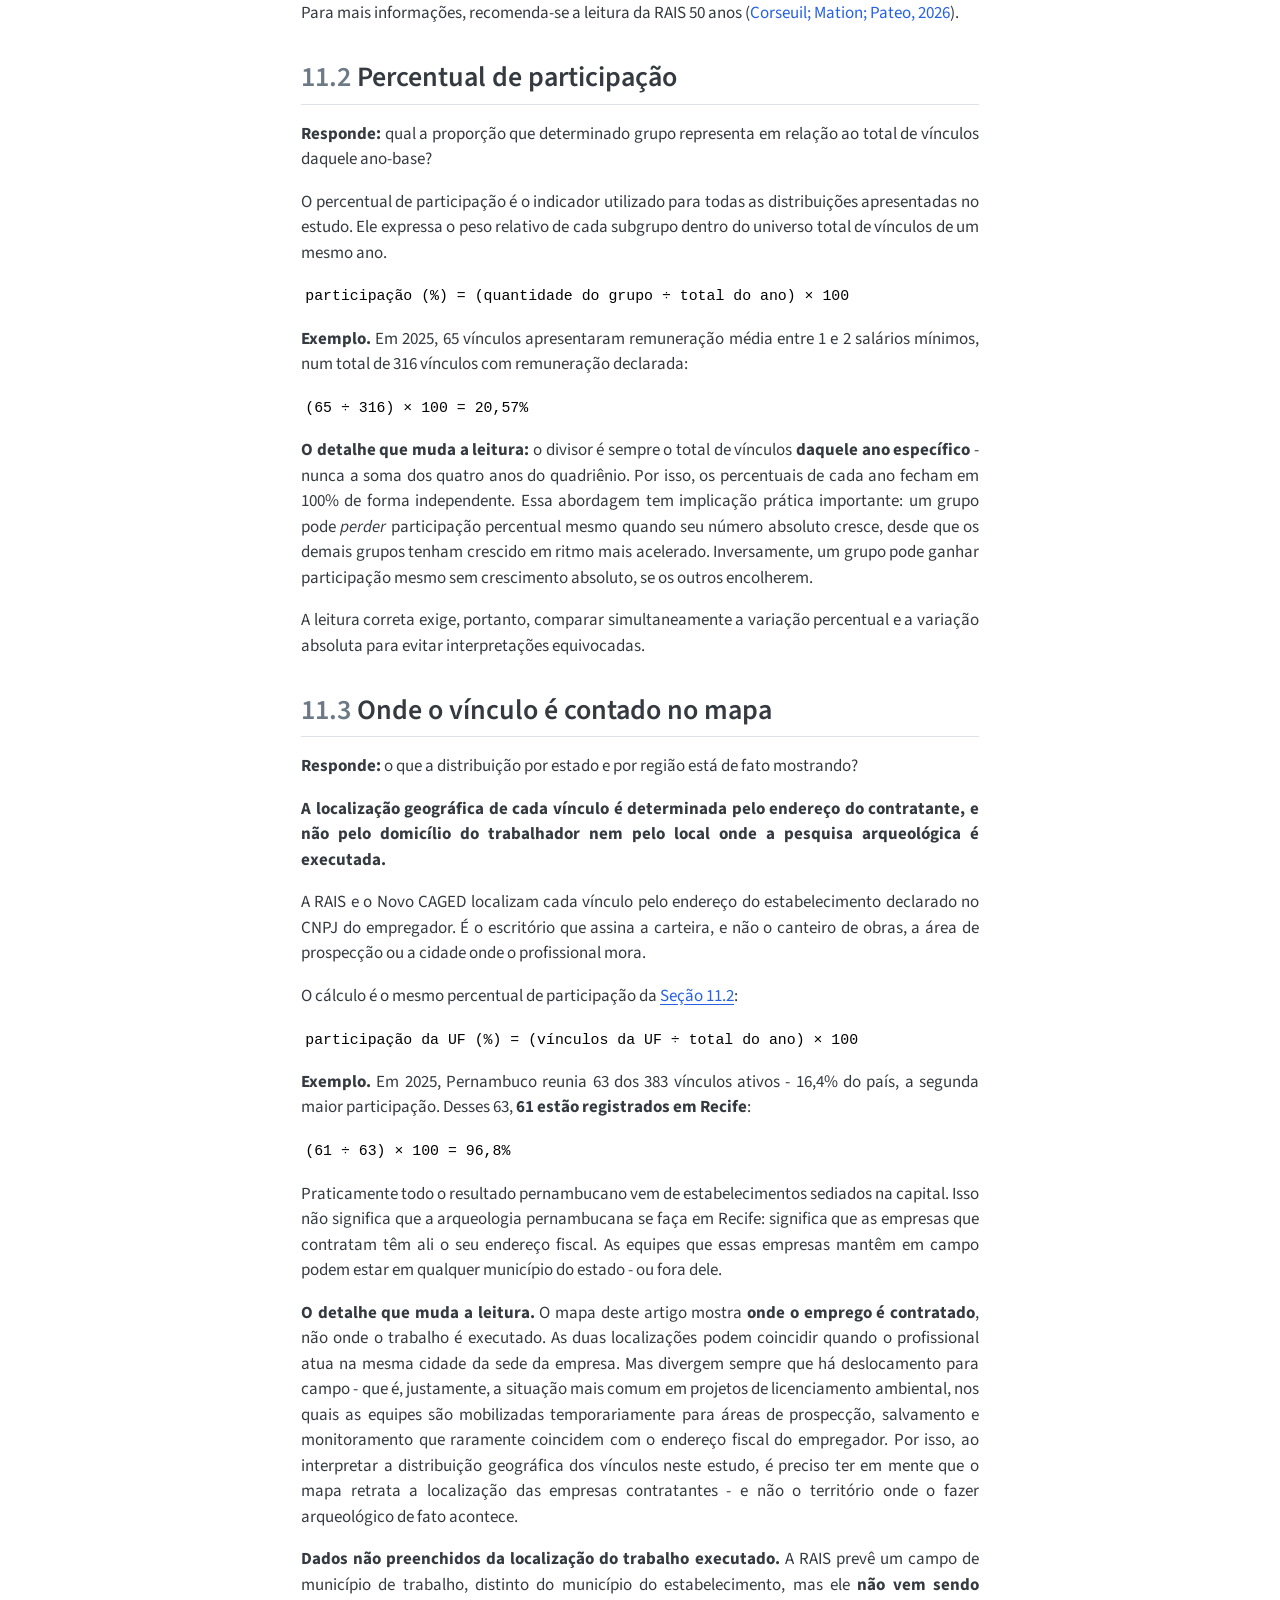
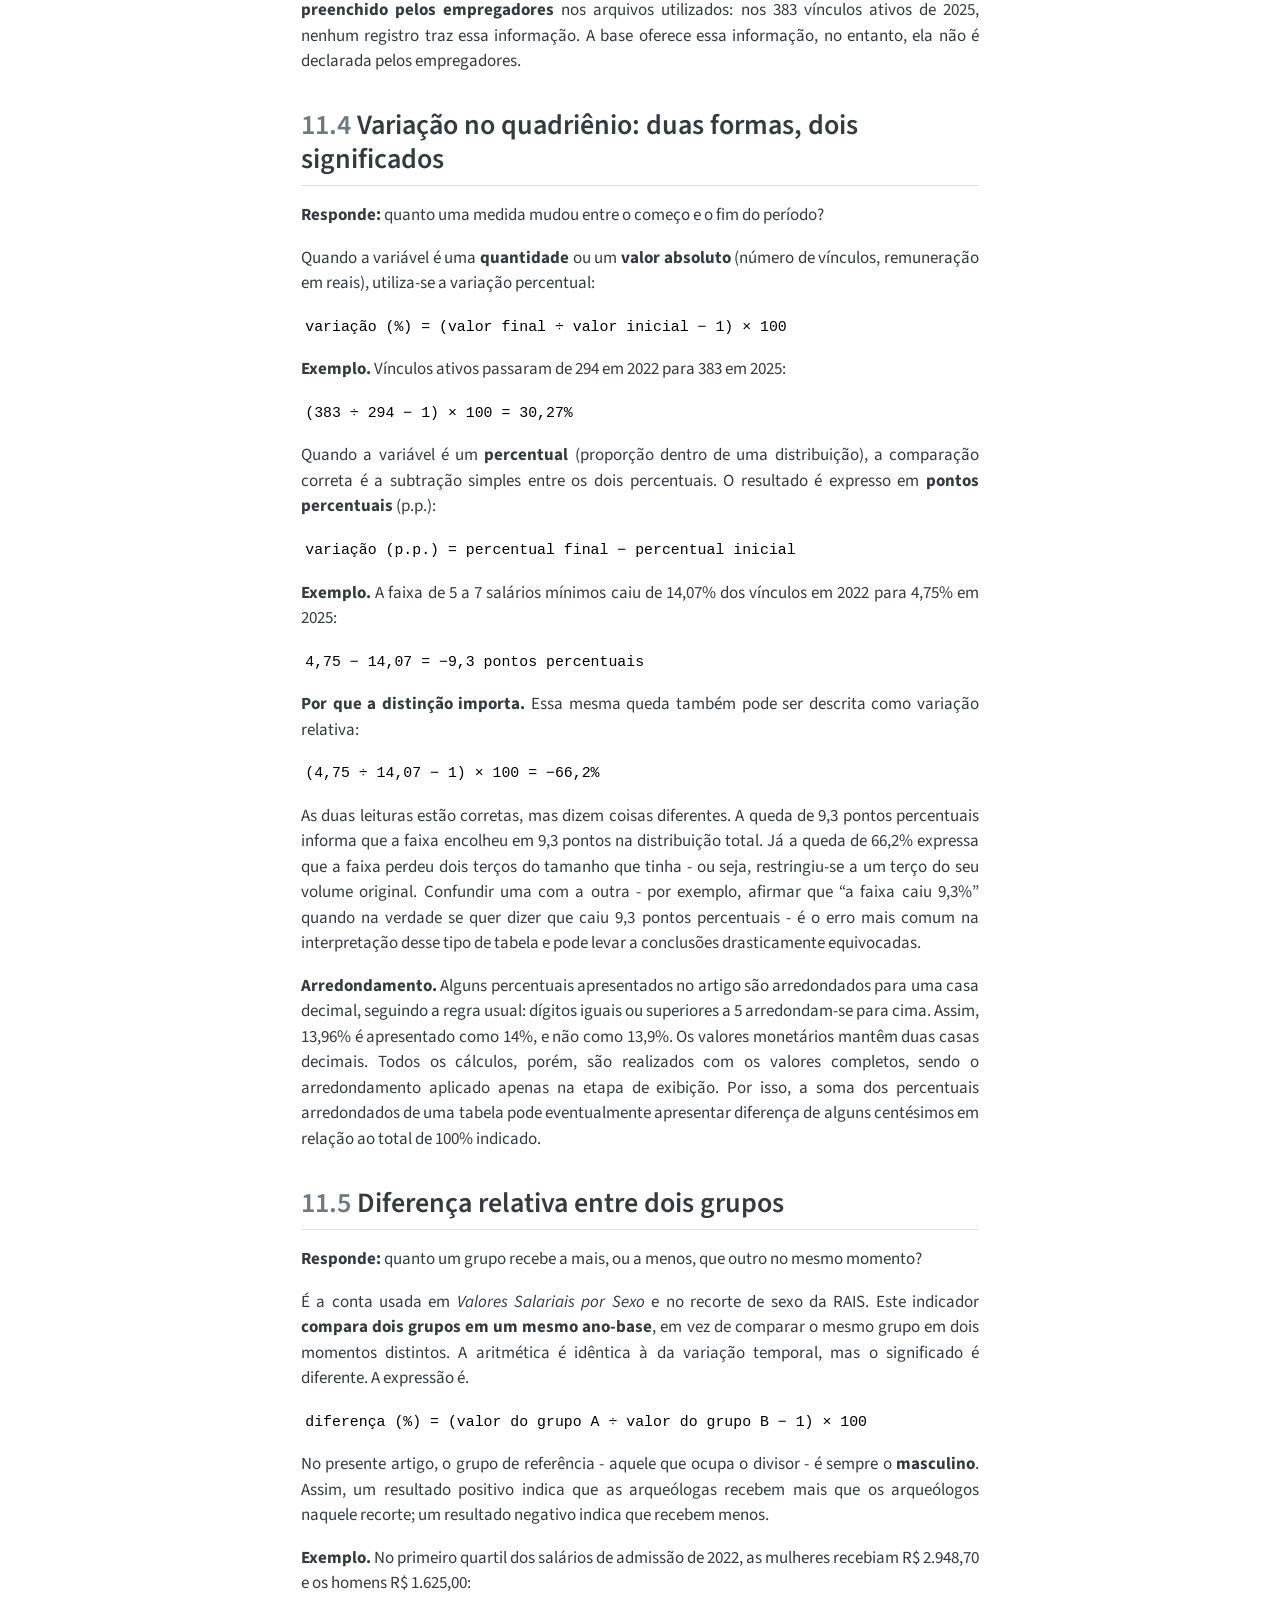
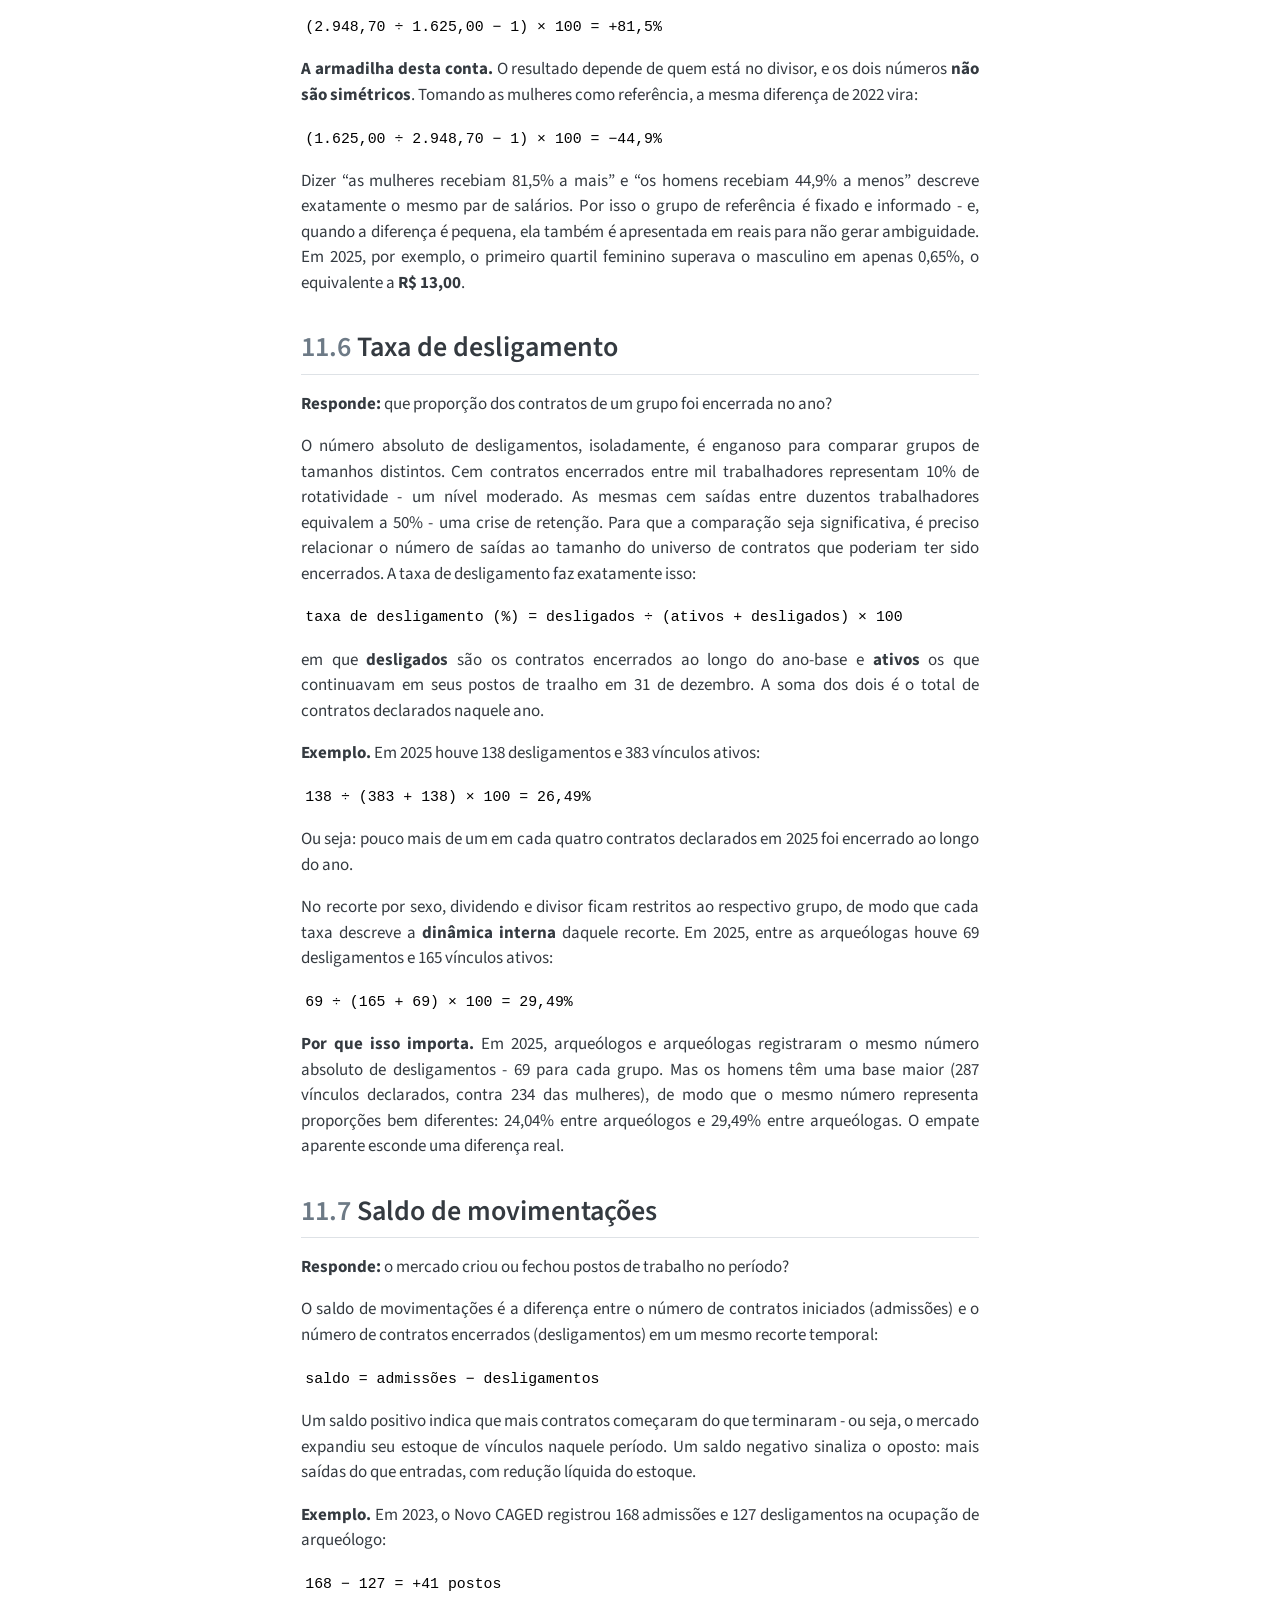
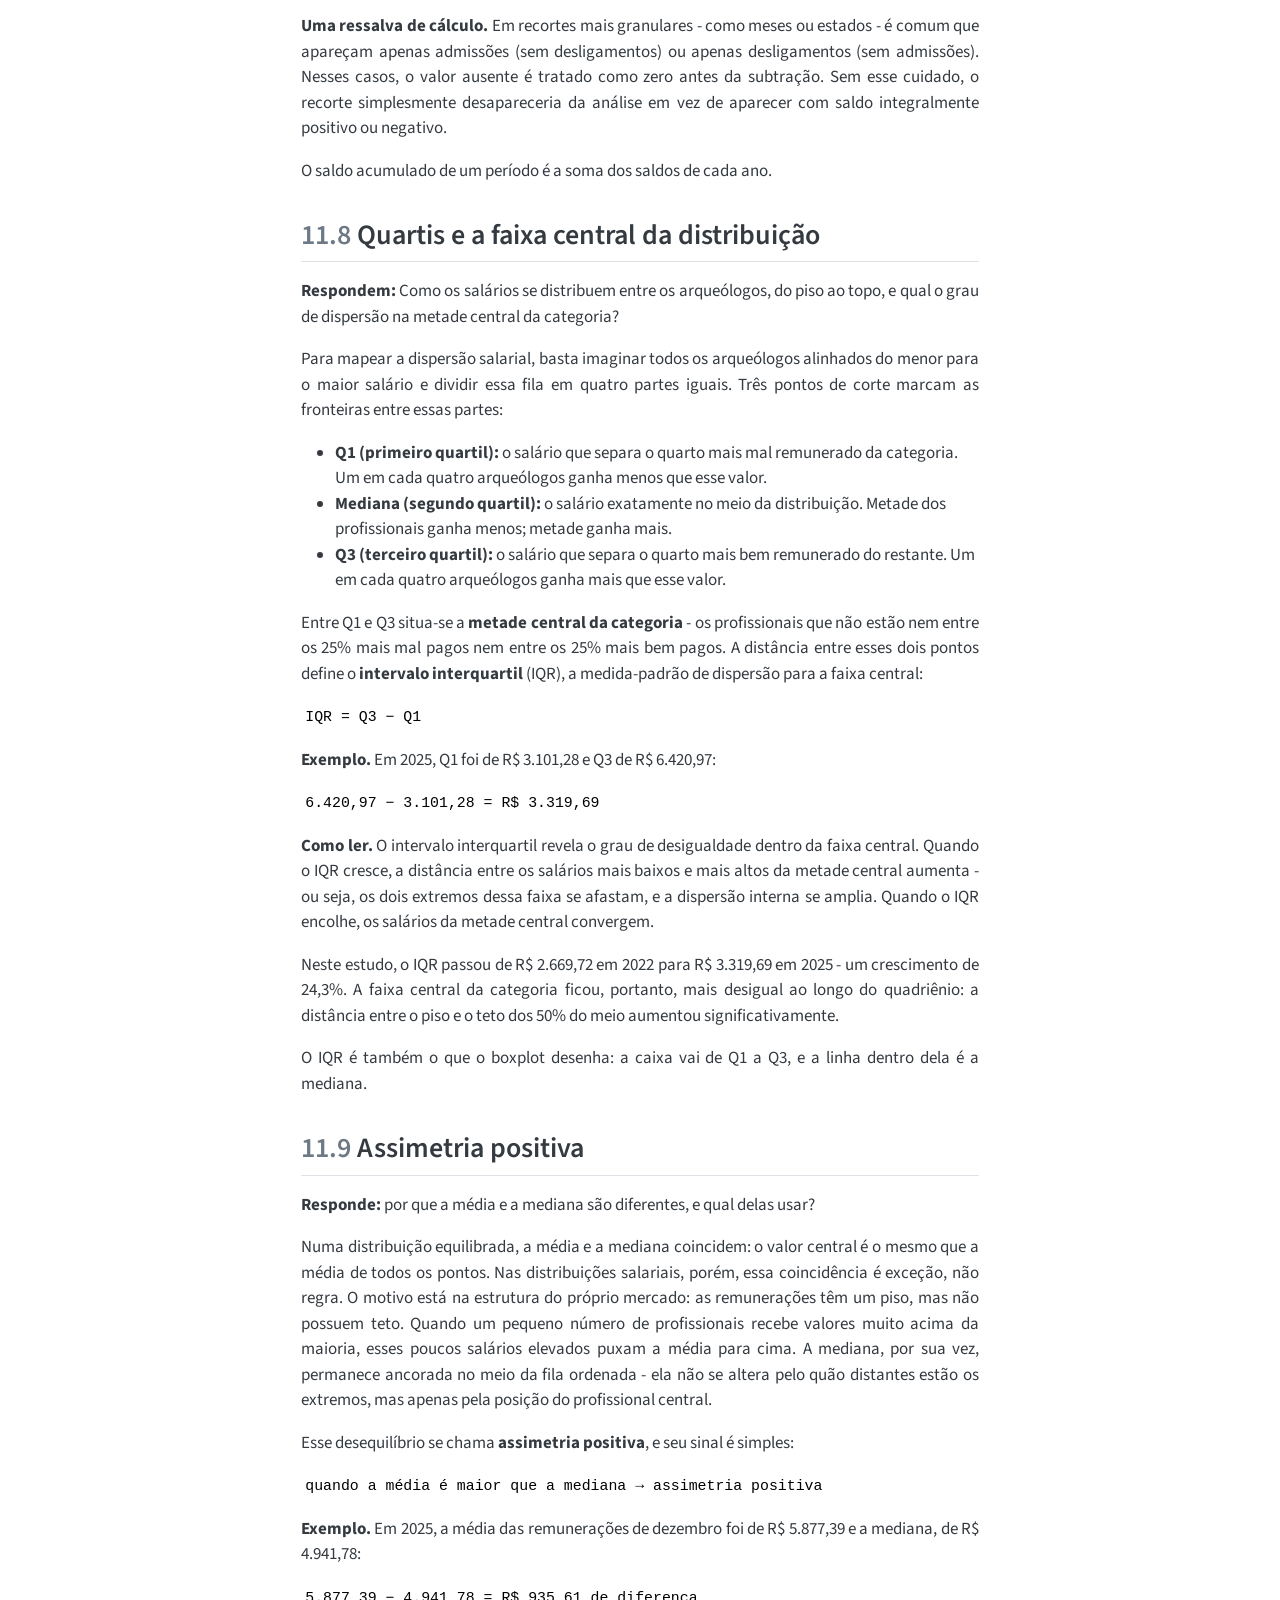
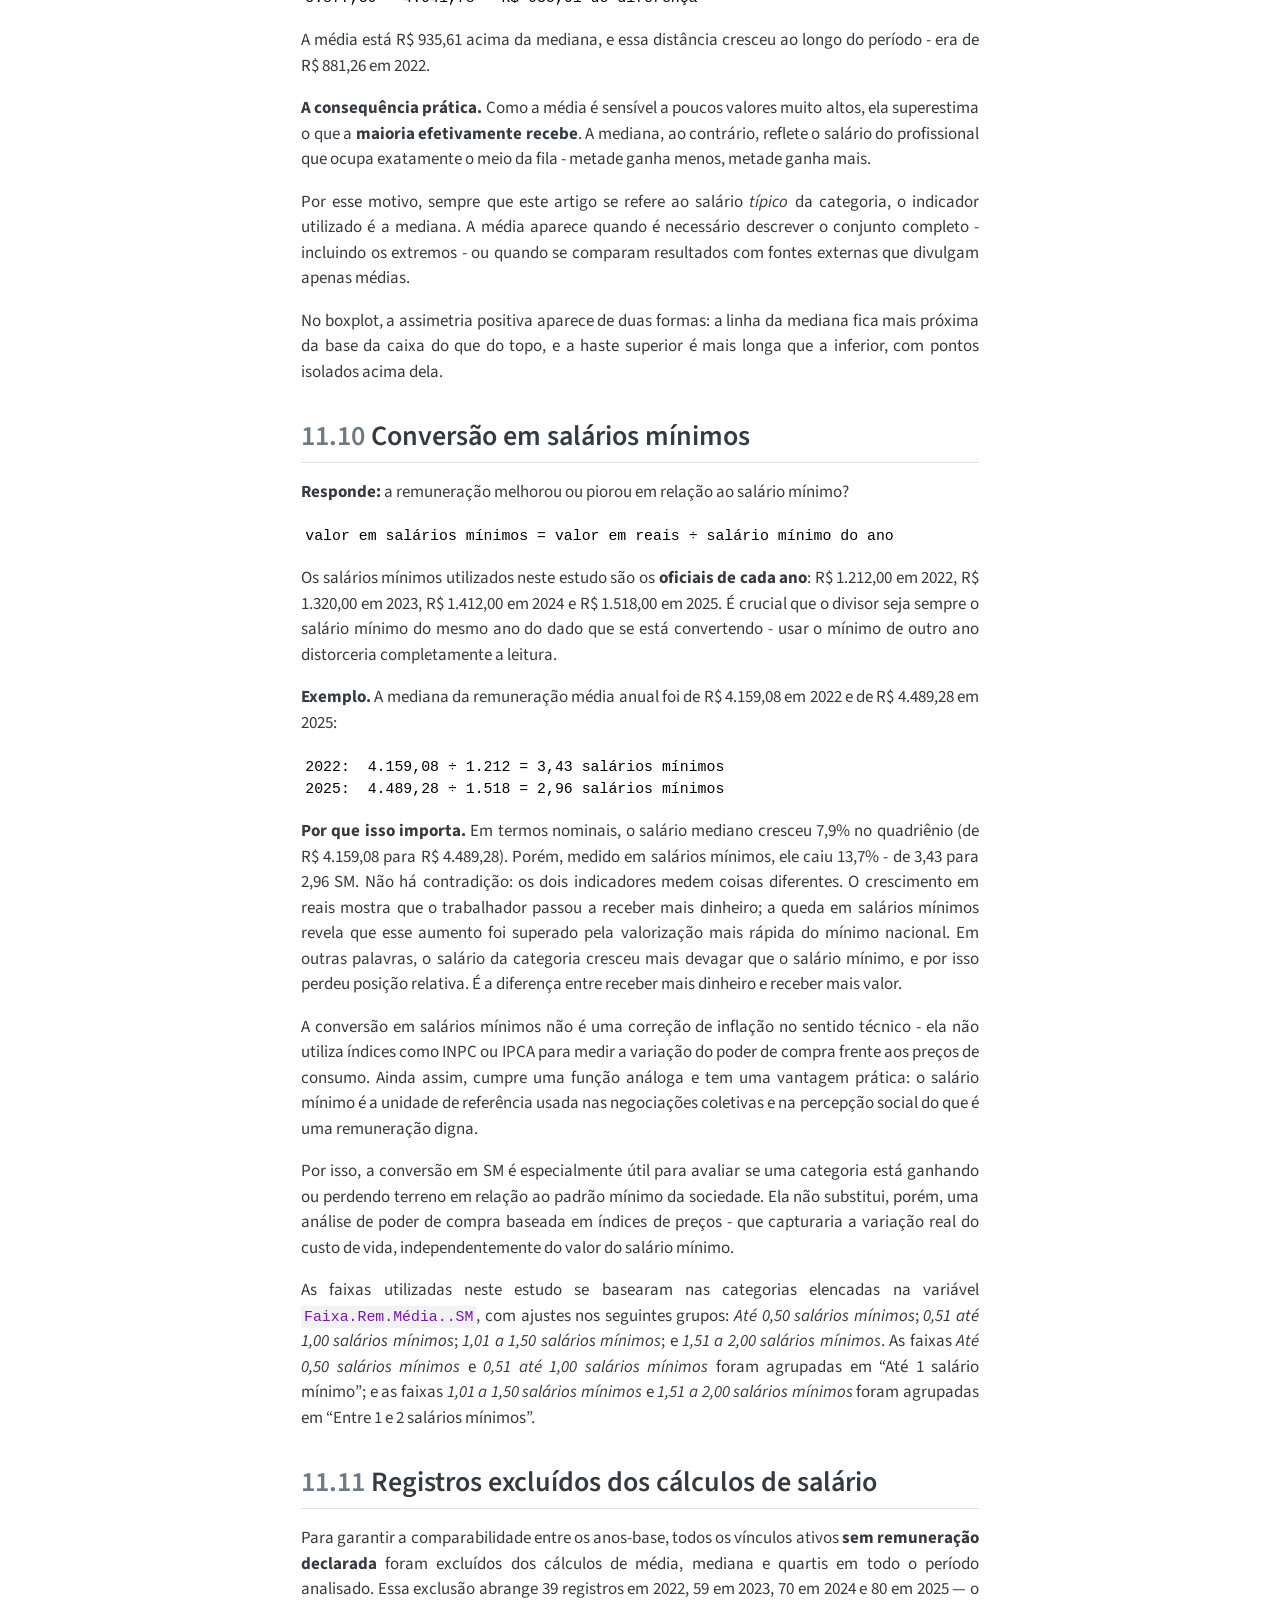
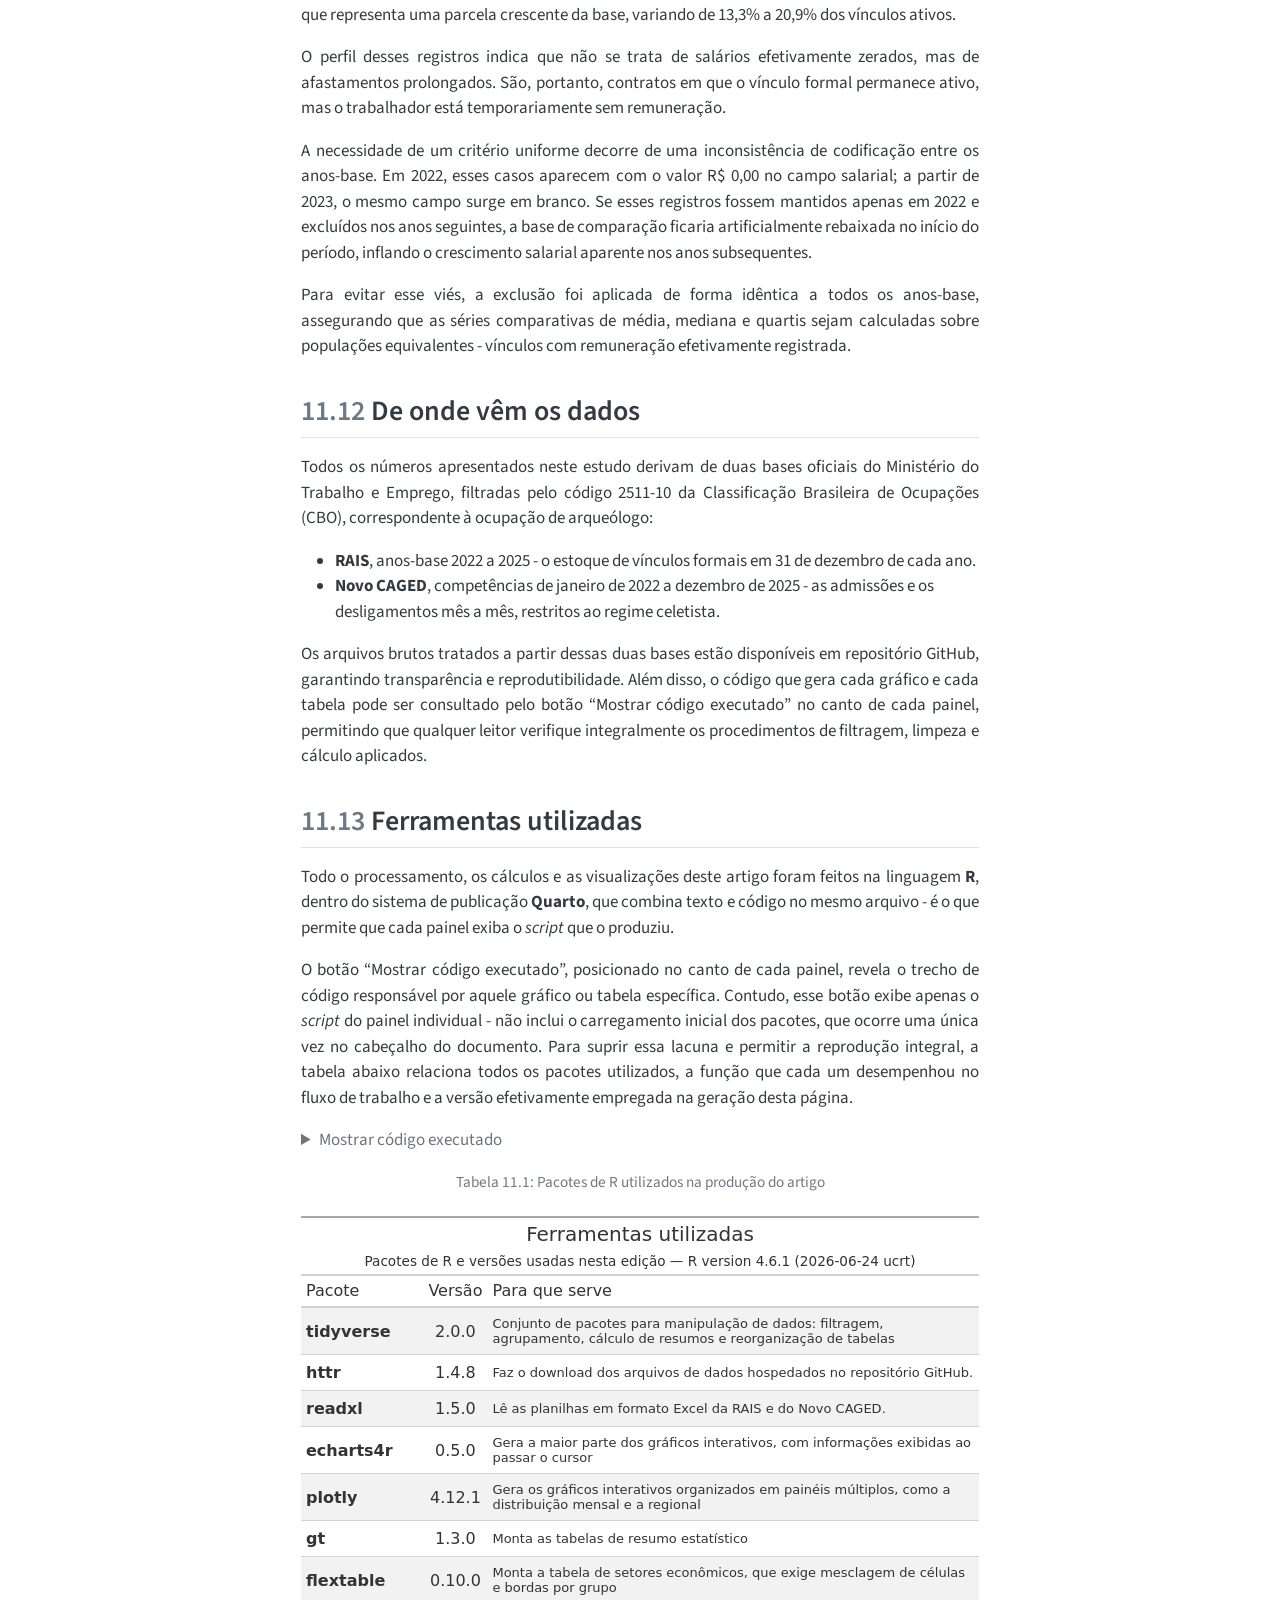
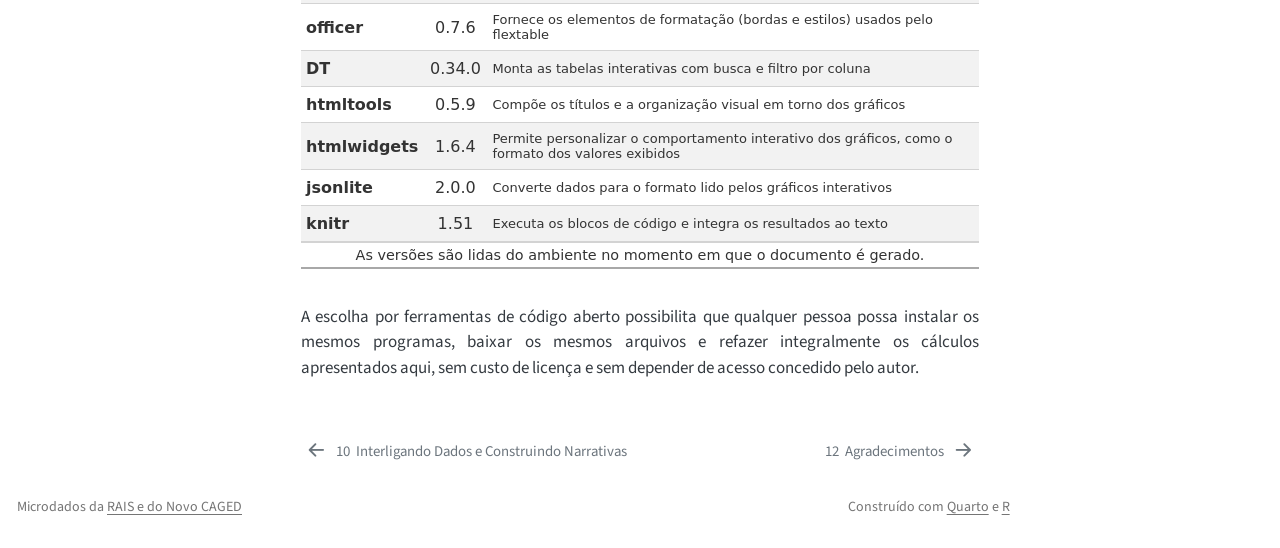
<file: docs/notas.html>
<!DOCTYPE html>
<html xmlns="http://www.w3.org/1999/xhtml" lang="pt-BR" xml:lang="pt-BR"><head>

<meta charset="utf-8">
<meta name="generator" content="quarto-1.8.27">

<meta name="viewport" content="width=device-width, initial-scale=1.0, user-scalable=yes">


<title>11&nbsp; Notas Metodológicas – O Mercado de Trabalho Formal de Arqueólogos</title>
<style>
code{white-space: pre-wrap;}
span.smallcaps{font-variant: small-caps;}
div.columns{display: flex; gap: min(4vw, 1.5em);}
div.column{flex: auto; overflow-x: auto;}
div.hanging-indent{margin-left: 1.5em; text-indent: -1.5em;}
ul.task-list{list-style: none;}
ul.task-list li input[type="checkbox"] {
  width: 0.8em;
  margin: 0 0.8em 0.2em -1em; /* quarto-specific, see https://github.com/quarto-dev/quarto-cli/issues/4556 */ 
  vertical-align: middle;
}
/* CSS for syntax highlighting */
html { -webkit-text-size-adjust: 100%; }
pre > code.sourceCode { white-space: pre; position: relative; }
pre > code.sourceCode > span { display: inline-block; line-height: 1.25; }
pre > code.sourceCode > span:empty { height: 1.2em; }
.sourceCode { overflow: visible; }
code.sourceCode > span { color: inherit; text-decoration: inherit; }
div.sourceCode { margin: 1em 0; }
pre.sourceCode { margin: 0; }
@media screen {
div.sourceCode { overflow: auto; }
}
@media print {
pre > code.sourceCode { white-space: pre-wrap; }
pre > code.sourceCode > span { text-indent: -5em; padding-left: 5em; }
}
pre.numberSource code
  { counter-reset: source-line 0; }
pre.numberSource code > span
  { position: relative; left: -4em; counter-increment: source-line; }
pre.numberSource code > span > a:first-child::before
  { content: counter(source-line);
    position: relative; left: -1em; text-align: right; vertical-align: baseline;
    border: none; display: inline-block;
    -webkit-touch-callout: none; -webkit-user-select: none;
    -khtml-user-select: none; -moz-user-select: none;
    -ms-user-select: none; user-select: none;
    padding: 0 4px; width: 4em;
  }
pre.numberSource { margin-left: 3em;  padding-left: 4px; }
div.sourceCode
  {   }
@media screen {
pre > code.sourceCode > span > a:first-child::before { text-decoration: underline; }
}
/* CSS for citations */
div.csl-bib-body { }
div.csl-entry {
  clear: both;
  margin-bottom: 1em;
}
.hanging-indent div.csl-entry {
  margin-left:2em;
  text-indent:-2em;
}
div.csl-left-margin {
  min-width:2em;
  float:left;
}
div.csl-right-inline {
  margin-left:2em;
  padding-left:1em;
}
div.csl-indent {
  margin-left: 2em;
}</style>


<script src="site_libs/quarto-nav/quarto-nav.js"></script>
<script src="site_libs/quarto-nav/headroom.min.js"></script>
<script src="site_libs/clipboard/clipboard.min.js"></script>
<script src="site_libs/quarto-search/autocomplete.umd.js"></script>
<script src="site_libs/quarto-search/fuse.min.js"></script>
<script src="site_libs/quarto-search/quarto-search.js"></script>
<meta name="quarto:offset" content="./">
<link href="./agradecimentos.html" rel="next">
<link href="./narrativas.html" rel="prev">
<script src="site_libs/quarto-html/quarto.js" type="module"></script>
<script src="site_libs/quarto-html/tabsets/tabsets.js" type="module"></script>
<script src="site_libs/quarto-html/axe/axe-check.js" type="module"></script>
<script src="site_libs/quarto-html/popper.min.js"></script>
<script src="site_libs/quarto-html/tippy.umd.min.js"></script>
<script src="site_libs/quarto-html/anchor.min.js"></script>
<link href="site_libs/quarto-html/tippy.css" rel="stylesheet">
<link href="site_libs/quarto-html/quarto-syntax-highlighting-8b4baf804e461d9b72633f0de59a0cac.css" rel="stylesheet" id="quarto-text-highlighting-styles">
<script src="site_libs/bootstrap/bootstrap.min.js"></script>
<link href="site_libs/bootstrap/bootstrap-icons.css" rel="stylesheet">
<link href="site_libs/bootstrap/bootstrap-377ea77c6c8207fca55e2638f7d4a50d.min.css" rel="stylesheet" append-hash="true" id="quarto-bootstrap" data-mode="light">
<script id="quarto-search-options" type="application/json">{
  "location": "sidebar",
  "copy-button": false,
  "collapse-after": 3,
  "panel-placement": "start",
  "type": "textbox",
  "limit": 50,
  "keyboard-shortcut": [
    "f",
    "/",
    "s"
  ],
  "show-item-context": false,
  "language": {
    "search-no-results-text": "Nenhum resultado",
    "search-matching-documents-text": "documentos correspondentes",
    "search-copy-link-title": "Copiar link para a busca",
    "search-hide-matches-text": "Esconder correspondências adicionais",
    "search-more-match-text": "mais correspondência neste documento",
    "search-more-matches-text": "mais correspondências neste documento",
    "search-clear-button-title": "Limpar",
    "search-text-placeholder": "",
    "search-detached-cancel-button-title": "Cancelar",
    "search-submit-button-title": "Procurar",
    "search-label": "Procurar"
  }
}</script>


<link rel="stylesheet" href="styles.css">
</head>

<body class="nav-sidebar floating quarto-light">

<div id="quarto-search-results"></div>
  <header id="quarto-header" class="headroom fixed-top">
  <nav class="quarto-secondary-nav">
    <div class="container-fluid d-flex">
      <button type="button" class="quarto-btn-toggle btn" data-bs-toggle="collapse" role="button" data-bs-target=".quarto-sidebar-collapse-item" aria-controls="quarto-sidebar" aria-expanded="false" aria-label="Alternar barra lateral" onclick="if (window.quartoToggleHeadroom) { window.quartoToggleHeadroom(); }">
        <i class="bi bi-layout-text-sidebar-reverse"></i>
      </button>
        <nav class="quarto-page-breadcrumbs" aria-label="breadcrumb"><ol class="breadcrumb"><li class="breadcrumb-item"><a href="./notas.html"><span class="chapter-number">11</span>&nbsp; <span class="chapter-title">Notas Metodológicas</span></a></li></ol></nav>
        <a class="flex-grow-1" role="navigation" data-bs-toggle="collapse" data-bs-target=".quarto-sidebar-collapse-item" aria-controls="quarto-sidebar" aria-expanded="false" aria-label="Alternar barra lateral" onclick="if (window.quartoToggleHeadroom) { window.quartoToggleHeadroom(); }">      
        </a>
      <button type="button" class="btn quarto-search-button" aria-label="Procurar" onclick="window.quartoOpenSearch();">
        <i class="bi bi-search"></i>
      </button>
    </div>
  </nav>
</header>
<!-- content -->
<div id="quarto-content" class="quarto-container page-columns page-rows-contents page-layout-article">
<!-- sidebar -->
  <nav id="quarto-sidebar" class="sidebar collapse collapse-horizontal quarto-sidebar-collapse-item sidebar-navigation floating overflow-auto">
    <div class="pt-lg-2 mt-2 text-left sidebar-header">
    <div class="sidebar-title mb-0 py-0">
      <a href="./">O Mercado de Trabalho Formal de Arqueólogos</a> 
        <div class="sidebar-tools-main">
    <a href="https://github.com/machadotm/Novos_Dados_MTE_Arqueo" title="Repositório dos dados tratados da RAIS e do Novo CAGED" class="quarto-navigation-tool px-1" aria-label="Repositório dos dados tratados da RAIS e do Novo CAGED"><i class="bi bi-github"></i></a>
    <a href="https://github.com/machadotm/dados_mte_rais_arqueo_22-24" title="Código fonte" class="quarto-navigation-tool px-1" aria-label="Código fonte"><i class="bi bi-github"></i></a>
</div>
    </div>
      </div>
        <div class="mt-2 flex-shrink-0 align-items-center">
        <div class="sidebar-search">
        <div id="quarto-search" class="" title="Procurar"></div>
        </div>
        </div>
    <div class="sidebar-menu-container"> 
    <ul class="list-unstyled mt-1">
        <li class="sidebar-item">
  <div class="sidebar-item-container"> 
  <a href="./index.html" class="sidebar-item-text sidebar-link">
 <span class="menu-text"><span class="chapter-number">1</span>&nbsp; <span class="chapter-title">Notas Introdutórias</span></span></a>
  </div>
</li>
        <li class="sidebar-item">
  <div class="sidebar-item-container"> 
  <a href="./dados.html" class="sidebar-item-text sidebar-link">
 <span class="menu-text"><span class="chapter-number">2</span>&nbsp; <span class="chapter-title">Carregando e Processando Dados</span></span></a>
  </div>
</li>
        <li class="sidebar-item">
  <div class="sidebar-item-container"> 
  <a href="./rais.html" class="sidebar-item-text sidebar-link">
 <span class="menu-text"><span class="chapter-number">3</span>&nbsp; <span class="chapter-title">RAIS</span></span></a>
  </div>
</li>
        <li class="sidebar-item">
  <div class="sidebar-item-container"> 
  <a href="./vinculos.html" class="sidebar-item-text sidebar-link">
 <span class="menu-text"><span class="chapter-number">4</span>&nbsp; <span class="chapter-title">Vínculos Ativos em 31/12 – RAIS</span></span></a>
  </div>
</li>
        <li class="sidebar-item">
  <div class="sidebar-item-container"> 
  <a href="./remuneracao.html" class="sidebar-item-text sidebar-link">
 <span class="menu-text"><span class="chapter-number">5</span>&nbsp; <span class="chapter-title">Remuneração dos Vínculos Ativos – RAIS</span></span></a>
  </div>
</li>
        <li class="sidebar-item">
  <div class="sidebar-item-container"> 
  <a href="./desligamentos.html" class="sidebar-item-text sidebar-link">
 <span class="menu-text"><span class="chapter-number">6</span>&nbsp; <span class="chapter-title">Vínculos Desligados em 31/12 – RAIS</span></span></a>
  </div>
</li>
        <li class="sidebar-item">
  <div class="sidebar-item-container"> 
  <a href="./caged.html" class="sidebar-item-text sidebar-link">
 <span class="menu-text"><span class="chapter-number">7</span>&nbsp; <span class="chapter-title">Novo CAGED</span></span></a>
  </div>
</li>
        <li class="sidebar-item">
  <div class="sidebar-item-container"> 
  <a href="./movimentacoes.html" class="sidebar-item-text sidebar-link">
 <span class="menu-text"><span class="chapter-number">8</span>&nbsp; <span class="chapter-title">Movimentações – Novo CAGED</span></span></a>
  </div>
</li>
        <li class="sidebar-item">
  <div class="sidebar-item-container"> 
  <a href="./admitidos.html" class="sidebar-item-text sidebar-link">
 <span class="menu-text"><span class="chapter-number">9</span>&nbsp; <span class="chapter-title">Remuneração dos Admitidos – Novo CAGED</span></span></a>
  </div>
</li>
        <li class="sidebar-item">
  <div class="sidebar-item-container"> 
  <a href="./narrativas.html" class="sidebar-item-text sidebar-link">
 <span class="menu-text"><span class="chapter-number">10</span>&nbsp; <span class="chapter-title">Interligando Dados e Construindo Narrativas</span></span></a>
  </div>
</li>
        <li class="sidebar-item">
  <div class="sidebar-item-container"> 
  <a href="./notas.html" class="sidebar-item-text sidebar-link active">
 <span class="menu-text"><span class="chapter-number">11</span>&nbsp; <span class="chapter-title">Notas Metodológicas</span></span></a>
  </div>
</li>
        <li class="sidebar-item">
  <div class="sidebar-item-container"> 
  <a href="./agradecimentos.html" class="sidebar-item-text sidebar-link">
 <span class="menu-text"><span class="chapter-number">12</span>&nbsp; <span class="chapter-title">Agradecimentos</span></span></a>
  </div>
</li>
        <li class="sidebar-item">
  <div class="sidebar-item-container"> 
  <a href="./referencias.html" class="sidebar-item-text sidebar-link">
 <span class="menu-text">Referências</span></a>
  </div>
</li>
    </ul>
    </div>
</nav>
<div id="quarto-sidebar-glass" class="quarto-sidebar-collapse-item" data-bs-toggle="collapse" data-bs-target=".quarto-sidebar-collapse-item"></div>
<!-- margin-sidebar -->
    <div id="quarto-margin-sidebar" class="sidebar margin-sidebar">
        <nav id="TOC" role="doc-toc" class="toc-active">
    <h2 id="toc-title">Nesta seção</h2>
   
  <ul>
  <li><a href="#sec-nota-unidade" id="toc-sec-nota-unidade" class="nav-link active" data-scroll-target="#sec-nota-unidade"><span class="header-section-number">11.1</span> O que está sendo contado</a></li>
  <li><a href="#sec-nota-participacao" id="toc-sec-nota-participacao" class="nav-link" data-scroll-target="#sec-nota-participacao"><span class="header-section-number">11.2</span> Percentual de participação</a></li>
  <li><a href="#sec-nota-territorio" id="toc-sec-nota-territorio" class="nav-link" data-scroll-target="#sec-nota-territorio"><span class="header-section-number">11.3</span> Onde o vínculo é contado no mapa</a></li>
  <li><a href="#sec-nota-variacao" id="toc-sec-nota-variacao" class="nav-link" data-scroll-target="#sec-nota-variacao"><span class="header-section-number">11.4</span> Variação no quadriênio: duas formas, dois significados</a></li>
  <li><a href="#sec-nota-diferenca" id="toc-sec-nota-diferenca" class="nav-link" data-scroll-target="#sec-nota-diferenca"><span class="header-section-number">11.5</span> Diferença relativa entre dois grupos</a></li>
  <li><a href="#sec-nota-taxa" id="toc-sec-nota-taxa" class="nav-link" data-scroll-target="#sec-nota-taxa"><span class="header-section-number">11.6</span> Taxa de desligamento</a></li>
  <li><a href="#sec-nota-saldo" id="toc-sec-nota-saldo" class="nav-link" data-scroll-target="#sec-nota-saldo"><span class="header-section-number">11.7</span> Saldo de movimentações</a></li>
  <li><a href="#sec-nota-quartis" id="toc-sec-nota-quartis" class="nav-link" data-scroll-target="#sec-nota-quartis"><span class="header-section-number">11.8</span> Quartis e a faixa central da distribuição</a></li>
  <li><a href="#sec-nota-assimetria" id="toc-sec-nota-assimetria" class="nav-link" data-scroll-target="#sec-nota-assimetria"><span class="header-section-number">11.9</span> Assimetria positiva</a></li>
  <li><a href="#sec-nota-sm" id="toc-sec-nota-sm" class="nav-link" data-scroll-target="#sec-nota-sm"><span class="header-section-number">11.10</span> Conversão em salários mínimos</a></li>
  <li><a href="#sec-nota-exclusoes" id="toc-sec-nota-exclusoes" class="nav-link" data-scroll-target="#sec-nota-exclusoes"><span class="header-section-number">11.11</span> Registros excluídos dos cálculos de salário</a></li>
  <li><a href="#sec-nota-fontes" id="toc-sec-nota-fontes" class="nav-link" data-scroll-target="#sec-nota-fontes"><span class="header-section-number">11.12</span> De onde vêm os dados</a></li>
  <li><a href="#sec-nota-ferramentas" id="toc-sec-nota-ferramentas" class="nav-link" data-scroll-target="#sec-nota-ferramentas"><span class="header-section-number">11.13</span> Ferramentas utilizadas</a></li>
  </ul>
<div class="toc-actions"><ul><li><a href="https://github.com/machadotm/dados_mte_rais_arqueo_22-24/blob/main/notas.qmd" class="toc-action"><i class="bi bi-github"></i>Código fonte do artigo</a></li><li><a href="https://github.com/machadotm/dados_mte_rais_arqueo_22-24/issues/new" class="toc-action"><i class="bi empty"></i>Relatar erro</a></li></ul></div></nav>
    </div>
<!-- main -->
<main class="content" id="quarto-document-content">

<header id="title-block-header" class="quarto-title-block default">
<div class="quarto-title">
<h1 class="title"><span id="sec-notas" class="quarto-section-identifier"><span class="chapter-number">11</span>&nbsp; <span class="chapter-title">Notas Metodológicas</span></span></h1>
</div>



<div class="quarto-title-meta">

    
  
    
  </div>
  


</header>


<p>Esta seção tem por objetivo explicitar o cálculo de cada indicador derivado no estudo, de modo que qualquer leitor possa reproduzir as contas utilizando exclusivamente os números já apresentados nos gráficos e tabelas, sem necessidade de consultar o <em>script</em> de processamento.</p>
<p>A intenção é garantir transparência e reprodutibilidade: cada nota metodológica é estruturada em três partes. Primeiro, a pergunta que o indicador pretende responder. Em seguida, apresenta-se a fórmula utilizada, com a definição de cada termo e a indicação das colunas ou agregados envolvidos. Por fim, fornece-se um exemplo prático com dados extraídos do próprio estudo, demonstrando a operação passo a passo.</p>
<p>Dessa forma, o leitor pode tomar os valores publicados, aplicar a fórmula indicada e chegar ao mesmo resultado reportado, conferindo autonomamente a consistência de cada indicador.</p>
<section id="sec-nota-unidade" class="level2" data-number="11.1">
<h2 data-number="11.1" class="anchored" data-anchor-id="sec-nota-unidade"><span class="header-section-number">11.1</span> O que está sendo contado</h2>
<p><strong>A unidade de análise é o vínculo de trabalho formal, e não a pessoa física do trabalhador</strong></p>
<p>Um mesmo arqueólogo que tenha mantido dois contratos simultâneos ou sequenciais no mesmo ano aparecerá duas vezes na base de dados. Inversamente, arqueólogos que atuam como pessoa jurídica (MEI), bolsistas, autônomos ou que foram registrados sob códigos de ocupação distintos do código específico de arqueólogo (código CBO 2511-10) simplesmente não aparecem nos recortes apresentados. Assim, quando o estudo reporta <em>383 vínculos ativos em 2025</em>, está se referindo a 383 contratos formais de trabalho declarados sob o código de arqueólogo naquele ano - e não a <em>383 profissionais distintos em atividade no país</em>.</p>
<p>Duas métricas fundamentais são utilizadas ao longo da análise, e é crucial não confundi-las:</p>
<ul>
<li><p><strong>Estoque (RAIS):</strong> trata-se de uma fotografia tirada em 31 de dezembro de cada ano. Representa o número de contratos que estavam formalmente ativos naquela data específica, independentemente de quando tenham sido iniciados. É uma medida estática - um retrato do que estava em exercício no fechamento do ano.</p></li>
<li><p><strong>Fluxo (Novo CAGED):</strong> refere-se ao movimento mensal de abertura e encerramento de contratos ao longo do ano. Cada admissão e cada desligamento são registrados no mês em que ocorrem, gerando um saldo mensal (admissões menos desligamentos) que pode ser positivo ou negativo.</p></li>
</ul>
<table class="caption-top table">
<colgroup>
<col style="width: 25%">
<col style="width: 36%">
<col style="width: 38%">
</colgroup>
<thead>
<tr class="header">
<th></th>
<th>RAIS</th>
<th>Novo CAGED</th>
</tr>
</thead>
<tbody>
<tr class="odd">
<td>Tipo de informação</td>
<td>Estoque (posição em 31/12)</td>
<td>Fluxo (movimentação mensal)</td>
</tr>
<tr class="even">
<td>Pergunta central</td>
<td>Quantos empregos formais existiam<br> e quais suas características?</td>
<td>Quantas contratações e demissões<br> ocorreram no mês?</td>
</tr>
<tr class="odd">
<td>Periodicidade</td>
<td>Anual</td>
<td>Mensal</td>
</tr>
<tr class="even">
<td>Regime coberto</td>
<td>CLT + estatutário + militares</td>
<td>Apenas CLT</td>
</tr>
<tr class="odd">
<td>Unidade de análise</td>
<td>Vínculo ativo em 31/dez</td>
<td>Movimentação (admissão ou demissão)</td>
</tr>
</tbody>
</table>
<p>Essas duas medidas operam em lógicas distintas e não se somam nem se comparam diretamente. O estoque de um ano é o resultado acumulado de todos os fluxos positivos e negativos que o precederam, além de eventuais reclassificações e correções. Por isso, é perfeitamente possível - e de fato ocorreu em 2025 - que o estoque de vínculos cresça enquanto o fluxo anual do CAGED seja negativo. Isso acontece quando o número de contratos encerrados no ano supera o de novas admissões, mas o saldo acumulado dos anos anteriores ainda sustenta um estoque maior do que o do ano anterior.</p>
<p>Em resumo: a RAIS diz sobre quem está empregado; o Novo CAGED diz sobre quem entra e sai do emprego. São bases complementares, mas nunca intercambiáveis.</p>
<p>Para mais informações, recomenda-se a leitura da RAIS 50 anos <span class="citation" data-cites="rais50anos">(<a href="referencias.html#ref-rais50anos" role="doc-biblioref">Corseuil; Mation; Pateo, 2026</a>)</span>.</p>
</section>
<section id="sec-nota-participacao" class="level2" data-number="11.2">
<h2 data-number="11.2" class="anchored" data-anchor-id="sec-nota-participacao"><span class="header-section-number">11.2</span> Percentual de participação</h2>
<p><strong>Responde:</strong> qual a proporção que determinado grupo representa em relação ao total de vínculos daquele ano-base?</p>
<p>O percentual de participação é o indicador utilizado para todas as distribuições apresentadas no estudo. Ele expressa o peso relativo de cada subgrupo dentro do universo total de vínculos de um mesmo ano.</p>
<pre><code>participação (%) = (quantidade do grupo ÷ total do ano) × 100</code></pre>
<p><strong>Exemplo.</strong> Em 2025, 65 vínculos apresentaram remuneração média entre 1 e 2 salários mínimos, num total de 316 vínculos com remuneração declarada:</p>
<pre><code>(65 ÷ 316) × 100 = 20,57%</code></pre>
<p><strong>O detalhe que muda a leitura:</strong> o divisor é sempre o total de vínculos <strong>daquele ano específico</strong> - nunca a soma dos quatro anos do quadriênio. Por isso, os percentuais de cada ano fecham em 100% de forma independente. Essa abordagem tem implicação prática importante: um grupo pode <em>perder</em> participação percentual mesmo quando seu número absoluto cresce, desde que os demais grupos tenham crescido em ritmo mais acelerado. Inversamente, um grupo pode ganhar participação mesmo sem crescimento absoluto, se os outros encolherem.</p>
<p>A leitura correta exige, portanto, comparar simultaneamente a variação percentual e a variação absoluta para evitar interpretações equivocadas.</p>
</section>
<section id="sec-nota-territorio" class="level2" data-number="11.3">
<h2 data-number="11.3" class="anchored" data-anchor-id="sec-nota-territorio"><span class="header-section-number">11.3</span> Onde o vínculo é contado no mapa</h2>
<p><strong>Responde:</strong> o que a distribuição por estado e por região está de fato mostrando?</p>
<p><strong>A localização geográfica de cada vínculo é determinada pelo endereço do contratante, e não pelo domicílio do trabalhador nem pelo local onde a pesquisa arqueológica é executada.</strong></p>
<p>A RAIS e o Novo CAGED localizam cada vínculo pelo endereço do estabelecimento declarado no CNPJ do empregador. É o escritório que assina a carteira, e não o canteiro de obras, a área de prospecção ou a cidade onde o profissional mora.</p>
<p>O cálculo é o mesmo percentual de participação da <a href="#sec-nota-participacao" class="quarto-xref"><span>Seção 11.2</span></a>:</p>
<pre><code>participação da UF (%) = (vínculos da UF ÷ total do ano) × 100</code></pre>
<p><strong>Exemplo.</strong> Em 2025, Pernambuco reunia 63 dos 383 vínculos ativos - 16,4% do país, a segunda maior participação. Desses 63, <strong>61 estão registrados em Recife</strong>:</p>
<pre><code>(61 ÷ 63) × 100 = 96,8%</code></pre>
<p>Praticamente todo o resultado pernambucano vem de estabelecimentos sediados na capital. Isso não significa que a arqueologia pernambucana se faça em Recife: significa que as empresas que contratam têm ali o seu endereço fiscal. As equipes que essas empresas mantêm em campo podem estar em qualquer município do estado - ou fora dele.</p>
<p><strong>O detalhe que muda a leitura.</strong> O mapa deste artigo mostra <strong>onde o emprego é contratado</strong>, não onde o trabalho é executado. As duas localizações podem coincidir quando o profissional atua na mesma cidade da sede da empresa. Mas divergem sempre que há deslocamento para campo - que é, justamente, a situação mais comum em projetos de licenciamento ambiental, nos quais as equipes são mobilizadas temporariamente para áreas de prospecção, salvamento e monitoramento que raramente coincidem com o endereço fiscal do empregador. Por isso, ao interpretar a distribuição geográfica dos vínculos neste estudo, é preciso ter em mente que o mapa retrata a localização das empresas contratantes - e não o território onde o fazer arqueológico de fato acontece.</p>
<p><strong>Dados não preenchidos da localização do trabalho executado.</strong> A RAIS prevê um campo de município de trabalho, distinto do município do estabelecimento, mas ele <strong>não vem sendo preenchido pelos empregadores</strong> nos arquivos utilizados: nos 383 vínculos ativos de 2025, nenhum registro traz essa informação. A base oferece essa informação, no entanto, ela não é declarada pelos empregadores.</p>
</section>
<section id="sec-nota-variacao" class="level2" data-number="11.4">
<h2 data-number="11.4" class="anchored" data-anchor-id="sec-nota-variacao"><span class="header-section-number">11.4</span> Variação no quadriênio: duas formas, dois significados</h2>
<p><strong>Responde:</strong> quanto uma medida mudou entre o começo e o fim do período?</p>
<p>Quando a variável é uma <strong>quantidade</strong> ou um <strong>valor absoluto</strong> (número de vínculos, remuneração em reais), utiliza-se a variação percentual:</p>
<pre><code>variação (%) = (valor final ÷ valor inicial − 1) × 100</code></pre>
<p><strong>Exemplo.</strong> Vínculos ativos passaram de 294 em 2022 para 383 em 2025:</p>
<pre><code>(383 ÷ 294 − 1) × 100 = 30,27%</code></pre>
<p>Quando a variável é um <strong>percentual</strong> (proporção dentro de uma distribuição), a comparação correta é a subtração simples entre os dois percentuais. O resultado é expresso em <strong>pontos percentuais</strong> (p.p.):</p>
<pre><code>variação (p.p.) = percentual final − percentual inicial</code></pre>
<p><strong>Exemplo.</strong> A faixa de 5 a 7 salários mínimos caiu de 14,07% dos vínculos em 2022 para 4,75% em 2025:</p>
<pre><code>4,75 − 14,07 = −9,3 pontos percentuais</code></pre>
<p><strong>Por que a distinção importa.</strong> Essa mesma queda também pode ser descrita como variação relativa:</p>
<pre><code>(4,75 ÷ 14,07 − 1) × 100 = −66,2%</code></pre>
<p>As duas leituras estão corretas, mas dizem coisas diferentes. A queda de 9,3 pontos percentuais informa que a faixa encolheu em 9,3 pontos na distribuição total. Já a queda de 66,2% expressa que a faixa perdeu dois terços do tamanho que tinha - ou seja, restringiu-se a um terço do seu volume original. Confundir uma com a outra - por exemplo, afirmar que “a faixa caiu 9,3%” quando na verdade se quer dizer que caiu 9,3 pontos percentuais - é o erro mais comum na interpretação desse tipo de tabela e pode levar a conclusões drasticamente equivocadas.</p>
<p><strong>Arredondamento.</strong> Alguns percentuais apresentados no artigo são arredondados para uma casa decimal, seguindo a regra usual: dígitos iguais ou superiores a 5 arredondam-se para cima. Assim, 13,96% é apresentado como 14%, e não como 13,9%. Os valores monetários mantêm duas casas decimais. Todos os cálculos, porém, são realizados com os valores completos, sendo o arredondamento aplicado apenas na etapa de exibição. Por isso, a soma dos percentuais arredondados de uma tabela pode eventualmente apresentar diferença de alguns centésimos em relação ao total de 100% indicado.</p>
</section>
<section id="sec-nota-diferenca" class="level2" data-number="11.5">
<h2 data-number="11.5" class="anchored" data-anchor-id="sec-nota-diferenca"><span class="header-section-number">11.5</span> Diferença relativa entre dois grupos</h2>
<p><strong>Responde:</strong> quanto um grupo recebe a mais, ou a menos, que outro no mesmo momento?</p>
<p>É a conta usada em <em>Valores Salariais por Sexo</em> e no recorte de sexo da RAIS. Este indicador <strong>compara dois grupos em um mesmo ano-base</strong>, em vez de comparar o mesmo grupo em dois momentos distintos. A aritmética é idêntica à da variação temporal, mas o significado é diferente. A expressão é.</p>
<pre><code>diferença (%) = (valor do grupo A ÷ valor do grupo B − 1) × 100</code></pre>
<p>No presente artigo, o grupo de referência - aquele que ocupa o divisor - é sempre o <strong>masculino</strong>. Assim, um resultado positivo indica que as arqueólogas recebem mais que os arqueólogos naquele recorte; um resultado negativo indica que recebem menos.</p>
<p><strong>Exemplo.</strong> No primeiro quartil dos salários de admissão de 2022, as mulheres recebiam R$ 2.948,70 e os homens R$ 1.625,00:</p>
<pre><code>(2.948,70 ÷ 1.625,00 − 1) × 100 = +81,5%</code></pre>
<p><strong>A armadilha desta conta.</strong> O resultado depende de quem está no divisor, e os dois números <strong>não são simétricos</strong>. Tomando as mulheres como referência, a mesma diferença de 2022 vira:</p>
<pre><code>(1.625,00 ÷ 2.948,70 − 1) × 100 = −44,9%</code></pre>
<p>Dizer “as mulheres recebiam 81,5% a mais” e “os homens recebiam 44,9% a menos” descreve exatamente o mesmo par de salários. Por isso o grupo de referência é fixado e informado - e, quando a diferença é pequena, ela também é apresentada em reais para não gerar ambiguidade. Em 2025, por exemplo, o primeiro quartil feminino superava o masculino em apenas 0,65%, o equivalente a <strong>R$ 13,00</strong>.</p>
</section>
<section id="sec-nota-taxa" class="level2" data-number="11.6">
<h2 data-number="11.6" class="anchored" data-anchor-id="sec-nota-taxa"><span class="header-section-number">11.6</span> Taxa de desligamento</h2>
<p><strong>Responde:</strong> que proporção dos contratos de um grupo foi encerrada no ano?</p>
<p>O número absoluto de desligamentos, isoladamente, é enganoso para comparar grupos de tamanhos distintos. Cem contratos encerrados entre mil trabalhadores representam 10% de rotatividade - um nível moderado. As mesmas cem saídas entre duzentos trabalhadores equivalem a 50% - uma crise de retenção. Para que a comparação seja significativa, é preciso relacionar o número de saídas ao tamanho do universo de contratos que poderiam ter sido encerrados. A taxa de desligamento faz exatamente isso:</p>
<pre><code>taxa de desligamento (%) = desligados ÷ (ativos + desligados) × 100</code></pre>
<p>em que <strong>desligados</strong> são os contratos encerrados ao longo do ano-base e <strong>ativos</strong> os que continuavam em seus postos de traalho em 31 de dezembro. A soma dos dois é o total de contratos declarados naquele ano.</p>
<p><strong>Exemplo.</strong> Em 2025 houve 138 desligamentos e 383 vínculos ativos:</p>
<pre><code>138 ÷ (383 + 138) × 100 = 26,49%</code></pre>
<p>Ou seja: pouco mais de um em cada quatro contratos declarados em 2025 foi encerrado ao longo do ano.</p>
<p>No recorte por sexo, dividendo e divisor ficam restritos ao respectivo grupo, de modo que cada taxa descreve a <strong>dinâmica interna</strong> daquele recorte. Em 2025, entre as arqueólogas houve 69 desligamentos e 165 vínculos ativos:</p>
<pre><code>69 ÷ (165 + 69) × 100 = 29,49%</code></pre>
<p><strong>Por que isso importa.</strong> Em 2025, arqueólogos e arqueólogas registraram o mesmo número absoluto de desligamentos - 69 para cada grupo. Mas os homens têm uma base maior (287 vínculos declarados, contra 234 das mulheres), de modo que o mesmo número representa proporções bem diferentes: 24,04% entre arqueólogos e 29,49% entre arqueólogas. O empate aparente esconde uma diferença real.</p>
</section>
<section id="sec-nota-saldo" class="level2" data-number="11.7">
<h2 data-number="11.7" class="anchored" data-anchor-id="sec-nota-saldo"><span class="header-section-number">11.7</span> Saldo de movimentações</h2>
<p><strong>Responde:</strong> o mercado criou ou fechou postos de trabalho no período?</p>
<p>O saldo de movimentações é a diferença entre o número de contratos iniciados (admissões) e o número de contratos encerrados (desligamentos) em um mesmo recorte temporal:</p>
<pre><code>saldo = admissões − desligamentos</code></pre>
<p>Um saldo positivo indica que mais contratos começaram do que terminaram - ou seja, o mercado expandiu seu estoque de vínculos naquele período. Um saldo negativo sinaliza o oposto: mais saídas do que entradas, com redução líquida do estoque.</p>
<p><strong>Exemplo.</strong> Em 2023, o Novo CAGED registrou 168 admissões e 127 desligamentos na ocupação de arqueólogo:</p>
<pre><code>168 − 127 = +41 postos</code></pre>
<p><strong>Uma ressalva de cálculo.</strong> Em recortes mais granulares - como meses ou estados - é comum que apareçam apenas admissões (sem desligamentos) ou apenas desligamentos (sem admissões). Nesses casos, o valor ausente é tratado como zero antes da subtração. Sem esse cuidado, o recorte simplesmente desapareceria da análise em vez de aparecer com saldo integralmente positivo ou negativo.</p>
<p>O saldo acumulado de um período é a soma dos saldos de cada ano.</p>
</section>
<section id="sec-nota-quartis" class="level2" data-number="11.8">
<h2 data-number="11.8" class="anchored" data-anchor-id="sec-nota-quartis"><span class="header-section-number">11.8</span> Quartis e a faixa central da distribuição</h2>
<p><strong>Respondem:</strong> Como os salários se distribuem entre os arqueólogos, do piso ao topo, e qual o grau de dispersão na metade central da categoria?</p>
<p>Para mapear a dispersão salarial, basta imaginar todos os arqueólogos alinhados do menor para o maior salário e dividir essa fila em quatro partes iguais. Três pontos de corte marcam as fronteiras entre essas partes:</p>
<ul>
<li><strong>Q1 (primeiro quartil):</strong> o salário que separa o quarto mais mal remunerado da categoria. Um em cada quatro arqueólogos ganha menos que esse valor.</li>
<li><strong>Mediana (segundo quartil):</strong> o salário exatamente no meio da distribuição. Metade dos profissionais ganha menos; metade ganha mais.</li>
<li><strong>Q3 (terceiro quartil):</strong> o salário que separa o quarto mais bem remunerado do restante. Um em cada quatro arqueólogos ganha mais que esse valor.</li>
</ul>
<p>Entre Q1 e Q3 situa-se a <strong>metade central da categoria</strong> - os profissionais que não estão nem entre os 25% mais mal pagos nem entre os 25% mais bem pagos. A distância entre esses dois pontos define o <strong>intervalo interquartil</strong> (IQR), a medida-padrão de dispersão para a faixa central:</p>
<pre><code>IQR = Q3 − Q1</code></pre>
<p><strong>Exemplo.</strong> Em 2025, Q1 foi de R$ 3.101,28 e Q3 de R$ 6.420,97:</p>
<pre><code>6.420,97 − 3.101,28 = R$ 3.319,69</code></pre>
<p><strong>Como ler.</strong> O intervalo interquartil revela o grau de desigualdade dentro da faixa central. Quando o IQR cresce, a distância entre os salários mais baixos e mais altos da metade central aumenta - ou seja, os dois extremos dessa faixa se afastam, e a dispersão interna se amplia. Quando o IQR encolhe, os salários da metade central convergem.</p>
<p>Neste estudo, o IQR passou de R$ 2.669,72 em 2022 para R$ 3.319,69 em 2025 - um crescimento de 24,3%. A faixa central da categoria ficou, portanto, mais desigual ao longo do quadriênio: a distância entre o piso e o teto dos 50% do meio aumentou significativamente.</p>
<p>O IQR é também o que o boxplot desenha: a caixa vai de Q1 a Q3, e a linha dentro dela é a mediana.</p>
</section>
<section id="sec-nota-assimetria" class="level2" data-number="11.9">
<h2 data-number="11.9" class="anchored" data-anchor-id="sec-nota-assimetria"><span class="header-section-number">11.9</span> Assimetria positiva</h2>
<p><strong>Responde:</strong> por que a média e a mediana são diferentes, e qual delas usar?</p>
<p>Numa distribuição equilibrada, a média e a mediana coincidem: o valor central é o mesmo que a média de todos os pontos. Nas distribuições salariais, porém, essa coincidência é exceção, não regra. O motivo está na estrutura do próprio mercado: as remunerações têm um piso, mas não possuem teto. Quando um pequeno número de profissionais recebe valores muito acima da maioria, esses poucos salários elevados puxam a média para cima. A mediana, por sua vez, permanece ancorada no meio da fila ordenada - ela não se altera pelo quão distantes estão os extremos, mas apenas pela posição do profissional central.</p>
<p>Esse desequilíbrio se chama <strong>assimetria positiva</strong>, e seu sinal é simples:</p>
<pre><code>quando a média é maior que a mediana → assimetria positiva</code></pre>
<p><strong>Exemplo.</strong> Em 2025, a média das remunerações de dezembro foi de R$ 5.877,39 e a mediana, de R$ 4.941,78:</p>
<pre><code>5.877,39 − 4.941,78 = R$ 935,61 de diferença</code></pre>
<p>A média está R$ 935,61 acima da mediana, e essa distância cresceu ao longo do período - era de R$ 881,26 em 2022.</p>
<p><strong>A consequência prática.</strong> Como a média é sensível a poucos valores muito altos, ela superestima o que a <strong>maioria efetivamente recebe</strong>. A mediana, ao contrário, reflete o salário do profissional que ocupa exatamente o meio da fila - metade ganha menos, metade ganha mais.</p>
<p>Por esse motivo, sempre que este artigo se refere ao salário <em>típico</em> da categoria, o indicador utilizado é a mediana. A média aparece quando é necessário descrever o conjunto completo - incluindo os extremos - ou quando se comparam resultados com fontes externas que divulgam apenas médias.</p>
<p>No boxplot, a assimetria positiva aparece de duas formas: a linha da mediana fica mais próxima da base da caixa do que do topo, e a haste superior é mais longa que a inferior, com pontos isolados acima dela.</p>
</section>
<section id="sec-nota-sm" class="level2" data-number="11.10">
<h2 data-number="11.10" class="anchored" data-anchor-id="sec-nota-sm"><span class="header-section-number">11.10</span> Conversão em salários mínimos</h2>
<p><strong>Responde:</strong> a remuneração melhorou ou piorou em relação ao salário mínimo?</p>
<pre><code>valor em salários mínimos = valor em reais ÷ salário mínimo do ano</code></pre>
<p>Os salários mínimos utilizados neste estudo são os <strong>oficiais de cada ano</strong>: R$ 1.212,00 em 2022, R$ 1.320,00 em 2023, R$ 1.412,00 em 2024 e R$ 1.518,00 em 2025. É crucial que o divisor seja sempre o salário mínimo do mesmo ano do dado que se está convertendo - usar o mínimo de outro ano distorceria completamente a leitura.</p>
<p><strong>Exemplo.</strong> A mediana da remuneração média anual foi de R$ 4.159,08 em 2022 e de R$ 4.489,28 em 2025:</p>
<pre><code>2022:  4.159,08 ÷ 1.212 = 3,43 salários mínimos
2025:  4.489,28 ÷ 1.518 = 2,96 salários mínimos</code></pre>
<p><strong>Por que isso importa.</strong> Em termos nominais, o salário mediano cresceu 7,9% no quadriênio (de R$ 4.159,08 para R$ 4.489,28). Porém, medido em salários mínimos, ele caiu 13,7% - de 3,43 para 2,96 SM. Não há contradição: os dois indicadores medem coisas diferentes. O crescimento em reais mostra que o trabalhador passou a receber mais dinheiro; a queda em salários mínimos revela que esse aumento foi superado pela valorização mais rápida do mínimo nacional. Em outras palavras, o salário da categoria cresceu mais devagar que o salário mínimo, e por isso perdeu posição relativa. É a diferença entre receber mais dinheiro e receber mais valor.</p>
<p>A conversão em salários mínimos não é uma correção de inflação no sentido técnico - ela não utiliza índices como INPC ou IPCA para medir a variação do poder de compra frente aos preços de consumo. Ainda assim, cumpre uma função análoga e tem uma vantagem prática: o salário mínimo é a unidade de referência usada nas negociações coletivas e na percepção social do que é uma remuneração digna.</p>
<p>Por isso, a conversão em SM é especialmente útil para avaliar se uma categoria está ganhando ou perdendo terreno em relação ao padrão mínimo da sociedade. Ela não substitui, porém, uma análise de poder de compra baseada em índices de preços - que capturaria a variação real do custo de vida, independentemente do valor do salário mínimo.</p>
<p>As faixas utilizadas neste estudo se basearam nas categorias elencadas na variável <code>Faixa.Rem.Média..SM</code>, com ajustes nos seguintes grupos: <em>Até 0,50 salários mínimos</em>; <em>0,51 até 1,00 salários mínimos</em>; <em>1,01 a 1,50 salários mínimos</em>; e <em>1,51 a 2,00 salários mínimos</em>. As faixas <em>Até 0,50 salários mínimos</em> e <em>0,51 até 1,00 salários mínimos</em> foram agrupadas em “Até 1 salário mínimo”; e as faixas <em>1,01 a 1,50 salários mínimos</em> e <em>1,51 a 2,00 salários mínimos</em> foram agrupadas em “Entre 1 e 2 salários mínimos”.</p>
</section>
<section id="sec-nota-exclusoes" class="level2" data-number="11.11">
<h2 data-number="11.11" class="anchored" data-anchor-id="sec-nota-exclusoes"><span class="header-section-number">11.11</span> Registros excluídos dos cálculos de salário</h2>
<p>Para garantir a comparabilidade entre os anos-base, todos os vínculos ativos <strong>sem remuneração declarada</strong> foram excluídos dos cálculos de média, mediana e quartis em todo o período analisado. Essa exclusão abrange 39 registros em 2022, 59 em 2023, 70 em 2024 e 80 em 2025 — o que representa uma parcela crescente da base, variando de 13,3% a 20,9% dos vínculos ativos.</p>
<p>O perfil desses registros indica que não se trata de salários efetivamente zerados, mas de afastamentos prolongados. São, portanto, contratos em que o vínculo formal permanece ativo, mas o trabalhador está temporariamente sem remuneração.</p>
<p>A necessidade de um critério uniforme decorre de uma inconsistência de codificação entre os anos-base. Em 2022, esses casos aparecem com o valor R$ 0,00 no campo salarial; a partir de 2023, o mesmo campo surge em branco. Se esses registros fossem mantidos apenas em 2022 e excluídos nos anos seguintes, a base de comparação ficaria artificialmente rebaixada no início do período, inflando o crescimento salarial aparente nos anos subsequentes.</p>
<p>Para evitar esse viés, a exclusão foi aplicada de forma idêntica a todos os anos-base, assegurando que as séries comparativas de média, mediana e quartis sejam calculadas sobre populações equivalentes - vínculos com remuneração efetivamente registrada.</p>
</section>
<section id="sec-nota-fontes" class="level2" data-number="11.12">
<h2 data-number="11.12" class="anchored" data-anchor-id="sec-nota-fontes"><span class="header-section-number">11.12</span> De onde vêm os dados</h2>
<p>Todos os números apresentados neste estudo derivam de duas bases oficiais do Ministério do Trabalho e Emprego, filtradas pelo código 2511-10 da Classificação Brasileira de Ocupações (CBO), correspondente à ocupação de arqueólogo:</p>
<ul>
<li><strong>RAIS</strong>, anos-base 2022 a 2025 - o estoque de vínculos formais em 31 de dezembro de cada ano.</li>
<li><strong>Novo CAGED</strong>, competências de janeiro de 2022 a dezembro de 2025 - as admissões e os desligamentos mês a mês, restritos ao regime celetista.</li>
</ul>
<p>Os arquivos brutos tratados a partir dessas duas bases estão disponíveis em repositório GitHub, garantindo transparência e reprodutibilidade. Além disso, o código que gera cada gráfico e cada tabela pode ser consultado pelo botão “Mostrar código executado” no canto de cada painel, permitindo que qualquer leitor verifique integralmente os procedimentos de filtragem, limpeza e cálculo aplicados.</p>
</section>
<section id="sec-nota-ferramentas" class="level2" data-number="11.13">
<h2 data-number="11.13" class="anchored" data-anchor-id="sec-nota-ferramentas"><span class="header-section-number">11.13</span> Ferramentas utilizadas</h2>
<p>Todo o processamento, os cálculos e as visualizações deste artigo foram feitos na linguagem <strong>R</strong>, dentro do sistema de publicação <strong>Quarto</strong>, que combina texto e código no mesmo arquivo - é o que permite que cada painel exiba o <em>script</em> que o produziu.</p>
<p>O botão “Mostrar código executado”, posicionado no canto de cada painel, revela o trecho de código responsável por aquele gráfico ou tabela específica. Contudo, esse botão exibe apenas o <em>script</em> do painel individual - não inclui o carregamento inicial dos pacotes, que ocorre uma única vez no cabeçalho do documento. Para suprir essa lacuna e permitir a reprodução integral, a tabela abaixo relaciona todos os pacotes utilizados, a função que cada um desempenhou no fluxo de trabalho e a versão efetivamente empregada na geração desta página.</p>
<div class="cell">
<details class="code-fold">
<summary>Mostrar código executado</summary>
<div class="code-copy-outer-scaffold"><div class="sourceCode cell-code" id="cb24"><pre class="sourceCode r code-with-copy"><code class="sourceCode r"><span id="cb24-1"><a href="#cb24-1" aria-hidden="true" tabindex="-1"></a>pacotes <span class="ot">&lt;-</span> tibble<span class="sc">::</span><span class="fu">tribble</span>(</span>
<span id="cb24-2"><a href="#cb24-2" aria-hidden="true" tabindex="-1"></a>  <span class="sc">~</span>Pacote,       <span class="sc">~</span>Finalidade,</span>
<span id="cb24-3"><a href="#cb24-3" aria-hidden="true" tabindex="-1"></a>  <span class="st">"tidyverse"</span>,   <span class="st">"Conjunto de pacotes para manipulação de dados: filtragem, agrupamento, cálculo de resumos e reorganização de tabelas"</span>,</span>
<span id="cb24-4"><a href="#cb24-4" aria-hidden="true" tabindex="-1"></a>  <span class="st">"httr"</span>,        <span class="st">"Faz o download dos arquivos de dados hospedados no repositório GitHub."</span>,</span>
<span id="cb24-5"><a href="#cb24-5" aria-hidden="true" tabindex="-1"></a>  <span class="st">"readxl"</span>,      <span class="st">"Lê as planilhas em formato Excel da RAIS e do Novo CAGED."</span>,</span>
<span id="cb24-6"><a href="#cb24-6" aria-hidden="true" tabindex="-1"></a>  <span class="st">"echarts4r"</span>,   <span class="st">"Gera a maior parte dos gráficos interativos, com informações exibidas ao passar o cursor"</span>,</span>
<span id="cb24-7"><a href="#cb24-7" aria-hidden="true" tabindex="-1"></a>  <span class="st">"plotly"</span>,      <span class="st">"Gera os gráficos interativos organizados em painéis múltiplos, como a distribuição mensal e a regional"</span>,</span>
<span id="cb24-8"><a href="#cb24-8" aria-hidden="true" tabindex="-1"></a>  <span class="st">"gt"</span>,          <span class="st">"Monta as tabelas de resumo estatístico"</span>,</span>
<span id="cb24-9"><a href="#cb24-9" aria-hidden="true" tabindex="-1"></a>  <span class="st">"flextable"</span>,   <span class="st">"Monta a tabela de setores econômicos, que exige mesclagem de células e bordas por grupo"</span>,</span>
<span id="cb24-10"><a href="#cb24-10" aria-hidden="true" tabindex="-1"></a>  <span class="st">"officer"</span>,     <span class="st">"Fornece os elementos de formatação (bordas e estilos) usados pelo flextable"</span>,</span>
<span id="cb24-11"><a href="#cb24-11" aria-hidden="true" tabindex="-1"></a>  <span class="st">"DT"</span>,          <span class="st">"Monta as tabelas interativas com busca e filtro por coluna"</span>,</span>
<span id="cb24-12"><a href="#cb24-12" aria-hidden="true" tabindex="-1"></a>  <span class="st">"htmltools"</span>,   <span class="st">"Compõe os títulos e a organização visual em torno dos gráficos"</span>,</span>
<span id="cb24-13"><a href="#cb24-13" aria-hidden="true" tabindex="-1"></a>  <span class="st">"htmlwidgets"</span>, <span class="st">"Permite personalizar o comportamento interativo dos gráficos, como o formato dos valores exibidos"</span>,</span>
<span id="cb24-14"><a href="#cb24-14" aria-hidden="true" tabindex="-1"></a>  <span class="st">"jsonlite"</span>,    <span class="st">"Converte dados para o formato lido pelos gráficos interativos"</span>,</span>
<span id="cb24-15"><a href="#cb24-15" aria-hidden="true" tabindex="-1"></a>  <span class="st">"knitr"</span>,       <span class="st">"Executa os blocos de código e integra os resultados ao texto"</span></span>
<span id="cb24-16"><a href="#cb24-16" aria-hidden="true" tabindex="-1"></a>)</span>
<span id="cb24-17"><a href="#cb24-17" aria-hidden="true" tabindex="-1"></a> </span>
<span id="cb24-18"><a href="#cb24-18" aria-hidden="true" tabindex="-1"></a>pacotes<span class="sc">$</span>Versão <span class="ot">&lt;-</span> <span class="fu">vapply</span>(</span>
<span id="cb24-19"><a href="#cb24-19" aria-hidden="true" tabindex="-1"></a>  pacotes<span class="sc">$</span>Pacote,</span>
<span id="cb24-20"><a href="#cb24-20" aria-hidden="true" tabindex="-1"></a>  <span class="cf">function</span>(p) <span class="fu">tryCatch</span>(<span class="fu">as.character</span>(utils<span class="sc">::</span><span class="fu">packageVersion</span>(p)), <span class="at">error =</span> <span class="cf">function</span>(e) <span class="st">"—"</span>),</span>
<span id="cb24-21"><a href="#cb24-21" aria-hidden="true" tabindex="-1"></a>  <span class="fu">character</span>(<span class="dv">1</span>)</span>
<span id="cb24-22"><a href="#cb24-22" aria-hidden="true" tabindex="-1"></a>)</span>
<span id="cb24-23"><a href="#cb24-23" aria-hidden="true" tabindex="-1"></a> </span>
<span id="cb24-24"><a href="#cb24-24" aria-hidden="true" tabindex="-1"></a>pacotes <span class="sc">|&gt;</span></span>
<span id="cb24-25"><a href="#cb24-25" aria-hidden="true" tabindex="-1"></a>  dplyr<span class="sc">::</span><span class="fu">select</span>(Pacote, Versão, Finalidade) <span class="sc">|&gt;</span></span>
<span id="cb24-26"><a href="#cb24-26" aria-hidden="true" tabindex="-1"></a>  <span class="fu">gt</span>() <span class="sc">|&gt;</span></span>
<span id="cb24-27"><a href="#cb24-27" aria-hidden="true" tabindex="-1"></a>  <span class="fu">tab_header</span>(</span>
<span id="cb24-28"><a href="#cb24-28" aria-hidden="true" tabindex="-1"></a>    <span class="at">title    =</span> <span class="st">"Ferramentas utilizadas"</span>,</span>
<span id="cb24-29"><a href="#cb24-29" aria-hidden="true" tabindex="-1"></a>    <span class="at">subtitle =</span> <span class="fu">paste0</span>(<span class="st">"Pacotes de R e versões usadas nesta edição — "</span>, R.version.string)</span>
<span id="cb24-30"><a href="#cb24-30" aria-hidden="true" tabindex="-1"></a>  ) <span class="sc">|&gt;</span></span>
<span id="cb24-31"><a href="#cb24-31" aria-hidden="true" tabindex="-1"></a>  <span class="fu">cols_label</span>(<span class="at">Pacote =</span> <span class="st">"Pacote"</span>, Versão <span class="ot">=</span> <span class="st">"Versão"</span>, <span class="at">Finalidade =</span> <span class="st">"Para que serve"</span>) <span class="sc">|&gt;</span></span>
<span id="cb24-32"><a href="#cb24-32" aria-hidden="true" tabindex="-1"></a>  <span class="fu">cols_align</span>(<span class="at">align =</span> <span class="st">"left"</span>,   <span class="at">columns =</span> <span class="fu">c</span>(Pacote, Finalidade)) <span class="sc">|&gt;</span></span>
<span id="cb24-33"><a href="#cb24-33" aria-hidden="true" tabindex="-1"></a>  <span class="fu">cols_align</span>(<span class="at">align =</span> <span class="st">"center"</span>, <span class="at">columns =</span> Versão) <span class="sc">|&gt;</span></span>
<span id="cb24-34"><a href="#cb24-34" aria-hidden="true" tabindex="-1"></a>  <span class="fu">tab_style</span>(</span>
<span id="cb24-35"><a href="#cb24-35" aria-hidden="true" tabindex="-1"></a>    <span class="at">style     =</span> <span class="fu">cell_text</span>(<span class="at">weight =</span> <span class="st">"bold"</span>),</span>
<span id="cb24-36"><a href="#cb24-36" aria-hidden="true" tabindex="-1"></a>    <span class="at">locations =</span> <span class="fu">cells_body</span>(<span class="at">columns =</span> Pacote)</span>
<span id="cb24-37"><a href="#cb24-37" aria-hidden="true" tabindex="-1"></a>  ) <span class="sc">|&gt;</span></span>
<span id="cb24-38"><a href="#cb24-38" aria-hidden="true" tabindex="-1"></a>  <span class="fu">tab_style</span>(</span>
<span id="cb24-39"><a href="#cb24-39" aria-hidden="true" tabindex="-1"></a>    <span class="at">style     =</span> <span class="fu">cell_text</span>(<span class="at">size =</span> <span class="fu">px</span>(<span class="dv">13</span>)),</span>
<span id="cb24-40"><a href="#cb24-40" aria-hidden="true" tabindex="-1"></a>    <span class="at">locations =</span> <span class="fu">cells_body</span>(<span class="at">columns =</span> Finalidade)</span>
<span id="cb24-41"><a href="#cb24-41" aria-hidden="true" tabindex="-1"></a>  ) <span class="sc">|&gt;</span></span>
<span id="cb24-42"><a href="#cb24-42" aria-hidden="true" tabindex="-1"></a>  <span class="fu">tab_source_note</span>(</span>
<span id="cb24-43"><a href="#cb24-43" aria-hidden="true" tabindex="-1"></a>    <span class="at">source_note =</span> <span class="st">"As versões são lidas do ambiente no momento em que o documento é gerado."</span></span>
<span id="cb24-44"><a href="#cb24-44" aria-hidden="true" tabindex="-1"></a>  )</span></code></pre></div><button title="Copiar para a área de transferência" class="code-copy-button"><i class="bi"></i></button></div>
</details>
<div id="tbl-ferramentas" class="cell quarto-float quarto-figure quarto-figure-center anchored">
<figure class="quarto-float quarto-float-tbl figure">
<figcaption class="quarto-float-caption-top quarto-float-caption quarto-float-tbl" id="tbl-ferramentas-caption-0ceaefa1-69ba-4598-a22c-09a6ac19f8ca">
Tabela&nbsp;11.1: Pacotes de R utilizados na produção do artigo
</figcaption>
<div aria-describedby="tbl-ferramentas-caption-0ceaefa1-69ba-4598-a22c-09a6ac19f8ca">
<div class="cell-output-display">
<div id="fdesvfbnht" style="padding-left:0px;padding-right:0px;padding-top:10px;padding-bottom:10px;overflow-x:auto;overflow-y:auto;width:auto;height:auto;">
<style>#fdesvfbnht table {
  font-family: system-ui, 'Segoe UI', Roboto, Helvetica, Arial, sans-serif, 'Apple Color Emoji', 'Segoe UI Emoji', 'Segoe UI Symbol', 'Noto Color Emoji';
  -webkit-font-smoothing: antialiased;
  -moz-osx-font-smoothing: grayscale;
}

#fdesvfbnht thead, #fdesvfbnht tbody, #fdesvfbnht tfoot, #fdesvfbnht tr, #fdesvfbnht td, #fdesvfbnht th {
  border-style: none;
}

#fdesvfbnht p {
  margin: 0;
  padding: 0;
}

#fdesvfbnht .gt_table {
  display: table;
  border-collapse: collapse;
  line-height: normal;
  margin-left: auto;
  margin-right: auto;
  color: #333333;
  font-size: 16px;
  font-weight: normal;
  font-style: normal;
  background-color: #FFFFFF;
  width: auto;
  border-top-style: solid;
  border-top-width: 2px;
  border-top-color: #A8A8A8;
  border-right-style: none;
  border-right-width: 2px;
  border-right-color: #D3D3D3;
  border-bottom-style: solid;
  border-bottom-width: 2px;
  border-bottom-color: #A8A8A8;
  border-left-style: none;
  border-left-width: 2px;
  border-left-color: #D3D3D3;
}

#fdesvfbnht .gt_caption {
  padding-top: 4px;
  padding-bottom: 4px;
}

#fdesvfbnht .gt_title {
  color: #333333;
  font-size: 125%;
  font-weight: initial;
  padding-top: 4px;
  padding-bottom: 4px;
  padding-left: 5px;
  padding-right: 5px;
  border-bottom-color: #FFFFFF;
  border-bottom-width: 0;
}

#fdesvfbnht .gt_subtitle {
  color: #333333;
  font-size: 85%;
  font-weight: initial;
  padding-top: 3px;
  padding-bottom: 5px;
  padding-left: 5px;
  padding-right: 5px;
  border-top-color: #FFFFFF;
  border-top-width: 0;
}

#fdesvfbnht .gt_heading {
  background-color: #FFFFFF;
  text-align: center;
  border-bottom-color: #FFFFFF;
  border-left-style: none;
  border-left-width: 1px;
  border-left-color: #D3D3D3;
  border-right-style: none;
  border-right-width: 1px;
  border-right-color: #D3D3D3;
}

#fdesvfbnht .gt_bottom_border {
  border-bottom-style: solid;
  border-bottom-width: 2px;
  border-bottom-color: #D3D3D3;
}

#fdesvfbnht .gt_col_headings {
  border-top-style: solid;
  border-top-width: 2px;
  border-top-color: #D3D3D3;
  border-bottom-style: solid;
  border-bottom-width: 2px;
  border-bottom-color: #D3D3D3;
  border-left-style: none;
  border-left-width: 1px;
  border-left-color: #D3D3D3;
  border-right-style: none;
  border-right-width: 1px;
  border-right-color: #D3D3D3;
}

#fdesvfbnht .gt_col_heading {
  color: #333333;
  background-color: #FFFFFF;
  font-size: 100%;
  font-weight: normal;
  text-transform: inherit;
  border-left-style: none;
  border-left-width: 1px;
  border-left-color: #D3D3D3;
  border-right-style: none;
  border-right-width: 1px;
  border-right-color: #D3D3D3;
  vertical-align: bottom;
  padding-top: 5px;
  padding-bottom: 6px;
  padding-left: 5px;
  padding-right: 5px;
  overflow-x: hidden;
}

#fdesvfbnht .gt_column_spanner_outer {
  color: #333333;
  background-color: #FFFFFF;
  font-size: 100%;
  font-weight: normal;
  text-transform: inherit;
  padding-top: 0;
  padding-bottom: 0;
  padding-left: 4px;
  padding-right: 4px;
}

#fdesvfbnht .gt_column_spanner_outer:first-child {
  padding-left: 0;
}

#fdesvfbnht .gt_column_spanner_outer:last-child {
  padding-right: 0;
}

#fdesvfbnht .gt_column_spanner {
  border-bottom-style: solid;
  border-bottom-width: 2px;
  border-bottom-color: #D3D3D3;
  vertical-align: bottom;
  padding-top: 5px;
  padding-bottom: 5px;
  overflow-x: hidden;
  display: inline-block;
  width: 100%;
}

#fdesvfbnht .gt_spanner_row {
  border-bottom-style: hidden;
}

#fdesvfbnht .gt_group_heading {
  padding-top: 8px;
  padding-bottom: 8px;
  padding-left: 5px;
  padding-right: 5px;
  color: #333333;
  background-color: #FFFFFF;
  font-size: 100%;
  font-weight: initial;
  text-transform: inherit;
  border-top-style: solid;
  border-top-width: 2px;
  border-top-color: #D3D3D3;
  border-bottom-style: solid;
  border-bottom-width: 2px;
  border-bottom-color: #D3D3D3;
  border-left-style: none;
  border-left-width: 1px;
  border-left-color: #D3D3D3;
  border-right-style: none;
  border-right-width: 1px;
  border-right-color: #D3D3D3;
  vertical-align: middle;
  text-align: left;
}

#fdesvfbnht .gt_empty_group_heading {
  padding: 0.5px;
  color: #333333;
  background-color: #FFFFFF;
  font-size: 100%;
  font-weight: initial;
  border-top-style: solid;
  border-top-width: 2px;
  border-top-color: #D3D3D3;
  border-bottom-style: solid;
  border-bottom-width: 2px;
  border-bottom-color: #D3D3D3;
  vertical-align: middle;
}

#fdesvfbnht .gt_from_md > :first-child {
  margin-top: 0;
}

#fdesvfbnht .gt_from_md > :last-child {
  margin-bottom: 0;
}

#fdesvfbnht .gt_row {
  padding-top: 8px;
  padding-bottom: 8px;
  padding-left: 5px;
  padding-right: 5px;
  margin: 10px;
  border-top-style: solid;
  border-top-width: 1px;
  border-top-color: #D3D3D3;
  border-left-style: none;
  border-left-width: 1px;
  border-left-color: #D3D3D3;
  border-right-style: none;
  border-right-width: 1px;
  border-right-color: #D3D3D3;
  vertical-align: middle;
  overflow-x: hidden;
}

#fdesvfbnht .gt_stub {
  color: #333333;
  background-color: #FFFFFF;
  font-size: 100%;
  font-weight: initial;
  text-transform: inherit;
  border-right-style: solid;
  border-right-width: 2px;
  border-right-color: #D3D3D3;
  padding-left: 5px;
  padding-right: 5px;
}

#fdesvfbnht .gt_stub_row_group {
  color: #333333;
  background-color: #FFFFFF;
  font-size: 100%;
  font-weight: initial;
  text-transform: inherit;
  border-right-style: solid;
  border-right-width: 2px;
  border-right-color: #D3D3D3;
  padding-left: 5px;
  padding-right: 5px;
  vertical-align: top;
}

#fdesvfbnht .gt_row_group_first td {
  border-top-width: 2px;
}

#fdesvfbnht .gt_row_group_first th {
  border-top-width: 2px;
}

#fdesvfbnht .gt_summary_row {
  color: #333333;
  background-color: #FFFFFF;
  text-transform: inherit;
  padding-top: 8px;
  padding-bottom: 8px;
  padding-left: 5px;
  padding-right: 5px;
}

#fdesvfbnht .gt_first_summary_row {
  border-top-style: solid;
  border-top-color: #D3D3D3;
}

#fdesvfbnht .gt_first_summary_row.thick {
  border-top-width: 2px;
}

#fdesvfbnht .gt_last_summary_row {
  padding-top: 8px;
  padding-bottom: 8px;
  padding-left: 5px;
  padding-right: 5px;
  border-bottom-style: solid;
  border-bottom-width: 2px;
  border-bottom-color: #D3D3D3;
}

#fdesvfbnht .gt_grand_summary_row {
  color: #333333;
  background-color: #FFFFFF;
  text-transform: inherit;
  padding-top: 8px;
  padding-bottom: 8px;
  padding-left: 5px;
  padding-right: 5px;
}

#fdesvfbnht .gt_first_grand_summary_row {
  padding-top: 8px;
  padding-bottom: 8px;
  padding-left: 5px;
  padding-right: 5px;
  border-top-style: double;
  border-top-width: 6px;
  border-top-color: #D3D3D3;
}

#fdesvfbnht .gt_last_grand_summary_row_top {
  padding-top: 8px;
  padding-bottom: 8px;
  padding-left: 5px;
  padding-right: 5px;
  border-bottom-style: double;
  border-bottom-width: 6px;
  border-bottom-color: #D3D3D3;
}

#fdesvfbnht .gt_striped {
  background-color: rgba(128, 128, 128, 0.05);
}

#fdesvfbnht .gt_table_body {
  border-top-style: solid;
  border-top-width: 2px;
  border-top-color: #D3D3D3;
  border-bottom-style: solid;
  border-bottom-width: 2px;
  border-bottom-color: #D3D3D3;
}

#fdesvfbnht .gt_footnotes {
  color: #333333;
  background-color: #FFFFFF;
  border-bottom-style: none;
  border-bottom-width: 2px;
  border-bottom-color: #D3D3D3;
  border-left-style: none;
  border-left-width: 2px;
  border-left-color: #D3D3D3;
  border-right-style: none;
  border-right-width: 2px;
  border-right-color: #D3D3D3;
}

#fdesvfbnht .gt_footnote {
  margin: 0px;
  font-size: 90%;
  padding-top: 4px;
  padding-bottom: 4px;
  padding-left: 5px;
  padding-right: 5px;
}

#fdesvfbnht .gt_sourcenotes {
  color: #333333;
  background-color: #FFFFFF;
  border-bottom-style: none;
  border-bottom-width: 2px;
  border-bottom-color: #D3D3D3;
  border-left-style: none;
  border-left-width: 2px;
  border-left-color: #D3D3D3;
  border-right-style: none;
  border-right-width: 2px;
  border-right-color: #D3D3D3;
}

#fdesvfbnht .gt_sourcenote {
  font-size: 90%;
  padding-top: 4px;
  padding-bottom: 4px;
  padding-left: 5px;
  padding-right: 5px;
}

#fdesvfbnht .gt_left {
  text-align: left;
}

#fdesvfbnht .gt_center {
  text-align: center;
}

#fdesvfbnht .gt_right {
  text-align: right;
  font-variant-numeric: tabular-nums;
}

#fdesvfbnht .gt_font_normal {
  font-weight: normal;
}

#fdesvfbnht .gt_font_bold {
  font-weight: bold;
}

#fdesvfbnht .gt_font_italic {
  font-style: italic;
}

#fdesvfbnht .gt_super {
  font-size: 65%;
}

#fdesvfbnht .gt_footnote_marks {
  font-size: 75%;
  vertical-align: 0.4em;
  position: initial;
}

#fdesvfbnht .gt_asterisk {
  font-size: 100%;
  vertical-align: 0;
}

#fdesvfbnht .gt_indent_1 {
  text-indent: 5px;
}

#fdesvfbnht .gt_indent_2 {
  text-indent: 10px;
}

#fdesvfbnht .gt_indent_3 {
  text-indent: 15px;
}

#fdesvfbnht .gt_indent_4 {
  text-indent: 20px;
}

#fdesvfbnht .gt_indent_5 {
  text-indent: 25px;
}

#fdesvfbnht .katex-display {
  display: inline-flex !important;
  margin-bottom: 0.75em !important;
}

#fdesvfbnht div.Reactable > div.rt-table > div.rt-thead > div.rt-tr.rt-tr-group-header > div.rt-th-group:after {
  height: 0px !important;
}
</style>

<table class="gt_table do-not-create-environment cell caption-top table table-sm table-striped small" data-quarto-bootstrap="false">
<thead>
<tr class="gt_heading header">
<td colspan="3" class="gt_heading gt_title gt_font_normal">Ferramentas utilizadas</td>
</tr>
<tr class="gt_heading even">
<td colspan="3" class="gt_heading gt_subtitle gt_font_normal gt_bottom_border">Pacotes de R e versões usadas nesta edição — R version 4.6.1 (2026-06-24 ucrt)</td>
</tr>
<tr class="gt_col_headings header">
<th id="Pacote" class="gt_col_heading gt_columns_bottom_border gt_left" data-quarto-table-cell-role="th" scope="col">Pacote</th>
<th id="Versão" class="gt_col_heading gt_columns_bottom_border gt_center" data-quarto-table-cell-role="th" scope="col">Versão</th>
<th id="Finalidade" class="gt_col_heading gt_columns_bottom_border gt_left" data-quarto-table-cell-role="th" scope="col">Para que serve</th>
</tr>
</thead>
<tbody class="gt_table_body">
<tr class="odd">
<td class="gt_row gt_left" headers="Pacote" style="font-weight: bold">tidyverse</td>
<td class="gt_row gt_center" headers="Versão">2.0.0</td>
<td class="gt_row gt_left" headers="Finalidade" style="font-size: 13px">Conjunto de pacotes para manipulação de dados: filtragem, agrupamento, cálculo de resumos e reorganização de tabelas</td>
</tr>
<tr class="even">
<td class="gt_row gt_left" headers="Pacote" style="font-weight: bold">httr</td>
<td class="gt_row gt_center" headers="Versão">1.4.8</td>
<td class="gt_row gt_left" headers="Finalidade" style="font-size: 13px">Faz o download dos arquivos de dados hospedados no repositório GitHub.</td>
</tr>
<tr class="odd">
<td class="gt_row gt_left" headers="Pacote" style="font-weight: bold">readxl</td>
<td class="gt_row gt_center" headers="Versão">1.5.0</td>
<td class="gt_row gt_left" headers="Finalidade" style="font-size: 13px">Lê as planilhas em formato Excel da RAIS e do Novo CAGED.</td>
</tr>
<tr class="even">
<td class="gt_row gt_left" headers="Pacote" style="font-weight: bold">echarts4r</td>
<td class="gt_row gt_center" headers="Versão">0.5.0</td>
<td class="gt_row gt_left" headers="Finalidade" style="font-size: 13px">Gera a maior parte dos gráficos interativos, com informações exibidas ao passar o cursor</td>
</tr>
<tr class="odd">
<td class="gt_row gt_left" headers="Pacote" style="font-weight: bold">plotly</td>
<td class="gt_row gt_center" headers="Versão">4.12.1</td>
<td class="gt_row gt_left" headers="Finalidade" style="font-size: 13px">Gera os gráficos interativos organizados em painéis múltiplos, como a distribuição mensal e a regional</td>
</tr>
<tr class="even">
<td class="gt_row gt_left" headers="Pacote" style="font-weight: bold">gt</td>
<td class="gt_row gt_center" headers="Versão">1.3.0</td>
<td class="gt_row gt_left" headers="Finalidade" style="font-size: 13px">Monta as tabelas de resumo estatístico</td>
</tr>
<tr class="odd">
<td class="gt_row gt_left" headers="Pacote" style="font-weight: bold">flextable</td>
<td class="gt_row gt_center" headers="Versão">0.10.0</td>
<td class="gt_row gt_left" headers="Finalidade" style="font-size: 13px">Monta a tabela de setores econômicos, que exige mesclagem de células e bordas por grupo</td>
</tr>
<tr class="even">
<td class="gt_row gt_left" headers="Pacote" style="font-weight: bold">officer</td>
<td class="gt_row gt_center" headers="Versão">0.7.6</td>
<td class="gt_row gt_left" headers="Finalidade" style="font-size: 13px">Fornece os elementos de formatação (bordas e estilos) usados pelo flextable</td>
</tr>
<tr class="odd">
<td class="gt_row gt_left" headers="Pacote" style="font-weight: bold">DT</td>
<td class="gt_row gt_center" headers="Versão">0.34.0</td>
<td class="gt_row gt_left" headers="Finalidade" style="font-size: 13px">Monta as tabelas interativas com busca e filtro por coluna</td>
</tr>
<tr class="even">
<td class="gt_row gt_left" headers="Pacote" style="font-weight: bold">htmltools</td>
<td class="gt_row gt_center" headers="Versão">0.5.9</td>
<td class="gt_row gt_left" headers="Finalidade" style="font-size: 13px">Compõe os títulos e a organização visual em torno dos gráficos</td>
</tr>
<tr class="odd">
<td class="gt_row gt_left" headers="Pacote" style="font-weight: bold">htmlwidgets</td>
<td class="gt_row gt_center" headers="Versão">1.6.4</td>
<td class="gt_row gt_left" headers="Finalidade" style="font-size: 13px">Permite personalizar o comportamento interativo dos gráficos, como o formato dos valores exibidos</td>
</tr>
<tr class="even">
<td class="gt_row gt_left" headers="Pacote" style="font-weight: bold">jsonlite</td>
<td class="gt_row gt_center" headers="Versão">2.0.0</td>
<td class="gt_row gt_left" headers="Finalidade" style="font-size: 13px">Converte dados para o formato lido pelos gráficos interativos</td>
</tr>
<tr class="odd">
<td class="gt_row gt_left" headers="Pacote" style="font-weight: bold">knitr</td>
<td class="gt_row gt_center" headers="Versão">1.51</td>
<td class="gt_row gt_left" headers="Finalidade" style="font-size: 13px">Executa os blocos de código e integra os resultados ao texto</td>
</tr>
</tbody><tfoot>
<tr class="gt_sourcenotes odd">
<td colspan="3" class="gt_sourcenote">As versões são lidas do ambiente no momento em que o documento é gerado.</td>
</tr>
</tfoot>

</table>

</div>
</div>
</div>
</figure>
</div>
</div>
<p>A escolha por ferramentas de código aberto possibilita que qualquer pessoa possa instalar os mesmos programas, baixar os mesmos arquivos e refazer integralmente os cálculos apresentados aqui, sem custo de licença e sem depender de acesso concedido pelo autor.</p>


<div id="refs" class="references csl-bib-body" data-entry-spacing="1" role="list" style="display: none">
<div id="ref-allaire2026quarto" class="csl-entry" role="listitem">
ALLAIRE, J. J. <em>et al.</em> <strong>Quarto</strong>. Software de publicação técnica, 2026. Disponível em: &lt;<a href="https://quarto.org/">https://quarto.org/</a>&gt;. Acesso em: 27 ago. 2026
</div>
<div id="ref-nomefantasia" class="csl-entry" role="listitem">
BRASIL. EMPRESAS &amp; NEGÓCIOS. <strong>Posso cadastrar <span>Nome</span> <span>Fantasia</span> no meu <span>CNPJ</span>?</strong> Disponível em: &lt;<a href="https://www.gov.br/empresas-e-negocios/pt-br/empreendedor/perguntas-frequentes/como-e-feita-a-formalizacao-do-mei/posso-cadastrar-no-nome-fantasia">https://www.gov.br/empresas-e-negocios/pt-br/empreendedor/perguntas-frequentes/como-e-feita-a-formalizacao-do-mei/posso-cadastrar-no-nome-fantasia</a>&gt;. Acesso em: 27 ago. 2026.
</div>
<div id="ref-esocial2026" class="csl-entry" role="listitem">
BRASIL. GOVERNO FEDERAL. <strong><span>eSocial</span>: <span>Sistema</span> de <span>Escrituração</span> <span>Digital</span> das <span>Obrigações</span> <span>Previdenciárias</span>, <span>Trabalhistas</span> e <span>Fiscais</span></strong>. Disponível em: &lt;<a href="https://www.gov.br/esocial/pt-br">https://www.gov.br/esocial/pt-br</a>&gt;. Acesso em: 27 ago. 2026.
</div>
<div id="ref-mtemicrodados" class="csl-entry" role="listitem">
BRASIL. MINISTÉRIO DO TRABALHO E EMPREGO. <strong>Microdados <span>RAIS</span> e <span>CAGED</span></strong>. Disponível em: &lt;<a href="https://www.gov.br/trabalho-e-emprego/pt-br/acesso-a-informacao/acoes-e-programas/programas-projetos-acoes-obras-e-atividades/estatisticas-trabalho/microdados-rais-e-caged">https://www.gov.br/trabalho-e-emprego/pt-br/acesso-a-informacao/acoes-e-programas/programas-projetos-acoes-obras-e-atividades/estatisticas-trabalho/microdados-rais-e-caged</a>&gt;. Acesso em: 16 ago. 2026b.
</div>
<div id="ref-mtepdet" class="csl-entry" role="listitem">
BRASIL. MINISTÉRIO DO TRABALHO E EMPREGO. <strong>Programa de Disseminação das Estatísticas do Trabalho — <span>PDET</span></strong>. Disponível em: &lt;<a href="https://www.gov.br/trabalho-e-emprego/pt-br/acesso-a-informacao/acoes-e-programas/programas-projetos-acoes-obras-e-atividades/estatisticas-trabalho">https://www.gov.br/trabalho-e-emprego/pt-br/acesso-a-informacao/acoes-e-programas/programas-projetos-acoes-obras-e-atividades/estatisticas-trabalho</a>&gt;. Acesso em: 27 ago. 2026c.
</div>
<div id="ref-mte2026cbo" class="csl-entry" role="listitem">
BRASIL. MINISTÉRIO DO TRABALHO E EMPREGO. <strong>Classificação <span>Brasileira</span> de <span>Ocupações</span> — (<span>CBO</span>)</strong>. Disponível em: &lt;<a href="https://www.gov.br/trabalho-e-emprego/pt-br/assuntos/cbo">https://www.gov.br/trabalho-e-emprego/pt-br/assuntos/cbo</a>&gt;. Acesso em: 27 ago. 2026a.
</div>
<div id="ref-rais50anos" class="csl-entry" role="listitem">
CORSEUIL, Carlos Henrique Leite; MATION, Lucas Ferreira; PATEO, Felipe Vella (ORGS.). <strong><a href="https://doi.org/10.38116/978-65-5635-097-4">A trajetória do emprego no <span>Brasil</span>: 50 anos de estatísticas por meio da <span>RAIS</span></a></strong>. Brasília, DF: Ipea; MTE, 2026.
</div>
<div id="ref-ibge2026cnae" class="csl-entry" role="listitem">
INSTITUTO BRASILEIRO DE GEOGRAFIA E ESTATÍSTICA (IBGE). <strong>Classificação <span>Nacional</span> de <span>Atividades</span> <span>Econômicas</span> — <span>CNAE</span> 2.0</strong>. Disponível em: &lt;<a href="https://concla.ibge.gov.br/classificacoes/por-tema/atividades-economicas/classificacao-nacional-de-atividades-economicas">https://concla.ibge.gov.br/classificacoes/por-tema/atividades-economicas/classificacao-nacional-de-atividades-economicas</a>&gt;. Acesso em: 27 ago. 2026.
</div>
<div id="ref-iphan2024edital" class="csl-entry" role="listitem">
INSTITUTO DO PATRIMÔNIO HISTÓRICO E ARTÍSTICO NACIONAL (IPHAN). <strong>Edital nº 1, de 3 de dezembro de 2024: Processo Seletivo Simplificado (PSS/IPHAN)</strong>. Diário Oficial da União (DOU), 2024. Disponível em: &lt;<a href="https://www.in.gov.br/web/dou/-/edital-n-1-de-3-de-dezembro-de-2024-599671293">https://www.in.gov.br/web/dou/-/edital-n-1-de-3-de-dezembro-de-2024-599671293</a>&gt;. Acesso em: 27 ago. 2026
</div>
<div id="ref-rcore2026" class="csl-entry" role="listitem">
R CORE TEAM. <strong><a href="https://www.R-project.org/">R: A Language and Environment for Statistical Computing</a></strong>. Vienna, Austria: R Foundation for Statistical Computing, 2026.
</div>
</div>
</section>

</main> <!-- /main -->
<script>
// ───────────────────────────────────────────────────────────────────────────
//  Ações do repositório distribuídas entre as duas colunas:
//
//    esquerda, no pé da lista de capítulos → "Ver o código fonte"
//                                            (encurtado para a raiz do repo)
//    direita, ao fim de "Nesta seção"      → as demais ações (issue, edit…)
//
//  Também: remove do cabeçalho o ícone duplicado gerado por repo-url,
//  dá ícone às ações que o Quarto deixa sem, abre os links externos em nova
//  aba e preserva a cópia do rodapé que serve às telas estreitas.
// ───────────────────────────────────────────────────────────────────────────
(function () {

  var ABRIR_EM_NOVA_ABA = true;   // false para navegar na mesma aba

  function externo(a) {
    return a.protocol && /^https?:$/.test(a.protocol) &&
           a.hostname && a.hostname !== window.location.hostname;
  }
  function novaAba(a) {
    if (!ABRIR_EM_NOVA_ABA || !a || !externo(a)) return;
    a.setAttribute('target', '_blank');
    a.setAttribute('rel', 'noopener');
  }

  function ajustar() {
    var barra  = document.getElementById('quarto-sidebar');
    var margem = document.getElementById('quarto-margin-sidebar');
    var blocos = Array.prototype.slice.call(document.querySelectorAll('.toc-actions'));
    if (!barra || !blocos.length) return;

    // ── 1. encurta o link do código fonte em TODAS as cópias e tira o
    //       ícone duplicado do cabeçalho ─────────────────────────────────
    var base = null;
    blocos.forEach(function (bloco) {
      var f = bloco.querySelector('a[href*="/blob/"]');
      if (!f) return;
      base = base || f.getAttribute('href').split('/blob/')[0];
      f.setAttribute('href', base);
    });
    if (base) {
      var icone = document.querySelector(
        '.sidebar-tools-main a.quarto-navigation-tool[href="' + base + '"]'
      );
      if (icone) icone.remove();
    }

    // ── 2. o Quarto só decora a primeira ação; copia o ícone para as demais
    var modelo = document.querySelector('.toc-actions i.bi:not(.empty)');
    var classe = 'bi-github';
    if (modelo) {
      Array.prototype.forEach.call(modelo.classList, function (c) {
        if (c !== 'bi') classe = c;
      });
    }
    Array.prototype.forEach.call(
      document.querySelectorAll('.toc-actions i.bi.empty'),
      function (i) { i.classList.remove('empty'); i.classList.add(classe); }
    );

    // ── 3. define qual bloco é o da coluna da direita ────────────────────
    var principal = null;
    blocos.forEach(function (b) { if (margem && margem.contains(b)) principal = b; });

    if (!principal && margem) {
      // Capítulos sem subtítulos não têm sumário: o Quarto põe o bloco só no
      // rodapé. Clonamos para a margem e deixamos o original no rodapé,
      // restrito às telas estreitas — que é como o Quarto faz nas demais
      // páginas. Mover em vez de clonar sumiria com as ações no celular.
      var origem = blocos[0];
      principal = origem.cloneNode(true);
      principal.classList.add('toc-actions-soltas');
      origem.classList.add('d-sm-block', 'd-md-none');

      // a margem vazia vem com "zindex-bottom" (z-index: -1): o conteúdo
      // ficaria visível, porém atrás do contêiner da página e sem receber
      // clique. A classe sai junto.
      margem.classList.remove('zindex-bottom');
      margem.appendChild(principal);
    }

    // ── 4. move o item do código fonte para o pé da barra esquerda ───────
    if (principal) {
      var fonte = principal.querySelector('a[href$="' + (base || '###') + '"]');
      if (fonte) {
        var caixa = document.createElement('div');
        caixa.className = 'toc-actions';
        var lista = document.createElement('ul');
        lista.appendChild(fonte.closest('li'));
        caixa.appendChild(lista);

        var rodape = document.createElement('div');
        rodape.className = 'sidebar-fonte';
        rodape.appendChild(document.createElement('hr'));
        rodape.appendChild(caixa);
        barra.appendChild(rodape);
      }
      if (!principal.querySelectorAll('li').length) principal.remove();
    }

    Array.prototype.forEach.call(
      document.querySelectorAll('.sidebar-tools-main a, .toc-actions a, .nav-footer a'),
      novaAba
    );
  }

  if (document.readyState === 'loading') {
    document.addEventListener('DOMContentLoaded', ajustar);
  } else { ajustar(); }
})();
</script>
<script id="quarto-html-after-body" type="application/javascript">
  window.document.addEventListener("DOMContentLoaded", function (event) {
    const icon = "";
    const anchorJS = new window.AnchorJS();
    anchorJS.options = {
      placement: 'right',
      icon: icon
    };
    anchorJS.add('.anchored');
    const isCodeAnnotation = (el) => {
      for (const clz of el.classList) {
        if (clz.startsWith('code-annotation-')) {                     
          return true;
        }
      }
      return false;
    }
    const onCopySuccess = function(e) {
      // button target
      const button = e.trigger;
      // don't keep focus
      button.blur();
      // flash "checked"
      button.classList.add('code-copy-button-checked');
      var currentTitle = button.getAttribute("title");
      button.setAttribute("title", "Copiada");
      let tooltip;
      if (window.bootstrap) {
        button.setAttribute("data-bs-toggle", "tooltip");
        button.setAttribute("data-bs-placement", "left");
        button.setAttribute("data-bs-title", "Copiada");
        tooltip = new bootstrap.Tooltip(button, 
          { trigger: "manual", 
            customClass: "code-copy-button-tooltip",
            offset: [0, -8]});
        tooltip.show();    
      }
      setTimeout(function() {
        if (tooltip) {
          tooltip.hide();
          button.removeAttribute("data-bs-title");
          button.removeAttribute("data-bs-toggle");
          button.removeAttribute("data-bs-placement");
        }
        button.setAttribute("title", currentTitle);
        button.classList.remove('code-copy-button-checked');
      }, 1000);
      // clear code selection
      e.clearSelection();
    }
    const getTextToCopy = function(trigger) {
      const outerScaffold = trigger.parentElement.cloneNode(true);
      const codeEl = outerScaffold.querySelector('code');
      for (const childEl of codeEl.children) {
        if (isCodeAnnotation(childEl)) {
          childEl.remove();
        }
      }
      return codeEl.innerText;
    }
    const clipboard = new window.ClipboardJS('.code-copy-button:not([data-in-quarto-modal])', {
      text: getTextToCopy
    });
    clipboard.on('success', onCopySuccess);
    if (window.document.getElementById('quarto-embedded-source-code-modal')) {
      const clipboardModal = new window.ClipboardJS('.code-copy-button[data-in-quarto-modal]', {
        text: getTextToCopy,
        container: window.document.getElementById('quarto-embedded-source-code-modal')
      });
      clipboardModal.on('success', onCopySuccess);
    }
      var localhostRegex = new RegExp(/^(?:http|https):\/\/localhost\:?[0-9]*\//);
      var mailtoRegex = new RegExp(/^mailto:/);
        var filterRegex = new RegExp('/' + window.location.host + '/');
      var isInternal = (href) => {
          return filterRegex.test(href) || localhostRegex.test(href) || mailtoRegex.test(href);
      }
      // Inspect non-navigation links and adorn them if external
     var links = window.document.querySelectorAll('a[href]:not(.nav-link):not(.navbar-brand):not(.toc-action):not(.sidebar-link):not(.sidebar-item-toggle):not(.pagination-link):not(.no-external):not([aria-hidden]):not(.dropdown-item):not(.quarto-navigation-tool):not(.about-link)');
      for (var i=0; i<links.length; i++) {
        const link = links[i];
        if (!isInternal(link.href)) {
          // undo the damage that might have been done by quarto-nav.js in the case of
          // links that we want to consider external
          if (link.dataset.originalHref !== undefined) {
            link.href = link.dataset.originalHref;
          }
            // target, if specified
            link.setAttribute("target", "_blank");
            if (link.getAttribute("rel") === null) {
              link.setAttribute("rel", "noopener");
            }
        }
      }
    function tippyHover(el, contentFn, onTriggerFn, onUntriggerFn) {
      const config = {
        allowHTML: true,
        maxWidth: 500,
        delay: 100,
        arrow: false,
        appendTo: function(el) {
            return el.parentElement;
        },
        interactive: true,
        interactiveBorder: 10,
        theme: 'quarto',
        placement: 'bottom-start',
      };
      if (contentFn) {
        config.content = contentFn;
      }
      if (onTriggerFn) {
        config.onTrigger = onTriggerFn;
      }
      if (onUntriggerFn) {
        config.onUntrigger = onUntriggerFn;
      }
      window.tippy(el, config); 
    }
    const noterefs = window.document.querySelectorAll('a[role="doc-noteref"]');
    for (var i=0; i<noterefs.length; i++) {
      const ref = noterefs[i];
      tippyHover(ref, function() {
        // use id or data attribute instead here
        let href = ref.getAttribute('data-footnote-href') || ref.getAttribute('href');
        try { href = new URL(href).hash; } catch {}
        const id = href.replace(/^#\/?/, "");
        const note = window.document.getElementById(id);
        if (note) {
          return note.innerHTML;
        } else {
          return "";
        }
      });
    }
    const xrefs = window.document.querySelectorAll('a.quarto-xref');
    const processXRef = (id, note) => {
      // Strip column container classes
      const stripColumnClz = (el) => {
        el.classList.remove("page-full", "page-columns");
        if (el.children) {
          for (const child of el.children) {
            stripColumnClz(child);
          }
        }
      }
      stripColumnClz(note)
      if (id === null || id.startsWith('sec-')) {
        // Special case sections, only their first couple elements
        const container = document.createElement("div");
        if (note.children && note.children.length > 2) {
          container.appendChild(note.children[0].cloneNode(true));
          for (let i = 1; i < note.children.length; i++) {
            const child = note.children[i];
            if (child.tagName === "P" && child.innerText === "") {
              continue;
            } else {
              container.appendChild(child.cloneNode(true));
              break;
            }
          }
          if (window.Quarto?.typesetMath) {
            window.Quarto.typesetMath(container);
          }
          return container.innerHTML
        } else {
          if (window.Quarto?.typesetMath) {
            window.Quarto.typesetMath(note);
          }
          return note.innerHTML;
        }
      } else {
        // Remove any anchor links if they are present
        const anchorLink = note.querySelector('a.anchorjs-link');
        if (anchorLink) {
          anchorLink.remove();
        }
        if (window.Quarto?.typesetMath) {
          window.Quarto.typesetMath(note);
        }
        if (note.classList.contains("callout")) {
          return note.outerHTML;
        } else {
          return note.innerHTML;
        }
      }
    }
    for (var i=0; i<xrefs.length; i++) {
      const xref = xrefs[i];
      tippyHover(xref, undefined, function(instance) {
        instance.disable();
        let url = xref.getAttribute('href');
        let hash = undefined; 
        if (url.startsWith('#')) {
          hash = url;
        } else {
          try { hash = new URL(url).hash; } catch {}
        }
        if (hash) {
          const id = hash.replace(/^#\/?/, "");
          const note = window.document.getElementById(id);
          if (note !== null) {
            try {
              const html = processXRef(id, note.cloneNode(true));
              instance.setContent(html);
            } finally {
              instance.enable();
              instance.show();
            }
          } else {
            // See if we can fetch this
            fetch(url.split('#')[0])
            .then(res => res.text())
            .then(html => {
              const parser = new DOMParser();
              const htmlDoc = parser.parseFromString(html, "text/html");
              const note = htmlDoc.getElementById(id);
              if (note !== null) {
                const html = processXRef(id, note);
                instance.setContent(html);
              } 
            }).finally(() => {
              instance.enable();
              instance.show();
            });
          }
        } else {
          // See if we can fetch a full url (with no hash to target)
          // This is a special case and we should probably do some content thinning / targeting
          fetch(url)
          .then(res => res.text())
          .then(html => {
            const parser = new DOMParser();
            const htmlDoc = parser.parseFromString(html, "text/html");
            const note = htmlDoc.querySelector('main.content');
            if (note !== null) {
              // This should only happen for chapter cross references
              // (since there is no id in the URL)
              // remove the first header
              if (note.children.length > 0 && note.children[0].tagName === "HEADER") {
                note.children[0].remove();
              }
              const html = processXRef(null, note);
              instance.setContent(html);
            } 
          }).finally(() => {
            instance.enable();
            instance.show();
          });
        }
      }, function(instance) {
      });
    }
        let selectedAnnoteEl;
        const selectorForAnnotation = ( cell, annotation) => {
          let cellAttr = 'data-code-cell="' + cell + '"';
          let lineAttr = 'data-code-annotation="' +  annotation + '"';
          const selector = 'span[' + cellAttr + '][' + lineAttr + ']';
          return selector;
        }
        const selectCodeLines = (annoteEl) => {
          const doc = window.document;
          const targetCell = annoteEl.getAttribute("data-target-cell");
          const targetAnnotation = annoteEl.getAttribute("data-target-annotation");
          const annoteSpan = window.document.querySelector(selectorForAnnotation(targetCell, targetAnnotation));
          const lines = annoteSpan.getAttribute("data-code-lines").split(",");
          const lineIds = lines.map((line) => {
            return targetCell + "-" + line;
          })
          let top = null;
          let height = null;
          let parent = null;
          if (lineIds.length > 0) {
              //compute the position of the single el (top and bottom and make a div)
              const el = window.document.getElementById(lineIds[0]);
              top = el.offsetTop;
              height = el.offsetHeight;
              parent = el.parentElement.parentElement;
            if (lineIds.length > 1) {
              const lastEl = window.document.getElementById(lineIds[lineIds.length - 1]);
              const bottom = lastEl.offsetTop + lastEl.offsetHeight;
              height = bottom - top;
            }
            if (top !== null && height !== null && parent !== null) {
              // cook up a div (if necessary) and position it 
              let div = window.document.getElementById("code-annotation-line-highlight");
              if (div === null) {
                div = window.document.createElement("div");
                div.setAttribute("id", "code-annotation-line-highlight");
                div.style.position = 'absolute';
                parent.appendChild(div);
              }
              div.style.top = top - 2 + "px";
              div.style.height = height + 4 + "px";
              div.style.left = 0;
              let gutterDiv = window.document.getElementById("code-annotation-line-highlight-gutter");
              if (gutterDiv === null) {
                gutterDiv = window.document.createElement("div");
                gutterDiv.setAttribute("id", "code-annotation-line-highlight-gutter");
                gutterDiv.style.position = 'absolute';
                const codeCell = window.document.getElementById(targetCell);
                const gutter = codeCell.querySelector('.code-annotation-gutter');
                gutter.appendChild(gutterDiv);
              }
              gutterDiv.style.top = top - 2 + "px";
              gutterDiv.style.height = height + 4 + "px";
            }
            selectedAnnoteEl = annoteEl;
          }
        };
        const unselectCodeLines = () => {
          const elementsIds = ["code-annotation-line-highlight", "code-annotation-line-highlight-gutter"];
          elementsIds.forEach((elId) => {
            const div = window.document.getElementById(elId);
            if (div) {
              div.remove();
            }
          });
          selectedAnnoteEl = undefined;
        };
          // Handle positioning of the toggle
      window.addEventListener(
        "resize",
        throttle(() => {
          elRect = undefined;
          if (selectedAnnoteEl) {
            selectCodeLines(selectedAnnoteEl);
          }
        }, 10)
      );
      function throttle(fn, ms) {
      let throttle = false;
      let timer;
        return (...args) => {
          if(!throttle) { // first call gets through
              fn.apply(this, args);
              throttle = true;
          } else { // all the others get throttled
              if(timer) clearTimeout(timer); // cancel #2
              timer = setTimeout(() => {
                fn.apply(this, args);
                timer = throttle = false;
              }, ms);
          }
        };
      }
        // Attach click handler to the DT
        const annoteDls = window.document.querySelectorAll('dt[data-target-cell]');
        for (const annoteDlNode of annoteDls) {
          annoteDlNode.addEventListener('click', (event) => {
            const clickedEl = event.target;
            if (clickedEl !== selectedAnnoteEl) {
              unselectCodeLines();
              const activeEl = window.document.querySelector('dt[data-target-cell].code-annotation-active');
              if (activeEl) {
                activeEl.classList.remove('code-annotation-active');
              }
              selectCodeLines(clickedEl);
              clickedEl.classList.add('code-annotation-active');
            } else {
              // Unselect the line
              unselectCodeLines();
              clickedEl.classList.remove('code-annotation-active');
            }
          });
        }
    const findCites = (el) => {
      const parentEl = el.parentElement;
      if (parentEl) {
        const cites = parentEl.dataset.cites;
        if (cites) {
          return {
            el,
            cites: cites.split(' ')
          };
        } else {
          return findCites(el.parentElement)
        }
      } else {
        return undefined;
      }
    };
    var bibliorefs = window.document.querySelectorAll('a[role="doc-biblioref"]');
    for (var i=0; i<bibliorefs.length; i++) {
      const ref = bibliorefs[i];
      const citeInfo = findCites(ref);
      if (citeInfo) {
        tippyHover(citeInfo.el, function() {
          var popup = window.document.createElement('div');
          citeInfo.cites.forEach(function(cite) {
            var citeDiv = window.document.createElement('div');
            citeDiv.classList.add('hanging-indent');
            citeDiv.classList.add('csl-entry');
            var biblioDiv = window.document.getElementById('ref-' + cite);
            if (biblioDiv) {
              citeDiv.innerHTML = biblioDiv.innerHTML;
            }
            popup.appendChild(citeDiv);
          });
          return popup.innerHTML;
        });
      }
    }
  });
  </script>
<nav class="page-navigation">
  <div class="nav-page nav-page-previous">
      <a href="./narrativas.html" class="pagination-link" aria-label="Interligando Dados e Construindo Narrativas">
        <i class="bi bi-arrow-left-short"></i> <span class="nav-page-text"><span class="chapter-number">10</span>&nbsp; <span class="chapter-title">Interligando Dados e Construindo Narrativas</span></span>
      </a>          
  </div>
  <div class="nav-page nav-page-next">
      <a href="./agradecimentos.html" class="pagination-link" aria-label="Agradecimentos">
        <span class="nav-page-text"><span class="chapter-number">12</span>&nbsp; <span class="chapter-title">Agradecimentos</span></span> <i class="bi bi-arrow-right-short"></i>
      </a>
  </div>
</nav>
</div> <!-- /content -->
<footer class="footer">
  <div class="nav-footer">
    <div class="nav-footer-left">
<p>Microdados da <a href="https://www.gov.br/trabalho-e-emprego/pt-br/acesso-a-informacao/acoes-e-programas/programas-projetos-acoes-obras-e-atividades/estatisticas-trabalho/microdados-rais-e-caged">RAIS e do Novo CAGED</a></p>
</div>   
    <div class="nav-footer-center">
      &nbsp;
    <div class="toc-actions d-sm-block d-md-none"><ul><li><a href="https://github.com/machadotm/dados_mte_rais_arqueo_22-24/blob/main/notas.qmd" class="toc-action"><i class="bi bi-github"></i>Código fonte do artigo</a></li><li><a href="https://github.com/machadotm/dados_mte_rais_arqueo_22-24/issues/new" class="toc-action"><i class="bi empty"></i>Relatar erro</a></li></ul></div></div>
    <div class="nav-footer-right">
<p>Construído com <a href="https://quarto.org/">Quarto</a> e <a href="https://www.R-project.org/">R</a></p>
</div>
  </div>
</footer>




</body></html>
</file>
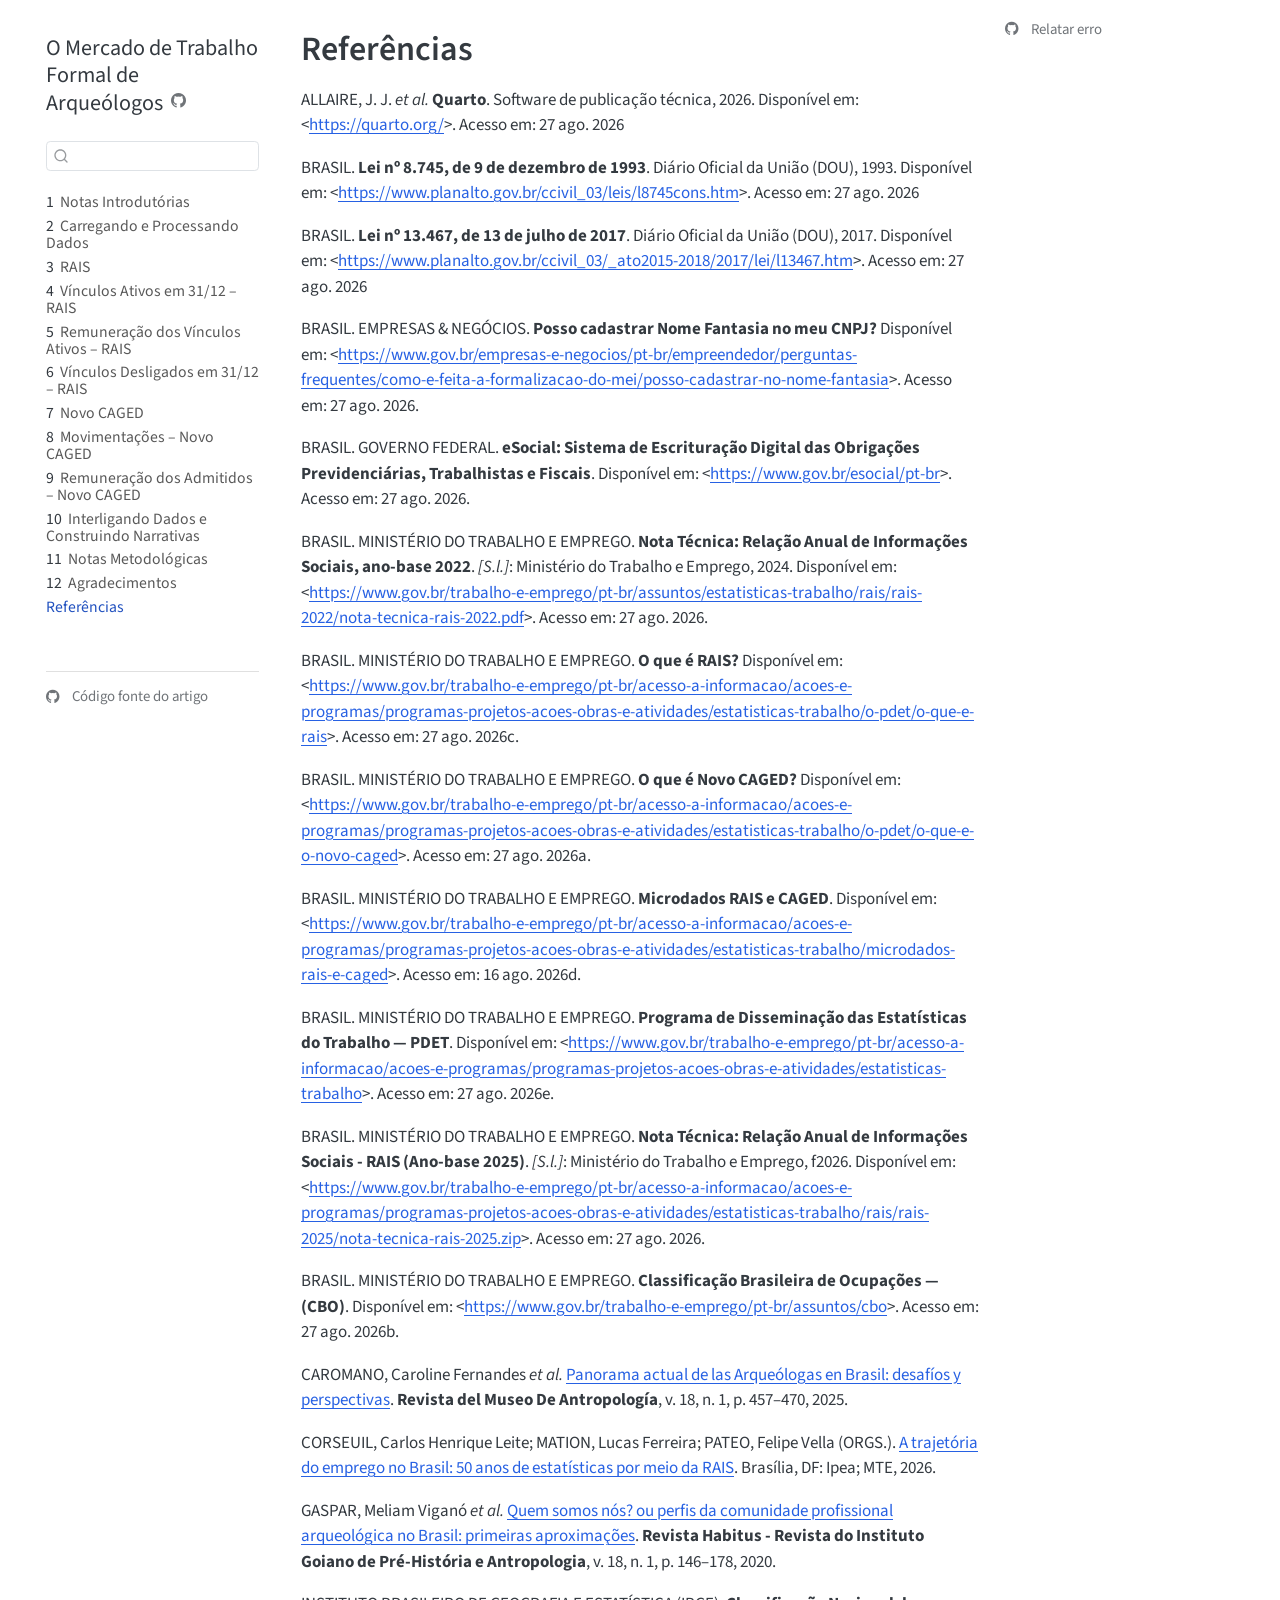
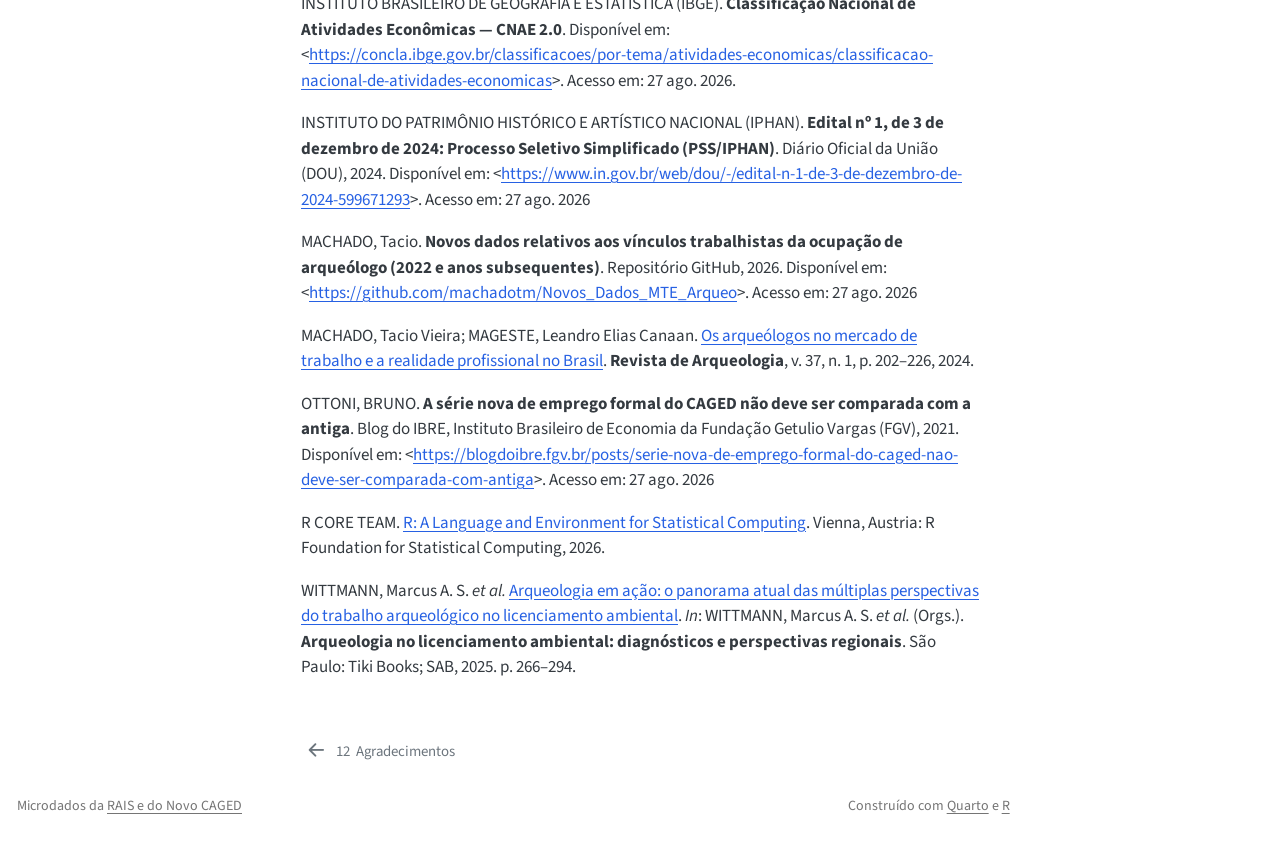
<file: docs/referencias.html>
<!DOCTYPE html>
<html xmlns="http://www.w3.org/1999/xhtml" lang="pt-BR" xml:lang="pt-BR"><head>

<meta charset="utf-8">
<meta name="generator" content="quarto-1.8.27">

<meta name="viewport" content="width=device-width, initial-scale=1.0, user-scalable=yes">


<title>Referências – O Mercado de Trabalho Formal de Arqueólogos</title>
<style>
code{white-space: pre-wrap;}
span.smallcaps{font-variant: small-caps;}
div.columns{display: flex; gap: min(4vw, 1.5em);}
div.column{flex: auto; overflow-x: auto;}
div.hanging-indent{margin-left: 1.5em; text-indent: -1.5em;}
ul.task-list{list-style: none;}
ul.task-list li input[type="checkbox"] {
  width: 0.8em;
  margin: 0 0.8em 0.2em -1em; /* quarto-specific, see https://github.com/quarto-dev/quarto-cli/issues/4556 */ 
  vertical-align: middle;
}
/* CSS for citations */
div.csl-bib-body { }
div.csl-entry {
  clear: both;
  margin-bottom: 1em;
}
.hanging-indent div.csl-entry {
  margin-left:2em;
  text-indent:-2em;
}
div.csl-left-margin {
  min-width:2em;
  float:left;
}
div.csl-right-inline {
  margin-left:2em;
  padding-left:1em;
}
div.csl-indent {
  margin-left: 2em;
}</style>


<script src="site_libs/quarto-nav/quarto-nav.js"></script>
<script src="site_libs/quarto-nav/headroom.min.js"></script>
<script src="site_libs/clipboard/clipboard.min.js"></script>
<script src="site_libs/quarto-search/autocomplete.umd.js"></script>
<script src="site_libs/quarto-search/fuse.min.js"></script>
<script src="site_libs/quarto-search/quarto-search.js"></script>
<meta name="quarto:offset" content="./">
<link href="./agradecimentos.html" rel="prev">
<script src="site_libs/quarto-html/quarto.js" type="module"></script>
<script src="site_libs/quarto-html/tabsets/tabsets.js" type="module"></script>
<script src="site_libs/quarto-html/axe/axe-check.js" type="module"></script>
<script src="site_libs/quarto-html/popper.min.js"></script>
<script src="site_libs/quarto-html/tippy.umd.min.js"></script>
<script src="site_libs/quarto-html/anchor.min.js"></script>
<link href="site_libs/quarto-html/tippy.css" rel="stylesheet">
<link href="site_libs/quarto-html/quarto-syntax-highlighting-8b4baf804e461d9b72633f0de59a0cac.css" rel="stylesheet" id="quarto-text-highlighting-styles">
<script src="site_libs/bootstrap/bootstrap.min.js"></script>
<link href="site_libs/bootstrap/bootstrap-icons.css" rel="stylesheet">
<link href="site_libs/bootstrap/bootstrap-377ea77c6c8207fca55e2638f7d4a50d.min.css" rel="stylesheet" append-hash="true" id="quarto-bootstrap" data-mode="light">
<script id="quarto-search-options" type="application/json">{
  "location": "sidebar",
  "copy-button": false,
  "collapse-after": 3,
  "panel-placement": "start",
  "type": "textbox",
  "limit": 50,
  "keyboard-shortcut": [
    "f",
    "/",
    "s"
  ],
  "show-item-context": false,
  "language": {
    "search-no-results-text": "Nenhum resultado",
    "search-matching-documents-text": "documentos correspondentes",
    "search-copy-link-title": "Copiar link para a busca",
    "search-hide-matches-text": "Esconder correspondências adicionais",
    "search-more-match-text": "mais correspondência neste documento",
    "search-more-matches-text": "mais correspondências neste documento",
    "search-clear-button-title": "Limpar",
    "search-text-placeholder": "",
    "search-detached-cancel-button-title": "Cancelar",
    "search-submit-button-title": "Procurar",
    "search-label": "Procurar"
  }
}</script>


<link rel="stylesheet" href="styles.css">
</head>

<body class="nav-sidebar floating quarto-light">

<div id="quarto-search-results"></div>
  <header id="quarto-header" class="headroom fixed-top">
  <nav class="quarto-secondary-nav">
    <div class="container-fluid d-flex">
      <button type="button" class="quarto-btn-toggle btn" data-bs-toggle="collapse" role="button" data-bs-target=".quarto-sidebar-collapse-item" aria-controls="quarto-sidebar" aria-expanded="false" aria-label="Alternar barra lateral" onclick="if (window.quartoToggleHeadroom) { window.quartoToggleHeadroom(); }">
        <i class="bi bi-layout-text-sidebar-reverse"></i>
      </button>
        <nav class="quarto-page-breadcrumbs" aria-label="breadcrumb"><ol class="breadcrumb"><li class="breadcrumb-item"><a href="./referencias.html">Referências</a></li></ol></nav>
        <a class="flex-grow-1" role="navigation" data-bs-toggle="collapse" data-bs-target=".quarto-sidebar-collapse-item" aria-controls="quarto-sidebar" aria-expanded="false" aria-label="Alternar barra lateral" onclick="if (window.quartoToggleHeadroom) { window.quartoToggleHeadroom(); }">      
        </a>
      <button type="button" class="btn quarto-search-button" aria-label="Procurar" onclick="window.quartoOpenSearch();">
        <i class="bi bi-search"></i>
      </button>
    </div>
  </nav>
</header>
<!-- content -->
<div id="quarto-content" class="quarto-container page-columns page-rows-contents page-layout-article">
<!-- sidebar -->
  <nav id="quarto-sidebar" class="sidebar collapse collapse-horizontal quarto-sidebar-collapse-item sidebar-navigation floating overflow-auto">
    <div class="pt-lg-2 mt-2 text-left sidebar-header">
    <div class="sidebar-title mb-0 py-0">
      <a href="./">O Mercado de Trabalho Formal de Arqueólogos</a> 
        <div class="sidebar-tools-main">
    <a href="https://github.com/machadotm/Novos_Dados_MTE_Arqueo" title="Repositório dos dados tratados da RAIS e do Novo CAGED" class="quarto-navigation-tool px-1" aria-label="Repositório dos dados tratados da RAIS e do Novo CAGED"><i class="bi bi-github"></i></a>
    <a href="https://github.com/machadotm/dados_mte_rais_arqueo_22-24" title="Código fonte" class="quarto-navigation-tool px-1" aria-label="Código fonte"><i class="bi bi-github"></i></a>
</div>
    </div>
      </div>
        <div class="mt-2 flex-shrink-0 align-items-center">
        <div class="sidebar-search">
        <div id="quarto-search" class="" title="Procurar"></div>
        </div>
        </div>
    <div class="sidebar-menu-container"> 
    <ul class="list-unstyled mt-1">
        <li class="sidebar-item">
  <div class="sidebar-item-container"> 
  <a href="./index.html" class="sidebar-item-text sidebar-link">
 <span class="menu-text"><span class="chapter-number">1</span>&nbsp; <span class="chapter-title">Notas Introdutórias</span></span></a>
  </div>
</li>
        <li class="sidebar-item">
  <div class="sidebar-item-container"> 
  <a href="./dados.html" class="sidebar-item-text sidebar-link">
 <span class="menu-text"><span class="chapter-number">2</span>&nbsp; <span class="chapter-title">Carregando e Processando Dados</span></span></a>
  </div>
</li>
        <li class="sidebar-item">
  <div class="sidebar-item-container"> 
  <a href="./rais.html" class="sidebar-item-text sidebar-link">
 <span class="menu-text"><span class="chapter-number">3</span>&nbsp; <span class="chapter-title">RAIS</span></span></a>
  </div>
</li>
        <li class="sidebar-item">
  <div class="sidebar-item-container"> 
  <a href="./vinculos.html" class="sidebar-item-text sidebar-link">
 <span class="menu-text"><span class="chapter-number">4</span>&nbsp; <span class="chapter-title">Vínculos Ativos em 31/12 – RAIS</span></span></a>
  </div>
</li>
        <li class="sidebar-item">
  <div class="sidebar-item-container"> 
  <a href="./remuneracao.html" class="sidebar-item-text sidebar-link">
 <span class="menu-text"><span class="chapter-number">5</span>&nbsp; <span class="chapter-title">Remuneração dos Vínculos Ativos – RAIS</span></span></a>
  </div>
</li>
        <li class="sidebar-item">
  <div class="sidebar-item-container"> 
  <a href="./desligamentos.html" class="sidebar-item-text sidebar-link">
 <span class="menu-text"><span class="chapter-number">6</span>&nbsp; <span class="chapter-title">Vínculos Desligados em 31/12 – RAIS</span></span></a>
  </div>
</li>
        <li class="sidebar-item">
  <div class="sidebar-item-container"> 
  <a href="./caged.html" class="sidebar-item-text sidebar-link">
 <span class="menu-text"><span class="chapter-number">7</span>&nbsp; <span class="chapter-title">Novo CAGED</span></span></a>
  </div>
</li>
        <li class="sidebar-item">
  <div class="sidebar-item-container"> 
  <a href="./movimentacoes.html" class="sidebar-item-text sidebar-link">
 <span class="menu-text"><span class="chapter-number">8</span>&nbsp; <span class="chapter-title">Movimentações – Novo CAGED</span></span></a>
  </div>
</li>
        <li class="sidebar-item">
  <div class="sidebar-item-container"> 
  <a href="./admitidos.html" class="sidebar-item-text sidebar-link">
 <span class="menu-text"><span class="chapter-number">9</span>&nbsp; <span class="chapter-title">Remuneração dos Admitidos – Novo CAGED</span></span></a>
  </div>
</li>
        <li class="sidebar-item">
  <div class="sidebar-item-container"> 
  <a href="./narrativas.html" class="sidebar-item-text sidebar-link">
 <span class="menu-text"><span class="chapter-number">10</span>&nbsp; <span class="chapter-title">Interligando Dados e Construindo Narrativas</span></span></a>
  </div>
</li>
        <li class="sidebar-item">
  <div class="sidebar-item-container"> 
  <a href="./notas.html" class="sidebar-item-text sidebar-link">
 <span class="menu-text"><span class="chapter-number">11</span>&nbsp; <span class="chapter-title">Notas Metodológicas</span></span></a>
  </div>
</li>
        <li class="sidebar-item">
  <div class="sidebar-item-container"> 
  <a href="./agradecimentos.html" class="sidebar-item-text sidebar-link">
 <span class="menu-text"><span class="chapter-number">12</span>&nbsp; <span class="chapter-title">Agradecimentos</span></span></a>
  </div>
</li>
        <li class="sidebar-item">
  <div class="sidebar-item-container"> 
  <a href="./referencias.html" class="sidebar-item-text sidebar-link active">
 <span class="menu-text">Referências</span></a>
  </div>
</li>
    </ul>
    </div>
</nav>
<div id="quarto-sidebar-glass" class="quarto-sidebar-collapse-item" data-bs-toggle="collapse" data-bs-target=".quarto-sidebar-collapse-item"></div>
<!-- margin-sidebar -->
    <div id="quarto-margin-sidebar" class="sidebar margin-sidebar zindex-bottom">
        
    </div>
<!-- main -->
<main class="content" id="quarto-document-content">

<header id="title-block-header" class="quarto-title-block default">
<div class="quarto-title">
<h1 class="title">Referências</h1>
</div>



<div class="quarto-title-meta">

    
  
    
  </div>
  


</header>


<div id="refs" class="references csl-bib-body" data-entry-spacing="1" role="list">
<div id="ref-allaire2026quarto" class="csl-entry" role="listitem">
ALLAIRE, J. J. <em>et al.</em> <strong>Quarto</strong>. Software de
publicação técnica, 2026. Disponível em: &lt;<a href="https://quarto.org/">https://quarto.org/</a>&gt;. Acesso em: 27
ago. 2026
</div>
<div id="ref-brasil1993lei8745" class="csl-entry" role="listitem">
BRASIL. <strong>Lei nº 8.745, de 9 de dezembro de 1993</strong>. Diário
Oficial da União (DOU), 1993. Disponível em: &lt;<a href="https://www.planalto.gov.br/ccivil_03/leis/l8745cons.htm">https://www.planalto.gov.br/ccivil_03/leis/l8745cons.htm</a>&gt;.
Acesso em: 27 ago. 2026
</div>
<div id="ref-brasil2017lei13467" class="csl-entry" role="listitem">
BRASIL. <strong>Lei nº 13.467, de 13 de julho de 2017</strong>. Diário
Oficial da União (DOU), 2017. Disponível em: &lt;<a href="https://www.planalto.gov.br/ccivil_03/_ato2015-2018/2017/lei/l13467.htm">https://www.planalto.gov.br/ccivil_03/_ato2015-2018/2017/lei/l13467.htm</a>&gt;.
Acesso em: 27 ago. 2026
</div>
<div id="ref-nomefantasia" class="csl-entry" role="listitem">
BRASIL. EMPRESAS &amp; NEGÓCIOS. <strong>Posso cadastrar
<span>Nome</span> <span>Fantasia</span> no meu
<span>CNPJ</span>?</strong> Disponível em: &lt;<a href="https://www.gov.br/empresas-e-negocios/pt-br/empreendedor/perguntas-frequentes/como-e-feita-a-formalizacao-do-mei/posso-cadastrar-no-nome-fantasia">https://www.gov.br/empresas-e-negocios/pt-br/empreendedor/perguntas-frequentes/como-e-feita-a-formalizacao-do-mei/posso-cadastrar-no-nome-fantasia</a>&gt;.
Acesso em: 27 ago. 2026.
</div>
<div id="ref-esocial2026" class="csl-entry" role="listitem">
BRASIL. GOVERNO FEDERAL. <strong><span>eSocial</span>:
<span>Sistema</span> de <span>Escrituração</span> <span>Digital</span>
das <span>Obrigações</span> <span>Previdenciárias</span>,
<span>Trabalhistas</span> e <span>Fiscais</span></strong>. Disponível
em: &lt;<a href="https://www.gov.br/esocial/pt-br">https://www.gov.br/esocial/pt-br</a>&gt;.
Acesso em: 27 ago. 2026.
</div>
<div id="ref-mte2023notatecnicarais" class="csl-entry" role="listitem">
BRASIL. MINISTÉRIO DO TRABALHO E EMPREGO. <strong>Nota Técnica: Relação
Anual de Informações Sociais, ano-base 2022</strong>. <em>[S.l.]</em>:
Ministério do Trabalho e Emprego, 2024. Disponível em: &lt;<a href="https://www.gov.br/trabalho-e-emprego/pt-br/assuntos/estatisticas-trabalho/rais/rais-2022/nota-tecnica-rais-2022.pdf">https://www.gov.br/trabalho-e-emprego/pt-br/assuntos/estatisticas-trabalho/rais/rais-2022/nota-tecnica-rais-2022.pdf</a>&gt;.
Acesso em: 27 ago. 2026.
</div>
<div id="ref-mte2026rais" class="csl-entry" role="listitem">
BRASIL. MINISTÉRIO DO TRABALHO E EMPREGO. <strong>O que é
<span>RAIS</span>?</strong> Disponível em: &lt;<a href="https://www.gov.br/trabalho-e-emprego/pt-br/acesso-a-informacao/acoes-e-programas/programas-projetos-acoes-obras-e-atividades/estatisticas-trabalho/o-pdet/o-que-e-rais">https://www.gov.br/trabalho-e-emprego/pt-br/acesso-a-informacao/acoes-e-programas/programas-projetos-acoes-obras-e-atividades/estatisticas-trabalho/o-pdet/o-que-e-rais</a>&gt;.
Acesso em: 27 ago. 2026c.
</div>
<div id="ref-mte2026caged" class="csl-entry" role="listitem">
BRASIL. MINISTÉRIO DO TRABALHO E EMPREGO. <strong>O que é Novo
<span>CAGED</span>?</strong> Disponível em: &lt;<a href="https://www.gov.br/trabalho-e-emprego/pt-br/acesso-a-informacao/acoes-e-programas/programas-projetos-acoes-obras-e-atividades/estatisticas-trabalho/o-pdet/o-que-e-o-novo-caged">https://www.gov.br/trabalho-e-emprego/pt-br/acesso-a-informacao/acoes-e-programas/programas-projetos-acoes-obras-e-atividades/estatisticas-trabalho/o-pdet/o-que-e-o-novo-caged</a>&gt;.
Acesso em: 27 ago. 2026a.
</div>
<div id="ref-mtemicrodados" class="csl-entry" role="listitem">
BRASIL. MINISTÉRIO DO TRABALHO E EMPREGO. <strong>Microdados
<span>RAIS</span> e <span>CAGED</span></strong>. Disponível em: &lt;<a href="https://www.gov.br/trabalho-e-emprego/pt-br/acesso-a-informacao/acoes-e-programas/programas-projetos-acoes-obras-e-atividades/estatisticas-trabalho/microdados-rais-e-caged">https://www.gov.br/trabalho-e-emprego/pt-br/acesso-a-informacao/acoes-e-programas/programas-projetos-acoes-obras-e-atividades/estatisticas-trabalho/microdados-rais-e-caged</a>&gt;.
Acesso em: 16 ago. 2026d.
</div>
<div id="ref-mtepdet" class="csl-entry" role="listitem">
BRASIL. MINISTÉRIO DO TRABALHO E EMPREGO. <strong>Programa de
Disseminação das Estatísticas do Trabalho — <span>PDET</span></strong>.
Disponível em: &lt;<a href="https://www.gov.br/trabalho-e-emprego/pt-br/acesso-a-informacao/acoes-e-programas/programas-projetos-acoes-obras-e-atividades/estatisticas-trabalho">https://www.gov.br/trabalho-e-emprego/pt-br/acesso-a-informacao/acoes-e-programas/programas-projetos-acoes-obras-e-atividades/estatisticas-trabalho</a>&gt;.
Acesso em: 27 ago. 2026e.
</div>
<div id="ref-mterais2025" class="csl-entry" role="listitem">
BRASIL. MINISTÉRIO DO TRABALHO E EMPREGO. <strong>Nota Técnica: Relação
Anual de Informações Sociais - <span>RAIS</span> (Ano-base
2025)</strong>. <em>[S.l.]</em>: Ministério do Trabalho e Emprego,
f2026. Disponível em: &lt;<a href="https://www.gov.br/trabalho-e-emprego/pt-br/acesso-a-informacao/acoes-e-programas/programas-projetos-acoes-obras-e-atividades/estatisticas-trabalho/rais/rais-2025/nota-tecnica-rais-2025.zip">https://www.gov.br/trabalho-e-emprego/pt-br/acesso-a-informacao/acoes-e-programas/programas-projetos-acoes-obras-e-atividades/estatisticas-trabalho/rais/rais-2025/nota-tecnica-rais-2025.zip</a>&gt;.
Acesso em: 27 ago. 2026.
</div>
<div id="ref-mte2026cbo" class="csl-entry" role="listitem">
BRASIL. MINISTÉRIO DO TRABALHO E EMPREGO. <strong>Classificação
<span>Brasileira</span> de <span>Ocupações</span> —
(<span>CBO</span>)</strong>. Disponível em: &lt;<a href="https://www.gov.br/trabalho-e-emprego/pt-br/assuntos/cbo">https://www.gov.br/trabalho-e-emprego/pt-br/assuntos/cbo</a>&gt;.
Acesso em: 27 ago. 2026b.
</div>
<div id="ref-caromano2025panorama" class="csl-entry" role="listitem">
CAROMANO, Caroline Fernandes <em>et al.</em> <a href="https://doi.org/10.31048/c4gfep32">Panorama actual de las
Arqueólogas en Brasil: desafíos y perspectivas</a>. <strong>Revista del
Museo De Antropología</strong>, v. 18, n. 1, p. 457–470, 2025.
</div>
<div id="ref-rais50anos" class="csl-entry" role="listitem">
CORSEUIL, Carlos Henrique Leite; MATION, Lucas Ferreira; PATEO, Felipe
Vella (ORGS.). <strong><a href="https://doi.org/10.38116/978-65-5635-097-4">A trajetória do
emprego no <span>Brasil</span>: 50 anos de estatísticas por meio da
<span>RAIS</span></a></strong>. Brasília, DF: Ipea; MTE, 2026.
</div>
<div id="ref-gaspar2020arqueologia" class="csl-entry" role="listitem">
GASPAR, Meliam Viganó <em>et al.</em> <a href="https://doi.org/10.18224/hab.v18i1.8104">Quem somos nós? ou perfis
da comunidade profissional arqueológica no Brasil: primeiras
aproximações</a>. <strong>Revista Habitus - Revista do Instituto Goiano
de Pré-História e Antropologia</strong>, v. 18, n. 1, p. 146–178, 2020.
</div>
<div id="ref-ibge2026cnae" class="csl-entry" role="listitem">
INSTITUTO BRASILEIRO DE GEOGRAFIA E ESTATÍSTICA (IBGE).
<strong>Classificação <span>Nacional</span> de <span>Atividades</span>
<span>Econômicas</span> — <span>CNAE</span> 2.0</strong>. Disponível em:
&lt;<a href="https://concla.ibge.gov.br/classificacoes/por-tema/atividades-economicas/classificacao-nacional-de-atividades-economicas">https://concla.ibge.gov.br/classificacoes/por-tema/atividades-economicas/classificacao-nacional-de-atividades-economicas</a>&gt;.
Acesso em: 27 ago. 2026.
</div>
<div id="ref-iphan2024edital" class="csl-entry" role="listitem">
INSTITUTO DO PATRIMÔNIO HISTÓRICO E ARTÍSTICO NACIONAL (IPHAN).
<strong>Edital nº 1, de 3 de dezembro de 2024: Processo Seletivo
Simplificado (PSS/IPHAN)</strong>. Diário Oficial da União (DOU), 2024.
Disponível em: &lt;<a href="https://www.in.gov.br/web/dou/-/edital-n-1-de-3-de-dezembro-de-2024-599671293">https://www.in.gov.br/web/dou/-/edital-n-1-de-3-de-dezembro-de-2024-599671293</a>&gt;.
Acesso em: 27 ago. 2026
</div>
<div id="ref-machado2026dados" class="csl-entry" role="listitem">
MACHADO, Tacio. <strong>Novos dados relativos aos vínculos trabalhistas
da ocupação de arqueólogo (2022 e anos subsequentes)</strong>.
Repositório <span>GitHub</span>, 2026. Disponível em: &lt;<a href="https://github.com/machadotm/Novos_Dados_MTE_Arqueo">https://github.com/machadotm/Novos_Dados_MTE_Arqueo</a>&gt;.
Acesso em: 27 ago. 2026
</div>
<div id="ref-machado2024arqueologos" class="csl-entry" role="listitem">
MACHADO, Tacio Vieira; MAGESTE, Leandro Elias Canaan. <a href="https://doi.org/10.24885/sab.v37i1.1108">Os arqueólogos no mercado
de trabalho e a realidade profissional no <span>Brasil</span></a>.
<strong>Revista de Arqueologia</strong>, v. 37, n. 1, p. 202–226, 2024.
</div>
<div id="ref-ibre2021caged" class="csl-entry" role="listitem">
OTTONI, BRUNO. <strong>A série nova de emprego formal do
<span>CAGED</span> não deve ser comparada com a antiga</strong>. Blog do
<span>IBRE</span>, Instituto Brasileiro de Economia da Fundação Getulio
Vargas (<span>FGV</span>), 2021. Disponível em: &lt;<a href="https://blogdoibre.fgv.br/posts/serie-nova-de-emprego-formal-do-caged-nao-deve-ser-comparada-com-antiga">https://blogdoibre.fgv.br/posts/serie-nova-de-emprego-formal-do-caged-nao-deve-ser-comparada-com-antiga</a>&gt;.
Acesso em: 27 ago. 2026
</div>
<div id="ref-rcore2026" class="csl-entry" role="listitem">
R CORE TEAM. <strong><a href="https://www.R-project.org/">R: A Language
and Environment for Statistical Computing</a></strong>. Vienna, Austria:
R Foundation for Statistical Computing, 2026.
</div>
<div id="ref-gtla2025licenciamento" class="csl-entry" role="listitem">
WITTMANN, Marcus A. S. <em>et al.</em> <a href="https://www.sabnet.org/download/download?ID_DOWNLOAD=835">Arqueologia
em ação: o panorama atual das múltiplas perspectivas do trabalho
arqueológico no licenciamento ambiental</a>. <em>In</em>: WITTMANN,
Marcus A. S. <em>et al.</em> (Orgs.). <strong>Arqueologia no
licenciamento ambiental: diagnósticos e perspectivas regionais</strong>.
São Paulo: Tiki Books; SAB, 2025. p. 266–294.
</div>
</div>



</main> <!-- /main -->
<script>
// ───────────────────────────────────────────────────────────────────────────
//  Ações do repositório distribuídas entre as duas colunas:
//
//    esquerda, no pé da lista de capítulos → "Ver o código fonte"
//                                            (encurtado para a raiz do repo)
//    direita, ao fim de "Nesta seção"      → as demais ações (issue, edit…)
//
//  Também: remove do cabeçalho o ícone duplicado gerado por repo-url,
//  dá ícone às ações que o Quarto deixa sem, abre os links externos em nova
//  aba e preserva a cópia do rodapé que serve às telas estreitas.
// ───────────────────────────────────────────────────────────────────────────
(function () {

  var ABRIR_EM_NOVA_ABA = true;   // false para navegar na mesma aba

  function externo(a) {
    return a.protocol && /^https?:$/.test(a.protocol) &&
           a.hostname && a.hostname !== window.location.hostname;
  }
  function novaAba(a) {
    if (!ABRIR_EM_NOVA_ABA || !a || !externo(a)) return;
    a.setAttribute('target', '_blank');
    a.setAttribute('rel', 'noopener');
  }

  function ajustar() {
    var barra  = document.getElementById('quarto-sidebar');
    var margem = document.getElementById('quarto-margin-sidebar');
    var blocos = Array.prototype.slice.call(document.querySelectorAll('.toc-actions'));
    if (!barra || !blocos.length) return;

    // ── 1. encurta o link do código fonte em TODAS as cópias e tira o
    //       ícone duplicado do cabeçalho ─────────────────────────────────
    var base = null;
    blocos.forEach(function (bloco) {
      var f = bloco.querySelector('a[href*="/blob/"]');
      if (!f) return;
      base = base || f.getAttribute('href').split('/blob/')[0];
      f.setAttribute('href', base);
    });
    if (base) {
      var icone = document.querySelector(
        '.sidebar-tools-main a.quarto-navigation-tool[href="' + base + '"]'
      );
      if (icone) icone.remove();
    }

    // ── 2. o Quarto só decora a primeira ação; copia o ícone para as demais
    var modelo = document.querySelector('.toc-actions i.bi:not(.empty)');
    var classe = 'bi-github';
    if (modelo) {
      Array.prototype.forEach.call(modelo.classList, function (c) {
        if (c !== 'bi') classe = c;
      });
    }
    Array.prototype.forEach.call(
      document.querySelectorAll('.toc-actions i.bi.empty'),
      function (i) { i.classList.remove('empty'); i.classList.add(classe); }
    );

    // ── 3. define qual bloco é o da coluna da direita ────────────────────
    var principal = null;
    blocos.forEach(function (b) { if (margem && margem.contains(b)) principal = b; });

    if (!principal && margem) {
      // Capítulos sem subtítulos não têm sumário: o Quarto põe o bloco só no
      // rodapé. Clonamos para a margem e deixamos o original no rodapé,
      // restrito às telas estreitas — que é como o Quarto faz nas demais
      // páginas. Mover em vez de clonar sumiria com as ações no celular.
      var origem = blocos[0];
      principal = origem.cloneNode(true);
      principal.classList.add('toc-actions-soltas');
      origem.classList.add('d-sm-block', 'd-md-none');

      // a margem vazia vem com "zindex-bottom" (z-index: -1): o conteúdo
      // ficaria visível, porém atrás do contêiner da página e sem receber
      // clique. A classe sai junto.
      margem.classList.remove('zindex-bottom');
      margem.appendChild(principal);
    }

    // ── 4. move o item do código fonte para o pé da barra esquerda ───────
    if (principal) {
      var fonte = principal.querySelector('a[href$="' + (base || '###') + '"]');
      if (fonte) {
        var caixa = document.createElement('div');
        caixa.className = 'toc-actions';
        var lista = document.createElement('ul');
        lista.appendChild(fonte.closest('li'));
        caixa.appendChild(lista);

        var rodape = document.createElement('div');
        rodape.className = 'sidebar-fonte';
        rodape.appendChild(document.createElement('hr'));
        rodape.appendChild(caixa);
        barra.appendChild(rodape);
      }
      if (!principal.querySelectorAll('li').length) principal.remove();
    }

    Array.prototype.forEach.call(
      document.querySelectorAll('.sidebar-tools-main a, .toc-actions a, .nav-footer a'),
      novaAba
    );
  }

  if (document.readyState === 'loading') {
    document.addEventListener('DOMContentLoaded', ajustar);
  } else { ajustar(); }
})();
</script>
<script id="quarto-html-after-body" type="application/javascript">
  window.document.addEventListener("DOMContentLoaded", function (event) {
    const icon = "";
    const anchorJS = new window.AnchorJS();
    anchorJS.options = {
      placement: 'right',
      icon: icon
    };
    anchorJS.add('.anchored');
    const isCodeAnnotation = (el) => {
      for (const clz of el.classList) {
        if (clz.startsWith('code-annotation-')) {                     
          return true;
        }
      }
      return false;
    }
    const onCopySuccess = function(e) {
      // button target
      const button = e.trigger;
      // don't keep focus
      button.blur();
      // flash "checked"
      button.classList.add('code-copy-button-checked');
      var currentTitle = button.getAttribute("title");
      button.setAttribute("title", "Copiada");
      let tooltip;
      if (window.bootstrap) {
        button.setAttribute("data-bs-toggle", "tooltip");
        button.setAttribute("data-bs-placement", "left");
        button.setAttribute("data-bs-title", "Copiada");
        tooltip = new bootstrap.Tooltip(button, 
          { trigger: "manual", 
            customClass: "code-copy-button-tooltip",
            offset: [0, -8]});
        tooltip.show();    
      }
      setTimeout(function() {
        if (tooltip) {
          tooltip.hide();
          button.removeAttribute("data-bs-title");
          button.removeAttribute("data-bs-toggle");
          button.removeAttribute("data-bs-placement");
        }
        button.setAttribute("title", currentTitle);
        button.classList.remove('code-copy-button-checked');
      }, 1000);
      // clear code selection
      e.clearSelection();
    }
    const getTextToCopy = function(trigger) {
      const outerScaffold = trigger.parentElement.cloneNode(true);
      const codeEl = outerScaffold.querySelector('code');
      for (const childEl of codeEl.children) {
        if (isCodeAnnotation(childEl)) {
          childEl.remove();
        }
      }
      return codeEl.innerText;
    }
    const clipboard = new window.ClipboardJS('.code-copy-button:not([data-in-quarto-modal])', {
      text: getTextToCopy
    });
    clipboard.on('success', onCopySuccess);
    if (window.document.getElementById('quarto-embedded-source-code-modal')) {
      const clipboardModal = new window.ClipboardJS('.code-copy-button[data-in-quarto-modal]', {
        text: getTextToCopy,
        container: window.document.getElementById('quarto-embedded-source-code-modal')
      });
      clipboardModal.on('success', onCopySuccess);
    }
      var localhostRegex = new RegExp(/^(?:http|https):\/\/localhost\:?[0-9]*\//);
      var mailtoRegex = new RegExp(/^mailto:/);
        var filterRegex = new RegExp('/' + window.location.host + '/');
      var isInternal = (href) => {
          return filterRegex.test(href) || localhostRegex.test(href) || mailtoRegex.test(href);
      }
      // Inspect non-navigation links and adorn them if external
     var links = window.document.querySelectorAll('a[href]:not(.nav-link):not(.navbar-brand):not(.toc-action):not(.sidebar-link):not(.sidebar-item-toggle):not(.pagination-link):not(.no-external):not([aria-hidden]):not(.dropdown-item):not(.quarto-navigation-tool):not(.about-link)');
      for (var i=0; i<links.length; i++) {
        const link = links[i];
        if (!isInternal(link.href)) {
          // undo the damage that might have been done by quarto-nav.js in the case of
          // links that we want to consider external
          if (link.dataset.originalHref !== undefined) {
            link.href = link.dataset.originalHref;
          }
            // target, if specified
            link.setAttribute("target", "_blank");
            if (link.getAttribute("rel") === null) {
              link.setAttribute("rel", "noopener");
            }
        }
      }
    function tippyHover(el, contentFn, onTriggerFn, onUntriggerFn) {
      const config = {
        allowHTML: true,
        maxWidth: 500,
        delay: 100,
        arrow: false,
        appendTo: function(el) {
            return el.parentElement;
        },
        interactive: true,
        interactiveBorder: 10,
        theme: 'quarto',
        placement: 'bottom-start',
      };
      if (contentFn) {
        config.content = contentFn;
      }
      if (onTriggerFn) {
        config.onTrigger = onTriggerFn;
      }
      if (onUntriggerFn) {
        config.onUntrigger = onUntriggerFn;
      }
      window.tippy(el, config); 
    }
    const noterefs = window.document.querySelectorAll('a[role="doc-noteref"]');
    for (var i=0; i<noterefs.length; i++) {
      const ref = noterefs[i];
      tippyHover(ref, function() {
        // use id or data attribute instead here
        let href = ref.getAttribute('data-footnote-href') || ref.getAttribute('href');
        try { href = new URL(href).hash; } catch {}
        const id = href.replace(/^#\/?/, "");
        const note = window.document.getElementById(id);
        if (note) {
          return note.innerHTML;
        } else {
          return "";
        }
      });
    }
    const xrefs = window.document.querySelectorAll('a.quarto-xref');
    const processXRef = (id, note) => {
      // Strip column container classes
      const stripColumnClz = (el) => {
        el.classList.remove("page-full", "page-columns");
        if (el.children) {
          for (const child of el.children) {
            stripColumnClz(child);
          }
        }
      }
      stripColumnClz(note)
      if (id === null || id.startsWith('sec-')) {
        // Special case sections, only their first couple elements
        const container = document.createElement("div");
        if (note.children && note.children.length > 2) {
          container.appendChild(note.children[0].cloneNode(true));
          for (let i = 1; i < note.children.length; i++) {
            const child = note.children[i];
            if (child.tagName === "P" && child.innerText === "") {
              continue;
            } else {
              container.appendChild(child.cloneNode(true));
              break;
            }
          }
          if (window.Quarto?.typesetMath) {
            window.Quarto.typesetMath(container);
          }
          return container.innerHTML
        } else {
          if (window.Quarto?.typesetMath) {
            window.Quarto.typesetMath(note);
          }
          return note.innerHTML;
        }
      } else {
        // Remove any anchor links if they are present
        const anchorLink = note.querySelector('a.anchorjs-link');
        if (anchorLink) {
          anchorLink.remove();
        }
        if (window.Quarto?.typesetMath) {
          window.Quarto.typesetMath(note);
        }
        if (note.classList.contains("callout")) {
          return note.outerHTML;
        } else {
          return note.innerHTML;
        }
      }
    }
    for (var i=0; i<xrefs.length; i++) {
      const xref = xrefs[i];
      tippyHover(xref, undefined, function(instance) {
        instance.disable();
        let url = xref.getAttribute('href');
        let hash = undefined; 
        if (url.startsWith('#')) {
          hash = url;
        } else {
          try { hash = new URL(url).hash; } catch {}
        }
        if (hash) {
          const id = hash.replace(/^#\/?/, "");
          const note = window.document.getElementById(id);
          if (note !== null) {
            try {
              const html = processXRef(id, note.cloneNode(true));
              instance.setContent(html);
            } finally {
              instance.enable();
              instance.show();
            }
          } else {
            // See if we can fetch this
            fetch(url.split('#')[0])
            .then(res => res.text())
            .then(html => {
              const parser = new DOMParser();
              const htmlDoc = parser.parseFromString(html, "text/html");
              const note = htmlDoc.getElementById(id);
              if (note !== null) {
                const html = processXRef(id, note);
                instance.setContent(html);
              } 
            }).finally(() => {
              instance.enable();
              instance.show();
            });
          }
        } else {
          // See if we can fetch a full url (with no hash to target)
          // This is a special case and we should probably do some content thinning / targeting
          fetch(url)
          .then(res => res.text())
          .then(html => {
            const parser = new DOMParser();
            const htmlDoc = parser.parseFromString(html, "text/html");
            const note = htmlDoc.querySelector('main.content');
            if (note !== null) {
              // This should only happen for chapter cross references
              // (since there is no id in the URL)
              // remove the first header
              if (note.children.length > 0 && note.children[0].tagName === "HEADER") {
                note.children[0].remove();
              }
              const html = processXRef(null, note);
              instance.setContent(html);
            } 
          }).finally(() => {
            instance.enable();
            instance.show();
          });
        }
      }, function(instance) {
      });
    }
        let selectedAnnoteEl;
        const selectorForAnnotation = ( cell, annotation) => {
          let cellAttr = 'data-code-cell="' + cell + '"';
          let lineAttr = 'data-code-annotation="' +  annotation + '"';
          const selector = 'span[' + cellAttr + '][' + lineAttr + ']';
          return selector;
        }
        const selectCodeLines = (annoteEl) => {
          const doc = window.document;
          const targetCell = annoteEl.getAttribute("data-target-cell");
          const targetAnnotation = annoteEl.getAttribute("data-target-annotation");
          const annoteSpan = window.document.querySelector(selectorForAnnotation(targetCell, targetAnnotation));
          const lines = annoteSpan.getAttribute("data-code-lines").split(",");
          const lineIds = lines.map((line) => {
            return targetCell + "-" + line;
          })
          let top = null;
          let height = null;
          let parent = null;
          if (lineIds.length > 0) {
              //compute the position of the single el (top and bottom and make a div)
              const el = window.document.getElementById(lineIds[0]);
              top = el.offsetTop;
              height = el.offsetHeight;
              parent = el.parentElement.parentElement;
            if (lineIds.length > 1) {
              const lastEl = window.document.getElementById(lineIds[lineIds.length - 1]);
              const bottom = lastEl.offsetTop + lastEl.offsetHeight;
              height = bottom - top;
            }
            if (top !== null && height !== null && parent !== null) {
              // cook up a div (if necessary) and position it 
              let div = window.document.getElementById("code-annotation-line-highlight");
              if (div === null) {
                div = window.document.createElement("div");
                div.setAttribute("id", "code-annotation-line-highlight");
                div.style.position = 'absolute';
                parent.appendChild(div);
              }
              div.style.top = top - 2 + "px";
              div.style.height = height + 4 + "px";
              div.style.left = 0;
              let gutterDiv = window.document.getElementById("code-annotation-line-highlight-gutter");
              if (gutterDiv === null) {
                gutterDiv = window.document.createElement("div");
                gutterDiv.setAttribute("id", "code-annotation-line-highlight-gutter");
                gutterDiv.style.position = 'absolute';
                const codeCell = window.document.getElementById(targetCell);
                const gutter = codeCell.querySelector('.code-annotation-gutter');
                gutter.appendChild(gutterDiv);
              }
              gutterDiv.style.top = top - 2 + "px";
              gutterDiv.style.height = height + 4 + "px";
            }
            selectedAnnoteEl = annoteEl;
          }
        };
        const unselectCodeLines = () => {
          const elementsIds = ["code-annotation-line-highlight", "code-annotation-line-highlight-gutter"];
          elementsIds.forEach((elId) => {
            const div = window.document.getElementById(elId);
            if (div) {
              div.remove();
            }
          });
          selectedAnnoteEl = undefined;
        };
          // Handle positioning of the toggle
      window.addEventListener(
        "resize",
        throttle(() => {
          elRect = undefined;
          if (selectedAnnoteEl) {
            selectCodeLines(selectedAnnoteEl);
          }
        }, 10)
      );
      function throttle(fn, ms) {
      let throttle = false;
      let timer;
        return (...args) => {
          if(!throttle) { // first call gets through
              fn.apply(this, args);
              throttle = true;
          } else { // all the others get throttled
              if(timer) clearTimeout(timer); // cancel #2
              timer = setTimeout(() => {
                fn.apply(this, args);
                timer = throttle = false;
              }, ms);
          }
        };
      }
        // Attach click handler to the DT
        const annoteDls = window.document.querySelectorAll('dt[data-target-cell]');
        for (const annoteDlNode of annoteDls) {
          annoteDlNode.addEventListener('click', (event) => {
            const clickedEl = event.target;
            if (clickedEl !== selectedAnnoteEl) {
              unselectCodeLines();
              const activeEl = window.document.querySelector('dt[data-target-cell].code-annotation-active');
              if (activeEl) {
                activeEl.classList.remove('code-annotation-active');
              }
              selectCodeLines(clickedEl);
              clickedEl.classList.add('code-annotation-active');
            } else {
              // Unselect the line
              unselectCodeLines();
              clickedEl.classList.remove('code-annotation-active');
            }
          });
        }
    const findCites = (el) => {
      const parentEl = el.parentElement;
      if (parentEl) {
        const cites = parentEl.dataset.cites;
        if (cites) {
          return {
            el,
            cites: cites.split(' ')
          };
        } else {
          return findCites(el.parentElement)
        }
      } else {
        return undefined;
      }
    };
    var bibliorefs = window.document.querySelectorAll('a[role="doc-biblioref"]');
    for (var i=0; i<bibliorefs.length; i++) {
      const ref = bibliorefs[i];
      const citeInfo = findCites(ref);
      if (citeInfo) {
        tippyHover(citeInfo.el, function() {
          var popup = window.document.createElement('div');
          citeInfo.cites.forEach(function(cite) {
            var citeDiv = window.document.createElement('div');
            citeDiv.classList.add('hanging-indent');
            citeDiv.classList.add('csl-entry');
            var biblioDiv = window.document.getElementById('ref-' + cite);
            if (biblioDiv) {
              citeDiv.innerHTML = biblioDiv.innerHTML;
            }
            popup.appendChild(citeDiv);
          });
          return popup.innerHTML;
        });
      }
    }
  });
  </script>
<nav class="page-navigation">
  <div class="nav-page nav-page-previous">
      <a href="./agradecimentos.html" class="pagination-link" aria-label="Agradecimentos">
        <i class="bi bi-arrow-left-short"></i> <span class="nav-page-text"><span class="chapter-number">12</span>&nbsp; <span class="chapter-title">Agradecimentos</span></span>
      </a>          
  </div>
  <div class="nav-page nav-page-next">
  </div>
</nav>
</div> <!-- /content -->
<footer class="footer">
  <div class="nav-footer">
    <div class="nav-footer-left">
<p>Microdados da <a href="https://www.gov.br/trabalho-e-emprego/pt-br/acesso-a-informacao/acoes-e-programas/programas-projetos-acoes-obras-e-atividades/estatisticas-trabalho/microdados-rais-e-caged">RAIS e do Novo CAGED</a></p>
</div>   
    <div class="nav-footer-center">
      &nbsp;
    <div class="toc-actions"><ul><li><a href="https://github.com/machadotm/dados_mte_rais_arqueo_22-24/blob/main/referencias.qmd" class="toc-action"><i class="bi bi-github"></i>Código fonte do artigo</a></li><li><a href="https://github.com/machadotm/dados_mte_rais_arqueo_22-24/issues/new" class="toc-action"><i class="bi empty"></i>Relatar erro</a></li></ul></div></div>
    <div class="nav-footer-right">
<p>Construído com <a href="https://quarto.org/">Quarto</a> e <a href="https://www.R-project.org/">R</a></p>
</div>
  </div>
</footer>




</body></html>
</file>
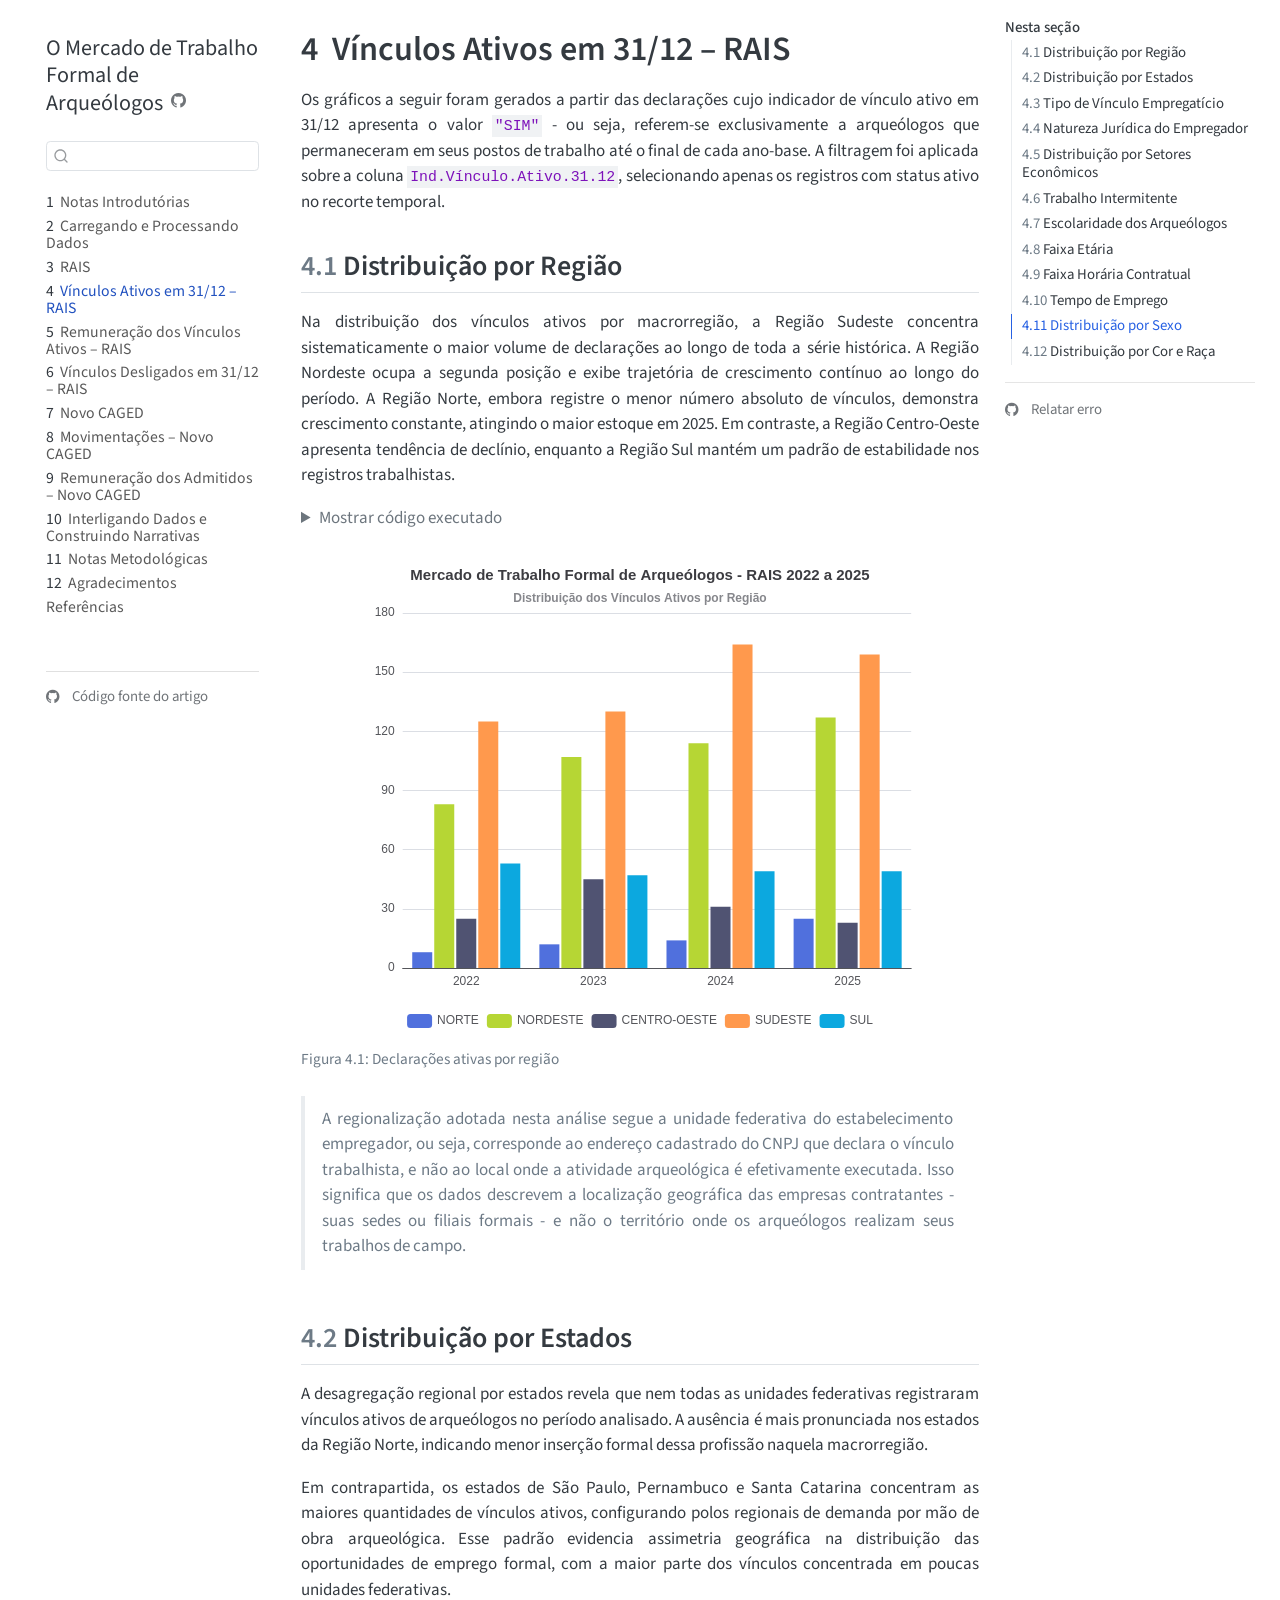
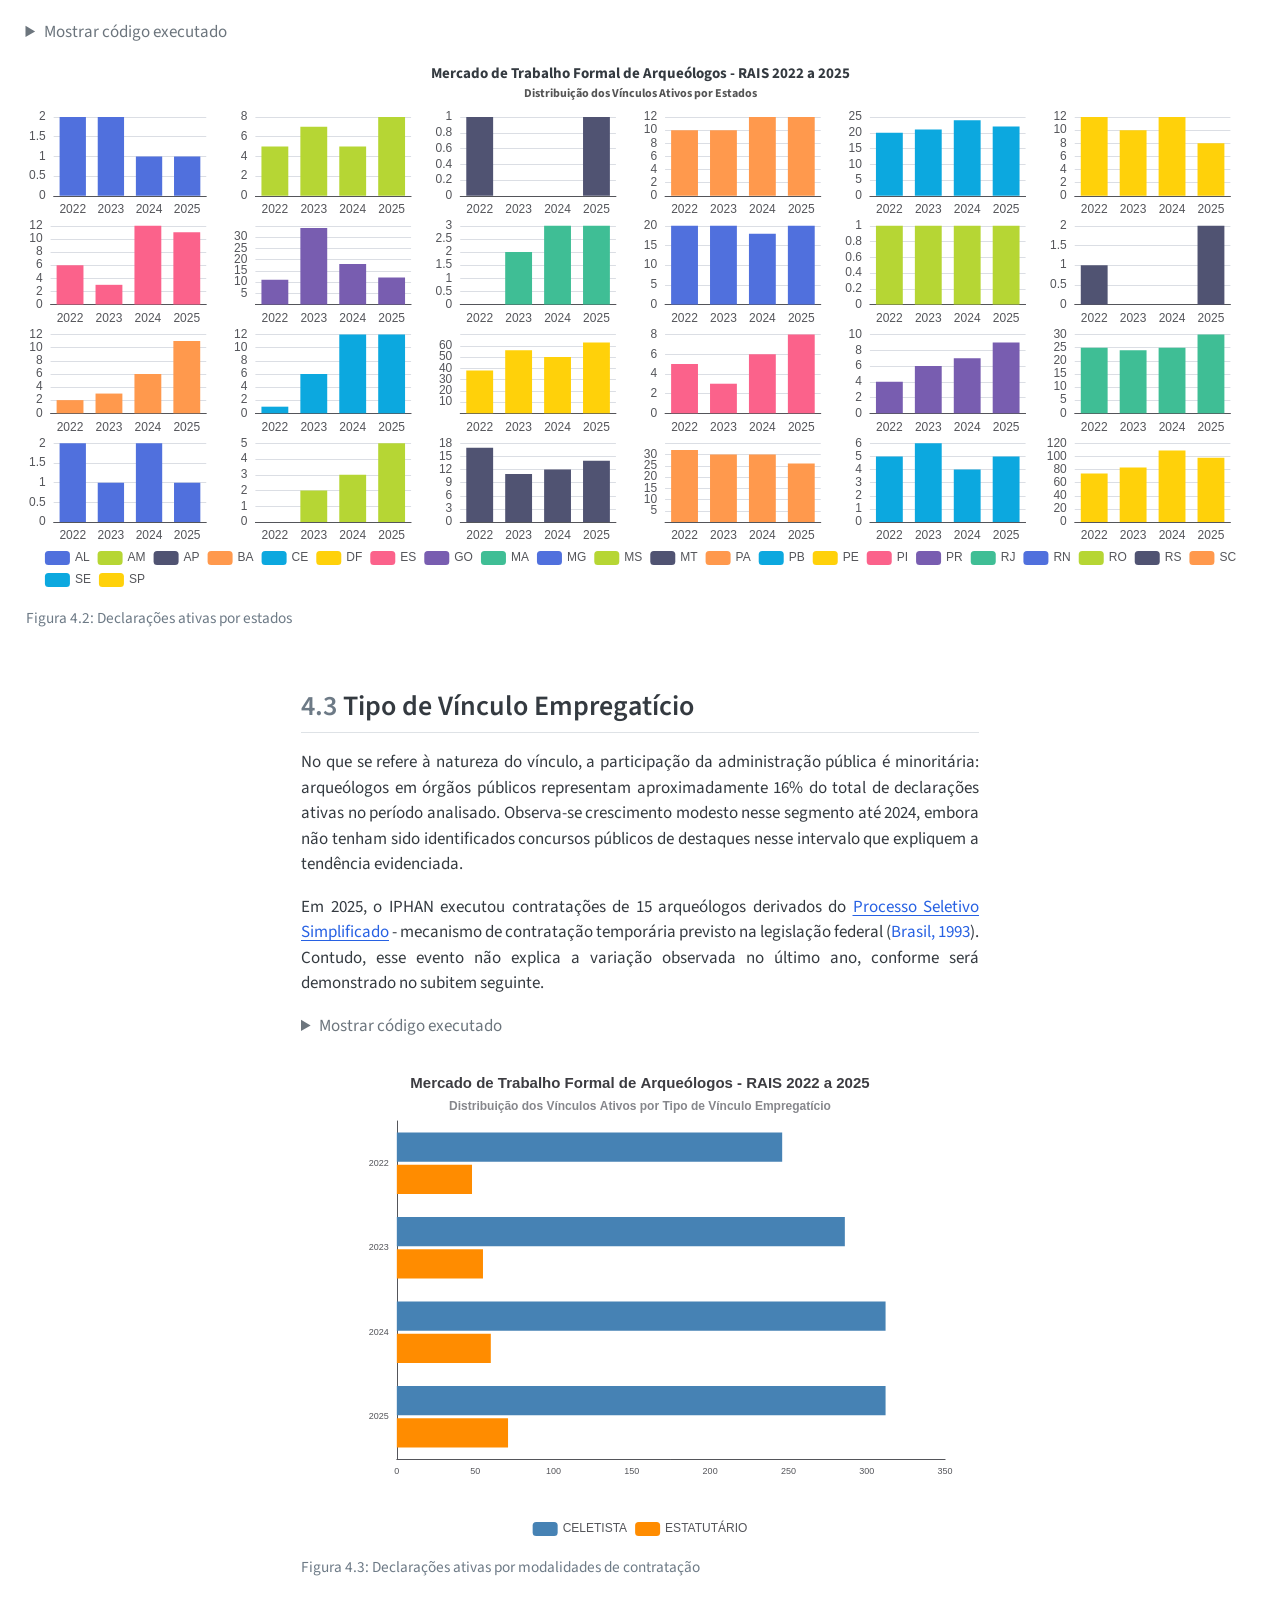
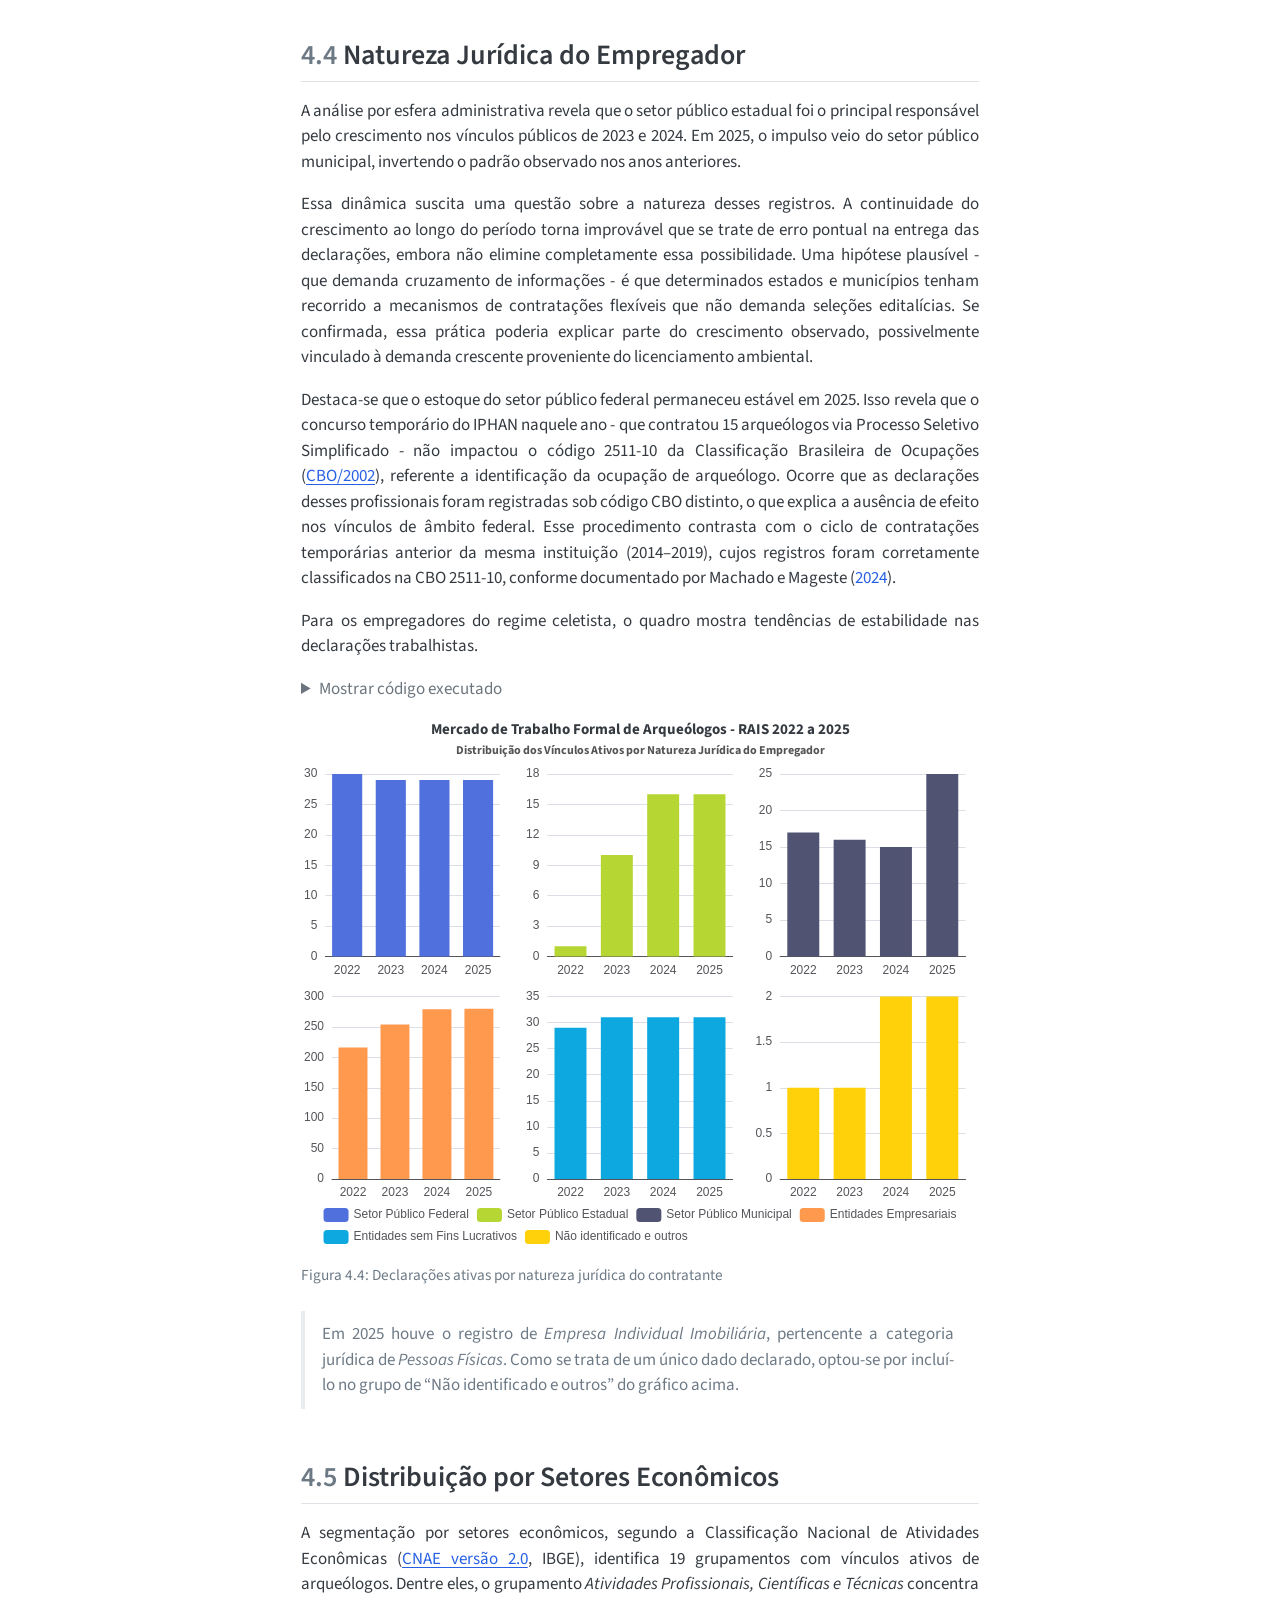
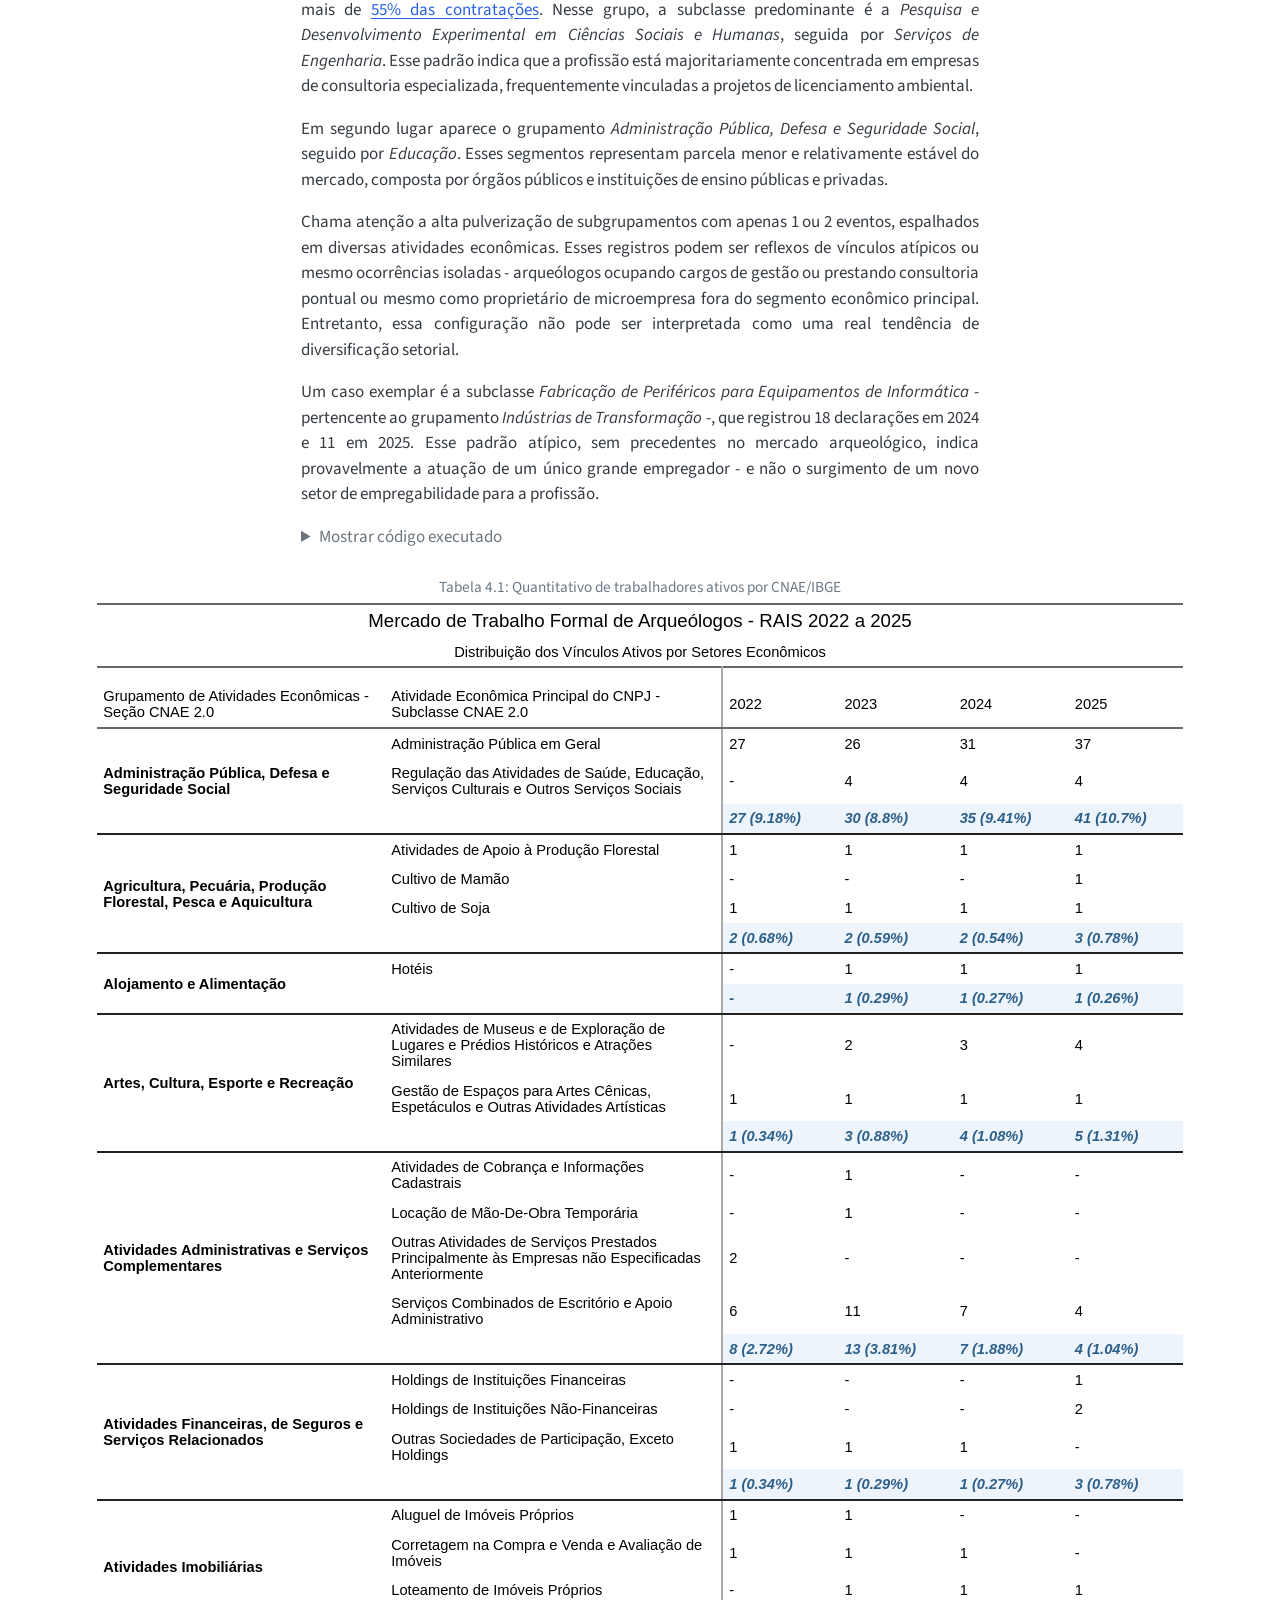
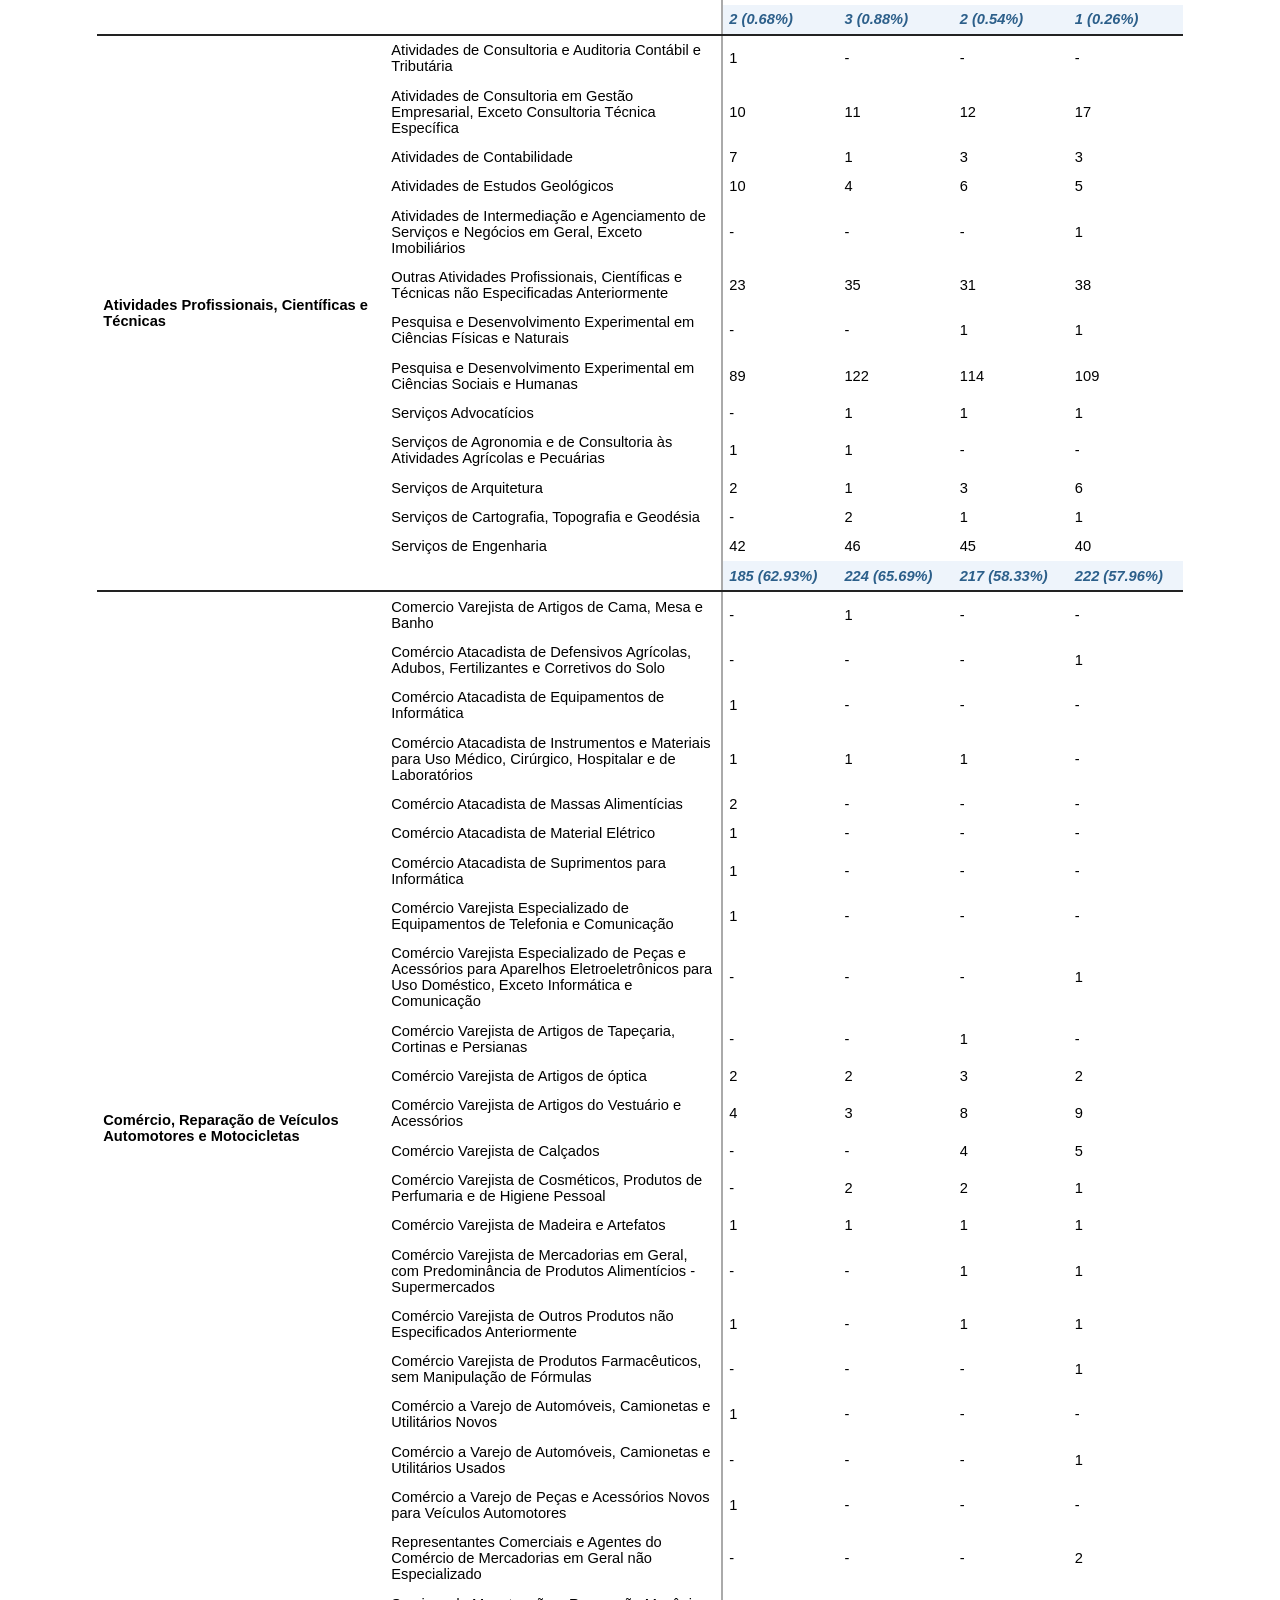
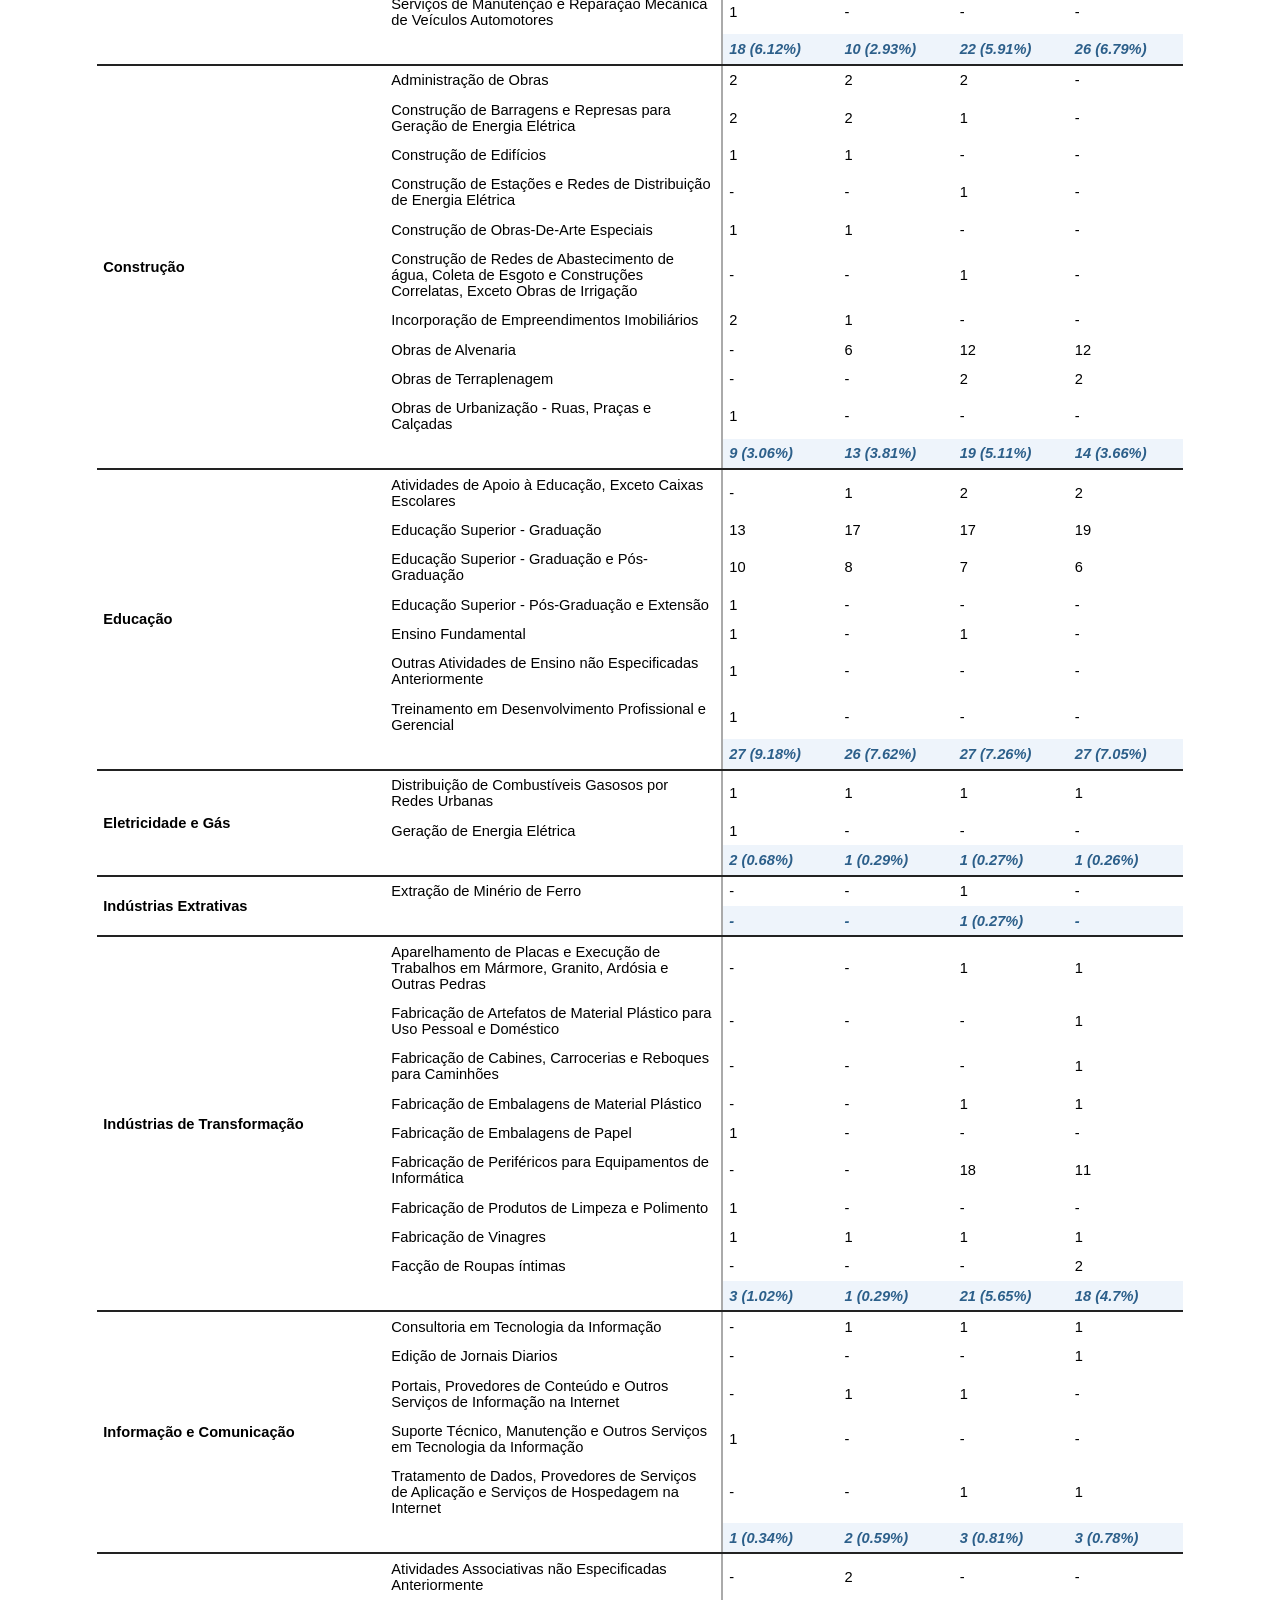
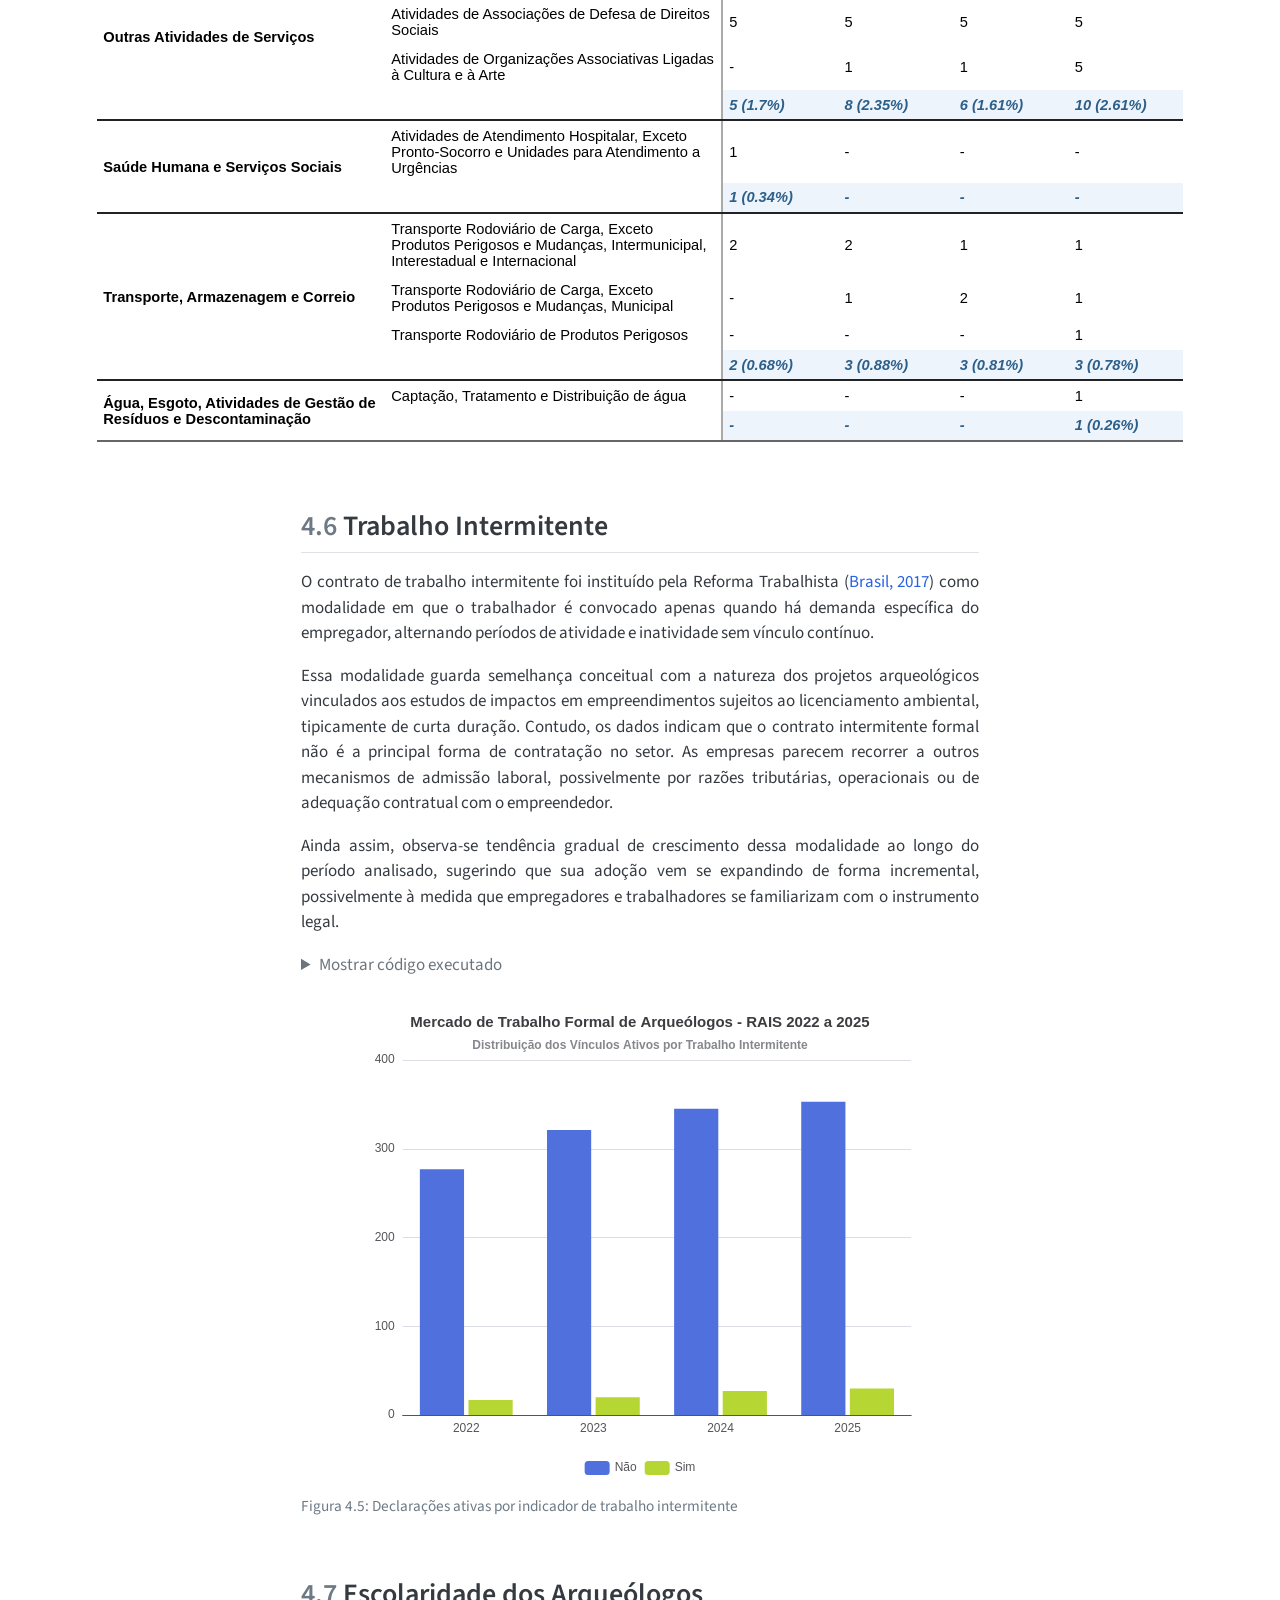
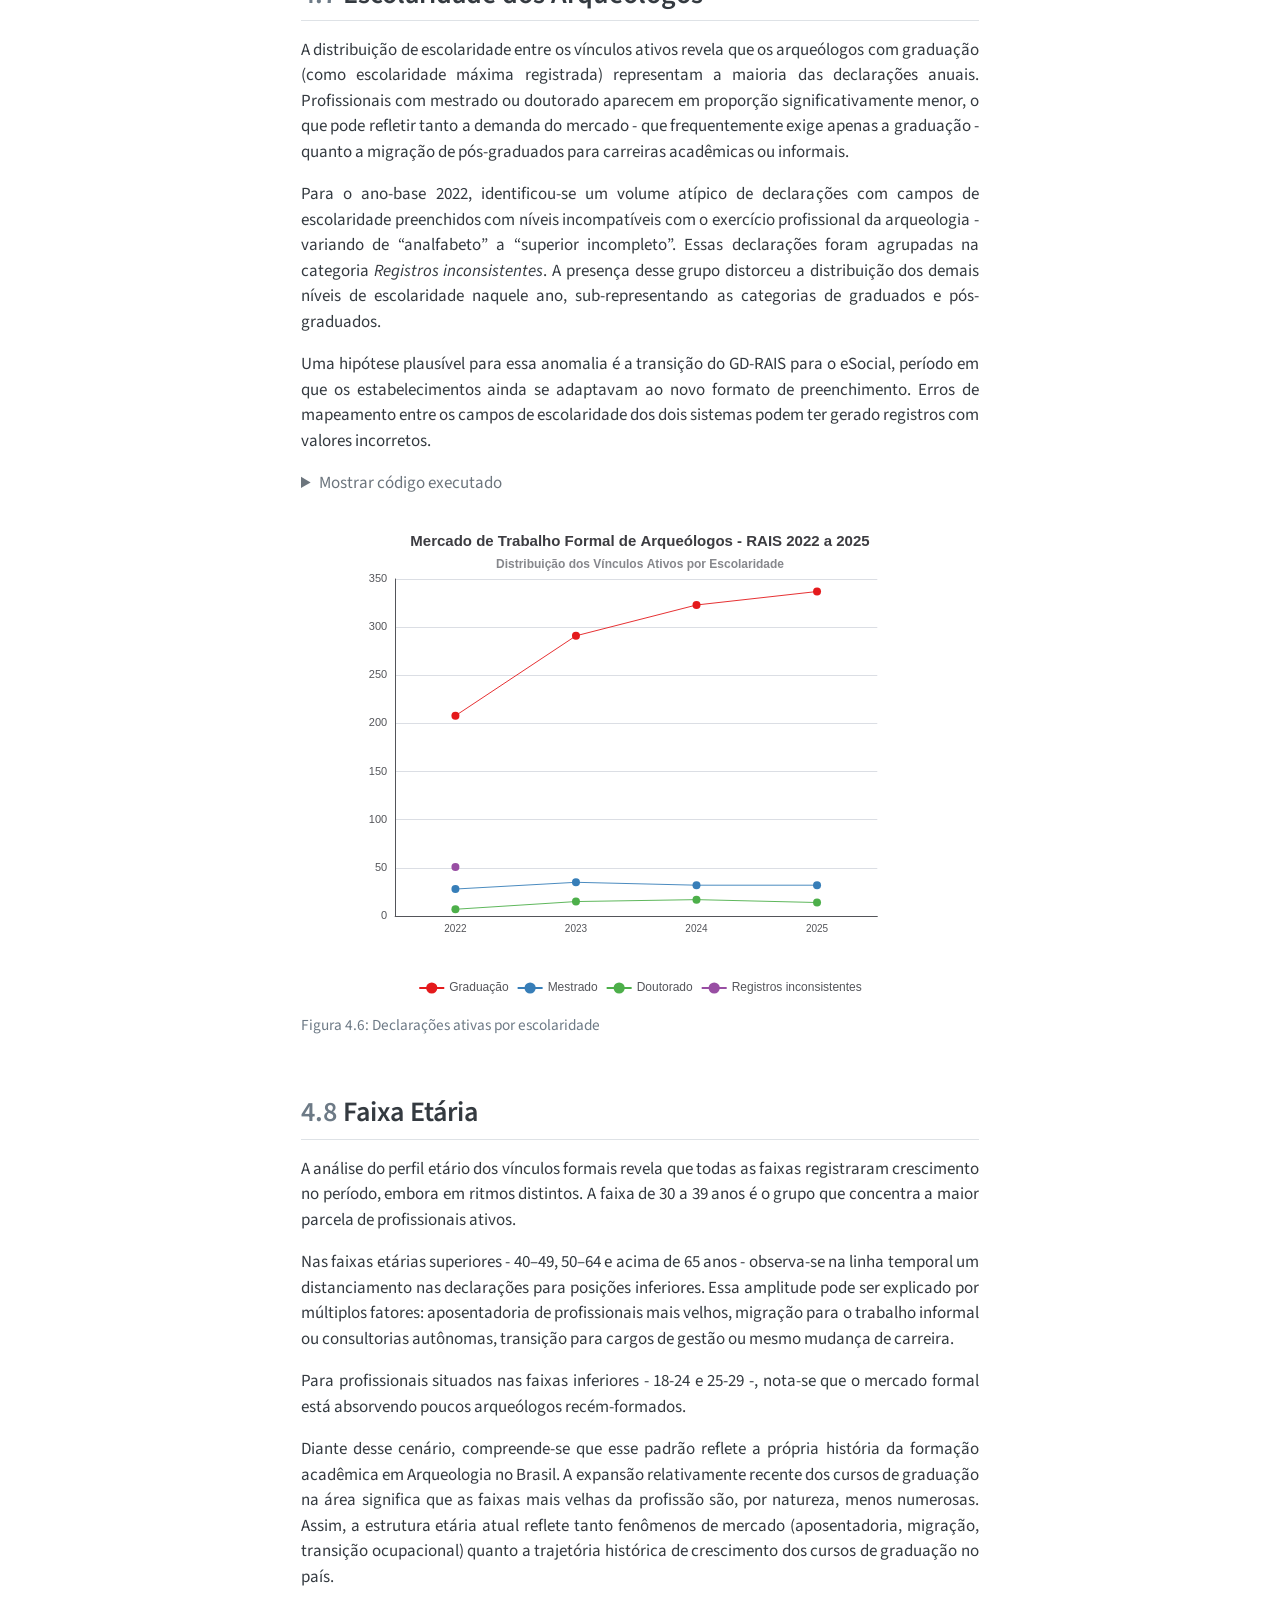
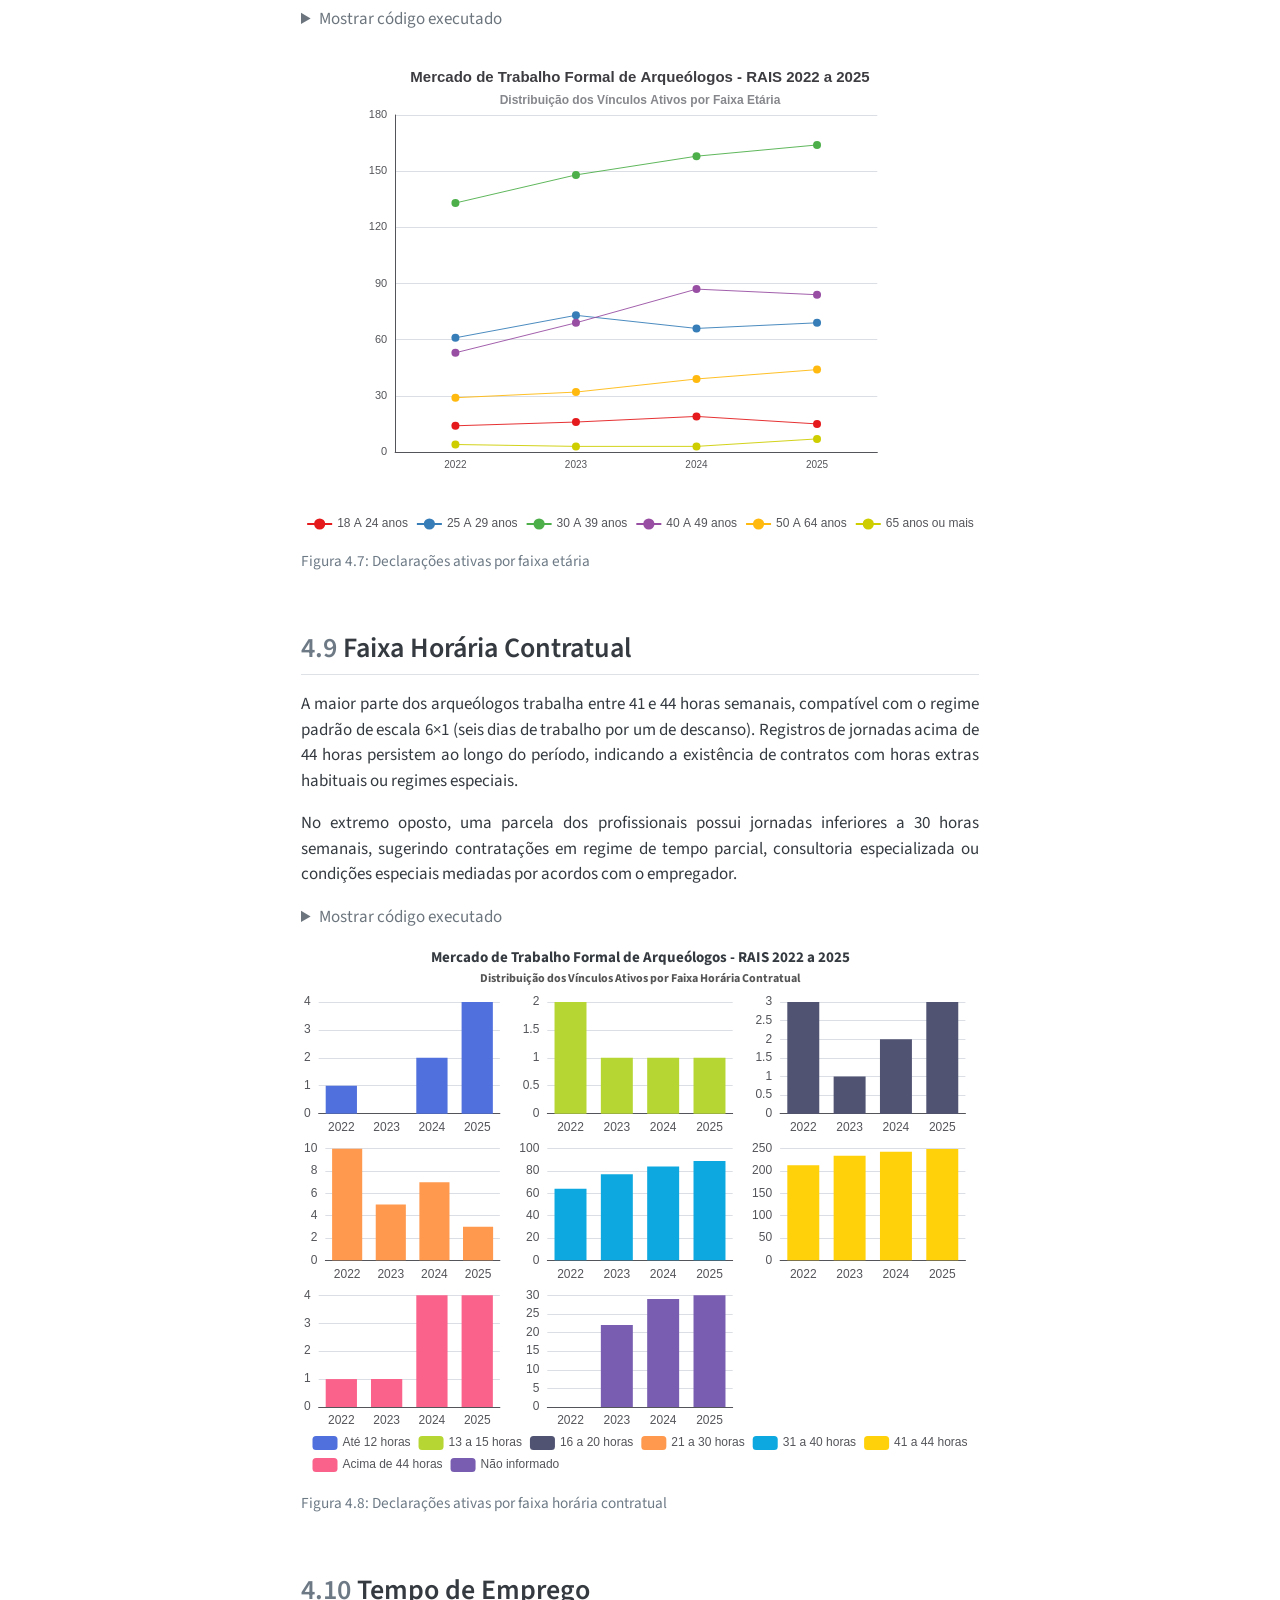
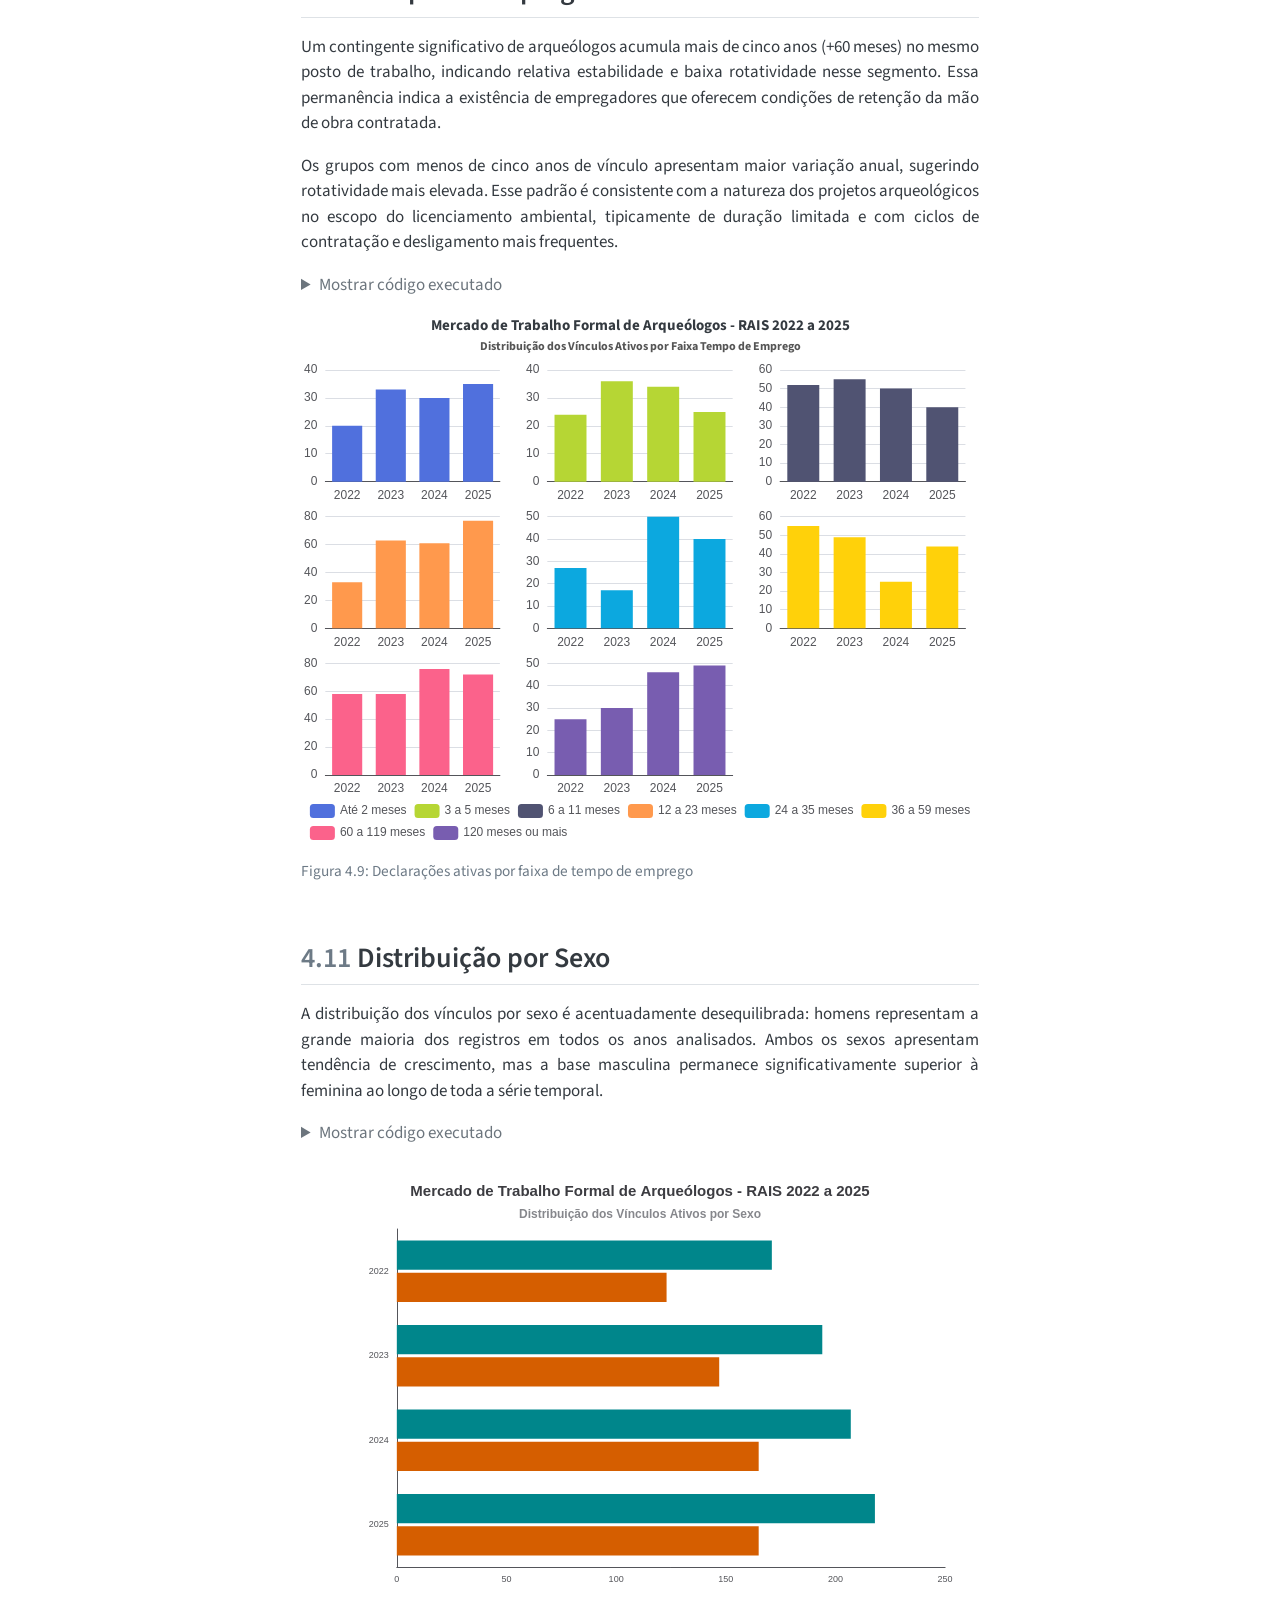
<file: docs/vinculos.html>
<!DOCTYPE html>
<html xmlns="http://www.w3.org/1999/xhtml" lang="pt-BR" xml:lang="pt-BR"><head>

<meta charset="utf-8">
<meta name="generator" content="quarto-1.8.27">

<meta name="viewport" content="width=device-width, initial-scale=1.0, user-scalable=yes">


<title>4&nbsp; Vínculos Ativos em 31/12 – RAIS – O Mercado de Trabalho Formal de Arqueólogos</title>
<style>
code{white-space: pre-wrap;}
span.smallcaps{font-variant: small-caps;}
div.columns{display: flex; gap: min(4vw, 1.5em);}
div.column{flex: auto; overflow-x: auto;}
div.hanging-indent{margin-left: 1.5em; text-indent: -1.5em;}
ul.task-list{list-style: none;}
ul.task-list li input[type="checkbox"] {
  width: 0.8em;
  margin: 0 0.8em 0.2em -1em; /* quarto-specific, see https://github.com/quarto-dev/quarto-cli/issues/4556 */ 
  vertical-align: middle;
}
/* CSS for syntax highlighting */
html { -webkit-text-size-adjust: 100%; }
pre > code.sourceCode { white-space: pre; position: relative; }
pre > code.sourceCode > span { display: inline-block; line-height: 1.25; }
pre > code.sourceCode > span:empty { height: 1.2em; }
.sourceCode { overflow: visible; }
code.sourceCode > span { color: inherit; text-decoration: inherit; }
div.sourceCode { margin: 1em 0; }
pre.sourceCode { margin: 0; }
@media screen {
div.sourceCode { overflow: auto; }
}
@media print {
pre > code.sourceCode { white-space: pre-wrap; }
pre > code.sourceCode > span { text-indent: -5em; padding-left: 5em; }
}
pre.numberSource code
  { counter-reset: source-line 0; }
pre.numberSource code > span
  { position: relative; left: -4em; counter-increment: source-line; }
pre.numberSource code > span > a:first-child::before
  { content: counter(source-line);
    position: relative; left: -1em; text-align: right; vertical-align: baseline;
    border: none; display: inline-block;
    -webkit-touch-callout: none; -webkit-user-select: none;
    -khtml-user-select: none; -moz-user-select: none;
    -ms-user-select: none; user-select: none;
    padding: 0 4px; width: 4em;
  }
pre.numberSource { margin-left: 3em;  padding-left: 4px; }
div.sourceCode
  {   }
@media screen {
pre > code.sourceCode > span > a:first-child::before { text-decoration: underline; }
}
/* CSS for citations */
div.csl-bib-body { }
div.csl-entry {
  clear: both;
  margin-bottom: 1em;
}
.hanging-indent div.csl-entry {
  margin-left:2em;
  text-indent:-2em;
}
div.csl-left-margin {
  min-width:2em;
  float:left;
}
div.csl-right-inline {
  margin-left:2em;
  padding-left:1em;
}
div.csl-indent {
  margin-left: 2em;
}</style>


<script src="site_libs/quarto-nav/quarto-nav.js"></script>
<script src="site_libs/quarto-nav/headroom.min.js"></script>
<script src="site_libs/clipboard/clipboard.min.js"></script>
<script src="site_libs/quarto-search/autocomplete.umd.js"></script>
<script src="site_libs/quarto-search/fuse.min.js"></script>
<script src="site_libs/quarto-search/quarto-search.js"></script>
<meta name="quarto:offset" content="./">
<link href="./remuneracao.html" rel="next">
<link href="./rais.html" rel="prev">
<script src="site_libs/quarto-html/quarto.js" type="module"></script>
<script src="site_libs/quarto-html/tabsets/tabsets.js" type="module"></script>
<script src="site_libs/quarto-html/axe/axe-check.js" type="module"></script>
<script src="site_libs/quarto-html/popper.min.js"></script>
<script src="site_libs/quarto-html/tippy.umd.min.js"></script>
<script src="site_libs/quarto-html/anchor.min.js"></script>
<link href="site_libs/quarto-html/tippy.css" rel="stylesheet">
<link href="site_libs/quarto-html/quarto-syntax-highlighting-8b4baf804e461d9b72633f0de59a0cac.css" rel="stylesheet" id="quarto-text-highlighting-styles">
<script src="site_libs/bootstrap/bootstrap.min.js"></script>
<link href="site_libs/bootstrap/bootstrap-icons.css" rel="stylesheet">
<link href="site_libs/bootstrap/bootstrap-377ea77c6c8207fca55e2638f7d4a50d.min.css" rel="stylesheet" append-hash="true" id="quarto-bootstrap" data-mode="light">
<script id="quarto-search-options" type="application/json">{
  "location": "sidebar",
  "copy-button": false,
  "collapse-after": 3,
  "panel-placement": "start",
  "type": "textbox",
  "limit": 50,
  "keyboard-shortcut": [
    "f",
    "/",
    "s"
  ],
  "show-item-context": false,
  "language": {
    "search-no-results-text": "Nenhum resultado",
    "search-matching-documents-text": "documentos correspondentes",
    "search-copy-link-title": "Copiar link para a busca",
    "search-hide-matches-text": "Esconder correspondências adicionais",
    "search-more-match-text": "mais correspondência neste documento",
    "search-more-matches-text": "mais correspondências neste documento",
    "search-clear-button-title": "Limpar",
    "search-text-placeholder": "",
    "search-detached-cancel-button-title": "Cancelar",
    "search-submit-button-title": "Procurar",
    "search-label": "Procurar"
  }
}</script>
<link href="site_libs/htmltools-fill-0.5.9/fill.css" rel="stylesheet">

<script src="site_libs/htmlwidgets-1.6.4/htmlwidgets.js"></script>

<script src="site_libs/echarts4r-6.0.0/echarts.min.js"></script>

<script src="site_libs/echarts4r-6.0.0/ecStat.min.js"></script>

<script src="site_libs/echarts4r-6.0.0/dataTool.min.js"></script>

<script src="site_libs/echarts4r-binding-0.5.0/echarts4r.js"></script>

<link href="site_libs/tabwid-1.1.3/tabwid.css" rel="stylesheet">

<script src="site_libs/tabwid-1.1.3/tabwid.js"></script>



<link rel="stylesheet" href="styles.css">
</head>

<body class="nav-sidebar floating quarto-light">

<div id="quarto-search-results"></div>
  <header id="quarto-header" class="headroom fixed-top">
  <nav class="quarto-secondary-nav">
    <div class="container-fluid d-flex">
      <button type="button" class="quarto-btn-toggle btn" data-bs-toggle="collapse" role="button" data-bs-target=".quarto-sidebar-collapse-item" aria-controls="quarto-sidebar" aria-expanded="false" aria-label="Alternar barra lateral" onclick="if (window.quartoToggleHeadroom) { window.quartoToggleHeadroom(); }">
        <i class="bi bi-layout-text-sidebar-reverse"></i>
      </button>
        <nav class="quarto-page-breadcrumbs" aria-label="breadcrumb"><ol class="breadcrumb"><li class="breadcrumb-item"><a href="./vinculos.html"><span class="chapter-number">4</span>&nbsp; <span class="chapter-title">Vínculos Ativos em 31/12 – RAIS</span></a></li></ol></nav>
        <a class="flex-grow-1" role="navigation" data-bs-toggle="collapse" data-bs-target=".quarto-sidebar-collapse-item" aria-controls="quarto-sidebar" aria-expanded="false" aria-label="Alternar barra lateral" onclick="if (window.quartoToggleHeadroom) { window.quartoToggleHeadroom(); }">      
        </a>
      <button type="button" class="btn quarto-search-button" aria-label="Procurar" onclick="window.quartoOpenSearch();">
        <i class="bi bi-search"></i>
      </button>
    </div>
  </nav>
</header>
<!-- content -->
<div id="quarto-content" class="quarto-container page-columns page-rows-contents page-layout-article">
<!-- sidebar -->
  <nav id="quarto-sidebar" class="sidebar collapse collapse-horizontal quarto-sidebar-collapse-item sidebar-navigation floating overflow-auto">
    <div class="pt-lg-2 mt-2 text-left sidebar-header">
    <div class="sidebar-title mb-0 py-0">
      <a href="./">O Mercado de Trabalho Formal de Arqueólogos</a> 
        <div class="sidebar-tools-main">
    <a href="https://github.com/machadotm/Novos_Dados_MTE_Arqueo" title="Repositório dos dados tratados da RAIS e do Novo CAGED" class="quarto-navigation-tool px-1" aria-label="Repositório dos dados tratados da RAIS e do Novo CAGED"><i class="bi bi-github"></i></a>
    <a href="https://github.com/machadotm/dados_mte_rais_arqueo_22-24" title="Código fonte" class="quarto-navigation-tool px-1" aria-label="Código fonte"><i class="bi bi-github"></i></a>
</div>
    </div>
      </div>
        <div class="mt-2 flex-shrink-0 align-items-center">
        <div class="sidebar-search">
        <div id="quarto-search" class="" title="Procurar"></div>
        </div>
        </div>
    <div class="sidebar-menu-container"> 
    <ul class="list-unstyled mt-1">
        <li class="sidebar-item">
  <div class="sidebar-item-container"> 
  <a href="./index.html" class="sidebar-item-text sidebar-link">
 <span class="menu-text"><span class="chapter-number">1</span>&nbsp; <span class="chapter-title">Notas Introdutórias</span></span></a>
  </div>
</li>
        <li class="sidebar-item">
  <div class="sidebar-item-container"> 
  <a href="./dados.html" class="sidebar-item-text sidebar-link">
 <span class="menu-text"><span class="chapter-number">2</span>&nbsp; <span class="chapter-title">Carregando e Processando Dados</span></span></a>
  </div>
</li>
        <li class="sidebar-item">
  <div class="sidebar-item-container"> 
  <a href="./rais.html" class="sidebar-item-text sidebar-link">
 <span class="menu-text"><span class="chapter-number">3</span>&nbsp; <span class="chapter-title">RAIS</span></span></a>
  </div>
</li>
        <li class="sidebar-item">
  <div class="sidebar-item-container"> 
  <a href="./vinculos.html" class="sidebar-item-text sidebar-link active">
 <span class="menu-text"><span class="chapter-number">4</span>&nbsp; <span class="chapter-title">Vínculos Ativos em 31/12 – RAIS</span></span></a>
  </div>
</li>
        <li class="sidebar-item">
  <div class="sidebar-item-container"> 
  <a href="./remuneracao.html" class="sidebar-item-text sidebar-link">
 <span class="menu-text"><span class="chapter-number">5</span>&nbsp; <span class="chapter-title">Remuneração dos Vínculos Ativos – RAIS</span></span></a>
  </div>
</li>
        <li class="sidebar-item">
  <div class="sidebar-item-container"> 
  <a href="./desligamentos.html" class="sidebar-item-text sidebar-link">
 <span class="menu-text"><span class="chapter-number">6</span>&nbsp; <span class="chapter-title">Vínculos Desligados em 31/12 – RAIS</span></span></a>
  </div>
</li>
        <li class="sidebar-item">
  <div class="sidebar-item-container"> 
  <a href="./caged.html" class="sidebar-item-text sidebar-link">
 <span class="menu-text"><span class="chapter-number">7</span>&nbsp; <span class="chapter-title">Novo CAGED</span></span></a>
  </div>
</li>
        <li class="sidebar-item">
  <div class="sidebar-item-container"> 
  <a href="./movimentacoes.html" class="sidebar-item-text sidebar-link">
 <span class="menu-text"><span class="chapter-number">8</span>&nbsp; <span class="chapter-title">Movimentações – Novo CAGED</span></span></a>
  </div>
</li>
        <li class="sidebar-item">
  <div class="sidebar-item-container"> 
  <a href="./admitidos.html" class="sidebar-item-text sidebar-link">
 <span class="menu-text"><span class="chapter-number">9</span>&nbsp; <span class="chapter-title">Remuneração dos Admitidos – Novo CAGED</span></span></a>
  </div>
</li>
        <li class="sidebar-item">
  <div class="sidebar-item-container"> 
  <a href="./narrativas.html" class="sidebar-item-text sidebar-link">
 <span class="menu-text"><span class="chapter-number">10</span>&nbsp; <span class="chapter-title">Interligando Dados e Construindo Narrativas</span></span></a>
  </div>
</li>
        <li class="sidebar-item">
  <div class="sidebar-item-container"> 
  <a href="./notas.html" class="sidebar-item-text sidebar-link">
 <span class="menu-text"><span class="chapter-number">11</span>&nbsp; <span class="chapter-title">Notas Metodológicas</span></span></a>
  </div>
</li>
        <li class="sidebar-item">
  <div class="sidebar-item-container"> 
  <a href="./agradecimentos.html" class="sidebar-item-text sidebar-link">
 <span class="menu-text"><span class="chapter-number">12</span>&nbsp; <span class="chapter-title">Agradecimentos</span></span></a>
  </div>
</li>
        <li class="sidebar-item">
  <div class="sidebar-item-container"> 
  <a href="./referencias.html" class="sidebar-item-text sidebar-link">
 <span class="menu-text">Referências</span></a>
  </div>
</li>
    </ul>
    </div>
</nav>
<div id="quarto-sidebar-glass" class="quarto-sidebar-collapse-item" data-bs-toggle="collapse" data-bs-target=".quarto-sidebar-collapse-item"></div>
<!-- margin-sidebar -->
    <div id="quarto-margin-sidebar" class="sidebar margin-sidebar">
        <nav id="TOC" role="doc-toc" class="toc-active">
    <h2 id="toc-title">Nesta seção</h2>
   
  <ul>
  <li><a href="#distribuição-por-região" id="toc-distribuição-por-região" class="nav-link active" data-scroll-target="#distribuição-por-região"><span class="header-section-number">4.1</span> Distribuição por Região</a></li>
  <li><a href="#sec-ativos-estados" id="toc-sec-ativos-estados" class="nav-link" data-scroll-target="#sec-ativos-estados"><span class="header-section-number">4.2</span> Distribuição por Estados</a></li>
  <li><a href="#tipo-de-vínculo-empregatício" id="toc-tipo-de-vínculo-empregatício" class="nav-link" data-scroll-target="#tipo-de-vínculo-empregatício"><span class="header-section-number">4.3</span> Tipo de Vínculo Empregatício</a></li>
  <li><a href="#natureza-jurídica-do-empregador" id="toc-natureza-jurídica-do-empregador" class="nav-link" data-scroll-target="#natureza-jurídica-do-empregador"><span class="header-section-number">4.4</span> Natureza Jurídica do Empregador</a></li>
  <li><a href="#distribuição-por-setores-econômicos" id="toc-distribuição-por-setores-econômicos" class="nav-link" data-scroll-target="#distribuição-por-setores-econômicos"><span class="header-section-number">4.5</span> Distribuição por Setores Econômicos</a></li>
  <li><a href="#trabalho-intermitente" id="toc-trabalho-intermitente" class="nav-link" data-scroll-target="#trabalho-intermitente"><span class="header-section-number">4.6</span> Trabalho Intermitente</a></li>
  <li><a href="#escolaridade-dos-arqueólogos" id="toc-escolaridade-dos-arqueólogos" class="nav-link" data-scroll-target="#escolaridade-dos-arqueólogos"><span class="header-section-number">4.7</span> Escolaridade dos Arqueólogos</a></li>
  <li><a href="#faixa-etária" id="toc-faixa-etária" class="nav-link" data-scroll-target="#faixa-etária"><span class="header-section-number">4.8</span> Faixa Etária</a></li>
  <li><a href="#faixa-horária-contratual" id="toc-faixa-horária-contratual" class="nav-link" data-scroll-target="#faixa-horária-contratual"><span class="header-section-number">4.9</span> Faixa Horária Contratual</a></li>
  <li><a href="#tempo-de-emprego" id="toc-tempo-de-emprego" class="nav-link" data-scroll-target="#tempo-de-emprego"><span class="header-section-number">4.10</span> Tempo de Emprego</a></li>
  <li><a href="#distribuição-por-sexo" id="toc-distribuição-por-sexo" class="nav-link" data-scroll-target="#distribuição-por-sexo"><span class="header-section-number">4.11</span> Distribuição por Sexo</a></li>
  <li><a href="#distribuição-por-cor-e-raça" id="toc-distribuição-por-cor-e-raça" class="nav-link" data-scroll-target="#distribuição-por-cor-e-raça"><span class="header-section-number">4.12</span> Distribuição por Cor e Raça</a></li>
  </ul>
<div class="toc-actions"><ul><li><a href="https://github.com/machadotm/dados_mte_rais_arqueo_22-24/blob/main/vinculos.qmd" class="toc-action"><i class="bi bi-github"></i>Código fonte do artigo</a></li><li><a href="https://github.com/machadotm/dados_mte_rais_arqueo_22-24/issues/new" class="toc-action"><i class="bi empty"></i>Relatar erro</a></li></ul></div></nav>
    </div>
<!-- main -->
<main class="content page-columns page-full" id="quarto-document-content">

<header id="title-block-header" class="quarto-title-block default">
<div class="quarto-title">
<h1 class="title"><span class="chapter-number">4</span>&nbsp; <span class="chapter-title">Vínculos Ativos em 31/12 – RAIS</span></h1>
</div>



<div class="quarto-title-meta">

    
  
    
  </div>
  


</header>


<p>Os gráficos a seguir foram gerados a partir das declarações cujo indicador de vínculo ativo em 31/12 apresenta o valor <code>"SIM"</code> - ou seja, referem-se exclusivamente a arqueólogos que permaneceram em seus postos de trabalho até o final de cada ano-base. A filtragem foi aplicada sobre a coluna <code>Ind.Vínculo.Ativo.31.12</code>, selecionando apenas os registros com status ativo no recorte temporal.</p>
<section id="distribuição-por-região" class="level2" data-number="4.1">
<h2 data-number="4.1" class="anchored" data-anchor-id="distribuição-por-região"><span class="header-section-number">4.1</span> Distribuição por Região</h2>
<p>Na distribuição dos vínculos ativos por macrorregião, a Região Sudeste concentra sistematicamente o maior volume de declarações ao longo de toda a série histórica. A Região Nordeste ocupa a segunda posição e exibe trajetória de crescimento contínuo ao longo do período. A Região Norte, embora registre o menor número absoluto de vínculos, demonstra crescimento constante, atingindo o maior estoque em 2025. Em contraste, a Região Centro-Oeste apresenta tendência de declínio, enquanto a Região Sul mantém um padrão de estabilidade nos registros trabalhistas.</p>
<div class="cell">
<details class="code-fold">
<summary>Mostrar código executado</summary>
<div class="code-copy-outer-scaffold"><div class="sourceCode cell-code" id="cb1"><pre class="sourceCode r code-with-copy"><code class="sourceCode r"><span id="cb1-1"><a href="#cb1-1" aria-hidden="true" tabindex="-1"></a>Regiao <span class="ot">&lt;-</span> Arqueo.RAIS<span class="fl">.2022</span>_2025 <span class="sc">%&gt;%</span> </span>
<span id="cb1-2"><a href="#cb1-2" aria-hidden="true" tabindex="-1"></a>  <span class="fu">filter</span>(Ind.Vínculo.Ativo.<span class="fl">31.12</span> <span class="sc">==</span> <span class="st">"SIM"</span>) <span class="sc">%&gt;%</span> </span>
<span id="cb1-3"><a href="#cb1-3" aria-hidden="true" tabindex="-1"></a>  <span class="fu">mutate</span>(<span class="at">regioes =</span> UF.Estabelecimento) <span class="sc">%&gt;%</span> </span>
<span id="cb1-4"><a href="#cb1-4" aria-hidden="true" tabindex="-1"></a>  <span class="fu">mutate</span>(<span class="at">regioes =</span> <span class="fu">recode</span>(regioes,</span>
<span id="cb1-5"><a href="#cb1-5" aria-hidden="true" tabindex="-1"></a>                          <span class="at">AC =</span> <span class="st">"NORTE"</span>, <span class="at">AM =</span> <span class="st">"NORTE"</span>, <span class="at">AP =</span> <span class="st">"NORTE"</span>, <span class="at">PA =</span> <span class="st">"NORTE"</span>, </span>
<span id="cb1-6"><a href="#cb1-6" aria-hidden="true" tabindex="-1"></a>                          <span class="at">RO =</span> <span class="st">"NORTE"</span>, <span class="at">RR =</span> <span class="st">"NORTE"</span>, <span class="at">TO =</span> <span class="st">"NORTE"</span>,</span>
<span id="cb1-7"><a href="#cb1-7" aria-hidden="true" tabindex="-1"></a>                          <span class="at">MA =</span> <span class="st">"NORDESTE"</span>, <span class="at">PI =</span> <span class="st">"NORDESTE"</span>, <span class="at">CE =</span> <span class="st">"NORDESTE"</span>, </span>
<span id="cb1-8"><a href="#cb1-8" aria-hidden="true" tabindex="-1"></a>                          <span class="at">RN =</span> <span class="st">"NORDESTE"</span>, <span class="at">PB =</span> <span class="st">"NORDESTE"</span>, <span class="at">PE =</span> <span class="st">"NORDESTE"</span>, </span>
<span id="cb1-9"><a href="#cb1-9" aria-hidden="true" tabindex="-1"></a>                          <span class="at">AL =</span> <span class="st">"NORDESTE"</span>, <span class="at">SE =</span> <span class="st">"NORDESTE"</span>, <span class="at">BA =</span> <span class="st">"NORDESTE"</span>,</span>
<span id="cb1-10"><a href="#cb1-10" aria-hidden="true" tabindex="-1"></a>                          <span class="at">GO =</span> <span class="st">"CENTRO-OESTE"</span>, <span class="at">DF =</span> <span class="st">"CENTRO-OESTE"</span>, <span class="at">MT =</span> <span class="st">"CENTRO-OESTE"</span>, </span>
<span id="cb1-11"><a href="#cb1-11" aria-hidden="true" tabindex="-1"></a>                          <span class="at">MS =</span> <span class="st">"CENTRO-OESTE"</span>,</span>
<span id="cb1-12"><a href="#cb1-12" aria-hidden="true" tabindex="-1"></a>                          <span class="at">MG =</span> <span class="st">"SUDESTE"</span>, <span class="at">SP =</span> <span class="st">"SUDESTE"</span>, <span class="at">RJ =</span> <span class="st">"SUDESTE"</span>, <span class="at">ES =</span> <span class="st">"SUDESTE"</span>,</span>
<span id="cb1-13"><a href="#cb1-13" aria-hidden="true" tabindex="-1"></a>                          <span class="at">PR =</span> <span class="st">"SUL"</span>, <span class="at">SC =</span> <span class="st">"SUL"</span>, <span class="at">RS =</span> <span class="st">"SUL"</span>)) <span class="sc">%&gt;%</span> </span>
<span id="cb1-14"><a href="#cb1-14" aria-hidden="true" tabindex="-1"></a>  <span class="fu">mutate</span>(<span class="at">regioes =</span> <span class="fu">factor</span>(regioes, </span>
<span id="cb1-15"><a href="#cb1-15" aria-hidden="true" tabindex="-1"></a>                          <span class="at">levels =</span> <span class="fu">c</span>(<span class="st">"NORTE"</span>, <span class="st">"NORDESTE"</span>, <span class="st">"CENTRO-OESTE"</span>,</span>
<span id="cb1-16"><a href="#cb1-16" aria-hidden="true" tabindex="-1"></a>                                     <span class="st">"SUDESTE"</span>, <span class="st">"SUL"</span>))) <span class="sc">%&gt;%</span> </span>
<span id="cb1-17"><a href="#cb1-17" aria-hidden="true" tabindex="-1"></a>  <span class="fu">group_by</span>(Ano, regioes) <span class="sc">%&gt;%</span> </span>
<span id="cb1-18"><a href="#cb1-18" aria-hidden="true" tabindex="-1"></a>  <span class="fu">summarise</span>(<span class="at">quant.regioes =</span> <span class="fu">n</span>(), <span class="at">.groups =</span> <span class="st">"drop"</span>) <span class="sc">|&gt;</span> </span>
<span id="cb1-19"><a href="#cb1-19" aria-hidden="true" tabindex="-1"></a>  <span class="fu">mutate</span>(<span class="at">Ano =</span> <span class="fu">as.factor</span>(Ano))</span>
<span id="cb1-20"><a href="#cb1-20" aria-hidden="true" tabindex="-1"></a></span>
<span id="cb1-21"><a href="#cb1-21" aria-hidden="true" tabindex="-1"></a>Regiao <span class="sc">|&gt;</span></span>
<span id="cb1-22"><a href="#cb1-22" aria-hidden="true" tabindex="-1"></a>  <span class="fu">group_by</span>(regioes) <span class="sc">|&gt;</span></span>
<span id="cb1-23"><a href="#cb1-23" aria-hidden="true" tabindex="-1"></a>  <span class="fu">e_charts</span>(Ano) <span class="sc">|&gt;</span></span>
<span id="cb1-24"><a href="#cb1-24" aria-hidden="true" tabindex="-1"></a>  <span class="fu">e_bar</span>(quant.regioes) <span class="sc">|&gt;</span></span>
<span id="cb1-25"><a href="#cb1-25" aria-hidden="true" tabindex="-1"></a>  <span class="fu">e_title</span>(</span>
<span id="cb1-26"><a href="#cb1-26" aria-hidden="true" tabindex="-1"></a>    <span class="at">text =</span> <span class="st">"Mercado de Trabalho Formal de Arqueólogos - RAIS 2022 a 2025"</span>,</span>
<span id="cb1-27"><a href="#cb1-27" aria-hidden="true" tabindex="-1"></a>    <span class="at">subtext =</span> <span class="st">"Distribuição dos Vínculos Ativos por Região"</span>,</span>
<span id="cb1-28"><a href="#cb1-28" aria-hidden="true" tabindex="-1"></a>    <span class="at">left =</span> <span class="st">"center"</span>,</span>
<span id="cb1-29"><a href="#cb1-29" aria-hidden="true" tabindex="-1"></a>    <span class="at">textStyle =</span> <span class="fu">list</span>(<span class="at">fontSize =</span> <span class="dv">15</span>, <span class="at">fontWeight =</span> <span class="st">"bold"</span>),</span>
<span id="cb1-30"><a href="#cb1-30" aria-hidden="true" tabindex="-1"></a>    <span class="at">subtextStyle =</span> <span class="fu">list</span>(<span class="at">fontSize =</span> <span class="dv">12</span>, <span class="at">fontWeight =</span> <span class="st">"bold"</span>)</span>
<span id="cb1-31"><a href="#cb1-31" aria-hidden="true" tabindex="-1"></a>  ) <span class="sc">%&gt;%</span></span>
<span id="cb1-32"><a href="#cb1-32" aria-hidden="true" tabindex="-1"></a>  <span class="fu">e_tooltip</span>(</span>
<span id="cb1-33"><a href="#cb1-33" aria-hidden="true" tabindex="-1"></a>    <span class="at">extraCssText =</span> <span class="st">"text-align: left;"</span>,</span>
<span id="cb1-34"><a href="#cb1-34" aria-hidden="true" tabindex="-1"></a>    <span class="at">trigger =</span> <span class="st">"item"</span>,</span>
<span id="cb1-35"><a href="#cb1-35" aria-hidden="true" tabindex="-1"></a>    <span class="at">formatter =</span> htmlwidgets<span class="sc">::</span><span class="fu">JS</span>(<span class="st">"</span></span>
<span id="cb1-36"><a href="#cb1-36" aria-hidden="true" tabindex="-1"></a><span class="st">      function(params) {</span></span>
<span id="cb1-37"><a href="#cb1-37" aria-hidden="true" tabindex="-1"></a><span class="st">        return 'Ano: ' + params.name + '&lt;br/&gt;' +</span></span>
<span id="cb1-38"><a href="#cb1-38" aria-hidden="true" tabindex="-1"></a><span class="st">               params.marker + ' ' + params.seriesName + ': ' + params.value[1];</span></span>
<span id="cb1-39"><a href="#cb1-39" aria-hidden="true" tabindex="-1"></a><span class="st">      }</span></span>
<span id="cb1-40"><a href="#cb1-40" aria-hidden="true" tabindex="-1"></a><span class="st">    "</span>)</span>
<span id="cb1-41"><a href="#cb1-41" aria-hidden="true" tabindex="-1"></a>  )</span></code></pre></div><button title="Copiar para a área de transferência" class="code-copy-button"><i class="bi"></i></button></div>
</details>
<div id="fig-regiao" class="cell-output-display quarto-float quarto-figure quarto-figure-center anchored">
<figure class="quarto-float quarto-float-fig figure">
<div aria-describedby="fig-regiao-caption-0ceaefa1-69ba-4598-a22c-09a6ac19f8ca">
<div class="echarts4r html-widget html-fill-item" id="htmlwidget-9529911171b6b8be58f0" style="width:100%;height:500px;"></div>
<script type="application/json" data-for="htmlwidget-9529911171b6b8be58f0">{"x":{"theme":"","tl":false,"draw":true,"renderer":"canvas","events":[],"buttons":[],"opts":{"yAxis":[{"show":true}],"xAxis":[{"data":["2022","2023","2024","2025"],"type":"category","boundaryGap":true}],"legend":{"data":["NORTE","NORDESTE","CENTRO-OESTE","SUDESTE","SUL"]},"series":[{"data":[{"value":["2022"," 8"]},{"value":["2023","12"]},{"value":["2024","14"]},{"value":["2025","25"]}],"name":"NORTE","type":"bar","yAxisIndex":0,"xAxisIndex":0,"coordinateSystem":"cartesian2d"},{"data":[{"value":["2022"," 83"]},{"value":["2023","107"]},{"value":["2024","114"]},{"value":["2025","127"]}],"name":"NORDESTE","type":"bar","yAxisIndex":0,"xAxisIndex":0,"coordinateSystem":"cartesian2d"},{"data":[{"value":["2022","25"]},{"value":["2023","45"]},{"value":["2024","31"]},{"value":["2025","23"]}],"name":"CENTRO-OESTE","type":"bar","yAxisIndex":0,"xAxisIndex":0,"coordinateSystem":"cartesian2d"},{"data":[{"value":["2022","125"]},{"value":["2023","130"]},{"value":["2024","164"]},{"value":["2025","159"]}],"name":"SUDESTE","type":"bar","yAxisIndex":0,"xAxisIndex":0,"coordinateSystem":"cartesian2d"},{"data":[{"value":["2022","53"]},{"value":["2023","47"]},{"value":["2024","49"]},{"value":["2025","49"]}],"name":"SUL","type":"bar","yAxisIndex":0,"xAxisIndex":0,"coordinateSystem":"cartesian2d"}],"title":[{"left":"center","textStyle":{"fontSize":15,"fontWeight":"bold"},"subtextStyle":{"fontSize":12,"fontWeight":"bold"},"text":"Mercado de Trabalho Formal de Arqueólogos - RAIS 2022 a 2025","subtext":"Distribuição dos Vínculos Ativos por Região"}],"tooltip":{"trigger":"item","extraCssText":"text-align: left;","formatter":"\n      function(params) {\n        return 'Ano: ' + params.name + '<br/>' +\n               params.marker + ' ' + params.seriesName + ': ' + params.value[1];\n      }\n    "}},"dispose":true},"evals":["opts.tooltip.formatter"],"jsHooks":[]}</script>
</div>
<figcaption class="quarto-float-caption-bottom quarto-float-caption quarto-float-fig" id="fig-regiao-caption-0ceaefa1-69ba-4598-a22c-09a6ac19f8ca">
Figura&nbsp;4.1: Declarações ativas por região
</figcaption>
</figure>
</div>
</div>
<blockquote class="blockquote">
<p>A regionalização adotada nesta análise segue a unidade federativa do estabelecimento empregador, ou seja, corresponde ao endereço cadastrado do CNPJ que declara o vínculo trabalhista, e não ao local onde a atividade arqueológica é efetivamente executada. Isso significa que os dados descrevem a localização geográfica das empresas contratantes - suas sedes ou filiais formais - e não o território onde os arqueólogos realizam seus trabalhos de campo.</p>
</blockquote>
</section>
<section id="sec-ativos-estados" class="level2 page-columns page-full" data-number="4.2">
<h2 data-number="4.2" class="anchored" data-anchor-id="sec-ativos-estados"><span class="header-section-number">4.2</span> Distribuição por Estados</h2>
<p>A desagregação regional por estados revela que nem todas as unidades federativas registraram vínculos ativos de arqueólogos no período analisado. A ausência é mais pronunciada nos estados da Região Norte, indicando menor inserção formal dessa profissão naquela macrorregião.</p>
<p>Em contrapartida, os estados de São Paulo, Pernambuco e Santa Catarina concentram as maiores quantidades de vínculos ativos, configurando polos regionais de demanda por mão de obra arqueológica. Esse padrão evidencia assimetria geográfica na distribuição das oportunidades de emprego formal, com a maior parte dos vínculos concentrada em poucas unidades federativas.</p>
<div class="cell column-page">
<details class="code-fold">
<summary>Mostrar código executado</summary>
<div class="code-copy-outer-scaffold"><div class="sourceCode cell-code" id="cb2"><pre class="sourceCode r code-with-copy"><code class="sourceCode r"><span id="cb2-1"><a href="#cb2-1" aria-hidden="true" tabindex="-1"></a>estados <span class="ot">&lt;-</span> Arqueo.RAIS<span class="fl">.2022</span>_2025 <span class="sc">%&gt;%</span> </span>
<span id="cb2-2"><a href="#cb2-2" aria-hidden="true" tabindex="-1"></a>dplyr<span class="sc">::</span><span class="fu">filter</span>(Ind.Vínculo.Ativo.<span class="fl">31.12</span><span class="sc">==</span><span class="st">"SIM"</span>) <span class="sc">%&gt;%</span> </span>
<span id="cb2-3"><a href="#cb2-3" aria-hidden="true" tabindex="-1"></a><span class="fu">group_by</span>(Ano, UF.Estabelecimento) <span class="sc">%&gt;%</span> </span>
<span id="cb2-4"><a href="#cb2-4" aria-hidden="true" tabindex="-1"></a>  <span class="fu">summarise</span>(<span class="at">quant.uf=</span> <span class="fu">n</span>(), <span class="at">.groups =</span> <span class="st">"drop"</span>) <span class="sc">|&gt;</span> </span>
<span id="cb2-5"><a href="#cb2-5" aria-hidden="true" tabindex="-1"></a>  <span class="fu">mutate</span>(<span class="at">Ano =</span> <span class="fu">as.factor</span>(Ano))</span>
<span id="cb2-6"><a href="#cb2-6" aria-hidden="true" tabindex="-1"></a></span>
<span id="cb2-7"><a href="#cb2-7" aria-hidden="true" tabindex="-1"></a>grafico <span class="ot">&lt;-</span> estados <span class="sc">|&gt;</span></span>
<span id="cb2-8"><a href="#cb2-8" aria-hidden="true" tabindex="-1"></a>  <span class="fu">group_by</span>(UF.Estabelecimento) <span class="sc">|&gt;</span></span>
<span id="cb2-9"><a href="#cb2-9" aria-hidden="true" tabindex="-1"></a>  <span class="fu">e_charts</span>(Ano) <span class="sc">|&gt;</span></span>
<span id="cb2-10"><a href="#cb2-10" aria-hidden="true" tabindex="-1"></a>  <span class="fu">e_bar</span>(quant.uf) <span class="sc">|&gt;</span></span>
<span id="cb2-11"><a href="#cb2-11" aria-hidden="true" tabindex="-1"></a>  <span class="fu">e_facet</span>(<span class="at">rows =</span> <span class="dv">4</span>, <span class="at">cols =</span> <span class="dv">6</span>, <span class="at">legend_pos =</span> <span class="st">"bottom"</span>, <span class="at">legend_space =</span> <span class="dv">12</span>) <span class="sc">|&gt;</span></span>
<span id="cb2-12"><a href="#cb2-12" aria-hidden="true" tabindex="-1"></a>  <span class="fu">e_tooltip</span>(</span>
<span id="cb2-13"><a href="#cb2-13" aria-hidden="true" tabindex="-1"></a>    <span class="at">extraCssText =</span> <span class="st">"text-align: left;"</span>,</span>
<span id="cb2-14"><a href="#cb2-14" aria-hidden="true" tabindex="-1"></a>    <span class="at">trigger =</span> <span class="st">"axis"</span>,</span>
<span id="cb2-15"><a href="#cb2-15" aria-hidden="true" tabindex="-1"></a>    <span class="at">formatter =</span> htmlwidgets<span class="sc">::</span><span class="fu">JS</span>(<span class="st">"</span></span>
<span id="cb2-16"><a href="#cb2-16" aria-hidden="true" tabindex="-1"></a><span class="st">      function(params) {</span></span>
<span id="cb2-17"><a href="#cb2-17" aria-hidden="true" tabindex="-1"></a><span class="st">        var ano = params[0].axisValue;</span></span>
<span id="cb2-18"><a href="#cb2-18" aria-hidden="true" tabindex="-1"></a><span class="st">        var result = 'Ano: ' + ano + '&lt;br/&gt;';</span></span>
<span id="cb2-19"><a href="#cb2-19" aria-hidden="true" tabindex="-1"></a><span class="st">        params.forEach(function(p) {</span></span>
<span id="cb2-20"><a href="#cb2-20" aria-hidden="true" tabindex="-1"></a><span class="st">          result += p.marker + ' ' + p.seriesName + ': ' + p.value[1] + '&lt;br/&gt;';</span></span>
<span id="cb2-21"><a href="#cb2-21" aria-hidden="true" tabindex="-1"></a><span class="st">        });</span></span>
<span id="cb2-22"><a href="#cb2-22" aria-hidden="true" tabindex="-1"></a><span class="st">        return result;</span></span>
<span id="cb2-23"><a href="#cb2-23" aria-hidden="true" tabindex="-1"></a><span class="st">      }</span></span>
<span id="cb2-24"><a href="#cb2-24" aria-hidden="true" tabindex="-1"></a><span class="st">    "</span>)</span>
<span id="cb2-25"><a href="#cb2-25" aria-hidden="true" tabindex="-1"></a>  )</span>
<span id="cb2-26"><a href="#cb2-26" aria-hidden="true" tabindex="-1"></a></span>
<span id="cb2-27"><a href="#cb2-27" aria-hidden="true" tabindex="-1"></a><span class="co"># Título externo ao gráfico</span></span>
<span id="cb2-28"><a href="#cb2-28" aria-hidden="true" tabindex="-1"></a>titulo_html <span class="ot">&lt;-</span> tags<span class="sc">$</span><span class="fu">div</span>(</span>
<span id="cb2-29"><a href="#cb2-29" aria-hidden="true" tabindex="-1"></a>  <span class="at">class =</span> <span class="st">"titulo-grafico"</span>,</span>
<span id="cb2-30"><a href="#cb2-30" aria-hidden="true" tabindex="-1"></a>  <span class="at">style =</span> <span class="st">"margin-bottom: 4px;"</span>,</span>
<span id="cb2-31"><a href="#cb2-31" aria-hidden="true" tabindex="-1"></a>  <span class="at">style =</span> <span class="st">"text-align: center; margin-bottom: 4px;"</span>,</span>
<span id="cb2-32"><a href="#cb2-32" aria-hidden="true" tabindex="-1"></a>  tags<span class="sc">$</span><span class="fu">p</span>(</span>
<span id="cb2-33"><a href="#cb2-33" aria-hidden="true" tabindex="-1"></a>    <span class="st">"Mercado de Trabalho Formal de Arqueólogos - RAIS 2022 a 2025"</span>,</span>
<span id="cb2-34"><a href="#cb2-34" aria-hidden="true" tabindex="-1"></a>    <span class="at">style =</span> <span class="st">"font-size: 15px; font-weight: bold; margin: 0;"</span></span>
<span id="cb2-35"><a href="#cb2-35" aria-hidden="true" tabindex="-1"></a>  ),</span>
<span id="cb2-36"><a href="#cb2-36" aria-hidden="true" tabindex="-1"></a>  tags<span class="sc">$</span><span class="fu">p</span>(</span>
<span id="cb2-37"><a href="#cb2-37" aria-hidden="true" tabindex="-1"></a>    <span class="st">"Distribuição dos Vínculos Ativos por Estados"</span>,</span>
<span id="cb2-38"><a href="#cb2-38" aria-hidden="true" tabindex="-1"></a>    <span class="at">style =</span> <span class="st">"font-size: 12px; font-weight: bold; margin: 0; color: #555;"</span></span>
<span id="cb2-39"><a href="#cb2-39" aria-hidden="true" tabindex="-1"></a>  )</span>
<span id="cb2-40"><a href="#cb2-40" aria-hidden="true" tabindex="-1"></a>)</span>
<span id="cb2-41"><a href="#cb2-41" aria-hidden="true" tabindex="-1"></a></span>
<span id="cb2-42"><a href="#cb2-42" aria-hidden="true" tabindex="-1"></a><span class="fu">browsable</span>(<span class="fu">tagList</span>(titulo_html, grafico))</span></code></pre></div><button title="Copiar para a área de transferência" class="code-copy-button"><i class="bi"></i></button></div>
</details>
<div id="fig-estados" class="cell-output-display quarto-float quarto-figure quarto-figure-center anchored">
<figure class="quarto-float quarto-float-fig figure">
<div aria-describedby="fig-estados-caption-0ceaefa1-69ba-4598-a22c-09a6ac19f8ca">
<div class="titulo-grafico" style="margin-bottom: 4px; text-align: center; margin-bottom: 4px;">
<p style="font-size: 15px; font-weight: bold; margin: 0;">Mercado de Trabalho Formal de Arqueólogos - RAIS 2022 a 2025</p>
<p style="font-size: 12px; font-weight: bold; margin: 0; color: #555;">Distribuição dos Vínculos Ativos por Estados</p>
</div>
<div class="echarts4r html-widget html-fill-item" id="htmlwidget-5a8c7b17f50784e531c2" style="width:100%;height:500px;"></div>
<script type="application/json" data-for="htmlwidget-5a8c7b17f50784e531c2">{"x":{"theme":"","tl":false,"draw":true,"renderer":"canvas","events":[],"buttons":[],"opts":{"yAxis":[{"show":true,"gridIndex":0},{"show":true,"gridIndex":1},{"show":true,"gridIndex":2},{"show":true,"gridIndex":3},{"show":true,"gridIndex":4},{"show":true,"gridIndex":5},{"show":true,"gridIndex":6},{"show":true,"gridIndex":7},{"show":true,"gridIndex":8},{"show":true,"gridIndex":9},{"show":true,"gridIndex":10},{"show":true,"gridIndex":11},{"show":true,"gridIndex":12},{"show":true,"gridIndex":13},{"show":true,"gridIndex":14},{"show":true,"gridIndex":15},{"show":true,"gridIndex":16},{"show":true,"gridIndex":17},{"show":true,"gridIndex":18},{"show":true,"gridIndex":19},{"show":true,"gridIndex":20},{"show":true,"gridIndex":21},{"show":true,"gridIndex":22},{"show":true,"gridIndex":23}],"xAxis":[{"data":["2022","2023","2024","2025"],"type":"category","boundaryGap":true,"gridIndex":0},{"data":["2022","2023","2024","2025"],"type":"category","boundaryGap":true,"gridIndex":1},{"data":["2022","2023","2024","2025"],"type":"category","boundaryGap":true,"gridIndex":2},{"data":["2022","2023","2024","2025"],"type":"category","boundaryGap":true,"gridIndex":3},{"data":["2022","2023","2024","2025"],"type":"category","boundaryGap":true,"gridIndex":4},{"data":["2022","2023","2024","2025"],"type":"category","boundaryGap":true,"gridIndex":5},{"data":["2022","2023","2024","2025"],"type":"category","boundaryGap":true,"gridIndex":6},{"data":["2022","2023","2024","2025"],"type":"category","boundaryGap":true,"gridIndex":7},{"data":["2022","2023","2024","2025"],"type":"category","boundaryGap":true,"gridIndex":8},{"data":["2022","2023","2024","2025"],"type":"category","boundaryGap":true,"gridIndex":9},{"data":["2022","2023","2024","2025"],"type":"category","boundaryGap":true,"gridIndex":10},{"data":["2022","2023","2024","2025"],"type":"category","boundaryGap":true,"gridIndex":11},{"data":["2022","2023","2024","2025"],"type":"category","boundaryGap":true,"gridIndex":12},{"data":["2022","2023","2024","2025"],"type":"category","boundaryGap":true,"gridIndex":13},{"data":["2022","2023","2024","2025"],"type":"category","boundaryGap":true,"gridIndex":14},{"data":["2022","2023","2024","2025"],"type":"category","boundaryGap":true,"gridIndex":15},{"data":["2022","2023","2024","2025"],"type":"category","boundaryGap":true,"gridIndex":16},{"data":["2022","2023","2024","2025"],"type":"category","boundaryGap":true,"gridIndex":17},{"data":["2022","2023","2024","2025"],"type":"category","boundaryGap":true,"gridIndex":18},{"data":["2022","2023","2024","2025"],"type":"category","boundaryGap":true,"gridIndex":19},{"data":["2022","2023","2024","2025"],"type":"category","boundaryGap":true,"gridIndex":20},{"data":["2022","2023","2024","2025"],"type":"category","boundaryGap":true,"gridIndex":21},{"data":["2022","2023","2024","2025"],"type":"category","boundaryGap":true,"gridIndex":22},{"data":["2022","2023","2024","2025"],"type":"category","boundaryGap":true,"gridIndex":23}],"legend":{"data":["AL","AM","AP","BA","CE","DF","ES","GO","MA","MG","MS","MT","PA","PB","PE","PI","PR","RJ","RN","RO","RS","SC","SE","SP"]},"series":[{"data":[{"value":["2022","2"]},{"value":["2023","2"]},{"value":["2024","1"]},{"value":["2025","1"]}],"name":"AL","type":"bar","yAxisIndex":0,"xAxisIndex":0,"coordinateSystem":"cartesian2d"},{"data":[{"value":["2022","5"]},{"value":["2023","7"]},{"value":["2024","5"]},{"value":["2025","8"]}],"name":"AM","type":"bar","yAxisIndex":1,"xAxisIndex":1,"coordinateSystem":"cartesian2d"},{"data":[{"value":["2022","1"]},{"value":["2025","1"]}],"name":"AP","type":"bar","yAxisIndex":2,"xAxisIndex":2,"coordinateSystem":"cartesian2d"},{"data":[{"value":["2022","10"]},{"value":["2023","10"]},{"value":["2024","12"]},{"value":["2025","12"]}],"name":"BA","type":"bar","yAxisIndex":3,"xAxisIndex":3,"coordinateSystem":"cartesian2d"},{"data":[{"value":["2022","20"]},{"value":["2023","21"]},{"value":["2024","24"]},{"value":["2025","22"]}],"name":"CE","type":"bar","yAxisIndex":4,"xAxisIndex":4,"coordinateSystem":"cartesian2d"},{"data":[{"value":["2022","12"]},{"value":["2023","10"]},{"value":["2024","12"]},{"value":["2025"," 8"]}],"name":"DF","type":"bar","yAxisIndex":5,"xAxisIndex":5,"coordinateSystem":"cartesian2d"},{"data":[{"value":["2022"," 6"]},{"value":["2023"," 3"]},{"value":["2024","12"]},{"value":["2025","11"]}],"name":"ES","type":"bar","yAxisIndex":6,"xAxisIndex":6,"coordinateSystem":"cartesian2d"},{"data":[{"value":["2022","11"]},{"value":["2023","34"]},{"value":["2024","18"]},{"value":["2025","12"]}],"name":"GO","type":"bar","yAxisIndex":7,"xAxisIndex":7,"coordinateSystem":"cartesian2d"},{"data":[{"value":["2023","2"]},{"value":["2024","3"]},{"value":["2025","3"]}],"name":"MA","type":"bar","yAxisIndex":8,"xAxisIndex":8,"coordinateSystem":"cartesian2d"},{"data":[{"value":["2022","20"]},{"value":["2023","20"]},{"value":["2024","18"]},{"value":["2025","20"]}],"name":"MG","type":"bar","yAxisIndex":9,"xAxisIndex":9,"coordinateSystem":"cartesian2d"},{"data":[{"value":["2022","1"]},{"value":["2023","1"]},{"value":["2024","1"]},{"value":["2025","1"]}],"name":"MS","type":"bar","yAxisIndex":10,"xAxisIndex":10,"coordinateSystem":"cartesian2d"},{"data":[{"value":["2022","1"]},{"value":["2025","2"]}],"name":"MT","type":"bar","yAxisIndex":11,"xAxisIndex":11,"coordinateSystem":"cartesian2d"},{"data":[{"value":["2022"," 2"]},{"value":["2023"," 3"]},{"value":["2024"," 6"]},{"value":["2025","11"]}],"name":"PA","type":"bar","yAxisIndex":12,"xAxisIndex":12,"coordinateSystem":"cartesian2d"},{"data":[{"value":["2022"," 1"]},{"value":["2023"," 6"]},{"value":["2024","12"]},{"value":["2025","12"]}],"name":"PB","type":"bar","yAxisIndex":13,"xAxisIndex":13,"coordinateSystem":"cartesian2d"},{"data":[{"value":["2022","38"]},{"value":["2023","56"]},{"value":["2024","50"]},{"value":["2025","63"]}],"name":"PE","type":"bar","yAxisIndex":14,"xAxisIndex":14,"coordinateSystem":"cartesian2d"},{"data":[{"value":["2022","5"]},{"value":["2023","3"]},{"value":["2024","6"]},{"value":["2025","8"]}],"name":"PI","type":"bar","yAxisIndex":15,"xAxisIndex":15,"coordinateSystem":"cartesian2d"},{"data":[{"value":["2022","4"]},{"value":["2023","6"]},{"value":["2024","7"]},{"value":["2025","9"]}],"name":"PR","type":"bar","yAxisIndex":16,"xAxisIndex":16,"coordinateSystem":"cartesian2d"},{"data":[{"value":["2022","25"]},{"value":["2023","24"]},{"value":["2024","25"]},{"value":["2025","30"]}],"name":"RJ","type":"bar","yAxisIndex":17,"xAxisIndex":17,"coordinateSystem":"cartesian2d"},{"data":[{"value":["2022","2"]},{"value":["2023","1"]},{"value":["2024","2"]},{"value":["2025","1"]}],"name":"RN","type":"bar","yAxisIndex":18,"xAxisIndex":18,"coordinateSystem":"cartesian2d"},{"data":[{"value":["2023","2"]},{"value":["2024","3"]},{"value":["2025","5"]}],"name":"RO","type":"bar","yAxisIndex":19,"xAxisIndex":19,"coordinateSystem":"cartesian2d"},{"data":[{"value":["2022","17"]},{"value":["2023","11"]},{"value":["2024","12"]},{"value":["2025","14"]}],"name":"RS","type":"bar","yAxisIndex":20,"xAxisIndex":20,"coordinateSystem":"cartesian2d"},{"data":[{"value":["2022","32"]},{"value":["2023","30"]},{"value":["2024","30"]},{"value":["2025","26"]}],"name":"SC","type":"bar","yAxisIndex":21,"xAxisIndex":21,"coordinateSystem":"cartesian2d"},{"data":[{"value":["2022","5"]},{"value":["2023","6"]},{"value":["2024","4"]},{"value":["2025","5"]}],"name":"SE","type":"bar","yAxisIndex":22,"xAxisIndex":22,"coordinateSystem":"cartesian2d"},{"data":[{"value":["2022"," 74"]},{"value":["2023"," 83"]},{"value":["2024","109"]},{"value":["2025"," 98"]}],"name":"SP","type":"bar","yAxisIndex":23,"xAxisIndex":23,"coordinateSystem":"cartesian2d"}],"grid":[{"height":"15.75%","width":"12.6666666666667%","top":"2%","left":"2%"},{"height":"15.75%","width":"12.6666666666667%","top":"2%","left":"18.6666666666667%"},{"height":"15.75%","width":"12.6666666666667%","top":"2%","left":"35.3333333333333%"},{"height":"15.75%","width":"12.6666666666667%","top":"2%","left":"52%"},{"height":"15.75%","width":"12.6666666666667%","top":"2%","left":"68.6666666666667%"},{"height":"15.75%","width":"12.6666666666667%","top":"2%","left":"85.3333333333333%"},{"height":"15.75%","width":"12.6666666666667%","top":"23.75%","left":"2%"},{"height":"15.75%","width":"12.6666666666667%","top":"23.75%","left":"18.6666666666667%"},{"height":"15.75%","width":"12.6666666666667%","top":"23.75%","left":"35.3333333333333%"},{"height":"15.75%","width":"12.6666666666667%","top":"23.75%","left":"52%"},{"height":"15.75%","width":"12.6666666666667%","top":"23.75%","left":"68.6666666666667%"},{"height":"15.75%","width":"12.6666666666667%","top":"23.75%","left":"85.3333333333333%"},{"height":"15.75%","width":"12.6666666666667%","top":"45.5%","left":"2%"},{"height":"15.75%","width":"12.6666666666667%","top":"45.5%","left":"18.6666666666667%"},{"height":"15.75%","width":"12.6666666666667%","top":"45.5%","left":"35.3333333333333%"},{"height":"15.75%","width":"12.6666666666667%","top":"45.5%","left":"52%"},{"height":"15.75%","width":"12.6666666666667%","top":"45.5%","left":"68.6666666666667%"},{"height":"15.75%","width":"12.6666666666667%","top":"45.5%","left":"85.3333333333333%"},{"height":"15.75%","width":"12.6666666666667%","top":"67.25%","left":"2%"},{"height":"15.75%","width":"12.6666666666667%","top":"67.25%","left":"18.6666666666667%"},{"height":"15.75%","width":"12.6666666666667%","top":"67.25%","left":"35.3333333333333%"},{"height":"15.75%","width":"12.6666666666667%","top":"67.25%","left":"52%"},{"height":"15.75%","width":"12.6666666666667%","top":"67.25%","left":"68.6666666666667%"},{"height":"15.75%","width":"12.6666666666667%","top":"67.25%","left":"85.3333333333333%"}],"tooltip":{"trigger":"axis","extraCssText":"text-align: left;","formatter":"\n      function(params) {\n        var ano = params[0].axisValue;\n        var result = 'Ano: ' + ano + '<br/>';\n        params.forEach(function(p) {\n          result += p.marker + ' ' + p.seriesName + ': ' + p.value[1] + '<br/>';\n        });\n        return result;\n      }\n    "}},"dispose":true},"evals":["opts.tooltip.formatter"],"jsHooks":[]}</script>
</div>
<figcaption class="quarto-float-caption-bottom quarto-float-caption quarto-float-fig" id="fig-estados-caption-0ceaefa1-69ba-4598-a22c-09a6ac19f8ca">
Figura&nbsp;4.2: Declarações ativas por estados
</figcaption>
</figure>
</div>
</div>
</section>
<section id="tipo-de-vínculo-empregatício" class="level2" data-number="4.3">
<h2 data-number="4.3" class="anchored" data-anchor-id="tipo-de-vínculo-empregatício"><span class="header-section-number">4.3</span> Tipo de Vínculo Empregatício</h2>
<p>No que se refere à natureza do vínculo, a participação da administração pública é minoritária: arqueólogos em órgãos públicos representam aproximadamente 16% do total de declarações ativas no período analisado. Observa-se crescimento modesto nesse segmento até 2024, embora não tenham sido identificados concursos públicos de destaques nesse intervalo que expliquem a tendência evidenciada.</p>
<p>Em 2025, o IPHAN executou contratações de 15 arqueólogos derivados do <a href="https://www.in.gov.br/web/dou/-/edital-n-1-de-3-de-dezembro-de-2024-599671293" title="Link do edital do PSS/IPHAN">Processo Seletivo Simplificado</a> - mecanismo de contratação temporária previsto na legislação federal <span class="citation" data-cites="brasil1993lei8745">(<a href="referencias.html#ref-brasil1993lei8745" role="doc-biblioref">Brasil, 1993</a>)</span>. Contudo, esse evento não explica a variação observada no último ano, conforme será demonstrado no subitem seguinte.</p>
<div class="cell">
<details class="code-fold">
<summary>Mostrar código executado</summary>
<div class="code-copy-outer-scaffold"><div class="sourceCode cell-code" id="cb3"><pre class="sourceCode r code-with-copy"><code class="sourceCode r"><span id="cb3-1"><a href="#cb3-1" aria-hidden="true" tabindex="-1"></a>vinculos_empregaticio <span class="ot">&lt;-</span> Arqueo.RAIS<span class="fl">.2022</span>_2025 <span class="sc">%&gt;%</span></span>
<span id="cb3-2"><a href="#cb3-2" aria-hidden="true" tabindex="-1"></a>  dplyr<span class="sc">::</span><span class="fu">filter</span>(Ind.Vínculo.Ativo.<span class="fl">31.12</span><span class="sc">==</span><span class="st">"SIM"</span>) <span class="sc">%&gt;%</span> </span>
<span id="cb3-3"><a href="#cb3-3" aria-hidden="true" tabindex="-1"></a>  <span class="fu">mutate</span>(Tipo.Vínculo <span class="ot">=</span> dplyr<span class="sc">::</span><span class="fu">recode</span>(Tipo.Vínculo,</span>
<span id="cb3-4"><a href="#cb3-4" aria-hidden="true" tabindex="-1"></a>                                      <span class="st">"CLT R/PJ IND"</span> <span class="ot">=</span> <span class="st">"CELETISTA"</span>,</span>
<span id="cb3-5"><a href="#cb3-5" aria-hidden="true" tabindex="-1"></a>                                      <span class="st">"CLT U/PF IND"</span> <span class="ot">=</span> <span class="st">"CELETISTA"</span>,</span>
<span id="cb3-6"><a href="#cb3-6" aria-hidden="true" tabindex="-1"></a>                                      <span class="st">"CLT U/PJ DET"</span> <span class="ot">=</span> <span class="st">"CELETISTA"</span>,</span>
<span id="cb3-7"><a href="#cb3-7" aria-hidden="true" tabindex="-1"></a>                                      <span class="st">"CLT U/PJ IND"</span> <span class="ot">=</span> <span class="st">"CELETISTA"</span>,</span>
<span id="cb3-8"><a href="#cb3-8" aria-hidden="true" tabindex="-1"></a>                                      <span class="st">"CONT LEI EST"</span> <span class="ot">=</span> <span class="st">"ESTATUTÁRIO"</span>,</span>
<span id="cb3-9"><a href="#cb3-9" aria-hidden="true" tabindex="-1"></a>                                      <span class="st">"CONT LEI MUN"</span> <span class="ot">=</span> <span class="st">"ESTATUTÁRIO"</span>,</span>
<span id="cb3-10"><a href="#cb3-10" aria-hidden="true" tabindex="-1"></a>                                      <span class="st">"CONT PRZ DET"</span> <span class="ot">=</span> <span class="st">"CELETISTA"</span>,</span>
<span id="cb3-11"><a href="#cb3-11" aria-hidden="true" tabindex="-1"></a>                                      <span class="st">"ESTAT N/EFET"</span> <span class="ot">=</span> <span class="st">"ESTATUTÁRIO"</span>,</span>
<span id="cb3-12"><a href="#cb3-12" aria-hidden="true" tabindex="-1"></a>                                      <span class="st">"ESTAT RGPS"</span> <span class="ot">=</span> <span class="st">"ESTATUTÁRIO"</span>,</span>
<span id="cb3-13"><a href="#cb3-13" aria-hidden="true" tabindex="-1"></a>                                      <span class="st">"ESTATUTARIO"</span> <span class="ot">=</span> <span class="st">"ESTATUTÁRIO"</span>,</span>
<span id="cb3-14"><a href="#cb3-14" aria-hidden="true" tabindex="-1"></a>                                      <span class="st">"TEMPORARIO"</span> <span class="ot">=</span> <span class="st">"CELETISTA"</span>,</span>
<span id="cb3-15"><a href="#cb3-15" aria-hidden="true" tabindex="-1"></a>                                      <span class="st">"CLT R/PF IND"</span><span class="ot">=</span> <span class="st">"CELETISTA"</span>)) <span class="sc">%&gt;%</span> </span>
<span id="cb3-16"><a href="#cb3-16" aria-hidden="true" tabindex="-1"></a>  <span class="fu">group_by</span>(Ano, Tipo.Vínculo) <span class="sc">%&gt;%</span></span>
<span id="cb3-17"><a href="#cb3-17" aria-hidden="true" tabindex="-1"></a>  <span class="fu">summarise</span>(<span class="at">quant.tipo.vinculo=</span> <span class="fu">n</span>(), <span class="at">.groups =</span> <span class="st">"drop"</span>) <span class="sc">%&gt;%</span> </span>
<span id="cb3-18"><a href="#cb3-18" aria-hidden="true" tabindex="-1"></a>  <span class="fu">mutate</span>(Tipo.Vínculo <span class="ot">=</span> <span class="fu">factor</span>(Tipo.Vínculo, </span>
<span id="cb3-19"><a href="#cb3-19" aria-hidden="true" tabindex="-1"></a>                                          <span class="at">levels =</span> <span class="fu">c</span>(<span class="st">"CELETISTA"</span>, <span class="st">"ESTATUTÁRIO"</span>))) <span class="sc">%&gt;%</span> </span>
<span id="cb3-20"><a href="#cb3-20" aria-hidden="true" tabindex="-1"></a>  <span class="fu">arrange</span>(Ano, Tipo.Vínculo) <span class="sc">|&gt;</span> </span>
<span id="cb3-21"><a href="#cb3-21" aria-hidden="true" tabindex="-1"></a>  <span class="fu">mutate</span>(<span class="at">Ano =</span> <span class="fu">as.factor</span>(Ano))</span>
<span id="cb3-22"><a href="#cb3-22" aria-hidden="true" tabindex="-1"></a></span>
<span id="cb3-23"><a href="#cb3-23" aria-hidden="true" tabindex="-1"></a>vinculos_empregaticio <span class="sc">%&gt;%</span></span>
<span id="cb3-24"><a href="#cb3-24" aria-hidden="true" tabindex="-1"></a>  <span class="fu">group_by</span>(Tipo.Vínculo) <span class="sc">%&gt;%</span></span>
<span id="cb3-25"><a href="#cb3-25" aria-hidden="true" tabindex="-1"></a>  <span class="fu">e_charts</span>(Ano, <span class="at">timeline =</span> <span class="cn">FALSE</span>) <span class="sc">%&gt;%</span></span>
<span id="cb3-26"><a href="#cb3-26" aria-hidden="true" tabindex="-1"></a>  <span class="fu">e_bar</span>(quant.tipo.vinculo, <span class="at">stack =</span> <span class="cn">FALSE</span>) <span class="sc">%&gt;%</span></span>
<span id="cb3-27"><a href="#cb3-27" aria-hidden="true" tabindex="-1"></a>  <span class="fu">e_flip_coords</span>() <span class="sc">%&gt;%</span></span>
<span id="cb3-28"><a href="#cb3-28" aria-hidden="true" tabindex="-1"></a>  <span class="fu">e_y_axis</span>(<span class="at">inverse =</span> <span class="cn">TRUE</span>, <span class="at">axisLabel =</span> <span class="fu">list</span>(<span class="at">fontSize =</span> <span class="dv">9</span>)) <span class="sc">%&gt;%</span></span>
<span id="cb3-29"><a href="#cb3-29" aria-hidden="true" tabindex="-1"></a>  <span class="fu">e_x_axis</span>(</span>
<span id="cb3-30"><a href="#cb3-30" aria-hidden="true" tabindex="-1"></a>    <span class="at">axisLabel =</span> <span class="fu">list</span>(<span class="at">fontSize =</span> <span class="dv">9</span>),</span>
<span id="cb3-31"><a href="#cb3-31" aria-hidden="true" tabindex="-1"></a>    <span class="at">splitLine =</span> <span class="fu">list</span>(<span class="at">show =</span> <span class="cn">FALSE</span>), <span class="at">axisLine =</span> <span class="fu">list</span>(<span class="at">show =</span> <span class="cn">TRUE</span>)</span>
<span id="cb3-32"><a href="#cb3-32" aria-hidden="true" tabindex="-1"></a>  ) <span class="sc">%&gt;%</span></span>
<span id="cb3-33"><a href="#cb3-33" aria-hidden="true" tabindex="-1"></a>  <span class="fu">e_title</span>(</span>
<span id="cb3-34"><a href="#cb3-34" aria-hidden="true" tabindex="-1"></a>    <span class="at">text =</span> <span class="st">"Mercado de Trabalho Formal de Arqueólogos - RAIS 2022 a 2025"</span>,</span>
<span id="cb3-35"><a href="#cb3-35" aria-hidden="true" tabindex="-1"></a>    <span class="at">subtext =</span> <span class="st">"Distribuição dos Vínculos Ativos por Tipo de Vínculo Empregatício"</span>,</span>
<span id="cb3-36"><a href="#cb3-36" aria-hidden="true" tabindex="-1"></a>    <span class="at">left =</span> <span class="st">"center"</span>,</span>
<span id="cb3-37"><a href="#cb3-37" aria-hidden="true" tabindex="-1"></a>    <span class="at">textStyle =</span> <span class="fu">list</span>(<span class="at">fontSize =</span> <span class="dv">15</span>, <span class="at">fontWeight =</span> <span class="st">"bold"</span>),</span>
<span id="cb3-38"><a href="#cb3-38" aria-hidden="true" tabindex="-1"></a>    <span class="at">subtextStyle =</span> <span class="fu">list</span>(<span class="at">fontSize =</span> <span class="dv">12</span>, <span class="at">fontWeight =</span> <span class="st">"bold"</span>)</span>
<span id="cb3-39"><a href="#cb3-39" aria-hidden="true" tabindex="-1"></a>  ) <span class="sc">%&gt;%</span></span>
<span id="cb3-40"><a href="#cb3-40" aria-hidden="true" tabindex="-1"></a>  <span class="fu">e_color</span>(<span class="fu">c</span>(<span class="st">"#4682B4"</span>, <span class="st">"#FF8C00"</span>)) <span class="sc">%&gt;%</span></span>
<span id="cb3-41"><a href="#cb3-41" aria-hidden="true" tabindex="-1"></a>  <span class="fu">e_grid</span>(<span class="at">containLabel =</span> <span class="cn">TRUE</span>, <span class="at">left =</span> <span class="st">"10%"</span>, <span class="at">right =</span> <span class="st">"5%"</span>) <span class="sc">%&gt;%</span></span>
<span id="cb3-42"><a href="#cb3-42" aria-hidden="true" tabindex="-1"></a>  <span class="fu">e_tooltip</span>(</span>
<span id="cb3-43"><a href="#cb3-43" aria-hidden="true" tabindex="-1"></a>    <span class="at">extraCssText =</span> <span class="st">"text-align: left;"</span>,</span>
<span id="cb3-44"><a href="#cb3-44" aria-hidden="true" tabindex="-1"></a>    <span class="at">trigger =</span> <span class="st">"axis"</span>,</span>
<span id="cb3-45"><a href="#cb3-45" aria-hidden="true" tabindex="-1"></a>    <span class="at">formatter =</span> htmlwidgets<span class="sc">::</span><span class="fu">JS</span>(<span class="st">"</span></span>
<span id="cb3-46"><a href="#cb3-46" aria-hidden="true" tabindex="-1"></a><span class="st">      function(params) {</span></span>
<span id="cb3-47"><a href="#cb3-47" aria-hidden="true" tabindex="-1"></a><span class="st">        var ano = params[0].axisValue;</span></span>
<span id="cb3-48"><a href="#cb3-48" aria-hidden="true" tabindex="-1"></a><span class="st">        var result = 'Ano: ' + ano + '&lt;br/&gt;';</span></span>
<span id="cb3-49"><a href="#cb3-49" aria-hidden="true" tabindex="-1"></a><span class="st">        params.forEach(function(p) {</span></span>
<span id="cb3-50"><a href="#cb3-50" aria-hidden="true" tabindex="-1"></a><span class="st">          result += p.marker + ' ' + p.seriesName + ': ' + p.value[0] + '&lt;br/&gt;';</span></span>
<span id="cb3-51"><a href="#cb3-51" aria-hidden="true" tabindex="-1"></a><span class="st">        });</span></span>
<span id="cb3-52"><a href="#cb3-52" aria-hidden="true" tabindex="-1"></a><span class="st">        return result;</span></span>
<span id="cb3-53"><a href="#cb3-53" aria-hidden="true" tabindex="-1"></a><span class="st">      }</span></span>
<span id="cb3-54"><a href="#cb3-54" aria-hidden="true" tabindex="-1"></a><span class="st">    "</span>)</span>
<span id="cb3-55"><a href="#cb3-55" aria-hidden="true" tabindex="-1"></a>  )</span></code></pre></div><button title="Copiar para a área de transferência" class="code-copy-button"><i class="bi"></i></button></div>
</details>
<div id="fig-empregaticio" class="cell-output-display quarto-float quarto-figure quarto-figure-center anchored">
<figure class="quarto-float quarto-float-fig figure">
<div aria-describedby="fig-empregaticio-caption-0ceaefa1-69ba-4598-a22c-09a6ac19f8ca">
<div class="echarts4r html-widget html-fill-item" id="htmlwidget-086bfb8a75239cda81a5" style="width:100%;height:500px;"></div>
<script type="application/json" data-for="htmlwidget-086bfb8a75239cda81a5">{"x":{"theme":"","tl":false,"draw":true,"renderer":"canvas","events":[],"buttons":[],"opts":{"xAxis":[{"show":true,"axisLabel":{"fontSize":9},"splitLine":{"show":false},"axisLine":{"show":true}}],"yAxis":[{"data":["2022","2023","2024","2025"],"type":"category","boundaryGap":true,"inverse":true,"axisLabel":{"fontSize":9}}],"legend":{"data":["CELETISTA","ESTATUTÁRIO"]},"series":[{"data":[{"value":["246","2022"]},{"value":["286","2023"]},{"value":["312","2024"]},{"value":["312","2025"]}],"name":"CELETISTA","type":"bar","yAxisIndex":0,"xAxisIndex":0,"coordinateSystem":"cartesian2d","stack":false},{"data":[{"value":["48","2022"]},{"value":["55","2023"]},{"value":["60","2024"]},{"value":["71","2025"]}],"name":"ESTATUTÁRIO","type":"bar","yAxisIndex":0,"xAxisIndex":0,"coordinateSystem":"cartesian2d","stack":false}],"title":[{"left":"center","textStyle":{"fontSize":15,"fontWeight":"bold"},"subtextStyle":{"fontSize":12,"fontWeight":"bold"},"text":"Mercado de Trabalho Formal de Arqueólogos - RAIS 2022 a 2025","subtext":"Distribuição dos Vínculos Ativos por Tipo de Vínculo Empregatício"}],"color":["#4682B4","#FF8C00"],"grid":[{"containLabel":true,"left":"10%","right":"5%"}],"tooltip":{"trigger":"axis","extraCssText":"text-align: left;","formatter":"\n      function(params) {\n        var ano = params[0].axisValue;\n        var result = 'Ano: ' + ano + '<br/>';\n        params.forEach(function(p) {\n          result += p.marker + ' ' + p.seriesName + ': ' + p.value[0] + '<br/>';\n        });\n        return result;\n      }\n    "}},"dispose":true},"evals":["opts.tooltip.formatter"],"jsHooks":[]}</script>
</div>
<figcaption class="quarto-float-caption-bottom quarto-float-caption quarto-float-fig" id="fig-empregaticio-caption-0ceaefa1-69ba-4598-a22c-09a6ac19f8ca">
Figura&nbsp;4.3: Declarações ativas por modalidades de contratação
</figcaption>
</figure>
</div>
</div>
</section>
<section id="natureza-jurídica-do-empregador" class="level2" data-number="4.4">
<h2 data-number="4.4" class="anchored" data-anchor-id="natureza-jurídica-do-empregador"><span class="header-section-number">4.4</span> Natureza Jurídica do Empregador</h2>
<p>A análise por esfera administrativa revela que o setor público estadual foi o principal responsável pelo crescimento nos vínculos públicos de 2023 e 2024. Em 2025, o impulso veio do setor público municipal, invertendo o padrão observado nos anos anteriores.</p>
<p>Essa dinâmica suscita uma questão sobre a natureza desses registros. A continuidade do crescimento ao longo do período torna improvável que se trate de erro pontual na entrega das declarações, embora não elimine completamente essa possibilidade. Uma hipótese plausível - que demanda cruzamento de informações - é que determinados estados e municípios tenham recorrido a mecanismos de contratações flexíveis que não demanda seleções editalícias. Se confirmada, essa prática poderia explicar parte do crescimento observado, possivelmente vinculado à demanda crescente proveniente do licenciamento ambiental.</p>
<p>Destaca-se que o estoque do setor público federal permaneceu estável em 2025. Isso revela que o concurso temporário do IPHAN naquele ano - que contratou 15 arqueólogos via Processo Seletivo Simplificado - não impactou o código 2511-10 da Classificação Brasileira de Ocupações (<a href="https://www.gov.br/trabalho-e-emprego/pt-br/assuntos/cbo" title="Link para acesso a página da CBO">CBO/2002</a>), referente a identificação da ocupação de arqueólogo. Ocorre que as declarações desses profissionais foram registradas sob código CBO distinto, o que explica a ausência de efeito nos vínculos de âmbito federal. Esse procedimento contrasta com o ciclo de contratações temporárias anterior da mesma instituição (2014–2019), cujos registros foram corretamente classificados na CBO 2511-10, conforme documentado por Machado e Mageste <span class="citation" data-cites="machado2024arqueologos">(<a href="referencias.html#ref-machado2024arqueologos" role="doc-biblioref">2024</a>)</span>.</p>
<p>Para os empregadores do regime celetista, o quadro mostra tendências de estabilidade nas declarações trabalhistas.</p>
<div class="cell">
<details class="code-fold">
<summary>Mostrar código executado</summary>
<div class="code-copy-outer-scaffold"><div class="sourceCode cell-code" id="cb4"><pre class="sourceCode r code-with-copy"><code class="sourceCode r"><span id="cb4-1"><a href="#cb4-1" aria-hidden="true" tabindex="-1"></a>natureza_juridica <span class="ot">&lt;-</span> Arqueo.RAIS<span class="fl">.2022</span>_2025 <span class="sc">%&gt;%</span></span>
<span id="cb4-2"><a href="#cb4-2" aria-hidden="true" tabindex="-1"></a>  dplyr<span class="sc">::</span><span class="fu">filter</span>(Ind.Vínculo.Ativo.<span class="fl">31.12</span><span class="sc">==</span><span class="st">"SIM"</span>) <span class="sc">%&gt;%</span></span>
<span id="cb4-3"><a href="#cb4-3" aria-hidden="true" tabindex="-1"></a>  <span class="fu">mutate</span>(Natureza.Jurídica <span class="ot">=</span> dplyr<span class="sc">::</span><span class="fu">recode</span>(Natureza.Jurídica,</span>
<span id="cb4-4"><a href="#cb4-4" aria-hidden="true" tabindex="-1"></a>                                      <span class="st">"AUTARQ EST"</span> <span class="ot">=</span> <span class="st">"Setor Público Estadual"</span>,</span>
<span id="cb4-5"><a href="#cb4-5" aria-hidden="true" tabindex="-1"></a>                                      <span class="st">"AUTARQ FED"</span> <span class="ot">=</span> <span class="st">"Setor Público Federal"</span>,</span>
<span id="cb4-6"><a href="#cb4-6" aria-hidden="true" tabindex="-1"></a>                                      <span class="st">"CONS EMPRES"</span> <span class="ot">=</span> <span class="st">"Entidades Empresariais"</span>,</span>
<span id="cb4-7"><a href="#cb4-7" aria-hidden="true" tabindex="-1"></a>                                      <span class="st">"FRM MER IND"</span> <span class="ot">=</span> <span class="st">"Entidades Empresariais"</span>,</span>
<span id="cb4-8"><a href="#cb4-8" aria-hidden="true" tabindex="-1"></a>                                      <span class="st">"FUNDAC FED"</span> <span class="ot">=</span> <span class="st">"Setor Público Federal"</span>,</span>
<span id="cb4-9"><a href="#cb4-9" aria-hidden="true" tabindex="-1"></a>                                      <span class="st">"FUNDAC MUN"</span> <span class="ot">=</span> <span class="st">"Setor Público Municipal"</span>,</span>
<span id="cb4-10"><a href="#cb4-10" aria-hidden="true" tabindex="-1"></a>                                      <span class="st">"MUNICIPIO"</span> <span class="ot">=</span> <span class="st">"Setor Público Municipal"</span>,</span>
<span id="cb4-11"><a href="#cb4-11" aria-hidden="true" tabindex="-1"></a>                                      <span class="st">"ORG AUT FED"</span> <span class="ot">=</span> <span class="st">"Setor Público Federal"</span>,</span>
<span id="cb4-12"><a href="#cb4-12" aria-hidden="true" tabindex="-1"></a>                                      <span class="st">"OUT FUND PR"</span> <span class="ot">=</span> <span class="st">"Entidades sem Fins Lucrativos"</span>,</span>
<span id="cb4-13"><a href="#cb4-13" aria-hidden="true" tabindex="-1"></a>                                      <span class="st">"OUTR ORG"</span> <span class="ot">=</span> <span class="st">"Entidades sem Fins Lucrativos"</span>,</span>
<span id="cb4-14"><a href="#cb4-14" aria-hidden="true" tabindex="-1"></a>                                      <span class="st">"POD EXEC ES"</span> <span class="ot">=</span> <span class="st">"Setor Público Estadual"</span>,</span>
<span id="cb4-15"><a href="#cb4-15" aria-hidden="true" tabindex="-1"></a>                                      <span class="st">"POD EXEC FE"</span> <span class="ot">=</span><span class="st">"Setor Público Federal"</span>,</span>
<span id="cb4-16"><a href="#cb4-16" aria-hidden="true" tabindex="-1"></a>                                      <span class="st">"POD EXEC MU"</span> <span class="ot">=</span> <span class="st">"Setor Público Municipal"</span>,</span>
<span id="cb4-17"><a href="#cb4-17" aria-hidden="true" tabindex="-1"></a>                                      <span class="st">"POD LEG MUN"</span> <span class="ot">=</span> <span class="st">"Setor Público Municipal"</span>,</span>
<span id="cb4-18"><a href="#cb4-18" aria-hidden="true" tabindex="-1"></a>                                      <span class="st">"SA ABERTA"</span> <span class="ot">=</span> <span class="st">"Entidades Empresariais"</span>,</span>
<span id="cb4-19"><a href="#cb4-19" aria-hidden="true" tabindex="-1"></a>                                      <span class="st">"SA FECH"</span> <span class="ot">=</span> <span class="st">"Entidades Empresariais"</span>,</span>
<span id="cb4-20"><a href="#cb4-20" aria-hidden="true" tabindex="-1"></a>                                      <span class="st">"SERV SOC AU"</span> <span class="ot">=</span> <span class="st">"Entidades sem Fins Lucrativos"</span>,</span>
<span id="cb4-21"><a href="#cb4-21" aria-hidden="true" tabindex="-1"></a>                                      <span class="st">"SOC MISTA"</span> <span class="ot">=</span> <span class="st">"Entidades Empresariais"</span>,</span>
<span id="cb4-22"><a href="#cb4-22" aria-hidden="true" tabindex="-1"></a>                                      <span class="st">"SOC QT LTDA"</span> <span class="ot">=</span> <span class="st">"Entidades Empresariais"</span>,</span>
<span id="cb4-23"><a href="#cb4-23" aria-hidden="true" tabindex="-1"></a>                                      <span class="st">"SOC SIMP LTD"</span> <span class="ot">=</span> <span class="st">"Entidades Empresariais"</span>,</span>
<span id="cb4-24"><a href="#cb4-24" aria-hidden="true" tabindex="-1"></a>                                      <span class="st">"SOC SIMP PUR"</span> <span class="ot">=</span> <span class="st">"Entidades Empresariais"</span>,</span>
<span id="cb4-25"><a href="#cb4-25" aria-hidden="true" tabindex="-1"></a>                                      <span class="st">"{ñ class}"</span><span class="ot">=</span> <span class="st">"Não identificado e outros"</span>,</span>
<span id="cb4-26"><a href="#cb4-26" aria-hidden="true" tabindex="-1"></a>                                      <span class="st">"FUNDO ADM DIRET MUN"</span><span class="ot">=</span> <span class="st">"Setor Público Municipal"</span>,</span>
<span id="cb4-27"><a href="#cb4-27" aria-hidden="true" tabindex="-1"></a>                                      <span class="st">"EMP IND IMO"</span><span class="ot">=</span> <span class="st">"Não identificado e outros"</span>,</span>
<span id="cb4-28"><a href="#cb4-28" aria-hidden="true" tabindex="-1"></a>                                      <span class="st">"COOPERATIVA"</span><span class="ot">=</span> <span class="st">"Entidades Empresariais"</span>,</span>
<span id="cb4-29"><a href="#cb4-29" aria-hidden="true" tabindex="-1"></a>                                      <span class="at">.missing=</span> <span class="st">"Não identificado e outros"</span>)) <span class="sc">%&gt;%</span> </span>
<span id="cb4-30"><a href="#cb4-30" aria-hidden="true" tabindex="-1"></a>  <span class="fu">group_by</span>(Ano, Natureza.Jurídica) <span class="sc">%&gt;%</span></span>
<span id="cb4-31"><a href="#cb4-31" aria-hidden="true" tabindex="-1"></a>  <span class="fu">summarise</span>(<span class="at">quant.nat.jur=</span> <span class="fu">n</span>(), <span class="at">.groups =</span> <span class="st">"drop"</span>) <span class="sc">%&gt;%</span> </span>
<span id="cb4-32"><a href="#cb4-32" aria-hidden="true" tabindex="-1"></a>  <span class="fu">ungroup</span>() <span class="sc">%&gt;%</span> </span>
<span id="cb4-33"><a href="#cb4-33" aria-hidden="true" tabindex="-1"></a>  dplyr<span class="sc">::</span><span class="fu">select</span>(Ano, Natureza.Jurídica, quant.nat.jur) <span class="sc">%&gt;%</span> </span>
<span id="cb4-34"><a href="#cb4-34" aria-hidden="true" tabindex="-1"></a>  <span class="fu">mutate</span>(Natureza.Jurídica <span class="ot">=</span> <span class="fu">factor</span>(Natureza.Jurídica, </span>
<span id="cb4-35"><a href="#cb4-35" aria-hidden="true" tabindex="-1"></a>                             <span class="at">levels =</span> <span class="fu">c</span>(<span class="st">"Setor Público Federal"</span>, <span class="st">"Setor Público Estadual"</span>,</span>
<span id="cb4-36"><a href="#cb4-36" aria-hidden="true" tabindex="-1"></a>                                        <span class="st">"Setor Público Municipal"</span>, <span class="st">"Entidades Empresariais"</span>,</span>
<span id="cb4-37"><a href="#cb4-37" aria-hidden="true" tabindex="-1"></a>                                        <span class="st">"Entidades sem Fins Lucrativos"</span>, <span class="st">"Não identificado e outros"</span>))) <span class="sc">|&gt;</span> </span>
<span id="cb4-38"><a href="#cb4-38" aria-hidden="true" tabindex="-1"></a>  <span class="fu">mutate</span>(<span class="at">Ano =</span> <span class="fu">as.factor</span>(Ano))</span>
<span id="cb4-39"><a href="#cb4-39" aria-hidden="true" tabindex="-1"></a></span>
<span id="cb4-40"><a href="#cb4-40" aria-hidden="true" tabindex="-1"></a></span>
<span id="cb4-41"><a href="#cb4-41" aria-hidden="true" tabindex="-1"></a>grafico <span class="ot">&lt;-</span> natureza_juridica <span class="sc">|&gt;</span></span>
<span id="cb4-42"><a href="#cb4-42" aria-hidden="true" tabindex="-1"></a>  <span class="fu">group_by</span>(Natureza.Jurídica) <span class="sc">|&gt;</span></span>
<span id="cb4-43"><a href="#cb4-43" aria-hidden="true" tabindex="-1"></a>  <span class="fu">e_charts</span>(Ano) <span class="sc">|&gt;</span></span>
<span id="cb4-44"><a href="#cb4-44" aria-hidden="true" tabindex="-1"></a>  <span class="fu">e_bar</span>(quant.nat.jur) <span class="sc">|&gt;</span></span>
<span id="cb4-45"><a href="#cb4-45" aria-hidden="true" tabindex="-1"></a>  <span class="fu">e_facet</span>(<span class="at">rows =</span> <span class="dv">2</span>, <span class="at">cols=</span><span class="dv">3</span>, <span class="at">legend_pos =</span> <span class="st">"bottom"</span>, <span class="at">legend_space =</span> <span class="dv">12</span>) <span class="sc">|&gt;</span> </span>
<span id="cb4-46"><a href="#cb4-46" aria-hidden="true" tabindex="-1"></a>  <span class="fu">e_tooltip</span>(</span>
<span id="cb4-47"><a href="#cb4-47" aria-hidden="true" tabindex="-1"></a>    <span class="at">extraCssText =</span> <span class="st">"text-align: left;"</span>,</span>
<span id="cb4-48"><a href="#cb4-48" aria-hidden="true" tabindex="-1"></a>    <span class="at">trigger =</span> <span class="st">"axis"</span>,</span>
<span id="cb4-49"><a href="#cb4-49" aria-hidden="true" tabindex="-1"></a>    <span class="at">formatter =</span> htmlwidgets<span class="sc">::</span><span class="fu">JS</span>(<span class="st">"</span></span>
<span id="cb4-50"><a href="#cb4-50" aria-hidden="true" tabindex="-1"></a><span class="st">      function(params) {</span></span>
<span id="cb4-51"><a href="#cb4-51" aria-hidden="true" tabindex="-1"></a><span class="st">        var ano = params[0].axisValue;</span></span>
<span id="cb4-52"><a href="#cb4-52" aria-hidden="true" tabindex="-1"></a><span class="st">        var result = 'Ano: ' + ano + '&lt;br/&gt;';</span></span>
<span id="cb4-53"><a href="#cb4-53" aria-hidden="true" tabindex="-1"></a><span class="st">        params.forEach(function(p) {</span></span>
<span id="cb4-54"><a href="#cb4-54" aria-hidden="true" tabindex="-1"></a><span class="st">          result += p.marker + ' ' + p.seriesName + ': ' + p.value[1] + '&lt;br/&gt;';</span></span>
<span id="cb4-55"><a href="#cb4-55" aria-hidden="true" tabindex="-1"></a><span class="st">        });</span></span>
<span id="cb4-56"><a href="#cb4-56" aria-hidden="true" tabindex="-1"></a><span class="st">        return result;</span></span>
<span id="cb4-57"><a href="#cb4-57" aria-hidden="true" tabindex="-1"></a><span class="st">      }</span></span>
<span id="cb4-58"><a href="#cb4-58" aria-hidden="true" tabindex="-1"></a><span class="st">    "</span>)</span>
<span id="cb4-59"><a href="#cb4-59" aria-hidden="true" tabindex="-1"></a>  )</span>
<span id="cb4-60"><a href="#cb4-60" aria-hidden="true" tabindex="-1"></a></span>
<span id="cb4-61"><a href="#cb4-61" aria-hidden="true" tabindex="-1"></a>titulo_html <span class="ot">&lt;-</span> tags<span class="sc">$</span><span class="fu">div</span>(</span>
<span id="cb4-62"><a href="#cb4-62" aria-hidden="true" tabindex="-1"></a>  <span class="at">class =</span> <span class="st">"titulo-grafico"</span>,</span>
<span id="cb4-63"><a href="#cb4-63" aria-hidden="true" tabindex="-1"></a>  <span class="at">style =</span> <span class="st">"margin-bottom: 4px;"</span>,</span>
<span id="cb4-64"><a href="#cb4-64" aria-hidden="true" tabindex="-1"></a>  <span class="at">style =</span> <span class="st">"text-align: center; margin-bottom: 4px;"</span>,</span>
<span id="cb4-65"><a href="#cb4-65" aria-hidden="true" tabindex="-1"></a>  tags<span class="sc">$</span><span class="fu">p</span>(</span>
<span id="cb4-66"><a href="#cb4-66" aria-hidden="true" tabindex="-1"></a>    <span class="st">"Mercado de Trabalho Formal de Arqueólogos - RAIS 2022 a 2025"</span>,</span>
<span id="cb4-67"><a href="#cb4-67" aria-hidden="true" tabindex="-1"></a>    <span class="at">style =</span> <span class="st">"font-size: 15px; font-weight: bold; margin: 0;"</span></span>
<span id="cb4-68"><a href="#cb4-68" aria-hidden="true" tabindex="-1"></a>  ),</span>
<span id="cb4-69"><a href="#cb4-69" aria-hidden="true" tabindex="-1"></a>  tags<span class="sc">$</span><span class="fu">p</span>(</span>
<span id="cb4-70"><a href="#cb4-70" aria-hidden="true" tabindex="-1"></a>    <span class="st">"Distribuição dos Vínculos Ativos por Natureza Jurídica do Empregador"</span>,</span>
<span id="cb4-71"><a href="#cb4-71" aria-hidden="true" tabindex="-1"></a>    <span class="at">style =</span> <span class="st">"font-size: 12px; font-weight: bold; margin: 0; color: #555;"</span></span>
<span id="cb4-72"><a href="#cb4-72" aria-hidden="true" tabindex="-1"></a>  )</span>
<span id="cb4-73"><a href="#cb4-73" aria-hidden="true" tabindex="-1"></a>)</span>
<span id="cb4-74"><a href="#cb4-74" aria-hidden="true" tabindex="-1"></a></span>
<span id="cb4-75"><a href="#cb4-75" aria-hidden="true" tabindex="-1"></a><span class="fu">browsable</span>(<span class="fu">tagList</span>(titulo_html, grafico))</span></code></pre></div><button title="Copiar para a área de transferência" class="code-copy-button"><i class="bi"></i></button></div>
</details>
<div id="fig-juridico" class="cell-output-display quarto-float quarto-figure quarto-figure-center anchored">
<figure class="quarto-float quarto-float-fig figure">
<div aria-describedby="fig-juridico-caption-0ceaefa1-69ba-4598-a22c-09a6ac19f8ca">
<div class="titulo-grafico" style="margin-bottom: 4px; text-align: center; margin-bottom: 4px;">
<p style="font-size: 15px; font-weight: bold; margin: 0;">Mercado de Trabalho Formal de Arqueólogos - RAIS 2022 a 2025</p>
<p style="font-size: 12px; font-weight: bold; margin: 0; color: #555;">Distribuição dos Vínculos Ativos por Natureza Jurídica do Empregador</p>
</div>
<div class="echarts4r html-widget html-fill-item" id="htmlwidget-9d66dd990af9649572a7" style="width:100%;height:500px;"></div>
<script type="application/json" data-for="htmlwidget-9d66dd990af9649572a7">{"x":{"theme":"","tl":false,"draw":true,"renderer":"canvas","events":[],"buttons":[],"opts":{"yAxis":[{"show":true,"gridIndex":0},{"show":true,"gridIndex":1},{"show":true,"gridIndex":2},{"show":true,"gridIndex":3},{"show":true,"gridIndex":4},{"show":true,"gridIndex":5}],"xAxis":[{"data":["2022","2023","2024","2025"],"type":"category","boundaryGap":true,"gridIndex":0},{"data":["2022","2023","2024","2025"],"type":"category","boundaryGap":true,"gridIndex":1},{"data":["2022","2023","2024","2025"],"type":"category","boundaryGap":true,"gridIndex":2},{"data":["2022","2023","2024","2025"],"type":"category","boundaryGap":true,"gridIndex":3},{"data":["2022","2023","2024","2025"],"type":"category","boundaryGap":true,"gridIndex":4},{"data":["2022","2023","2024","2025"],"type":"category","boundaryGap":true,"gridIndex":5}],"legend":{"data":["Setor Público Federal","Setor Público Estadual","Setor Público Municipal","Entidades Empresariais","Entidades sem Fins Lucrativos","Não identificado e outros"]},"series":[{"data":[{"value":["2022","30"]},{"value":["2023","29"]},{"value":["2024","29"]},{"value":["2025","29"]}],"name":"Setor Público Federal","type":"bar","yAxisIndex":0,"xAxisIndex":0,"coordinateSystem":"cartesian2d"},{"data":[{"value":["2022"," 1"]},{"value":["2023","10"]},{"value":["2024","16"]},{"value":["2025","16"]}],"name":"Setor Público Estadual","type":"bar","yAxisIndex":1,"xAxisIndex":1,"coordinateSystem":"cartesian2d"},{"data":[{"value":["2022","17"]},{"value":["2023","16"]},{"value":["2024","15"]},{"value":["2025","25"]}],"name":"Setor Público Municipal","type":"bar","yAxisIndex":2,"xAxisIndex":2,"coordinateSystem":"cartesian2d"},{"data":[{"value":["2022","216"]},{"value":["2023","254"]},{"value":["2024","279"]},{"value":["2025","280"]}],"name":"Entidades Empresariais","type":"bar","yAxisIndex":3,"xAxisIndex":3,"coordinateSystem":"cartesian2d"},{"data":[{"value":["2022","29"]},{"value":["2023","31"]},{"value":["2024","31"]},{"value":["2025","31"]}],"name":"Entidades sem Fins Lucrativos","type":"bar","yAxisIndex":4,"xAxisIndex":4,"coordinateSystem":"cartesian2d"},{"data":[{"value":["2022","1"]},{"value":["2023","1"]},{"value":["2024","2"]},{"value":["2025","2"]}],"name":"Não identificado e outros","type":"bar","yAxisIndex":5,"xAxisIndex":5,"coordinateSystem":"cartesian2d"}],"grid":[{"height":"36.5%","width":"27.3333333333333%","top":"2%","left":"2%"},{"height":"36.5%","width":"27.3333333333333%","top":"2%","left":"36.3333333333333%"},{"height":"36.5%","width":"27.3333333333333%","top":"2%","left":"70.6666666666667%"},{"height":"36.5%","width":"27.3333333333333%","top":"46.5%","left":"2%"},{"height":"36.5%","width":"27.3333333333333%","top":"46.5%","left":"36.3333333333333%"},{"height":"36.5%","width":"27.3333333333333%","top":"46.5%","left":"70.6666666666667%"}],"tooltip":{"trigger":"axis","extraCssText":"text-align: left;","formatter":"\n      function(params) {\n        var ano = params[0].axisValue;\n        var result = 'Ano: ' + ano + '<br/>';\n        params.forEach(function(p) {\n          result += p.marker + ' ' + p.seriesName + ': ' + p.value[1] + '<br/>';\n        });\n        return result;\n      }\n    "}},"dispose":true},"evals":["opts.tooltip.formatter"],"jsHooks":[]}</script>
</div>
<figcaption class="quarto-float-caption-bottom quarto-float-caption quarto-float-fig" id="fig-juridico-caption-0ceaefa1-69ba-4598-a22c-09a6ac19f8ca">
Figura&nbsp;4.4: Declarações ativas por natureza jurídica do contratante
</figcaption>
</figure>
</div>
</div>
<blockquote class="blockquote">
<p>Em 2025 houve o registro de <em>Empresa Individual Imobiliária</em>, pertencente a categoria jurídica de <em>Pessoas Físicas</em>. Como se trata de um único dado declarado, optou-se por incluí-lo no grupo de “Não identificado e outros” do gráfico acima.</p>
</blockquote>
</section>
<section id="distribuição-por-setores-econômicos" class="level2 page-columns page-full" data-number="4.5">
<h2 data-number="4.5" class="anchored" data-anchor-id="distribuição-por-setores-econômicos"><span class="header-section-number">4.5</span> Distribuição por Setores Econômicos</h2>
<p>A segmentação por setores econômicos, segundo a Classificação Nacional de Atividades Econômicas (<a href="https://concla.ibge.gov.br/classificacoes/por-tema/atividades-economicas/classificacao-nacional-de-atividades-economicas" title="Link para acesso a página da CNAE">CNAE versão 2.0</a>, IBGE), identifica 19 grupamentos com vínculos ativos de arqueólogos. Dentre eles, o grupamento <em>Atividades Profissionais, Científicas e Técnicas</em> concentra mais de <a href="notas.html#sec-nota-participacao" title="participação (%) = (quantidade do grupo ÷ total do ano) × 100">55% das contratações</a>. Nesse grupo, a subclasse predominante é a <em>Pesquisa e Desenvolvimento Experimental em Ciências Sociais e Humanas</em>, seguida por <em>Serviços de Engenharia</em>. Esse padrão indica que a profissão está majoritariamente concentrada em empresas de consultoria especializada, frequentemente vinculadas a projetos de licenciamento ambiental.</p>
<p>Em segundo lugar aparece o grupamento <em>Administração Pública, Defesa e Seguridade Social</em>, seguido por <em>Educação</em>. Esses segmentos representam parcela menor e relativamente estável do mercado, composta por órgãos públicos e instituições de ensino públicas e privadas.</p>
<p>Chama atenção a alta pulverização de subgrupamentos com apenas 1 ou 2 eventos, espalhados em diversas atividades econômicas. Esses registros podem ser reflexos de vínculos atípicos ou mesmo ocorrências isoladas - arqueólogos ocupando cargos de gestão ou prestando consultoria pontual ou mesmo como proprietário de microempresa fora do segmento econômico principal. Entretanto, essa configuração não pode ser interpretada como uma real tendência de diversificação setorial.</p>
<p>Um caso exemplar é a subclasse <em>Fabricação de Periféricos para Equipamentos de Informática</em> - pertencente ao grupamento <em>Indústrias de Transformação</em> -, que registrou 18 declarações em 2024 e 11 em 2025. Esse padrão atípico, sem precedentes no mercado arqueológico, indica provavelmente a atuação de um único grande empregador - e não o surgimento de um novo setor de empregabilidade para a profissão.</p>
<div class="cell page-columns page-full">
<details class="code-fold">
<summary>Mostrar código executado</summary>
<div class="code-copy-outer-scaffold"><div class="sourceCode cell-code" id="cb5"><pre class="sourceCode r code-with-copy"><code class="sourceCode r"><span id="cb5-1"><a href="#cb5-1" aria-hidden="true" tabindex="-1"></a><span class="co"># Baixando o dicionário de dados do Novo CAGED (contém os setores econômicos)</span></span>
<span id="cb5-2"><a href="#cb5-2" aria-hidden="true" tabindex="-1"></a>url.dic.cadeg <span class="ot">&lt;-</span> <span class="st">"https://github.com/machadotm/Dados_MTE_Arqueo/raw/refs/heads/main/CAGED/3-Novo_Caged/Dicionario_Dados/Layout_Novo_Caged.xlsx"</span></span>
<span id="cb5-3"><a href="#cb5-3" aria-hidden="true" tabindex="-1"></a>tmp.dic.caged <span class="ot">&lt;-</span> <span class="fu">tempfile</span>(<span class="at">fileext =</span> <span class="st">".xlsx"</span>)</span>
<span id="cb5-4"><a href="#cb5-4" aria-hidden="true" tabindex="-1"></a><span class="fu">invisible</span>(<span class="fu">capture.output</span>(</span>
<span id="cb5-5"><a href="#cb5-5" aria-hidden="true" tabindex="-1"></a><span class="fu">GET</span>(url.dic.cadeg, <span class="fu">write_disk</span>(tmp.dic.caged ))))  </span>
<span id="cb5-6"><a href="#cb5-6" aria-hidden="true" tabindex="-1"></a></span>
<span id="cb5-7"><a href="#cb5-7" aria-hidden="true" tabindex="-1"></a>secao <span class="ot">&lt;-</span> <span class="fu">read_excel</span>(tmp.dic.caged, </span>
<span id="cb5-8"><a href="#cb5-8" aria-hidden="true" tabindex="-1"></a>                    <span class="at">sheet =</span> <span class="st">"seção"</span>) <span class="sc">%&gt;%</span> </span>
<span id="cb5-9"><a href="#cb5-9" aria-hidden="true" tabindex="-1"></a>  <span class="fu">rename</span>(Descrição_seção<span class="ot">=</span> Descrição,</span>
<span id="cb5-10"><a href="#cb5-10" aria-hidden="true" tabindex="-1"></a>         Código_seção<span class="ot">=</span> Código)</span>
<span id="cb5-11"><a href="#cb5-11" aria-hidden="true" tabindex="-1"></a></span>
<span id="cb5-12"><a href="#cb5-12" aria-hidden="true" tabindex="-1"></a>subclasse <span class="ot">&lt;-</span> <span class="fu">read_excel</span>(tmp.dic.caged, </span>
<span id="cb5-13"><a href="#cb5-13" aria-hidden="true" tabindex="-1"></a>                        <span class="at">sheet =</span> <span class="st">"subclasse"</span>,</span>
<span id="cb5-14"><a href="#cb5-14" aria-hidden="true" tabindex="-1"></a>                        <span class="at">col_types =</span> <span class="st">"text"</span>) <span class="sc">%&gt;%</span> </span>
<span id="cb5-15"><a href="#cb5-15" aria-hidden="true" tabindex="-1"></a>  <span class="fu">rename</span>(Descrição<span class="at">_subclase=</span> Descrição)</span>
<span id="cb5-16"><a href="#cb5-16" aria-hidden="true" tabindex="-1"></a></span>
<span id="cb5-17"><a href="#cb5-17" aria-hidden="true" tabindex="-1"></a><span class="co"># Recuperando os zeros</span></span>
<span id="cb5-18"><a href="#cb5-18" aria-hidden="true" tabindex="-1"></a>subclasse <span class="ot">&lt;-</span> subclasse <span class="sc">%&gt;%</span></span>
<span id="cb5-19"><a href="#cb5-19" aria-hidden="true" tabindex="-1"></a>  <span class="fu">mutate</span>(Código <span class="ot">=</span> <span class="fu">str_pad</span>(Código, <span class="at">width =</span> <span class="dv">7</span>, <span class="at">side =</span> <span class="st">"left"</span>, <span class="at">pad =</span> <span class="st">"0"</span>))</span>
<span id="cb5-20"><a href="#cb5-20" aria-hidden="true" tabindex="-1"></a></span>
<span id="cb5-21"><a href="#cb5-21" aria-hidden="true" tabindex="-1"></a>subclasse <span class="ot">&lt;-</span> subclasse <span class="sc">%&gt;%</span></span>
<span id="cb5-22"><a href="#cb5-22" aria-hidden="true" tabindex="-1"></a>  <span class="fu">mutate</span>(<span class="at">prefixo =</span> <span class="fu">substr</span>(Código, <span class="dv">1</span>, <span class="dv">2</span>)) <span class="sc">%&gt;%</span></span>
<span id="cb5-23"><a href="#cb5-23" aria-hidden="true" tabindex="-1"></a>  <span class="fu">mutate</span>(Código_seção <span class="ot">=</span> <span class="fu">case_when</span>(</span>
<span id="cb5-24"><a href="#cb5-24" aria-hidden="true" tabindex="-1"></a>    prefixo <span class="sc">&gt;=</span> <span class="st">"01"</span> <span class="sc">&amp;</span> prefixo <span class="sc">&lt;=</span> <span class="st">"03"</span> <span class="sc">~</span> <span class="st">"A"</span>,</span>
<span id="cb5-25"><a href="#cb5-25" aria-hidden="true" tabindex="-1"></a>    prefixo <span class="sc">&gt;=</span> <span class="st">"05"</span> <span class="sc">&amp;</span> prefixo <span class="sc">&lt;=</span> <span class="st">"09"</span> <span class="sc">~</span> <span class="st">"B"</span>,</span>
<span id="cb5-26"><a href="#cb5-26" aria-hidden="true" tabindex="-1"></a>    prefixo <span class="sc">&gt;=</span> <span class="st">"10"</span> <span class="sc">&amp;</span> prefixo <span class="sc">&lt;=</span> <span class="st">"33"</span> <span class="sc">~</span> <span class="st">"C"</span>,</span>
<span id="cb5-27"><a href="#cb5-27" aria-hidden="true" tabindex="-1"></a>    prefixo <span class="sc">==</span> <span class="st">"35"</span> <span class="sc">~</span> <span class="st">"D"</span>,</span>
<span id="cb5-28"><a href="#cb5-28" aria-hidden="true" tabindex="-1"></a>    prefixo <span class="sc">&gt;=</span> <span class="st">"36"</span> <span class="sc">&amp;</span> prefixo <span class="sc">&lt;=</span> <span class="st">"39"</span> <span class="sc">~</span> <span class="st">"E"</span>,</span>
<span id="cb5-29"><a href="#cb5-29" aria-hidden="true" tabindex="-1"></a>    prefixo <span class="sc">&gt;=</span> <span class="st">"41"</span> <span class="sc">&amp;</span> prefixo <span class="sc">&lt;=</span> <span class="st">"43"</span> <span class="sc">~</span> <span class="st">"F"</span>,</span>
<span id="cb5-30"><a href="#cb5-30" aria-hidden="true" tabindex="-1"></a>    prefixo <span class="sc">&gt;=</span> <span class="st">"45"</span> <span class="sc">&amp;</span> prefixo <span class="sc">&lt;=</span> <span class="st">"47"</span> <span class="sc">~</span> <span class="st">"G"</span>,</span>
<span id="cb5-31"><a href="#cb5-31" aria-hidden="true" tabindex="-1"></a>    prefixo <span class="sc">&gt;=</span> <span class="st">"49"</span> <span class="sc">&amp;</span> prefixo <span class="sc">&lt;=</span> <span class="st">"53"</span> <span class="sc">~</span> <span class="st">"H"</span>,</span>
<span id="cb5-32"><a href="#cb5-32" aria-hidden="true" tabindex="-1"></a>    prefixo <span class="sc">&gt;=</span> <span class="st">"55"</span> <span class="sc">&amp;</span> prefixo <span class="sc">&lt;=</span> <span class="st">"56"</span> <span class="sc">~</span> <span class="st">"I"</span>,</span>
<span id="cb5-33"><a href="#cb5-33" aria-hidden="true" tabindex="-1"></a>    prefixo <span class="sc">&gt;=</span> <span class="st">"58"</span> <span class="sc">&amp;</span> prefixo <span class="sc">&lt;=</span> <span class="st">"63"</span> <span class="sc">~</span> <span class="st">"J"</span>,</span>
<span id="cb5-34"><a href="#cb5-34" aria-hidden="true" tabindex="-1"></a>    prefixo <span class="sc">&gt;=</span> <span class="st">"64"</span> <span class="sc">&amp;</span> prefixo <span class="sc">&lt;=</span> <span class="st">"66"</span> <span class="sc">~</span> <span class="st">"K"</span>,</span>
<span id="cb5-35"><a href="#cb5-35" aria-hidden="true" tabindex="-1"></a>    prefixo <span class="sc">==</span> <span class="st">"68"</span> <span class="sc">~</span> <span class="st">"L"</span>,</span>
<span id="cb5-36"><a href="#cb5-36" aria-hidden="true" tabindex="-1"></a>    prefixo <span class="sc">&gt;=</span> <span class="st">"69"</span> <span class="sc">&amp;</span> prefixo <span class="sc">&lt;=</span> <span class="st">"75"</span> <span class="sc">~</span> <span class="st">"M"</span>,</span>
<span id="cb5-37"><a href="#cb5-37" aria-hidden="true" tabindex="-1"></a>    prefixo <span class="sc">&gt;=</span> <span class="st">"77"</span> <span class="sc">&amp;</span> prefixo <span class="sc">&lt;=</span> <span class="st">"82"</span> <span class="sc">~</span> <span class="st">"N"</span>,</span>
<span id="cb5-38"><a href="#cb5-38" aria-hidden="true" tabindex="-1"></a>    prefixo <span class="sc">==</span> <span class="st">"84"</span> <span class="sc">~</span> <span class="st">"O"</span>,</span>
<span id="cb5-39"><a href="#cb5-39" aria-hidden="true" tabindex="-1"></a>    prefixo <span class="sc">==</span> <span class="st">"85"</span> <span class="sc">~</span> <span class="st">"P"</span>,</span>
<span id="cb5-40"><a href="#cb5-40" aria-hidden="true" tabindex="-1"></a>    prefixo <span class="sc">&gt;=</span> <span class="st">"86"</span> <span class="sc">&amp;</span> prefixo <span class="sc">&lt;=</span> <span class="st">"88"</span> <span class="sc">~</span> <span class="st">"Q"</span>,</span>
<span id="cb5-41"><a href="#cb5-41" aria-hidden="true" tabindex="-1"></a>    prefixo <span class="sc">&gt;=</span> <span class="st">"90"</span> <span class="sc">&amp;</span> prefixo <span class="sc">&lt;=</span> <span class="st">"93"</span> <span class="sc">~</span> <span class="st">"R"</span>,</span>
<span id="cb5-42"><a href="#cb5-42" aria-hidden="true" tabindex="-1"></a>    prefixo <span class="sc">&gt;=</span> <span class="st">"94"</span> <span class="sc">&amp;</span> prefixo <span class="sc">&lt;=</span> <span class="st">"96"</span> <span class="sc">~</span> <span class="st">"S"</span>,</span>
<span id="cb5-43"><a href="#cb5-43" aria-hidden="true" tabindex="-1"></a>    prefixo <span class="sc">==</span> <span class="st">"97"</span> <span class="sc">~</span> <span class="st">"T"</span>,</span>
<span id="cb5-44"><a href="#cb5-44" aria-hidden="true" tabindex="-1"></a>    prefixo <span class="sc">==</span> <span class="st">"99"</span> <span class="sc">~</span> <span class="st">"U"</span>))</span>
<span id="cb5-45"><a href="#cb5-45" aria-hidden="true" tabindex="-1"></a></span>
<span id="cb5-46"><a href="#cb5-46" aria-hidden="true" tabindex="-1"></a>junta.secao.subclasse <span class="ot">&lt;-</span> <span class="fu">left_join</span>(subclasse, secao, <span class="at">by=</span> <span class="st">'Código_seção'</span>) <span class="sc">%&gt;%</span> </span>
<span id="cb5-47"><a href="#cb5-47" aria-hidden="true" tabindex="-1"></a>  dplyr<span class="sc">::</span><span class="fu">select</span>(<span class="sc">-</span><span class="fu">c</span>(Código, prefixo, Código_seção)) <span class="sc">%&gt;%</span> </span>
<span id="cb5-48"><a href="#cb5-48" aria-hidden="true" tabindex="-1"></a>  <span class="fu">mutate</span>(Descrição_seção <span class="ot">=</span> <span class="fu">recode</span>(Descrição_seção,</span>
<span id="cb5-49"><a href="#cb5-49" aria-hidden="true" tabindex="-1"></a>                                  <span class="st">"Agricultura, Pecuária, Produção Florestal, Pesca e AqÜIcultura"</span> <span class="ot">=</span></span>
<span id="cb5-50"><a href="#cb5-50" aria-hidden="true" tabindex="-1"></a>                                    <span class="st">"Agricultura, Pecuária, Produção Florestal, Pesca e Aquicultura"</span>)) <span class="sc">%&gt;%</span> </span>
<span id="cb5-51"><a href="#cb5-51" aria-hidden="true" tabindex="-1"></a>  <span class="fu">rename</span>(<span class="at">CNAE.2.0.Subclasse =</span> Descrição_subclase)</span>
<span id="cb5-52"><a href="#cb5-52" aria-hidden="true" tabindex="-1"></a></span>
<span id="cb5-53"><a href="#cb5-53" aria-hidden="true" tabindex="-1"></a>Arqueo.RAIS<span class="fl">.2022</span>_2025 <span class="ot">&lt;-</span> Arqueo.RAIS<span class="fl">.2022</span>_2025 <span class="sc">%&gt;%</span></span>
<span id="cb5-54"><a href="#cb5-54" aria-hidden="true" tabindex="-1"></a>  dplyr<span class="sc">::</span><span class="fu">select</span>(<span class="sc">-</span>dplyr<span class="sc">::</span><span class="fu">any_of</span>(<span class="fu">c</span>(<span class="st">"Descrição_seção"</span>))) <span class="sc">%&gt;%</span></span>
<span id="cb5-55"><a href="#cb5-55" aria-hidden="true" tabindex="-1"></a>  <span class="fu">left_join</span>(junta.secao.subclasse, <span class="at">by =</span> <span class="st">'CNAE.2.0.Subclasse'</span>)</span>
<span id="cb5-56"><a href="#cb5-56" aria-hidden="true" tabindex="-1"></a></span>
<span id="cb5-57"><a href="#cb5-57" aria-hidden="true" tabindex="-1"></a>setor.tab.economico <span class="ot">&lt;-</span> Arqueo.RAIS<span class="fl">.2022</span>_2025</span>
<span id="cb5-58"><a href="#cb5-58" aria-hidden="true" tabindex="-1"></a></span>
<span id="cb5-59"><a href="#cb5-59" aria-hidden="true" tabindex="-1"></a>setor.tab.economico <span class="ot">&lt;-</span> setor.tab.economico <span class="sc">%&gt;%</span> </span>
<span id="cb5-60"><a href="#cb5-60" aria-hidden="true" tabindex="-1"></a>  <span class="fu">rename</span>(</span>
<span id="cb5-61"><a href="#cb5-61" aria-hidden="true" tabindex="-1"></a>         seção <span class="ot">=</span> Descrição_seção,</span>
<span id="cb5-62"><a href="#cb5-62" aria-hidden="true" tabindex="-1"></a>         <span class="at">subclasse =</span> CNAE.<span class="dv">2</span>.<span class="fl">0.</span>Subclasse)</span>
<span id="cb5-63"><a href="#cb5-63" aria-hidden="true" tabindex="-1"></a></span>
<span id="cb5-64"><a href="#cb5-64" aria-hidden="true" tabindex="-1"></a>setor.tab.economico <span class="ot">&lt;-</span> setor.tab.economico <span class="sc">%&gt;%</span> </span>
<span id="cb5-65"><a href="#cb5-65" aria-hidden="true" tabindex="-1"></a>  dplyr<span class="sc">::</span><span class="fu">filter</span>(Ind.Vínculo.Ativo.<span class="fl">31.12</span> <span class="sc">==</span> <span class="st">"SIM"</span>) <span class="sc">%&gt;%</span> </span>
<span id="cb5-66"><a href="#cb5-66" aria-hidden="true" tabindex="-1"></a>  <span class="fu">group_by</span>(Ano, seção, subclasse) <span class="sc">%&gt;%</span> </span>
<span id="cb5-67"><a href="#cb5-67" aria-hidden="true" tabindex="-1"></a>  <span class="fu">summarise</span>(<span class="at">quantidade =</span> <span class="fu">n</span>(), <span class="at">.groups =</span> <span class="st">"drop"</span>) <span class="sc">%&gt;%</span> </span>
<span id="cb5-68"><a href="#cb5-68" aria-hidden="true" tabindex="-1"></a>  <span class="fu">pivot_wider</span>(</span>
<span id="cb5-69"><a href="#cb5-69" aria-hidden="true" tabindex="-1"></a>    <span class="at">names_from  =</span> Ano,</span>
<span id="cb5-70"><a href="#cb5-70" aria-hidden="true" tabindex="-1"></a>    <span class="at">values_from =</span> quantidade) <span class="sc">%&gt;%</span> </span>
<span id="cb5-71"><a href="#cb5-71" aria-hidden="true" tabindex="-1"></a>  <span class="fu">arrange</span>(seção, subclasse)</span>
<span id="cb5-72"><a href="#cb5-72" aria-hidden="true" tabindex="-1"></a></span>
<span id="cb5-73"><a href="#cb5-73" aria-hidden="true" tabindex="-1"></a></span>
<span id="cb5-74"><a href="#cb5-74" aria-hidden="true" tabindex="-1"></a>colunas_anos <span class="ot">&lt;-</span> setor.tab.economico <span class="sc">%&gt;%</span></span>
<span id="cb5-75"><a href="#cb5-75" aria-hidden="true" tabindex="-1"></a>  <span class="fu">select</span>(<span class="fu">where</span>(is.numeric)) <span class="sc">%&gt;%</span></span>
<span id="cb5-76"><a href="#cb5-76" aria-hidden="true" tabindex="-1"></a>  <span class="fu">names</span>()</span>
<span id="cb5-77"><a href="#cb5-77" aria-hidden="true" tabindex="-1"></a></span>
<span id="cb5-78"><a href="#cb5-78" aria-hidden="true" tabindex="-1"></a>n_anos <span class="ot">&lt;-</span> <span class="fu">length</span>(colunas_anos)</span>
<span id="cb5-79"><a href="#cb5-79" aria-hidden="true" tabindex="-1"></a></span>
<span id="cb5-80"><a href="#cb5-80" aria-hidden="true" tabindex="-1"></a><span class="co"># Totais por seção e ano </span></span>
<span id="cb5-81"><a href="#cb5-81" aria-hidden="true" tabindex="-1"></a>totais_tab <span class="ot">&lt;-</span> setor.tab.economico <span class="sc">%&gt;%</span></span>
<span id="cb5-82"><a href="#cb5-82" aria-hidden="true" tabindex="-1"></a>  <span class="fu">group_by</span>(seção) <span class="sc">%&gt;%</span></span>
<span id="cb5-83"><a href="#cb5-83" aria-hidden="true" tabindex="-1"></a>  <span class="fu">summarise</span>(<span class="fu">across</span>(<span class="fu">all_of</span>(colunas_anos), \(x) <span class="fu">sum</span>(x, <span class="at">na.rm =</span> <span class="cn">TRUE</span>)),</span>
<span id="cb5-84"><a href="#cb5-84" aria-hidden="true" tabindex="-1"></a>            <span class="at">.groups =</span> <span class="st">"drop"</span>)</span>
<span id="cb5-85"><a href="#cb5-85" aria-hidden="true" tabindex="-1"></a></span>
<span id="cb5-86"><a href="#cb5-86" aria-hidden="true" tabindex="-1"></a><span class="co"># Total geral por ano</span></span>
<span id="cb5-87"><a href="#cb5-87" aria-hidden="true" tabindex="-1"></a>totais_gerais <span class="ot">&lt;-</span> setor.tab.economico <span class="sc">%&gt;%</span></span>
<span id="cb5-88"><a href="#cb5-88" aria-hidden="true" tabindex="-1"></a>  <span class="fu">summarise</span>(<span class="fu">across</span>(<span class="fu">all_of</span>(colunas_anos), \(x) <span class="fu">sum</span>(x, <span class="at">na.rm =</span> <span class="cn">TRUE</span>)))</span>
<span id="cb5-89"><a href="#cb5-89" aria-hidden="true" tabindex="-1"></a></span>
<span id="cb5-90"><a href="#cb5-90" aria-hidden="true" tabindex="-1"></a><span class="co"># Linha de percentual por seção</span></span>
<span id="cb5-91"><a href="#cb5-91" aria-hidden="true" tabindex="-1"></a>percentual_secao <span class="ot">&lt;-</span> totais_tab <span class="sc">%&gt;%</span></span>
<span id="cb5-92"><a href="#cb5-92" aria-hidden="true" tabindex="-1"></a>  <span class="fu">mutate</span>(</span>
<span id="cb5-93"><a href="#cb5-93" aria-hidden="true" tabindex="-1"></a>    <span class="fu">across</span>(<span class="fu">all_of</span>(colunas_anos), <span class="sc">~</span> {</span>
<span id="cb5-94"><a href="#cb5-94" aria-hidden="true" tabindex="-1"></a>      total_geral <span class="ot">&lt;-</span> totais_gerais[[<span class="fu">cur_column</span>()]]</span>
<span id="cb5-95"><a href="#cb5-95" aria-hidden="true" tabindex="-1"></a>      <span class="fu">ifelse</span>(. <span class="sc">==</span> <span class="dv">0</span>, <span class="st">"-"</span>, <span class="fu">paste0</span>(., <span class="st">" ("</span>, <span class="fu">round</span>(. <span class="sc">/</span> total_geral <span class="sc">*</span> <span class="dv">100</span>, <span class="dv">2</span>), <span class="st">"%)"</span>))</span>
<span id="cb5-96"><a href="#cb5-96" aria-hidden="true" tabindex="-1"></a>    }),</span>
<span id="cb5-97"><a href="#cb5-97" aria-hidden="true" tabindex="-1"></a>    <span class="at">subclasse =</span> <span class="st">""</span></span>
<span id="cb5-98"><a href="#cb5-98" aria-hidden="true" tabindex="-1"></a>  )</span>
<span id="cb5-99"><a href="#cb5-99" aria-hidden="true" tabindex="-1"></a></span>
<span id="cb5-100"><a href="#cb5-100" aria-hidden="true" tabindex="-1"></a>anos_chr <span class="ot">&lt;-</span> setor.tab.economico <span class="sc">%&gt;%</span></span>
<span id="cb5-101"><a href="#cb5-101" aria-hidden="true" tabindex="-1"></a>  <span class="fu">mutate</span>(<span class="fu">across</span>(<span class="fu">all_of</span>(colunas_anos), <span class="sc">~</span> <span class="fu">ifelse</span>(<span class="fu">is.na</span>(.) <span class="sc">|</span> . <span class="sc">==</span> <span class="dv">0</span>, <span class="st">"-"</span>, <span class="fu">as.character</span>(.))))</span>
<span id="cb5-102"><a href="#cb5-102" aria-hidden="true" tabindex="-1"></a></span>
<span id="cb5-103"><a href="#cb5-103" aria-hidden="true" tabindex="-1"></a>dados_com_pct <span class="ot">&lt;-</span> <span class="fu">bind_rows</span>(anos_chr, percentual_secao) <span class="sc">%&gt;%</span></span>
<span id="cb5-104"><a href="#cb5-104" aria-hidden="true" tabindex="-1"></a>  <span class="fu">arrange</span>(seção, subclasse <span class="sc">==</span> <span class="st">""</span>)</span>
<span id="cb5-105"><a href="#cb5-105" aria-hidden="true" tabindex="-1"></a></span>
<span id="cb5-106"><a href="#cb5-106" aria-hidden="true" tabindex="-1"></a>linhas_pct <span class="ot">&lt;-</span> <span class="fu">which</span>(dados_com_pct<span class="sc">$</span>subclasse <span class="sc">==</span> <span class="st">""</span>)</span>
<span id="cb5-107"><a href="#cb5-107" aria-hidden="true" tabindex="-1"></a></span>
<span id="cb5-108"><a href="#cb5-108" aria-hidden="true" tabindex="-1"></a><span class="co"># Transições entre blocos de seção </span></span>
<span id="cb5-109"><a href="#cb5-109" aria-hidden="true" tabindex="-1"></a>linhas_secao <span class="ot">&lt;-</span> <span class="fu">which</span>(</span>
<span id="cb5-110"><a href="#cb5-110" aria-hidden="true" tabindex="-1"></a>  <span class="fu">c</span>(<span class="cn">FALSE</span>, dados_com_pct<span class="sc">$</span>seção[<span class="sc">-</span><span class="dv">1</span>] <span class="sc">!=</span> dados_com_pct<span class="sc">$</span>seção[<span class="sc">-</span><span class="fu">nrow</span>(dados_com_pct)])</span>
<span id="cb5-111"><a href="#cb5-111" aria-hidden="true" tabindex="-1"></a>) <span class="sc">-</span> <span class="dv">1</span></span>
<span id="cb5-112"><a href="#cb5-112" aria-hidden="true" tabindex="-1"></a></span>
<span id="cb5-113"><a href="#cb5-113" aria-hidden="true" tabindex="-1"></a><span class="co"># Estilos de borda</span></span>
<span id="cb5-114"><a href="#cb5-114" aria-hidden="true" tabindex="-1"></a>borda_grossa <span class="ot">&lt;-</span> <span class="fu">fp_border</span>(<span class="at">color =</span> <span class="st">"#222222"</span>, <span class="at">width =</span> <span class="fl">2.0</span>)</span>
<span id="cb5-115"><a href="#cb5-115" aria-hidden="true" tabindex="-1"></a>borda_vert <span class="ot">&lt;-</span> <span class="fu">fp_border</span>(<span class="at">color =</span> <span class="st">"#aaaaaa"</span>, <span class="at">width =</span> <span class="fl">1.5</span>)</span>
<span id="cb5-116"><a href="#cb5-116" aria-hidden="true" tabindex="-1"></a>borda_invisivel <span class="ot">&lt;-</span> <span class="fu">fp_border</span>(<span class="at">width =</span> <span class="dv">0</span>, <span class="at">color =</span> <span class="st">"transparent"</span>)</span>
<span id="cb5-117"><a href="#cb5-117" aria-hidden="true" tabindex="-1"></a></span>
<span id="cb5-118"><a href="#cb5-118" aria-hidden="true" tabindex="-1"></a><span class="co"># Tabela flextable</span></span>
<span id="cb5-119"><a href="#cb5-119" aria-hidden="true" tabindex="-1"></a>tabela_setor <span class="ot">&lt;-</span> dados_com_pct <span class="sc">%&gt;%</span></span>
<span id="cb5-120"><a href="#cb5-120" aria-hidden="true" tabindex="-1"></a>  <span class="fu">flextable</span>(<span class="at">col_keys =</span> <span class="fu">c</span>(<span class="st">"seção"</span>, <span class="st">"subclasse"</span>, colunas_anos)) <span class="sc">%&gt;%</span></span>
<span id="cb5-121"><a href="#cb5-121" aria-hidden="true" tabindex="-1"></a>  <span class="fu">merge_v</span>(<span class="at">j =</span> <span class="st">"seção"</span>) <span class="sc">%&gt;%</span></span>
<span id="cb5-122"><a href="#cb5-122" aria-hidden="true" tabindex="-1"></a>  <span class="fu">add_header_row</span>(</span>
<span id="cb5-123"><a href="#cb5-123" aria-hidden="true" tabindex="-1"></a>    <span class="at">top =</span> <span class="cn">TRUE</span>,</span>
<span id="cb5-124"><a href="#cb5-124" aria-hidden="true" tabindex="-1"></a>    <span class="at">values =</span> <span class="fu">c</span>(<span class="st">""</span>, <span class="st">""</span>, <span class="st">""</span>),</span>
<span id="cb5-125"><a href="#cb5-125" aria-hidden="true" tabindex="-1"></a>    <span class="at">colwidths =</span> <span class="fu">c</span>(<span class="dv">1</span>, <span class="dv">1</span>, n_anos)</span>
<span id="cb5-126"><a href="#cb5-126" aria-hidden="true" tabindex="-1"></a>  ) <span class="sc">%&gt;%</span></span>
<span id="cb5-127"><a href="#cb5-127" aria-hidden="true" tabindex="-1"></a>  </span>
<span id="cb5-128"><a href="#cb5-128" aria-hidden="true" tabindex="-1"></a>  <span class="co"># Rótulos da linha base do cabeçalho</span></span>
<span id="cb5-129"><a href="#cb5-129" aria-hidden="true" tabindex="-1"></a>  <span class="fu">set_header_labels</span>(</span>
<span id="cb5-130"><a href="#cb5-130" aria-hidden="true" tabindex="-1"></a>    seção <span class="ot">=</span> <span class="st">"Grupamento de Atividades Econômicas - Seção CNAE 2.0"</span>,</span>
<span id="cb5-131"><a href="#cb5-131" aria-hidden="true" tabindex="-1"></a>    <span class="at">subclasse =</span> <span class="st">"Atividade Econômica Principal do CNPJ - Subclasse CNAE 2.0"</span></span>
<span id="cb5-132"><a href="#cb5-132" aria-hidden="true" tabindex="-1"></a>  ) <span class="sc">%&gt;%</span></span>
<span id="cb5-133"><a href="#cb5-133" aria-hidden="true" tabindex="-1"></a>  </span>
<span id="cb5-134"><a href="#cb5-134" aria-hidden="true" tabindex="-1"></a>  <span class="co"># Nomear os anos na linha base</span></span>
<span id="cb5-135"><a href="#cb5-135" aria-hidden="true" tabindex="-1"></a>  <span class="fu">compose</span>(</span>
<span id="cb5-136"><a href="#cb5-136" aria-hidden="true" tabindex="-1"></a>    <span class="at">part =</span> <span class="st">"header"</span>, <span class="at">i =</span> <span class="dv">2</span>,</span>
<span id="cb5-137"><a href="#cb5-137" aria-hidden="true" tabindex="-1"></a>    <span class="at">j    =</span> colunas_anos,</span>
<span id="cb5-138"><a href="#cb5-138" aria-hidden="true" tabindex="-1"></a>    <span class="at">value =</span> <span class="fu">as_paragraph</span>(colunas_anos)</span>
<span id="cb5-139"><a href="#cb5-139" aria-hidden="true" tabindex="-1"></a>  ) <span class="sc">%&gt;%</span></span>
<span id="cb5-140"><a href="#cb5-140" aria-hidden="true" tabindex="-1"></a>  <span class="fu">align</span>(<span class="at">align =</span> <span class="st">"center"</span>, <span class="at">part =</span> <span class="st">"all"</span>) <span class="sc">%&gt;%</span></span>
<span id="cb5-141"><a href="#cb5-141" aria-hidden="true" tabindex="-1"></a>  <span class="fu">align</span>(<span class="at">j =</span> <span class="fu">c</span>(<span class="st">"seção"</span>, <span class="st">"subclasse"</span>), <span class="at">align =</span> <span class="st">"left"</span>, <span class="at">part =</span> <span class="st">"body"</span>) <span class="sc">%&gt;%</span></span>
<span id="cb5-142"><a href="#cb5-142" aria-hidden="true" tabindex="-1"></a>  </span>
<span id="cb5-143"><a href="#cb5-143" aria-hidden="true" tabindex="-1"></a>  <span class="fu">bold</span>(<span class="at">part =</span> <span class="st">"header"</span>) <span class="sc">%&gt;%</span></span>
<span id="cb5-144"><a href="#cb5-144" aria-hidden="true" tabindex="-1"></a>  <span class="fu">bold</span>(<span class="at">j =</span> <span class="st">"seção"</span>, <span class="at">part =</span> <span class="st">"body"</span>) <span class="sc">%&gt;%</span></span>
<span id="cb5-145"><a href="#cb5-145" aria-hidden="true" tabindex="-1"></a>  </span>
<span id="cb5-146"><a href="#cb5-146" aria-hidden="true" tabindex="-1"></a>  <span class="co"># --- Estilo linhas de percentual ---</span></span>
<span id="cb5-147"><a href="#cb5-147" aria-hidden="true" tabindex="-1"></a>  <span class="fu">bold</span>(<span class="at">i   =</span> linhas_pct, <span class="at">part =</span> <span class="st">"body"</span>) <span class="sc">%&gt;%</span></span>
<span id="cb5-148"><a href="#cb5-148" aria-hidden="true" tabindex="-1"></a>  <span class="fu">italic</span>(<span class="at">i =</span> linhas_pct, <span class="at">part =</span> <span class="st">"body"</span>) <span class="sc">%&gt;%</span></span>
<span id="cb5-149"><a href="#cb5-149" aria-hidden="true" tabindex="-1"></a>  <span class="fu">color</span>(<span class="at">i  =</span> linhas_pct, <span class="at">color =</span> <span class="st">"#2c5f8a"</span>, <span class="at">part =</span> <span class="st">"body"</span>) <span class="sc">%&gt;%</span></span>
<span id="cb5-150"><a href="#cb5-150" aria-hidden="true" tabindex="-1"></a>  </span>
<span id="cb5-151"><a href="#cb5-151" aria-hidden="true" tabindex="-1"></a>  <span class="co"># Fundo azul claro apenas nas colunas de anos das linhas de percentual</span></span>
<span id="cb5-152"><a href="#cb5-152" aria-hidden="true" tabindex="-1"></a>  <span class="fu">bg</span>(</span>
<span id="cb5-153"><a href="#cb5-153" aria-hidden="true" tabindex="-1"></a>    <span class="at">i  =</span> linhas_pct,</span>
<span id="cb5-154"><a href="#cb5-154" aria-hidden="true" tabindex="-1"></a>    <span class="at">j  =</span> colunas_anos,</span>
<span id="cb5-155"><a href="#cb5-155" aria-hidden="true" tabindex="-1"></a>    <span class="at">bg =</span> <span class="st">"#eef4fb"</span>,</span>
<span id="cb5-156"><a href="#cb5-156" aria-hidden="true" tabindex="-1"></a>    <span class="at">part =</span> <span class="st">"body"</span></span>
<span id="cb5-157"><a href="#cb5-157" aria-hidden="true" tabindex="-1"></a>  ) <span class="sc">%&gt;%</span></span>
<span id="cb5-158"><a href="#cb5-158" aria-hidden="true" tabindex="-1"></a>  </span>
<span id="cb5-159"><a href="#cb5-159" aria-hidden="true" tabindex="-1"></a>  <span class="co"># --- Larguras ---</span></span>
<span id="cb5-160"><a href="#cb5-160" aria-hidden="true" tabindex="-1"></a>  <span class="fu">width</span>(<span class="at">j =</span> <span class="st">"seção"</span>,       <span class="at">width =</span> <span class="fl">3.0</span>) <span class="sc">%&gt;%</span></span>
<span id="cb5-161"><a href="#cb5-161" aria-hidden="true" tabindex="-1"></a>  <span class="fu">width</span>(<span class="at">j =</span> <span class="st">"subclasse"</span>,   <span class="at">width =</span> <span class="fl">3.5</span>) <span class="sc">%&gt;%</span></span>
<span id="cb5-162"><a href="#cb5-162" aria-hidden="true" tabindex="-1"></a>  <span class="fu">width</span>(<span class="at">j =</span> colunas_anos,  <span class="at">width =</span> <span class="fl">1.2</span>) <span class="sc">%&gt;%</span></span>
<span id="cb5-163"><a href="#cb5-163" aria-hidden="true" tabindex="-1"></a>   </span>
<span id="cb5-164"><a href="#cb5-164" aria-hidden="true" tabindex="-1"></a>  <span class="fu">theme_booktabs</span>() <span class="sc">%&gt;%</span></span>
<span id="cb5-165"><a href="#cb5-165" aria-hidden="true" tabindex="-1"></a>  </span>
<span id="cb5-166"><a href="#cb5-166" aria-hidden="true" tabindex="-1"></a>  <span class="co"># Borda vertical</span></span>
<span id="cb5-167"><a href="#cb5-167" aria-hidden="true" tabindex="-1"></a>  <span class="fu">border</span>(<span class="at">j =</span> <span class="st">"subclasse"</span>, <span class="at">border.right =</span> borda_vert, <span class="at">part =</span> <span class="st">"all"</span>) <span class="sc">%&gt;%</span></span>
<span id="cb5-168"><a href="#cb5-168" aria-hidden="true" tabindex="-1"></a>  <span class="co"># Borda horizontal grossa entre seções</span></span>
<span id="cb5-169"><a href="#cb5-169" aria-hidden="true" tabindex="-1"></a>  <span class="fu">hline</span>(<span class="at">i =</span> linhas_secao, <span class="at">border =</span> borda_grossa, <span class="at">part =</span> <span class="st">"body"</span>) <span class="sc">%&gt;%</span></span>
<span id="cb5-170"><a href="#cb5-170" aria-hidden="true" tabindex="-1"></a>  </span>
<span id="cb5-171"><a href="#cb5-171" aria-hidden="true" tabindex="-1"></a>  <span class="fu">add_header_lines</span>(<span class="st">"Distribuição dos Vínculos Ativos por Setores Econômicos"</span>) <span class="sc">%&gt;%</span></span>
<span id="cb5-172"><a href="#cb5-172" aria-hidden="true" tabindex="-1"></a>  <span class="fu">add_header_lines</span>(<span class="st">"Mercado de Trabalho Formal de Arqueólogos - RAIS 2022 a 2025"</span>) <span class="sc">%&gt;%</span></span>
<span id="cb5-173"><a href="#cb5-173" aria-hidden="true" tabindex="-1"></a>  </span>
<span id="cb5-174"><a href="#cb5-174" aria-hidden="true" tabindex="-1"></a>  <span class="co"># Remover bordas das linhas de título/subtítulo</span></span>
<span id="cb5-175"><a href="#cb5-175" aria-hidden="true" tabindex="-1"></a>  <span class="fu">hline</span>(<span class="at">i =</span> <span class="dv">1</span>, <span class="at">border =</span> borda_invisivel, <span class="at">part =</span> <span class="st">"header"</span>) <span class="sc">%&gt;%</span></span>
<span id="cb5-176"><a href="#cb5-176" aria-hidden="true" tabindex="-1"></a></span>
<span id="cb5-177"><a href="#cb5-177" aria-hidden="true" tabindex="-1"></a>  <span class="co"># Centralizar, negrito e tamanhos diferenciados</span></span>
<span id="cb5-178"><a href="#cb5-178" aria-hidden="true" tabindex="-1"></a>  <span class="fu">align</span>(<span class="at">i  =</span> <span class="dv">1</span><span class="sc">:</span><span class="dv">2</span>, <span class="at">align =</span> <span class="st">"center"</span>, <span class="at">part =</span> <span class="st">"header"</span>) <span class="sc">%&gt;%</span></span>
<span id="cb5-179"><a href="#cb5-179" aria-hidden="true" tabindex="-1"></a>  </span>
<span id="cb5-180"><a href="#cb5-180" aria-hidden="true" tabindex="-1"></a>  <span class="fu">fontsize</span>(<span class="at">i =</span> <span class="dv">1</span>, <span class="at">size =</span> <span class="dv">14</span>, <span class="at">part =</span> <span class="st">"header"</span>) <span class="sc">%&gt;%</span>  </span>
<span id="cb5-181"><a href="#cb5-181" aria-hidden="true" tabindex="-1"></a>  <span class="fu">fontsize</span>(<span class="at">i =</span> <span class="dv">2</span>, <span class="at">size =</span> <span class="dv">11</span>, <span class="at">part =</span> <span class="st">"header"</span>)   </span>
<span id="cb5-182"><a href="#cb5-182" aria-hidden="true" tabindex="-1"></a></span>
<span id="cb5-183"><a href="#cb5-183" aria-hidden="true" tabindex="-1"></a>tabela_setor</span></code></pre></div><button title="Copiar para a área de transferência" class="code-copy-button"><i class="bi"></i></button></div>
</details>
<div id="tbl-setor-economico" class="cell quarto-float quarto-figure quarto-figure-center anchored page-columns page-full">
<figure class="quarto-float quarto-float-tbl figure page-columns page-full">
<figcaption class="quarto-float-caption-top quarto-float-caption quarto-float-tbl" id="tbl-setor-economico-caption-0ceaefa1-69ba-4598-a22c-09a6ac19f8ca">
Tabela&nbsp;4.1: Quantitativo de trabalhadores ativos por CNAE/IBGE
</figcaption>
<div aria-describedby="tbl-setor-economico-caption-0ceaefa1-69ba-4598-a22c-09a6ac19f8ca" class="page-columns page-full">
<div class="cell-output-display column-screen-inset">
<div class="tabwid"><style>.cl-1816394e{}.cl-1807911e{font-family:'Arial';font-size:14pt;font-weight:normal;font-style:normal;text-decoration:none;color:rgba(0, 0, 0, 1.00);background-color:transparent;}.cl-18079132{font-family:'Arial';font-size:11pt;font-weight:normal;font-style:normal;text-decoration:none;color:rgba(0, 0, 0, 1.00);background-color:transparent;}.cl-18079133{font-family:'Arial';font-size:11pt;font-weight:bold;font-style:normal;text-decoration:none;color:rgba(0, 0, 0, 1.00);background-color:transparent;}.cl-1807913c{font-family:'Arial';font-size:11pt;font-weight:bold;font-style:italic;text-decoration:none;color:rgba(44, 95, 138, 1.00);background-color:transparent;}.cl-180cf780{margin:0;text-align:center;border-bottom: 0 solid rgba(0, 0, 0, 1.00);border-top: 0 solid rgba(0, 0, 0, 1.00);border-left: 0 solid rgba(0, 0, 0, 1.00);border-right: 0 solid rgba(0, 0, 0, 1.00);padding-bottom:5pt;padding-top:5pt;padding-left:5pt;padding-right:5pt;line-height: 1;background-color:transparent;}.cl-180cf794{margin:0;text-align:left;border-bottom: 0 solid rgba(0, 0, 0, 1.00);border-top: 0 solid rgba(0, 0, 0, 1.00);border-left: 0 solid rgba(0, 0, 0, 1.00);border-right: 0 solid rgba(0, 0, 0, 1.00);padding-bottom:5pt;padding-top:5pt;padding-left:5pt;padding-right:5pt;line-height: 1;background-color:transparent;}.cl-180d4140{width:3in;background-color:transparent;vertical-align: middle;border-bottom: 0 solid rgba(255, 255, 255, 0.00);border-top: 1.5pt solid rgba(102, 102, 102, 1.00);border-left: 0 solid rgba(0, 0, 0, 1.00);border-right: 0 solid rgba(0, 0, 0, 1.00);margin-bottom:0;margin-top:0;margin-left:0;margin-right:0;}.cl-180d414a{width:3.5in;background-color:transparent;vertical-align: middle;border-bottom: 0 solid rgba(255, 255, 255, 0.00);border-top: 1.5pt solid rgba(102, 102, 102, 1.00);border-left: 0 solid rgba(0, 0, 0, 1.00);border-right: 1.5pt solid rgba(170, 170, 170, 1.00);margin-bottom:0;margin-top:0;margin-left:0;margin-right:0;}.cl-180d414b{width:1.2in;background-color:transparent;vertical-align: middle;border-bottom: 0 solid rgba(255, 255, 255, 0.00);border-top: 1.5pt solid rgba(102, 102, 102, 1.00);border-left: 0 solid rgba(0, 0, 0, 1.00);border-right: 0 solid rgba(0, 0, 0, 1.00);margin-bottom:0;margin-top:0;margin-left:0;margin-right:0;}.cl-180d414c{width:3in;background-color:transparent;vertical-align: middle;border-bottom: 0 solid rgba(102, 102, 102, 1.00);border-top: 0 solid rgba(255, 255, 255, 0.00);border-left: 0 solid rgba(0, 0, 0, 1.00);border-right: 0 solid rgba(0, 0, 0, 1.00);margin-bottom:0;margin-top:0;margin-left:0;margin-right:0;}.cl-180d4154{width:3.5in;background-color:transparent;vertical-align: middle;border-bottom: 0 solid rgba(102, 102, 102, 1.00);border-top: 0 solid rgba(255, 255, 255, 0.00);border-left: 0 solid rgba(0, 0, 0, 1.00);border-right: 1.5pt solid rgba(170, 170, 170, 1.00);margin-bottom:0;margin-top:0;margin-left:0;margin-right:0;}.cl-180d4155{width:1.2in;background-color:transparent;vertical-align: middle;border-bottom: 0 solid rgba(102, 102, 102, 1.00);border-top: 0 solid rgba(255, 255, 255, 0.00);border-left: 0 solid rgba(0, 0, 0, 1.00);border-right: 0 solid rgba(0, 0, 0, 1.00);margin-bottom:0;margin-top:0;margin-left:0;margin-right:0;}.cl-180d4156{width:3in;background-color:transparent;vertical-align: middle;border-bottom: 0 solid rgba(102, 102, 102, 1.00);border-top: 1.5pt solid rgba(102, 102, 102, 1.00);border-left: 0 solid rgba(0, 0, 0, 1.00);border-right: 0 solid rgba(0, 0, 0, 1.00);margin-bottom:0;margin-top:0;margin-left:0;margin-right:0;}.cl-180d415e{width:3.5in;background-color:transparent;vertical-align: middle;border-bottom: 0 solid rgba(102, 102, 102, 1.00);border-top: 1.5pt solid rgba(102, 102, 102, 1.00);border-left: 0 solid rgba(0, 0, 0, 1.00);border-right: 1.5pt solid rgba(170, 170, 170, 1.00);margin-bottom:0;margin-top:0;margin-left:0;margin-right:0;}.cl-180d415f{width:1.2in;background-color:transparent;vertical-align: middle;border-bottom: 0 solid rgba(102, 102, 102, 1.00);border-top: 1.5pt solid rgba(102, 102, 102, 1.00);border-left: 0 solid rgba(0, 0, 0, 1.00);border-right: 0 solid rgba(0, 0, 0, 1.00);margin-bottom:0;margin-top:0;margin-left:0;margin-right:0;}.cl-180d4160{width:3in;background-color:transparent;vertical-align: middle;border-bottom: 1.5pt solid rgba(102, 102, 102, 1.00);border-top: 0 solid rgba(102, 102, 102, 1.00);border-left: 0 solid rgba(0, 0, 0, 1.00);border-right: 0 solid rgba(0, 0, 0, 1.00);margin-bottom:0;margin-top:0;margin-left:0;margin-right:0;}.cl-180d4168{width:3.5in;background-color:transparent;vertical-align: middle;border-bottom: 1.5pt solid rgba(102, 102, 102, 1.00);border-top: 0 solid rgba(102, 102, 102, 1.00);border-left: 0 solid rgba(0, 0, 0, 1.00);border-right: 1.5pt solid rgba(170, 170, 170, 1.00);margin-bottom:0;margin-top:0;margin-left:0;margin-right:0;}.cl-180d4169{width:1.2in;background-color:transparent;vertical-align: middle;border-bottom: 1.5pt solid rgba(102, 102, 102, 1.00);border-top: 0 solid rgba(102, 102, 102, 1.00);border-left: 0 solid rgba(0, 0, 0, 1.00);border-right: 0 solid rgba(0, 0, 0, 1.00);margin-bottom:0;margin-top:0;margin-left:0;margin-right:0;}.cl-180d416a{width:3in;background-color:transparent;vertical-align: middle;border-bottom: 2pt solid rgba(34, 34, 34, 1.00);border-top: 0 solid rgba(0, 0, 0, 1.00);border-left: 0 solid rgba(0, 0, 0, 1.00);border-right: 0 solid rgba(0, 0, 0, 1.00);margin-bottom:0;margin-top:0;margin-left:0;margin-right:0;}.cl-180d4172{width:3.5in;background-color:transparent;vertical-align: middle;border-bottom: 0 solid rgba(0, 0, 0, 1.00);border-top: 0 solid rgba(0, 0, 0, 1.00);border-left: 0 solid rgba(0, 0, 0, 1.00);border-right: 1.5pt solid rgba(170, 170, 170, 1.00);margin-bottom:0;margin-top:0;margin-left:0;margin-right:0;}.cl-180d4173{width:1.2in;background-color:transparent;vertical-align: middle;border-bottom: 0 solid rgba(0, 0, 0, 1.00);border-top: 0 solid rgba(0, 0, 0, 1.00);border-left: 0 solid rgba(0, 0, 0, 1.00);border-right: 0 solid rgba(0, 0, 0, 1.00);margin-bottom:0;margin-top:0;margin-left:0;margin-right:0;}.cl-180d417c{width:3in;background-color:transparent;vertical-align: middle;border-bottom: 0 solid rgba(0, 0, 0, 1.00);border-top: 0 solid rgba(0, 0, 0, 1.00);border-left: 0 solid rgba(0, 0, 0, 1.00);border-right: 0 solid rgba(0, 0, 0, 1.00);margin-bottom:0;margin-top:0;margin-left:0;margin-right:0;}.cl-180d417d{width:3.5in;background-color:transparent;vertical-align: middle;border-bottom: 2pt solid rgba(34, 34, 34, 1.00);border-top: 0 solid rgba(0, 0, 0, 1.00);border-left: 0 solid rgba(0, 0, 0, 1.00);border-right: 1.5pt solid rgba(170, 170, 170, 1.00);margin-bottom:0;margin-top:0;margin-left:0;margin-right:0;}.cl-180d4186{width:1.2in;background-color:rgba(238, 244, 251, 1.00);vertical-align: middle;border-bottom: 2pt solid rgba(34, 34, 34, 1.00);border-top: 0 solid rgba(0, 0, 0, 1.00);border-left: 0 solid rgba(0, 0, 0, 1.00);border-right: 0 solid rgba(0, 0, 0, 1.00);margin-bottom:0;margin-top:0;margin-left:0;margin-right:0;}.cl-180d4187{width:3in;background-color:transparent;vertical-align: middle;border-bottom: 2pt solid rgba(34, 34, 34, 1.00);border-top: 2pt solid rgba(34, 34, 34, 1.00);border-left: 0 solid rgba(0, 0, 0, 1.00);border-right: 0 solid rgba(0, 0, 0, 1.00);margin-bottom:0;margin-top:0;margin-left:0;margin-right:0;}.cl-180d4188{width:3.5in;background-color:transparent;vertical-align: middle;border-bottom: 0 solid rgba(0, 0, 0, 1.00);border-top: 2pt solid rgba(34, 34, 34, 1.00);border-left: 0 solid rgba(0, 0, 0, 1.00);border-right: 1.5pt solid rgba(170, 170, 170, 1.00);margin-bottom:0;margin-top:0;margin-left:0;margin-right:0;}.cl-180d4190{width:1.2in;background-color:transparent;vertical-align: middle;border-bottom: 0 solid rgba(0, 0, 0, 1.00);border-top: 2pt solid rgba(34, 34, 34, 1.00);border-left: 0 solid rgba(0, 0, 0, 1.00);border-right: 0 solid rgba(0, 0, 0, 1.00);margin-bottom:0;margin-top:0;margin-left:0;margin-right:0;}.cl-180d4191{width:3in;background-color:transparent;vertical-align: middle;border-bottom: 1.5pt solid rgba(102, 102, 102, 1.00);border-top: 2pt solid rgba(34, 34, 34, 1.00);border-left: 0 solid rgba(0, 0, 0, 1.00);border-right: 0 solid rgba(0, 0, 0, 1.00);margin-bottom:0;margin-top:0;margin-left:0;margin-right:0;}.cl-180d4192{width:3in;background-color:transparent;vertical-align: middle;border-bottom: 1.5pt solid rgba(102, 102, 102, 1.00);border-top: 0 solid rgba(0, 0, 0, 1.00);border-left: 0 solid rgba(0, 0, 0, 1.00);border-right: 0 solid rgba(0, 0, 0, 1.00);margin-bottom:0;margin-top:0;margin-left:0;margin-right:0;}.cl-180d419a{width:3.5in;background-color:transparent;vertical-align: middle;border-bottom: 1.5pt solid rgba(102, 102, 102, 1.00);border-top: 0 solid rgba(0, 0, 0, 1.00);border-left: 0 solid rgba(0, 0, 0, 1.00);border-right: 1.5pt solid rgba(170, 170, 170, 1.00);margin-bottom:0;margin-top:0;margin-left:0;margin-right:0;}.cl-180d419b{width:1.2in;background-color:rgba(238, 244, 251, 1.00);vertical-align: middle;border-bottom: 1.5pt solid rgba(102, 102, 102, 1.00);border-top: 0 solid rgba(0, 0, 0, 1.00);border-left: 0 solid rgba(0, 0, 0, 1.00);border-right: 0 solid rgba(0, 0, 0, 1.00);margin-bottom:0;margin-top:0;margin-left:0;margin-right:0;}</style><table data-quarto-disable-processing="true" class="cl-1816394e"><thead><tr style="overflow-wrap:break-word;"><th colspan="6" class="cl-180d4140"><p class="cl-180cf780"><span class="cl-1807911e">Mercado de Trabalho Formal de Arqueólogos - RAIS 2022 a 2025</span></p></th></tr><tr style="overflow-wrap:break-word;"><th colspan="6" class="cl-180d414c"><p class="cl-180cf780"><span class="cl-18079132">Distribuição dos Vínculos Ativos por Setores Econômicos</span></p></th></tr><tr style="overflow-wrap:break-word;"><th class="cl-180d4156"><p class="cl-180cf794"><span class="cl-18079132"></span></p></th><th class="cl-180d415e"><p class="cl-180cf794"><span class="cl-18079132"></span></p></th><th colspan="4" class="cl-180d415f"><p class="cl-180cf794"><span class="cl-18079132"></span></p></th></tr><tr style="overflow-wrap:break-word;"><th class="cl-180d4160"><p class="cl-180cf794"><span class="cl-18079132">Grupamento de Atividades Econômicas - Seção CNAE 2.0</span></p></th><th class="cl-180d4168"><p class="cl-180cf794"><span class="cl-18079132">Atividade Econômica Principal do CNPJ - Subclasse CNAE 2.0</span></p></th><th class="cl-180d4169"><p class="cl-180cf794"><span class="cl-18079132">2022</span></p></th><th class="cl-180d4169"><p class="cl-180cf794"><span class="cl-18079132">2023</span></p></th><th class="cl-180d4169"><p class="cl-180cf794"><span class="cl-18079132">2024</span></p></th><th class="cl-180d4169"><p class="cl-180cf794"><span class="cl-18079132">2025</span></p></th></tr></thead><tbody><tr style="overflow-wrap:break-word;"><td rowspan="3" class="cl-180d416a"><p class="cl-180cf794"><span class="cl-18079133">Administração Pública, Defesa e Seguridade Social</span></p></td><td class="cl-180d4172"><p class="cl-180cf794"><span class="cl-18079132">Administração Pública em Geral</span></p></td><td class="cl-180d4173"><p class="cl-180cf794"><span class="cl-18079132">27</span></p></td><td class="cl-180d4173"><p class="cl-180cf794"><span class="cl-18079132">26</span></p></td><td class="cl-180d4173"><p class="cl-180cf794"><span class="cl-18079132">31</span></p></td><td class="cl-180d4173"><p class="cl-180cf794"><span class="cl-18079132">37</span></p></td></tr><tr style="overflow-wrap:break-word;"><td class="cl-180d4172"><p class="cl-180cf794"><span class="cl-18079132">Regulação das Atividades de Saúde, Educação, Serviços Culturais e Outros Serviços Sociais</span></p></td><td class="cl-180d4173"><p class="cl-180cf794"><span class="cl-18079132">-</span></p></td><td class="cl-180d4173"><p class="cl-180cf794"><span class="cl-18079132">4</span></p></td><td class="cl-180d4173"><p class="cl-180cf794"><span class="cl-18079132">4</span></p></td><td class="cl-180d4173"><p class="cl-180cf794"><span class="cl-18079132">4</span></p></td></tr><tr style="overflow-wrap:break-word;"><td class="cl-180d417d"><p class="cl-180cf794"><span class="cl-1807913c"></span></p></td><td class="cl-180d4186"><p class="cl-180cf794"><span class="cl-1807913c">27 (9.18%)</span></p></td><td class="cl-180d4186"><p class="cl-180cf794"><span class="cl-1807913c">30 (8.8%)</span></p></td><td class="cl-180d4186"><p class="cl-180cf794"><span class="cl-1807913c">35 (9.41%)</span></p></td><td class="cl-180d4186"><p class="cl-180cf794"><span class="cl-1807913c">41 (10.7%)</span></p></td></tr><tr style="overflow-wrap:break-word;"><td rowspan="4" class="cl-180d4187"><p class="cl-180cf794"><span class="cl-18079133">Agricultura, Pecuária, Produção Florestal, Pesca e Aquicultura</span></p></td><td class="cl-180d4188"><p class="cl-180cf794"><span class="cl-18079132">Atividades de Apoio à Produção Florestal</span></p></td><td class="cl-180d4190"><p class="cl-180cf794"><span class="cl-18079132">1</span></p></td><td class="cl-180d4190"><p class="cl-180cf794"><span class="cl-18079132">1</span></p></td><td class="cl-180d4190"><p class="cl-180cf794"><span class="cl-18079132">1</span></p></td><td class="cl-180d4190"><p class="cl-180cf794"><span class="cl-18079132">1</span></p></td></tr><tr style="overflow-wrap:break-word;"><td class="cl-180d4172"><p class="cl-180cf794"><span class="cl-18079132">Cultivo de Mamão</span></p></td><td class="cl-180d4173"><p class="cl-180cf794"><span class="cl-18079132">-</span></p></td><td class="cl-180d4173"><p class="cl-180cf794"><span class="cl-18079132">-</span></p></td><td class="cl-180d4173"><p class="cl-180cf794"><span class="cl-18079132">-</span></p></td><td class="cl-180d4173"><p class="cl-180cf794"><span class="cl-18079132">1</span></p></td></tr><tr style="overflow-wrap:break-word;"><td class="cl-180d4172"><p class="cl-180cf794"><span class="cl-18079132">Cultivo de Soja</span></p></td><td class="cl-180d4173"><p class="cl-180cf794"><span class="cl-18079132">1</span></p></td><td class="cl-180d4173"><p class="cl-180cf794"><span class="cl-18079132">1</span></p></td><td class="cl-180d4173"><p class="cl-180cf794"><span class="cl-18079132">1</span></p></td><td class="cl-180d4173"><p class="cl-180cf794"><span class="cl-18079132">1</span></p></td></tr><tr style="overflow-wrap:break-word;"><td class="cl-180d417d"><p class="cl-180cf794"><span class="cl-1807913c"></span></p></td><td class="cl-180d4186"><p class="cl-180cf794"><span class="cl-1807913c">2 (0.68%)</span></p></td><td class="cl-180d4186"><p class="cl-180cf794"><span class="cl-1807913c">2 (0.59%)</span></p></td><td class="cl-180d4186"><p class="cl-180cf794"><span class="cl-1807913c">2 (0.54%)</span></p></td><td class="cl-180d4186"><p class="cl-180cf794"><span class="cl-1807913c">3 (0.78%)</span></p></td></tr><tr style="overflow-wrap:break-word;"><td rowspan="2" class="cl-180d4187"><p class="cl-180cf794"><span class="cl-18079133">Alojamento e Alimentação</span></p></td><td class="cl-180d4188"><p class="cl-180cf794"><span class="cl-18079132">Hotéis</span></p></td><td class="cl-180d4190"><p class="cl-180cf794"><span class="cl-18079132">-</span></p></td><td class="cl-180d4190"><p class="cl-180cf794"><span class="cl-18079132">1</span></p></td><td class="cl-180d4190"><p class="cl-180cf794"><span class="cl-18079132">1</span></p></td><td class="cl-180d4190"><p class="cl-180cf794"><span class="cl-18079132">1</span></p></td></tr><tr style="overflow-wrap:break-word;"><td class="cl-180d417d"><p class="cl-180cf794"><span class="cl-1807913c"></span></p></td><td class="cl-180d4186"><p class="cl-180cf794"><span class="cl-1807913c">-</span></p></td><td class="cl-180d4186"><p class="cl-180cf794"><span class="cl-1807913c">1 (0.29%)</span></p></td><td class="cl-180d4186"><p class="cl-180cf794"><span class="cl-1807913c">1 (0.27%)</span></p></td><td class="cl-180d4186"><p class="cl-180cf794"><span class="cl-1807913c">1 (0.26%)</span></p></td></tr><tr style="overflow-wrap:break-word;"><td rowspan="3" class="cl-180d4187"><p class="cl-180cf794"><span class="cl-18079133">Artes, Cultura, Esporte e Recreação</span></p></td><td class="cl-180d4188"><p class="cl-180cf794"><span class="cl-18079132">Atividades de Museus e de Exploração de Lugares e Prédios Históricos e Atrações Similares</span></p></td><td class="cl-180d4190"><p class="cl-180cf794"><span class="cl-18079132">-</span></p></td><td class="cl-180d4190"><p class="cl-180cf794"><span class="cl-18079132">2</span></p></td><td class="cl-180d4190"><p class="cl-180cf794"><span class="cl-18079132">3</span></p></td><td class="cl-180d4190"><p class="cl-180cf794"><span class="cl-18079132">4</span></p></td></tr><tr style="overflow-wrap:break-word;"><td class="cl-180d4172"><p class="cl-180cf794"><span class="cl-18079132">Gestão de Espaços para Artes Cênicas, Espetáculos e Outras Atividades Artísticas</span></p></td><td class="cl-180d4173"><p class="cl-180cf794"><span class="cl-18079132">1</span></p></td><td class="cl-180d4173"><p class="cl-180cf794"><span class="cl-18079132">1</span></p></td><td class="cl-180d4173"><p class="cl-180cf794"><span class="cl-18079132">1</span></p></td><td class="cl-180d4173"><p class="cl-180cf794"><span class="cl-18079132">1</span></p></td></tr><tr style="overflow-wrap:break-word;"><td class="cl-180d417d"><p class="cl-180cf794"><span class="cl-1807913c"></span></p></td><td class="cl-180d4186"><p class="cl-180cf794"><span class="cl-1807913c">1 (0.34%)</span></p></td><td class="cl-180d4186"><p class="cl-180cf794"><span class="cl-1807913c">3 (0.88%)</span></p></td><td class="cl-180d4186"><p class="cl-180cf794"><span class="cl-1807913c">4 (1.08%)</span></p></td><td class="cl-180d4186"><p class="cl-180cf794"><span class="cl-1807913c">5 (1.31%)</span></p></td></tr><tr style="overflow-wrap:break-word;"><td rowspan="5" class="cl-180d4187"><p class="cl-180cf794"><span class="cl-18079133">Atividades Administrativas e Serviços Complementares</span></p></td><td class="cl-180d4188"><p class="cl-180cf794"><span class="cl-18079132">Atividades de Cobrança e Informações Cadastrais</span></p></td><td class="cl-180d4190"><p class="cl-180cf794"><span class="cl-18079132">-</span></p></td><td class="cl-180d4190"><p class="cl-180cf794"><span class="cl-18079132">1</span></p></td><td class="cl-180d4190"><p class="cl-180cf794"><span class="cl-18079132">-</span></p></td><td class="cl-180d4190"><p class="cl-180cf794"><span class="cl-18079132">-</span></p></td></tr><tr style="overflow-wrap:break-word;"><td class="cl-180d4172"><p class="cl-180cf794"><span class="cl-18079132">Locação de Mão-De-Obra Temporária</span></p></td><td class="cl-180d4173"><p class="cl-180cf794"><span class="cl-18079132">-</span></p></td><td class="cl-180d4173"><p class="cl-180cf794"><span class="cl-18079132">1</span></p></td><td class="cl-180d4173"><p class="cl-180cf794"><span class="cl-18079132">-</span></p></td><td class="cl-180d4173"><p class="cl-180cf794"><span class="cl-18079132">-</span></p></td></tr><tr style="overflow-wrap:break-word;"><td class="cl-180d4172"><p class="cl-180cf794"><span class="cl-18079132">Outras Atividades de Serviços Prestados Principalmente às Empresas não Especificadas Anteriormente</span></p></td><td class="cl-180d4173"><p class="cl-180cf794"><span class="cl-18079132">2</span></p></td><td class="cl-180d4173"><p class="cl-180cf794"><span class="cl-18079132">-</span></p></td><td class="cl-180d4173"><p class="cl-180cf794"><span class="cl-18079132">-</span></p></td><td class="cl-180d4173"><p class="cl-180cf794"><span class="cl-18079132">-</span></p></td></tr><tr style="overflow-wrap:break-word;"><td class="cl-180d4172"><p class="cl-180cf794"><span class="cl-18079132">Serviços Combinados de Escritório e Apoio Administrativo</span></p></td><td class="cl-180d4173"><p class="cl-180cf794"><span class="cl-18079132">6</span></p></td><td class="cl-180d4173"><p class="cl-180cf794"><span class="cl-18079132">11</span></p></td><td class="cl-180d4173"><p class="cl-180cf794"><span class="cl-18079132">7</span></p></td><td class="cl-180d4173"><p class="cl-180cf794"><span class="cl-18079132">4</span></p></td></tr><tr style="overflow-wrap:break-word;"><td class="cl-180d417d"><p class="cl-180cf794"><span class="cl-1807913c"></span></p></td><td class="cl-180d4186"><p class="cl-180cf794"><span class="cl-1807913c">8 (2.72%)</span></p></td><td class="cl-180d4186"><p class="cl-180cf794"><span class="cl-1807913c">13 (3.81%)</span></p></td><td class="cl-180d4186"><p class="cl-180cf794"><span class="cl-1807913c">7 (1.88%)</span></p></td><td class="cl-180d4186"><p class="cl-180cf794"><span class="cl-1807913c">4 (1.04%)</span></p></td></tr><tr style="overflow-wrap:break-word;"><td rowspan="4" class="cl-180d4187"><p class="cl-180cf794"><span class="cl-18079133">Atividades Financeiras, de Seguros e Serviços Relacionados</span></p></td><td class="cl-180d4188"><p class="cl-180cf794"><span class="cl-18079132">Holdings de Instituições Financeiras</span></p></td><td class="cl-180d4190"><p class="cl-180cf794"><span class="cl-18079132">-</span></p></td><td class="cl-180d4190"><p class="cl-180cf794"><span class="cl-18079132">-</span></p></td><td class="cl-180d4190"><p class="cl-180cf794"><span class="cl-18079132">-</span></p></td><td class="cl-180d4190"><p class="cl-180cf794"><span class="cl-18079132">1</span></p></td></tr><tr style="overflow-wrap:break-word;"><td class="cl-180d4172"><p class="cl-180cf794"><span class="cl-18079132">Holdings de Instituições Não-Financeiras</span></p></td><td class="cl-180d4173"><p class="cl-180cf794"><span class="cl-18079132">-</span></p></td><td class="cl-180d4173"><p class="cl-180cf794"><span class="cl-18079132">-</span></p></td><td class="cl-180d4173"><p class="cl-180cf794"><span class="cl-18079132">-</span></p></td><td class="cl-180d4173"><p class="cl-180cf794"><span class="cl-18079132">2</span></p></td></tr><tr style="overflow-wrap:break-word;"><td class="cl-180d4172"><p class="cl-180cf794"><span class="cl-18079132">Outras Sociedades de Participação, Exceto Holdings</span></p></td><td class="cl-180d4173"><p class="cl-180cf794"><span class="cl-18079132">1</span></p></td><td class="cl-180d4173"><p class="cl-180cf794"><span class="cl-18079132">1</span></p></td><td class="cl-180d4173"><p class="cl-180cf794"><span class="cl-18079132">1</span></p></td><td class="cl-180d4173"><p class="cl-180cf794"><span class="cl-18079132">-</span></p></td></tr><tr style="overflow-wrap:break-word;"><td class="cl-180d417d"><p class="cl-180cf794"><span class="cl-1807913c"></span></p></td><td class="cl-180d4186"><p class="cl-180cf794"><span class="cl-1807913c">1 (0.34%)</span></p></td><td class="cl-180d4186"><p class="cl-180cf794"><span class="cl-1807913c">1 (0.29%)</span></p></td><td class="cl-180d4186"><p class="cl-180cf794"><span class="cl-1807913c">1 (0.27%)</span></p></td><td class="cl-180d4186"><p class="cl-180cf794"><span class="cl-1807913c">3 (0.78%)</span></p></td></tr><tr style="overflow-wrap:break-word;"><td rowspan="4" class="cl-180d4187"><p class="cl-180cf794"><span class="cl-18079133">Atividades Imobiliárias</span></p></td><td class="cl-180d4188"><p class="cl-180cf794"><span class="cl-18079132">Aluguel de Imóveis Próprios</span></p></td><td class="cl-180d4190"><p class="cl-180cf794"><span class="cl-18079132">1</span></p></td><td class="cl-180d4190"><p class="cl-180cf794"><span class="cl-18079132">1</span></p></td><td class="cl-180d4190"><p class="cl-180cf794"><span class="cl-18079132">-</span></p></td><td class="cl-180d4190"><p class="cl-180cf794"><span class="cl-18079132">-</span></p></td></tr><tr style="overflow-wrap:break-word;"><td class="cl-180d4172"><p class="cl-180cf794"><span class="cl-18079132">Corretagem na Compra e Venda e Avaliação de Imóveis</span></p></td><td class="cl-180d4173"><p class="cl-180cf794"><span class="cl-18079132">1</span></p></td><td class="cl-180d4173"><p class="cl-180cf794"><span class="cl-18079132">1</span></p></td><td class="cl-180d4173"><p class="cl-180cf794"><span class="cl-18079132">1</span></p></td><td class="cl-180d4173"><p class="cl-180cf794"><span class="cl-18079132">-</span></p></td></tr><tr style="overflow-wrap:break-word;"><td class="cl-180d4172"><p class="cl-180cf794"><span class="cl-18079132">Loteamento de Imóveis Próprios</span></p></td><td class="cl-180d4173"><p class="cl-180cf794"><span class="cl-18079132">-</span></p></td><td class="cl-180d4173"><p class="cl-180cf794"><span class="cl-18079132">1</span></p></td><td class="cl-180d4173"><p class="cl-180cf794"><span class="cl-18079132">1</span></p></td><td class="cl-180d4173"><p class="cl-180cf794"><span class="cl-18079132">1</span></p></td></tr><tr style="overflow-wrap:break-word;"><td class="cl-180d417d"><p class="cl-180cf794"><span class="cl-1807913c"></span></p></td><td class="cl-180d4186"><p class="cl-180cf794"><span class="cl-1807913c">2 (0.68%)</span></p></td><td class="cl-180d4186"><p class="cl-180cf794"><span class="cl-1807913c">3 (0.88%)</span></p></td><td class="cl-180d4186"><p class="cl-180cf794"><span class="cl-1807913c">2 (0.54%)</span></p></td><td class="cl-180d4186"><p class="cl-180cf794"><span class="cl-1807913c">1 (0.26%)</span></p></td></tr><tr style="overflow-wrap:break-word;"><td rowspan="14" class="cl-180d4187"><p class="cl-180cf794"><span class="cl-18079133">Atividades Profissionais, Científicas e Técnicas</span></p></td><td class="cl-180d4188"><p class="cl-180cf794"><span class="cl-18079132">Atividades de Consultoria e Auditoria Contábil e Tributária</span></p></td><td class="cl-180d4190"><p class="cl-180cf794"><span class="cl-18079132">1</span></p></td><td class="cl-180d4190"><p class="cl-180cf794"><span class="cl-18079132">-</span></p></td><td class="cl-180d4190"><p class="cl-180cf794"><span class="cl-18079132">-</span></p></td><td class="cl-180d4190"><p class="cl-180cf794"><span class="cl-18079132">-</span></p></td></tr><tr style="overflow-wrap:break-word;"><td class="cl-180d4172"><p class="cl-180cf794"><span class="cl-18079132">Atividades de Consultoria em Gestão Empresarial, Exceto Consultoria Técnica Específica</span></p></td><td class="cl-180d4173"><p class="cl-180cf794"><span class="cl-18079132">10</span></p></td><td class="cl-180d4173"><p class="cl-180cf794"><span class="cl-18079132">11</span></p></td><td class="cl-180d4173"><p class="cl-180cf794"><span class="cl-18079132">12</span></p></td><td class="cl-180d4173"><p class="cl-180cf794"><span class="cl-18079132">17</span></p></td></tr><tr style="overflow-wrap:break-word;"><td class="cl-180d4172"><p class="cl-180cf794"><span class="cl-18079132">Atividades de Contabilidade</span></p></td><td class="cl-180d4173"><p class="cl-180cf794"><span class="cl-18079132">7</span></p></td><td class="cl-180d4173"><p class="cl-180cf794"><span class="cl-18079132">1</span></p></td><td class="cl-180d4173"><p class="cl-180cf794"><span class="cl-18079132">3</span></p></td><td class="cl-180d4173"><p class="cl-180cf794"><span class="cl-18079132">3</span></p></td></tr><tr style="overflow-wrap:break-word;"><td class="cl-180d4172"><p class="cl-180cf794"><span class="cl-18079132">Atividades de Estudos Geológicos</span></p></td><td class="cl-180d4173"><p class="cl-180cf794"><span class="cl-18079132">10</span></p></td><td class="cl-180d4173"><p class="cl-180cf794"><span class="cl-18079132">4</span></p></td><td class="cl-180d4173"><p class="cl-180cf794"><span class="cl-18079132">6</span></p></td><td class="cl-180d4173"><p class="cl-180cf794"><span class="cl-18079132">5</span></p></td></tr><tr style="overflow-wrap:break-word;"><td class="cl-180d4172"><p class="cl-180cf794"><span class="cl-18079132">Atividades de Intermediação e Agenciamento de Serviços e Negócios em Geral, Exceto Imobiliários</span></p></td><td class="cl-180d4173"><p class="cl-180cf794"><span class="cl-18079132">-</span></p></td><td class="cl-180d4173"><p class="cl-180cf794"><span class="cl-18079132">-</span></p></td><td class="cl-180d4173"><p class="cl-180cf794"><span class="cl-18079132">-</span></p></td><td class="cl-180d4173"><p class="cl-180cf794"><span class="cl-18079132">1</span></p></td></tr><tr style="overflow-wrap:break-word;"><td class="cl-180d4172"><p class="cl-180cf794"><span class="cl-18079132">Outras Atividades Profissionais, Científicas e Técnicas não Especificadas Anteriormente</span></p></td><td class="cl-180d4173"><p class="cl-180cf794"><span class="cl-18079132">23</span></p></td><td class="cl-180d4173"><p class="cl-180cf794"><span class="cl-18079132">35</span></p></td><td class="cl-180d4173"><p class="cl-180cf794"><span class="cl-18079132">31</span></p></td><td class="cl-180d4173"><p class="cl-180cf794"><span class="cl-18079132">38</span></p></td></tr><tr style="overflow-wrap:break-word;"><td class="cl-180d4172"><p class="cl-180cf794"><span class="cl-18079132">Pesquisa e Desenvolvimento Experimental em Ciências Físicas e Naturais</span></p></td><td class="cl-180d4173"><p class="cl-180cf794"><span class="cl-18079132">-</span></p></td><td class="cl-180d4173"><p class="cl-180cf794"><span class="cl-18079132">-</span></p></td><td class="cl-180d4173"><p class="cl-180cf794"><span class="cl-18079132">1</span></p></td><td class="cl-180d4173"><p class="cl-180cf794"><span class="cl-18079132">1</span></p></td></tr><tr style="overflow-wrap:break-word;"><td class="cl-180d4172"><p class="cl-180cf794"><span class="cl-18079132">Pesquisa e Desenvolvimento Experimental em Ciências Sociais e Humanas</span></p></td><td class="cl-180d4173"><p class="cl-180cf794"><span class="cl-18079132">89</span></p></td><td class="cl-180d4173"><p class="cl-180cf794"><span class="cl-18079132">122</span></p></td><td class="cl-180d4173"><p class="cl-180cf794"><span class="cl-18079132">114</span></p></td><td class="cl-180d4173"><p class="cl-180cf794"><span class="cl-18079132">109</span></p></td></tr><tr style="overflow-wrap:break-word;"><td class="cl-180d4172"><p class="cl-180cf794"><span class="cl-18079132">Serviços Advocatícios</span></p></td><td class="cl-180d4173"><p class="cl-180cf794"><span class="cl-18079132">-</span></p></td><td class="cl-180d4173"><p class="cl-180cf794"><span class="cl-18079132">1</span></p></td><td class="cl-180d4173"><p class="cl-180cf794"><span class="cl-18079132">1</span></p></td><td class="cl-180d4173"><p class="cl-180cf794"><span class="cl-18079132">1</span></p></td></tr><tr style="overflow-wrap:break-word;"><td class="cl-180d4172"><p class="cl-180cf794"><span class="cl-18079132">Serviços de Agronomia e de Consultoria às Atividades Agrícolas e Pecuárias</span></p></td><td class="cl-180d4173"><p class="cl-180cf794"><span class="cl-18079132">1</span></p></td><td class="cl-180d4173"><p class="cl-180cf794"><span class="cl-18079132">1</span></p></td><td class="cl-180d4173"><p class="cl-180cf794"><span class="cl-18079132">-</span></p></td><td class="cl-180d4173"><p class="cl-180cf794"><span class="cl-18079132">-</span></p></td></tr><tr style="overflow-wrap:break-word;"><td class="cl-180d4172"><p class="cl-180cf794"><span class="cl-18079132">Serviços de Arquitetura</span></p></td><td class="cl-180d4173"><p class="cl-180cf794"><span class="cl-18079132">2</span></p></td><td class="cl-180d4173"><p class="cl-180cf794"><span class="cl-18079132">1</span></p></td><td class="cl-180d4173"><p class="cl-180cf794"><span class="cl-18079132">3</span></p></td><td class="cl-180d4173"><p class="cl-180cf794"><span class="cl-18079132">6</span></p></td></tr><tr style="overflow-wrap:break-word;"><td class="cl-180d4172"><p class="cl-180cf794"><span class="cl-18079132">Serviços de Cartografia, Topografia e Geodésia</span></p></td><td class="cl-180d4173"><p class="cl-180cf794"><span class="cl-18079132">-</span></p></td><td class="cl-180d4173"><p class="cl-180cf794"><span class="cl-18079132">2</span></p></td><td class="cl-180d4173"><p class="cl-180cf794"><span class="cl-18079132">1</span></p></td><td class="cl-180d4173"><p class="cl-180cf794"><span class="cl-18079132">1</span></p></td></tr><tr style="overflow-wrap:break-word;"><td class="cl-180d4172"><p class="cl-180cf794"><span class="cl-18079132">Serviços de Engenharia</span></p></td><td class="cl-180d4173"><p class="cl-180cf794"><span class="cl-18079132">42</span></p></td><td class="cl-180d4173"><p class="cl-180cf794"><span class="cl-18079132">46</span></p></td><td class="cl-180d4173"><p class="cl-180cf794"><span class="cl-18079132">45</span></p></td><td class="cl-180d4173"><p class="cl-180cf794"><span class="cl-18079132">40</span></p></td></tr><tr style="overflow-wrap:break-word;"><td class="cl-180d417d"><p class="cl-180cf794"><span class="cl-1807913c"></span></p></td><td class="cl-180d4186"><p class="cl-180cf794"><span class="cl-1807913c">185 (62.93%)</span></p></td><td class="cl-180d4186"><p class="cl-180cf794"><span class="cl-1807913c">224 (65.69%)</span></p></td><td class="cl-180d4186"><p class="cl-180cf794"><span class="cl-1807913c">217 (58.33%)</span></p></td><td class="cl-180d4186"><p class="cl-180cf794"><span class="cl-1807913c">222 (57.96%)</span></p></td></tr><tr style="overflow-wrap:break-word;"><td rowspan="24" class="cl-180d4187"><p class="cl-180cf794"><span class="cl-18079133">Comércio, Reparação de Veículos Automotores e Motocicletas</span></p></td><td class="cl-180d4188"><p class="cl-180cf794"><span class="cl-18079132">Comercio Varejista de Artigos de Cama, Mesa e Banho</span></p></td><td class="cl-180d4190"><p class="cl-180cf794"><span class="cl-18079132">-</span></p></td><td class="cl-180d4190"><p class="cl-180cf794"><span class="cl-18079132">1</span></p></td><td class="cl-180d4190"><p class="cl-180cf794"><span class="cl-18079132">-</span></p></td><td class="cl-180d4190"><p class="cl-180cf794"><span class="cl-18079132">-</span></p></td></tr><tr style="overflow-wrap:break-word;"><td class="cl-180d4172"><p class="cl-180cf794"><span class="cl-18079132">Comércio Atacadista de Defensivos Agrícolas, Adubos, Fertilizantes e Corretivos do Solo</span></p></td><td class="cl-180d4173"><p class="cl-180cf794"><span class="cl-18079132">-</span></p></td><td class="cl-180d4173"><p class="cl-180cf794"><span class="cl-18079132">-</span></p></td><td class="cl-180d4173"><p class="cl-180cf794"><span class="cl-18079132">-</span></p></td><td class="cl-180d4173"><p class="cl-180cf794"><span class="cl-18079132">1</span></p></td></tr><tr style="overflow-wrap:break-word;"><td class="cl-180d4172"><p class="cl-180cf794"><span class="cl-18079132">Comércio Atacadista de Equipamentos de Informática</span></p></td><td class="cl-180d4173"><p class="cl-180cf794"><span class="cl-18079132">1</span></p></td><td class="cl-180d4173"><p class="cl-180cf794"><span class="cl-18079132">-</span></p></td><td class="cl-180d4173"><p class="cl-180cf794"><span class="cl-18079132">-</span></p></td><td class="cl-180d4173"><p class="cl-180cf794"><span class="cl-18079132">-</span></p></td></tr><tr style="overflow-wrap:break-word;"><td class="cl-180d4172"><p class="cl-180cf794"><span class="cl-18079132">Comércio Atacadista de Instrumentos e Materiais para Uso Médico, Cirúrgico, Hospitalar e de Laboratórios</span></p></td><td class="cl-180d4173"><p class="cl-180cf794"><span class="cl-18079132">1</span></p></td><td class="cl-180d4173"><p class="cl-180cf794"><span class="cl-18079132">1</span></p></td><td class="cl-180d4173"><p class="cl-180cf794"><span class="cl-18079132">1</span></p></td><td class="cl-180d4173"><p class="cl-180cf794"><span class="cl-18079132">-</span></p></td></tr><tr style="overflow-wrap:break-word;"><td class="cl-180d4172"><p class="cl-180cf794"><span class="cl-18079132">Comércio Atacadista de Massas Alimentícias</span></p></td><td class="cl-180d4173"><p class="cl-180cf794"><span class="cl-18079132">2</span></p></td><td class="cl-180d4173"><p class="cl-180cf794"><span class="cl-18079132">-</span></p></td><td class="cl-180d4173"><p class="cl-180cf794"><span class="cl-18079132">-</span></p></td><td class="cl-180d4173"><p class="cl-180cf794"><span class="cl-18079132">-</span></p></td></tr><tr style="overflow-wrap:break-word;"><td class="cl-180d4172"><p class="cl-180cf794"><span class="cl-18079132">Comércio Atacadista de Material Elétrico</span></p></td><td class="cl-180d4173"><p class="cl-180cf794"><span class="cl-18079132">1</span></p></td><td class="cl-180d4173"><p class="cl-180cf794"><span class="cl-18079132">-</span></p></td><td class="cl-180d4173"><p class="cl-180cf794"><span class="cl-18079132">-</span></p></td><td class="cl-180d4173"><p class="cl-180cf794"><span class="cl-18079132">-</span></p></td></tr><tr style="overflow-wrap:break-word;"><td class="cl-180d4172"><p class="cl-180cf794"><span class="cl-18079132">Comércio Atacadista de Suprimentos para Informática</span></p></td><td class="cl-180d4173"><p class="cl-180cf794"><span class="cl-18079132">1</span></p></td><td class="cl-180d4173"><p class="cl-180cf794"><span class="cl-18079132">-</span></p></td><td class="cl-180d4173"><p class="cl-180cf794"><span class="cl-18079132">-</span></p></td><td class="cl-180d4173"><p class="cl-180cf794"><span class="cl-18079132">-</span></p></td></tr><tr style="overflow-wrap:break-word;"><td class="cl-180d4172"><p class="cl-180cf794"><span class="cl-18079132">Comércio Varejista Especializado de Equipamentos de Telefonia e Comunicação</span></p></td><td class="cl-180d4173"><p class="cl-180cf794"><span class="cl-18079132">1</span></p></td><td class="cl-180d4173"><p class="cl-180cf794"><span class="cl-18079132">-</span></p></td><td class="cl-180d4173"><p class="cl-180cf794"><span class="cl-18079132">-</span></p></td><td class="cl-180d4173"><p class="cl-180cf794"><span class="cl-18079132">-</span></p></td></tr><tr style="overflow-wrap:break-word;"><td class="cl-180d4172"><p class="cl-180cf794"><span class="cl-18079132">Comércio Varejista Especializado de Peças e Acessórios para Aparelhos Eletroeletrônicos para Uso Doméstico, Exceto Informática e Comunicação</span></p></td><td class="cl-180d4173"><p class="cl-180cf794"><span class="cl-18079132">-</span></p></td><td class="cl-180d4173"><p class="cl-180cf794"><span class="cl-18079132">-</span></p></td><td class="cl-180d4173"><p class="cl-180cf794"><span class="cl-18079132">-</span></p></td><td class="cl-180d4173"><p class="cl-180cf794"><span class="cl-18079132">1</span></p></td></tr><tr style="overflow-wrap:break-word;"><td class="cl-180d4172"><p class="cl-180cf794"><span class="cl-18079132">Comércio Varejista de Artigos de Tapeçaria, Cortinas e Persianas</span></p></td><td class="cl-180d4173"><p class="cl-180cf794"><span class="cl-18079132">-</span></p></td><td class="cl-180d4173"><p class="cl-180cf794"><span class="cl-18079132">-</span></p></td><td class="cl-180d4173"><p class="cl-180cf794"><span class="cl-18079132">1</span></p></td><td class="cl-180d4173"><p class="cl-180cf794"><span class="cl-18079132">-</span></p></td></tr><tr style="overflow-wrap:break-word;"><td class="cl-180d4172"><p class="cl-180cf794"><span class="cl-18079132">Comércio Varejista de Artigos de óptica</span></p></td><td class="cl-180d4173"><p class="cl-180cf794"><span class="cl-18079132">2</span></p></td><td class="cl-180d4173"><p class="cl-180cf794"><span class="cl-18079132">2</span></p></td><td class="cl-180d4173"><p class="cl-180cf794"><span class="cl-18079132">3</span></p></td><td class="cl-180d4173"><p class="cl-180cf794"><span class="cl-18079132">2</span></p></td></tr><tr style="overflow-wrap:break-word;"><td class="cl-180d4172"><p class="cl-180cf794"><span class="cl-18079132">Comércio Varejista de Artigos do Vestuário e Acessórios</span></p></td><td class="cl-180d4173"><p class="cl-180cf794"><span class="cl-18079132">4</span></p></td><td class="cl-180d4173"><p class="cl-180cf794"><span class="cl-18079132">3</span></p></td><td class="cl-180d4173"><p class="cl-180cf794"><span class="cl-18079132">8</span></p></td><td class="cl-180d4173"><p class="cl-180cf794"><span class="cl-18079132">9</span></p></td></tr><tr style="overflow-wrap:break-word;"><td class="cl-180d4172"><p class="cl-180cf794"><span class="cl-18079132">Comércio Varejista de Calçados</span></p></td><td class="cl-180d4173"><p class="cl-180cf794"><span class="cl-18079132">-</span></p></td><td class="cl-180d4173"><p class="cl-180cf794"><span class="cl-18079132">-</span></p></td><td class="cl-180d4173"><p class="cl-180cf794"><span class="cl-18079132">4</span></p></td><td class="cl-180d4173"><p class="cl-180cf794"><span class="cl-18079132">5</span></p></td></tr><tr style="overflow-wrap:break-word;"><td class="cl-180d4172"><p class="cl-180cf794"><span class="cl-18079132">Comércio Varejista de Cosméticos, Produtos de Perfumaria e de Higiene Pessoal</span></p></td><td class="cl-180d4173"><p class="cl-180cf794"><span class="cl-18079132">-</span></p></td><td class="cl-180d4173"><p class="cl-180cf794"><span class="cl-18079132">2</span></p></td><td class="cl-180d4173"><p class="cl-180cf794"><span class="cl-18079132">2</span></p></td><td class="cl-180d4173"><p class="cl-180cf794"><span class="cl-18079132">1</span></p></td></tr><tr style="overflow-wrap:break-word;"><td class="cl-180d4172"><p class="cl-180cf794"><span class="cl-18079132">Comércio Varejista de Madeira e Artefatos</span></p></td><td class="cl-180d4173"><p class="cl-180cf794"><span class="cl-18079132">1</span></p></td><td class="cl-180d4173"><p class="cl-180cf794"><span class="cl-18079132">1</span></p></td><td class="cl-180d4173"><p class="cl-180cf794"><span class="cl-18079132">1</span></p></td><td class="cl-180d4173"><p class="cl-180cf794"><span class="cl-18079132">1</span></p></td></tr><tr style="overflow-wrap:break-word;"><td class="cl-180d4172"><p class="cl-180cf794"><span class="cl-18079132">Comércio Varejista de Mercadorias em Geral, com Predominância de Produtos Alimentícios - Supermercados</span></p></td><td class="cl-180d4173"><p class="cl-180cf794"><span class="cl-18079132">-</span></p></td><td class="cl-180d4173"><p class="cl-180cf794"><span class="cl-18079132">-</span></p></td><td class="cl-180d4173"><p class="cl-180cf794"><span class="cl-18079132">1</span></p></td><td class="cl-180d4173"><p class="cl-180cf794"><span class="cl-18079132">1</span></p></td></tr><tr style="overflow-wrap:break-word;"><td class="cl-180d4172"><p class="cl-180cf794"><span class="cl-18079132">Comércio Varejista de Outros Produtos não Especificados Anteriormente</span></p></td><td class="cl-180d4173"><p class="cl-180cf794"><span class="cl-18079132">1</span></p></td><td class="cl-180d4173"><p class="cl-180cf794"><span class="cl-18079132">-</span></p></td><td class="cl-180d4173"><p class="cl-180cf794"><span class="cl-18079132">1</span></p></td><td class="cl-180d4173"><p class="cl-180cf794"><span class="cl-18079132">1</span></p></td></tr><tr style="overflow-wrap:break-word;"><td class="cl-180d4172"><p class="cl-180cf794"><span class="cl-18079132">Comércio Varejista de Produtos Farmacêuticos, sem Manipulação de Fórmulas</span></p></td><td class="cl-180d4173"><p class="cl-180cf794"><span class="cl-18079132">-</span></p></td><td class="cl-180d4173"><p class="cl-180cf794"><span class="cl-18079132">-</span></p></td><td class="cl-180d4173"><p class="cl-180cf794"><span class="cl-18079132">-</span></p></td><td class="cl-180d4173"><p class="cl-180cf794"><span class="cl-18079132">1</span></p></td></tr><tr style="overflow-wrap:break-word;"><td class="cl-180d4172"><p class="cl-180cf794"><span class="cl-18079132">Comércio a Varejo de Automóveis, Camionetas e Utilitários Novos</span></p></td><td class="cl-180d4173"><p class="cl-180cf794"><span class="cl-18079132">1</span></p></td><td class="cl-180d4173"><p class="cl-180cf794"><span class="cl-18079132">-</span></p></td><td class="cl-180d4173"><p class="cl-180cf794"><span class="cl-18079132">-</span></p></td><td class="cl-180d4173"><p class="cl-180cf794"><span class="cl-18079132">-</span></p></td></tr><tr style="overflow-wrap:break-word;"><td class="cl-180d4172"><p class="cl-180cf794"><span class="cl-18079132">Comércio a Varejo de Automóveis, Camionetas e Utilitários Usados</span></p></td><td class="cl-180d4173"><p class="cl-180cf794"><span class="cl-18079132">-</span></p></td><td class="cl-180d4173"><p class="cl-180cf794"><span class="cl-18079132">-</span></p></td><td class="cl-180d4173"><p class="cl-180cf794"><span class="cl-18079132">-</span></p></td><td class="cl-180d4173"><p class="cl-180cf794"><span class="cl-18079132">1</span></p></td></tr><tr style="overflow-wrap:break-word;"><td class="cl-180d4172"><p class="cl-180cf794"><span class="cl-18079132">Comércio a Varejo de Peças e Acessórios Novos para Veículos Automotores</span></p></td><td class="cl-180d4173"><p class="cl-180cf794"><span class="cl-18079132">1</span></p></td><td class="cl-180d4173"><p class="cl-180cf794"><span class="cl-18079132">-</span></p></td><td class="cl-180d4173"><p class="cl-180cf794"><span class="cl-18079132">-</span></p></td><td class="cl-180d4173"><p class="cl-180cf794"><span class="cl-18079132">-</span></p></td></tr><tr style="overflow-wrap:break-word;"><td class="cl-180d4172"><p class="cl-180cf794"><span class="cl-18079132">Representantes Comerciais e Agentes do Comércio de Mercadorias em Geral não Especializado</span></p></td><td class="cl-180d4173"><p class="cl-180cf794"><span class="cl-18079132">-</span></p></td><td class="cl-180d4173"><p class="cl-180cf794"><span class="cl-18079132">-</span></p></td><td class="cl-180d4173"><p class="cl-180cf794"><span class="cl-18079132">-</span></p></td><td class="cl-180d4173"><p class="cl-180cf794"><span class="cl-18079132">2</span></p></td></tr><tr style="overflow-wrap:break-word;"><td class="cl-180d4172"><p class="cl-180cf794"><span class="cl-18079132">Serviços de Manutenção e Reparação Mecânica de Veículos Automotores</span></p></td><td class="cl-180d4173"><p class="cl-180cf794"><span class="cl-18079132">1</span></p></td><td class="cl-180d4173"><p class="cl-180cf794"><span class="cl-18079132">-</span></p></td><td class="cl-180d4173"><p class="cl-180cf794"><span class="cl-18079132">-</span></p></td><td class="cl-180d4173"><p class="cl-180cf794"><span class="cl-18079132">-</span></p></td></tr><tr style="overflow-wrap:break-word;"><td class="cl-180d417d"><p class="cl-180cf794"><span class="cl-1807913c"></span></p></td><td class="cl-180d4186"><p class="cl-180cf794"><span class="cl-1807913c">18 (6.12%)</span></p></td><td class="cl-180d4186"><p class="cl-180cf794"><span class="cl-1807913c">10 (2.93%)</span></p></td><td class="cl-180d4186"><p class="cl-180cf794"><span class="cl-1807913c">22 (5.91%)</span></p></td><td class="cl-180d4186"><p class="cl-180cf794"><span class="cl-1807913c">26 (6.79%)</span></p></td></tr><tr style="overflow-wrap:break-word;"><td rowspan="11" class="cl-180d4187"><p class="cl-180cf794"><span class="cl-18079133">Construção</span></p></td><td class="cl-180d4188"><p class="cl-180cf794"><span class="cl-18079132">Administração de Obras</span></p></td><td class="cl-180d4190"><p class="cl-180cf794"><span class="cl-18079132">2</span></p></td><td class="cl-180d4190"><p class="cl-180cf794"><span class="cl-18079132">2</span></p></td><td class="cl-180d4190"><p class="cl-180cf794"><span class="cl-18079132">2</span></p></td><td class="cl-180d4190"><p class="cl-180cf794"><span class="cl-18079132">-</span></p></td></tr><tr style="overflow-wrap:break-word;"><td class="cl-180d4172"><p class="cl-180cf794"><span class="cl-18079132">Construção de Barragens e Represas para Geração de Energia Elétrica</span></p></td><td class="cl-180d4173"><p class="cl-180cf794"><span class="cl-18079132">2</span></p></td><td class="cl-180d4173"><p class="cl-180cf794"><span class="cl-18079132">2</span></p></td><td class="cl-180d4173"><p class="cl-180cf794"><span class="cl-18079132">1</span></p></td><td class="cl-180d4173"><p class="cl-180cf794"><span class="cl-18079132">-</span></p></td></tr><tr style="overflow-wrap:break-word;"><td class="cl-180d4172"><p class="cl-180cf794"><span class="cl-18079132">Construção de Edifícios</span></p></td><td class="cl-180d4173"><p class="cl-180cf794"><span class="cl-18079132">1</span></p></td><td class="cl-180d4173"><p class="cl-180cf794"><span class="cl-18079132">1</span></p></td><td class="cl-180d4173"><p class="cl-180cf794"><span class="cl-18079132">-</span></p></td><td class="cl-180d4173"><p class="cl-180cf794"><span class="cl-18079132">-</span></p></td></tr><tr style="overflow-wrap:break-word;"><td class="cl-180d4172"><p class="cl-180cf794"><span class="cl-18079132">Construção de Estações e Redes de Distribuição de Energia Elétrica</span></p></td><td class="cl-180d4173"><p class="cl-180cf794"><span class="cl-18079132">-</span></p></td><td class="cl-180d4173"><p class="cl-180cf794"><span class="cl-18079132">-</span></p></td><td class="cl-180d4173"><p class="cl-180cf794"><span class="cl-18079132">1</span></p></td><td class="cl-180d4173"><p class="cl-180cf794"><span class="cl-18079132">-</span></p></td></tr><tr style="overflow-wrap:break-word;"><td class="cl-180d4172"><p class="cl-180cf794"><span class="cl-18079132">Construção de Obras-De-Arte Especiais</span></p></td><td class="cl-180d4173"><p class="cl-180cf794"><span class="cl-18079132">1</span></p></td><td class="cl-180d4173"><p class="cl-180cf794"><span class="cl-18079132">1</span></p></td><td class="cl-180d4173"><p class="cl-180cf794"><span class="cl-18079132">-</span></p></td><td class="cl-180d4173"><p class="cl-180cf794"><span class="cl-18079132">-</span></p></td></tr><tr style="overflow-wrap:break-word;"><td class="cl-180d4172"><p class="cl-180cf794"><span class="cl-18079132">Construção de Redes de Abastecimento de água, Coleta de Esgoto e Construções Correlatas, Exceto Obras de Irrigação</span></p></td><td class="cl-180d4173"><p class="cl-180cf794"><span class="cl-18079132">-</span></p></td><td class="cl-180d4173"><p class="cl-180cf794"><span class="cl-18079132">-</span></p></td><td class="cl-180d4173"><p class="cl-180cf794"><span class="cl-18079132">1</span></p></td><td class="cl-180d4173"><p class="cl-180cf794"><span class="cl-18079132">-</span></p></td></tr><tr style="overflow-wrap:break-word;"><td class="cl-180d4172"><p class="cl-180cf794"><span class="cl-18079132">Incorporação de Empreendimentos Imobiliários</span></p></td><td class="cl-180d4173"><p class="cl-180cf794"><span class="cl-18079132">2</span></p></td><td class="cl-180d4173"><p class="cl-180cf794"><span class="cl-18079132">1</span></p></td><td class="cl-180d4173"><p class="cl-180cf794"><span class="cl-18079132">-</span></p></td><td class="cl-180d4173"><p class="cl-180cf794"><span class="cl-18079132">-</span></p></td></tr><tr style="overflow-wrap:break-word;"><td class="cl-180d4172"><p class="cl-180cf794"><span class="cl-18079132">Obras de Alvenaria</span></p></td><td class="cl-180d4173"><p class="cl-180cf794"><span class="cl-18079132">-</span></p></td><td class="cl-180d4173"><p class="cl-180cf794"><span class="cl-18079132">6</span></p></td><td class="cl-180d4173"><p class="cl-180cf794"><span class="cl-18079132">12</span></p></td><td class="cl-180d4173"><p class="cl-180cf794"><span class="cl-18079132">12</span></p></td></tr><tr style="overflow-wrap:break-word;"><td class="cl-180d4172"><p class="cl-180cf794"><span class="cl-18079132">Obras de Terraplenagem</span></p></td><td class="cl-180d4173"><p class="cl-180cf794"><span class="cl-18079132">-</span></p></td><td class="cl-180d4173"><p class="cl-180cf794"><span class="cl-18079132">-</span></p></td><td class="cl-180d4173"><p class="cl-180cf794"><span class="cl-18079132">2</span></p></td><td class="cl-180d4173"><p class="cl-180cf794"><span class="cl-18079132">2</span></p></td></tr><tr style="overflow-wrap:break-word;"><td class="cl-180d4172"><p class="cl-180cf794"><span class="cl-18079132">Obras de Urbanização - Ruas, Praças e Calçadas</span></p></td><td class="cl-180d4173"><p class="cl-180cf794"><span class="cl-18079132">1</span></p></td><td class="cl-180d4173"><p class="cl-180cf794"><span class="cl-18079132">-</span></p></td><td class="cl-180d4173"><p class="cl-180cf794"><span class="cl-18079132">-</span></p></td><td class="cl-180d4173"><p class="cl-180cf794"><span class="cl-18079132">-</span></p></td></tr><tr style="overflow-wrap:break-word;"><td class="cl-180d417d"><p class="cl-180cf794"><span class="cl-1807913c"></span></p></td><td class="cl-180d4186"><p class="cl-180cf794"><span class="cl-1807913c">9 (3.06%)</span></p></td><td class="cl-180d4186"><p class="cl-180cf794"><span class="cl-1807913c">13 (3.81%)</span></p></td><td class="cl-180d4186"><p class="cl-180cf794"><span class="cl-1807913c">19 (5.11%)</span></p></td><td class="cl-180d4186"><p class="cl-180cf794"><span class="cl-1807913c">14 (3.66%)</span></p></td></tr><tr style="overflow-wrap:break-word;"><td rowspan="8" class="cl-180d4187"><p class="cl-180cf794"><span class="cl-18079133">Educação</span></p></td><td class="cl-180d4188"><p class="cl-180cf794"><span class="cl-18079132">Atividades de Apoio à Educação, Exceto Caixas Escolares</span></p></td><td class="cl-180d4190"><p class="cl-180cf794"><span class="cl-18079132">-</span></p></td><td class="cl-180d4190"><p class="cl-180cf794"><span class="cl-18079132">1</span></p></td><td class="cl-180d4190"><p class="cl-180cf794"><span class="cl-18079132">2</span></p></td><td class="cl-180d4190"><p class="cl-180cf794"><span class="cl-18079132">2</span></p></td></tr><tr style="overflow-wrap:break-word;"><td class="cl-180d4172"><p class="cl-180cf794"><span class="cl-18079132">Educação Superior - Graduação</span></p></td><td class="cl-180d4173"><p class="cl-180cf794"><span class="cl-18079132">13</span></p></td><td class="cl-180d4173"><p class="cl-180cf794"><span class="cl-18079132">17</span></p></td><td class="cl-180d4173"><p class="cl-180cf794"><span class="cl-18079132">17</span></p></td><td class="cl-180d4173"><p class="cl-180cf794"><span class="cl-18079132">19</span></p></td></tr><tr style="overflow-wrap:break-word;"><td class="cl-180d4172"><p class="cl-180cf794"><span class="cl-18079132">Educação Superior - Graduação e Pós-Graduação</span></p></td><td class="cl-180d4173"><p class="cl-180cf794"><span class="cl-18079132">10</span></p></td><td class="cl-180d4173"><p class="cl-180cf794"><span class="cl-18079132">8</span></p></td><td class="cl-180d4173"><p class="cl-180cf794"><span class="cl-18079132">7</span></p></td><td class="cl-180d4173"><p class="cl-180cf794"><span class="cl-18079132">6</span></p></td></tr><tr style="overflow-wrap:break-word;"><td class="cl-180d4172"><p class="cl-180cf794"><span class="cl-18079132">Educação Superior - Pós-Graduação e Extensão</span></p></td><td class="cl-180d4173"><p class="cl-180cf794"><span class="cl-18079132">1</span></p></td><td class="cl-180d4173"><p class="cl-180cf794"><span class="cl-18079132">-</span></p></td><td class="cl-180d4173"><p class="cl-180cf794"><span class="cl-18079132">-</span></p></td><td class="cl-180d4173"><p class="cl-180cf794"><span class="cl-18079132">-</span></p></td></tr><tr style="overflow-wrap:break-word;"><td class="cl-180d4172"><p class="cl-180cf794"><span class="cl-18079132">Ensino Fundamental</span></p></td><td class="cl-180d4173"><p class="cl-180cf794"><span class="cl-18079132">1</span></p></td><td class="cl-180d4173"><p class="cl-180cf794"><span class="cl-18079132">-</span></p></td><td class="cl-180d4173"><p class="cl-180cf794"><span class="cl-18079132">1</span></p></td><td class="cl-180d4173"><p class="cl-180cf794"><span class="cl-18079132">-</span></p></td></tr><tr style="overflow-wrap:break-word;"><td class="cl-180d4172"><p class="cl-180cf794"><span class="cl-18079132">Outras Atividades de Ensino não Especificadas Anteriormente</span></p></td><td class="cl-180d4173"><p class="cl-180cf794"><span class="cl-18079132">1</span></p></td><td class="cl-180d4173"><p class="cl-180cf794"><span class="cl-18079132">-</span></p></td><td class="cl-180d4173"><p class="cl-180cf794"><span class="cl-18079132">-</span></p></td><td class="cl-180d4173"><p class="cl-180cf794"><span class="cl-18079132">-</span></p></td></tr><tr style="overflow-wrap:break-word;"><td class="cl-180d4172"><p class="cl-180cf794"><span class="cl-18079132">Treinamento em Desenvolvimento Profissional e Gerencial</span></p></td><td class="cl-180d4173"><p class="cl-180cf794"><span class="cl-18079132">1</span></p></td><td class="cl-180d4173"><p class="cl-180cf794"><span class="cl-18079132">-</span></p></td><td class="cl-180d4173"><p class="cl-180cf794"><span class="cl-18079132">-</span></p></td><td class="cl-180d4173"><p class="cl-180cf794"><span class="cl-18079132">-</span></p></td></tr><tr style="overflow-wrap:break-word;"><td class="cl-180d417d"><p class="cl-180cf794"><span class="cl-1807913c"></span></p></td><td class="cl-180d4186"><p class="cl-180cf794"><span class="cl-1807913c">27 (9.18%)</span></p></td><td class="cl-180d4186"><p class="cl-180cf794"><span class="cl-1807913c">26 (7.62%)</span></p></td><td class="cl-180d4186"><p class="cl-180cf794"><span class="cl-1807913c">27 (7.26%)</span></p></td><td class="cl-180d4186"><p class="cl-180cf794"><span class="cl-1807913c">27 (7.05%)</span></p></td></tr><tr style="overflow-wrap:break-word;"><td rowspan="3" class="cl-180d4187"><p class="cl-180cf794"><span class="cl-18079133">Eletricidade e Gás</span></p></td><td class="cl-180d4188"><p class="cl-180cf794"><span class="cl-18079132">Distribuição de Combustíveis Gasosos por Redes Urbanas</span></p></td><td class="cl-180d4190"><p class="cl-180cf794"><span class="cl-18079132">1</span></p></td><td class="cl-180d4190"><p class="cl-180cf794"><span class="cl-18079132">1</span></p></td><td class="cl-180d4190"><p class="cl-180cf794"><span class="cl-18079132">1</span></p></td><td class="cl-180d4190"><p class="cl-180cf794"><span class="cl-18079132">1</span></p></td></tr><tr style="overflow-wrap:break-word;"><td class="cl-180d4172"><p class="cl-180cf794"><span class="cl-18079132">Geração de Energia Elétrica</span></p></td><td class="cl-180d4173"><p class="cl-180cf794"><span class="cl-18079132">1</span></p></td><td class="cl-180d4173"><p class="cl-180cf794"><span class="cl-18079132">-</span></p></td><td class="cl-180d4173"><p class="cl-180cf794"><span class="cl-18079132">-</span></p></td><td class="cl-180d4173"><p class="cl-180cf794"><span class="cl-18079132">-</span></p></td></tr><tr style="overflow-wrap:break-word;"><td class="cl-180d417d"><p class="cl-180cf794"><span class="cl-1807913c"></span></p></td><td class="cl-180d4186"><p class="cl-180cf794"><span class="cl-1807913c">2 (0.68%)</span></p></td><td class="cl-180d4186"><p class="cl-180cf794"><span class="cl-1807913c">1 (0.29%)</span></p></td><td class="cl-180d4186"><p class="cl-180cf794"><span class="cl-1807913c">1 (0.27%)</span></p></td><td class="cl-180d4186"><p class="cl-180cf794"><span class="cl-1807913c">1 (0.26%)</span></p></td></tr><tr style="overflow-wrap:break-word;"><td rowspan="2" class="cl-180d4187"><p class="cl-180cf794"><span class="cl-18079133">Indústrias Extrativas</span></p></td><td class="cl-180d4188"><p class="cl-180cf794"><span class="cl-18079132">Extração de Minério de Ferro</span></p></td><td class="cl-180d4190"><p class="cl-180cf794"><span class="cl-18079132">-</span></p></td><td class="cl-180d4190"><p class="cl-180cf794"><span class="cl-18079132">-</span></p></td><td class="cl-180d4190"><p class="cl-180cf794"><span class="cl-18079132">1</span></p></td><td class="cl-180d4190"><p class="cl-180cf794"><span class="cl-18079132">-</span></p></td></tr><tr style="overflow-wrap:break-word;"><td class="cl-180d417d"><p class="cl-180cf794"><span class="cl-1807913c"></span></p></td><td class="cl-180d4186"><p class="cl-180cf794"><span class="cl-1807913c">-</span></p></td><td class="cl-180d4186"><p class="cl-180cf794"><span class="cl-1807913c">-</span></p></td><td class="cl-180d4186"><p class="cl-180cf794"><span class="cl-1807913c">1 (0.27%)</span></p></td><td class="cl-180d4186"><p class="cl-180cf794"><span class="cl-1807913c">-</span></p></td></tr><tr style="overflow-wrap:break-word;"><td rowspan="10" class="cl-180d4187"><p class="cl-180cf794"><span class="cl-18079133">Indústrias de Transformação</span></p></td><td class="cl-180d4188"><p class="cl-180cf794"><span class="cl-18079132">Aparelhamento de Placas e Execução de Trabalhos em Mármore, Granito, Ardósia e Outras Pedras</span></p></td><td class="cl-180d4190"><p class="cl-180cf794"><span class="cl-18079132">-</span></p></td><td class="cl-180d4190"><p class="cl-180cf794"><span class="cl-18079132">-</span></p></td><td class="cl-180d4190"><p class="cl-180cf794"><span class="cl-18079132">1</span></p></td><td class="cl-180d4190"><p class="cl-180cf794"><span class="cl-18079132">1</span></p></td></tr><tr style="overflow-wrap:break-word;"><td class="cl-180d4172"><p class="cl-180cf794"><span class="cl-18079132">Fabricação de Artefatos de Material Plástico para Uso Pessoal e Doméstico</span></p></td><td class="cl-180d4173"><p class="cl-180cf794"><span class="cl-18079132">-</span></p></td><td class="cl-180d4173"><p class="cl-180cf794"><span class="cl-18079132">-</span></p></td><td class="cl-180d4173"><p class="cl-180cf794"><span class="cl-18079132">-</span></p></td><td class="cl-180d4173"><p class="cl-180cf794"><span class="cl-18079132">1</span></p></td></tr><tr style="overflow-wrap:break-word;"><td class="cl-180d4172"><p class="cl-180cf794"><span class="cl-18079132">Fabricação de Cabines, Carrocerias e Reboques para Caminhões</span></p></td><td class="cl-180d4173"><p class="cl-180cf794"><span class="cl-18079132">-</span></p></td><td class="cl-180d4173"><p class="cl-180cf794"><span class="cl-18079132">-</span></p></td><td class="cl-180d4173"><p class="cl-180cf794"><span class="cl-18079132">-</span></p></td><td class="cl-180d4173"><p class="cl-180cf794"><span class="cl-18079132">1</span></p></td></tr><tr style="overflow-wrap:break-word;"><td class="cl-180d4172"><p class="cl-180cf794"><span class="cl-18079132">Fabricação de Embalagens de Material Plástico</span></p></td><td class="cl-180d4173"><p class="cl-180cf794"><span class="cl-18079132">-</span></p></td><td class="cl-180d4173"><p class="cl-180cf794"><span class="cl-18079132">-</span></p></td><td class="cl-180d4173"><p class="cl-180cf794"><span class="cl-18079132">1</span></p></td><td class="cl-180d4173"><p class="cl-180cf794"><span class="cl-18079132">1</span></p></td></tr><tr style="overflow-wrap:break-word;"><td class="cl-180d4172"><p class="cl-180cf794"><span class="cl-18079132">Fabricação de Embalagens de Papel</span></p></td><td class="cl-180d4173"><p class="cl-180cf794"><span class="cl-18079132">1</span></p></td><td class="cl-180d4173"><p class="cl-180cf794"><span class="cl-18079132">-</span></p></td><td class="cl-180d4173"><p class="cl-180cf794"><span class="cl-18079132">-</span></p></td><td class="cl-180d4173"><p class="cl-180cf794"><span class="cl-18079132">-</span></p></td></tr><tr style="overflow-wrap:break-word;"><td class="cl-180d4172"><p class="cl-180cf794"><span class="cl-18079132">Fabricação de Periféricos para Equipamentos de Informática</span></p></td><td class="cl-180d4173"><p class="cl-180cf794"><span class="cl-18079132">-</span></p></td><td class="cl-180d4173"><p class="cl-180cf794"><span class="cl-18079132">-</span></p></td><td class="cl-180d4173"><p class="cl-180cf794"><span class="cl-18079132">18</span></p></td><td class="cl-180d4173"><p class="cl-180cf794"><span class="cl-18079132">11</span></p></td></tr><tr style="overflow-wrap:break-word;"><td class="cl-180d4172"><p class="cl-180cf794"><span class="cl-18079132">Fabricação de Produtos de Limpeza e Polimento</span></p></td><td class="cl-180d4173"><p class="cl-180cf794"><span class="cl-18079132">1</span></p></td><td class="cl-180d4173"><p class="cl-180cf794"><span class="cl-18079132">-</span></p></td><td class="cl-180d4173"><p class="cl-180cf794"><span class="cl-18079132">-</span></p></td><td class="cl-180d4173"><p class="cl-180cf794"><span class="cl-18079132">-</span></p></td></tr><tr style="overflow-wrap:break-word;"><td class="cl-180d4172"><p class="cl-180cf794"><span class="cl-18079132">Fabricação de Vinagres</span></p></td><td class="cl-180d4173"><p class="cl-180cf794"><span class="cl-18079132">1</span></p></td><td class="cl-180d4173"><p class="cl-180cf794"><span class="cl-18079132">1</span></p></td><td class="cl-180d4173"><p class="cl-180cf794"><span class="cl-18079132">1</span></p></td><td class="cl-180d4173"><p class="cl-180cf794"><span class="cl-18079132">1</span></p></td></tr><tr style="overflow-wrap:break-word;"><td class="cl-180d4172"><p class="cl-180cf794"><span class="cl-18079132">Facção de Roupas íntimas</span></p></td><td class="cl-180d4173"><p class="cl-180cf794"><span class="cl-18079132">-</span></p></td><td class="cl-180d4173"><p class="cl-180cf794"><span class="cl-18079132">-</span></p></td><td class="cl-180d4173"><p class="cl-180cf794"><span class="cl-18079132">-</span></p></td><td class="cl-180d4173"><p class="cl-180cf794"><span class="cl-18079132">2</span></p></td></tr><tr style="overflow-wrap:break-word;"><td class="cl-180d417d"><p class="cl-180cf794"><span class="cl-1807913c"></span></p></td><td class="cl-180d4186"><p class="cl-180cf794"><span class="cl-1807913c">3 (1.02%)</span></p></td><td class="cl-180d4186"><p class="cl-180cf794"><span class="cl-1807913c">1 (0.29%)</span></p></td><td class="cl-180d4186"><p class="cl-180cf794"><span class="cl-1807913c">21 (5.65%)</span></p></td><td class="cl-180d4186"><p class="cl-180cf794"><span class="cl-1807913c">18 (4.7%)</span></p></td></tr><tr style="overflow-wrap:break-word;"><td rowspan="6" class="cl-180d4187"><p class="cl-180cf794"><span class="cl-18079133">Informação e Comunicação</span></p></td><td class="cl-180d4188"><p class="cl-180cf794"><span class="cl-18079132">Consultoria em Tecnologia da Informação</span></p></td><td class="cl-180d4190"><p class="cl-180cf794"><span class="cl-18079132">-</span></p></td><td class="cl-180d4190"><p class="cl-180cf794"><span class="cl-18079132">1</span></p></td><td class="cl-180d4190"><p class="cl-180cf794"><span class="cl-18079132">1</span></p></td><td class="cl-180d4190"><p class="cl-180cf794"><span class="cl-18079132">1</span></p></td></tr><tr style="overflow-wrap:break-word;"><td class="cl-180d4172"><p class="cl-180cf794"><span class="cl-18079132">Edição de Jornais Diarios</span></p></td><td class="cl-180d4173"><p class="cl-180cf794"><span class="cl-18079132">-</span></p></td><td class="cl-180d4173"><p class="cl-180cf794"><span class="cl-18079132">-</span></p></td><td class="cl-180d4173"><p class="cl-180cf794"><span class="cl-18079132">-</span></p></td><td class="cl-180d4173"><p class="cl-180cf794"><span class="cl-18079132">1</span></p></td></tr><tr style="overflow-wrap:break-word;"><td class="cl-180d4172"><p class="cl-180cf794"><span class="cl-18079132">Portais, Provedores de Conteúdo e Outros Serviços de Informação na Internet</span></p></td><td class="cl-180d4173"><p class="cl-180cf794"><span class="cl-18079132">-</span></p></td><td class="cl-180d4173"><p class="cl-180cf794"><span class="cl-18079132">1</span></p></td><td class="cl-180d4173"><p class="cl-180cf794"><span class="cl-18079132">1</span></p></td><td class="cl-180d4173"><p class="cl-180cf794"><span class="cl-18079132">-</span></p></td></tr><tr style="overflow-wrap:break-word;"><td class="cl-180d4172"><p class="cl-180cf794"><span class="cl-18079132">Suporte Técnico, Manutenção e Outros Serviços em Tecnologia da Informação</span></p></td><td class="cl-180d4173"><p class="cl-180cf794"><span class="cl-18079132">1</span></p></td><td class="cl-180d4173"><p class="cl-180cf794"><span class="cl-18079132">-</span></p></td><td class="cl-180d4173"><p class="cl-180cf794"><span class="cl-18079132">-</span></p></td><td class="cl-180d4173"><p class="cl-180cf794"><span class="cl-18079132">-</span></p></td></tr><tr style="overflow-wrap:break-word;"><td class="cl-180d4172"><p class="cl-180cf794"><span class="cl-18079132">Tratamento de Dados, Provedores de Serviços de Aplicação e Serviços de Hospedagem na Internet</span></p></td><td class="cl-180d4173"><p class="cl-180cf794"><span class="cl-18079132">-</span></p></td><td class="cl-180d4173"><p class="cl-180cf794"><span class="cl-18079132">-</span></p></td><td class="cl-180d4173"><p class="cl-180cf794"><span class="cl-18079132">1</span></p></td><td class="cl-180d4173"><p class="cl-180cf794"><span class="cl-18079132">1</span></p></td></tr><tr style="overflow-wrap:break-word;"><td class="cl-180d417d"><p class="cl-180cf794"><span class="cl-1807913c"></span></p></td><td class="cl-180d4186"><p class="cl-180cf794"><span class="cl-1807913c">1 (0.34%)</span></p></td><td class="cl-180d4186"><p class="cl-180cf794"><span class="cl-1807913c">2 (0.59%)</span></p></td><td class="cl-180d4186"><p class="cl-180cf794"><span class="cl-1807913c">3 (0.81%)</span></p></td><td class="cl-180d4186"><p class="cl-180cf794"><span class="cl-1807913c">3 (0.78%)</span></p></td></tr><tr style="overflow-wrap:break-word;"><td rowspan="4" class="cl-180d4187"><p class="cl-180cf794"><span class="cl-18079133">Outras Atividades de Serviços</span></p></td><td class="cl-180d4188"><p class="cl-180cf794"><span class="cl-18079132">Atividades Associativas não Especificadas Anteriormente</span></p></td><td class="cl-180d4190"><p class="cl-180cf794"><span class="cl-18079132">-</span></p></td><td class="cl-180d4190"><p class="cl-180cf794"><span class="cl-18079132">2</span></p></td><td class="cl-180d4190"><p class="cl-180cf794"><span class="cl-18079132">-</span></p></td><td class="cl-180d4190"><p class="cl-180cf794"><span class="cl-18079132">-</span></p></td></tr><tr style="overflow-wrap:break-word;"><td class="cl-180d4172"><p class="cl-180cf794"><span class="cl-18079132">Atividades de Associações de Defesa de Direitos Sociais</span></p></td><td class="cl-180d4173"><p class="cl-180cf794"><span class="cl-18079132">5</span></p></td><td class="cl-180d4173"><p class="cl-180cf794"><span class="cl-18079132">5</span></p></td><td class="cl-180d4173"><p class="cl-180cf794"><span class="cl-18079132">5</span></p></td><td class="cl-180d4173"><p class="cl-180cf794"><span class="cl-18079132">5</span></p></td></tr><tr style="overflow-wrap:break-word;"><td class="cl-180d4172"><p class="cl-180cf794"><span class="cl-18079132">Atividades de Organizações Associativas Ligadas à Cultura e à Arte</span></p></td><td class="cl-180d4173"><p class="cl-180cf794"><span class="cl-18079132">-</span></p></td><td class="cl-180d4173"><p class="cl-180cf794"><span class="cl-18079132">1</span></p></td><td class="cl-180d4173"><p class="cl-180cf794"><span class="cl-18079132">1</span></p></td><td class="cl-180d4173"><p class="cl-180cf794"><span class="cl-18079132">5</span></p></td></tr><tr style="overflow-wrap:break-word;"><td class="cl-180d417d"><p class="cl-180cf794"><span class="cl-1807913c"></span></p></td><td class="cl-180d4186"><p class="cl-180cf794"><span class="cl-1807913c">5 (1.7%)</span></p></td><td class="cl-180d4186"><p class="cl-180cf794"><span class="cl-1807913c">8 (2.35%)</span></p></td><td class="cl-180d4186"><p class="cl-180cf794"><span class="cl-1807913c">6 (1.61%)</span></p></td><td class="cl-180d4186"><p class="cl-180cf794"><span class="cl-1807913c">10 (2.61%)</span></p></td></tr><tr style="overflow-wrap:break-word;"><td rowspan="2" class="cl-180d4187"><p class="cl-180cf794"><span class="cl-18079133">Saúde Humana e Serviços Sociais</span></p></td><td class="cl-180d4188"><p class="cl-180cf794"><span class="cl-18079132">Atividades de Atendimento Hospitalar, Exceto Pronto-Socorro e Unidades para Atendimento a Urgências</span></p></td><td class="cl-180d4190"><p class="cl-180cf794"><span class="cl-18079132">1</span></p></td><td class="cl-180d4190"><p class="cl-180cf794"><span class="cl-18079132">-</span></p></td><td class="cl-180d4190"><p class="cl-180cf794"><span class="cl-18079132">-</span></p></td><td class="cl-180d4190"><p class="cl-180cf794"><span class="cl-18079132">-</span></p></td></tr><tr style="overflow-wrap:break-word;"><td class="cl-180d417d"><p class="cl-180cf794"><span class="cl-1807913c"></span></p></td><td class="cl-180d4186"><p class="cl-180cf794"><span class="cl-1807913c">1 (0.34%)</span></p></td><td class="cl-180d4186"><p class="cl-180cf794"><span class="cl-1807913c">-</span></p></td><td class="cl-180d4186"><p class="cl-180cf794"><span class="cl-1807913c">-</span></p></td><td class="cl-180d4186"><p class="cl-180cf794"><span class="cl-1807913c">-</span></p></td></tr><tr style="overflow-wrap:break-word;"><td rowspan="4" class="cl-180d4187"><p class="cl-180cf794"><span class="cl-18079133">Transporte, Armazenagem e Correio</span></p></td><td class="cl-180d4188"><p class="cl-180cf794"><span class="cl-18079132">Transporte Rodoviário de Carga, Exceto Produtos Perigosos e Mudanças, Intermunicipal, Interestadual e Internacional</span></p></td><td class="cl-180d4190"><p class="cl-180cf794"><span class="cl-18079132">2</span></p></td><td class="cl-180d4190"><p class="cl-180cf794"><span class="cl-18079132">2</span></p></td><td class="cl-180d4190"><p class="cl-180cf794"><span class="cl-18079132">1</span></p></td><td class="cl-180d4190"><p class="cl-180cf794"><span class="cl-18079132">1</span></p></td></tr><tr style="overflow-wrap:break-word;"><td class="cl-180d4172"><p class="cl-180cf794"><span class="cl-18079132">Transporte Rodoviário de Carga, Exceto Produtos Perigosos e Mudanças, Municipal</span></p></td><td class="cl-180d4173"><p class="cl-180cf794"><span class="cl-18079132">-</span></p></td><td class="cl-180d4173"><p class="cl-180cf794"><span class="cl-18079132">1</span></p></td><td class="cl-180d4173"><p class="cl-180cf794"><span class="cl-18079132">2</span></p></td><td class="cl-180d4173"><p class="cl-180cf794"><span class="cl-18079132">1</span></p></td></tr><tr style="overflow-wrap:break-word;"><td class="cl-180d4172"><p class="cl-180cf794"><span class="cl-18079132">Transporte Rodoviário de Produtos Perigosos</span></p></td><td class="cl-180d4173"><p class="cl-180cf794"><span class="cl-18079132">-</span></p></td><td class="cl-180d4173"><p class="cl-180cf794"><span class="cl-18079132">-</span></p></td><td class="cl-180d4173"><p class="cl-180cf794"><span class="cl-18079132">-</span></p></td><td class="cl-180d4173"><p class="cl-180cf794"><span class="cl-18079132">1</span></p></td></tr><tr style="overflow-wrap:break-word;"><td class="cl-180d417d"><p class="cl-180cf794"><span class="cl-1807913c"></span></p></td><td class="cl-180d4186"><p class="cl-180cf794"><span class="cl-1807913c">2 (0.68%)</span></p></td><td class="cl-180d4186"><p class="cl-180cf794"><span class="cl-1807913c">3 (0.88%)</span></p></td><td class="cl-180d4186"><p class="cl-180cf794"><span class="cl-1807913c">3 (0.81%)</span></p></td><td class="cl-180d4186"><p class="cl-180cf794"><span class="cl-1807913c">3 (0.78%)</span></p></td></tr><tr style="overflow-wrap:break-word;"><td rowspan="2" class="cl-180d4191"><p class="cl-180cf794"><span class="cl-18079133">Água, Esgoto, Atividades de Gestão de Resíduos e Descontaminação</span></p></td><td class="cl-180d4188"><p class="cl-180cf794"><span class="cl-18079132">Captação, Tratamento e Distribuição de água</span></p></td><td class="cl-180d4190"><p class="cl-180cf794"><span class="cl-18079132">-</span></p></td><td class="cl-180d4190"><p class="cl-180cf794"><span class="cl-18079132">-</span></p></td><td class="cl-180d4190"><p class="cl-180cf794"><span class="cl-18079132">-</span></p></td><td class="cl-180d4190"><p class="cl-180cf794"><span class="cl-18079132">1</span></p></td></tr><tr style="overflow-wrap:break-word;"><td class="cl-180d419a"><p class="cl-180cf794"><span class="cl-1807913c"></span></p></td><td class="cl-180d419b"><p class="cl-180cf794"><span class="cl-1807913c">-</span></p></td><td class="cl-180d419b"><p class="cl-180cf794"><span class="cl-1807913c">-</span></p></td><td class="cl-180d419b"><p class="cl-180cf794"><span class="cl-1807913c">-</span></p></td><td class="cl-180d419b"><p class="cl-180cf794"><span class="cl-1807913c">1 (0.26%)</span></p></td></tr></tbody></table></div>
</div>
</div>
</figure>
</div>
</div>
</section>
<section id="trabalho-intermitente" class="level2" data-number="4.6">
<h2 data-number="4.6" class="anchored" data-anchor-id="trabalho-intermitente"><span class="header-section-number">4.6</span> Trabalho Intermitente</h2>
<p>O contrato de trabalho intermitente foi instituído pela Reforma Trabalhista <span class="citation" data-cites="brasil2017lei13467">(<a href="referencias.html#ref-brasil2017lei13467" role="doc-biblioref">Brasil, 2017</a>)</span> como modalidade em que o trabalhador é convocado apenas quando há demanda específica do empregador, alternando períodos de atividade e inatividade sem vínculo contínuo.</p>
<p>Essa modalidade guarda semelhança conceitual com a natureza dos projetos arqueológicos vinculados aos estudos de impactos em empreendimentos sujeitos ao licenciamento ambiental, tipicamente de curta duração. Contudo, os dados indicam que o contrato intermitente formal não é a principal forma de contratação no setor. As empresas parecem recorrer a outros mecanismos de admissão laboral, possivelmente por razões tributárias, operacionais ou de adequação contratual com o empreendedor.</p>
<p>Ainda assim, observa-se tendência gradual de crescimento dessa modalidade ao longo do período analisado, sugerindo que sua adoção vem se expandindo de forma incremental, possivelmente à medida que empregadores e trabalhadores se familiarizam com o instrumento legal.</p>
<div class="cell">
<details class="code-fold">
<summary>Mostrar código executado</summary>
<div class="code-copy-outer-scaffold"><div class="sourceCode cell-code" id="cb6"><pre class="sourceCode r code-with-copy"><code class="sourceCode r"><span id="cb6-1"><a href="#cb6-1" aria-hidden="true" tabindex="-1"></a>intermintente <span class="ot">&lt;-</span> Arqueo.RAIS<span class="fl">.2022</span>_2025 <span class="sc">%&gt;%</span> </span>
<span id="cb6-2"><a href="#cb6-2" aria-hidden="true" tabindex="-1"></a>  <span class="fu">filter</span>(Ind.Vínculo.Ativo.<span class="fl">31.12</span> <span class="sc">==</span> <span class="st">"SIM"</span>) <span class="sc">%&gt;%</span></span>
<span id="cb6-3"><a href="#cb6-3" aria-hidden="true" tabindex="-1"></a>  <span class="fu">mutate</span>(<span class="at">Ind.Trabalho.Intermitente =</span> <span class="fu">recode</span>(Ind.Trabalho.Intermitente,</span>
<span id="cb6-4"><a href="#cb6-4" aria-hidden="true" tabindex="-1"></a>                          <span class="at">SIM =</span> <span class="st">"Sim"</span>, <span class="at">NAO =</span> <span class="st">"Não"</span>)) <span class="sc">%&gt;%</span> </span>
<span id="cb6-5"><a href="#cb6-5" aria-hidden="true" tabindex="-1"></a>  <span class="fu">group_by</span>(Ano, Ind.Trabalho.Intermitente) <span class="sc">%&gt;%</span> </span>
<span id="cb6-6"><a href="#cb6-6" aria-hidden="true" tabindex="-1"></a>  <span class="fu">summarise</span>(<span class="at">quantidade =</span> <span class="fu">n</span>(), <span class="at">.groups =</span> <span class="st">"drop"</span>) <span class="sc">|&gt;</span> </span>
<span id="cb6-7"><a href="#cb6-7" aria-hidden="true" tabindex="-1"></a>  <span class="fu">mutate</span>(<span class="at">Ano =</span> <span class="fu">as.factor</span>(Ano))</span>
<span id="cb6-8"><a href="#cb6-8" aria-hidden="true" tabindex="-1"></a></span>
<span id="cb6-9"><a href="#cb6-9" aria-hidden="true" tabindex="-1"></a>intermintente  <span class="sc">|&gt;</span></span>
<span id="cb6-10"><a href="#cb6-10" aria-hidden="true" tabindex="-1"></a>  <span class="fu">group_by</span>(Ind.Trabalho.Intermitente) <span class="sc">|&gt;</span></span>
<span id="cb6-11"><a href="#cb6-11" aria-hidden="true" tabindex="-1"></a>  <span class="fu">e_charts</span>(Ano) <span class="sc">|&gt;</span></span>
<span id="cb6-12"><a href="#cb6-12" aria-hidden="true" tabindex="-1"></a>  <span class="fu">e_bar</span>(quantidade) <span class="sc">|&gt;</span></span>
<span id="cb6-13"><a href="#cb6-13" aria-hidden="true" tabindex="-1"></a>  <span class="fu">e_title</span>(</span>
<span id="cb6-14"><a href="#cb6-14" aria-hidden="true" tabindex="-1"></a>    <span class="at">text =</span> <span class="st">"Mercado de Trabalho Formal de Arqueólogos - RAIS 2022 a 2025"</span>,</span>
<span id="cb6-15"><a href="#cb6-15" aria-hidden="true" tabindex="-1"></a>    <span class="at">subtext =</span> <span class="st">"Distribuição dos Vínculos Ativos por Trabalho Intermitente"</span>,</span>
<span id="cb6-16"><a href="#cb6-16" aria-hidden="true" tabindex="-1"></a>    <span class="at">left =</span> <span class="st">"center"</span>,</span>
<span id="cb6-17"><a href="#cb6-17" aria-hidden="true" tabindex="-1"></a>    <span class="at">textStyle =</span> <span class="fu">list</span>(<span class="at">fontSize =</span> <span class="dv">15</span>, <span class="at">fontWeight =</span> <span class="st">"bold"</span>),</span>
<span id="cb6-18"><a href="#cb6-18" aria-hidden="true" tabindex="-1"></a>    <span class="at">subtextStyle =</span> <span class="fu">list</span>(<span class="at">fontSize =</span> <span class="dv">12</span>, <span class="at">fontWeight =</span> <span class="st">"bold"</span>)</span>
<span id="cb6-19"><a href="#cb6-19" aria-hidden="true" tabindex="-1"></a>  ) <span class="sc">%&gt;%</span></span>
<span id="cb6-20"><a href="#cb6-20" aria-hidden="true" tabindex="-1"></a>  <span class="fu">e_tooltip</span>(</span>
<span id="cb6-21"><a href="#cb6-21" aria-hidden="true" tabindex="-1"></a>    <span class="at">extraCssText =</span> <span class="st">"text-align: left;"</span>,</span>
<span id="cb6-22"><a href="#cb6-22" aria-hidden="true" tabindex="-1"></a>    <span class="at">trigger =</span> <span class="st">"item"</span>,</span>
<span id="cb6-23"><a href="#cb6-23" aria-hidden="true" tabindex="-1"></a>    <span class="at">formatter =</span> htmlwidgets<span class="sc">::</span><span class="fu">JS</span>(<span class="st">"</span></span>
<span id="cb6-24"><a href="#cb6-24" aria-hidden="true" tabindex="-1"></a><span class="st">      function(params) {</span></span>
<span id="cb6-25"><a href="#cb6-25" aria-hidden="true" tabindex="-1"></a><span class="st">        return 'Ano: ' + params.name + '&lt;br/&gt;' +</span></span>
<span id="cb6-26"><a href="#cb6-26" aria-hidden="true" tabindex="-1"></a><span class="st">               params.marker + ' ' + params.seriesName + ': ' + params.value[1];</span></span>
<span id="cb6-27"><a href="#cb6-27" aria-hidden="true" tabindex="-1"></a><span class="st">      }</span></span>
<span id="cb6-28"><a href="#cb6-28" aria-hidden="true" tabindex="-1"></a><span class="st">    "</span>)</span>
<span id="cb6-29"><a href="#cb6-29" aria-hidden="true" tabindex="-1"></a>  )</span></code></pre></div><button title="Copiar para a área de transferência" class="code-copy-button"><i class="bi"></i></button></div>
</details>
<div id="fig-intermitente" class="cell-output-display quarto-float quarto-figure quarto-figure-center anchored">
<figure class="quarto-float quarto-float-fig figure">
<div aria-describedby="fig-intermitente-caption-0ceaefa1-69ba-4598-a22c-09a6ac19f8ca">
<div class="echarts4r html-widget html-fill-item" id="htmlwidget-ef2e46f0596758ecf896" style="width:100%;height:500px;"></div>
<script type="application/json" data-for="htmlwidget-ef2e46f0596758ecf896">{"x":{"theme":"","tl":false,"draw":true,"renderer":"canvas","events":[],"buttons":[],"opts":{"yAxis":[{"show":true}],"xAxis":[{"data":["2022","2023","2024","2025"],"type":"category","boundaryGap":true}],"legend":{"data":["Não","Sim"]},"series":[{"data":[{"value":["2022","277"]},{"value":["2023","321"]},{"value":["2024","345"]},{"value":["2025","353"]}],"name":"Não","type":"bar","yAxisIndex":0,"xAxisIndex":0,"coordinateSystem":"cartesian2d"},{"data":[{"value":["2022","17"]},{"value":["2023","20"]},{"value":["2024","27"]},{"value":["2025","30"]}],"name":"Sim","type":"bar","yAxisIndex":0,"xAxisIndex":0,"coordinateSystem":"cartesian2d"}],"title":[{"left":"center","textStyle":{"fontSize":15,"fontWeight":"bold"},"subtextStyle":{"fontSize":12,"fontWeight":"bold"},"text":"Mercado de Trabalho Formal de Arqueólogos - RAIS 2022 a 2025","subtext":"Distribuição dos Vínculos Ativos por Trabalho Intermitente"}],"tooltip":{"trigger":"item","extraCssText":"text-align: left;","formatter":"\n      function(params) {\n        return 'Ano: ' + params.name + '<br/>' +\n               params.marker + ' ' + params.seriesName + ': ' + params.value[1];\n      }\n    "}},"dispose":true},"evals":["opts.tooltip.formatter"],"jsHooks":[]}</script>
</div>
<figcaption class="quarto-float-caption-bottom quarto-float-caption quarto-float-fig" id="fig-intermitente-caption-0ceaefa1-69ba-4598-a22c-09a6ac19f8ca">
Figura&nbsp;4.5: Declarações ativas por indicador de trabalho intermitente
</figcaption>
</figure>
</div>
</div>
</section>
<section id="escolaridade-dos-arqueólogos" class="level2" data-number="4.7">
<h2 data-number="4.7" class="anchored" data-anchor-id="escolaridade-dos-arqueólogos"><span class="header-section-number">4.7</span> Escolaridade dos Arqueólogos</h2>
<p>A distribuição de escolaridade entre os vínculos ativos revela que os arqueólogos com graduação (como escolaridade máxima registrada) representam a maioria das declarações anuais. Profissionais com mestrado ou doutorado aparecem em proporção significativamente menor, o que pode refletir tanto a demanda do mercado - que frequentemente exige apenas a graduação - quanto a migração de pós-graduados para carreiras acadêmicas ou informais.</p>
<p>Para o ano-base 2022, identificou-se um volume atípico de declarações com campos de escolaridade preenchidos com níveis incompatíveis com o exercício profissional da arqueologia - variando de “analfabeto” a “superior incompleto”. Essas declarações foram agrupadas na categoria <em>Registros inconsistentes</em>. A presença desse grupo distorceu a distribuição dos demais níveis de escolaridade naquele ano, sub-representando as categorias de graduados e pós-graduados.</p>
<p>Uma hipótese plausível para essa anomalia é a transição do GD-RAIS para o eSocial, período em que os estabelecimentos ainda se adaptavam ao novo formato de preenchimento. Erros de mapeamento entre os campos de escolaridade dos dois sistemas podem ter gerado registros com valores incorretos.</p>
<div class="cell">
<details class="code-fold">
<summary>Mostrar código executado</summary>
<div class="code-copy-outer-scaffold"><div class="sourceCode cell-code" id="cb7"><pre class="sourceCode r code-with-copy"><code class="sourceCode r"><span id="cb7-1"><a href="#cb7-1" aria-hidden="true" tabindex="-1"></a>escolaridade <span class="ot">&lt;-</span> Arqueo.RAIS<span class="fl">.2022</span>_2025 <span class="sc">%&gt;%</span></span>
<span id="cb7-2"><a href="#cb7-2" aria-hidden="true" tabindex="-1"></a>  dplyr<span class="sc">::</span><span class="fu">filter</span>(Ind.Vínculo.Ativo.<span class="fl">31.12</span> <span class="sc">==</span> <span class="st">"SIM"</span>) <span class="sc">%&gt;%</span></span>
<span id="cb7-3"><a href="#cb7-3" aria-hidden="true" tabindex="-1"></a>  <span class="fu">mutate</span>(</span>
<span id="cb7-4"><a href="#cb7-4" aria-hidden="true" tabindex="-1"></a>    Escolaridade.Após<span class="at">.2005 =</span> dplyr<span class="sc">::</span><span class="fu">recode</span>(</span>
<span id="cb7-5"><a href="#cb7-5" aria-hidden="true" tabindex="-1"></a>      Escolaridade.Após<span class="fl">.2005</span>,</span>
<span id="cb7-6"><a href="#cb7-6" aria-hidden="true" tabindex="-1"></a>      <span class="st">"ANALFABETO"</span> <span class="ot">=</span> <span class="st">"Registros inconsistentes"</span>,</span>
<span id="cb7-7"><a href="#cb7-7" aria-hidden="true" tabindex="-1"></a>      <span class="st">"DOUTORADO"</span> <span class="ot">=</span> <span class="st">"Doutorado"</span>,</span>
<span id="cb7-8"><a href="#cb7-8" aria-hidden="true" tabindex="-1"></a>      <span class="st">"FUND COMPL"</span> <span class="ot">=</span> <span class="st">"Registros inconsistentes"</span>,</span>
<span id="cb7-9"><a href="#cb7-9" aria-hidden="true" tabindex="-1"></a>      <span class="st">"MEDIO COMPL"</span> <span class="ot">=</span> <span class="st">"Registros inconsistentes"</span>,</span>
<span id="cb7-10"><a href="#cb7-10" aria-hidden="true" tabindex="-1"></a>      <span class="st">"MEDIO INCOMP"</span> <span class="ot">=</span> <span class="st">"Registros inconsistentes"</span>,</span>
<span id="cb7-11"><a href="#cb7-11" aria-hidden="true" tabindex="-1"></a>      <span class="st">"MESTRADO"</span> <span class="ot">=</span> <span class="st">"Mestrado"</span>,</span>
<span id="cb7-12"><a href="#cb7-12" aria-hidden="true" tabindex="-1"></a>      <span class="st">"SUP. COMP"</span> <span class="ot">=</span> <span class="st">"Graduação"</span>,</span>
<span id="cb7-13"><a href="#cb7-13" aria-hidden="true" tabindex="-1"></a>      <span class="st">"SUP. INCOMP"</span> <span class="ot">=</span> <span class="st">"Registros inconsistentes"</span></span>
<span id="cb7-14"><a href="#cb7-14" aria-hidden="true" tabindex="-1"></a>    )</span>
<span id="cb7-15"><a href="#cb7-15" aria-hidden="true" tabindex="-1"></a>  ) <span class="sc">%&gt;%</span></span>
<span id="cb7-16"><a href="#cb7-16" aria-hidden="true" tabindex="-1"></a>  <span class="fu">group_by</span>(Ano, Escolaridade.Após<span class="fl">.2005</span>) <span class="sc">%&gt;%</span></span>
<span id="cb7-17"><a href="#cb7-17" aria-hidden="true" tabindex="-1"></a>  <span class="fu">summarise</span>(<span class="at">quant.escolaridade =</span> <span class="fu">n</span>(), <span class="at">.groups =</span> <span class="st">"drop"</span>) <span class="sc">%&gt;%</span></span>
<span id="cb7-18"><a href="#cb7-18" aria-hidden="true" tabindex="-1"></a>  <span class="fu">mutate</span>(</span>
<span id="cb7-19"><a href="#cb7-19" aria-hidden="true" tabindex="-1"></a>    <span class="at">Ano =</span> <span class="fu">factor</span>(Ano, <span class="at">levels =</span> <span class="fu">c</span>(<span class="dv">2022</span>, <span class="dv">2023</span>, <span class="dv">2024</span>, <span class="dv">2025</span>)),</span>
<span id="cb7-20"><a href="#cb7-20" aria-hidden="true" tabindex="-1"></a>    Escolaridade.Após<span class="at">.2005 =</span> <span class="fu">factor</span>(</span>
<span id="cb7-21"><a href="#cb7-21" aria-hidden="true" tabindex="-1"></a>      Escolaridade.Após<span class="fl">.2005</span>,</span>
<span id="cb7-22"><a href="#cb7-22" aria-hidden="true" tabindex="-1"></a>      <span class="at">levels =</span> <span class="fu">c</span>(<span class="st">"Graduação"</span>, <span class="st">"Mestrado"</span>, <span class="st">"Doutorado"</span>, <span class="st">"Registros inconsistentes"</span>)</span>
<span id="cb7-23"><a href="#cb7-23" aria-hidden="true" tabindex="-1"></a>    )</span>
<span id="cb7-24"><a href="#cb7-24" aria-hidden="true" tabindex="-1"></a>  ) <span class="sc">|&gt;</span> </span>
<span id="cb7-25"><a href="#cb7-25" aria-hidden="true" tabindex="-1"></a>  <span class="fu">mutate</span>(<span class="at">Ano =</span> <span class="fu">as.character</span>(Ano))</span>
<span id="cb7-26"><a href="#cb7-26" aria-hidden="true" tabindex="-1"></a></span>
<span id="cb7-27"><a href="#cb7-27" aria-hidden="true" tabindex="-1"></a>escolaridade <span class="sc">%&gt;%</span></span>
<span id="cb7-28"><a href="#cb7-28" aria-hidden="true" tabindex="-1"></a>  <span class="fu">group_by</span>(Escolaridade.Após<span class="fl">.2005</span>) <span class="sc">%&gt;%</span></span>
<span id="cb7-29"><a href="#cb7-29" aria-hidden="true" tabindex="-1"></a>  <span class="fu">e_charts</span>(Ano) <span class="sc">%&gt;%</span></span>
<span id="cb7-30"><a href="#cb7-30" aria-hidden="true" tabindex="-1"></a>  <span class="fu">e_line</span>(quant.escolaridade, </span>
<span id="cb7-31"><a href="#cb7-31" aria-hidden="true" tabindex="-1"></a>         <span class="at">smooth =</span> <span class="cn">FALSE</span>, </span>
<span id="cb7-32"><a href="#cb7-32" aria-hidden="true" tabindex="-1"></a>         <span class="at">symbol =</span> <span class="st">"circle"</span>, </span>
<span id="cb7-33"><a href="#cb7-33" aria-hidden="true" tabindex="-1"></a>         <span class="at">symbolSize =</span> <span class="dv">8</span>,</span>
<span id="cb7-34"><a href="#cb7-34" aria-hidden="true" tabindex="-1"></a>         <span class="at">lineStyle =</span> <span class="fu">list</span>(<span class="at">width =</span> <span class="fl">0.9</span>)) <span class="sc">%&gt;%</span></span>
<span id="cb7-35"><a href="#cb7-35" aria-hidden="true" tabindex="-1"></a>  <span class="fu">e_x_axis</span>(</span>
<span id="cb7-36"><a href="#cb7-36" aria-hidden="true" tabindex="-1"></a>    <span class="at">type =</span> <span class="st">"category"</span>, </span>
<span id="cb7-37"><a href="#cb7-37" aria-hidden="true" tabindex="-1"></a>    <span class="at">axisLabel =</span> <span class="fu">list</span>(<span class="at">fontSize =</span> <span class="dv">10</span>),</span>
<span id="cb7-38"><a href="#cb7-38" aria-hidden="true" tabindex="-1"></a>    <span class="at">axisTick =</span> <span class="fu">list</span>(<span class="at">alignWithLabel =</span> <span class="cn">TRUE</span>)</span>
<span id="cb7-39"><a href="#cb7-39" aria-hidden="true" tabindex="-1"></a>  ) <span class="sc">%&gt;%</span></span>
<span id="cb7-40"><a href="#cb7-40" aria-hidden="true" tabindex="-1"></a>  <span class="fu">e_y_axis</span>(</span>
<span id="cb7-41"><a href="#cb7-41" aria-hidden="true" tabindex="-1"></a>    <span class="at">axisLabel =</span> <span class="fu">list</span>(<span class="at">fontSize =</span> <span class="dv">11</span>),</span>
<span id="cb7-42"><a href="#cb7-42" aria-hidden="true" tabindex="-1"></a>    <span class="at">splitLine =</span> <span class="fu">list</span>(<span class="at">show =</span> <span class="cn">TRUE</span>),</span>
<span id="cb7-43"><a href="#cb7-43" aria-hidden="true" tabindex="-1"></a>    <span class="at">axisLine =</span> <span class="fu">list</span>(<span class="at">show =</span> <span class="cn">TRUE</span>)</span>
<span id="cb7-44"><a href="#cb7-44" aria-hidden="true" tabindex="-1"></a>  ) <span class="sc">%&gt;%</span></span>
<span id="cb7-45"><a href="#cb7-45" aria-hidden="true" tabindex="-1"></a>  <span class="fu">e_title</span>(</span>
<span id="cb7-46"><a href="#cb7-46" aria-hidden="true" tabindex="-1"></a>    <span class="at">text =</span> <span class="st">"Mercado de Trabalho Formal de Arqueólogos - RAIS 2022 a 2025"</span>,</span>
<span id="cb7-47"><a href="#cb7-47" aria-hidden="true" tabindex="-1"></a>    <span class="at">subtext =</span> <span class="st">"Distribuição dos Vínculos Ativos por Escolaridade"</span>,</span>
<span id="cb7-48"><a href="#cb7-48" aria-hidden="true" tabindex="-1"></a>    <span class="at">left =</span> <span class="st">"center"</span>,</span>
<span id="cb7-49"><a href="#cb7-49" aria-hidden="true" tabindex="-1"></a>    <span class="at">textStyle =</span> <span class="fu">list</span>(<span class="at">fontSize =</span> <span class="dv">15</span>, <span class="at">fontWeight =</span> <span class="st">"bold"</span>),</span>
<span id="cb7-50"><a href="#cb7-50" aria-hidden="true" tabindex="-1"></a>    <span class="at">subtextStyle =</span> <span class="fu">list</span>(<span class="at">fontSize =</span> <span class="dv">12</span>, <span class="at">fontWeight =</span> <span class="st">"bold"</span>)</span>
<span id="cb7-51"><a href="#cb7-51" aria-hidden="true" tabindex="-1"></a>  ) <span class="sc">%&gt;%</span></span>
<span id="cb7-52"><a href="#cb7-52" aria-hidden="true" tabindex="-1"></a>  <span class="fu">e_color</span>(<span class="fu">c</span>(<span class="st">"#E41A1C"</span>, <span class="st">"#377EB8"</span>, <span class="st">"#4DAF4A"</span>, <span class="st">"#984EA3"</span>)) <span class="sc">%&gt;%</span>  </span>
<span id="cb7-53"><a href="#cb7-53" aria-hidden="true" tabindex="-1"></a>  <span class="fu">e_grid</span>(<span class="at">containLabel =</span> <span class="cn">TRUE</span>, <span class="at">left =</span> <span class="st">"10%"</span>, <span class="at">right =</span> <span class="st">"15%"</span>) <span class="sc">%&gt;%</span>  </span>
<span id="cb7-54"><a href="#cb7-54" aria-hidden="true" tabindex="-1"></a>  <span class="fu">e_tooltip</span>(</span>
<span id="cb7-55"><a href="#cb7-55" aria-hidden="true" tabindex="-1"></a>    <span class="at">extraCssText =</span> <span class="st">"text-align: left;"</span>,</span>
<span id="cb7-56"><a href="#cb7-56" aria-hidden="true" tabindex="-1"></a>    <span class="at">trigger =</span> <span class="st">"item"</span>,</span>
<span id="cb7-57"><a href="#cb7-57" aria-hidden="true" tabindex="-1"></a>    <span class="at">formatter =</span> htmlwidgets<span class="sc">::</span><span class="fu">JS</span>(<span class="st">"</span></span>
<span id="cb7-58"><a href="#cb7-58" aria-hidden="true" tabindex="-1"></a><span class="st">      function(params) {</span></span>
<span id="cb7-59"><a href="#cb7-59" aria-hidden="true" tabindex="-1"></a><span class="st">        return 'Ano: ' + params.name + '&lt;br/&gt;' +</span></span>
<span id="cb7-60"><a href="#cb7-60" aria-hidden="true" tabindex="-1"></a><span class="st">               params.marker + ' ' + params.seriesName + ': ' + params.value[1];</span></span>
<span id="cb7-61"><a href="#cb7-61" aria-hidden="true" tabindex="-1"></a><span class="st">      }</span></span>
<span id="cb7-62"><a href="#cb7-62" aria-hidden="true" tabindex="-1"></a><span class="st">    "</span>),</span>
<span id="cb7-63"><a href="#cb7-63" aria-hidden="true" tabindex="-1"></a>      <span class="at">axisPointer =</span> <span class="fu">list</span>(</span>
<span id="cb7-64"><a href="#cb7-64" aria-hidden="true" tabindex="-1"></a>      <span class="at">type =</span> <span class="st">"cross"</span></span>
<span id="cb7-65"><a href="#cb7-65" aria-hidden="true" tabindex="-1"></a>    )</span>
<span id="cb7-66"><a href="#cb7-66" aria-hidden="true" tabindex="-1"></a>  )</span></code></pre></div><button title="Copiar para a área de transferência" class="code-copy-button"><i class="bi"></i></button></div>
</details>
<div id="fig-escolaridade" class="cell-output-display quarto-float quarto-figure quarto-figure-center anchored">
<figure class="quarto-float quarto-float-fig figure">
<div aria-describedby="fig-escolaridade-caption-0ceaefa1-69ba-4598-a22c-09a6ac19f8ca">
<div class="echarts4r html-widget html-fill-item" id="htmlwidget-f12766ce8ecd90082e9e" style="width:100%;height:500px;"></div>
<script type="application/json" data-for="htmlwidget-f12766ce8ecd90082e9e">{"x":{"theme":"","tl":false,"draw":true,"renderer":"canvas","events":[],"buttons":[],"opts":{"yAxis":[{"show":true,"axisLabel":{"fontSize":11},"splitLine":{"show":true},"axisLine":{"show":true}}],"xAxis":[{"data":["2022","2023","2024","2025"],"type":"category","boundaryGap":true,"axisLabel":{"fontSize":10},"axisTick":{"alignWithLabel":true}}],"legend":{"data":["Graduação","Mestrado","Doutorado","Registros inconsistentes"]},"series":[{"data":[{"value":["2022","208"]},{"value":["2023","291"]},{"value":["2024","323"]},{"value":["2025","337"]}],"yAxisIndex":0,"xAxisIndex":0,"name":"Graduação","type":"line","coordinateSystem":"cartesian2d","smooth":false,"symbol":"circle","symbolSize":8,"lineStyle":{"width":0.9}},{"data":[{"value":["2022","28"]},{"value":["2023","35"]},{"value":["2024","32"]},{"value":["2025","32"]}],"yAxisIndex":0,"xAxisIndex":0,"name":"Mestrado","type":"line","coordinateSystem":"cartesian2d","smooth":false,"symbol":"circle","symbolSize":8,"lineStyle":{"width":0.9}},{"data":[{"value":["2022"," 7"]},{"value":["2023","15"]},{"value":["2024","17"]},{"value":["2025","14"]}],"yAxisIndex":0,"xAxisIndex":0,"name":"Doutorado","type":"line","coordinateSystem":"cartesian2d","smooth":false,"symbol":"circle","symbolSize":8,"lineStyle":{"width":0.9}},{"data":[{"value":["2022","51"]}],"yAxisIndex":0,"xAxisIndex":0,"name":"Registros inconsistentes","type":"line","coordinateSystem":"cartesian2d","smooth":false,"symbol":"circle","symbolSize":8,"lineStyle":{"width":0.9}}],"title":[{"left":"center","textStyle":{"fontSize":15,"fontWeight":"bold"},"subtextStyle":{"fontSize":12,"fontWeight":"bold"},"text":"Mercado de Trabalho Formal de Arqueólogos - RAIS 2022 a 2025","subtext":"Distribuição dos Vínculos Ativos por Escolaridade"}],"color":["#E41A1C","#377EB8","#4DAF4A","#984EA3"],"grid":[{"containLabel":true,"left":"10%","right":"15%"}],"tooltip":{"trigger":"item","extraCssText":"text-align: left;","axisPointer":{"type":"cross"},"formatter":"\n      function(params) {\n        return 'Ano: ' + params.name + '<br/>' +\n               params.marker + ' ' + params.seriesName + ': ' + params.value[1];\n      }\n    "}},"dispose":true},"evals":["opts.tooltip.formatter"],"jsHooks":[]}</script>
</div>
<figcaption class="quarto-float-caption-bottom quarto-float-caption quarto-float-fig" id="fig-escolaridade-caption-0ceaefa1-69ba-4598-a22c-09a6ac19f8ca">
Figura&nbsp;4.6: Declarações ativas por escolaridade
</figcaption>
</figure>
</div>
</div>
</section>
<section id="faixa-etária" class="level2" data-number="4.8">
<h2 data-number="4.8" class="anchored" data-anchor-id="faixa-etária"><span class="header-section-number">4.8</span> Faixa Etária</h2>
<p>A análise do perfil etário dos vínculos formais revela que todas as faixas registraram crescimento no período, embora em ritmos distintos. A faixa de 30 a 39 anos é o grupo que concentra a maior parcela de profissionais ativos.</p>
<p>Nas faixas etárias superiores - 40–49, 50–64 e acima de 65 anos - observa-se na linha temporal um distanciamento nas declarações para posições inferiores. Essa amplitude pode ser explicado por múltiplos fatores: aposentadoria de profissionais mais velhos, migração para o trabalho informal ou consultorias autônomas, transição para cargos de gestão ou mesmo mudança de carreira.</p>
<p>Para profissionais situados nas faixas inferiores - 18-24 e 25-29 -, nota-se que o mercado formal está absorvendo poucos arqueólogos recém-formados.</p>
<p>Diante desse cenário, compreende-se que esse padrão reflete a própria história da formação acadêmica em Arqueologia no Brasil. A expansão relativamente recente dos cursos de graduação na área significa que as faixas mais velhas da profissão são, por natureza, menos numerosas. Assim, a estrutura etária atual reflete tanto fenômenos de mercado (aposentadoria, migração, transição ocupacional) quanto a trajetória histórica de crescimento dos cursos de graduação no país.</p>
<div class="cell">
<details class="code-fold">
<summary>Mostrar código executado</summary>
<div class="code-copy-outer-scaffold"><div class="sourceCode cell-code" id="cb8"><pre class="sourceCode r code-with-copy"><code class="sourceCode r"><span id="cb8-1"><a href="#cb8-1" aria-hidden="true" tabindex="-1"></a>faixa.etaria <span class="ot">&lt;-</span> Arqueo.RAIS<span class="fl">.2022</span>_2025 <span class="sc">%&gt;%</span></span>
<span id="cb8-2"><a href="#cb8-2" aria-hidden="true" tabindex="-1"></a>  dplyr<span class="sc">::</span><span class="fu">filter</span>(Ind.Vínculo.Ativo.<span class="fl">31.12</span><span class="sc">==</span><span class="st">"SIM"</span>) <span class="sc">%&gt;%</span></span>
<span id="cb8-3"><a href="#cb8-3" aria-hidden="true" tabindex="-1"></a>  <span class="fu">group_by</span>(Ano, Faixa.Etária) <span class="sc">%&gt;%</span></span>
<span id="cb8-4"><a href="#cb8-4" aria-hidden="true" tabindex="-1"></a>  <span class="fu">summarise</span>(<span class="at">quant.etaria=</span> <span class="fu">n</span>()) <span class="sc">%&gt;%</span> </span>
<span id="cb8-5"><a href="#cb8-5" aria-hidden="true" tabindex="-1"></a>  <span class="fu">ungroup</span>() <span class="sc">%&gt;%</span> </span>
<span id="cb8-6"><a href="#cb8-6" aria-hidden="true" tabindex="-1"></a>  dplyr<span class="sc">::</span><span class="fu">select</span>(Ano, Faixa.Etária, quant.etaria) <span class="sc">%&gt;%</span> </span>
<span id="cb8-7"><a href="#cb8-7" aria-hidden="true" tabindex="-1"></a>  <span class="fu">mutate</span>(<span class="at">Ano =</span> <span class="fu">as.character</span>(Ano))</span>
<span id="cb8-8"><a href="#cb8-8" aria-hidden="true" tabindex="-1"></a></span>
<span id="cb8-9"><a href="#cb8-9" aria-hidden="true" tabindex="-1"></a>faixa.etaria <span class="sc">%&gt;%</span></span>
<span id="cb8-10"><a href="#cb8-10" aria-hidden="true" tabindex="-1"></a>  <span class="fu">group_by</span>(Faixa.Etária) <span class="sc">%&gt;%</span></span>
<span id="cb8-11"><a href="#cb8-11" aria-hidden="true" tabindex="-1"></a>  <span class="fu">e_charts</span>(Ano) <span class="sc">%&gt;%</span></span>
<span id="cb8-12"><a href="#cb8-12" aria-hidden="true" tabindex="-1"></a>  <span class="fu">e_line</span>(quant.etaria, </span>
<span id="cb8-13"><a href="#cb8-13" aria-hidden="true" tabindex="-1"></a>         <span class="at">smooth =</span> <span class="cn">FALSE</span>, </span>
<span id="cb8-14"><a href="#cb8-14" aria-hidden="true" tabindex="-1"></a>         <span class="at">symbol =</span> <span class="st">"circle"</span>, </span>
<span id="cb8-15"><a href="#cb8-15" aria-hidden="true" tabindex="-1"></a>         <span class="at">symbolSize =</span> <span class="dv">8</span>,</span>
<span id="cb8-16"><a href="#cb8-16" aria-hidden="true" tabindex="-1"></a>         <span class="at">lineStyle =</span> <span class="fu">list</span>(<span class="at">width =</span> <span class="fl">0.9</span>)) <span class="sc">%&gt;%</span></span>
<span id="cb8-17"><a href="#cb8-17" aria-hidden="true" tabindex="-1"></a>  <span class="fu">e_x_axis</span>(</span>
<span id="cb8-18"><a href="#cb8-18" aria-hidden="true" tabindex="-1"></a>    <span class="at">type =</span> <span class="st">"category"</span>, </span>
<span id="cb8-19"><a href="#cb8-19" aria-hidden="true" tabindex="-1"></a>    <span class="at">axisLabel =</span> <span class="fu">list</span>(<span class="at">fontSize =</span> <span class="dv">10</span>),</span>
<span id="cb8-20"><a href="#cb8-20" aria-hidden="true" tabindex="-1"></a>    <span class="at">axisTick =</span> <span class="fu">list</span>(<span class="at">alignWithLabel =</span> <span class="cn">TRUE</span>)</span>
<span id="cb8-21"><a href="#cb8-21" aria-hidden="true" tabindex="-1"></a>  ) <span class="sc">%&gt;%</span></span>
<span id="cb8-22"><a href="#cb8-22" aria-hidden="true" tabindex="-1"></a>  <span class="fu">e_y_axis</span>(</span>
<span id="cb8-23"><a href="#cb8-23" aria-hidden="true" tabindex="-1"></a>    <span class="at">axisLabel =</span> <span class="fu">list</span>(<span class="at">fontSize =</span> <span class="dv">11</span>),</span>
<span id="cb8-24"><a href="#cb8-24" aria-hidden="true" tabindex="-1"></a>    <span class="at">splitLine =</span> <span class="fu">list</span>(<span class="at">show =</span> <span class="cn">TRUE</span>),</span>
<span id="cb8-25"><a href="#cb8-25" aria-hidden="true" tabindex="-1"></a>    <span class="at">axisLine =</span> <span class="fu">list</span>(<span class="at">show =</span> <span class="cn">TRUE</span>)</span>
<span id="cb8-26"><a href="#cb8-26" aria-hidden="true" tabindex="-1"></a>  ) <span class="sc">%&gt;%</span></span>
<span id="cb8-27"><a href="#cb8-27" aria-hidden="true" tabindex="-1"></a>  <span class="fu">e_title</span>(</span>
<span id="cb8-28"><a href="#cb8-28" aria-hidden="true" tabindex="-1"></a>    <span class="at">text =</span> <span class="st">"Mercado de Trabalho Formal de Arqueólogos - RAIS 2022 a 2025"</span>,</span>
<span id="cb8-29"><a href="#cb8-29" aria-hidden="true" tabindex="-1"></a>    <span class="at">subtext =</span> <span class="st">"Distribuição dos Vínculos Ativos por Faixa Etária"</span>,</span>
<span id="cb8-30"><a href="#cb8-30" aria-hidden="true" tabindex="-1"></a>    <span class="at">left =</span> <span class="st">"center"</span>,</span>
<span id="cb8-31"><a href="#cb8-31" aria-hidden="true" tabindex="-1"></a>    <span class="at">textStyle =</span> <span class="fu">list</span>(<span class="at">fontSize =</span> <span class="dv">15</span>, <span class="at">fontWeight =</span> <span class="st">"bold"</span>),</span>
<span id="cb8-32"><a href="#cb8-32" aria-hidden="true" tabindex="-1"></a>    <span class="at">subtextStyle =</span> <span class="fu">list</span>(<span class="at">fontSize =</span> <span class="dv">12</span>, <span class="at">fontWeight =</span> <span class="st">"bold"</span>)</span>
<span id="cb8-33"><a href="#cb8-33" aria-hidden="true" tabindex="-1"></a>  ) <span class="sc">%&gt;%</span></span>
<span id="cb8-34"><a href="#cb8-34" aria-hidden="true" tabindex="-1"></a>  <span class="fu">e_color</span>(<span class="fu">c</span>(<span class="st">"#E41A1C"</span>, <span class="st">"#377EB8"</span>, <span class="st">"#4DAF4A"</span>, <span class="st">"#984EA3"</span>, <span class="st">"#FFB90F"</span>, <span class="st">"#CDCD00"</span>)) <span class="sc">%&gt;%</span></span>
<span id="cb8-35"><a href="#cb8-35" aria-hidden="true" tabindex="-1"></a>  <span class="fu">e_grid</span>(<span class="at">containLabel =</span> <span class="cn">TRUE</span>, <span class="at">left =</span> <span class="st">"10%"</span>, <span class="at">right =</span> <span class="st">"15%"</span>) <span class="sc">%&gt;%</span>  </span>
<span id="cb8-36"><a href="#cb8-36" aria-hidden="true" tabindex="-1"></a>  <span class="fu">e_tooltip</span>(</span>
<span id="cb8-37"><a href="#cb8-37" aria-hidden="true" tabindex="-1"></a>    <span class="at">extraCssText =</span> <span class="st">"text-align: left;"</span>,</span>
<span id="cb8-38"><a href="#cb8-38" aria-hidden="true" tabindex="-1"></a>    <span class="at">trigger =</span> <span class="st">"item"</span>,</span>
<span id="cb8-39"><a href="#cb8-39" aria-hidden="true" tabindex="-1"></a>    <span class="at">formatter =</span> htmlwidgets<span class="sc">::</span><span class="fu">JS</span>(<span class="st">"</span></span>
<span id="cb8-40"><a href="#cb8-40" aria-hidden="true" tabindex="-1"></a><span class="st">      function(params) {</span></span>
<span id="cb8-41"><a href="#cb8-41" aria-hidden="true" tabindex="-1"></a><span class="st">        return 'Ano: ' + params.name + '&lt;br/&gt;' +</span></span>
<span id="cb8-42"><a href="#cb8-42" aria-hidden="true" tabindex="-1"></a><span class="st">               params.marker + ' ' + params.seriesName + ': ' + params.value[1];</span></span>
<span id="cb8-43"><a href="#cb8-43" aria-hidden="true" tabindex="-1"></a><span class="st">      }</span></span>
<span id="cb8-44"><a href="#cb8-44" aria-hidden="true" tabindex="-1"></a><span class="st">    "</span>),</span>
<span id="cb8-45"><a href="#cb8-45" aria-hidden="true" tabindex="-1"></a>      <span class="at">axisPointer =</span> <span class="fu">list</span>(</span>
<span id="cb8-46"><a href="#cb8-46" aria-hidden="true" tabindex="-1"></a>      <span class="at">type =</span> <span class="st">"cross"</span></span>
<span id="cb8-47"><a href="#cb8-47" aria-hidden="true" tabindex="-1"></a>    )</span>
<span id="cb8-48"><a href="#cb8-48" aria-hidden="true" tabindex="-1"></a>  )</span></code></pre></div><button title="Copiar para a área de transferência" class="code-copy-button"><i class="bi"></i></button></div>
</details>
<div id="fig-etario" class="cell-output-display quarto-float quarto-figure quarto-figure-center anchored">
<figure class="quarto-float quarto-float-fig figure">
<div aria-describedby="fig-etario-caption-0ceaefa1-69ba-4598-a22c-09a6ac19f8ca">
<div class="echarts4r html-widget html-fill-item" id="htmlwidget-cd2231a6c902ab49be17" style="width:100%;height:500px;"></div>
<script type="application/json" data-for="htmlwidget-cd2231a6c902ab49be17">{"x":{"theme":"","tl":false,"draw":true,"renderer":"canvas","events":[],"buttons":[],"opts":{"yAxis":[{"show":true,"axisLabel":{"fontSize":11},"splitLine":{"show":true},"axisLine":{"show":true}}],"xAxis":[{"data":["2022","2023","2024","2025"],"type":"category","boundaryGap":true,"axisLabel":{"fontSize":10},"axisTick":{"alignWithLabel":true}}],"legend":{"data":["18 A 24 anos","25 A 29 anos","30 A 39 anos","40 A 49 anos","50 A 64 anos","65 anos ou mais"]},"series":[{"data":[{"value":["2022","14"]},{"value":["2023","16"]},{"value":["2024","19"]},{"value":["2025","15"]}],"yAxisIndex":0,"xAxisIndex":0,"name":"18 A 24 anos","type":"line","coordinateSystem":"cartesian2d","smooth":false,"symbol":"circle","symbolSize":8,"lineStyle":{"width":0.9}},{"data":[{"value":["2022","61"]},{"value":["2023","73"]},{"value":["2024","66"]},{"value":["2025","69"]}],"yAxisIndex":0,"xAxisIndex":0,"name":"25 A 29 anos","type":"line","coordinateSystem":"cartesian2d","smooth":false,"symbol":"circle","symbolSize":8,"lineStyle":{"width":0.9}},{"data":[{"value":["2022","133"]},{"value":["2023","148"]},{"value":["2024","158"]},{"value":["2025","164"]}],"yAxisIndex":0,"xAxisIndex":0,"name":"30 A 39 anos","type":"line","coordinateSystem":"cartesian2d","smooth":false,"symbol":"circle","symbolSize":8,"lineStyle":{"width":0.9}},{"data":[{"value":["2022","53"]},{"value":["2023","69"]},{"value":["2024","87"]},{"value":["2025","84"]}],"yAxisIndex":0,"xAxisIndex":0,"name":"40 A 49 anos","type":"line","coordinateSystem":"cartesian2d","smooth":false,"symbol":"circle","symbolSize":8,"lineStyle":{"width":0.9}},{"data":[{"value":["2022","29"]},{"value":["2023","32"]},{"value":["2024","39"]},{"value":["2025","44"]}],"yAxisIndex":0,"xAxisIndex":0,"name":"50 A 64 anos","type":"line","coordinateSystem":"cartesian2d","smooth":false,"symbol":"circle","symbolSize":8,"lineStyle":{"width":0.9}},{"data":[{"value":["2022","4"]},{"value":["2023","3"]},{"value":["2024","3"]},{"value":["2025","7"]}],"yAxisIndex":0,"xAxisIndex":0,"name":"65 anos ou mais","type":"line","coordinateSystem":"cartesian2d","smooth":false,"symbol":"circle","symbolSize":8,"lineStyle":{"width":0.9}}],"title":[{"left":"center","textStyle":{"fontSize":15,"fontWeight":"bold"},"subtextStyle":{"fontSize":12,"fontWeight":"bold"},"text":"Mercado de Trabalho Formal de Arqueólogos - RAIS 2022 a 2025","subtext":"Distribuição dos Vínculos Ativos por Faixa Etária"}],"color":["#E41A1C","#377EB8","#4DAF4A","#984EA3","#FFB90F","#CDCD00"],"grid":[{"containLabel":true,"left":"10%","right":"15%"}],"tooltip":{"trigger":"item","extraCssText":"text-align: left;","axisPointer":{"type":"cross"},"formatter":"\n      function(params) {\n        return 'Ano: ' + params.name + '<br/>' +\n               params.marker + ' ' + params.seriesName + ': ' + params.value[1];\n      }\n    "}},"dispose":true},"evals":["opts.tooltip.formatter"],"jsHooks":[]}</script>
</div>
<figcaption class="quarto-float-caption-bottom quarto-float-caption quarto-float-fig" id="fig-etario-caption-0ceaefa1-69ba-4598-a22c-09a6ac19f8ca">
Figura&nbsp;4.7: Declarações ativas por faixa etária
</figcaption>
</figure>
</div>
</div>
</section>
<section id="faixa-horária-contratual" class="level2" data-number="4.9">
<h2 data-number="4.9" class="anchored" data-anchor-id="faixa-horária-contratual"><span class="header-section-number">4.9</span> Faixa Horária Contratual</h2>
<p>A maior parte dos arqueólogos trabalha entre 41 e 44 horas semanais, compatível com o regime padrão de escala 6×1 (seis dias de trabalho por um de descanso). Registros de jornadas acima de 44 horas persistem ao longo do período, indicando a existência de contratos com horas extras habituais ou regimes especiais.</p>
<p>No extremo oposto, uma parcela dos profissionais possui jornadas inferiores a 30 horas semanais, sugerindo contratações em regime de tempo parcial, consultoria especializada ou condições especiais mediadas por acordos com o empregador.</p>
<div class="cell">
<details class="code-fold">
<summary>Mostrar código executado</summary>
<div class="code-copy-outer-scaffold"><div class="sourceCode cell-code" id="cb9"><pre class="sourceCode r code-with-copy"><code class="sourceCode r"><span id="cb9-1"><a href="#cb9-1" aria-hidden="true" tabindex="-1"></a>faixa.horario <span class="ot">&lt;-</span> Arqueo.RAIS<span class="fl">.2022</span>_2025 <span class="sc">%&gt;%</span></span>
<span id="cb9-2"><a href="#cb9-2" aria-hidden="true" tabindex="-1"></a>  dplyr<span class="sc">::</span><span class="fu">filter</span>(Ind.Vínculo.Ativo.<span class="fl">31.12</span><span class="sc">==</span><span class="st">"SIM"</span>) <span class="sc">%&gt;%</span></span>
<span id="cb9-3"><a href="#cb9-3" aria-hidden="true" tabindex="-1"></a>  <span class="fu">mutate</span>(<span class="at">Faixa.Hora.Contrat =</span> <span class="fu">recode</span>(Faixa.Hora.Contrat,</span>
<span id="cb9-4"><a href="#cb9-4" aria-hidden="true" tabindex="-1"></a>                                     <span class="st">"{ñ class}"</span> <span class="ot">=</span> <span class="st">"Não informado"</span>,</span>
<span id="cb9-5"><a href="#cb9-5" aria-hidden="true" tabindex="-1"></a>                                     <span class="at">.default =</span> Faixa.Hora.Contrat)) <span class="sc">%&gt;%</span> </span>
<span id="cb9-6"><a href="#cb9-6" aria-hidden="true" tabindex="-1"></a>  <span class="fu">group_by</span>(Ano, Faixa.Hora.Contrat) <span class="sc">%&gt;%</span></span>
<span id="cb9-7"><a href="#cb9-7" aria-hidden="true" tabindex="-1"></a>  <span class="fu">summarise</span>(<span class="at">quant.horario=</span> <span class="fu">n</span>()) <span class="sc">%&gt;%</span> </span>
<span id="cb9-8"><a href="#cb9-8" aria-hidden="true" tabindex="-1"></a>  <span class="fu">ungroup</span>() <span class="sc">%&gt;%</span> </span>
<span id="cb9-9"><a href="#cb9-9" aria-hidden="true" tabindex="-1"></a>  dplyr<span class="sc">::</span><span class="fu">select</span>(Ano, Faixa.Hora.Contrat, quant.horario) <span class="sc">%&gt;%</span> </span>
<span id="cb9-10"><a href="#cb9-10" aria-hidden="true" tabindex="-1"></a>  <span class="fu">mutate</span>(<span class="at">Faixa.Hora.Contrat =</span> <span class="fu">factor</span>(Faixa.Hora.Contrat, </span>
<span id="cb9-11"><a href="#cb9-11" aria-hidden="true" tabindex="-1"></a>                                         <span class="at">levels =</span> <span class="fu">c</span>(<span class="st">"Até 12 horas"</span>, <span class="st">"13 a 15 horas"</span>,</span>
<span id="cb9-12"><a href="#cb9-12" aria-hidden="true" tabindex="-1"></a>                                                    <span class="st">"16 a 20 horas"</span>, <span class="st">"21 a 30 horas"</span>,</span>
<span id="cb9-13"><a href="#cb9-13" aria-hidden="true" tabindex="-1"></a>                                                    <span class="st">"31 a 40 horas"</span>, <span class="st">"41 a 44 horas"</span>,</span>
<span id="cb9-14"><a href="#cb9-14" aria-hidden="true" tabindex="-1"></a>                                                    <span class="st">"Acima de 44 horas"</span>, <span class="st">"Não informado"</span>))) <span class="sc">|&gt;</span> </span>
<span id="cb9-15"><a href="#cb9-15" aria-hidden="true" tabindex="-1"></a>  <span class="fu">mutate</span>(<span class="at">Ano =</span> <span class="fu">as.factor</span>(Ano))</span>
<span id="cb9-16"><a href="#cb9-16" aria-hidden="true" tabindex="-1"></a></span>
<span id="cb9-17"><a href="#cb9-17" aria-hidden="true" tabindex="-1"></a>grafico <span class="ot">&lt;-</span> faixa.horario <span class="sc">|&gt;</span></span>
<span id="cb9-18"><a href="#cb9-18" aria-hidden="true" tabindex="-1"></a>  <span class="fu">group_by</span>(Faixa.Hora.Contrat) <span class="sc">|&gt;</span></span>
<span id="cb9-19"><a href="#cb9-19" aria-hidden="true" tabindex="-1"></a>  <span class="fu">e_charts</span>(Ano) <span class="sc">|&gt;</span></span>
<span id="cb9-20"><a href="#cb9-20" aria-hidden="true" tabindex="-1"></a>  <span class="fu">e_bar</span>(quant.horario) <span class="sc">|&gt;</span></span>
<span id="cb9-21"><a href="#cb9-21" aria-hidden="true" tabindex="-1"></a>  <span class="fu">e_facet</span>(<span class="at">rows =</span> <span class="dv">3</span>, <span class="at">cols=</span><span class="dv">3</span>, <span class="at">legend_pos =</span> <span class="st">"bottom"</span>, <span class="at">legend_space =</span> <span class="dv">12</span>) <span class="sc">|&gt;</span> </span>
<span id="cb9-22"><a href="#cb9-22" aria-hidden="true" tabindex="-1"></a>  <span class="fu">e_tooltip</span>(</span>
<span id="cb9-23"><a href="#cb9-23" aria-hidden="true" tabindex="-1"></a>    <span class="at">extraCssText =</span> <span class="st">"text-align: left;"</span>,</span>
<span id="cb9-24"><a href="#cb9-24" aria-hidden="true" tabindex="-1"></a>    <span class="at">trigger =</span> <span class="st">"axis"</span>,</span>
<span id="cb9-25"><a href="#cb9-25" aria-hidden="true" tabindex="-1"></a>    <span class="at">formatter =</span> htmlwidgets<span class="sc">::</span><span class="fu">JS</span>(<span class="st">"</span></span>
<span id="cb9-26"><a href="#cb9-26" aria-hidden="true" tabindex="-1"></a><span class="st">      function(params) {</span></span>
<span id="cb9-27"><a href="#cb9-27" aria-hidden="true" tabindex="-1"></a><span class="st">        var ano = params[0].axisValue;</span></span>
<span id="cb9-28"><a href="#cb9-28" aria-hidden="true" tabindex="-1"></a><span class="st">        var result = 'Ano: ' + ano + '&lt;br/&gt;';</span></span>
<span id="cb9-29"><a href="#cb9-29" aria-hidden="true" tabindex="-1"></a><span class="st">        params.forEach(function(p) {</span></span>
<span id="cb9-30"><a href="#cb9-30" aria-hidden="true" tabindex="-1"></a><span class="st">          result += p.marker + ' ' + p.seriesName + ': ' + p.value[1] + '&lt;br/&gt;';</span></span>
<span id="cb9-31"><a href="#cb9-31" aria-hidden="true" tabindex="-1"></a><span class="st">        });</span></span>
<span id="cb9-32"><a href="#cb9-32" aria-hidden="true" tabindex="-1"></a><span class="st">        return result;</span></span>
<span id="cb9-33"><a href="#cb9-33" aria-hidden="true" tabindex="-1"></a><span class="st">      }</span></span>
<span id="cb9-34"><a href="#cb9-34" aria-hidden="true" tabindex="-1"></a><span class="st">    "</span>)</span>
<span id="cb9-35"><a href="#cb9-35" aria-hidden="true" tabindex="-1"></a>  )</span>
<span id="cb9-36"><a href="#cb9-36" aria-hidden="true" tabindex="-1"></a></span>
<span id="cb9-37"><a href="#cb9-37" aria-hidden="true" tabindex="-1"></a>titulo_html <span class="ot">&lt;-</span> tags<span class="sc">$</span><span class="fu">div</span>(</span>
<span id="cb9-38"><a href="#cb9-38" aria-hidden="true" tabindex="-1"></a>  <span class="at">class =</span> <span class="st">"titulo-grafico"</span>,</span>
<span id="cb9-39"><a href="#cb9-39" aria-hidden="true" tabindex="-1"></a>  <span class="at">style =</span> <span class="st">"margin-bottom: 4px;"</span>,</span>
<span id="cb9-40"><a href="#cb9-40" aria-hidden="true" tabindex="-1"></a>  <span class="at">style =</span> <span class="st">"text-align: center; margin-bottom: 4px;"</span>,</span>
<span id="cb9-41"><a href="#cb9-41" aria-hidden="true" tabindex="-1"></a>  tags<span class="sc">$</span><span class="fu">p</span>(</span>
<span id="cb9-42"><a href="#cb9-42" aria-hidden="true" tabindex="-1"></a>    <span class="st">"Mercado de Trabalho Formal de Arqueólogos - RAIS 2022 a 2025"</span>,</span>
<span id="cb9-43"><a href="#cb9-43" aria-hidden="true" tabindex="-1"></a>    <span class="at">style =</span> <span class="st">"font-size: 15px; font-weight: bold; margin: 0;"</span></span>
<span id="cb9-44"><a href="#cb9-44" aria-hidden="true" tabindex="-1"></a>  ),</span>
<span id="cb9-45"><a href="#cb9-45" aria-hidden="true" tabindex="-1"></a>  tags<span class="sc">$</span><span class="fu">p</span>(</span>
<span id="cb9-46"><a href="#cb9-46" aria-hidden="true" tabindex="-1"></a>    <span class="st">"Distribuição dos Vínculos Ativos por Faixa Horária Contratual"</span>,</span>
<span id="cb9-47"><a href="#cb9-47" aria-hidden="true" tabindex="-1"></a>    <span class="at">style =</span> <span class="st">"font-size: 12px; font-weight: bold; margin: 0; color: #555;"</span></span>
<span id="cb9-48"><a href="#cb9-48" aria-hidden="true" tabindex="-1"></a>  )</span>
<span id="cb9-49"><a href="#cb9-49" aria-hidden="true" tabindex="-1"></a>)</span>
<span id="cb9-50"><a href="#cb9-50" aria-hidden="true" tabindex="-1"></a></span>
<span id="cb9-51"><a href="#cb9-51" aria-hidden="true" tabindex="-1"></a><span class="fu">browsable</span>(<span class="fu">tagList</span>(titulo_html, grafico))</span></code></pre></div><button title="Copiar para a área de transferência" class="code-copy-button"><i class="bi"></i></button></div>
</details>
<div id="fig-hora" class="cell-output-display quarto-float quarto-figure quarto-figure-center anchored">
<figure class="quarto-float quarto-float-fig figure">
<div aria-describedby="fig-hora-caption-0ceaefa1-69ba-4598-a22c-09a6ac19f8ca">
<div class="titulo-grafico" style="margin-bottom: 4px; text-align: center; margin-bottom: 4px;">
<p style="font-size: 15px; font-weight: bold; margin: 0;">Mercado de Trabalho Formal de Arqueólogos - RAIS 2022 a 2025</p>
<p style="font-size: 12px; font-weight: bold; margin: 0; color: #555;">Distribuição dos Vínculos Ativos por Faixa Horária Contratual</p>
</div>
<div class="echarts4r html-widget html-fill-item" id="htmlwidget-e5927053bdb70e77facd" style="width:100%;height:500px;"></div>
<script type="application/json" data-for="htmlwidget-e5927053bdb70e77facd">{"x":{"theme":"","tl":false,"draw":true,"renderer":"canvas","events":[],"buttons":[],"opts":{"yAxis":[{"show":true,"gridIndex":0},{"show":true,"gridIndex":1},{"show":true,"gridIndex":2},{"show":true,"gridIndex":3},{"show":true,"gridIndex":4},{"show":true,"gridIndex":5},{"show":true,"gridIndex":6},{"show":true,"gridIndex":7}],"xAxis":[{"data":["2022","2023","2024","2025"],"type":"category","boundaryGap":true,"gridIndex":0},{"data":["2022","2023","2024","2025"],"type":"category","boundaryGap":true,"gridIndex":1},{"data":["2022","2023","2024","2025"],"type":"category","boundaryGap":true,"gridIndex":2},{"data":["2022","2023","2024","2025"],"type":"category","boundaryGap":true,"gridIndex":3},{"data":["2022","2023","2024","2025"],"type":"category","boundaryGap":true,"gridIndex":4},{"data":["2022","2023","2024","2025"],"type":"category","boundaryGap":true,"gridIndex":5},{"data":["2022","2023","2024","2025"],"type":"category","boundaryGap":true,"gridIndex":6},{"data":["2022","2023","2024","2025"],"type":"category","boundaryGap":true,"gridIndex":7}],"legend":{"data":["Até 12 horas","13 a 15 horas","16 a 20 horas","21 a 30 horas","31 a 40 horas","41 a 44 horas","Acima de 44 horas","Não informado"]},"series":[{"data":[{"value":["2022","1"]},{"value":["2024","2"]},{"value":["2025","4"]}],"name":"Até 12 horas","type":"bar","yAxisIndex":0,"xAxisIndex":0,"coordinateSystem":"cartesian2d"},{"data":[{"value":["2022","2"]},{"value":["2023","1"]},{"value":["2024","1"]},{"value":["2025","1"]}],"name":"13 a 15 horas","type":"bar","yAxisIndex":1,"xAxisIndex":1,"coordinateSystem":"cartesian2d"},{"data":[{"value":["2022","3"]},{"value":["2023","1"]},{"value":["2024","2"]},{"value":["2025","3"]}],"name":"16 a 20 horas","type":"bar","yAxisIndex":2,"xAxisIndex":2,"coordinateSystem":"cartesian2d"},{"data":[{"value":["2022","10"]},{"value":["2023"," 5"]},{"value":["2024"," 7"]},{"value":["2025"," 3"]}],"name":"21 a 30 horas","type":"bar","yAxisIndex":3,"xAxisIndex":3,"coordinateSystem":"cartesian2d"},{"data":[{"value":["2022","64"]},{"value":["2023","77"]},{"value":["2024","84"]},{"value":["2025","89"]}],"name":"31 a 40 horas","type":"bar","yAxisIndex":4,"xAxisIndex":4,"coordinateSystem":"cartesian2d"},{"data":[{"value":["2022","213"]},{"value":["2023","234"]},{"value":["2024","243"]},{"value":["2025","249"]}],"name":"41 a 44 horas","type":"bar","yAxisIndex":5,"xAxisIndex":5,"coordinateSystem":"cartesian2d"},{"data":[{"value":["2022","1"]},{"value":["2023","1"]},{"value":["2024","4"]},{"value":["2025","4"]}],"name":"Acima de 44 horas","type":"bar","yAxisIndex":6,"xAxisIndex":6,"coordinateSystem":"cartesian2d"},{"data":[{"value":["2023","22"]},{"value":["2024","29"]},{"value":["2025","30"]}],"name":"Não informado","type":"bar","yAxisIndex":7,"xAxisIndex":7,"coordinateSystem":"cartesian2d"}],"grid":[{"height":"22.3333333333333%","width":"27.3333333333333%","top":"2%","left":"2%"},{"height":"22.3333333333333%","width":"27.3333333333333%","top":"2%","left":"36.3333333333333%"},{"height":"22.3333333333333%","width":"27.3333333333333%","top":"2%","left":"70.6666666666667%"},{"height":"22.3333333333333%","width":"27.3333333333333%","top":"31.3333333333333%","left":"2%"},{"height":"22.3333333333333%","width":"27.3333333333333%","top":"31.3333333333333%","left":"36.3333333333333%"},{"height":"22.3333333333333%","width":"27.3333333333333%","top":"31.3333333333333%","left":"70.6666666666667%"},{"height":"22.3333333333333%","width":"27.3333333333333%","top":"60.6666666666667%","left":"2%"},{"height":"22.3333333333333%","width":"27.3333333333333%","top":"60.6666666666667%","left":"36.3333333333333%"}],"tooltip":{"trigger":"axis","extraCssText":"text-align: left;","formatter":"\n      function(params) {\n        var ano = params[0].axisValue;\n        var result = 'Ano: ' + ano + '<br/>';\n        params.forEach(function(p) {\n          result += p.marker + ' ' + p.seriesName + ': ' + p.value[1] + '<br/>';\n        });\n        return result;\n      }\n    "}},"dispose":true},"evals":["opts.tooltip.formatter"],"jsHooks":[]}</script>
</div>
<figcaption class="quarto-float-caption-bottom quarto-float-caption quarto-float-fig" id="fig-hora-caption-0ceaefa1-69ba-4598-a22c-09a6ac19f8ca">
Figura&nbsp;4.8: Declarações ativas por faixa horária contratual
</figcaption>
</figure>
</div>
</div>
</section>
<section id="tempo-de-emprego" class="level2" data-number="4.10">
<h2 data-number="4.10" class="anchored" data-anchor-id="tempo-de-emprego"><span class="header-section-number">4.10</span> Tempo de Emprego</h2>
<p>Um contingente significativo de arqueólogos acumula mais de cinco anos (+60 meses) no mesmo posto de trabalho, indicando relativa estabilidade e baixa rotatividade nesse segmento. Essa permanência indica a existência de empregadores que oferecem condições de retenção da mão de obra contratada.</p>
<p>Os grupos com menos de cinco anos de vínculo apresentam maior variação anual, sugerindo rotatividade mais elevada. Esse padrão é consistente com a natureza dos projetos arqueológicos no escopo do licenciamento ambiental, tipicamente de duração limitada e com ciclos de contratação e desligamento mais frequentes.</p>
<div class="cell">
<details class="code-fold">
<summary>Mostrar código executado</summary>
<div class="code-copy-outer-scaffold"><div class="sourceCode cell-code" id="cb10"><pre class="sourceCode r code-with-copy"><code class="sourceCode r"><span id="cb10-1"><a href="#cb10-1" aria-hidden="true" tabindex="-1"></a>tempo.emp <span class="ot">&lt;-</span> Arqueo.RAIS<span class="fl">.2022</span>_2025 <span class="sc">%&gt;%</span></span>
<span id="cb10-2"><a href="#cb10-2" aria-hidden="true" tabindex="-1"></a>  dplyr<span class="sc">::</span><span class="fu">filter</span>(Ind.Vínculo.Ativo.<span class="fl">31.12</span><span class="sc">==</span><span class="st">"SIM"</span>) <span class="sc">%&gt;%</span></span>
<span id="cb10-3"><a href="#cb10-3" aria-hidden="true" tabindex="-1"></a>  <span class="fu">mutate</span>(<span class="at">Faixa.Tempo.Emprego =</span> <span class="fu">recode</span>(Faixa.Tempo.Emprego,</span>
<span id="cb10-4"><a href="#cb10-4" aria-hidden="true" tabindex="-1"></a>                                     <span class="st">"12,0 a 23,9 meses"</span> <span class="ot">=</span> <span class="st">"12 a 23 meses"</span>,</span>
<span id="cb10-5"><a href="#cb10-5" aria-hidden="true" tabindex="-1"></a>                                     <span class="st">"120,0 meses ou mais"</span> <span class="ot">=</span> <span class="st">"120 meses ou mais"</span>,</span>
<span id="cb10-6"><a href="#cb10-6" aria-hidden="true" tabindex="-1"></a>                                     <span class="st">"24,0 a 35,9 meses"</span> <span class="ot">=</span> <span class="st">"24 a 35 meses"</span>,</span>
<span id="cb10-7"><a href="#cb10-7" aria-hidden="true" tabindex="-1"></a>                                     <span class="st">"3,0 a 5,9 meses"</span> <span class="ot">=</span> <span class="st">"3 a 5 meses"</span>,</span>
<span id="cb10-8"><a href="#cb10-8" aria-hidden="true" tabindex="-1"></a>                                     <span class="st">"36,0 a 59,9 meses"</span> <span class="ot">=</span> <span class="st">"36 a 59 meses"</span>,</span>
<span id="cb10-9"><a href="#cb10-9" aria-hidden="true" tabindex="-1"></a>                                     <span class="st">"6,0 a 11,9 meses"</span> <span class="ot">=</span> <span class="st">"6 a 11 meses"</span>,</span>
<span id="cb10-10"><a href="#cb10-10" aria-hidden="true" tabindex="-1"></a>                                     <span class="st">"60,0 a 119,9 meses"</span> <span class="ot">=</span> <span class="st">"60 a 119 meses"</span>,</span>
<span id="cb10-11"><a href="#cb10-11" aria-hidden="true" tabindex="-1"></a>                                     <span class="st">"Ate 2,9 meses"</span> <span class="ot">=</span> <span class="st">"Até 2 meses"</span>)) <span class="sc">%&gt;%</span> </span>
<span id="cb10-12"><a href="#cb10-12" aria-hidden="true" tabindex="-1"></a>  <span class="fu">group_by</span>(Ano, Faixa.Tempo.Emprego) <span class="sc">%&gt;%</span></span>
<span id="cb10-13"><a href="#cb10-13" aria-hidden="true" tabindex="-1"></a>  <span class="fu">summarise</span>(<span class="at">quant.emp=</span> <span class="fu">n</span>()) <span class="sc">%&gt;%</span> </span>
<span id="cb10-14"><a href="#cb10-14" aria-hidden="true" tabindex="-1"></a>  <span class="fu">ungroup</span>() <span class="sc">%&gt;%</span> </span>
<span id="cb10-15"><a href="#cb10-15" aria-hidden="true" tabindex="-1"></a>  dplyr<span class="sc">::</span><span class="fu">select</span>(Ano, Faixa.Tempo.Emprego, quant.emp) <span class="sc">%&gt;%</span> </span>
<span id="cb10-16"><a href="#cb10-16" aria-hidden="true" tabindex="-1"></a>  <span class="fu">mutate</span>(<span class="at">Faixa.Tempo.Emprego =</span> <span class="fu">factor</span>(Faixa.Tempo.Emprego, </span>
<span id="cb10-17"><a href="#cb10-17" aria-hidden="true" tabindex="-1"></a>                                     <span class="at">levels =</span> <span class="fu">c</span>(<span class="st">"Até 2 meses"</span>, <span class="st">"3 a 5 meses"</span>,</span>
<span id="cb10-18"><a href="#cb10-18" aria-hidden="true" tabindex="-1"></a>                                                <span class="st">"6 a 11 meses"</span>, <span class="st">"12 a 23 meses"</span>,</span>
<span id="cb10-19"><a href="#cb10-19" aria-hidden="true" tabindex="-1"></a>                                                <span class="st">"24 a 35 meses"</span>, <span class="st">"36 a 59 meses"</span>,</span>
<span id="cb10-20"><a href="#cb10-20" aria-hidden="true" tabindex="-1"></a>                                                <span class="st">"60 a 119 meses"</span>, <span class="st">"120 meses ou mais"</span>))) <span class="sc">|&gt;</span> </span>
<span id="cb10-21"><a href="#cb10-21" aria-hidden="true" tabindex="-1"></a>  <span class="fu">mutate</span>(<span class="at">Ano =</span> <span class="fu">as.factor</span>(Ano)) <span class="sc">|&gt;</span> </span>
<span id="cb10-22"><a href="#cb10-22" aria-hidden="true" tabindex="-1"></a>  dplyr<span class="sc">::</span><span class="fu">filter</span>(<span class="sc">!</span><span class="fu">is.na</span>(Faixa.Tempo.Emprego))</span>
<span id="cb10-23"><a href="#cb10-23" aria-hidden="true" tabindex="-1"></a></span>
<span id="cb10-24"><a href="#cb10-24" aria-hidden="true" tabindex="-1"></a>grafico <span class="ot">&lt;-</span> tempo.emp <span class="sc">|&gt;</span></span>
<span id="cb10-25"><a href="#cb10-25" aria-hidden="true" tabindex="-1"></a>  <span class="fu">group_by</span>(Faixa.Tempo.Emprego) <span class="sc">|&gt;</span></span>
<span id="cb10-26"><a href="#cb10-26" aria-hidden="true" tabindex="-1"></a>  <span class="fu">e_charts</span>(Ano) <span class="sc">|&gt;</span></span>
<span id="cb10-27"><a href="#cb10-27" aria-hidden="true" tabindex="-1"></a>  <span class="fu">e_bar</span>(quant.emp) <span class="sc">|&gt;</span></span>
<span id="cb10-28"><a href="#cb10-28" aria-hidden="true" tabindex="-1"></a>  <span class="fu">e_facet</span>(<span class="at">rows =</span> <span class="dv">3</span>, <span class="at">cols=</span><span class="dv">3</span>, <span class="at">legend_pos =</span> <span class="st">"bottom"</span>, <span class="at">legend_space =</span> <span class="dv">12</span>) <span class="sc">|&gt;</span> </span>
<span id="cb10-29"><a href="#cb10-29" aria-hidden="true" tabindex="-1"></a>  <span class="fu">e_tooltip</span>(</span>
<span id="cb10-30"><a href="#cb10-30" aria-hidden="true" tabindex="-1"></a>    <span class="at">extraCssText =</span> <span class="st">"text-align: left;"</span>,</span>
<span id="cb10-31"><a href="#cb10-31" aria-hidden="true" tabindex="-1"></a>    <span class="at">trigger =</span> <span class="st">"axis"</span>,</span>
<span id="cb10-32"><a href="#cb10-32" aria-hidden="true" tabindex="-1"></a>    <span class="at">formatter =</span> htmlwidgets<span class="sc">::</span><span class="fu">JS</span>(<span class="st">"</span></span>
<span id="cb10-33"><a href="#cb10-33" aria-hidden="true" tabindex="-1"></a><span class="st">      function(params) {</span></span>
<span id="cb10-34"><a href="#cb10-34" aria-hidden="true" tabindex="-1"></a><span class="st">        var ano = params[0].axisValue;</span></span>
<span id="cb10-35"><a href="#cb10-35" aria-hidden="true" tabindex="-1"></a><span class="st">        var result = 'Ano: ' + ano + '&lt;br/&gt;';</span></span>
<span id="cb10-36"><a href="#cb10-36" aria-hidden="true" tabindex="-1"></a><span class="st">        params.forEach(function(p) {</span></span>
<span id="cb10-37"><a href="#cb10-37" aria-hidden="true" tabindex="-1"></a><span class="st">          result += p.marker + ' ' + p.seriesName + ': ' + p.value[1] + '&lt;br/&gt;';</span></span>
<span id="cb10-38"><a href="#cb10-38" aria-hidden="true" tabindex="-1"></a><span class="st">        });</span></span>
<span id="cb10-39"><a href="#cb10-39" aria-hidden="true" tabindex="-1"></a><span class="st">        return result;</span></span>
<span id="cb10-40"><a href="#cb10-40" aria-hidden="true" tabindex="-1"></a><span class="st">      }</span></span>
<span id="cb10-41"><a href="#cb10-41" aria-hidden="true" tabindex="-1"></a><span class="st">    "</span>)</span>
<span id="cb10-42"><a href="#cb10-42" aria-hidden="true" tabindex="-1"></a>  )</span>
<span id="cb10-43"><a href="#cb10-43" aria-hidden="true" tabindex="-1"></a></span>
<span id="cb10-44"><a href="#cb10-44" aria-hidden="true" tabindex="-1"></a>titulo_html <span class="ot">&lt;-</span> tags<span class="sc">$</span><span class="fu">div</span>(</span>
<span id="cb10-45"><a href="#cb10-45" aria-hidden="true" tabindex="-1"></a>  <span class="at">class =</span> <span class="st">"titulo-grafico"</span>,</span>
<span id="cb10-46"><a href="#cb10-46" aria-hidden="true" tabindex="-1"></a>  <span class="at">style =</span> <span class="st">"margin-bottom: 4px;"</span>,</span>
<span id="cb10-47"><a href="#cb10-47" aria-hidden="true" tabindex="-1"></a>  <span class="at">style =</span> <span class="st">"text-align: center; margin-bottom: 4px;"</span>,</span>
<span id="cb10-48"><a href="#cb10-48" aria-hidden="true" tabindex="-1"></a>  tags<span class="sc">$</span><span class="fu">p</span>(</span>
<span id="cb10-49"><a href="#cb10-49" aria-hidden="true" tabindex="-1"></a>    <span class="st">"Mercado de Trabalho Formal de Arqueólogos - RAIS 2022 a 2025"</span>,</span>
<span id="cb10-50"><a href="#cb10-50" aria-hidden="true" tabindex="-1"></a>    <span class="at">style =</span> <span class="st">"font-size: 15px; font-weight: bold; margin: 0;"</span></span>
<span id="cb10-51"><a href="#cb10-51" aria-hidden="true" tabindex="-1"></a>  ),</span>
<span id="cb10-52"><a href="#cb10-52" aria-hidden="true" tabindex="-1"></a>  tags<span class="sc">$</span><span class="fu">p</span>(</span>
<span id="cb10-53"><a href="#cb10-53" aria-hidden="true" tabindex="-1"></a>    <span class="st">"Distribuição dos Vínculos Ativos por Faixa Tempo de Emprego"</span>,</span>
<span id="cb10-54"><a href="#cb10-54" aria-hidden="true" tabindex="-1"></a>    <span class="at">style =</span> <span class="st">"font-size: 12px; font-weight: bold; margin: 0; color: #555;"</span></span>
<span id="cb10-55"><a href="#cb10-55" aria-hidden="true" tabindex="-1"></a>  )</span>
<span id="cb10-56"><a href="#cb10-56" aria-hidden="true" tabindex="-1"></a>)</span>
<span id="cb10-57"><a href="#cb10-57" aria-hidden="true" tabindex="-1"></a></span>
<span id="cb10-58"><a href="#cb10-58" aria-hidden="true" tabindex="-1"></a><span class="fu">browsable</span>(<span class="fu">tagList</span>(titulo_html, grafico))</span></code></pre></div><button title="Copiar para a área de transferência" class="code-copy-button"><i class="bi"></i></button></div>
</details>
<div id="fig-tempo" class="cell-output-display quarto-float quarto-figure quarto-figure-center anchored">
<figure class="quarto-float quarto-float-fig figure">
<div aria-describedby="fig-tempo-caption-0ceaefa1-69ba-4598-a22c-09a6ac19f8ca">
<div class="titulo-grafico" style="margin-bottom: 4px; text-align: center; margin-bottom: 4px;">
<p style="font-size: 15px; font-weight: bold; margin: 0;">Mercado de Trabalho Formal de Arqueólogos - RAIS 2022 a 2025</p>
<p style="font-size: 12px; font-weight: bold; margin: 0; color: #555;">Distribuição dos Vínculos Ativos por Faixa Tempo de Emprego</p>
</div>
<div class="echarts4r html-widget html-fill-item" id="htmlwidget-02fac0e5eae59e2c311f" style="width:100%;height:500px;"></div>
<script type="application/json" data-for="htmlwidget-02fac0e5eae59e2c311f">{"x":{"theme":"","tl":false,"draw":true,"renderer":"canvas","events":[],"buttons":[],"opts":{"yAxis":[{"show":true,"gridIndex":0},{"show":true,"gridIndex":1},{"show":true,"gridIndex":2},{"show":true,"gridIndex":3},{"show":true,"gridIndex":4},{"show":true,"gridIndex":5},{"show":true,"gridIndex":6},{"show":true,"gridIndex":7}],"xAxis":[{"data":["2022","2023","2024","2025"],"type":"category","boundaryGap":true,"gridIndex":0},{"data":["2022","2023","2024","2025"],"type":"category","boundaryGap":true,"gridIndex":1},{"data":["2022","2023","2024","2025"],"type":"category","boundaryGap":true,"gridIndex":2},{"data":["2022","2023","2024","2025"],"type":"category","boundaryGap":true,"gridIndex":3},{"data":["2022","2023","2024","2025"],"type":"category","boundaryGap":true,"gridIndex":4},{"data":["2022","2023","2024","2025"],"type":"category","boundaryGap":true,"gridIndex":5},{"data":["2022","2023","2024","2025"],"type":"category","boundaryGap":true,"gridIndex":6},{"data":["2022","2023","2024","2025"],"type":"category","boundaryGap":true,"gridIndex":7}],"legend":{"data":["Até 2 meses","3 a 5 meses","6 a 11 meses","12 a 23 meses","24 a 35 meses","36 a 59 meses","60 a 119 meses","120 meses ou mais"]},"series":[{"data":[{"value":["2022","20"]},{"value":["2023","33"]},{"value":["2024","30"]},{"value":["2025","35"]}],"name":"Até 2 meses","type":"bar","yAxisIndex":0,"xAxisIndex":0,"coordinateSystem":"cartesian2d"},{"data":[{"value":["2022","24"]},{"value":["2023","36"]},{"value":["2024","34"]},{"value":["2025","25"]}],"name":"3 a 5 meses","type":"bar","yAxisIndex":1,"xAxisIndex":1,"coordinateSystem":"cartesian2d"},{"data":[{"value":["2022","52"]},{"value":["2023","55"]},{"value":["2024","50"]},{"value":["2025","40"]}],"name":"6 a 11 meses","type":"bar","yAxisIndex":2,"xAxisIndex":2,"coordinateSystem":"cartesian2d"},{"data":[{"value":["2022","33"]},{"value":["2023","63"]},{"value":["2024","61"]},{"value":["2025","77"]}],"name":"12 a 23 meses","type":"bar","yAxisIndex":3,"xAxisIndex":3,"coordinateSystem":"cartesian2d"},{"data":[{"value":["2022","27"]},{"value":["2023","17"]},{"value":["2024","50"]},{"value":["2025","40"]}],"name":"24 a 35 meses","type":"bar","yAxisIndex":4,"xAxisIndex":4,"coordinateSystem":"cartesian2d"},{"data":[{"value":["2022","55"]},{"value":["2023","49"]},{"value":["2024","25"]},{"value":["2025","44"]}],"name":"36 a 59 meses","type":"bar","yAxisIndex":5,"xAxisIndex":5,"coordinateSystem":"cartesian2d"},{"data":[{"value":["2022","58"]},{"value":["2023","58"]},{"value":["2024","76"]},{"value":["2025","72"]}],"name":"60 a 119 meses","type":"bar","yAxisIndex":6,"xAxisIndex":6,"coordinateSystem":"cartesian2d"},{"data":[{"value":["2022","25"]},{"value":["2023","30"]},{"value":["2024","46"]},{"value":["2025","49"]}],"name":"120 meses ou mais","type":"bar","yAxisIndex":7,"xAxisIndex":7,"coordinateSystem":"cartesian2d"}],"grid":[{"height":"22.3333333333333%","width":"27.3333333333333%","top":"2%","left":"2%"},{"height":"22.3333333333333%","width":"27.3333333333333%","top":"2%","left":"36.3333333333333%"},{"height":"22.3333333333333%","width":"27.3333333333333%","top":"2%","left":"70.6666666666667%"},{"height":"22.3333333333333%","width":"27.3333333333333%","top":"31.3333333333333%","left":"2%"},{"height":"22.3333333333333%","width":"27.3333333333333%","top":"31.3333333333333%","left":"36.3333333333333%"},{"height":"22.3333333333333%","width":"27.3333333333333%","top":"31.3333333333333%","left":"70.6666666666667%"},{"height":"22.3333333333333%","width":"27.3333333333333%","top":"60.6666666666667%","left":"2%"},{"height":"22.3333333333333%","width":"27.3333333333333%","top":"60.6666666666667%","left":"36.3333333333333%"}],"tooltip":{"trigger":"axis","extraCssText":"text-align: left;","formatter":"\n      function(params) {\n        var ano = params[0].axisValue;\n        var result = 'Ano: ' + ano + '<br/>';\n        params.forEach(function(p) {\n          result += p.marker + ' ' + p.seriesName + ': ' + p.value[1] + '<br/>';\n        });\n        return result;\n      }\n    "}},"dispose":true},"evals":["opts.tooltip.formatter"],"jsHooks":[]}</script>
</div>
<figcaption class="quarto-float-caption-bottom quarto-float-caption quarto-float-fig" id="fig-tempo-caption-0ceaefa1-69ba-4598-a22c-09a6ac19f8ca">
Figura&nbsp;4.9: Declarações ativas por faixa de tempo de emprego
</figcaption>
</figure>
</div>
</div>
</section>
<section id="distribuição-por-sexo" class="level2" data-number="4.11">
<h2 data-number="4.11" class="anchored" data-anchor-id="distribuição-por-sexo"><span class="header-section-number">4.11</span> Distribuição por Sexo</h2>
<p>A distribuição dos vínculos por sexo é acentuadamente desequilibrada: homens representam a grande maioria dos registros em todos os anos analisados. Ambos os sexos apresentam tendência de crescimento, mas a base masculina permanece significativamente superior à feminina ao longo de toda a série temporal.</p>
<div class="cell">
<details class="code-fold">
<summary>Mostrar código executado</summary>
<div class="code-copy-outer-scaffold"><div class="sourceCode cell-code" id="cb11"><pre class="sourceCode r code-with-copy"><code class="sourceCode r"><span id="cb11-1"><a href="#cb11-1" aria-hidden="true" tabindex="-1"></a>sexo <span class="ot">&lt;-</span> Arqueo.RAIS<span class="fl">.2022</span>_2025 <span class="sc">%&gt;%</span></span>
<span id="cb11-2"><a href="#cb11-2" aria-hidden="true" tabindex="-1"></a>  dplyr<span class="sc">::</span><span class="fu">filter</span>(Ind.Vínculo.Ativo.<span class="fl">31.12</span><span class="sc">==</span><span class="st">"SIM"</span>) <span class="sc">|&gt;</span> </span>
<span id="cb11-3"><a href="#cb11-3" aria-hidden="true" tabindex="-1"></a>  <span class="fu">group_by</span>(Ano, Sexo) <span class="sc">%&gt;%</span></span>
<span id="cb11-4"><a href="#cb11-4" aria-hidden="true" tabindex="-1"></a>  <span class="fu">summarise</span>(<span class="at">quant.sexo=</span> <span class="fu">n</span>(), <span class="at">.groups =</span> <span class="st">"drop"</span>) <span class="sc">|&gt;</span> </span>
<span id="cb11-5"><a href="#cb11-5" aria-hidden="true" tabindex="-1"></a>  <span class="fu">mutate</span>(<span class="at">Sexo =</span> <span class="fu">factor</span>(Sexo, </span>
<span id="cb11-6"><a href="#cb11-6" aria-hidden="true" tabindex="-1"></a>                           <span class="at">levels =</span> <span class="fu">c</span>(<span class="st">"MASCULINO"</span>, <span class="st">"FEMININO"</span>))) <span class="sc">%&gt;%</span> </span>
<span id="cb11-7"><a href="#cb11-7" aria-hidden="true" tabindex="-1"></a>  <span class="fu">arrange</span>(Ano, Sexo) <span class="sc">|&gt;</span> </span>
<span id="cb11-8"><a href="#cb11-8" aria-hidden="true" tabindex="-1"></a>  <span class="fu">mutate</span>(<span class="at">Ano =</span> <span class="fu">as.factor</span>(Ano))</span>
<span id="cb11-9"><a href="#cb11-9" aria-hidden="true" tabindex="-1"></a></span>
<span id="cb11-10"><a href="#cb11-10" aria-hidden="true" tabindex="-1"></a>sexo <span class="sc">%&gt;%</span></span>
<span id="cb11-11"><a href="#cb11-11" aria-hidden="true" tabindex="-1"></a>  <span class="fu">group_by</span>(Sexo) <span class="sc">%&gt;%</span></span>
<span id="cb11-12"><a href="#cb11-12" aria-hidden="true" tabindex="-1"></a>  <span class="fu">e_charts</span>(Ano, <span class="at">timeline =</span> <span class="cn">FALSE</span>) <span class="sc">%&gt;%</span></span>
<span id="cb11-13"><a href="#cb11-13" aria-hidden="true" tabindex="-1"></a>  <span class="fu">e_bar</span>(quant.sexo, <span class="at">stack =</span> <span class="cn">FALSE</span>) <span class="sc">%&gt;%</span></span>
<span id="cb11-14"><a href="#cb11-14" aria-hidden="true" tabindex="-1"></a>  <span class="fu">e_flip_coords</span>() <span class="sc">%&gt;%</span></span>
<span id="cb11-15"><a href="#cb11-15" aria-hidden="true" tabindex="-1"></a>  <span class="fu">e_y_axis</span>(<span class="at">inverse =</span> <span class="cn">TRUE</span>, <span class="at">axisLabel =</span> <span class="fu">list</span>(<span class="at">fontSize =</span> <span class="dv">9</span>)) <span class="sc">%&gt;%</span></span>
<span id="cb11-16"><a href="#cb11-16" aria-hidden="true" tabindex="-1"></a>  <span class="fu">e_x_axis</span>(    </span>
<span id="cb11-17"><a href="#cb11-17" aria-hidden="true" tabindex="-1"></a>    <span class="at">axisLabel =</span> <span class="fu">list</span>(<span class="at">fontSize =</span> <span class="dv">9</span>),</span>
<span id="cb11-18"><a href="#cb11-18" aria-hidden="true" tabindex="-1"></a>    <span class="at">splitLine =</span> <span class="fu">list</span>(<span class="at">show =</span> <span class="cn">FALSE</span>), <span class="at">axisLine =</span> <span class="fu">list</span>(<span class="at">show =</span> <span class="cn">TRUE</span>)</span>
<span id="cb11-19"><a href="#cb11-19" aria-hidden="true" tabindex="-1"></a>  ) <span class="sc">%&gt;%</span></span>
<span id="cb11-20"><a href="#cb11-20" aria-hidden="true" tabindex="-1"></a>  <span class="fu">e_title</span>(</span>
<span id="cb11-21"><a href="#cb11-21" aria-hidden="true" tabindex="-1"></a>    <span class="at">text =</span> <span class="st">"Mercado de Trabalho Formal de Arqueólogos - RAIS 2022 a 2025"</span>,</span>
<span id="cb11-22"><a href="#cb11-22" aria-hidden="true" tabindex="-1"></a>    <span class="at">subtext =</span> <span class="st">"Distribuição dos Vínculos Ativos por Sexo"</span>,</span>
<span id="cb11-23"><a href="#cb11-23" aria-hidden="true" tabindex="-1"></a>    <span class="at">left =</span> <span class="st">"center"</span>,</span>
<span id="cb11-24"><a href="#cb11-24" aria-hidden="true" tabindex="-1"></a>    <span class="at">textStyle =</span> <span class="fu">list</span>(<span class="at">fontSize =</span> <span class="dv">15</span>, <span class="at">fontWeight =</span> <span class="st">"bold"</span>),</span>
<span id="cb11-25"><a href="#cb11-25" aria-hidden="true" tabindex="-1"></a>    <span class="at">subtextStyle =</span> <span class="fu">list</span>(<span class="at">fontSize =</span> <span class="dv">12</span>, <span class="at">fontWeight =</span> <span class="st">"bold"</span>)</span>
<span id="cb11-26"><a href="#cb11-26" aria-hidden="true" tabindex="-1"></a>  ) <span class="sc">%&gt;%</span></span>
<span id="cb11-27"><a href="#cb11-27" aria-hidden="true" tabindex="-1"></a>  <span class="fu">e_color</span>(<span class="fu">c</span>(<span class="st">"#00868B"</span>, <span class="st">"#D55E00"</span>)) <span class="sc">%&gt;%</span></span>
<span id="cb11-28"><a href="#cb11-28" aria-hidden="true" tabindex="-1"></a>  <span class="fu">e_grid</span>(<span class="at">containLabel =</span> <span class="cn">TRUE</span>, <span class="at">left =</span> <span class="st">"10%"</span>, <span class="at">right =</span> <span class="st">"5%"</span>) <span class="sc">%&gt;%</span></span>
<span id="cb11-29"><a href="#cb11-29" aria-hidden="true" tabindex="-1"></a>  <span class="fu">e_tooltip</span>(</span>
<span id="cb11-30"><a href="#cb11-30" aria-hidden="true" tabindex="-1"></a>    <span class="at">extraCssText =</span> <span class="st">"text-align: left;"</span>,</span>
<span id="cb11-31"><a href="#cb11-31" aria-hidden="true" tabindex="-1"></a>    <span class="at">trigger =</span> <span class="st">"axis"</span>,</span>
<span id="cb11-32"><a href="#cb11-32" aria-hidden="true" tabindex="-1"></a>    <span class="at">formatter =</span> htmlwidgets<span class="sc">::</span><span class="fu">JS</span>(<span class="st">"</span></span>
<span id="cb11-33"><a href="#cb11-33" aria-hidden="true" tabindex="-1"></a><span class="st">      function(params) {</span></span>
<span id="cb11-34"><a href="#cb11-34" aria-hidden="true" tabindex="-1"></a><span class="st">        var ano = params[0].axisValue;</span></span>
<span id="cb11-35"><a href="#cb11-35" aria-hidden="true" tabindex="-1"></a><span class="st">        var result = 'Ano: ' + ano + '&lt;br/&gt;';</span></span>
<span id="cb11-36"><a href="#cb11-36" aria-hidden="true" tabindex="-1"></a><span class="st">        params.forEach(function(p) {</span></span>
<span id="cb11-37"><a href="#cb11-37" aria-hidden="true" tabindex="-1"></a><span class="st">          result += p.marker + ' ' + p.seriesName + ': ' + p.value[0] + '&lt;br/&gt;';</span></span>
<span id="cb11-38"><a href="#cb11-38" aria-hidden="true" tabindex="-1"></a><span class="st">        });</span></span>
<span id="cb11-39"><a href="#cb11-39" aria-hidden="true" tabindex="-1"></a><span class="st">        return result;</span></span>
<span id="cb11-40"><a href="#cb11-40" aria-hidden="true" tabindex="-1"></a><span class="st">      }</span></span>
<span id="cb11-41"><a href="#cb11-41" aria-hidden="true" tabindex="-1"></a><span class="st">    "</span>)</span>
<span id="cb11-42"><a href="#cb11-42" aria-hidden="true" tabindex="-1"></a>  )</span></code></pre></div><button title="Copiar para a área de transferência" class="code-copy-button"><i class="bi"></i></button></div>
</details>
<div id="fig-ativo-sexo" class="cell-output-display quarto-float quarto-figure quarto-figure-center anchored">
<figure class="quarto-float quarto-float-fig figure">
<div aria-describedby="fig-ativo-sexo-caption-0ceaefa1-69ba-4598-a22c-09a6ac19f8ca">
<div class="echarts4r html-widget html-fill-item" id="htmlwidget-1e9b378bc820f8b4d469" style="width:100%;height:500px;"></div>
<script type="application/json" data-for="htmlwidget-1e9b378bc820f8b4d469">{"x":{"theme":"","tl":false,"draw":true,"renderer":"canvas","events":[],"buttons":[],"opts":{"xAxis":[{"show":true,"axisLabel":{"fontSize":9},"splitLine":{"show":false},"axisLine":{"show":true}}],"yAxis":[{"data":["2022","2023","2024","2025"],"type":"category","boundaryGap":true,"inverse":true,"axisLabel":{"fontSize":9}}],"legend":{"data":["MASCULINO","FEMININO"]},"series":[{"data":[{"value":["171","2022"]},{"value":["194","2023"]},{"value":["207","2024"]},{"value":["218","2025"]}],"name":"MASCULINO","type":"bar","yAxisIndex":0,"xAxisIndex":0,"coordinateSystem":"cartesian2d","stack":false},{"data":[{"value":["123","2022"]},{"value":["147","2023"]},{"value":["165","2024"]},{"value":["165","2025"]}],"name":"FEMININO","type":"bar","yAxisIndex":0,"xAxisIndex":0,"coordinateSystem":"cartesian2d","stack":false}],"title":[{"left":"center","textStyle":{"fontSize":15,"fontWeight":"bold"},"subtextStyle":{"fontSize":12,"fontWeight":"bold"},"text":"Mercado de Trabalho Formal de Arqueólogos - RAIS 2022 a 2025","subtext":"Distribuição dos Vínculos Ativos por Sexo"}],"color":["#00868B","#D55E00"],"grid":[{"containLabel":true,"left":"10%","right":"5%"}],"tooltip":{"trigger":"axis","extraCssText":"text-align: left;","formatter":"\n      function(params) {\n        var ano = params[0].axisValue;\n        var result = 'Ano: ' + ano + '<br/>';\n        params.forEach(function(p) {\n          result += p.marker + ' ' + p.seriesName + ': ' + p.value[0] + '<br/>';\n        });\n        return result;\n      }\n    "}},"dispose":true},"evals":["opts.tooltip.formatter"],"jsHooks":[]}</script>
</div>
<figcaption class="quarto-float-caption-bottom quarto-float-caption quarto-float-fig" id="fig-ativo-sexo-caption-0ceaefa1-69ba-4598-a22c-09a6ac19f8ca">
Figura&nbsp;4.10: Declarações ativas por sexo
</figcaption>
</figure>
</div>
</div>
</section>
<section id="distribuição-por-cor-e-raça" class="level2" data-number="4.12">
<h2 data-number="4.12" class="anchored" data-anchor-id="distribuição-por-cor-e-raça"><span class="header-section-number">4.12</span> Distribuição por Cor e Raça</h2>
<p>A distribuição dos vínculos por cor e raça revela uma inversão entre os anos-base. Em 2022, a categoria branca era majoritária, com 100 registros contra 76 da categoria parda. A partir de 2023, contudo, os vínculos declarados como pardos passam a predominar. Esse movimento coincide com uma redução expressiva dos registros sem informação e nulos, que, juntos, caem de 112 para 21 ao longo do quadriênio. A queda sugere que parte significativa da inversão decorre de uma melhoria no preenchimento dos dados sob o eSocial: vínculos que antes permaneciam sem classificação passaram a ser devidamente declarados em categorias específicas. Assim, o deslocamento para a categoria parda reflete menos uma mudança demográfica real do setor e mais a migração de registros anteriormente não informados para grupos efetivamente declaradas.</p>
<p>Ainda sobre essa melhoria de preenchimento da identidade racial do trabalhador, na nota técnica da RAIS 2025 <span class="citation" data-cites="mterais2025">(<a href="referencias.html#ref-mterais2025" role="doc-biblioref">Brasil. Ministério do Trabalho e Emprego, 2026a, p. 9</a>)</span> o MTE informa que foram aplicados diferentes procedimentos para a qualificação dessa informação, de modo a reduzir a ocorrência de dados não rotulados.</p>
<p>Em relação as categorias preta, indígena e amarela, nota-se que elas possuem participação minoritária no mercado formal.</p>
<div class="cell">
<details class="code-fold">
<summary>Mostrar código executado</summary>
<div class="code-copy-outer-scaffold"><div class="sourceCode cell-code" id="cb12"><pre class="sourceCode r code-with-copy"><code class="sourceCode r"><span id="cb12-1"><a href="#cb12-1" aria-hidden="true" tabindex="-1"></a><span class="co">#| fig-cap: "Gráfico teste"</span></span>
<span id="cb12-2"><a href="#cb12-2" aria-hidden="true" tabindex="-1"></a>raca.cor <span class="ot">&lt;-</span> Arqueo.RAIS<span class="fl">.2022</span>_2025 <span class="sc">%&gt;%</span></span>
<span id="cb12-3"><a href="#cb12-3" aria-hidden="true" tabindex="-1"></a>  dplyr<span class="sc">::</span><span class="fu">filter</span>(Ind.Vínculo.Ativo.<span class="fl">31.12</span><span class="sc">==</span><span class="st">"SIM"</span>) <span class="sc">%&gt;%</span></span>
<span id="cb12-4"><a href="#cb12-4" aria-hidden="true" tabindex="-1"></a>  <span class="fu">mutate</span>(Raça<span class="at">.Cor =</span> <span class="fu">recode</span>(Raça.Cor,</span>
<span id="cb12-5"><a href="#cb12-5" aria-hidden="true" tabindex="-1"></a>                                      <span class="st">"INDIGENA"</span> <span class="ot">=</span> <span class="st">"Indígena"</span>,</span>
<span id="cb12-6"><a href="#cb12-6" aria-hidden="true" tabindex="-1"></a>                                      <span class="st">"BRANCA"</span> <span class="ot">=</span> <span class="st">"Branca"</span>,</span>
<span id="cb12-7"><a href="#cb12-7" aria-hidden="true" tabindex="-1"></a>                                      <span class="st">"PRETA"</span> <span class="ot">=</span> <span class="st">"Preta"</span>,</span>
<span id="cb12-8"><a href="#cb12-8" aria-hidden="true" tabindex="-1"></a>                                      <span class="st">"AMARELA"</span> <span class="ot">=</span> <span class="st">"Amarela"</span>,</span>
<span id="cb12-9"><a href="#cb12-9" aria-hidden="true" tabindex="-1"></a>                                      <span class="st">"PARDA"</span> <span class="ot">=</span> <span class="st">"Parda"</span>,</span>
<span id="cb12-10"><a href="#cb12-10" aria-hidden="true" tabindex="-1"></a>                                      <span class="st">"NAO IDENT"</span> <span class="ot">=</span> <span class="st">"Não declarado"</span>,</span>
<span id="cb12-11"><a href="#cb12-11" aria-hidden="true" tabindex="-1"></a>                                      <span class="st">"IGNORADO"</span> <span class="ot">=</span> <span class="st">"Não declarado"</span>,</span>
<span id="cb12-12"><a href="#cb12-12" aria-hidden="true" tabindex="-1"></a>                                      <span class="at">.missing =</span> <span class="st">"Não declarado"</span>)) <span class="sc">%&gt;%</span> </span>
<span id="cb12-13"><a href="#cb12-13" aria-hidden="true" tabindex="-1"></a>  <span class="fu">group_by</span>(Ano, Raça.Cor) <span class="sc">%&gt;%</span></span>
<span id="cb12-14"><a href="#cb12-14" aria-hidden="true" tabindex="-1"></a>  <span class="fu">summarise</span>(<span class="at">quantidade=</span> <span class="fu">n</span>()) <span class="sc">%&gt;%</span> </span>
<span id="cb12-15"><a href="#cb12-15" aria-hidden="true" tabindex="-1"></a>  <span class="fu">ungroup</span>() <span class="sc">%&gt;%</span> </span>
<span id="cb12-16"><a href="#cb12-16" aria-hidden="true" tabindex="-1"></a>  dplyr<span class="sc">::</span><span class="fu">select</span>(Ano, Raça.Cor, quantidade) <span class="sc">%&gt;%</span> </span>
<span id="cb12-17"><a href="#cb12-17" aria-hidden="true" tabindex="-1"></a>  <span class="fu">mutate</span>(Raça<span class="at">.Cor =</span> <span class="fu">factor</span>(Raça.Cor, </span>
<span id="cb12-18"><a href="#cb12-18" aria-hidden="true" tabindex="-1"></a>                                      <span class="at">levels =</span> <span class="fu">c</span>(<span class="st">"Branca"</span>, <span class="st">"Parda"</span>,</span>
<span id="cb12-19"><a href="#cb12-19" aria-hidden="true" tabindex="-1"></a>                                                 <span class="st">"Preta"</span>, <span class="st">"Indígena"</span>,</span>
<span id="cb12-20"><a href="#cb12-20" aria-hidden="true" tabindex="-1"></a>                                                 <span class="st">"Amarela"</span>, <span class="st">"Não declarado"</span>))) <span class="sc">|&gt;</span> </span>
<span id="cb12-21"><a href="#cb12-21" aria-hidden="true" tabindex="-1"></a>  <span class="fu">mutate</span>(<span class="at">Ano =</span> <span class="fu">as.factor</span>(Ano))</span>
<span id="cb12-22"><a href="#cb12-22" aria-hidden="true" tabindex="-1"></a></span>
<span id="cb12-23"><a href="#cb12-23" aria-hidden="true" tabindex="-1"></a>grafico <span class="ot">&lt;-</span> raca.cor <span class="sc">|&gt;</span></span>
<span id="cb12-24"><a href="#cb12-24" aria-hidden="true" tabindex="-1"></a>  <span class="fu">group_by</span>(Raça.Cor) <span class="sc">|&gt;</span></span>
<span id="cb12-25"><a href="#cb12-25" aria-hidden="true" tabindex="-1"></a>  <span class="fu">e_charts</span>(Ano) <span class="sc">|&gt;</span></span>
<span id="cb12-26"><a href="#cb12-26" aria-hidden="true" tabindex="-1"></a>  <span class="fu">e_bar</span>(quantidade) <span class="sc">|&gt;</span></span>
<span id="cb12-27"><a href="#cb12-27" aria-hidden="true" tabindex="-1"></a>  <span class="fu">e_facet</span>(<span class="at">rows =</span> <span class="dv">2</span>, <span class="at">cols=</span><span class="dv">3</span>, <span class="at">legend_pos =</span> <span class="st">"bottom"</span>, <span class="at">legend_space =</span> <span class="dv">12</span>) <span class="sc">|&gt;</span> </span>
<span id="cb12-28"><a href="#cb12-28" aria-hidden="true" tabindex="-1"></a>  <span class="fu">e_tooltip</span>(</span>
<span id="cb12-29"><a href="#cb12-29" aria-hidden="true" tabindex="-1"></a>    <span class="at">extraCssText =</span> <span class="st">"text-align: left;"</span>,</span>
<span id="cb12-30"><a href="#cb12-30" aria-hidden="true" tabindex="-1"></a>    <span class="at">trigger =</span> <span class="st">"axis"</span>,</span>
<span id="cb12-31"><a href="#cb12-31" aria-hidden="true" tabindex="-1"></a>    <span class="at">formatter =</span> htmlwidgets<span class="sc">::</span><span class="fu">JS</span>(<span class="st">"</span></span>
<span id="cb12-32"><a href="#cb12-32" aria-hidden="true" tabindex="-1"></a><span class="st">      function(params) {</span></span>
<span id="cb12-33"><a href="#cb12-33" aria-hidden="true" tabindex="-1"></a><span class="st">        var ano = params[0].axisValue;</span></span>
<span id="cb12-34"><a href="#cb12-34" aria-hidden="true" tabindex="-1"></a><span class="st">        var result = 'Ano: ' + ano + '&lt;br/&gt;';</span></span>
<span id="cb12-35"><a href="#cb12-35" aria-hidden="true" tabindex="-1"></a><span class="st">        params.forEach(function(p) {</span></span>
<span id="cb12-36"><a href="#cb12-36" aria-hidden="true" tabindex="-1"></a><span class="st">          result += p.marker + ' ' + p.seriesName + ': ' + p.value[1] + '&lt;br/&gt;';</span></span>
<span id="cb12-37"><a href="#cb12-37" aria-hidden="true" tabindex="-1"></a><span class="st">        });</span></span>
<span id="cb12-38"><a href="#cb12-38" aria-hidden="true" tabindex="-1"></a><span class="st">        return result;</span></span>
<span id="cb12-39"><a href="#cb12-39" aria-hidden="true" tabindex="-1"></a><span class="st">      }</span></span>
<span id="cb12-40"><a href="#cb12-40" aria-hidden="true" tabindex="-1"></a><span class="st">    "</span>)</span>
<span id="cb12-41"><a href="#cb12-41" aria-hidden="true" tabindex="-1"></a>  )</span>
<span id="cb12-42"><a href="#cb12-42" aria-hidden="true" tabindex="-1"></a></span>
<span id="cb12-43"><a href="#cb12-43" aria-hidden="true" tabindex="-1"></a>titulo_html <span class="ot">&lt;-</span> tags<span class="sc">$</span><span class="fu">div</span>(</span>
<span id="cb12-44"><a href="#cb12-44" aria-hidden="true" tabindex="-1"></a>  <span class="at">class =</span> <span class="st">"titulo-grafico"</span>,</span>
<span id="cb12-45"><a href="#cb12-45" aria-hidden="true" tabindex="-1"></a>  <span class="at">style =</span> <span class="st">"margin-bottom: 4px;"</span>,</span>
<span id="cb12-46"><a href="#cb12-46" aria-hidden="true" tabindex="-1"></a>  <span class="at">style =</span> <span class="st">"text-align: center; margin-bottom: 4px;"</span>,</span>
<span id="cb12-47"><a href="#cb12-47" aria-hidden="true" tabindex="-1"></a>  tags<span class="sc">$</span><span class="fu">p</span>(</span>
<span id="cb12-48"><a href="#cb12-48" aria-hidden="true" tabindex="-1"></a>    <span class="st">"Mercado de Trabalho Formal de Arqueólogos - RAIS 2022 a 2025"</span>,</span>
<span id="cb12-49"><a href="#cb12-49" aria-hidden="true" tabindex="-1"></a>    <span class="at">style =</span> <span class="st">"font-size: 15px; font-weight: bold; margin: 0;"</span></span>
<span id="cb12-50"><a href="#cb12-50" aria-hidden="true" tabindex="-1"></a>  ),</span>
<span id="cb12-51"><a href="#cb12-51" aria-hidden="true" tabindex="-1"></a>  tags<span class="sc">$</span><span class="fu">p</span>(</span>
<span id="cb12-52"><a href="#cb12-52" aria-hidden="true" tabindex="-1"></a>    <span class="st">"Distribuição dos Vínculos Ativos por Cor e Raça"</span>,</span>
<span id="cb12-53"><a href="#cb12-53" aria-hidden="true" tabindex="-1"></a>    <span class="at">style =</span> <span class="st">"font-size: 12px; font-weight: bold; margin: 0; color: #555;"</span></span>
<span id="cb12-54"><a href="#cb12-54" aria-hidden="true" tabindex="-1"></a>  )</span>
<span id="cb12-55"><a href="#cb12-55" aria-hidden="true" tabindex="-1"></a>)</span>
<span id="cb12-56"><a href="#cb12-56" aria-hidden="true" tabindex="-1"></a></span>
<span id="cb12-57"><a href="#cb12-57" aria-hidden="true" tabindex="-1"></a><span class="fu">browsable</span>(<span class="fu">tagList</span>(titulo_html, grafico))</span></code></pre></div><button title="Copiar para a área de transferência" class="code-copy-button"><i class="bi"></i></button></div>
</details>
<div id="fig-cor-raca" class="cell-output-display quarto-float quarto-figure quarto-figure-center anchored">
<figure class="quarto-float quarto-float-fig figure">
<div aria-describedby="fig-cor-raca-caption-0ceaefa1-69ba-4598-a22c-09a6ac19f8ca">
<div class="titulo-grafico" style="margin-bottom: 4px; text-align: center; margin-bottom: 4px;">
<p style="font-size: 15px; font-weight: bold; margin: 0;">Mercado de Trabalho Formal de Arqueólogos - RAIS 2022 a 2025</p>
<p style="font-size: 12px; font-weight: bold; margin: 0; color: #555;">Distribuição dos Vínculos Ativos por Cor e Raça</p>
</div>
<div class="echarts4r html-widget html-fill-item" id="htmlwidget-a6cd749e1190a11bc30a" style="width:100%;height:500px;"></div>
<script type="application/json" data-for="htmlwidget-a6cd749e1190a11bc30a">{"x":{"theme":"","tl":false,"draw":true,"renderer":"canvas","events":[],"buttons":[],"opts":{"yAxis":[{"show":true,"gridIndex":0},{"show":true,"gridIndex":1},{"show":true,"gridIndex":2},{"show":true,"gridIndex":3},{"show":true,"gridIndex":4},{"show":true,"gridIndex":5}],"xAxis":[{"data":["2022","2023","2024","2025"],"type":"category","boundaryGap":true,"gridIndex":0},{"data":["2022","2023","2024","2025"],"type":"category","boundaryGap":true,"gridIndex":1},{"data":["2022","2023","2024","2025"],"type":"category","boundaryGap":true,"gridIndex":2},{"data":["2022","2023","2024","2025"],"type":"category","boundaryGap":true,"gridIndex":3},{"data":["2022","2023","2024","2025"],"type":"category","boundaryGap":true,"gridIndex":4},{"data":["2022","2023","2024","2025"],"type":"category","boundaryGap":true,"gridIndex":5}],"legend":{"data":["Branca","Parda","Preta","Indígena","Amarela","Não declarado"]},"series":[{"data":[{"value":["2022","100"]},{"value":["2023","123"]},{"value":["2024","153"]},{"value":["2025","150"]}],"name":"Branca","type":"bar","yAxisIndex":0,"xAxisIndex":0,"coordinateSystem":"cartesian2d"},{"data":[{"value":["2022"," 76"]},{"value":["2023","138"]},{"value":["2024","173"]},{"value":["2025","194"]}],"name":"Parda","type":"bar","yAxisIndex":1,"xAxisIndex":1,"coordinateSystem":"cartesian2d"},{"data":[{"value":["2022"," 5"]},{"value":["2023","14"]},{"value":["2024","14"]},{"value":["2025","15"]}],"name":"Preta","type":"bar","yAxisIndex":2,"xAxisIndex":2,"coordinateSystem":"cartesian2d"},{"data":[{"value":["2023","1"]},{"value":["2024","1"]},{"value":["2025","1"]}],"name":"Indígena","type":"bar","yAxisIndex":3,"xAxisIndex":3,"coordinateSystem":"cartesian2d"},{"data":[{"value":["2022","1"]},{"value":["2023","2"]},{"value":["2024","2"]},{"value":["2025","2"]}],"name":"Amarela","type":"bar","yAxisIndex":4,"xAxisIndex":4,"coordinateSystem":"cartesian2d"},{"data":[{"value":["2022","112"]},{"value":["2023"," 63"]},{"value":["2024"," 29"]},{"value":["2025"," 21"]}],"name":"Não declarado","type":"bar","yAxisIndex":5,"xAxisIndex":5,"coordinateSystem":"cartesian2d"}],"grid":[{"height":"36.5%","width":"27.3333333333333%","top":"2%","left":"2%"},{"height":"36.5%","width":"27.3333333333333%","top":"2%","left":"36.3333333333333%"},{"height":"36.5%","width":"27.3333333333333%","top":"2%","left":"70.6666666666667%"},{"height":"36.5%","width":"27.3333333333333%","top":"46.5%","left":"2%"},{"height":"36.5%","width":"27.3333333333333%","top":"46.5%","left":"36.3333333333333%"},{"height":"36.5%","width":"27.3333333333333%","top":"46.5%","left":"70.6666666666667%"}],"tooltip":{"trigger":"axis","extraCssText":"text-align: left;","formatter":"\n      function(params) {\n        var ano = params[0].axisValue;\n        var result = 'Ano: ' + ano + '<br/>';\n        params.forEach(function(p) {\n          result += p.marker + ' ' + p.seriesName + ': ' + p.value[1] + '<br/>';\n        });\n        return result;\n      }\n    "}},"dispose":true},"evals":["opts.tooltip.formatter"],"jsHooks":[]}</script>
</div>
<figcaption class="quarto-float-caption-bottom quarto-float-caption quarto-float-fig" id="fig-cor-raca-caption-0ceaefa1-69ba-4598-a22c-09a6ac19f8ca">
Figura&nbsp;4.11: Declarações ativas por cor e raça
</figcaption>
</figure>
</div>
</div>


<div id="refs" class="references csl-bib-body" data-entry-spacing="1" role="list" style="display: none">
<div id="ref-allaire2026quarto" class="csl-entry" role="listitem">
ALLAIRE, J. J. <em>et al.</em> <strong>Quarto</strong>. Software de publicação técnica, 2026. Disponível em: &lt;<a href="https://quarto.org/">https://quarto.org/</a>&gt;. Acesso em: 27 ago. 2026
</div>
<div id="ref-brasil1993lei8745" class="csl-entry" role="listitem">
BRASIL. <strong>Lei nº 8.745, de 9 de dezembro de 1993</strong>. Diário Oficial da União (DOU), 1993. Disponível em: &lt;<a href="https://www.planalto.gov.br/ccivil_03/leis/l8745cons.htm">https://www.planalto.gov.br/ccivil_03/leis/l8745cons.htm</a>&gt;. Acesso em: 27 ago. 2026
</div>
<div id="ref-brasil2017lei13467" class="csl-entry" role="listitem">
BRASIL. <strong>Lei nº 13.467, de 13 de julho de 2017</strong>. Diário Oficial da União (DOU), 2017. Disponível em: &lt;<a href="https://www.planalto.gov.br/ccivil_03/_ato2015-2018/2017/lei/l13467.htm">https://www.planalto.gov.br/ccivil_03/_ato2015-2018/2017/lei/l13467.htm</a>&gt;. Acesso em: 27 ago. 2026
</div>
<div id="ref-nomefantasia" class="csl-entry" role="listitem">
BRASIL. EMPRESAS &amp; NEGÓCIOS. <strong>Posso cadastrar <span>Nome</span> <span>Fantasia</span> no meu <span>CNPJ</span>?</strong> Disponível em: &lt;<a href="https://www.gov.br/empresas-e-negocios/pt-br/empreendedor/perguntas-frequentes/como-e-feita-a-formalizacao-do-mei/posso-cadastrar-no-nome-fantasia">https://www.gov.br/empresas-e-negocios/pt-br/empreendedor/perguntas-frequentes/como-e-feita-a-formalizacao-do-mei/posso-cadastrar-no-nome-fantasia</a>&gt;. Acesso em: 27 ago. 2026.
</div>
<div id="ref-esocial2026" class="csl-entry" role="listitem">
BRASIL. GOVERNO FEDERAL. <strong><span>eSocial</span>: <span>Sistema</span> de <span>Escrituração</span> <span>Digital</span> das <span>Obrigações</span> <span>Previdenciárias</span>, <span>Trabalhistas</span> e <span>Fiscais</span></strong>. Disponível em: &lt;<a href="https://www.gov.br/esocial/pt-br">https://www.gov.br/esocial/pt-br</a>&gt;. Acesso em: 27 ago. 2026.
</div>
<div id="ref-mtemicrodados" class="csl-entry" role="listitem">
BRASIL. MINISTÉRIO DO TRABALHO E EMPREGO. <strong>Microdados <span>RAIS</span> e <span>CAGED</span></strong>. Disponível em: &lt;<a href="https://www.gov.br/trabalho-e-emprego/pt-br/acesso-a-informacao/acoes-e-programas/programas-projetos-acoes-obras-e-atividades/estatisticas-trabalho/microdados-rais-e-caged">https://www.gov.br/trabalho-e-emprego/pt-br/acesso-a-informacao/acoes-e-programas/programas-projetos-acoes-obras-e-atividades/estatisticas-trabalho/microdados-rais-e-caged</a>&gt;. Acesso em: 16 ago. 2026c.
</div>
<div id="ref-mtepdet" class="csl-entry" role="listitem">
BRASIL. MINISTÉRIO DO TRABALHO E EMPREGO. <strong>Programa de Disseminação das Estatísticas do Trabalho — <span>PDET</span></strong>. Disponível em: &lt;<a href="https://www.gov.br/trabalho-e-emprego/pt-br/acesso-a-informacao/acoes-e-programas/programas-projetos-acoes-obras-e-atividades/estatisticas-trabalho">https://www.gov.br/trabalho-e-emprego/pt-br/acesso-a-informacao/acoes-e-programas/programas-projetos-acoes-obras-e-atividades/estatisticas-trabalho</a>&gt;. Acesso em: 27 ago. 2026d.
</div>
<div id="ref-mterais2025" class="csl-entry" role="listitem">
BRASIL. MINISTÉRIO DO TRABALHO E EMPREGO. <strong>Nota Técnica: Relação Anual de Informações Sociais - <span>RAIS</span> (Ano-base 2025)</strong>. <em>[S.l.]</em>: Ministério do Trabalho e Emprego, a2026. Disponível em: &lt;<a href="https://www.gov.br/trabalho-e-emprego/pt-br/acesso-a-informacao/acoes-e-programas/programas-projetos-acoes-obras-e-atividades/estatisticas-trabalho/rais/rais-2025/nota-tecnica-rais-2025.zip">https://www.gov.br/trabalho-e-emprego/pt-br/acesso-a-informacao/acoes-e-programas/programas-projetos-acoes-obras-e-atividades/estatisticas-trabalho/rais/rais-2025/nota-tecnica-rais-2025.zip</a>&gt;. Acesso em: 27 ago. 2026.
</div>
<div id="ref-mte2026cbo" class="csl-entry" role="listitem">
BRASIL. MINISTÉRIO DO TRABALHO E EMPREGO. <strong>Classificação <span>Brasileira</span> de <span>Ocupações</span> — (<span>CBO</span>)</strong>. Disponível em: &lt;<a href="https://www.gov.br/trabalho-e-emprego/pt-br/assuntos/cbo">https://www.gov.br/trabalho-e-emprego/pt-br/assuntos/cbo</a>&gt;. Acesso em: 27 ago. 2026b.
</div>
<div id="ref-ibge2026cnae" class="csl-entry" role="listitem">
INSTITUTO BRASILEIRO DE GEOGRAFIA E ESTATÍSTICA (IBGE). <strong>Classificação <span>Nacional</span> de <span>Atividades</span> <span>Econômicas</span> — <span>CNAE</span> 2.0</strong>. Disponível em: &lt;<a href="https://concla.ibge.gov.br/classificacoes/por-tema/atividades-economicas/classificacao-nacional-de-atividades-economicas">https://concla.ibge.gov.br/classificacoes/por-tema/atividades-economicas/classificacao-nacional-de-atividades-economicas</a>&gt;. Acesso em: 27 ago. 2026.
</div>
<div id="ref-iphan2024edital" class="csl-entry" role="listitem">
INSTITUTO DO PATRIMÔNIO HISTÓRICO E ARTÍSTICO NACIONAL (IPHAN). <strong>Edital nº 1, de 3 de dezembro de 2024: Processo Seletivo Simplificado (PSS/IPHAN)</strong>. Diário Oficial da União (DOU), 2024. Disponível em: &lt;<a href="https://www.in.gov.br/web/dou/-/edital-n-1-de-3-de-dezembro-de-2024-599671293">https://www.in.gov.br/web/dou/-/edital-n-1-de-3-de-dezembro-de-2024-599671293</a>&gt;. Acesso em: 27 ago. 2026
</div>
<div id="ref-machado2024arqueologos" class="csl-entry" role="listitem">
MACHADO, Tacio Vieira; MAGESTE, Leandro Elias Canaan. <a href="https://doi.org/10.24885/sab.v37i1.1108">Os arqueólogos no mercado de trabalho e a realidade profissional no <span>Brasil</span></a>. <strong>Revista de Arqueologia</strong>, v. 37, n. 1, p. 202–226, 2024.
</div>
<div id="ref-rcore2026" class="csl-entry" role="listitem">
R CORE TEAM. <strong><a href="https://www.R-project.org/">R: A Language and Environment for Statistical Computing</a></strong>. Vienna, Austria: R Foundation for Statistical Computing, 2026.
</div>
</div>
</section>

</main> <!-- /main -->
<script>
// ───────────────────────────────────────────────────────────────────────────
//  Ações do repositório distribuídas entre as duas colunas:
//
//    esquerda, no pé da lista de capítulos → "Ver o código fonte"
//                                            (encurtado para a raiz do repo)
//    direita, ao fim de "Nesta seção"      → as demais ações (issue, edit…)
//
//  Também: remove do cabeçalho o ícone duplicado gerado por repo-url,
//  dá ícone às ações que o Quarto deixa sem, abre os links externos em nova
//  aba e preserva a cópia do rodapé que serve às telas estreitas.
// ───────────────────────────────────────────────────────────────────────────
(function () {

  var ABRIR_EM_NOVA_ABA = true;   // false para navegar na mesma aba

  function externo(a) {
    return a.protocol && /^https?:$/.test(a.protocol) &&
           a.hostname && a.hostname !== window.location.hostname;
  }
  function novaAba(a) {
    if (!ABRIR_EM_NOVA_ABA || !a || !externo(a)) return;
    a.setAttribute('target', '_blank');
    a.setAttribute('rel', 'noopener');
  }

  function ajustar() {
    var barra  = document.getElementById('quarto-sidebar');
    var margem = document.getElementById('quarto-margin-sidebar');
    var blocos = Array.prototype.slice.call(document.querySelectorAll('.toc-actions'));
    if (!barra || !blocos.length) return;

    // ── 1. encurta o link do código fonte em TODAS as cópias e tira o
    //       ícone duplicado do cabeçalho ─────────────────────────────────
    var base = null;
    blocos.forEach(function (bloco) {
      var f = bloco.querySelector('a[href*="/blob/"]');
      if (!f) return;
      base = base || f.getAttribute('href').split('/blob/')[0];
      f.setAttribute('href', base);
    });
    if (base) {
      var icone = document.querySelector(
        '.sidebar-tools-main a.quarto-navigation-tool[href="' + base + '"]'
      );
      if (icone) icone.remove();
    }

    // ── 2. o Quarto só decora a primeira ação; copia o ícone para as demais
    var modelo = document.querySelector('.toc-actions i.bi:not(.empty)');
    var classe = 'bi-github';
    if (modelo) {
      Array.prototype.forEach.call(modelo.classList, function (c) {
        if (c !== 'bi') classe = c;
      });
    }
    Array.prototype.forEach.call(
      document.querySelectorAll('.toc-actions i.bi.empty'),
      function (i) { i.classList.remove('empty'); i.classList.add(classe); }
    );

    // ── 3. define qual bloco é o da coluna da direita ────────────────────
    var principal = null;
    blocos.forEach(function (b) { if (margem && margem.contains(b)) principal = b; });

    if (!principal && margem) {
      // Capítulos sem subtítulos não têm sumário: o Quarto põe o bloco só no
      // rodapé. Clonamos para a margem e deixamos o original no rodapé,
      // restrito às telas estreitas — que é como o Quarto faz nas demais
      // páginas. Mover em vez de clonar sumiria com as ações no celular.
      var origem = blocos[0];
      principal = origem.cloneNode(true);
      principal.classList.add('toc-actions-soltas');
      origem.classList.add('d-sm-block', 'd-md-none');

      // a margem vazia vem com "zindex-bottom" (z-index: -1): o conteúdo
      // ficaria visível, porém atrás do contêiner da página e sem receber
      // clique. A classe sai junto.
      margem.classList.remove('zindex-bottom');
      margem.appendChild(principal);
    }

    // ── 4. move o item do código fonte para o pé da barra esquerda ───────
    if (principal) {
      var fonte = principal.querySelector('a[href$="' + (base || '###') + '"]');
      if (fonte) {
        var caixa = document.createElement('div');
        caixa.className = 'toc-actions';
        var lista = document.createElement('ul');
        lista.appendChild(fonte.closest('li'));
        caixa.appendChild(lista);

        var rodape = document.createElement('div');
        rodape.className = 'sidebar-fonte';
        rodape.appendChild(document.createElement('hr'));
        rodape.appendChild(caixa);
        barra.appendChild(rodape);
      }
      if (!principal.querySelectorAll('li').length) principal.remove();
    }

    Array.prototype.forEach.call(
      document.querySelectorAll('.sidebar-tools-main a, .toc-actions a, .nav-footer a'),
      novaAba
    );
  }

  if (document.readyState === 'loading') {
    document.addEventListener('DOMContentLoaded', ajustar);
  } else { ajustar(); }
})();
</script>
<script id="quarto-html-after-body" type="application/javascript">
  window.document.addEventListener("DOMContentLoaded", function (event) {
    const icon = "";
    const anchorJS = new window.AnchorJS();
    anchorJS.options = {
      placement: 'right',
      icon: icon
    };
    anchorJS.add('.anchored');
    const isCodeAnnotation = (el) => {
      for (const clz of el.classList) {
        if (clz.startsWith('code-annotation-')) {                     
          return true;
        }
      }
      return false;
    }
    const onCopySuccess = function(e) {
      // button target
      const button = e.trigger;
      // don't keep focus
      button.blur();
      // flash "checked"
      button.classList.add('code-copy-button-checked');
      var currentTitle = button.getAttribute("title");
      button.setAttribute("title", "Copiada");
      let tooltip;
      if (window.bootstrap) {
        button.setAttribute("data-bs-toggle", "tooltip");
        button.setAttribute("data-bs-placement", "left");
        button.setAttribute("data-bs-title", "Copiada");
        tooltip = new bootstrap.Tooltip(button, 
          { trigger: "manual", 
            customClass: "code-copy-button-tooltip",
            offset: [0, -8]});
        tooltip.show();    
      }
      setTimeout(function() {
        if (tooltip) {
          tooltip.hide();
          button.removeAttribute("data-bs-title");
          button.removeAttribute("data-bs-toggle");
          button.removeAttribute("data-bs-placement");
        }
        button.setAttribute("title", currentTitle);
        button.classList.remove('code-copy-button-checked');
      }, 1000);
      // clear code selection
      e.clearSelection();
    }
    const getTextToCopy = function(trigger) {
      const outerScaffold = trigger.parentElement.cloneNode(true);
      const codeEl = outerScaffold.querySelector('code');
      for (const childEl of codeEl.children) {
        if (isCodeAnnotation(childEl)) {
          childEl.remove();
        }
      }
      return codeEl.innerText;
    }
    const clipboard = new window.ClipboardJS('.code-copy-button:not([data-in-quarto-modal])', {
      text: getTextToCopy
    });
    clipboard.on('success', onCopySuccess);
    if (window.document.getElementById('quarto-embedded-source-code-modal')) {
      const clipboardModal = new window.ClipboardJS('.code-copy-button[data-in-quarto-modal]', {
        text: getTextToCopy,
        container: window.document.getElementById('quarto-embedded-source-code-modal')
      });
      clipboardModal.on('success', onCopySuccess);
    }
      var localhostRegex = new RegExp(/^(?:http|https):\/\/localhost\:?[0-9]*\//);
      var mailtoRegex = new RegExp(/^mailto:/);
        var filterRegex = new RegExp('/' + window.location.host + '/');
      var isInternal = (href) => {
          return filterRegex.test(href) || localhostRegex.test(href) || mailtoRegex.test(href);
      }
      // Inspect non-navigation links and adorn them if external
     var links = window.document.querySelectorAll('a[href]:not(.nav-link):not(.navbar-brand):not(.toc-action):not(.sidebar-link):not(.sidebar-item-toggle):not(.pagination-link):not(.no-external):not([aria-hidden]):not(.dropdown-item):not(.quarto-navigation-tool):not(.about-link)');
      for (var i=0; i<links.length; i++) {
        const link = links[i];
        if (!isInternal(link.href)) {
          // undo the damage that might have been done by quarto-nav.js in the case of
          // links that we want to consider external
          if (link.dataset.originalHref !== undefined) {
            link.href = link.dataset.originalHref;
          }
            // target, if specified
            link.setAttribute("target", "_blank");
            if (link.getAttribute("rel") === null) {
              link.setAttribute("rel", "noopener");
            }
        }
      }
    function tippyHover(el, contentFn, onTriggerFn, onUntriggerFn) {
      const config = {
        allowHTML: true,
        maxWidth: 500,
        delay: 100,
        arrow: false,
        appendTo: function(el) {
            return el.parentElement;
        },
        interactive: true,
        interactiveBorder: 10,
        theme: 'quarto',
        placement: 'bottom-start',
      };
      if (contentFn) {
        config.content = contentFn;
      }
      if (onTriggerFn) {
        config.onTrigger = onTriggerFn;
      }
      if (onUntriggerFn) {
        config.onUntrigger = onUntriggerFn;
      }
      window.tippy(el, config); 
    }
    const noterefs = window.document.querySelectorAll('a[role="doc-noteref"]');
    for (var i=0; i<noterefs.length; i++) {
      const ref = noterefs[i];
      tippyHover(ref, function() {
        // use id or data attribute instead here
        let href = ref.getAttribute('data-footnote-href') || ref.getAttribute('href');
        try { href = new URL(href).hash; } catch {}
        const id = href.replace(/^#\/?/, "");
        const note = window.document.getElementById(id);
        if (note) {
          return note.innerHTML;
        } else {
          return "";
        }
      });
    }
    const xrefs = window.document.querySelectorAll('a.quarto-xref');
    const processXRef = (id, note) => {
      // Strip column container classes
      const stripColumnClz = (el) => {
        el.classList.remove("page-full", "page-columns");
        if (el.children) {
          for (const child of el.children) {
            stripColumnClz(child);
          }
        }
      }
      stripColumnClz(note)
      if (id === null || id.startsWith('sec-')) {
        // Special case sections, only their first couple elements
        const container = document.createElement("div");
        if (note.children && note.children.length > 2) {
          container.appendChild(note.children[0].cloneNode(true));
          for (let i = 1; i < note.children.length; i++) {
            const child = note.children[i];
            if (child.tagName === "P" && child.innerText === "") {
              continue;
            } else {
              container.appendChild(child.cloneNode(true));
              break;
            }
          }
          if (window.Quarto?.typesetMath) {
            window.Quarto.typesetMath(container);
          }
          return container.innerHTML
        } else {
          if (window.Quarto?.typesetMath) {
            window.Quarto.typesetMath(note);
          }
          return note.innerHTML;
        }
      } else {
        // Remove any anchor links if they are present
        const anchorLink = note.querySelector('a.anchorjs-link');
        if (anchorLink) {
          anchorLink.remove();
        }
        if (window.Quarto?.typesetMath) {
          window.Quarto.typesetMath(note);
        }
        if (note.classList.contains("callout")) {
          return note.outerHTML;
        } else {
          return note.innerHTML;
        }
      }
    }
    for (var i=0; i<xrefs.length; i++) {
      const xref = xrefs[i];
      tippyHover(xref, undefined, function(instance) {
        instance.disable();
        let url = xref.getAttribute('href');
        let hash = undefined; 
        if (url.startsWith('#')) {
          hash = url;
        } else {
          try { hash = new URL(url).hash; } catch {}
        }
        if (hash) {
          const id = hash.replace(/^#\/?/, "");
          const note = window.document.getElementById(id);
          if (note !== null) {
            try {
              const html = processXRef(id, note.cloneNode(true));
              instance.setContent(html);
            } finally {
              instance.enable();
              instance.show();
            }
          } else {
            // See if we can fetch this
            fetch(url.split('#')[0])
            .then(res => res.text())
            .then(html => {
              const parser = new DOMParser();
              const htmlDoc = parser.parseFromString(html, "text/html");
              const note = htmlDoc.getElementById(id);
              if (note !== null) {
                const html = processXRef(id, note);
                instance.setContent(html);
              } 
            }).finally(() => {
              instance.enable();
              instance.show();
            });
          }
        } else {
          // See if we can fetch a full url (with no hash to target)
          // This is a special case and we should probably do some content thinning / targeting
          fetch(url)
          .then(res => res.text())
          .then(html => {
            const parser = new DOMParser();
            const htmlDoc = parser.parseFromString(html, "text/html");
            const note = htmlDoc.querySelector('main.content');
            if (note !== null) {
              // This should only happen for chapter cross references
              // (since there is no id in the URL)
              // remove the first header
              if (note.children.length > 0 && note.children[0].tagName === "HEADER") {
                note.children[0].remove();
              }
              const html = processXRef(null, note);
              instance.setContent(html);
            } 
          }).finally(() => {
            instance.enable();
            instance.show();
          });
        }
      }, function(instance) {
      });
    }
        let selectedAnnoteEl;
        const selectorForAnnotation = ( cell, annotation) => {
          let cellAttr = 'data-code-cell="' + cell + '"';
          let lineAttr = 'data-code-annotation="' +  annotation + '"';
          const selector = 'span[' + cellAttr + '][' + lineAttr + ']';
          return selector;
        }
        const selectCodeLines = (annoteEl) => {
          const doc = window.document;
          const targetCell = annoteEl.getAttribute("data-target-cell");
          const targetAnnotation = annoteEl.getAttribute("data-target-annotation");
          const annoteSpan = window.document.querySelector(selectorForAnnotation(targetCell, targetAnnotation));
          const lines = annoteSpan.getAttribute("data-code-lines").split(",");
          const lineIds = lines.map((line) => {
            return targetCell + "-" + line;
          })
          let top = null;
          let height = null;
          let parent = null;
          if (lineIds.length > 0) {
              //compute the position of the single el (top and bottom and make a div)
              const el = window.document.getElementById(lineIds[0]);
              top = el.offsetTop;
              height = el.offsetHeight;
              parent = el.parentElement.parentElement;
            if (lineIds.length > 1) {
              const lastEl = window.document.getElementById(lineIds[lineIds.length - 1]);
              const bottom = lastEl.offsetTop + lastEl.offsetHeight;
              height = bottom - top;
            }
            if (top !== null && height !== null && parent !== null) {
              // cook up a div (if necessary) and position it 
              let div = window.document.getElementById("code-annotation-line-highlight");
              if (div === null) {
                div = window.document.createElement("div");
                div.setAttribute("id", "code-annotation-line-highlight");
                div.style.position = 'absolute';
                parent.appendChild(div);
              }
              div.style.top = top - 2 + "px";
              div.style.height = height + 4 + "px";
              div.style.left = 0;
              let gutterDiv = window.document.getElementById("code-annotation-line-highlight-gutter");
              if (gutterDiv === null) {
                gutterDiv = window.document.createElement("div");
                gutterDiv.setAttribute("id", "code-annotation-line-highlight-gutter");
                gutterDiv.style.position = 'absolute';
                const codeCell = window.document.getElementById(targetCell);
                const gutter = codeCell.querySelector('.code-annotation-gutter');
                gutter.appendChild(gutterDiv);
              }
              gutterDiv.style.top = top - 2 + "px";
              gutterDiv.style.height = height + 4 + "px";
            }
            selectedAnnoteEl = annoteEl;
          }
        };
        const unselectCodeLines = () => {
          const elementsIds = ["code-annotation-line-highlight", "code-annotation-line-highlight-gutter"];
          elementsIds.forEach((elId) => {
            const div = window.document.getElementById(elId);
            if (div) {
              div.remove();
            }
          });
          selectedAnnoteEl = undefined;
        };
          // Handle positioning of the toggle
      window.addEventListener(
        "resize",
        throttle(() => {
          elRect = undefined;
          if (selectedAnnoteEl) {
            selectCodeLines(selectedAnnoteEl);
          }
        }, 10)
      );
      function throttle(fn, ms) {
      let throttle = false;
      let timer;
        return (...args) => {
          if(!throttle) { // first call gets through
              fn.apply(this, args);
              throttle = true;
          } else { // all the others get throttled
              if(timer) clearTimeout(timer); // cancel #2
              timer = setTimeout(() => {
                fn.apply(this, args);
                timer = throttle = false;
              }, ms);
          }
        };
      }
        // Attach click handler to the DT
        const annoteDls = window.document.querySelectorAll('dt[data-target-cell]');
        for (const annoteDlNode of annoteDls) {
          annoteDlNode.addEventListener('click', (event) => {
            const clickedEl = event.target;
            if (clickedEl !== selectedAnnoteEl) {
              unselectCodeLines();
              const activeEl = window.document.querySelector('dt[data-target-cell].code-annotation-active');
              if (activeEl) {
                activeEl.classList.remove('code-annotation-active');
              }
              selectCodeLines(clickedEl);
              clickedEl.classList.add('code-annotation-active');
            } else {
              // Unselect the line
              unselectCodeLines();
              clickedEl.classList.remove('code-annotation-active');
            }
          });
        }
    const findCites = (el) => {
      const parentEl = el.parentElement;
      if (parentEl) {
        const cites = parentEl.dataset.cites;
        if (cites) {
          return {
            el,
            cites: cites.split(' ')
          };
        } else {
          return findCites(el.parentElement)
        }
      } else {
        return undefined;
      }
    };
    var bibliorefs = window.document.querySelectorAll('a[role="doc-biblioref"]');
    for (var i=0; i<bibliorefs.length; i++) {
      const ref = bibliorefs[i];
      const citeInfo = findCites(ref);
      if (citeInfo) {
        tippyHover(citeInfo.el, function() {
          var popup = window.document.createElement('div');
          citeInfo.cites.forEach(function(cite) {
            var citeDiv = window.document.createElement('div');
            citeDiv.classList.add('hanging-indent');
            citeDiv.classList.add('csl-entry');
            var biblioDiv = window.document.getElementById('ref-' + cite);
            if (biblioDiv) {
              citeDiv.innerHTML = biblioDiv.innerHTML;
            }
            popup.appendChild(citeDiv);
          });
          return popup.innerHTML;
        });
      }
    }
  });
  </script>
<nav class="page-navigation">
  <div class="nav-page nav-page-previous">
      <a href="./rais.html" class="pagination-link" aria-label="RAIS">
        <i class="bi bi-arrow-left-short"></i> <span class="nav-page-text"><span class="chapter-number">3</span>&nbsp; <span class="chapter-title">RAIS</span></span>
      </a>          
  </div>
  <div class="nav-page nav-page-next">
      <a href="./remuneracao.html" class="pagination-link" aria-label="Remuneração dos Vínculos Ativos -- RAIS">
        <span class="nav-page-text"><span class="chapter-number">5</span>&nbsp; <span class="chapter-title">Remuneração dos Vínculos Ativos – RAIS</span></span> <i class="bi bi-arrow-right-short"></i>
      </a>
  </div>
</nav>
</div> <!-- /content -->
<footer class="footer">
  <div class="nav-footer">
    <div class="nav-footer-left">
<p>Microdados da <a href="https://www.gov.br/trabalho-e-emprego/pt-br/acesso-a-informacao/acoes-e-programas/programas-projetos-acoes-obras-e-atividades/estatisticas-trabalho/microdados-rais-e-caged">RAIS e do Novo CAGED</a></p>
</div>   
    <div class="nav-footer-center">
      &nbsp;
    <div class="toc-actions d-sm-block d-md-none"><ul><li><a href="https://github.com/machadotm/dados_mte_rais_arqueo_22-24/blob/main/vinculos.qmd" class="toc-action"><i class="bi bi-github"></i>Código fonte do artigo</a></li><li><a href="https://github.com/machadotm/dados_mte_rais_arqueo_22-24/issues/new" class="toc-action"><i class="bi empty"></i>Relatar erro</a></li></ul></div></div>
    <div class="nav-footer-right">
<p>Construído com <a href="https://quarto.org/">Quarto</a> e <a href="https://www.R-project.org/">R</a></p>
</div>
  </div>
</footer>




</body></html>
</file>
<file: docs/site_libs/quarto-html/tippy.css>
.tippy-box[data-animation=fade][data-state=hidden]{opacity:0}[data-tippy-root]{max-width:calc(100vw - 10px)}.tippy-box{position:relative;background-color:#333;color:#fff;border-radius:4px;font-size:14px;line-height:1.4;white-space:normal;outline:0;transition-property:transform,visibility,opacity}.tippy-box[data-placement^=top]>.tippy-arrow{bottom:0}.tippy-box[data-placement^=top]>.tippy-arrow:before{bottom:-7px;left:0;border-width:8px 8px 0;border-top-color:initial;transform-origin:center top}.tippy-box[data-placement^=bottom]>.tippy-arrow{top:0}.tippy-box[data-placement^=bottom]>.tippy-arrow:before{top:-7px;left:0;border-width:0 8px 8px;border-bottom-color:initial;transform-origin:center bottom}.tippy-box[data-placement^=left]>.tippy-arrow{right:0}.tippy-box[data-placement^=left]>.tippy-arrow:before{border-width:8px 0 8px 8px;border-left-color:initial;right:-7px;transform-origin:center left}.tippy-box[data-placement^=right]>.tippy-arrow{left:0}.tippy-box[data-placement^=right]>.tippy-arrow:before{left:-7px;border-width:8px 8px 8px 0;border-right-color:initial;transform-origin:center right}.tippy-box[data-inertia][data-state=visible]{transition-timing-function:cubic-bezier(.54,1.5,.38,1.11)}.tippy-arrow{width:16px;height:16px;color:#333}.tippy-arrow:before{content:"";position:absolute;border-color:transparent;border-style:solid}.tippy-content{position:relative;padding:5px 9px;z-index:1}
</file>
<file: docs/site_libs/quarto-html/quarto-syntax-highlighting-8b4baf804e461d9b72633f0de59a0cac.css>
/* quarto syntax highlight colors */
:root {
  --quarto-hl-al-color: #ff5555;
  --quarto-hl-an-color: #6a737d;
  --quarto-hl-at-color: #d73a49;
  --quarto-hl-bn-color: #005cc5;
  --quarto-hl-bu-color: #d73a49;
  --quarto-hl-ch-color: #032f62;
  --quarto-hl-co-color: #6a737d;
  --quarto-hl-cv-color: #6a737d;
  --quarto-hl-cn-color: #005cc5;
  --quarto-hl-cf-color: #d73a49;
  --quarto-hl-dt-color: #d73a49;
  --quarto-hl-dv-color: #005cc5;
  --quarto-hl-do-color: #6a737d;
  --quarto-hl-er-color: #ff5555;
  --quarto-hl-ex-color: #d73a49;
  --quarto-hl-fl-color: #005cc5;
  --quarto-hl-fu-color: #6f42c1;
  --quarto-hl-im-color: #032f62;
  --quarto-hl-in-color: #6a737d;
  --quarto-hl-kw-color: #d73a49;
  --quarto-hl-op-color: #24292e;
  --quarto-hl-pp-color: #d73a49;
  --quarto-hl-re-color: #6a737d;
  --quarto-hl-sc-color: #005cc5;
  --quarto-hl-ss-color: #032f62;
  --quarto-hl-st-color: #032f62;
  --quarto-hl-va-color: #e36209;
  --quarto-hl-vs-color: #032f62;
  --quarto-hl-wa-color: #ff5555;
}

/* other quarto variables */
:root {
  --quarto-font-monospace: SFMono-Regular, Menlo, Monaco, Consolas, "Liberation Mono", "Courier New", monospace;
}

/* syntax highlight based on Pandoc's rules */
pre > code.sourceCode > span {
  color: #24292e;
}

code.sourceCode > span {
  color: #24292e;
}

div.sourceCode,
div.sourceCode pre.sourceCode {
  color: #24292e;
}

/* Normal */
code span {
  color: #24292e;
}

/* Alert */
code span.al {
  font-weight: bold;
  color: #ff5555;
}

/* Annotation */
code span.an {
  color: #6a737d;
}

/* Attribute */
code span.at {
  color: #d73a49;
}

/* BaseN */
code span.bn {
  color: #005cc5;
}

/* BuiltIn */
code span.bu {
  color: #d73a49;
}

/* ControlFlow */
code span.cf {
  color: #d73a49;
}

/* Char */
code span.ch {
  color: #032f62;
}

/* Constant */
code span.cn {
  color: #005cc5;
}

/* Comment */
code span.co {
  color: #6a737d;
}

/* CommentVar */
code span.cv {
  color: #6a737d;
}

/* Documentation */
code span.do {
  color: #6a737d;
}

/* DataType */
code span.dt {
  color: #d73a49;
}

/* DecVal */
code span.dv {
  color: #005cc5;
}

/* Error */
code span.er {
  color: #ff5555;
  text-decoration: underline;
}

/* Extension */
code span.ex {
  font-weight: bold;
  color: #d73a49;
}

/* Float */
code span.fl {
  color: #005cc5;
}

/* Function */
code span.fu {
  color: #6f42c1;
}

/* Import */
code span.im {
  color: #032f62;
}

/* Information */
code span.in {
  color: #6a737d;
}

/* Keyword */
code span.kw {
  color: #d73a49;
}

/* Operator */
code span.op {
  color: #24292e;
}

/* Preprocessor */
code span.pp {
  color: #d73a49;
}

/* RegionMarker */
code span.re {
  color: #6a737d;
}

/* SpecialChar */
code span.sc {
  color: #005cc5;
}

/* SpecialString */
code span.ss {
  color: #032f62;
}

/* String */
code span.st {
  color: #032f62;
}

/* Variable */
code span.va {
  color: #e36209;
}

/* VerbatimString */
code span.vs {
  color: #032f62;
}

/* Warning */
code span.wa {
  color: #ff5555;
}

.prevent-inlining {
  content: "</";
}

/*# sourceMappingURL=d5869c7ef605691dccb382f9093b1d67.css.map */
</file>
<file: docs/styles.css>
/* ═══════════════════════════════════════════════════════════════════════════
   styles.css — arquivo COMPLETO
   Reúne as regras originais do artigo e todos os acréscimos das últimas
   rodadas. Substitua o seu por este; não é para acrescentar.
   ═══════════════════════════════════════════════════════════════════════════ */


/* ── 1. TIPOGRAFIA DO CORPO ────────────────────────────────────────────────
   Texto justificado */

p {
  text-align: justify;
}

.titulo-grafico p {
  text-align: center;
}


/* ── 2. TABELAS LADO A LADO ────────────────────────────────────────────────
   Ocupa a coluna do corpo mais a margem direita do grid.                   */

.tabelas-side-by-side {
  display: flex;
  gap: 16px;
  align-items: flex-start;
  width: 90%;
  margin-left: auto;
  margin-right: auto;
  overflow-x: auto;
}

.tabelas-side-by-side > div {
  flex: 1 1 0;
  min-width: 260px;
}


/* ── 3. WIDGETS ────────────────────────────────────────────────────────────
   Expande os gráficos do plotly para 100% do contêiner.                    */

.plotly.html-widget {
  width: 100% !important;
}


/* ── 4. AÇÕES DO REPOSITÓRIO — COLUNA DA ESQUERDA ──────────────────────────
   "Ver o código fonte", no pé da lista de capítulos.                       */

.sidebar-fonte { margin-top: 1.25rem; }

.sidebar-fonte hr {
  margin: 0 0 .75rem 0;
  border: 0;
  border-top: 1px solid rgba(0, 0, 0, .12);
  opacity: 1;
}

.sidebar-fonte .toc-actions ul { list-style: none; padding-left: 0; margin: 0; }
.sidebar-fonte .toc-actions li { margin: .2rem 0; }

.sidebar-fonte .toc-actions a.toc-action {
  display: inline-flex;
  align-items: center;
  gap: .4rem;
  font-size: .875rem;
  color: inherit;
  opacity: .7;
  text-decoration: none;
}
.sidebar-fonte .toc-actions a.toc-action:hover { opacity: 1; text-decoration: underline; }
.sidebar-fonte .toc-actions i.bi.empty { display: none; }


/* ── 5. AÇÕES DO REPOSITÓRIO — COLUNA DA DIREITA ───────────────────────────
   "Relatar erro", ao fim de "Nesta seção".                              */

#quarto-margin-sidebar .toc-actions {
  margin-top: .9rem;
  padding-top: .7rem;
  border-top: 1px solid rgba(0, 0, 0, .1);
}

#quarto-margin-sidebar .toc-actions ul { list-style: none; padding-left: 0; margin: 0; }
#quarto-margin-sidebar .toc-actions li { margin: .15rem 0; }

#quarto-margin-sidebar .toc-actions a.toc-action {
  display: inline-flex;
  align-items: center;
  gap: .4rem;
  font-size: .875rem;
  color: inherit;
  opacity: .7;
  text-decoration: none;
  line-height: 1.3;
}
#quarto-margin-sidebar .toc-actions a.toc-action:hover { opacity: 1; text-decoration: underline; }
#quarto-margin-sidebar .toc-actions i.bi.empty { display: none; }

/* capítulos sem subtítulos não têm sumário acima: dispensa a linha divisória */
#quarto-margin-sidebar .toc-actions.toc-actions-soltas {
  margin-top: 0;
  padding-top: 0;
  border-top: 0;
}
</file>
<file: docs/site_libs/htmltools-fill-0.5.9/fill.css>
@layer htmltools {
  .html-fill-container {
    display: flex;
    flex-direction: column;
    /* Prevent the container from expanding vertically or horizontally beyond its
    parent's constraints. */
    min-height: 0;
    min-width: 0;
  }
  .html-fill-container > .html-fill-item {
    /* Fill items can grow and shrink freely within
    available vertical space in fillable container */
    flex: 1 1 auto;
    min-height: 0;
    min-width: 0;
  }
  .html-fill-container > :not(.html-fill-item) {
    /* Prevent shrinking or growing of non-fill items */
    flex: 0 0 auto;
  }
}
</file>
<file: docs/site_libs/plotly-htmlwidgets-css-2.25.2/plotly-htmlwidgets.css>
/*
just here so that plotly works
correctly with ioslides.
see https://github.com/ropensci/plotly/issues/463
*/

slide:not(.current) .plotly.html-widget{
  display: none;
}
</file>
<file: docs/site_libs/tabwid-1.1.3/tabwid.css>
.tabwid {
  font-size: initial;
  padding-bottom: 1em;
}

.tabwid table{
  border-spacing:0px !important;
  border-collapse:collapse;
  line-height:1;
  margin-left:auto;
  margin-right:auto;
  border-width: 0;
  border-color: transparent;
  caption-side: top;
}
.tabwid-caption-bottom table{
  caption-side: bottom;
}
.tabwid_left table{
  margin-left:0;
}
.tabwid_right table{
  margin-right:0;
}
.tabwid td, .tabwid th {
    padding: 0;
}
.tabwid a {
  text-decoration: none;
}
.tabwid thead {
    background-color: transparent;
}
.tabwid tfoot {
    background-color: transparent;
}
.tabwid table tr {
background-color: transparent;
}
.katex-display {
    margin: 0 0 !important;
}
</file>
<file: docs/site_libs/crosstalk-1.2.2/css/crosstalk.min.css>
.container-fluid.crosstalk-bscols{margin-left:-30px;margin-right:-30px;white-space:normal}body>.container-fluid.crosstalk-bscols{margin-left:auto;margin-right:auto}.crosstalk-input-checkboxgroup .crosstalk-options-group .crosstalk-options-column{display:inline-block;padding-right:12px;vertical-align:top}@media only screen and (max-width: 480px){.crosstalk-input-checkboxgroup .crosstalk-options-group .crosstalk-options-column{display:block;padding-right:inherit}}.crosstalk-input{margin-bottom:15px}.crosstalk-input .control-label{margin-bottom:0;vertical-align:middle}.crosstalk-input input[type="checkbox"]{margin:4px 0 0;margin-top:1px;line-height:normal}.crosstalk-input .checkbox{position:relative;display:block;margin-top:10px;margin-bottom:10px}.crosstalk-input .checkbox>label{padding-left:20px;margin-bottom:0;font-weight:400;cursor:pointer}.crosstalk-input .checkbox input[type="checkbox"],.crosstalk-input .checkbox-inline input[type="checkbox"]{position:absolute;margin-top:2px;margin-left:-20px}.crosstalk-input .checkbox+.checkbox{margin-top:-5px}.crosstalk-input .checkbox-inline{position:relative;display:inline-block;padding-left:20px;margin-bottom:0;font-weight:400;vertical-align:middle;cursor:pointer}.crosstalk-input .checkbox-inline+.checkbox-inline{margin-top:0;margin-left:10px}
</file>
